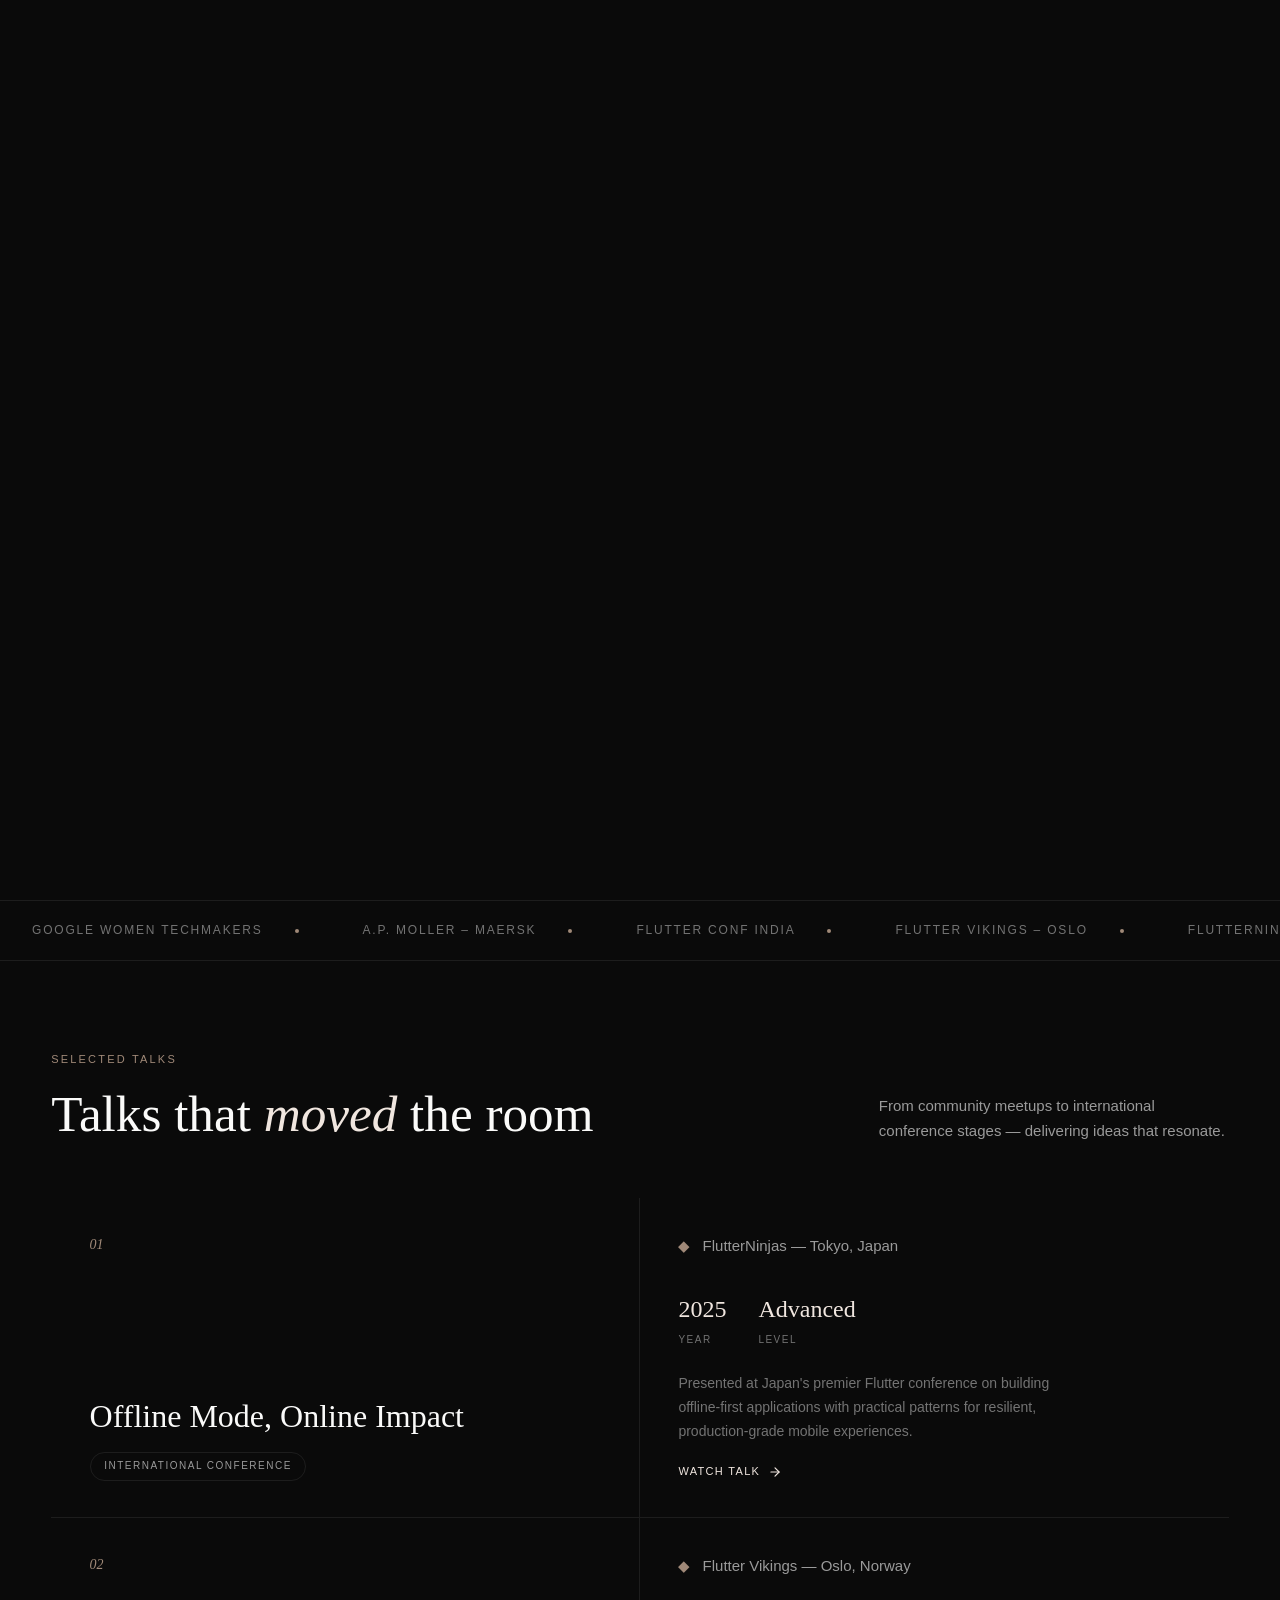
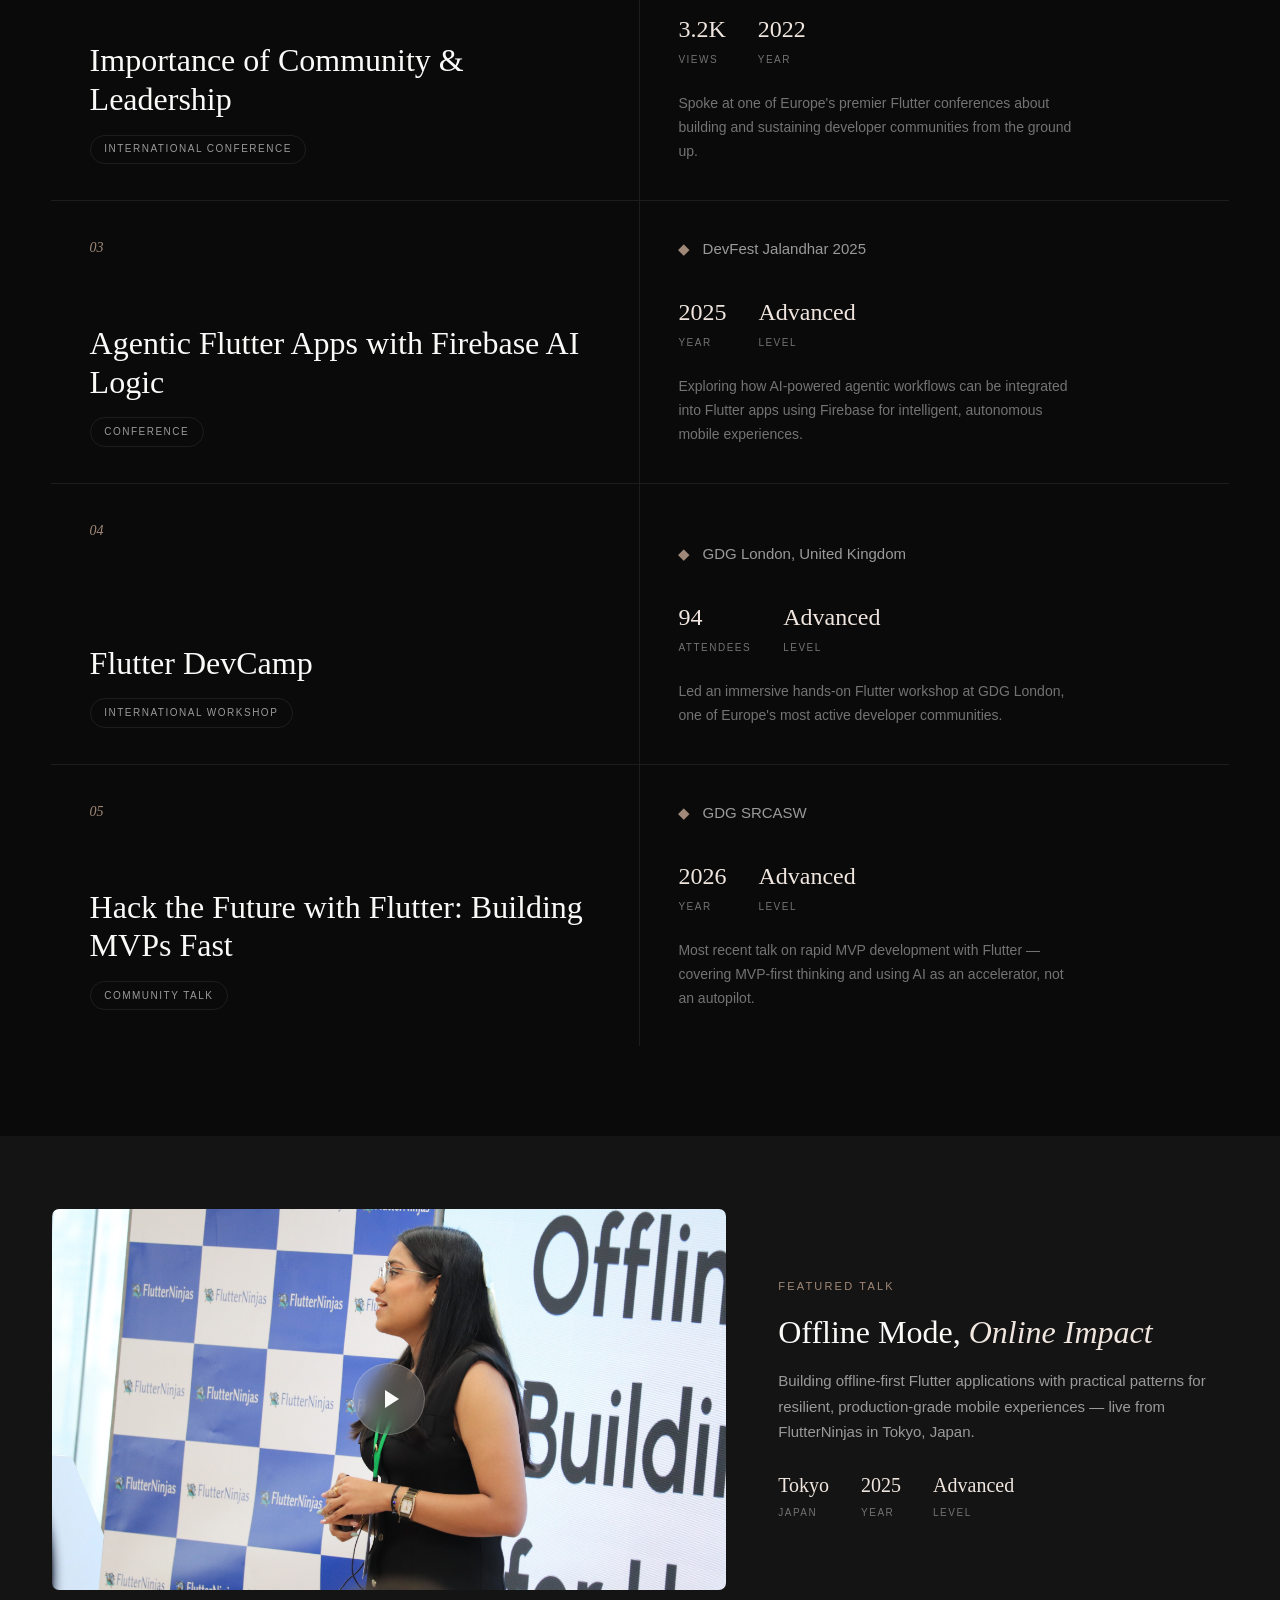
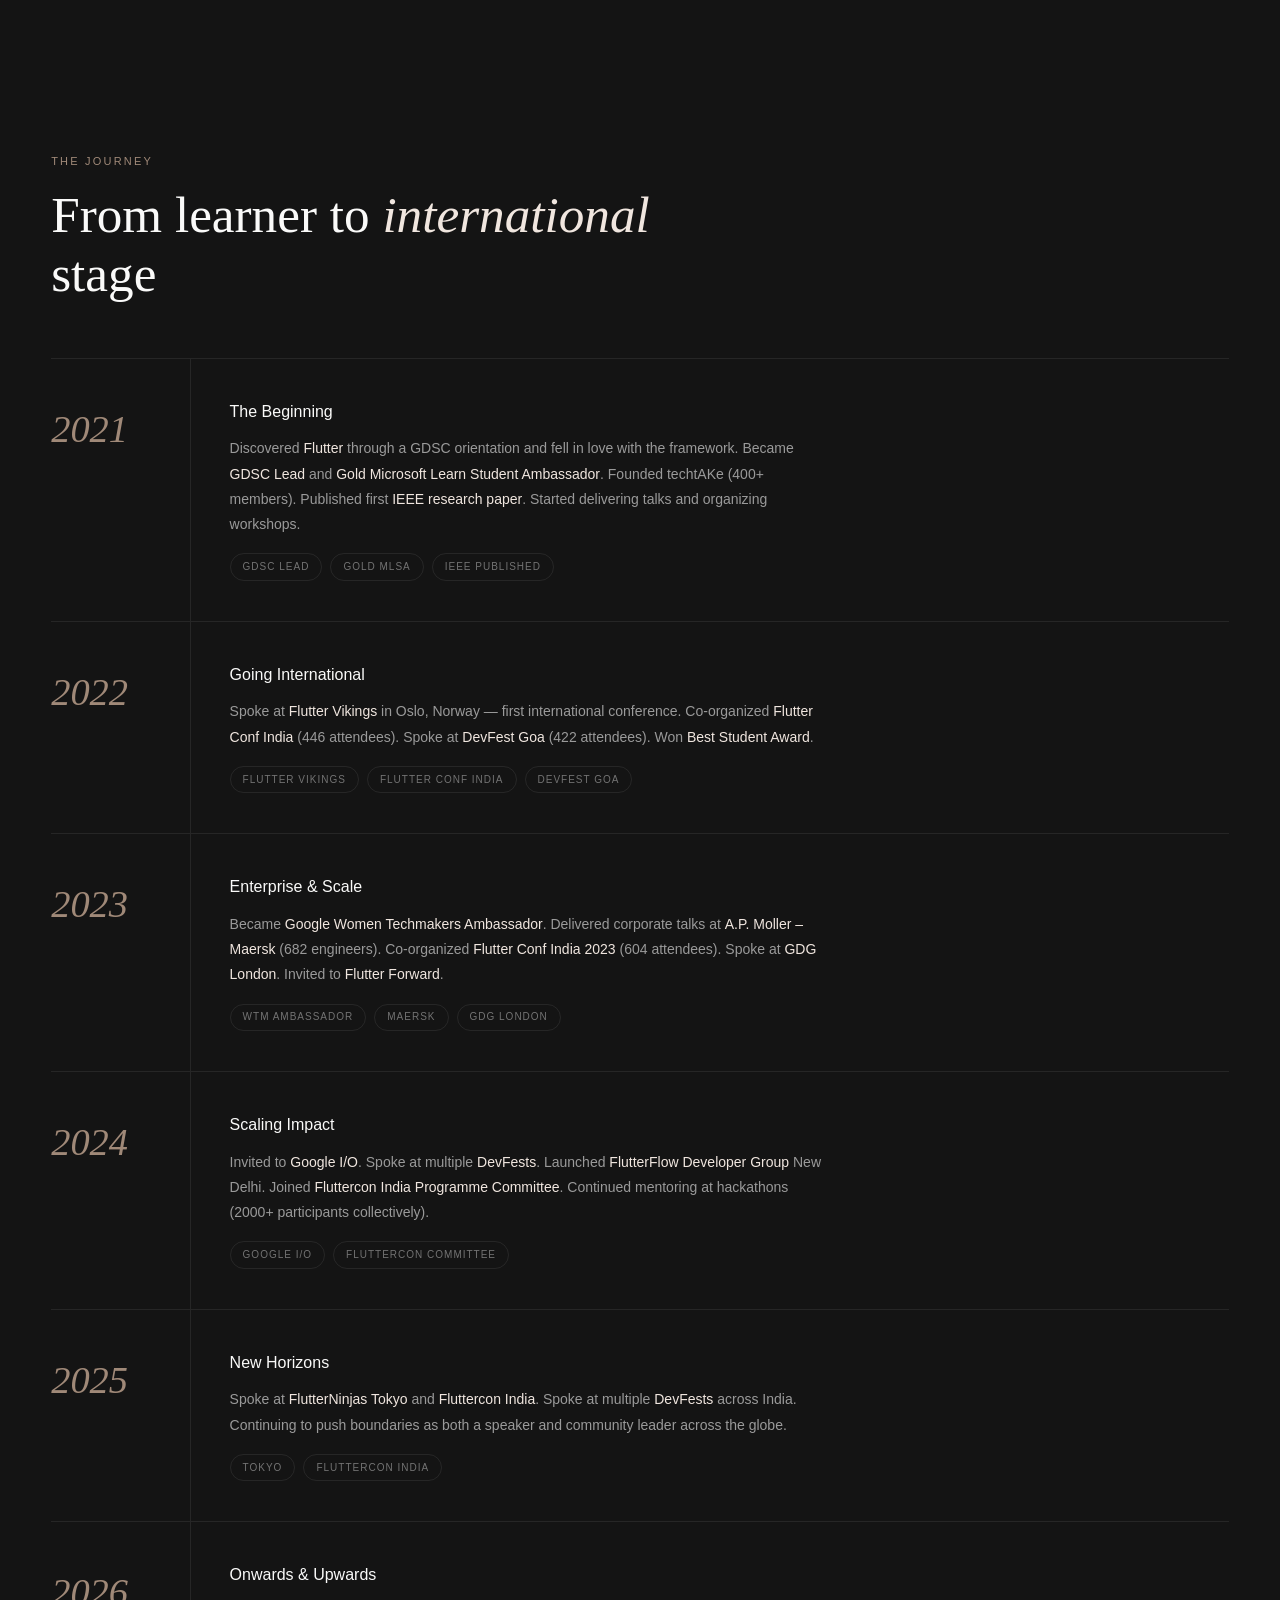
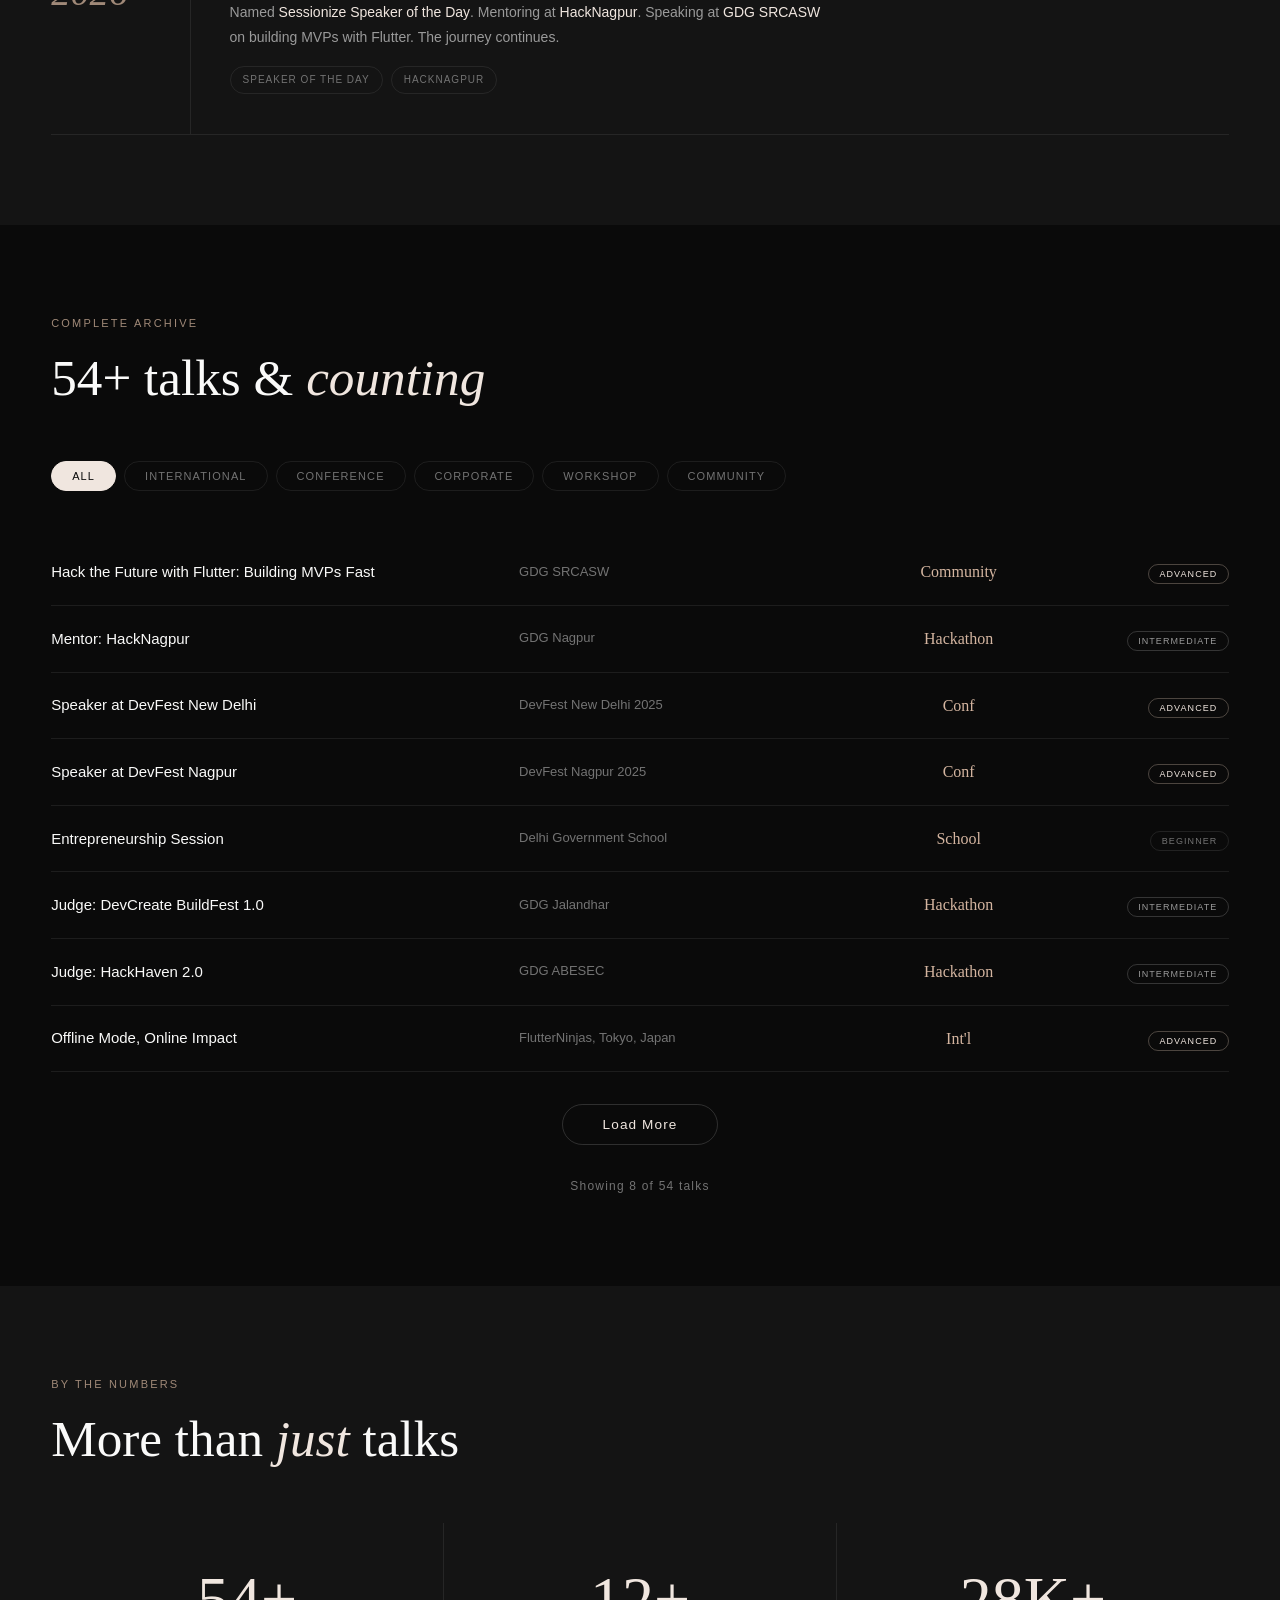
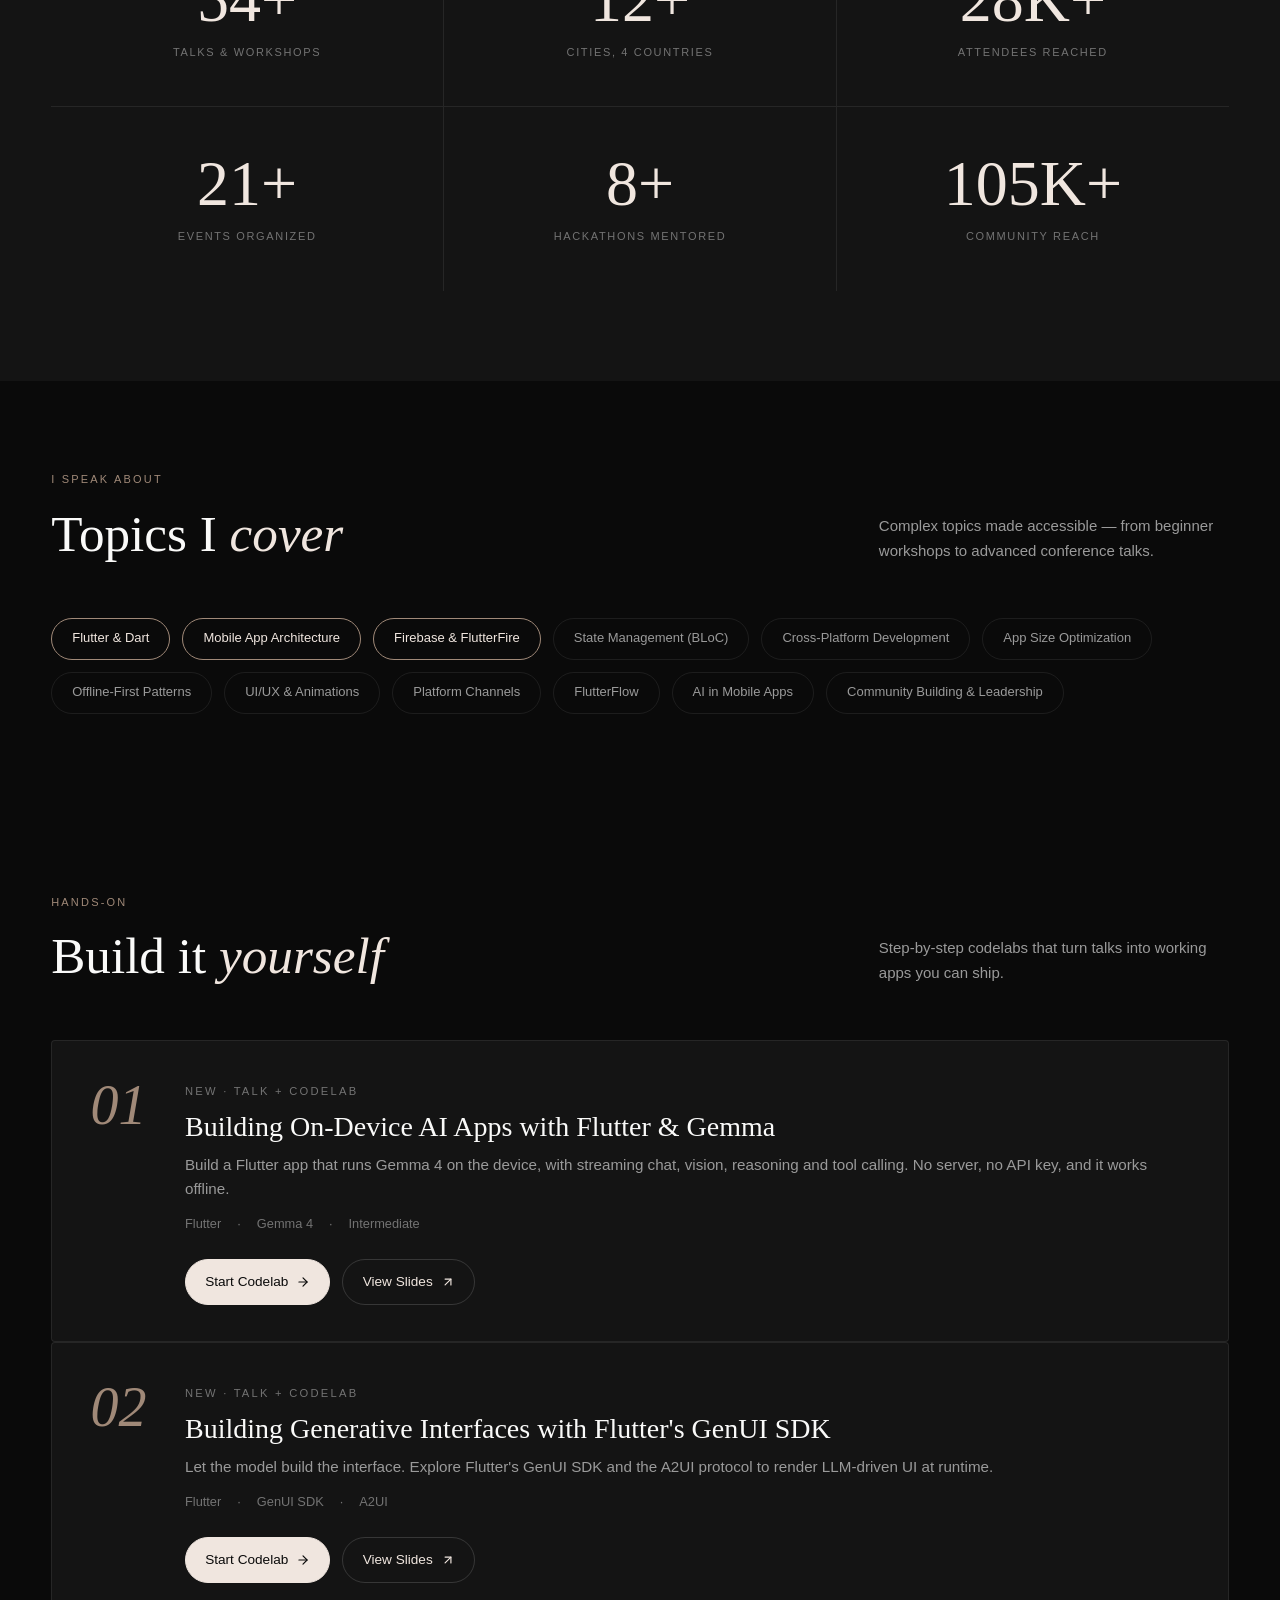
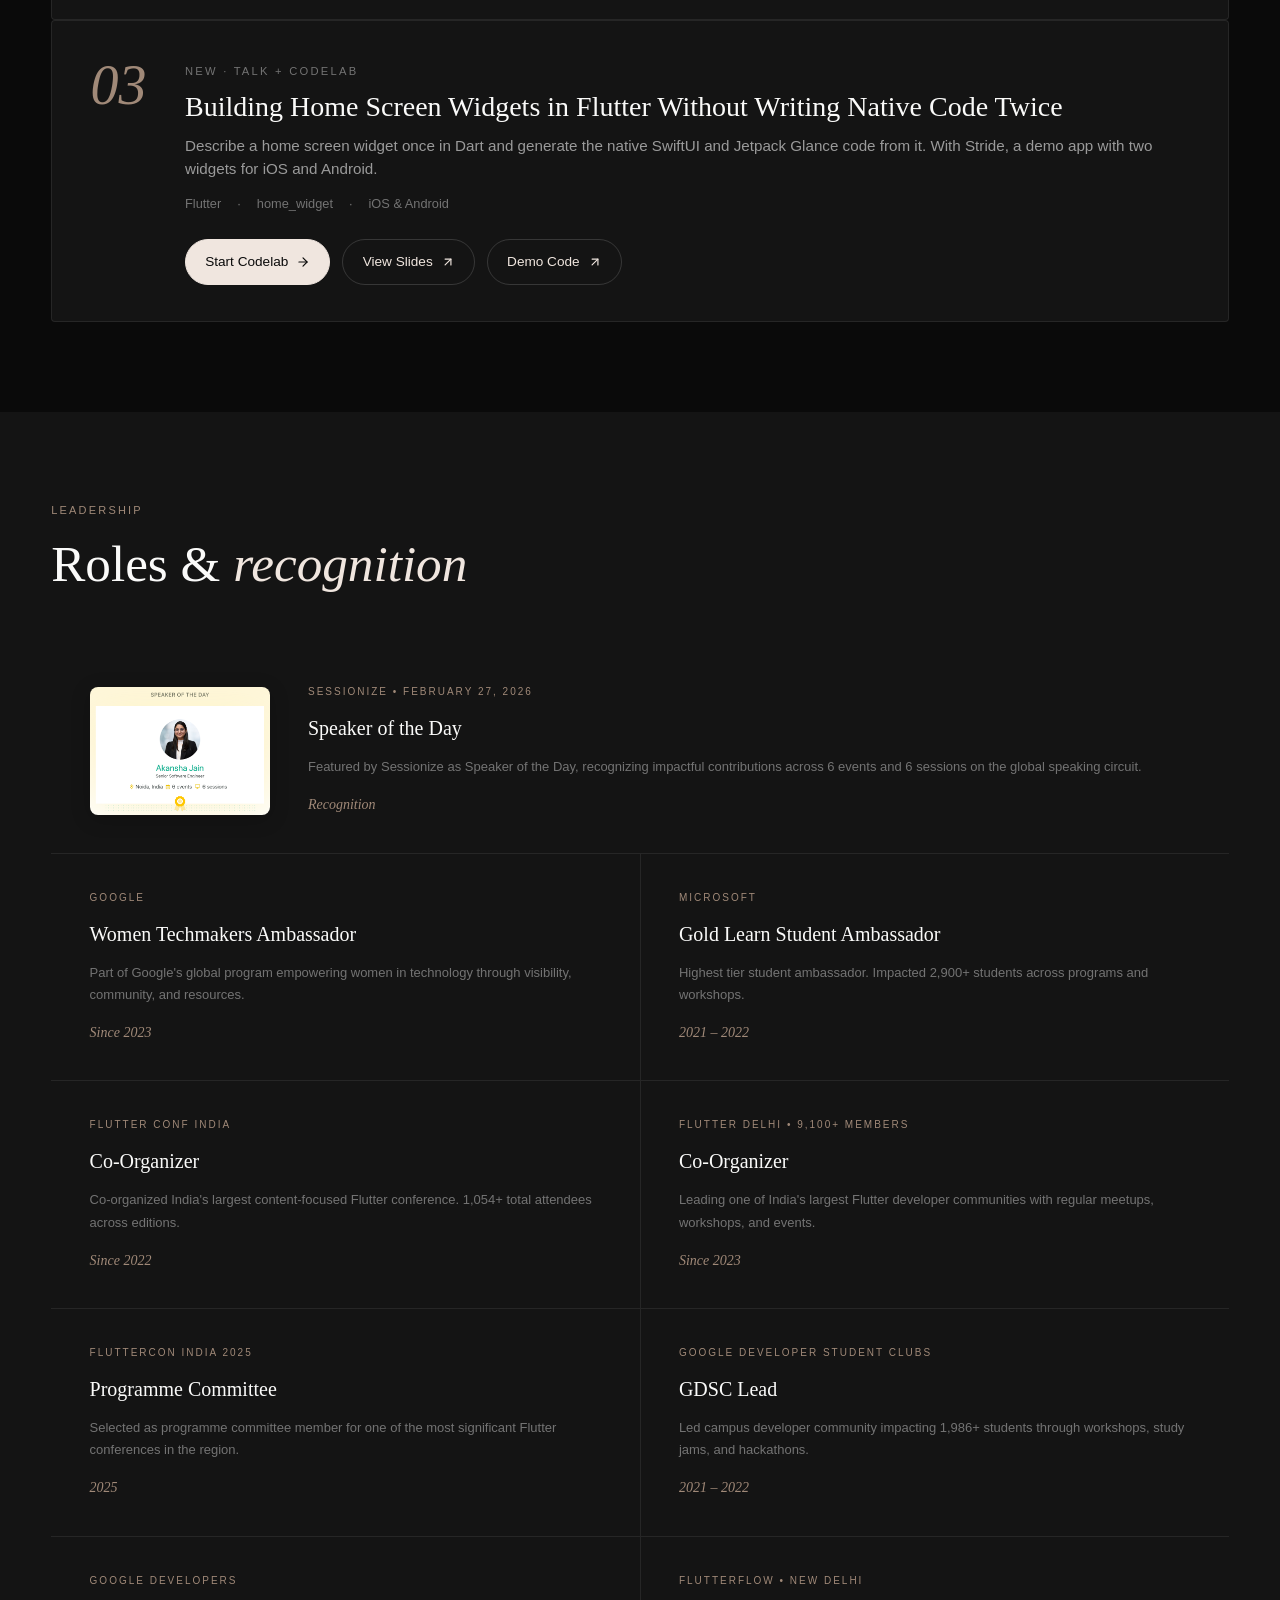
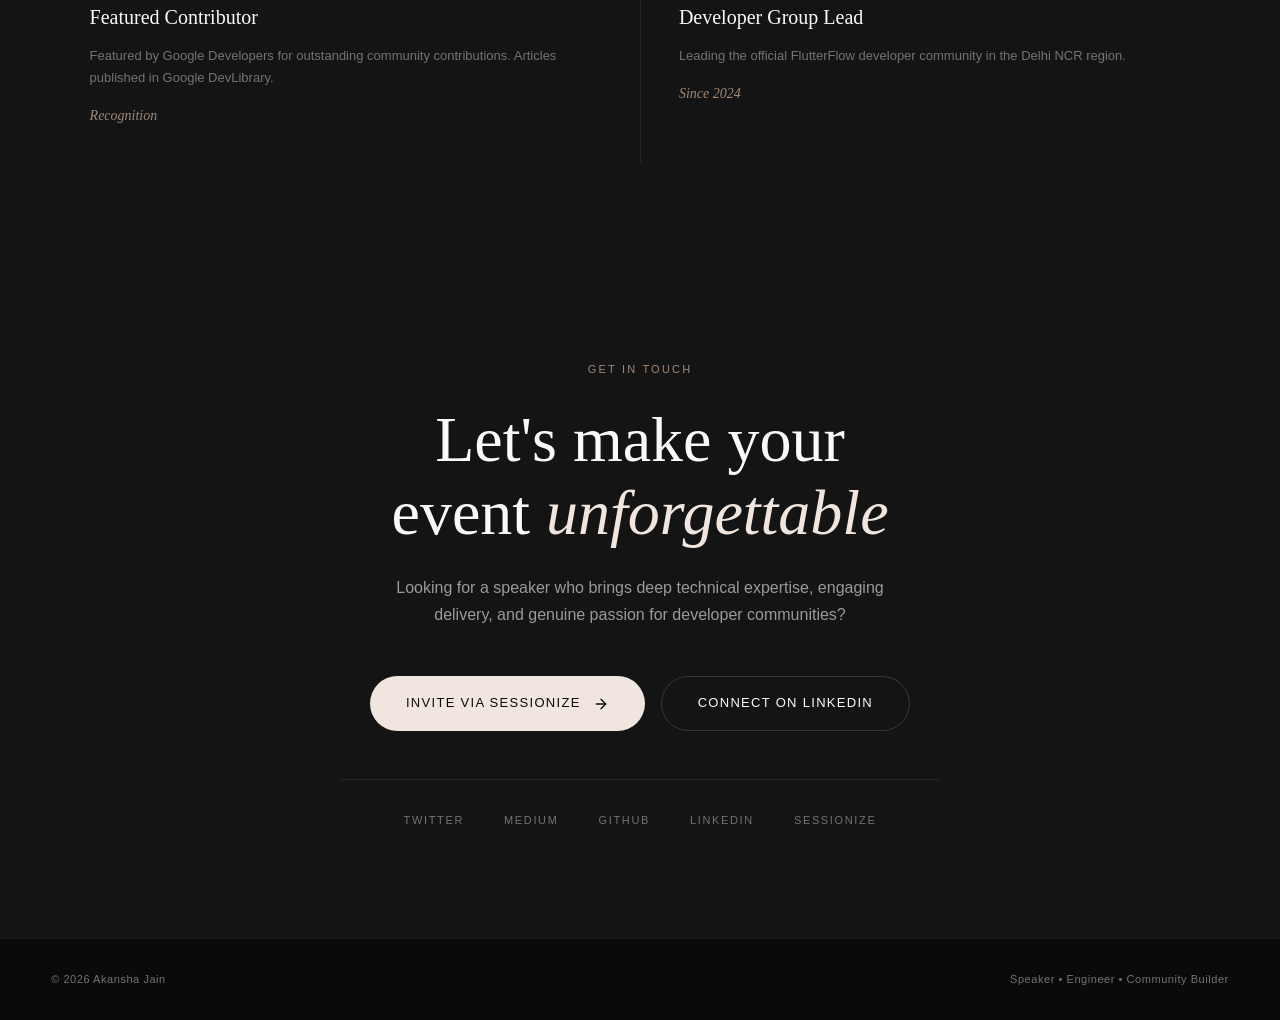
<file: index.html>
<!DOCTYPE html>
<html lang="en">
<head>
    <meta charset="UTF-8">
    <meta name="viewport" content="width=device-width, initial-scale=1.0">
    <title>Akansha Jain — Speaker & Community Builder</title>
    <meta name="description" content="Akansha Jain — 54+ talks, 28K+ attendees, international speaker across Europe & Asia. Flutter expert, Google Women Techmakers Ambassador, and community builder.">
    <meta name="keywords" content="Akansha Jain, Flutter speaker, tech speaker, conference speaker, mobile development, Google Women Techmakers, Flutter Delhi, community builder">
    <meta name="robots" content="index, follow">
    <meta name="theme-color" content="#0a0a0a">
    <meta name="referrer" content="strict-origin-when-downgrade">
    <meta http-equiv="Content-Security-Policy" content="default-src 'self'; script-src 'self' 'unsafe-inline'; style-src 'self' 'unsafe-inline' https://fonts.googleapis.com; font-src https://fonts.gstatic.com; img-src 'self' data:; connect-src 'self'; base-uri 'self'; form-action 'self';">
    <link rel="canonical" href="https://akanshajain.dev/">

    <!-- Open Graph / Social -->
    <meta property="og:type" content="website">
    <meta property="og:title" content="Akansha Jain — Speaker & Community Builder">
    <meta property="og:description" content="54+ talks | 28K+ attendees | International speaker across Europe & Asia | Flutter Expert | Google Women Techmakers Ambassador">
    <meta property="og:url" content="https://akanshajain.dev/">
    <meta property="og:image" content="https://akanshajain.dev/og-image.png">
    <meta property="og:image:width" content="1200">
    <meta property="og:image:height" content="630">
    <meta property="og:image:alt" content="Akansha Jain — Speaker & Community Builder | 54+ talks across 4 countries">
    <meta property="og:locale" content="en_US">
    <meta property="og:site_name" content="Akansha Jain">

    <!-- Twitter -->
    <meta name="twitter:card" content="summary_large_image">
    <meta name="twitter:title" content="Akansha Jain — Speaker & Community Builder">
    <meta name="twitter:description" content="54+ talks | 28K+ attendees | International speaker across Europe & Asia">
    <meta name="twitter:creator" content="@Akansha2001">
    <meta name="twitter:image" content="https://akanshajain.dev/og-image.png">
    <meta name="twitter:image:alt" content="Akansha Jain — Speaker & Community Builder | 54+ talks across 4 countries">

    <link rel="icon" type="image/svg+xml" href="favicon.svg">
    <link rel="preconnect" href="https://fonts.googleapis.com">
    <link rel="preconnect" href="https://fonts.gstatic.com" crossorigin>
    <link href="https://fonts.googleapis.com/css2?family=DM+Sans:ital,opsz,wght@0,9..40,300;0,9..40,400;0,9..40,500;1,9..40,300;1,9..40,400&family=Playfair+Display:ital,wght@0,400;0,500;0,600;0,700;1,400;1,500&display=swap" rel="stylesheet">

    <style>
        :root {
            --black: #0a0a0a;
            --dark: #141414;
            --dark-2: #1a1a1a;
            --dark-3: #222222;
            --cream: #f0e6df;
            --cream-light: #f7f0eb;
            --warm: #d4b5a0;
            --warm-muted: #a08978;
            --text: #fafaf9;
            --text-secondary: #9a9a9a;
            --text-muted: #737373;
            --accent: #e8cdb8;
            --line: rgba(255, 255, 255, 0.08);
            --line-hover: rgba(255, 255, 255, 0.15);
        }

        * {
            margin: 0;
            padding: 0;
            box-sizing: border-box;
        }

        img {
            max-width: 100%;
            height: auto;
        }

        .skip-to-content {
            position: absolute;
            top: -100%;
            left: 1rem;
            padding: 0.75rem 1.5rem;
            background: var(--cream);
            color: var(--black);
            border-radius: 4px;
            font-size: 0.875rem;
            z-index: 200;
            text-decoration: none;
        }

        .skip-to-content:focus {
            top: 1rem;
        }

        html {
            scroll-behavior: smooth;
            font-size: 16px;
            scroll-padding-top: 80px;
        }

        body::before {
            content: '';
            position: fixed;
            top: 0;
            left: 0;
            width: 100%;
            height: 100%;
            pointer-events: none;
            z-index: 99;
            opacity: 0.035;
            background-image: url("data:image/svg+xml,%3Csvg viewBox='0 0 256 256' xmlns='http://www.w3.org/2000/svg'%3E%3Cfilter id='noise'%3E%3CfeTurbulence type='fractalNoise' baseFrequency='0.9' numOctaves='4' stitchTiles='stitch'/%3E%3C/filter%3E%3Crect width='100%25' height='100%25' filter='url(%23noise)'/%3E%3C/svg%3E");
            background-repeat: repeat;
            background-size: 128px 128px;
        }

        .scroll-progress {
            position: fixed;
            top: 0;
            left: 0;
            height: 2px;
            width: 0%;
            background: linear-gradient(90deg, var(--cream), var(--warm-muted));
            z-index: 101;
            transition: width 0.1s linear;
        }

        body {
            font-family: 'DM Sans', -apple-system, BlinkMacSystemFont, sans-serif;
            background: var(--black);
            color: var(--text);
            line-height: 1.6;
            overflow-x: hidden;
            -webkit-font-smoothing: antialiased;
            -moz-osx-font-smoothing: grayscale;
        }

        ::selection {
            background: var(--warm);
            color: var(--black);
        }

        /* ---- HELLO SPLASH ---- */
        .hello-splash {
            position: fixed;
            inset: 0;
            z-index: 9999;
            background: var(--black);
            display: flex;
            align-items: center;
            justify-content: center;
            transition: opacity 0.8s cubic-bezier(0.22, 1, 0.36, 1),
                        visibility 0.8s;
        }

        .hello-splash.hidden {
            opacity: 0;
            visibility: hidden;
            pointer-events: none;
        }

        .hello-word {
            font-family: 'Playfair Display', serif;
            font-size: clamp(2.5rem, 10vw, 8rem);
            font-weight: 400;
            font-style: italic;
            color: var(--cream);
            position: absolute;
            opacity: 0;
            transform: translateY(20px) scale(0.96);
            transition: opacity 0.5s cubic-bezier(0.22, 1, 0.36, 1),
                        transform 0.5s cubic-bezier(0.22, 1, 0.36, 1);
            white-space: nowrap;
            padding: 0 1rem;
        }

        .hello-word.active {
            opacity: 1;
            transform: translateY(0) scale(1);
        }

        .hello-word.fading {
            opacity: 0;
            transform: translateY(-20px) scale(0.96);
        }

        /* ---- CURSOR FOLLOWER ---- */
        .cursor-glow {
            position: fixed;
            width: 300px;
            height: 300px;
            border-radius: 50%;
            background: radial-gradient(circle, rgba(228, 205, 184, 0.04) 0%, transparent 70%);
            pointer-events: none;
            z-index: 1;
            transform: translate(-50%, -50%);
            transition: transform 0.1s ease;
            will-change: transform;
        }

        /* ---- NAVIGATION ---- */
        nav {
            position: fixed;
            top: 0;
            width: 100%;
            z-index: 100;
            padding: 0 clamp(1.5rem, 4vw, 4rem);
            transition: background 0.4s;
        }

        nav.scrolled {
            background: rgba(10, 10, 10, 0.9);
            backdrop-filter: blur(30px);
            -webkit-backdrop-filter: blur(30px);
        }

        .nav-inner {
            display: flex;
            justify-content: space-between;
            align-items: center;
            height: 72px;
            border-bottom: 1px solid var(--line);
        }

        .nav-logo {
            font-family: 'DM Sans', sans-serif;
            font-size: 0.8125rem;
            font-weight: 500;
            letter-spacing: 0.15em;
            text-transform: uppercase;
            color: var(--text);
            text-decoration: none;
        }

        .nav-links {
            display: flex;
            align-items: center;
            gap: 2.5rem;
            list-style: none;
        }

        .nav-links a {
            font-size: 0.8125rem;
            font-weight: 400;
            letter-spacing: 0.05em;
            color: var(--text-secondary);
            text-decoration: none;
            text-transform: uppercase;
            transition: color 0.3s;
            position: relative;
        }

        .nav-links a:hover {
            color: var(--text);
        }

        .nav-links a::after {
            content: '';
            position: absolute;
            left: 0;
            bottom: -2px;
            width: 0;
            height: 1px;
            background: var(--cream);
            transition: width 0.4s cubic-bezier(0.22, 1, 0.36, 1);
        }

        .nav-links a:hover::after {
            width: 100%;
        }

        .nav-cta-btn {
            font-size: 0.75rem !important;
            letter-spacing: 0.15em !important;
            padding: 0.6rem 1.5rem;
            border: 1px solid var(--line-hover);
            border-radius: 100px;
            transition: all 0.4s cubic-bezier(0.22, 1, 0.36, 1) !important;
        }

        .nav-cta-btn:hover {
            background: var(--cream) !important;
            color: var(--black) !important;
            border-color: var(--cream) !important;
        }

        .nav-cta-btn::after {
            display: none !important;
        }

        .hamburger {
            display: none;
            background: none;
            border: none;
            cursor: pointer;
            padding: 8px;
        }

        .hamburger span {
            display: block;
            width: 22px;
            height: 1px;
            background: var(--text);
            margin: 6px 0;
            transition: all 0.3s;
        }

        /* ---- HERO ---- */
        .hero {
            min-height: 100vh;
            display: flex;
            flex-direction: column;
            justify-content: center;
            padding: clamp(6rem, 12vh, 10rem) clamp(1.5rem, 4vw, 4rem) clamp(3rem, 6vh, 5rem);
            position: relative;
        }

        .hero-headshot {
            position: absolute;
            right: clamp(2rem, 6vw, 8rem);
            top: 50%;
            transform: translateY(-50%);
            width: clamp(180px, 18vw, 280px);
            height: clamp(240px, 24vw, 380px);
            border-radius: 200px;
            overflow: hidden;
            opacity: 0;
            z-index: 2;
        }

        .hero-animate .hero-headshot {
            animation: headshotReveal 1.2s cubic-bezier(0.22, 1, 0.36, 1) 0.6s forwards;
        }

        .hero-headshot::before {
            content: '';
            position: absolute;
            inset: -1px;
            border-radius: 200px;
            border: 1px solid var(--line-hover);
            z-index: 1;
            transition: border-color 0.6s;
        }

        .hero-headshot:hover::before {
            border-color: var(--warm-muted);
        }

        .hero-headshot::after {
            content: '';
            position: absolute;
            inset: -20px;
            border-radius: 200px;
            background: radial-gradient(ellipse at center, rgba(228, 205, 184, 0.06) 0%, transparent 70%);
            z-index: 0;
            animation: headshotGlow 4s ease-in-out infinite alternate;
        }

        .hero-headshot img {
            width: 100%;
            height: 100%;
            object-fit: cover;
            object-position: center top;
            filter: grayscale(20%) contrast(1.05);
            transition: filter 0.6s, transform 0.6s cubic-bezier(0.22, 1, 0.36, 1);
            position: relative;
            z-index: 1;
        }

        .hero-headshot:hover img {
            filter: grayscale(0%) contrast(1);
            transform: scale(1.03);
        }

        @keyframes headshotReveal {
            from {
                opacity: 0;
                transform: translateY(-48%) scale(0.95);
            }
            to {
                opacity: 1;
                transform: translateY(-50%) scale(1);
            }
        }

        @keyframes headshotGlow {
            from { opacity: 0.5; }
            to { opacity: 1; }
        }

        .hero-overline {
            font-size: 0.75rem;
            letter-spacing: 0.2em;
            text-transform: uppercase;
            color: var(--warm-muted);
            margin-bottom: 2rem;
            opacity: 0;
            transform: translateY(20px);
        }

        .hero-animate .hero-overline {
            animation: revealUp 0.8s cubic-bezier(0.22, 1, 0.36, 1) 0.1s forwards;
        }

        .hero-title {
            font-family: 'Playfair Display', serif;
            font-size: clamp(3rem, 8vw, 8rem);
            font-weight: 400;
            line-height: 1.05;
            letter-spacing: -0.02em;
            margin-bottom: 2.5rem;
            max-width: 1100px;
        }

        .hero-title .line {
            display: block;
            overflow: hidden;
        }

        .hero-title .line-inner {
            display: block;
            opacity: 0;
            transform: translateY(100%);
        }

        .hero-animate .hero-title .line:nth-child(1) .line-inner {
            animation: revealLine 1s cubic-bezier(0.22, 1, 0.36, 1) 0.2s forwards;
        }
        .hero-animate .hero-title .line:nth-child(2) .line-inner {
            animation: revealLine 1s cubic-bezier(0.22, 1, 0.36, 1) 0.55s forwards;
        }
        .hero-animate .hero-title .line:nth-child(3) .line-inner {
            animation: revealLine 1s cubic-bezier(0.22, 1, 0.36, 1) 0.9s forwards;
        }

        .hero-title em {
            font-style: italic;
            color: var(--cream);
        }

        .hero-bottom {
            display: flex;
            justify-content: space-between;
            align-items: flex-end;
            margin-top: auto;
            padding-top: 4rem;
            opacity: 0;
        }

        .hero-animate .hero-bottom {
            animation: fadeIn 1s ease 1.2s forwards;
        }

        .hero-description {
            font-size: clamp(0.9rem, 1.2vw, 1.0625rem);
            color: var(--text-secondary);
            max-width: 420px;
            line-height: 1.7;
            font-weight: 300;
        }

        .hero-cta {
            display: inline-flex;
            align-items: center;
            gap: 0.75rem;
            padding: 0.9rem 2rem;
            background: var(--cream);
            color: var(--black);
            text-decoration: none;
            font-size: 0.8125rem;
            font-weight: 500;
            letter-spacing: 0.1em;
            text-transform: uppercase;
            border-radius: 100px;
            margin-top: 1.5rem;
            transition: all 0.4s cubic-bezier(0.22, 1, 0.36, 1);
        }

        .hero-cta:hover {
            background: var(--text);
            transform: translateY(-2px);
            box-shadow: 0 20px 60px rgba(228, 205, 184, 0.15);
        }

        .hero-cta svg {
            transition: transform 0.3s;
        }

        .hero-cta:hover svg {
            transform: translateX(4px);
        }

        .hero-stats-row {
            display: flex;
            gap: clamp(2rem, 4vw, 4rem);
        }

        .hero-stat {
            text-align: right;
        }

        .hero-stat-number {
            font-family: 'Playfair Display', serif;
            font-size: clamp(2rem, 4vw, 3.5rem);
            font-weight: 400;
            color: var(--cream);
            line-height: 1;
        }

        .hero-stat-label {
            font-size: 0.6875rem;
            letter-spacing: 0.15em;
            text-transform: uppercase;
            color: var(--text-muted);
            margin-top: 0.5rem;
        }

        .scroll-indicator {
            position: absolute;
            bottom: 2rem;
            left: 50%;
            transform: translateX(-50%);
            display: flex;
            flex-direction: column;
            align-items: center;
            gap: 0.5rem;
            opacity: 0;
        }

        .hero-animate .scroll-indicator {
            animation: fadeIn 1s ease 1.8s forwards;
        }

        .scroll-indicator span {
            font-size: 0.625rem;
            letter-spacing: 0.2em;
            text-transform: uppercase;
            color: var(--text-muted);
        }

        .scroll-line {
            width: 1px;
            height: 40px;
            background: var(--line);
            position: relative;
            overflow: hidden;
        }

        .scroll-line::after {
            content: '';
            position: absolute;
            top: -100%;
            left: 0;
            width: 100%;
            height: 100%;
            background: var(--cream);
            animation: scrollDown 2s ease-in-out infinite;
        }

        @keyframes scrollDown {
            0% { top: -100%; }
            100% { top: 100%; }
        }

        /* ---- MARQUEE ---- */
        .marquee-section {
            border-top: 1px solid var(--line);
            border-bottom: 1px solid var(--line);
            padding: 1.25rem 0;
            overflow: hidden;
            position: relative;
        }

        .marquee-track {
            display: flex;
            animation: marquee 30s linear infinite;
            width: max-content;
        }

        .marquee-item {
            display: flex;
            align-items: center;
            gap: 2rem;
            padding: 0 2rem;
            white-space: nowrap;
        }

        .marquee-item span {
            font-size: 0.75rem;
            letter-spacing: 0.15em;
            text-transform: uppercase;
            color: var(--text-muted);
            font-weight: 400;
        }

        .marquee-dot {
            width: 4px;
            height: 4px;
            border-radius: 50%;
            background: var(--warm-muted);
        }

        @keyframes marquee {
            0% { transform: translateX(0); }
            100% { transform: translateX(-50%); }
        }

        /* ---- SECTIONS SHARED ---- */
        section {
            padding: clamp(5rem, 10vh, 8rem) clamp(1.5rem, 4vw, 4rem);
        }

        .section-inner {
            max-width: 1200px;
            margin: 0 auto;
        }

        .section-header {
            display: flex;
            justify-content: space-between;
            align-items: flex-end;
            margin-bottom: clamp(3rem, 6vh, 5rem);
            gap: 2rem;
        }

        .section-label {
            font-size: 0.6875rem;
            letter-spacing: 0.2em;
            text-transform: uppercase;
            color: var(--warm-muted);
            margin-bottom: 1rem;
        }

        .section-title {
            font-family: 'Playfair Display', serif;
            font-size: clamp(2rem, 4vw, 3.5rem);
            font-weight: 400;
            line-height: 1.15;
            max-width: 600px;
        }

        .section-title em {
            font-style: italic;
            color: var(--cream);
        }

        .section-desc {
            font-size: 0.9375rem;
            color: var(--text-secondary);
            max-width: 350px;
            line-height: 1.7;
            font-weight: 300;
        }

        /* ---- SPEAKER OF THE DAY (in roles grid) ---- */
        .role-highlight {
            grid-column: 1 / -1;
            background: var(--dark);
            padding: clamp(2rem, 4vh, 3rem) clamp(1.5rem, 3vw, 2.5rem);
            display: flex;
            align-items: center;
            gap: clamp(1.5rem, 3vw, 2.5rem);
            transition: background 0.4s;
        }

        .role-highlight:hover {
            background: var(--dark-2);
        }

        .role-highlight-img {
            flex-shrink: 0;
            width: 180px;
            border-radius: 8px;
            overflow: hidden;
            box-shadow: 0 4px 20px rgba(0, 0, 0, 0.2);
        }

        .role-highlight-img img {
            width: 100%;
            display: block;
        }

        .role-highlight-content {
            flex: 1;
        }

        @media (max-width: 600px) {
            .role-highlight {
                flex-direction: column;
            }

            .role-highlight-img {
                width: 200px;
            }
        }

        /* ---- FEATURED TALKS ---- */
        .featured {
            background: var(--black);
        }

        .featured-grid {
            display: grid;
            gap: 1px;
            background: var(--line);
        }

        .featured-item {
            display: grid;
            grid-template-columns: 1fr 1fr;
            background: var(--black);
            transition: background 0.5s cubic-bezier(0.22, 1, 0.36, 1);
            cursor: default;
            position: relative;
            overflow: hidden;
        }

        .featured-item:hover {
            background: var(--dark);
        }

        .featured-item-left {
            padding: clamp(2rem, 4vh, 3.5rem) clamp(1.5rem, 3vw, 3rem);
            display: flex;
            flex-direction: column;
            justify-content: space-between;
            border-right: 1px solid var(--line);
            min-height: 280px;
        }

        .featured-number {
            font-family: 'Playfair Display', serif;
            font-size: 0.875rem;
            color: var(--warm-muted);
            font-style: italic;
        }

        .featured-talk-title {
            font-family: 'Playfair Display', serif;
            font-size: clamp(1.5rem, 2.5vw, 2.25rem);
            font-weight: 400;
            line-height: 1.2;
            margin: 1rem 0;
            transition: color 0.3s;
        }

        .featured-item:hover .featured-talk-title {
            color: var(--cream);
        }

        .featured-tag {
            display: inline-block;
            font-size: 0.625rem;
            letter-spacing: 0.15em;
            text-transform: uppercase;
            padding: 0.35rem 0.85rem;
            border: 1px solid var(--line);
            border-radius: 100px;
            color: var(--text-secondary);
            width: fit-content;
        }

        .featured-item-right {
            padding: clamp(2rem, 4vh, 3.5rem) clamp(1.5rem, 3vw, 3rem);
            display: flex;
            flex-direction: column;
            justify-content: flex-end;
        }

        .featured-venue {
            font-size: 0.9375rem;
            color: var(--text-secondary);
            font-weight: 300;
            margin-bottom: 0.5rem;
        }

        .featured-venue-flag {
            color: var(--warm-muted);
            margin-right: 0.5rem;
        }

        .featured-meta {
            display: flex;
            gap: 2rem;
            margin-top: 1.5rem;
            flex-wrap: wrap;
        }

        .featured-meta-item {
            display: flex;
            flex-direction: column;
        }

        .featured-meta-value {
            font-family: 'Playfair Display', serif;
            font-size: 1.5rem;
            color: var(--cream);
        }

        .featured-meta-label {
            font-size: 0.625rem;
            letter-spacing: 0.15em;
            text-transform: uppercase;
            color: var(--text-muted);
            margin-top: 0.25rem;
        }

        .featured-description {
            font-size: 0.875rem;
            color: var(--text-muted);
            line-height: 1.7;
            margin-top: 1.5rem;
            max-width: 400px;
            font-weight: 300;
        }

        .featured-link {
            display: inline-flex;
            align-items: center;
            gap: 0.5rem;
            font-size: 0.6875rem;
            letter-spacing: 0.12em;
            text-transform: uppercase;
            color: var(--cream);
            text-decoration: none;
            margin-top: 1.25rem;
            transition: all 0.3s;
        }

        .featured-link:hover {
            color: var(--text);
            gap: 0.75rem;
        }

        .featured-link svg {
            transition: transform 0.3s;
        }

        .featured-link:hover svg {
            transform: translateX(3px);
        }

        /* Video embed section */
        .video-highlight {
            background: var(--dark);
            padding: clamp(4rem, 8vh, 6rem) clamp(1.5rem, 4vw, 4rem);
        }

        .video-inner {
            max-width: 1200px;
            margin: 0 auto;
            display: grid;
            grid-template-columns: 1.5fr 1fr;
            gap: clamp(2rem, 4vw, 4rem);
            align-items: center;
        }

        .video-wrapper {
            position: relative;
            width: 100%;
            padding-bottom: 56.25%;
            border-radius: 8px;
            overflow: hidden;
            border: 1px solid var(--line);
            background: #000;
            cursor: pointer;
        }

        .video-wrapper img {
            position: absolute;
            top: 0;
            left: 0;
            width: 100%;
            height: 100%;
            object-fit: cover;
            transition: opacity 0.4s, transform 0.6s cubic-bezier(0.22, 1, 0.36, 1);
        }

        .video-wrapper:hover img {
            transform: scale(1.03);
            opacity: 0.8;
        }

        .video-play-btn {
            position: absolute;
            top: 50%;
            left: 50%;
            transform: translate(-50%, -50%);
            width: 72px;
            height: 72px;
            border-radius: 50%;
            background: rgba(255, 255, 255, 0.15);
            backdrop-filter: blur(10px);
            -webkit-backdrop-filter: blur(10px);
            border: 1px solid rgba(255, 255, 255, 0.2);
            display: flex;
            align-items: center;
            justify-content: center;
            transition: all 0.4s cubic-bezier(0.22, 1, 0.36, 1);
            z-index: 2;
        }

        .video-wrapper:hover .video-play-btn {
            background: var(--cream);
            border-color: var(--cream);
            transform: translate(-50%, -50%) scale(1.1);
        }

        .video-play-btn svg {
            margin-left: 3px;
            color: var(--text);
            transition: color 0.3s;
        }

        .video-wrapper:hover .video-play-btn svg {
            color: var(--black);
        }

        .video-info {
            display: flex;
            flex-direction: column;
            gap: 1rem;
        }

        .video-label {
            font-size: 0.6875rem;
            letter-spacing: 0.2em;
            text-transform: uppercase;
            color: var(--warm-muted);
        }

        .video-title {
            font-family: 'Playfair Display', serif;
            font-size: clamp(1.5rem, 2.5vw, 2rem);
            font-weight: 400;
            line-height: 1.25;
        }

        .video-title em {
            font-style: italic;
            color: var(--cream);
        }

        .video-desc {
            font-size: 0.9375rem;
            color: var(--text-secondary);
            line-height: 1.7;
            font-weight: 300;
        }

        .video-stats {
            display: flex;
            gap: 2rem;
            margin-top: 0.5rem;
            flex-wrap: wrap;
        }

        .video-stat {
            display: flex;
            flex-direction: column;
        }

        .video-stat-value {
            font-family: 'Playfair Display', serif;
            font-size: 1.25rem;
            color: var(--cream);
        }

        .video-stat-label {
            font-size: 0.625rem;
            letter-spacing: 0.15em;
            text-transform: uppercase;
            color: var(--text-muted);
            margin-top: 0.25rem;
        }

        /* Decorative line that slides in on hover */
        .featured-item::after {
            content: '';
            position: absolute;
            bottom: 0;
            left: 0;
            width: 0;
            height: 1px;
            background: var(--cream);
            transition: width 0.8s cubic-bezier(0.22, 1, 0.36, 1);
        }

        .featured-item:hover::after {
            width: 100%;
        }

        /* ---- JOURNEY / TIMELINE ---- */
        .journey {
            background: var(--dark);
        }

        .timeline {
            position: relative;
        }

        .timeline-row {
            display: grid;
            grid-template-columns: 140px 1fr;
            gap: 0;
            border-top: 1px solid var(--line);
            transition: background 0.4s;
            cursor: default;
        }

        .timeline-row:last-child {
            border-bottom: 1px solid var(--line);
        }

        .timeline-row:hover {
            background: rgba(255, 255, 255, 0.02);
        }

        .timeline-year {
            font-family: 'Playfair Display', serif;
            font-size: clamp(1.5rem, 3vw, 2.5rem);
            font-style: italic;
            color: var(--warm-muted);
            padding: 2.5rem 0;
            border-right: 1px solid var(--line);
            display: flex;
            align-items: flex-start;
            transition: color 0.4s;
        }

        .timeline-row:hover .timeline-year {
            color: var(--cream);
        }

        .timeline-body {
            padding: 2.5rem clamp(1.5rem, 3vw, 3rem);
        }

        .timeline-headline {
            font-size: 1rem;
            font-weight: 500;
            margin-bottom: 0.75rem;
            color: var(--text);
        }

        .timeline-text {
            font-size: 0.875rem;
            color: var(--text-secondary);
            line-height: 1.8;
            font-weight: 300;
            max-width: 600px;
        }

        .timeline-text strong {
            color: var(--cream);
            font-weight: 400;
        }

        .timeline-badges {
            display: flex;
            flex-wrap: wrap;
            gap: 0.5rem;
            margin-top: 1rem;
        }

        .timeline-badge {
            font-size: 0.625rem;
            letter-spacing: 0.1em;
            text-transform: uppercase;
            padding: 0.3rem 0.75rem;
            border: 1px solid var(--line);
            border-radius: 100px;
            color: var(--text-muted);
        }

        /* ---- ALL TALKS ---- */
        .all-talks {
            background: var(--black);
        }

        .filter-row {
            display: flex;
            gap: 0.5rem;
            margin-bottom: 3rem;
            flex-wrap: wrap;
        }

        .filter-btn {
            font-family: 'DM Sans', sans-serif;
            font-size: 0.6875rem;
            letter-spacing: 0.1em;
            text-transform: uppercase;
            padding: 0.5rem 1.25rem;
            border: 1px solid var(--line);
            border-radius: 100px;
            background: transparent;
            color: var(--text-muted);
            cursor: pointer;
            transition: all 0.3s cubic-bezier(0.22, 1, 0.36, 1);
        }

        .filter-btn:hover {
            color: var(--text);
            border-color: var(--line-hover);
        }

        .filter-btn.active {
            background: var(--cream);
            color: var(--black);
            border-color: var(--cream);
        }

        .talks-list {
            display: flex;
            flex-direction: column;
        }

        .talk-row {
            display: grid;
            grid-template-columns: 2fr 1.5fr 0.75fr 0.75fr;
            gap: 1rem;
            align-items: center;
            padding: 1.25rem 0;
            border-bottom: 1px solid var(--line);
            transition: all 0.3s;
            cursor: default;
        }

        .talk-row:hover {
            padding-left: 1rem;
            background: rgba(255, 255, 255, 0.01);
        }

        .talk-row:hover .talk-name {
            color: var(--cream);
        }

        .talk-name {
            font-size: 0.9375rem;
            font-weight: 400;
            color: var(--text);
            transition: color 0.3s;
        }

        .talk-venue {
            font-size: 0.8125rem;
            color: var(--text-muted);
            font-weight: 300;
        }

        .talk-audience {
            font-family: 'Playfair Display', serif;
            font-size: 1rem;
            color: var(--warm);
            text-align: center;
        }

        .talk-level {
            text-align: right;
        }

        .level-pill {
            font-size: 0.5625rem;
            letter-spacing: 0.12em;
            text-transform: uppercase;
            padding: 0.25rem 0.65rem;
            border-radius: 100px;
            border: 1px solid;
        }

        .level-advanced {
            color: var(--cream);
            border-color: rgba(228, 205, 184, 0.3);
        }

        .level-intermediate {
            color: var(--text-secondary);
            border-color: rgba(154, 154, 154, 0.3);
        }

        .level-beginner {
            color: var(--text-muted);
            border-color: rgba(90, 90, 90, 0.3);
        }

        .talks-count {
            text-align: center;
            margin-top: 2rem;
            font-size: 0.75rem;
            color: var(--text-muted);
            letter-spacing: 0.1em;
        }

        .load-more-btn {
            display: block;
            margin: 2rem auto 0;
            padding: 0.75rem 2.5rem;
            background: transparent;
            color: var(--cream);
            border: 1px solid rgba(255,255,255,0.15);
            border-radius: 50px;
            font-family: var(--font-body);
            font-size: 0.85rem;
            letter-spacing: 0.08em;
            cursor: pointer;
            transition: all 0.3s ease;
        }

        .load-more-btn:hover {
            background: rgba(255,255,255,0.06);
            border-color: var(--accent);
            color: var(--accent);
        }

        .load-more-btn.hidden {
            display: none;
        }

        /* ---- IMPACT NUMBERS ---- */
        .impact {
            background: var(--dark);
        }

        .impact-grid {
            display: grid;
            grid-template-columns: repeat(3, 1fr);
            gap: 1px;
            background: var(--line);
        }

        .impact-cell {
            background: var(--dark);
            padding: clamp(2.5rem, 5vh, 4rem) clamp(1.5rem, 3vw, 3rem);
            text-align: center;
            transition: background 0.4s;
        }

        .impact-cell:hover {
            background: var(--dark-2);
        }

        .impact-number {
            font-family: 'Playfair Display', serif;
            font-size: clamp(2.5rem, 5vw, 4rem);
            font-weight: 400;
            color: var(--cream);
            line-height: 1;
            margin-bottom: 0.75rem;
        }

        .impact-label {
            font-size: 0.6875rem;
            letter-spacing: 0.15em;
            text-transform: uppercase;
            color: var(--text-muted);
            font-weight: 400;
        }

        /* ---- EXPERTISE (Topic Grid) ---- */
        .expertise {
            background: var(--black);
        }

        .topic-grid {
            display: flex;
            flex-wrap: wrap;
            gap: 0.75rem;
        }

        .topic-tag {
            padding: 0.6rem 1.25rem;
            border: 1px solid var(--line);
            border-radius: 100px;
            font-size: 0.8125rem;
            font-weight: 400;
            color: var(--text-secondary);
            cursor: default;
            transition: all 0.4s cubic-bezier(0.22, 1, 0.36, 1);
        }

        .topic-tag:hover {
            color: var(--black);
            background: var(--cream);
            border-color: var(--cream);
            transform: translateY(-2px);
        }

        .topic-tag.primary {
            border-color: var(--warm-muted);
            color: var(--cream);
        }

        /* ---- CODELABS ---- */
        .codelabs {
            background: var(--black);
        }

        .codelab-card {
            display: grid;
            grid-template-columns: auto 1fr;
            align-items: start;
            gap: clamp(1.5rem, 3vw, 2.5rem);
            padding: clamp(2rem, 4vh, 2.75rem) clamp(1.5rem, 3vw, 2.5rem);
            background: var(--dark);
            border: 1px solid var(--line);
            border-radius: 4px;
            transition: border-color 0.4s cubic-bezier(0.22, 1, 0.36, 1), background 0.4s cubic-bezier(0.22, 1, 0.36, 1);
        }

        .codelab-card:hover {
            border-color: var(--warm-muted);
            background: var(--dark-2);
        }

        .codelab-card-num {
            font-family: var(--font-serif, 'Fraunces', serif);
            font-size: clamp(2.5rem, 5vw, 3.5rem);
            font-weight: 300;
            color: var(--warm-muted);
            line-height: 1;
            font-style: italic;
        }

        .codelab-card-body {
            min-width: 0;
        }

        .codelab-card-tag {
            display: inline-block;
            font-size: 0.7rem;
            letter-spacing: 0.2em;
            text-transform: uppercase;
            color: var(--text-muted);
            margin-bottom: 0.5rem;
        }

        .codelab-card-title {
            font-family: var(--font-serif, 'Fraunces', serif);
            font-size: clamp(1.4rem, 2.5vw, 1.75rem);
            font-weight: 400;
            line-height: 1.25;
            color: var(--text);
            margin-bottom: 0.6rem;
        }

        .codelab-card-desc {
            font-size: 0.95rem;
            line-height: 1.55;
            color: var(--text-secondary);
        }

        .codelab-card-meta {
            display: flex;
            gap: 1rem;
            margin-top: 0.85rem;
            font-size: 0.8rem;
            color: var(--text-muted);
        }

        .codelab-card-actions {
            display: flex;
            flex-wrap: wrap;
            gap: 0.75rem;
            margin-top: 1.5rem;
        }

        .codelab-action {
            display: inline-flex;
            align-items: center;
            gap: 0.5rem;
            padding: 0.7rem 1.2rem;
            font-size: 0.85rem;
            font-weight: 500;
            text-decoration: none;
            border-radius: 999px;
            border: 1px solid var(--line-hover);
            color: var(--cream);
            transition: border-color 0.3s ease, background 0.3s ease, transform 0.3s ease;
        }

        .codelab-action:hover {
            border-color: var(--warm);
            background: rgba(232, 205, 184, 0.06);
            transform: translateX(2px);
        }

        .codelab-action.primary {
            background: var(--cream);
            color: var(--black);
            border-color: var(--cream);
        }

        .codelab-action.primary:hover {
            background: var(--cream-light);
            border-color: var(--cream-light);
        }

        .codelab-action svg {
            width: 14px;
            height: 14px;
        }

        @media (max-width: 720px) {
            .codelab-card {
                grid-template-columns: 1fr;
                gap: 1rem;
                text-align: left;
            }
            .codelab-card-actions {
                flex-direction: column;
                align-items: stretch;
            }
            .codelab-action {
                justify-content: center;
            }
        }

        /* ---- ROLES ---- */
        .roles {
            background: var(--dark);
        }

        .roles-grid {
            display: grid;
            grid-template-columns: repeat(2, 1fr);
            gap: 1px;
            background: var(--line);
        }

        .role-cell {
            background: var(--dark);
            padding: clamp(2rem, 4vh, 3rem) clamp(1.5rem, 3vw, 2.5rem);
            transition: background 0.4s;
            cursor: default;
        }

        .role-cell:hover {
            background: var(--dark-2);
        }

        .role-org {
            font-size: 0.625rem;
            letter-spacing: 0.2em;
            text-transform: uppercase;
            color: var(--warm-muted);
            margin-bottom: 0.75rem;
        }

        .role-title {
            font-family: 'Playfair Display', serif;
            font-size: 1.25rem;
            font-weight: 400;
            margin-bottom: 0.75rem;
            transition: color 0.3s;
        }

        .role-cell:hover .role-title {
            color: var(--cream);
        }

        .role-desc {
            font-size: 0.8125rem;
            color: var(--text-muted);
            line-height: 1.7;
            font-weight: 300;
        }

        .role-year {
            font-family: 'Playfair Display', serif;
            font-style: italic;
            font-size: 0.875rem;
            color: var(--warm-muted);
            margin-top: 1rem;
        }

        /* ---- CTA ---- */
        .cta {
            background: var(--dark);
            padding: clamp(6rem, 12vh, 10rem) clamp(1.5rem, 4vw, 4rem);
            text-align: center;
        }

        .cta-overline {
            font-size: 0.6875rem;
            letter-spacing: 0.2em;
            text-transform: uppercase;
            color: var(--warm-muted);
            margin-bottom: 1.5rem;
        }

        .cta-title {
            font-family: 'Playfair Display', serif;
            font-size: clamp(2rem, 5vw, 4rem);
            font-weight: 400;
            line-height: 1.15;
            margin-bottom: 1.5rem;
        }

        .cta-title em {
            font-style: italic;
            color: var(--cream);
        }

        .cta-subtitle {
            font-size: 1rem;
            color: var(--text-secondary);
            font-weight: 300;
            max-width: 500px;
            margin: 0 auto 3rem;
            line-height: 1.7;
        }

        .cta-buttons {
            display: flex;
            gap: 1rem;
            justify-content: center;
            flex-wrap: wrap;
            margin-bottom: 3rem;
        }

        .btn-main {
            display: inline-flex;
            align-items: center;
            gap: 0.75rem;
            padding: 1rem 2.25rem;
            background: var(--cream);
            color: var(--black);
            text-decoration: none;
            font-size: 0.8125rem;
            font-weight: 500;
            letter-spacing: 0.1em;
            text-transform: uppercase;
            border-radius: 100px;
            transition: all 0.4s cubic-bezier(0.22, 1, 0.36, 1);
        }

        .btn-main:hover {
            background: var(--text);
            transform: translateY(-2px);
            box-shadow: 0 20px 60px rgba(228, 205, 184, 0.15);
        }

        .btn-main svg {
            transition: transform 0.3s;
        }

        .btn-main:hover svg {
            transform: translateX(4px);
        }

        .btn-outline {
            display: inline-flex;
            align-items: center;
            gap: 0.75rem;
            padding: 1rem 2.25rem;
            background: transparent;
            color: var(--text);
            text-decoration: none;
            font-size: 0.8125rem;
            font-weight: 400;
            letter-spacing: 0.1em;
            text-transform: uppercase;
            border-radius: 100px;
            border: 1px solid var(--line-hover);
            transition: all 0.4s cubic-bezier(0.22, 1, 0.36, 1);
        }

        .btn-outline:hover {
            border-color: var(--cream);
            color: var(--cream);
            transform: translateY(-2px);
        }

        .social-links {
            display: flex;
            gap: 2.5rem;
            justify-content: center;
            padding-top: 2rem;
            border-top: 1px solid var(--line);
            max-width: 600px;
            margin: 0 auto;
        }

        .social-link {
            font-size: 0.6875rem;
            letter-spacing: 0.15em;
            text-transform: uppercase;
            color: var(--text-muted);
            text-decoration: none;
            transition: color 0.3s;
            position: relative;
        }

        .social-link:hover {
            color: var(--cream);
        }

        .social-link::after {
            content: '';
            position: absolute;
            left: 0;
            bottom: -2px;
            width: 0;
            height: 1px;
            background: var(--cream);
            transition: width 0.4s cubic-bezier(0.22, 1, 0.36, 1);
        }

        .social-link:hover::after {
            width: 100%;
        }

        /* ---- FOOTER ---- */
        footer {
            padding: 2rem clamp(1.5rem, 4vw, 4rem);
            border-top: 1px solid var(--line);
            display: flex;
            justify-content: space-between;
            align-items: center;
        }

        footer span {
            font-size: 0.6875rem;
            color: var(--text-muted);
            letter-spacing: 0.05em;
        }

        /* ---- ANIMATIONS ---- */
        @keyframes revealUp {
            to {
                opacity: 1;
                transform: translateY(0);
            }
        }

        @keyframes revealLine {
            to {
                opacity: 1;
                transform: translateY(0);
            }
        }

        @keyframes fadeIn {
            from { opacity: 0; }
            to { opacity: 1; }
        }

        .reveal {
            opacity: 0;
            transform: translateY(40px);
            transition: opacity 0.8s cubic-bezier(0.22, 1, 0.36, 1),
                        transform 0.8s cubic-bezier(0.22, 1, 0.36, 1);
        }

        .reveal.visible {
            opacity: 1;
            transform: translateY(0);
        }

        /* Stagger children */
        .stagger-children > * {
            opacity: 0;
            transform: translateY(30px);
            transition: opacity 0.6s cubic-bezier(0.22, 1, 0.36, 1),
                        transform 0.6s cubic-bezier(0.22, 1, 0.36, 1);
        }

        .stagger-children.visible > *:nth-child(1) { transition-delay: 0s; }
        .stagger-children.visible > *:nth-child(2) { transition-delay: 0.08s; }
        .stagger-children.visible > *:nth-child(3) { transition-delay: 0.16s; }
        .stagger-children.visible > *:nth-child(4) { transition-delay: 0.24s; }
        .stagger-children.visible > *:nth-child(5) { transition-delay: 0.32s; }
        .stagger-children.visible > *:nth-child(6) { transition-delay: 0.4s; }
        .stagger-children.visible > *:nth-child(7) { transition-delay: 0.48s; }
        .stagger-children.visible > *:nth-child(8) { transition-delay: 0.56s; }

        .stagger-children.visible > * {
            opacity: 1;
            transform: translateY(0);
        }

        /* ---- RESPONSIVE ---- */
        @media (max-width: 1100px) {
            .hero-headshot {
                width: clamp(140px, 14vw, 200px);
                height: clamp(190px, 19vw, 270px);
                right: clamp(1.5rem, 3vw, 3rem);
            }

            .hero-title {
                max-width: 65%;
                padding-right: 1rem;
            }

            .hero-bottom {
                flex-wrap: wrap;
            }
        }

        @media (max-width: 900px) {
            .nav-links {
                display: none;
                position: absolute;
                top: 72px;
                left: 0;
                right: 0;
                background: rgba(10, 10, 10, 0.97);
                backdrop-filter: blur(30px);
                flex-direction: column;
                padding: 2rem clamp(1.5rem, 4vw, 4rem);
                gap: 1.5rem;
                border-bottom: 1px solid var(--line);
            }

            .nav-links.open {
                display: flex;
            }

            .hamburger {
                display: block;
            }

            .hero {
                min-height: auto;
                padding: 6rem clamp(1.5rem, 4vw, 4rem) 2rem;
                justify-content: flex-start;
            }

            .hero-headshot {
                display: none;
            }

            .hero-overline {
                margin-bottom: 0.75rem;
            }

            .hero-title {
                max-width: 100%;
                margin-bottom: 1.5rem;
            }

            .hero-cta {
                align-self: center;
            }

            .hero-bottom {
                flex-direction: column;
                align-items: center;
                text-align: center;
                gap: 2rem;
                padding-top: 1.5rem;
            }

            .hero-stats-row {
                justify-content: center;
                width: 100%;
            }

            .hero-stat {
                text-align: center;
            }

            @keyframes headshotRevealMobile {
                from { opacity: 0; transform: scale(0.95); }
                to { opacity: 1; transform: scale(1); }
            }

            .video-inner {
                grid-template-columns: 1fr;
            }

            .featured-item {
                grid-template-columns: 1fr;
            }

            .featured-item-left {
                border-right: none;
                border-bottom: 1px solid var(--line);
                min-height: auto;
            }

            .section-header {
                flex-direction: column;
                align-items: flex-start;
            }

            .impact-grid {
                grid-template-columns: repeat(2, 1fr);
            }

            .roles-grid {
                grid-template-columns: 1fr;
            }

            .timeline-row {
                grid-template-columns: 100px 1fr;
            }

            .talk-row {
                grid-template-columns: 1fr 1fr;
                gap: 0.5rem;
            }

            .talk-audience, .talk-level {
                text-align: left;
            }
        }

        @media (max-width: 768px) {
            .talk-row {
                grid-template-columns: 1fr;
                gap: 0.5rem;
                padding: 1.25rem 0;
            }

            .talk-row:hover {
                padding-left: 0;
            }

            .impact-grid {
                grid-template-columns: 1fr;
            }

            .social-links {
                gap: 1.5rem;
                flex-wrap: wrap;
            }

            footer {
                flex-direction: column;
                gap: 0.5rem;
                text-align: center;
            }

            .cursor-glow {
                display: none;
            }

            .scroll-indicator {
                display: none;
            }

            .social-links {
                gap: 1rem;
            }
        }

        @media (max-width: 480px) {
            section {
                padding: clamp(3rem, 8vh, 5rem) clamp(1.25rem, 4vw, 4rem);
            }

            .hero-title {
                font-size: clamp(2.25rem, 10vw, 3rem);
                margin-bottom: 1rem;
            }

            .hero-stats-row {
                gap: 1.5rem;
            }

            .hero-stat-number {
                font-size: clamp(1.5rem, 6vw, 2rem);
            }

            .cta-buttons {
                flex-direction: column;
                align-items: center;
            }

            .timeline-row {
                grid-template-columns: 1fr;
            }

            .timeline-year {
                border-right: none;
                padding-bottom: 0;
            }
        }

        /* Custom scrollbar */
        ::-webkit-scrollbar {
            width: 6px;
        }

        ::-webkit-scrollbar-track {
            background: var(--black);
        }

        ::-webkit-scrollbar-thumb {
            background: var(--dark-3);
            border-radius: 3px;
        }

        ::-webkit-scrollbar-thumb:hover {
            background: var(--warm-muted);
        }
    </style>

    <!-- JSON-LD Structured Data -->
    <script type="application/ld+json">
    {
        "@context": "https://schema.org",
        "@type": "Person",
        "name": "Akansha Jain",
        "url": "https://akanshajain.dev",
        "image": "https://akanshajain.dev/headshot.png",
        "jobTitle": "Speaker & Community Builder",
        "description": "International tech speaker with 54+ talks across 4 countries, Flutter expert, and Google Women Techmakers Ambassador.",
        "sameAs": [
            "https://twitter.com/Akansha2001",
            "https://www.linkedin.com/in/akansha-jain-2001/",
            "https://github.com/jakansha2001",
            "https://medium.com/@akansha.jain1611",
            "https://sessionize.com/akanshajain/"
        ],
        "knowsAbout": ["Flutter", "Dart", "Mobile App Development", "Firebase", "Community Building", "Public Speaking"],
        "alumniOf": {
            "@type": "Organization",
            "name": "Google Women Techmakers"
        },
        "memberOf": [
            {
                "@type": "Organization",
                "name": "Google Women Techmakers"
            },
            {
                "@type": "Organization",
                "name": "Flutter Delhi"
            }
        ]
    }
    </script>
</head>
<body>
    <div class="scroll-progress" id="scrollProgress"></div>

    <noscript>
        <style>
            .hello-splash { display: none !important; }
            .hero .hero-overline, .hero .hero-title .line .line-inner,
            .hero .hero-headshot, .hero .hero-bottom, .hero .scroll-indicator,
            .reveal, .stagger-children > * { opacity: 1 !important; transform: none !important; }
        </style>
    </noscript>

    <!-- Hello Splash -->
    <div class="hello-splash" id="helloSplash">
        <span class="hello-word">Hello</span>
        <span class="hello-word" lang="hi">नमस्ते</span>
        <span class="hello-word" lang="es">Hola</span>
        <span class="hello-word" lang="fr">Bonjour</span>
        <span class="hello-word" lang="de">Hallo</span>
        <span class="hello-word" lang="ja">こんにちは</span>
        <span class="hello-word" lang="pt">Olá</span>
        <span class="hello-word" lang="ko">안녕하세요</span>
        <span class="hello-word" lang="it">Ciao</span>
        <span class="hello-word" lang="th">สวัสดี</span>
        <span class="hello-word" lang="ar">سلام</span>
        <span class="hello-word" lang="zh">你好</span>
    </div>

    <!-- Cursor glow -->
    <div class="cursor-glow" id="cursorGlow"></div>

    <!-- Navigation -->
    <a href="#featured" class="skip-to-content">Skip to content</a>
    <header>
    <nav id="nav">
        <div class="nav-inner">
            <a href="#" class="nav-logo">Akansha Jain</a>
            <ul class="nav-links" id="navLinks">
                <li><a href="#featured">Talks</a></li>
                <li><a href="#all-talks">Archive</a></li>
                <li><a href="#codelabs">Codelabs</a></li>
                <li><a href="#roles">About</a></li>
                <li><a href="#contact" class="nav-cta-btn">Invite to Speak</a></li>
            </ul>
            <button class="hamburger" id="hamburger" aria-label="Toggle menu" aria-expanded="false">
                <span></span>
                <span></span>
                <span></span>
            </button>
        </div>
    </nav>
    </header>

    <main>
    <!-- Hero -->
    <section class="hero">
        <div class="hero-headshot">
            <img src="headshot.png" alt="Akansha Jain" width="1024" height="1024" fetchpriority="high">
        </div>
        <div class="hero-overline">Speaker &bull; Engineer &bull; Community Builder</div>
        <h1 class="hero-title">
            <span class="line"><span class="line-inner">Engineering code.</span></span>
            <span class="line"><span class="line-inner"><em>Inspiring</em></span></span>
            <span class="line"><span class="line-inner">communities.</span></span>
        </h1>
        <div class="hero-bottom">
            <div>
                <p class="hero-description">
                    International conference speaker with 54+ talks across Europe and Asia. Google Women Techmakers Ambassador building the next generation of mobile developers.
                </p>
                <a href="https://sessionize.com/akanshajain/" target="_blank" rel="noopener noreferrer" class="hero-cta">
                    Invite Me to Speak
                    <svg width="16" height="16" viewBox="0 0 24 24" fill="none" stroke="currentColor" stroke-width="2" stroke-linecap="round" stroke-linejoin="round"><line x1="5" y1="12" x2="19" y2="12"/><polyline points="12 5 19 12 12 19"/></svg>
                </a>
            </div>
            <div class="hero-stats-row">
                <div class="hero-stat">
                    <div class="hero-stat-number" data-target="54">0+</div>
                    <div class="hero-stat-label">Talks</div>
                </div>
                <div class="hero-stat">
                    <div class="hero-stat-number" data-target="28">0K+</div>
                    <div class="hero-stat-label">Attendees</div>
                </div>
                <div class="hero-stat">
                    <div class="hero-stat-number" data-target="105">0K+</div>
                    <div class="hero-stat-label">Community</div>
                </div>
            </div>
        </div>
        <div class="scroll-indicator">
            <span>Scroll</span>
            <div class="scroll-line"></div>
        </div>
    </section>

    <!-- Marquee -->
    <div class="marquee-section">
        <div class="marquee-track">
            <div class="marquee-item"><span>Google Women Techmakers</span><div class="marquee-dot"></div></div>
            <div class="marquee-item"><span>A.P. Moller &ndash; Maersk</span><div class="marquee-dot"></div></div>
            <div class="marquee-item"><span>Flutter Conf India</span><div class="marquee-dot"></div></div>
            <div class="marquee-item"><span>Flutter Vikings &ndash; Oslo</span><div class="marquee-dot"></div></div>
            <div class="marquee-item"><span>FlutterNinjas &ndash; Tokyo</span><div class="marquee-dot"></div></div>
            <div class="marquee-item"><span>GDG London</span><div class="marquee-dot"></div></div>
            <div class="marquee-item"><span>Google DevFest</span><div class="marquee-dot"></div></div>
            <div class="marquee-item"><span>FOSS United</span><div class="marquee-dot"></div></div>
            <div class="marquee-item"><span>Google I/O</span><div class="marquee-dot"></div></div>
            <div class="marquee-item"><span>Flutter Forward</span><div class="marquee-dot"></div></div>
            <!-- duplicate for seamless loop -->
            <div class="marquee-item"><span>Google Women Techmakers</span><div class="marquee-dot"></div></div>
            <div class="marquee-item"><span>A.P. Moller &ndash; Maersk</span><div class="marquee-dot"></div></div>
            <div class="marquee-item"><span>Flutter Conf India</span><div class="marquee-dot"></div></div>
            <div class="marquee-item"><span>Flutter Vikings &ndash; Oslo</span><div class="marquee-dot"></div></div>
            <div class="marquee-item"><span>FlutterNinjas &ndash; Tokyo</span><div class="marquee-dot"></div></div>
            <div class="marquee-item"><span>GDG London</span><div class="marquee-dot"></div></div>
            <div class="marquee-item"><span>Google DevFest</span><div class="marquee-dot"></div></div>
            <div class="marquee-item"><span>FOSS United</span><div class="marquee-dot"></div></div>
            <div class="marquee-item"><span>Google I/O</span><div class="marquee-dot"></div></div>
            <div class="marquee-item"><span>Flutter Forward</span><div class="marquee-dot"></div></div>
        </div>
    </div>

    <!-- Featured Talks -->
    <section class="featured" id="featured">
        <div class="section-inner">
            <div class="section-header reveal">
                <div>
                    <div class="section-label">Selected Talks</div>
                    <h2 class="section-title">Talks that <em>moved</em> the room</h2>
                </div>
                <p class="section-desc">From community meetups to international conference stages &mdash; delivering ideas that resonate.</p>
            </div>
            <div class="featured-grid reveal">
                <div class="featured-item">
                    <div class="featured-item-left">
                        <div class="featured-number">01</div>
                        <div>
                            <h3 class="featured-talk-title">Offline Mode, Online Impact</h3>
                            <div class="featured-tag">International Conference</div>
                        </div>
                    </div>
                    <div class="featured-item-right">
                        <div class="featured-venue"><span class="featured-venue-flag">&#9670;</span> FlutterNinjas &mdash; Tokyo, Japan</div>
                        <div class="featured-meta">
                            <div class="featured-meta-item">
                                <span class="featured-meta-value">2025</span>
                                <span class="featured-meta-label">Year</span>
                            </div>
                            <div class="featured-meta-item">
                                <span class="featured-meta-value">Advanced</span>
                                <span class="featured-meta-label">Level</span>
                            </div>
                        </div>
                        <p class="featured-description">Presented at Japan's premier Flutter conference on building offline-first applications with practical patterns for resilient, production-grade mobile experiences.</p>
                        <a href="https://www.youtube.com/watch?v=y5F3L9v-uyI" target="_blank" rel="noopener noreferrer" class="featured-link">
                            Watch Talk
                            <svg width="14" height="14" viewBox="0 0 24 24" fill="none" stroke="currentColor" stroke-width="2" stroke-linecap="round" stroke-linejoin="round"><line x1="5" y1="12" x2="19" y2="12"/><polyline points="12 5 19 12 12 19"/></svg>
                        </a>
                    </div>
                </div>

                <div class="featured-item">
                    <div class="featured-item-left">
                        <div class="featured-number">02</div>
                        <div>
                            <h3 class="featured-talk-title">Importance of Community & Leadership</h3>
                            <div class="featured-tag">International Conference</div>
                        </div>
                    </div>
                    <div class="featured-item-right">
                        <div class="featured-venue"><span class="featured-venue-flag">&#9670;</span> Flutter Vikings &mdash; Oslo, Norway</div>
                        <div class="featured-meta">
                            <div class="featured-meta-item">
                                <span class="featured-meta-value">3.2K</span>
                                <span class="featured-meta-label">Views</span>
                            </div>
                            <div class="featured-meta-item">
                                <span class="featured-meta-value">2022</span>
                                <span class="featured-meta-label">Year</span>
                            </div>
                        </div>
                        <p class="featured-description">Spoke at one of Europe's premier Flutter conferences about building and sustaining developer communities from the ground up.</p>
                    </div>
                </div>

                <div class="featured-item">
                    <div class="featured-item-left">
                        <div class="featured-number">03</div>
                        <div>
                            <h3 class="featured-talk-title">Agentic Flutter Apps with Firebase AI Logic</h3>
                            <div class="featured-tag">Conference</div>
                        </div>
                    </div>
                    <div class="featured-item-right">
                        <div class="featured-venue"><span class="featured-venue-flag">&#9670;</span> DevFest Jalandhar 2025</div>
                        <div class="featured-meta">
                            <div class="featured-meta-item">
                                <span class="featured-meta-value">2025</span>
                                <span class="featured-meta-label">Year</span>
                            </div>
                            <div class="featured-meta-item">
                                <span class="featured-meta-value">Advanced</span>
                                <span class="featured-meta-label">Level</span>
                            </div>
                        </div>
                        <p class="featured-description">Exploring how AI-powered agentic workflows can be integrated into Flutter apps using Firebase for intelligent, autonomous mobile experiences.</p>
                    </div>
                </div>

                <div class="featured-item">
                    <div class="featured-item-left">
                        <div class="featured-number">04</div>
                        <div>
                            <h3 class="featured-talk-title">Flutter DevCamp</h3>
                            <div class="featured-tag">International Workshop</div>
                        </div>
                    </div>
                    <div class="featured-item-right">
                        <div class="featured-venue"><span class="featured-venue-flag">&#9670;</span> GDG London, United Kingdom</div>
                        <div class="featured-meta">
                            <div class="featured-meta-item">
                                <span class="featured-meta-value">94</span>
                                <span class="featured-meta-label">Attendees</span>
                            </div>
                            <div class="featured-meta-item">
                                <span class="featured-meta-value">Advanced</span>
                                <span class="featured-meta-label">Level</span>
                            </div>
                        </div>
                        <p class="featured-description">Led an immersive hands-on Flutter workshop at GDG London, one of Europe's most active developer communities.</p>
                    </div>
                </div>

                <div class="featured-item">
                    <div class="featured-item-left">
                        <div class="featured-number">05</div>
                        <div>
                            <h3 class="featured-talk-title">Hack the Future with Flutter: Building MVPs Fast</h3>
                            <div class="featured-tag">Community Talk</div>
                        </div>
                    </div>
                    <div class="featured-item-right">
                        <div class="featured-venue"><span class="featured-venue-flag">&#9670;</span> GDG SRCASW</div>
                        <div class="featured-meta">
                            <div class="featured-meta-item">
                                <span class="featured-meta-value">2026</span>
                                <span class="featured-meta-label">Year</span>
                            </div>
                            <div class="featured-meta-item">
                                <span class="featured-meta-value">Advanced</span>
                                <span class="featured-meta-label">Level</span>
                            </div>
                        </div>
                        <p class="featured-description">Most recent talk on rapid MVP development with Flutter &mdash; covering MVP-first thinking and using AI as an accelerator, not an autopilot.</p>
                    </div>
                </div>
            </div>
        </div>
    </section>

    <!-- Video Highlight -->
    <div class="video-highlight">
        <div class="video-inner reveal">
            <a href="https://www.youtube.com/watch?v=y5F3L9v-uyI" target="_blank" rel="noopener noreferrer" class="video-wrapper" aria-label="Watch talk on YouTube">
                <img src="speakng.jpg" alt="Akansha Jain speaking at FlutterNinjas Tokyo" width="4898" height="3265" loading="lazy">
                <div class="video-play-btn">
                    <svg width="24" height="24" viewBox="0 0 24 24" fill="currentColor"><polygon points="6 3 20 12 6 21 6 3"/></svg>
                </div>
            </a>
            <div class="video-info">
                <div class="video-label">Featured Talk</div>
                <h3 class="video-title">Offline Mode, <em>Online Impact</em></h3>
                <p class="video-desc">Building offline-first Flutter applications with practical patterns for resilient, production-grade mobile experiences — live from FlutterNinjas in Tokyo, Japan.</p>
                <div class="video-stats">
                    <div class="video-stat">
                        <span class="video-stat-value">Tokyo</span>
                        <span class="video-stat-label">Japan</span>
                    </div>
                    <div class="video-stat">
                        <span class="video-stat-value">2025</span>
                        <span class="video-stat-label">Year</span>
                    </div>
                    <div class="video-stat">
                        <span class="video-stat-value">Advanced</span>
                        <span class="video-stat-label">Level</span>
                    </div>
                </div>
            </div>
        </div>
    </div>

    <!-- Journey -->
    <section class="journey" id="journey">
        <div class="section-inner">
            <div class="section-header reveal">
                <div>
                    <div class="section-label">The Journey</div>
                    <h2 class="section-title">From learner to <em>international</em> stage</h2>
                </div>
            </div>
            <div class="timeline stagger-children">
                <div class="timeline-row">
                    <div class="timeline-year">2021</div>
                    <div class="timeline-body">
                        <h3 class="timeline-headline">The Beginning</h3>
                        <div class="timeline-text">Discovered <strong>Flutter</strong> through a GDSC orientation and fell in love with the framework. Became <strong>GDSC Lead</strong> and <strong>Gold Microsoft Learn Student Ambassador</strong>. Founded techtAKe (400+ members). Published first <strong>IEEE research paper</strong>. Started delivering talks and organizing workshops.</div>
                        <div class="timeline-badges">
                            <span class="timeline-badge">GDSC Lead</span>
                            <span class="timeline-badge">Gold MLSA</span>
                            <span class="timeline-badge">IEEE Published</span>
                        </div>
                    </div>
                </div>
                <div class="timeline-row">
                    <div class="timeline-year">2022</div>
                    <div class="timeline-body">
                        <h3 class="timeline-headline">Going International</h3>
                        <div class="timeline-text">Spoke at <strong>Flutter Vikings</strong> in Oslo, Norway &mdash; first international conference. Co-organized <strong>Flutter Conf India</strong> (446 attendees). Spoke at <strong>DevFest Goa</strong> (422 attendees). Won <strong>Best Student Award</strong>.</div>
                        <div class="timeline-badges">
                            <span class="timeline-badge">Flutter Vikings</span>
                            <span class="timeline-badge">Flutter Conf India</span>
                            <span class="timeline-badge">DevFest Goa</span>
                        </div>
                    </div>
                </div>
                <div class="timeline-row">
                    <div class="timeline-year">2023</div>
                    <div class="timeline-body">
                        <h3 class="timeline-headline">Enterprise & Scale</h3>
                        <div class="timeline-text">Became <strong>Google Women Techmakers Ambassador</strong>. Delivered corporate talks at <strong>A.P. Moller &ndash; Maersk</strong> (682 engineers). Co-organized <strong>Flutter Conf India 2023</strong> (604 attendees). Spoke at <strong>GDG London</strong>. Invited to <strong>Flutter Forward</strong>.</div>
                        <div class="timeline-badges">
                            <span class="timeline-badge">WTM Ambassador</span>
                            <span class="timeline-badge">Maersk</span>
                            <span class="timeline-badge">GDG London</span>
                        </div>
                    </div>
                </div>
                <div class="timeline-row">
                    <div class="timeline-year">2024</div>
                    <div class="timeline-body">
                        <h3 class="timeline-headline">Scaling Impact</h3>
                        <div class="timeline-text">Invited to <strong>Google I/O</strong>. Spoke at multiple <strong>DevFests</strong>. Launched <strong>FlutterFlow Developer Group</strong> New Delhi. Joined <strong>Fluttercon India Programme Committee</strong>. Continued mentoring at hackathons (2000+ participants collectively).</div>
                        <div class="timeline-badges">
                            <span class="timeline-badge">Google I/O</span>
                            <span class="timeline-badge">Fluttercon Committee</span>
                        </div>
                    </div>
                </div>
                <div class="timeline-row">
                    <div class="timeline-year">2025</div>
                    <div class="timeline-body">
                        <h3 class="timeline-headline">New Horizons</h3>
                        <div class="timeline-text">Spoke at <strong>FlutterNinjas Tokyo</strong> and <strong>Fluttercon India</strong>. Spoke at multiple <strong>DevFests</strong> across India. Continuing to push boundaries as both a speaker and community leader across the globe.</div>
                        <div class="timeline-badges">
                            <span class="timeline-badge">Tokyo</span>
                            <span class="timeline-badge">Fluttercon India</span>
                        </div>
                    </div>
                </div>

                <div class="timeline-row">
                    <div class="timeline-year">2026</div>
                    <div class="timeline-body">
                        <h3 class="timeline-headline">Onwards &amp; Upwards</h3>
                        <div class="timeline-text">Named <strong>Sessionize Speaker of the Day</strong>. Mentoring at <strong>HackNagpur</strong>. Speaking at <strong>GDG SRCASW</strong> on building MVPs with Flutter. The journey continues.</div>
                        <div class="timeline-badges">
                            <span class="timeline-badge">Speaker of the Day</span>
                            <span class="timeline-badge">HackNagpur</span>
                        </div>
                    </div>
                </div>
            </div>
        </div>
    </section>

    <!-- All Talks -->
    <section class="all-talks" id="all-talks">
        <div class="section-inner">
            <div class="section-header reveal">
                <div>
                    <div class="section-label">Complete Archive</div>
                    <h2 class="section-title">54+ talks & <em>counting</em></h2>
                </div>
            </div>

            <div class="filter-row reveal">
                <button class="filter-btn active" data-filter="all">All</button>
                <button class="filter-btn" data-filter="international">International</button>
                <button class="filter-btn" data-filter="conference">Conference</button>
                <button class="filter-btn" data-filter="corporate">Corporate</button>
                <button class="filter-btn" data-filter="workshop">Workshop</button>
                <button class="filter-btn" data-filter="community">Community</button>
            </div>

            <div class="talks-list" id="talksBody"></div>
            <button class="load-more-btn" id="loadMoreBtn">Load More</button>
            <div class="talks-count" id="talksCount"></div>
        </div>
    </section>

    <!-- Impact Numbers -->
    <section class="impact" id="impact">
        <div class="section-inner">
            <div class="section-header reveal">
                <div>
                    <div class="section-label">By the Numbers</div>
                    <h2 class="section-title">More than <em>just</em> talks</h2>
                </div>
            </div>
            <div class="impact-grid reveal">
                <div class="impact-cell">
                    <div class="impact-number">54+</div>
                    <div class="impact-label">Talks & Workshops</div>
                </div>
                <div class="impact-cell">
                    <div class="impact-number">12+</div>
                    <div class="impact-label">Cities, 4 Countries</div>
                </div>
                <div class="impact-cell">
                    <div class="impact-number">28K+</div>
                    <div class="impact-label">Attendees Reached</div>
                </div>
                <div class="impact-cell">
                    <div class="impact-number">21+</div>
                    <div class="impact-label">Events Organized</div>
                </div>
                <div class="impact-cell">
                    <div class="impact-number">8+</div>
                    <div class="impact-label">Hackathons Mentored</div>
                </div>
                <div class="impact-cell">
                    <div class="impact-number">105K+</div>
                    <div class="impact-label">Community Reach</div>
                </div>
            </div>
        </div>
    </section>

    <!-- Expertise -->
    <section class="expertise" id="expertise">
        <div class="section-inner">
            <div class="section-header reveal">
                <div>
                    <div class="section-label">I Speak About</div>
                    <h2 class="section-title">Topics I <em>cover</em></h2>
                </div>
                <p class="section-desc">Complex topics made accessible &mdash; from beginner workshops to advanced conference talks.</p>
            </div>
            <div class="topic-grid reveal">
                <span class="topic-tag primary">Flutter & Dart</span>
                <span class="topic-tag primary">Mobile App Architecture</span>
                <span class="topic-tag primary">Firebase & FlutterFire</span>
                <span class="topic-tag">State Management (BLoC)</span>
                <span class="topic-tag">Cross-Platform Development</span>
                <span class="topic-tag">App Size Optimization</span>
                <span class="topic-tag">Offline-First Patterns</span>
                <span class="topic-tag">UI/UX & Animations</span>
                <span class="topic-tag">Platform Channels</span>
                <span class="topic-tag">FlutterFlow</span>
                <span class="topic-tag">AI in Mobile Apps</span>
                <span class="topic-tag">Community Building & Leadership</span>
            </div>
        </div>
    </section>

    <!-- Codelabs -->
    <section class="codelabs" id="codelabs">
        <div class="section-inner">
            <div class="section-header reveal">
                <div>
                    <div class="section-label">Hands-on</div>
                    <h2 class="section-title">Build it <em>yourself</em></h2>
                </div>
                <p class="section-desc">Step-by-step codelabs that turn talks into working apps you can ship.</p>
            </div>
            <div class="reveal">
                <div class="codelab-card">
                    <div class="codelab-card-num">01</div>
                    <div class="codelab-card-body">
                        <div class="codelab-card-tag">New &middot; Talk + Codelab</div>
                        <h3 class="codelab-card-title">Building On-Device AI Apps with Flutter &amp; Gemma</h3>
                        <div class="codelab-card-desc">Build a Flutter app that runs Gemma 4 on the device, with streaming chat, vision, reasoning and tool calling. No server, no API key, and it works offline.</div>
                        <div class="codelab-card-meta">
                            <span>Flutter</span>
                            <span>&middot;</span>
                            <span>Gemma 4</span>
                            <span>&middot;</span>
                            <span>Intermediate</span>
                        </div>
                        <div class="codelab-card-actions">
                            <a href="codelabs/on-device-ai/" target="_blank" rel="noopener noreferrer" class="codelab-action primary">
                                Start Codelab
                                <svg viewBox="0 0 24 24" fill="none" stroke="currentColor" stroke-width="2" stroke-linecap="round" stroke-linejoin="round"><line x1="5" y1="12" x2="19" y2="12"/><polyline points="12 5 19 12 12 19"/></svg>
                            </a>
                            <a href="talks/on-device-ai/" target="_blank" rel="noopener noreferrer" class="codelab-action">
                                View Slides
                                <svg viewBox="0 0 24 24" fill="none" stroke="currentColor" stroke-width="2" stroke-linecap="round" stroke-linejoin="round"><path d="M7 17L17 7"/><polyline points="7 7 17 7 17 17"/></svg>
                            </a>
                        </div>
                    </div>
                </div>
            </div>
            <div class="reveal">
                <div class="codelab-card">
                    <div class="codelab-card-num">02</div>
                    <div class="codelab-card-body">
                        <div class="codelab-card-tag">New &middot; Talk + Codelab</div>
                        <h3 class="codelab-card-title">Building Generative Interfaces with Flutter's GenUI SDK</h3>
                        <div class="codelab-card-desc">Let the model build the interface. Explore Flutter's GenUI SDK and the A2UI protocol to render LLM-driven UI at runtime.</div>
                        <div class="codelab-card-meta">
                            <span>Flutter</span>
                            <span>&middot;</span>
                            <span>GenUI SDK</span>
                            <span>&middot;</span>
                            <span>A2UI</span>
                        </div>
                        <div class="codelab-card-actions">
                            <a href="https://codelabs.developers.google.com/codelabs/genui-intro" target="_blank" rel="noopener noreferrer" class="codelab-action primary">
                                Start Codelab
                                <svg viewBox="0 0 24 24" fill="none" stroke="currentColor" stroke-width="2" stroke-linecap="round" stroke-linejoin="round"><line x1="5" y1="12" x2="19" y2="12"/><polyline points="12 5 19 12 12 19"/></svg>
                            </a>
                            <a href="talks/genui/" target="_blank" rel="noopener noreferrer" class="codelab-action">
                                View Slides
                                <svg viewBox="0 0 24 24" fill="none" stroke="currentColor" stroke-width="2" stroke-linecap="round" stroke-linejoin="round"><path d="M7 17L17 7"/><polyline points="7 7 17 7 17 17"/></svg>
                            </a>
                        </div>
                    </div>
                </div>
            </div>
            <div class="reveal">
                <div class="codelab-card">
                    <div class="codelab-card-num">03</div>
                    <div class="codelab-card-body">
                        <div class="codelab-card-tag">New &middot; Talk + Codelab</div>
                        <h3 class="codelab-card-title">Building Home Screen Widgets in Flutter Without Writing Native Code Twice</h3>
                        <div class="codelab-card-desc">Describe a home screen widget once in Dart and generate the native SwiftUI and Jetpack Glance code from it. With Stride, a demo app with two widgets for iOS and Android.</div>
                        <div class="codelab-card-meta">
                            <span>Flutter</span>
                            <span>&middot;</span>
                            <span>home_widget</span>
                            <span>&middot;</span>
                            <span>iOS &amp; Android</span>
                        </div>
                        <div class="codelab-card-actions">
                            <a href="https://abausg.github.io/workshop_home_widget_in_dart" target="_blank" rel="noopener noreferrer" class="codelab-action primary">
                                Start Codelab
                                <svg viewBox="0 0 24 24" fill="none" stroke="currentColor" stroke-width="2" stroke-linecap="round" stroke-linejoin="round"><line x1="5" y1="12" x2="19" y2="12"/><polyline points="12 5 19 12 12 19"/></svg>
                            </a>
                            <a href="talks/home-screen-widgets/" target="_blank" rel="noopener noreferrer" class="codelab-action">
                                View Slides
                                <svg viewBox="0 0 24 24" fill="none" stroke="currentColor" stroke-width="2" stroke-linecap="round" stroke-linejoin="round"><path d="M7 17L17 7"/><polyline points="7 7 17 7 17 17"/></svg>
                            </a>
                            <a href="https://github.com/jakansha2001/flutter-home-screen-widgets" target="_blank" rel="noopener noreferrer" class="codelab-action">
                                Demo Code
                                <svg viewBox="0 0 24 24" fill="none" stroke="currentColor" stroke-width="2" stroke-linecap="round" stroke-linejoin="round"><path d="M7 17L17 7"/><polyline points="7 7 17 7 17 17"/></svg>
                            </a>
                        </div>
                    </div>
                </div>
            </div>
        </div>
    </section>

    <!-- Roles -->
    <section class="roles" id="roles">
        <div class="section-inner">
            <div class="section-header reveal">
                <div>
                    <div class="section-label">Leadership</div>
                    <h2 class="section-title">Roles & <em>recognition</em></h2>
                </div>
            </div>
            <div class="roles-grid reveal">
                <div class="role-highlight">
                    <div class="role-highlight-img">
                        <img src="speaker_of_the_day_sessionize.png" alt="Akansha Jain — Sessionize Speaker of the Day" width="714" height="508" loading="lazy">
                    </div>
                    <div class="role-highlight-content">
                        <div class="role-org">Sessionize &bull; February 27, 2026</div>
                        <h3 class="role-title">Speaker of the Day</h3>
                        <div class="role-desc">Featured by Sessionize as Speaker of the Day, recognizing impactful contributions across 6 events and 6 sessions on the global speaking circuit.</div>
                        <div class="role-year">Recognition</div>
                    </div>
                </div>
                <div class="role-cell">
                    <div class="role-org">Google</div>
                    <h3 class="role-title">Women Techmakers Ambassador</h3>
                    <div class="role-desc">Part of Google's global program empowering women in technology through visibility, community, and resources.</div>
                    <div class="role-year">Since 2023</div>
                </div>
                <div class="role-cell">
                    <div class="role-org">Microsoft</div>
                    <h3 class="role-title">Gold Learn Student Ambassador</h3>
                    <div class="role-desc">Highest tier student ambassador. Impacted 2,900+ students across programs and workshops.</div>
                    <div class="role-year">2021 &ndash; 2022</div>
                </div>
                <div class="role-cell">
                    <div class="role-org">Flutter Conf India</div>
                    <h3 class="role-title">Co-Organizer</h3>
                    <div class="role-desc">Co-organized India's largest content-focused Flutter conference. 1,054+ total attendees across editions.</div>
                    <div class="role-year">Since 2022</div>
                </div>
                <div class="role-cell">
                    <div class="role-org">Flutter Delhi &bull; 9,100+ Members</div>
                    <h3 class="role-title">Co-Organizer</h3>
                    <div class="role-desc">Leading one of India's largest Flutter developer communities with regular meetups, workshops, and events.</div>
                    <div class="role-year">Since 2023</div>
                </div>
                <div class="role-cell">
                    <div class="role-org">Fluttercon India 2025</div>
                    <h3 class="role-title">Programme Committee</h3>
                    <div class="role-desc">Selected as programme committee member for one of the most significant Flutter conferences in the region.</div>
                    <div class="role-year">2025</div>
                </div>
                <div class="role-cell">
                    <div class="role-org">Google Developer Student Clubs</div>
                    <h3 class="role-title">GDSC Lead</h3>
                    <div class="role-desc">Led campus developer community impacting 1,986+ students through workshops, study jams, and hackathons.</div>
                    <div class="role-year">2021 &ndash; 2022</div>
                </div>
                <div class="role-cell">
                    <div class="role-org">Google Developers</div>
                    <h3 class="role-title">Featured Contributor</h3>
                    <div class="role-desc">Featured by Google Developers for outstanding community contributions. Articles published in Google DevLibrary.</div>
                    <div class="role-year">Recognition</div>
                </div>
                <div class="role-cell">
                    <div class="role-org">FlutterFlow &bull; New Delhi</div>
                    <h3 class="role-title">Developer Group Lead</h3>
                    <div class="role-desc">Leading the official FlutterFlow developer community in the Delhi NCR region.</div>
                    <div class="role-year">Since 2024</div>
                </div>
            </div>
        </div>
    </section>

    <!-- CTA -->
    <section class="cta" id="contact">
        <div class="cta-overline">Get in Touch</div>
        <h2 class="cta-title">Let's make your<br>event <em>unforgettable</em></h2>
        <p class="cta-subtitle">Looking for a speaker who brings deep technical expertise, engaging delivery, and genuine passion for developer communities?</p>
        <div class="cta-buttons">
            <a href="https://sessionize.com/akanshajain/" target="_blank" rel="noopener noreferrer" class="btn-main">
                Invite via Sessionize
                <svg width="16" height="16" viewBox="0 0 24 24" fill="none" stroke="currentColor" stroke-width="2" stroke-linecap="round" stroke-linejoin="round"><line x1="5" y1="12" x2="19" y2="12"/><polyline points="12 5 19 12 12 19"/></svg>
            </a>
            <a href="https://www.linkedin.com/in/akansha-jain-2001/" target="_blank" rel="noopener noreferrer" class="btn-outline">
                Connect on LinkedIn
            </a>
        </div>
        <div class="social-links">
            <a href="https://twitter.com/Akansha2001" target="_blank" rel="noopener noreferrer" class="social-link">Twitter</a>
            <a href="https://medium.com/@akansha.jain1611" target="_blank" rel="noopener noreferrer" class="social-link">Medium</a>
            <a href="https://github.com/jakansha2001" target="_blank" rel="noopener noreferrer" class="social-link">GitHub</a>
            <a href="https://www.linkedin.com/in/akansha-jain-2001/" target="_blank" rel="noopener noreferrer" class="social-link">LinkedIn</a>
            <a href="https://sessionize.com/akanshajain/" target="_blank" rel="noopener noreferrer" class="social-link">Sessionize</a>
        </div>
    </section>

    </main>
    <footer>
        <span>&copy; 2026 Akansha Jain</span>
        <span>Speaker &bull; Engineer &bull; Community Builder</span>
    </footer>

    <script>
        // ---- TALKS DATA ----
        const talks = [
            { name: "Hack the Future with Flutter: Building MVPs Fast", venue: "GDG SRCASW", audience: "Community", level: "advanced", type: "community" },
            { name: "Mentor: HackNagpur", venue: "GDG Nagpur", audience: "Hackathon", level: "intermediate", type: "community" },
            { name: "Speaker at DevFest New Delhi", venue: "DevFest New Delhi 2025", audience: "Conf", level: "advanced", type: "conference" },
            { name: "Speaker at DevFest Nagpur", venue: "DevFest Nagpur 2025", audience: "Conf", level: "advanced", type: "conference" },
            { name: "Entrepreneurship Session", venue: "Delhi Government School", audience: "School", level: "beginner", type: "community" },
            { name: "Judge: DevCreate BuildFest 1.0", venue: "GDG Jalandhar", audience: "Hackathon", level: "intermediate", type: "community" },
            { name: "Judge: HackHaven 2.0", venue: "GDG ABESEC", audience: "Hackathon", level: "intermediate", type: "community" },
            { name: "Offline Mode, Online Impact", venue: "FlutterNinjas, Tokyo, Japan", audience: "Int'l", level: "advanced", type: "international" },
            { name: "Agentic Flutter Apps with Firebase AI Logic", venue: "DevFest Jalandhar 2025", audience: "Conf", level: "advanced", type: "conference" },
            { name: "The Developer's Guide to MultiPlatform Frontends", venue: "FlutterSphere Delhi", audience: "192", level: "advanced", type: "community" },
            { name: "Mastering Flutter App Size Optimization", venue: "DevFest Noida 2024", audience: "107", level: "advanced", type: "conference" },
            { name: "Mastering Flutter App Size Optimization", venue: "DevFest Jalandhar 2024", audience: "76", level: "advanced", type: "conference" },
            { name: "Beyond the Swipe: Gamified App Experiences", venue: "SheBuilds Noida", audience: "74", level: "advanced", type: "community" },
            { name: "Game of Screens: Where Widgets Win or Die", venue: "DevFest Noida", audience: "387", level: "advanced", type: "conference" },
            { name: "F3: Flutter Firebase Fusion", venue: "Coffee with Frontend Club", audience: "77", level: "advanced", type: "community" },
            { name: "Flutter DevCamp", venue: "GDG London, UK", audience: "94", level: "advanced", type: "international" },
            { name: "Let's return Nothing", venue: "Flutter Conf India", audience: "446", level: "advanced", type: "conference" },
            { name: "Make your apps powerful with Unit Testing", venue: "Flutter Conf India Pre-Event, Bengaluru", audience: "92", level: "advanced", type: "conference" },
            { name: "Flutter AMA with Akansha", venue: "Twitter Space", audience: "630", level: "advanced", type: "community" },
            { name: "Manage State with BLoC", venue: "University of Delhi", audience: "248", level: "advanced", type: "workshop" },
            { name: "Platform Channels: Native Code Communication", venue: "RoundTechSquare", audience: "302", level: "advanced", type: "community" },
            { name: "Integrating Latest Flutter Developments", venue: "Flutter Surat", audience: "89", level: "advanced", type: "community" },
            { name: "Unleashing Flutter's Latest Advancements", venue: "GDSC MIET", audience: "112", level: "advanced", type: "community" },
            { name: "Leveraging Flutter for Enterprise Apps", venue: "A.P. Moller \u2013 Maersk", audience: "682", level: "advanced", type: "corporate" },
            { name: "Let's Explore Trees in Flutter", venue: "DevFest Noida", audience: "320", level: "advanced", type: "conference" },
            { name: "Flutter Development Workshop", venue: "Flutter Festival, GDSC SRCASW", audience: "234", level: "advanced", type: "workshop" },
            { name: "Mastering Asset Management in Flutter: Optimize, Organize, Automate!", venue: "Kotlin User Group, Gurugram (UDAAN 2025)", audience: "102", level: "intermediate", type: "community" },
            { name: "Flutter Workshop: Learn and Build", venue: "Tech Winter Break", audience: "82", level: "advanced", type: "workshop" },
            { name: "Will Your Code Crack the Cookie?", venue: "GirlScript Summer of Code", audience: "87", level: "intermediate", type: "community" },
            { name: "Flutter in a Flash: Build Beautiful Apps in Minutes", venue: "GDSC University of Lucknow", audience: "52", level: "intermediate", type: "community" },
            { name: "Streamlining Asset Management in Flutter", venue: "DevFest Jalandhar", audience: "291", level: "intermediate", type: "conference" },
            { name: "Uncovering Flutter: Future of Cross-Platform", venue: "GDSC AKGEC", audience: "83", level: "intermediate", type: "community" },
            { name: "Whirling through Widgets", venue: "FOSS United Delhi", audience: "52", level: "intermediate", type: "community" },
            { name: "Showcase your Flutter website with Firebase Hosting", venue: "GDG Goa, DevFest Goa", audience: "422", level: "intermediate", type: "conference" },
            { name: "Implicit Animations in Flutter", venue: "A.P. Moller \u2013 Maersk", audience: "256", level: "intermediate", type: "corporate" },
            { name: "Flutter & Firebase: UI & Auth", venue: "HackNSUT TechWeek", audience: "584", level: "intermediate", type: "community" },
            { name: "Streamlining Asset Management in Flutter", venue: "Flutter Delhi Meetup", audience: "148", level: "intermediate", type: "community" },
            { name: "Fluttering into the Future: Crafting Cross-Platform Wonders", venue: "BML Munjal University", audience: "89", level: "beginner", type: "community" },
            { name: "Flutter Basics Workshop", venue: "Shaheed Rajguru College", audience: "54", level: "beginner", type: "workshop" },
            { name: "Flutter Odyssey: Cross-Platform Mastery", venue: "GDSC SRCASW, DU", audience: "97", level: "beginner", type: "workshop" },
            { name: "What is Flutter, Community & Flutter Conf India", venue: "A.P. Moller \u2013 Maersk", audience: "224", level: "beginner", type: "corporate" },
            { name: "Flutter Conf India Pre-Event Meetup", venue: "Surat", audience: "123", level: "beginner", type: "conference" },
            { name: "Importance of Community & Leadership", venue: "Flutter Vikings, Oslo, Norway", audience: "3.2K", level: "beginner", type: "international" },
            { name: "Panelist: Safer With Google", venue: "Google India", audience: "679", level: "advanced", type: "corporate" },
            { name: "Research Paper Presentation", venue: "9th Int'l Conference, IEEE", audience: "163", level: "advanced", type: "international" },
            { name: "Career Panel for Wo(men) in Tech", venue: "Online Panel", audience: "153", level: "intermediate", type: "community" },
            { name: "How to become a GDSC Lead", venue: "GDSC SRCASW", audience: "47", level: "beginner", type: "community" },
            { name: "Introduction to GitHub using github.dev", venue: "Online Workshop", audience: "551", level: "beginner", type: "workshop" },
            { name: "Introduction to Git, GitHub & PowerShell", venue: "Online Workshop", audience: "371", level: "beginner", type: "workshop" },
            { name: "Let's enter the Flutterscape", venue: "Online", audience: "84", level: "intermediate", type: "community" },
            { name: "Flutter Flight 101", venue: "Online", audience: "50", level: "beginner", type: "community" },
            { name: "Interview at Google Developer Reboot Program", venue: "Google Developer Reboot Program", audience: "1.4K", level: "beginner", type: "corporate" },
            { name: "Anchored in GDSC WOW", venue: "GDSC WOW", audience: "19K", level: "beginner", type: "community" },
            { name: "Let's Kickstart with GDSC SRCASW 2022-23", venue: "GDSC SRCASW", audience: "72", level: "beginner", type: "community" },
        ];

        // ---- HTML ESCAPE ----
        function escapeHTML(str) {
            const div = document.createElement('div');
            div.appendChild(document.createTextNode(str));
            return div.innerHTML;
        }

        // ---- RENDER TALKS ----
        const TALKS_PER_PAGE = 8;
        let currentFilter = 'all';
        let visibleCount = TALKS_PER_PAGE;

        function getFilteredTalks() {
            return currentFilter === 'all' ? talks : talks.filter(t => t.type === currentFilter);
        }

        function renderTalks(filter = 'all', reset = true) {
            currentFilter = filter;
            if (reset) visibleCount = TALKS_PER_PAGE;

            const container = document.getElementById('talksBody');
            const countEl = document.getElementById('talksCount');
            const loadMoreBtn = document.getElementById('loadMoreBtn');
            const filtered = getFilteredTalks();
            const toShow = filtered.slice(0, visibleCount);

            container.innerHTML = toShow.map(t => `
                <div class="talk-row" data-type="${escapeHTML(t.type)}">
                    <span class="talk-name">${escapeHTML(t.name)}</span>
                    <span class="talk-venue">${escapeHTML(t.venue)}</span>
                    <span class="talk-audience">${escapeHTML(t.audience)}</span>
                    <span class="talk-level"><span class="level-pill level-${escapeHTML(t.level)}">${escapeHTML(t.level)}</span></span>
                </div>
            `).join('');

            countEl.textContent = `Showing ${toShow.length} of ${filtered.length} talks`;

            if (visibleCount >= filtered.length) {
                loadMoreBtn.classList.add('hidden');
            } else {
                loadMoreBtn.classList.remove('hidden');
            }
        }

        // ---- LOAD MORE ----
        document.getElementById('loadMoreBtn').addEventListener('click', () => {
            visibleCount += TALKS_PER_PAGE;
            renderTalks(currentFilter, false);
        });

        // ---- FILTERS ----
        document.querySelectorAll('.filter-btn').forEach(btn => {
            btn.addEventListener('click', () => {
                document.querySelectorAll('.filter-btn').forEach(b => b.classList.remove('active'));
                btn.classList.add('active');
                renderTalks(btn.dataset.filter);
            });
        });

        renderTalks();

        // ---- HELLO SPLASH ----
        (function() {
            const splash = document.getElementById('helloSplash');
            const words = splash.querySelectorAll('.hello-word');
            let idx = 0;
            const showDuration = 420; // hold each word 420ms
            const totalWords = 8; // show 8 greetings then dismiss

            words[0].classList.add('active');

            const interval = setInterval(() => {
                words[idx].classList.remove('active');
                words[idx].classList.add('fading');
                idx++;

                if (idx >= totalWords) {
                    clearInterval(interval);
                    setTimeout(() => {
                        splash.classList.add('hidden');
                        document.querySelector('.hero').classList.add('hero-animate');
                        document.dispatchEvent(new Event('splashDone'));
                    }, 350);
                    return;
                }

                // Slight delay before showing next word for breathing room
                setTimeout(() => {
                    words[idx].classList.add('active');
                }, 60);

                // Clean up previous fading class
                if (idx > 0) {
                    words[idx - 1].classList.remove('fading');
                }
            }, showDuration);
        })();

        // ---- SCROLL REVEAL ----
        const observer = new IntersectionObserver((entries) => {
            entries.forEach(entry => {
                if (entry.isIntersecting) {
                    entry.target.classList.add('visible');
                }
            });
        }, { threshold: 0.1, rootMargin: '0px 0px -60px 0px' });

        document.querySelectorAll('.reveal, .stagger-children').forEach(el => observer.observe(el));

        // ---- NAVBAR SCROLL ----
        window.addEventListener('scroll', () => {
            document.getElementById('nav').classList.toggle('scrolled', window.scrollY > 50);
        });


        // ---- MOBILE NAV ----
        document.getElementById('hamburger').addEventListener('click', () => {
            const navLinks = document.getElementById('navLinks');
            const hamburger = document.getElementById('hamburger');
            navLinks.classList.toggle('open');
            hamburger.setAttribute('aria-expanded', navLinks.classList.contains('open'));
        });

        document.querySelectorAll('.nav-links a').forEach(link => {
            link.addEventListener('click', () => {
                document.getElementById('navLinks').classList.remove('open');
            });
        });

        // ---- CURSOR GLOW ----
        if (window.matchMedia('(hover: hover) and (pointer: fine)').matches) {
            const glow = document.getElementById('cursorGlow');
            let mouseX = 0, mouseY = 0;
            let glowX = 0, glowY = 0;

            document.addEventListener('mousemove', (e) => {
                mouseX = e.clientX;
                mouseY = e.clientY;
            });

            function animateGlow() {
                glowX += (mouseX - glowX) * 0.08;
                glowY += (mouseY - glowY) * 0.08;
                glow.style.left = glowX + 'px';
                glow.style.top = glowY + 'px';
                requestAnimationFrame(animateGlow);
            }
            animateGlow();
        }

        // ---- HERO COUNTER ANIMATION ----
        function animateCounter(el) {
            const target = parseInt(el.dataset.target);
            let current = 0;
            const suffix = el.textContent.replace(/[0-9]/g, '');
            const increment = target / 50;
            const timer = setInterval(() => {
                current += increment;
                if (current >= target) {
                    el.textContent = target + suffix;
                    clearInterval(timer);
                } else {
                    el.textContent = Math.floor(current) + suffix;
                }
            }, 25);
        }

        document.addEventListener('splashDone', () => {
            setTimeout(() => {
                document.querySelectorAll('[data-target]').forEach(el => animateCounter(el));
            }, 1300);
        });

        // ---- SCROLL PROGRESS BAR ----
        const scrollProgressBar = document.getElementById('scrollProgress');
        window.addEventListener('scroll', () => {
            const scrollTop = document.documentElement.scrollTop;
            const scrollHeight = document.documentElement.scrollHeight - document.documentElement.clientHeight;
            const progress = (scrollTop / scrollHeight) * 100;
            scrollProgressBar.style.width = progress + '%';
        }, { passive: true });
    </script>
</body>
</html>
</file>
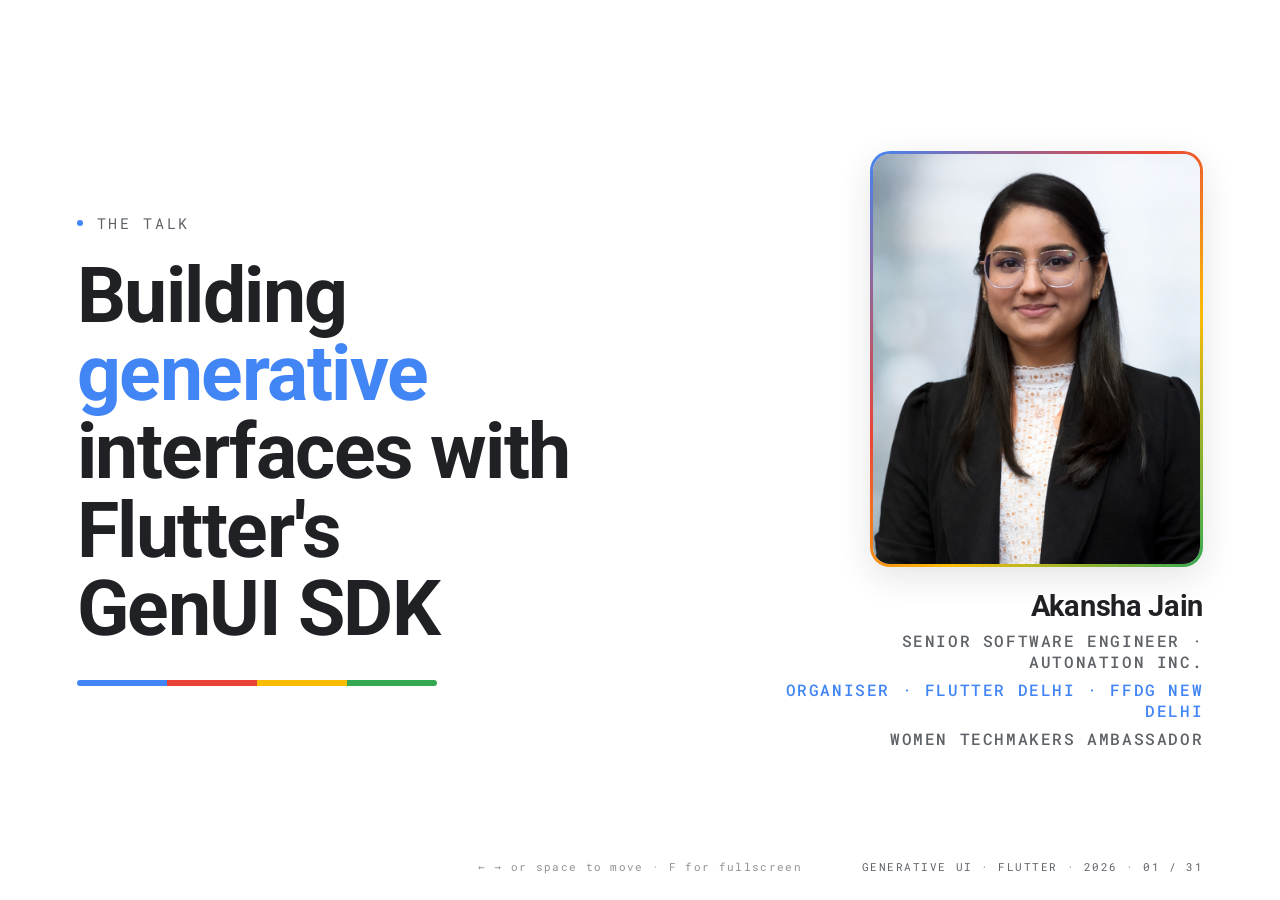
<file: talks/genui/index.html>
<!DOCTYPE html>
<html lang="en">
<head>
<meta charset="UTF-8" />
<meta name="viewport" content="width=device-width, initial-scale=1.0" />
<title>Building Generative Interfaces with Flutter's GenUI SDK — Akansha Jain</title>
<link rel="preconnect" href="https://fonts.googleapis.com">
<link rel="preconnect" href="https://fonts.gstatic.com" crossorigin>
<link href="https://fonts.googleapis.com/css2?family=Roboto:wght@300;400;500;700;900&family=Roboto+Mono:wght@400;500&display=swap" rel="stylesheet">
<style>
  :root{
    --blue:#4285F4; --red:#EA4335; --yellow:#FBBC04; --green:#34A853;
    --ink:#202124;            /* google grey 900 */
    --muted:#5F6368;          /* google grey 600 */
    --line:#DADCE0;           /* google grey 300 */
    --paper:#F8F9FA;          /* google grey 50  */
    --bg:#FFFFFF;
    --display:'Google Sans','Product Sans','Roboto',sans-serif;
    --body:'Roboto',sans-serif;
    --mono:'Roboto Mono',monospace;
    /* every size below is in these units, not raw vw/vh. On desktop the
       script points them at a fixed design canvas; on phones they stay 1vw/1vh. */
    --vw:1vw; --vh:1vh;
  }
  *{box-sizing:border-box;margin:0;padding:0}
  html,body{height:100%}
  body{
    background:var(--bg); color:var(--ink); font-family:var(--body);
    overflow:hidden; -webkit-font-smoothing:antialiased;
  }

  /* ---------- spectrum bar (signature motif) ---------- */
  .spectrum{height:6px;width:100%;border-radius:99px;
    background:linear-gradient(90deg,var(--blue) 0 25%,var(--red) 25% 50%,var(--yellow) 50% 75%,var(--green) 75% 100%);}
  .spectrum.sm{height:4px}

  /* ---------- top progress ---------- */
  #progress{position:fixed;top:0;left:0;height:4px;width:0;z-index:50;
    background:linear-gradient(90deg,var(--blue),var(--red),var(--yellow),var(--green));
    transition:width .35s cubic-bezier(.4,0,.2,1)}

  /* ---------- deck / slides ---------- */
  .deck{height:calc(100*var(--vh));width:calc(100*var(--vw));position:relative}
  .deck.fit{position:absolute;transform-origin:0 0}
  .slide{
    position:absolute;inset:0;opacity:0;visibility:hidden;
    display:flex;flex-direction:column;justify-content:center;
    /* vertical padding follows the height, so wide screens don't lose rows to margins */
    padding:clamp(24px,calc(7*var(--vh)),80px) clamp(28px,calc(6*var(--vw)),110px);
    transition:opacity .4s ease;
    overflow:hidden;
  }
  .slide.active{opacity:1;visibility:visible}
  .slide.dark{background:var(--ink);color:#fff}
  .slide.paper{background:var(--paper)}
  /* center alignment used as punctuation on the big pull-quote beats */
  .slide.centered{align-items:center;text-align:center}
  .slide.centered .pull{max-width:24ch}
  .slide.centered .dmline{justify-content:center}

  /* ---------- shared editorial bits ---------- */
  .eyebrow{font-family:var(--mono);font-size:clamp(12px,calc(1.15*var(--vw)),15px);
    letter-spacing:.18em;text-transform:uppercase;color:var(--muted);
    display:flex;gap:14px;align-items:center;flex-wrap:wrap}
  .eyebrow .dot{width:6px;height:6px;border-radius:99px;background:var(--blue)}
  .slide.dark .eyebrow{color:#9aa0a6}
  .kicker{font-family:var(--mono);font-size:clamp(12px,calc(1.05*var(--vw)),14px);letter-spacing:.16em;
    text-transform:uppercase;color:var(--muted)}
  .fullform{font-family:var(--mono);font-weight:400;font-size:.42em;letter-spacing:.02em;
    color:var(--muted);white-space:nowrap}
  .fullform.below{display:block;font-size:clamp(13px,calc(1.4*var(--vw)),18px);letter-spacing:.08em;margin-top:8px;margin-bottom:clamp(16px,calc(3*var(--vh)),32px);white-space:normal}
  .slide.dark .fullform{color:#9aa0a6}
  h1{font-family:var(--display);font-weight:700;line-height:1.02;letter-spacing:-.02em;
    font-size:clamp(36px,calc(6*var(--vw)),84px)}
  h2{font-family:var(--display);font-weight:700;line-height:1.05;letter-spacing:-.02em;
    font-size:clamp(32px,calc(5*var(--vw)),70px)}
  h3{font-family:var(--display);font-weight:500;font-size:clamp(21px,calc(2.5*var(--vw)),33px);letter-spacing:-.01em}
  p.lead{font-size:clamp(18px,calc(2*var(--vw)),29px);line-height:1.5;color:#3c4043;max-width:60ch}
  .slide.dark p.lead{color:#e8eaed}
  .max{max-width:62ch}
  .mt8{margin-top:8px}.mt16{margin-top:16px}.mt24{margin-top:24px}.mt32{margin-top:32px}
  .mt48{margin-top:clamp(24px,calc(4*var(--vh)),48px)}
  .accent-blue{color:var(--blue)}.accent-red{color:var(--red)}
  .accent-yellow{color:#F09B00}.accent-green{color:var(--green)}

  /* ---------- speaker cue ---------- */
  .cue{position:absolute;left:clamp(28px,calc(6*var(--vw)),110px);bottom:26px;
    font-family:var(--mono);font-size:11px;letter-spacing:.14em;text-transform:uppercase;
    color:var(--muted);display:flex;gap:10px;align-items:center}
  .cue .pill{border:1px solid var(--line);border-radius:99px;padding:3px 9px}
  .pageno{position:absolute;right:clamp(28px,calc(6*var(--vw)),110px);bottom:26px;
    font-family:var(--mono);font-size:11px;letter-spacing:.14em;color:var(--muted)}
  .slide.dark .pageno,.slide.dark .cue{color:#9aa0a6}
  .slide.dark .cue .pill{border-color:#3c4043}

  /* ---------- title slide ---------- */
  .title-wrap{max-width:18ch}
  .who{margin-top:clamp(28px,calc(5*var(--vh)),56px);display:flex;gap:18px;align-items:center}
  .who .ava{width:60px;height:60px;border-radius:99px;object-fit:cover;border:2px solid var(--line)}
  .who .meta{font-size:14px;line-height:1.5}
  .who .meta b{font-family:var(--display);font-weight:700;font-size:17px}
  .who .meta span{color:var(--muted);display:block;font-family:var(--mono);font-size:11px;letter-spacing:.12em;text-transform:uppercase}

  /* ---------- bullet lists ---------- */
  ul.ticks{list-style:none;margin-top:clamp(20px,calc(3*var(--vh)),34px);display:grid;gap:16px;max-width:70ch}
  ul.ticks li{display:flex;gap:16px;align-items:flex-start;font-size:clamp(17px,calc(1.85*var(--vw)),25px);line-height:1.4}
  ul.ticks li .n{font-family:var(--mono);font-size:14px;color:var(--muted);min-width:26px;padding-top:4px}
  ul.ticks li b{font-family:var(--display);font-weight:500}

  /* ---------- three-up / cards ---------- */
  .grid3{display:grid;grid-template-columns:repeat(3,1fr);gap:clamp(14px,calc(2*var(--vw)),26px);margin-top:clamp(22px,calc(3.5*var(--vh)),40px)}
  .grid2{display:grid;grid-template-columns:repeat(2,1fr);gap:clamp(16px,calc(2.4*var(--vw)),32px);margin-top:clamp(22px,calc(3.5*var(--vh)),40px)}
  .card{background:var(--bg);border:1px solid var(--line);border-radius:18px;padding:clamp(18px,calc(2*var(--vw)),26px);
    display:flex;flex-direction:column;gap:10px}
  .slide.paper .card{background:#fff}
  .card .idx{font-family:var(--mono);font-size:clamp(12px,calc(1.1*var(--vw)),14px);letter-spacing:.14em;color:var(--muted)}
  .card h3{font-size:clamp(19px,calc(2.1*var(--vw)),26px)}
  .card p{font-size:clamp(15px,calc(1.5*var(--vw)),19px);line-height:1.5;color:#3c4043}
  .card .bar{height:4px;width:46px;border-radius:99px;margin-bottom:2px}
  .b-blue{background:var(--blue)}.b-red{background:var(--red)}.b-yellow{background:var(--yellow)}.b-green{background:var(--green)}

  /* ---------- big pull quote ---------- */
  .pull{font-family:var(--display);font-weight:700;letter-spacing:-.02em;line-height:1.08;
    font-size:clamp(34px,calc(5.6*var(--vw)),74px);max-width:20ch}
  .pull .mark{color:var(--blue)}

  /* ---------- code ---------- */
  .codewrap{margin-top:clamp(18px,calc(3*var(--vh)),30px);background:#1f2023;border-radius:16px;
    border:1px solid #303134;overflow:hidden;max-width:92ch}
  .codewrap .bar{display:flex;gap:7px;padding:13px 16px;border-bottom:1px solid #303134;align-items:center}
  .codewrap .bar i{width:11px;height:11px;border-radius:99px;display:inline-block}
  .codewrap .bar .fname{margin-left:10px;font-family:var(--mono);font-size:clamp(12px,calc(1.1*var(--vw)),14px);color:#9aa0a6}
  pre{margin:0;padding:clamp(16px,calc(2*var(--vw)),24px);overflow:auto}
  code{font-family:var(--mono);font-size:clamp(13px,calc(1.3*var(--vw)),16px);line-height:1.65;color:#e8eaed;white-space:pre}
  code .c{color:#80868b}            /* comment */
  code .k{color:#8ab4f8}            /* keyword/type — google blue-ish */
  code .s{color:#81c995}            /* string — green */
  code .f{color:#fdd663}            /* field/name — yellow */
  code .r{color:#f28b82}            /* highlight/red */
  .codenote{margin-top:14px;font-size:clamp(15px,calc(1.5*var(--vw)),19px);color:var(--muted);max-width:60ch}

  /* ---------- demo (two-column: copy left, phone right) ---------- */
  .demogrid{display:grid;grid-template-columns:minmax(0,52ch) auto;justify-content:center;gap:clamp(36px,calc(7*var(--vw)),128px);align-items:center;width:100%;margin-top:clamp(14px,calc(2*var(--vh)),26px)}
  .demo-copy{max-width:48ch}
  ul.ticks.demo-ticks{margin-top:clamp(14px,calc(2*var(--vh)),22px);gap:12px}
  ul.ticks.demo-ticks li{font-size:clamp(15px,calc(1.6*var(--vw)),21px)}
  ul.ticks.demo-ticks li .n{color:var(--blue)}
  /* the recordings are bare simulator screens (1178×2556): size the phone by
     height so the app's text is as big as the slide allows, and draw the bezel
     as a shadow ring so it doesn't eat into the screen. */
  .device{height:min(calc(84*var(--vh)),1000px);aspect-ratio:1178/2556;border-radius:clamp(28px,calc(4.4*var(--vh)),46px);overflow:hidden;
    background:#000;box-shadow:0 0 0 clamp(6px,calc(.9*var(--vh)),10px) #1d1d1f,0 26px 60px rgba(32,33,36,.32);justify-self:center}
  .device video,.device img{width:100%;height:100%;object-fit:cover;display:block}
  .rec{display:inline-flex;gap:8px;align-items:center;font-family:var(--mono);font-size:12px;letter-spacing:.14em;color:var(--red)}
  .rec .blink{width:9px;height:9px;border-radius:99px;background:var(--red);animation:blink 1.3s infinite}
  @keyframes blink{50%{opacity:.25}}

  /* ---------- demo stills (fallback grid) ---------- */
  .shotrow{display:grid;grid-template-columns:repeat(4,1fr);gap:clamp(14px,calc(2.2*var(--vw)),32px);
    margin-top:clamp(18px,calc(3*var(--vh)),34px);justify-items:center}
  .shot{display:flex;flex-direction:column;align-items:center;gap:14px;margin:0}
  .shotph{height:clamp(280px,calc(55*var(--vh)),600px);aspect-ratio:1178/2556;border-radius:clamp(18px,calc(2.8*var(--vh)),28px);overflow:hidden;
    background:#000;box-shadow:0 0 0 5px #1d1d1f,0 16px 40px rgba(32,33,36,.2)}
  .shotph img{width:100%;height:100%;object-fit:cover;display:block}
  .shot figcaption{text-align:center;font-size:clamp(13px,calc(1.4*var(--vw)),17px);color:#3c4043;line-height:1.4;max-width:26ch}
  .shot figcaption b{display:block;font-family:var(--display);font-weight:500;color:var(--ink);margin-bottom:3px}

  /* ---------- svg diagrams (loop + trust boundary) ---------- */
  .diagram{width:100%;margin-top:clamp(16px,calc(2.6*var(--vh)),32px)}
  .diagram svg{width:100%;height:auto;display:block;max-height:calc(48*var(--vh))}
  .minidia{width:100%;margin:6px 0 2px}
  .minidia svg{width:100%;height:auto;display:block;max-height:calc(30*var(--vh))}

  /* ---------- "in the wild" — one app per slide ---------- */
  .wildslide{display:grid;grid-template-columns:minmax(0,.9fr) minmax(0,1.25fr);
    gap:clamp(28px,calc(4*var(--vw)),72px);align-items:center;width:100%;margin-top:clamp(10px,calc(1.8*var(--vh)),22px)}
  .wildslide .copy{max-width:46ch}
  .wildslide .hero{display:flex;align-items:center;justify-content:center;min-width:0}
  .wildslide .hero img{max-width:100%;max-height:calc(68*var(--vh));object-fit:contain;border-radius:18px;
    border:1px solid var(--line);background:#fff;box-shadow:0 18px 48px rgba(32,33,36,.20)}
  .wildslide .hero.phone img{max-height:calc(76*var(--vh));border-radius:30px}
  .wildslide .hero .yt{width:100%;aspect-ratio:16/9;max-height:calc(68*var(--vh));border:0;border-radius:18px;
    box-shadow:0 18px 48px rgba(32,33,36,.22);background:#000;display:block}
  .wild-tags{display:flex;gap:10px;flex-wrap:wrap;margin-top:clamp(14px,calc(2.4*var(--vh)),24px)}
  .wild-tag{font-family:var(--mono);font-size:clamp(11px,calc(1.1*var(--vw)),14px);letter-spacing:.12em;text-transform:uppercase;
    border:1px solid var(--line);border-radius:99px;padding:6px 13px;color:var(--muted)}
  .slide.dark .wild-tag{border-color:#3c4043;color:#9aa0a6}

  /* ---------- architecture / concept map ---------- */
  .arch{position:relative;margin-top:clamp(12px,calc(2*var(--vh)),24px);max-width:110ch}
  .arch::before{content:'';position:absolute;left:18px;top:16px;bottom:30px;width:2px;background:var(--line)}
  .arow{display:grid;grid-template-columns:38px 1fr;gap:clamp(14px,calc(1.6*var(--vw)),24px);align-items:start;
    padding-bottom:clamp(10px,calc(1.6*var(--vh)),20px)}
  .arow:last-child{padding-bottom:0}
  .abadge{width:36px;height:36px;border-radius:10px;display:flex;align-items:center;justify-content:center;
    font-family:var(--mono);font-weight:500;font-size:15px;color:#fff;z-index:1}
  .aname{font-family:var(--display);font-weight:500;font-size:clamp(18px,calc(2*var(--vw)),25px);letter-spacing:-.01em;line-height:1.1}
  .aname small{font-family:var(--mono);font-weight:400;color:var(--muted);font-size:.58em;letter-spacing:.06em;margin-left:9px}
  .arole{font-size:clamp(14px,calc(1.45*var(--vw)),18px);color:#3c4043;line-height:1.45;margin-top:3px;max-width:78ch}
  .acatitem{margin-top:11px;display:inline-flex;flex-wrap:wrap;gap:7px 11px;align-items:center;
    border:1px dashed var(--line);border-radius:12px;padding:9px 14px;background:#fff}
  .acatitem b{font-family:var(--display);font-weight:500;font-size:clamp(14px,calc(1.4*var(--vw)),17px)}
  .acatitem .tok{font-family:var(--mono);font-size:clamp(11px,calc(1.1*var(--vw)),13px);color:var(--ink);
    background:var(--paper);border:1px solid var(--line);border-radius:6px;padding:2px 8px}
  .acatitem .plus{color:var(--muted);font-family:var(--mono)}
  .aloop{margin-top:11px;display:flex;align-items:center;gap:10px;font-size:clamp(13px,calc(1.35*var(--vw)),17px);color:var(--green)}
  .aloop b{font-size:1.3em;line-height:1}

  /* ---------- loop diagram ---------- */
  .loop{display:grid;grid-template-columns:repeat(3,1fr);gap:14px 18px;margin-top:clamp(22px,calc(3.5*var(--vh)),40px);max-width:100ch}
  .step{border:1px solid var(--line);border-radius:16px;padding:16px 18px;background:#fff;position:relative}
  .step .n{font-family:var(--mono);font-size:12px;color:#fff;background:var(--ink);width:26px;height:26px;
    border-radius:99px;display:flex;align-items:center;justify-content:center;margin-bottom:10px}
  .step.s1 .n{background:var(--blue)}.step.s2 .n{background:var(--red)}.step.s3 .n{background:#F09B00}
  .step.s4 .n{background:var(--green)}.step.s5 .n{background:var(--blue)}.step.s6 .n{background:var(--red)}
  .step b{font-family:var(--display);font-weight:500;font-size:clamp(15px,calc(1.5*var(--vw)),18px)}
  .step p{font-size:13px;color:var(--muted);margin-top:4px;line-height:1.4}

  /* ---------- contrast (text vs ui) ---------- */
  .vs{display:grid;grid-template-columns:1fr auto 1fr;gap:clamp(14px,calc(2*var(--vw)),28px);align-items:stretch;margin-top:clamp(20px,calc(3*var(--vh)),36px)}
  .panel{border:1px solid var(--line);border-radius:18px;padding:20px;background:#fff;display:flex;flex-direction:column;gap:10px}
  .panel .tag{font-family:var(--mono);font-size:clamp(11px,calc(1.1*var(--vw)),14px);letter-spacing:.12em;text-transform:uppercase;color:var(--muted)}
  .panel .txt span{display:block;height:9px;border-radius:99px;background:#e8eaed;margin-bottom:8px}
  .panel .chips{display:flex;gap:8px;flex-wrap:wrap}
  .panel .chip{font-size:clamp(12px,calc(1.15*var(--vw)),14px);border:1px solid var(--line);border-radius:99px;padding:6px 12px;background:var(--paper)}
  .panel .chip.on{background:#e7f0ff;border-color:var(--blue);color:var(--blue)}
  .panel .uicard{border:1px solid var(--line);border-radius:12px;overflow:hidden}
  .panel .uicard .img{height:54px;background:linear-gradient(135deg,#e7f0ff,#e6f4ea)}
  .panel .uicard .meta{padding:8px 10px;font-size:12px}
  .panel .btn{margin-top:auto;background:var(--green);color:#fff;border-radius:8px;text-align:center;
    padding:8px;font-size:12px;font-family:var(--display);font-weight:500}
  .vsmid{display:flex;align-items:center;justify-content:center;font-family:var(--display);font-weight:700;color:var(--muted);font-size:20px}

  /* ---------- resources ---------- */
  .res{display:grid;grid-template-columns:repeat(3,1fr);gap:clamp(14px,calc(1.8*var(--vw)),22px);margin-top:clamp(16px,calc(2.5*var(--vh)),30px)}
  .res a{display:flex;flex-direction:column;align-items:center;text-align:center;text-decoration:none;color:inherit;
    border:1px solid var(--line);border-radius:16px;padding:clamp(14px,calc(1.6*var(--vw)),22px);transition:border-color .2s,transform .2s}
  .res a:hover{border-color:var(--blue);transform:translateY(-2px)}
  .res .qr{width:clamp(140px,calc(20*var(--vh)),224px);height:clamp(140px,calc(20*var(--vh)),224px);background:#fff;border:1px solid var(--line);
    border-radius:12px;padding:8px;display:flex;align-items:center;justify-content:center;margin-bottom:14px}
  .res .qr img{width:100%;height:100%;object-fit:contain;image-rendering:pixelated}
  .res .rk{font-family:var(--mono);font-size:clamp(11px,calc(1.1*var(--vw)),13px);letter-spacing:.12em;text-transform:uppercase;color:var(--muted)}
  .res h3{font-size:clamp(17px,calc(1.8*var(--vw)),22px);margin-top:4px}
  .res .url{font-family:var(--mono);font-size:clamp(12px,calc(1.2*var(--vw)),14px);color:var(--blue);margin-top:6px;word-break:break-all}

  /* ---------- title hero (two-column) ---------- */
  .titlegrid{display:grid;grid-template-columns:1.5fr 1fr;gap:clamp(28px,calc(5*var(--vw)),72px);align-items:center;width:100%}
  .titlecol{display:flex;flex-direction:column;justify-content:center}
  .herocol{display:flex;flex-direction:column;align-items:flex-end;gap:clamp(14px,calc(2.4*var(--vh)),26px)}
  .hero-photo{width:clamp(230px,calc(26*var(--vw)),360px);aspect-ratio:4/5;border-radius:20px;overflow:hidden;
    border:3px solid transparent;
    background:linear-gradient(var(--bg),var(--bg)) padding-box,
      linear-gradient(135deg,var(--blue),var(--red) 38%,var(--yellow) 66%,var(--green)) border-box;
    box-shadow:0 10px 34px rgba(32,33,36,.12)}
  .hero-photo img{width:100%;height:100%;object-fit:cover;object-position:center top;display:block}
  .hero-meta{text-align:right}
  .hero-meta b{font-family:var(--display);font-weight:700;font-size:clamp(22px,calc(2.3*var(--vw)),32px);display:block;letter-spacing:-.01em}
  .hero-meta span{display:block;color:var(--muted);font-family:var(--mono);font-weight:500;
    font-size:clamp(12px,calc(1.3*var(--vw)),16px);letter-spacing:.1em;text-transform:uppercase;margin-top:7px}
  .hero-meta span.accent{color:var(--blue)}

  /* ---------- thank-you ---------- */
  .tygrid{display:grid;grid-template-columns:.82fr 1fr;gap:clamp(28px,calc(5*var(--vw)),80px);align-items:center;width:100%}
  .ty-photo{width:100%;max-width:clamp(280px,calc(30*var(--vw)),420px);aspect-ratio:4/5;border-radius:20px;overflow:hidden;
    border:3px solid transparent;
    background:linear-gradient(var(--bg),var(--bg)) padding-box,
      linear-gradient(135deg,var(--blue),var(--red) 38%,var(--yellow) 66%,var(--green)) border-box;
    box-shadow:0 10px 34px rgba(32,33,36,.12);justify-self:center}
  .ty-photo img{width:100%;height:100%;object-fit:cover;object-position:center top;display:block}
  .tytitle{font-family:var(--display);font-weight:700;font-size:clamp(54px,calc(9*var(--vw)),118px);line-height:1;letter-spacing:-.02em}
  .tyrule{width:80px;height:4px;border-radius:99px;background:var(--blue);margin:clamp(14px,calc(2.4*var(--vh)),26px) 0}
  .ty-meta b{font-family:var(--display);font-weight:700;font-size:clamp(22px,calc(2.4*var(--vw)),34px);display:block;letter-spacing:-.01em}
  .ty-meta span{display:block;color:var(--muted);font-size:clamp(15px,calc(1.6*var(--vw)),20px);margin-top:8px}
  .ty-meta span.tag{color:var(--blue);font-family:var(--display);font-weight:500}
  .tyconnect{display:flex;gap:clamp(14px,calc(2*var(--vw)),32px);margin-top:clamp(18px,calc(3.2*var(--vh)),38px);flex-wrap:wrap}
  .tyqr{display:flex;flex-direction:column;align-items:center;gap:10px}
  .tyqr img{width:clamp(112px,calc(10.5*var(--vw)),176px);height:clamp(112px,calc(10.5*var(--vw)),176px);border:1px solid var(--line);
    border-radius:12px;background:#fff;padding:8px;image-rendering:pixelated}
  .tyqr span{font-family:var(--mono);font-size:clamp(11px,calc(1.1*var(--vw)),13px);letter-spacing:.14em;text-transform:uppercase;color:var(--muted)}

  /* ---------- community ---------- */
  .commrow{display:flex;gap:clamp(28px,calc(5*var(--vw)),80px);margin-top:clamp(22px,calc(3.5*var(--vh)),46px);flex-wrap:wrap;align-items:flex-start}
  .commcard{display:flex;flex-direction:column;align-items:center;text-align:center;gap:12px;text-decoration:none;color:inherit;
    transition:transform .2s}
  .commcard:hover{transform:translateY(-3px)}
  .commcard img{width:clamp(168px,calc(19*var(--vw)),220px);height:clamp(168px,calc(19*var(--vw)),220px);border:1px solid var(--line);
    border-radius:14px;background:#fff;padding:10px;image-rendering:pixelated}
  .commcard b{font-family:var(--display);font-weight:500;font-size:clamp(17px,calc(1.9*var(--vw)),22px)}
  .commcard span{font-family:var(--mono);font-size:clamp(11px,calc(1.1*var(--vw)),13px);letter-spacing:.14em;text-transform:uppercase;color:var(--muted)}

  /* ---------- big questions ---------- */
  .qbig{font-family:var(--display);font-weight:700;font-size:clamp(72px,calc(17*var(--vw)),260px);line-height:.9;max-width:none}
  .dmline{display:flex;align-items:center;gap:clamp(14px,calc(1.6*var(--vw)),20px)}
  .dmline .rule{width:clamp(48px,calc(5*var(--vw)),72px);height:4px;border-radius:99px;flex-shrink:0;
    background:linear-gradient(90deg,var(--blue) 0 25%,var(--red) 25% 50%,var(--yellow) 50% 75%,var(--green) 75% 100%)}

  /* ---------- nav hint ---------- */
  #hint{position:fixed;bottom:26px;left:50%;transform:translateX(-50%);z-index:40;
    font-family:var(--mono);font-size:11px;letter-spacing:.12em;color:var(--muted);opacity:.0;transition:opacity .3s;pointer-events:none}
  body.show-hint #hint{opacity:.7}

  @media (max-width:760px){
    /* use the dynamic viewport height so the mobile URL bar can't crop slides */
    .deck{height:100dvh}
    /* tall slides scroll instead of clipping content off the top & bottom */
    .slide{
      justify-content:flex-start;
      overflow-y:auto;overflow-x:hidden;-webkit-overflow-scrolling:touch;
      padding:clamp(24px,calc(7*var(--vw)),46px) clamp(20px,calc(6*var(--vw)),40px) 60px;
    }
    .slide.centered{justify-content:center}        /* short punctuation beats stay centered */
    .pageno{position:fixed}                         /* pin out of the scrolling content */
    .grid3,.res,.loop,.shotrow{grid-template-columns:1fr 1fr}
    .grid2,.vs,.titlegrid,.tygrid,.demogrid,.wildslide{grid-template-columns:1fr}
    .herocol{align-items:flex-start}
    .hero-meta{text-align:left}
    .vsmid{display:none}
    .cue{display:none}
    .qbig{font-size:clamp(56px,calc(16*var(--vw)),120px)}         /* keep oversized type on-screen */
  }
  @media (max-width:520px){
    /* on phones, stack the remaining multi-column grids so cells stay legible */
    .grid3,.res,.loop,.shotrow{grid-template-columns:1fr}
    .qbig{font-size:clamp(44px,calc(13*var(--vw)),66px)}
    .tytitle{font-size:clamp(46px,calc(14*var(--vw)),76px)}
  }
  @media (prefers-reduced-motion:reduce){
    *{transition:none!important;animation:none!important}
  }

  /* feedback QR on the questions slide */
  .qafeedback{display:flex;align-items:center;gap:16px;margin-top:clamp(20px,calc(3.6*var(--vh)),40px);text-decoration:none;color:#e8eaed}
  .qafeedback img{width:clamp(96px,calc(13*var(--vh)),128px);height:auto;border-radius:10px;background:#fff;padding:6px;image-rendering:pixelated}
  .qafeedback span{font-family:var(--mono);font-size:clamp(11px,calc(1.1*var(--vw)),14px);letter-spacing:.12em;text-transform:uppercase;color:#9aa0a6;max-width:22ch;text-align:left;line-height:1.6}

  /* the ▶▶ badge in a clip means that stretch is sped up */
  .ffnote{font-family:var(--mono);font-size:12px;letter-spacing:.08em;color:var(--muted);margin-top:clamp(14px,calc(2.4*var(--vh)),24px)}
  .ffnote b{display:inline-block;background:#2c211a;color:#fff;border-radius:99px;padding:1px 9px;margin-right:6px;letter-spacing:0}

  /* ---------- two code panels side by side ---------- */
  .code2{display:grid;grid-template-columns:minmax(0,1fr) minmax(0,1fr);gap:clamp(14px,calc(1.8*var(--vw)),24px)}
  .code2 .codewrap{max-width:none}
  .codewrap.dense{flex-shrink:0}
  .codewrap.dense code{line-height:1.5;font-size:clamp(12px,calc(1.1*var(--vw)),15px)}
  .codewrap.dense pre{padding:clamp(12px,calc(1.6*var(--vw)),20px) clamp(16px,calc(2*var(--vw)),24px)}

  /* ---------- the four A2UI messages ---------- */
  .msgs{display:grid;grid-template-columns:repeat(4,1fr);gap:clamp(10px,calc(1.4*var(--vw)),18px);margin-top:clamp(18px,calc(3*var(--vh)),30px)}
  .msg{border:1px solid var(--line);border-radius:14px;padding:14px 16px;background:#fff}
  .msg code{color:var(--blue);font-size:clamp(12px,calc(1.15*var(--vw)),15px);white-space:normal}
  .msg p{font-size:clamp(14px,calc(1.4*var(--vw)),18px);color:#3c4043;margin-top:6px;line-height:1.4}

  /* ---------- what's next comparison ---------- */
  table.cmp{width:100%;border-collapse:collapse;margin-top:clamp(16px,calc(2.6*var(--vh)),28px);font-size:clamp(14px,calc(1.45*var(--vw)),19px)}
  table.cmp th{font-family:var(--display);font-weight:500;text-align:left;padding:10px 14px;border-bottom:2px solid var(--ink)}
  table.cmp td{padding:10px 14px;border-bottom:1px solid var(--line);vertical-align:top;line-height:1.4;color:#3c4043}
  table.cmp td:first-child{font-family:var(--mono);font-size:.82em;letter-spacing:.06em;text-transform:uppercase;color:var(--muted);white-space:nowrap}
  table.cmp code{white-space:normal;color:var(--ink);font-size:.92em}

  @media (max-width:760px){
    .code2,.msgs{grid-template-columns:1fr}
    .device{height:auto;width:min(calc(78*var(--vw)),360px)}
    .shotph{height:auto;width:min(calc(70*var(--vw)),300px)}
  }
</style>
</head>
<body>
<div id="progress"></div>
<div class="deck" id="deck">

  <section class="slide" data-act="GENERATIVE UI · FLUTTER · 2026">
    <div class="titlegrid">
      <div class="titlecol">
        <div class="eyebrow"><span class="dot"></span> THE TALK</div>
        <h1 class="mt24">Building <span class="accent-blue">generative</span> interfaces with Flutter's GenUI&nbsp;SDK</h1>
        <div class="spectrum mt32" style="max-width:360px"></div>
      </div>
      <div class="herocol">
        <div class="hero-photo"><img src="assets/headshot.png" alt="Akansha Jain" /></div>
        <div class="hero-meta">
          <b>Akansha Jain</b>
          <span>Senior Software Engineer · AutoNation Inc.</span>
          <span class="accent">Organiser · Flutter Delhi · FFDG New Delhi</span>
          <span>Women Techmakers Ambassador</span>
        </div>
      </div>
    </div>
  </section>

  <section class="slide" data-act="ACT I · THE PROBLEM">
    <div class="eyebrow"><span class="dot" style="background:var(--red)"></span> FIG. 01 — AI IN OUR APPS TODAY</div>
    <h2 class="mt16">We added a chatbot.<br>And called it <span class="accent-red">AI</span>.</h2>
    <div class="vs">
      <div class="panel">
        <div class="tag">What we ship</div>
        <div class="txt" style="margin-top:6px">
          <span style="width:92%"></span><span style="width:98%"></span><span style="width:88%"></span>
          <span style="width:95%"></span><span style="width:70%"></span><span style="width:84%"></span>
        </div>
        <div class="tag" style="color:var(--red)">a paragraph to read</div>
      </div>
      <div class="vsmid">vs</div>
      <div class="panel">
        <div class="tag">What people wanted</div>
        <div class="chips" style="margin-top:6px"><span class="chip on">✓ Paneer</span><span class="chip">Onion</span><span class="chip on">✓ 15 min</span></div>
        <div class="uicard"><div class="img"></div><div class="meta"><b>Paneer Bhurji</b><br>15 min · easy</div></div>
        <div class="btn">View recipe</div>
      </div>
    </div>
    <p class="lead mt16">You ask a question and get a paragraph back. Then you still have to read it, decide, and go find the right screen yourself.</p>
  </section>

  <section class="slide dark centered" data-act="ACT I · THE PROBLEM">
    <div class="eyebrow"><span class="dot"></span> THE TURN</div>
    <div class="pull mt24">What if the model could <span class="mark">hand you the screen</span> instead of describing it?</div>
    <div class="spectrum sm mt32" style="max-width:240px"></div>
  </section>

  <section class="slide paper" data-act="ACT II · THE IDEA">
    <div class="eyebrow"><span class="dot"></span> THE SHIFT</div>
    <h2 class="mt16">From screens <span class="accent-red">you planned</span> to screens <span class="accent-blue">it builds</span>.</h2>
    <div class="grid2">
      <div class="card">
        <div class="bar b-red"></div>
        <div class="idx">BEFORE</div>
        <h3>You designed every screen</h3>
        <div class="minidia">
          <svg viewBox="0 0 460 190" role="img" aria-label="Old way: every screen designed and wired by hand">
            <defs><marker id="arro" viewBox="0 0 10 10" refX="7.5" refY="5" markerWidth="6" markerHeight="6" orient="auto"><path d="M0,0 L10,5 L0,10 z" fill="#5F6368"/></marker></defs>
            <text x="230" y="13" text-anchor="middle" font-family="'Roboto Mono',monospace" font-size="11" letter-spacing="1.5" fill="#9aa0a6">EVERY SCREEN, BY HAND</text>
            <rect x="18" y="30" width="84" height="130" rx="11" fill="#F8F9FA" stroke="#DADCE0"/>
            <rect x="30" y="44" width="60" height="9" rx="4" fill="#C8CDD2"/><rect x="30" y="64" width="60" height="7" rx="3" fill="#E2E5E9"/><rect x="30" y="78" width="44" height="7" rx="3" fill="#E2E5E9"/><rect x="30" y="128" width="60" height="16" rx="6" fill="#DADCE0"/>
            <rect x="188" y="30" width="84" height="130" rx="11" fill="#F8F9FA" stroke="#DADCE0"/>
            <rect x="200" y="44" width="60" height="9" rx="4" fill="#C8CDD2"/><rect x="200" y="64" width="60" height="7" rx="3" fill="#E2E5E9"/><rect x="200" y="78" width="44" height="7" rx="3" fill="#E2E5E9"/><rect x="200" y="128" width="60" height="16" rx="6" fill="#DADCE0"/>
            <rect x="358" y="30" width="84" height="130" rx="11" fill="#F8F9FA" stroke="#DADCE0"/>
            <rect x="370" y="44" width="60" height="9" rx="4" fill="#C8CDD2"/><rect x="370" y="64" width="60" height="7" rx="3" fill="#E2E5E9"/><rect x="370" y="78" width="44" height="7" rx="3" fill="#E2E5E9"/><rect x="370" y="128" width="60" height="16" rx="6" fill="#DADCE0"/>
            <line x1="102" y1="95" x2="188" y2="95" stroke="#5F6368" stroke-width="2" marker-end="url(#arro)"/>
            <line x1="272" y1="95" x2="358" y2="95" stroke="#5F6368" stroke-width="2" marker-end="url(#arro)"/>
          </svg>
        </div>
        <p>You draw every screen and connect them by hand. People can only go where you planned for them to go.</p>
      </div>
      <div class="card">
        <div class="bar b-blue"></div>
        <div class="idx">WITH GENUI</div>
        <h3>The model puts them together</h3>
        <div class="minidia">
          <svg viewBox="0 0 460 190" role="img" aria-label="With GenUI: register widgets, the model assembles the screen at runtime">
            <defs><marker id="arrn" viewBox="0 0 10 10" refX="7.5" refY="5" markerWidth="6" markerHeight="6" orient="auto"><path d="M0,0 L10,5 L0,10 z" fill="#5F6368"/></marker></defs>
            <text x="51" y="13" text-anchor="middle" font-family="'Roboto Mono',monospace" font-size="10" letter-spacing="1" fill="#9aa0a6">YOUR WIDGETS</text>
            <text x="392" y="13" text-anchor="middle" font-family="'Roboto Mono',monospace" font-size="10" letter-spacing="1" fill="#9aa0a6">A BUILT SCREEN</text>
            <rect x="14" y="26" width="74" height="22" rx="7" fill="#4285F4"/><rect x="14" y="56" width="74" height="22" rx="7" fill="#EA4335"/><rect x="14" y="86" width="74" height="22" rx="7" fill="#F09B00"/><rect x="14" y="116" width="74" height="22" rx="7" fill="#34A853"/>
            <line x1="92" y1="37" x2="150" y2="84" stroke="#5F6368" stroke-width="1.4" marker-end="url(#arrn)"/>
            <line x1="92" y1="67" x2="150" y2="86" stroke="#5F6368" stroke-width="1.4" marker-end="url(#arrn)"/>
            <line x1="92" y1="97" x2="150" y2="88" stroke="#5F6368" stroke-width="1.4" marker-end="url(#arrn)"/>
            <line x1="92" y1="127" x2="150" y2="90" stroke="#5F6368" stroke-width="1.4" marker-end="url(#arrn)"/>
            <rect x="152" y="60" width="92" height="54" rx="14" fill="#202124"/>
            <text x="198" y="92" text-anchor="middle" font-family="'Google Sans','Roboto',sans-serif" font-weight="500" font-size="16" fill="#fff">model</text>
            <line x1="244" y1="87" x2="316" y2="87" stroke="#5F6368" stroke-width="2" marker-end="url(#arrn)"/>
            <rect x="320" y="24" width="118" height="140" rx="12" fill="#fff" stroke="#DADCE0"/>
            <rect x="332" y="36" width="94" height="16" rx="4" fill="#4285F4"/>
            <rect x="332" y="60" width="94" height="40" rx="6" fill="#F1F3F4"/>
            <rect x="340" y="104" width="30" height="14" rx="7" fill="#E7F0FF"/><rect x="376" y="104" width="30" height="14" rx="7" fill="#E6F4EA"/>
            <rect x="332" y="130" width="94" height="18" rx="6" fill="#34A853"/>
          </svg>
        </div>
        <p>You give it your widgets. It builds the screen this person needs right now, and changes it as the chat goes on.</p>
      </div>
    </div>
  </section>

  <section class="slide paper" data-act="ACT II · THE IDEA">
    <div class="eyebrow"><span class="dot" style="background:var(--green)"></span> THE TOOL</div>
    <h2 class="mt16">Generative UI, with the <span class="accent-green">GenUI SDK</span></h2>
    <p class="lead mt24">Generative UI means the model answers with a small screen instead of a paragraph: cards, chips, a form. In Flutter you do it with <b>genui</b>, a package from the Flutter team on pub.dev.</p>
    <p class="lead mt16">The widgets are yours, so they look like your app. The model only decides which ones to show.</p>
    <p class="codenote mt24">⚠︎ The package calls itself "highly experimental". This talk uses genui 0.10.4. The API has changed a lot this year, so pin your version.</p>
  </section>

  <section class="slide" data-act="ACT III · HOW IT WORKS">
    <div class="eyebrow"><span class="dot"></span> THE WHOLE MODEL</div>
    <h2 class="mt16">Three ideas. That's it.</h2>
    <div class="grid3">
      <div class="card"><div class="bar b-blue"></div><div class="idx">01</div><h3>You choose the widgets</h3><p>The model can only use widgets you register in a <b>catalog</b>. If a widget isn't in it, it can't appear.</p></div>
      <div class="card"><div class="bar b-red"></div><div class="idx">02</div><h3>It sends a description</h3><p>The model describes the screen in JSON. Your app turns that into real Flutter widgets.</p></div>
      <div class="card"><div class="bar b-green"></div><div class="idx">03</div><h3>Taps go back to it</h3><p>When someone taps or picks something, the model hears about it and can answer with the next screen.</p></div>
    </div>
  </section>

  <section class="slide dark" data-act="ACT III · HOW IT WORKS">
    <div class="eyebrow"><span class="dot"></span> THE PROTOCOL UNDERNEATH</div>
    <h2 class="mt16">A2UI: a shared language for UI</h2>
    <div class="fullform below">(Agent-to-User Interface)</div>
    <p class="lead mt16">The model sends a description of the screen. Your app reads it and draws it with its own widgets, so the model never runs code inside your app. The same messages can be drawn by Flutter, React, Angular or Lit.</p>
    <div class="diagram">
      <svg viewBox="0 0 1000 250" role="img" aria-label="A2UI crosses the trust boundary as data, not code">
        <defs>
          <marker id="arrb" viewBox="0 0 10 10" refX="7.5" refY="5" markerWidth="7" markerHeight="7" orient="auto">
            <path d="M0,0 L10,5 L0,10 z" fill="#9aa0a6"/>
          </marker>
        </defs>
        <rect x="40" y="70" width="300" height="120" rx="18" fill="#26282b" stroke="#3c4043"/>
        <text x="190" y="122" text-anchor="middle" font-family="'Google Sans','Roboto',sans-serif" font-weight="500" font-size="25" fill="#e8eaed">The model</text>
        <text x="190" y="152" text-anchor="middle" font-family="Roboto,sans-serif" font-size="15" fill="#9aa0a6">proposes an interface</text>
        <rect x="660" y="70" width="300" height="120" rx="18" fill="#26282b" stroke="#3c4043"/>
        <text x="810" y="122" text-anchor="middle" font-family="'Google Sans','Roboto',sans-serif" font-weight="500" font-size="25" fill="#e8eaed">Your app</text>
        <text x="810" y="152" text-anchor="middle" font-family="Roboto,sans-serif" font-size="15" fill="#9aa0a6">draws it with your widgets</text>
        <line x1="500" y1="22" x2="500" y2="232" stroke="#5F6368" stroke-width="1.5" stroke-dasharray="6 6"/>
        <text x="500" y="16" text-anchor="middle" font-family="'Roboto Mono',monospace" font-size="12" letter-spacing="2" fill="#9aa0a6">ONLY DATA CROSSES HERE</text>
        <line x1="340" y1="130" x2="660" y2="130" stroke="#9aa0a6" stroke-width="2" marker-end="url(#arrb)"/>
        <text x="500" y="112" text-anchor="middle" font-family="'Roboto Mono',monospace" font-size="13" letter-spacing="1" fill="#8ab4f8">A2UI · JSON messages</text>
        <text x="500" y="160" text-anchor="middle" font-family="Roboto,sans-serif" font-size="13" fill="#9aa0a6">a description, no code</text>
      </svg>
    </div>
  </section>

  <section class="slide paper" data-act="ACT III · HOW IT WORKS">
    <div class="eyebrow"><span class="dot" style="background:var(--blue)"></span> WHAT'S ACTUALLY IN THE JSON</div>
    <h2 class="mt16">The model can send four kinds of message.</h2>
    <div class="msgs">
      <div class="msg"><code>createSurface</code><p>Start a new screen.</p></div>
      <div class="msg"><code>updateComponents</code><p>Add or change the widgets on it.</p></div>
      <div class="msg"><code>updateDataModel</code><p>Change the values those widgets show.</p></div>
      <div class="msg"><code>deleteSurface</code><p>Take a screen away.</p></div>
    </div>
    <div class="codewrap">
      <div class="bar"><i style="background:#ff5f57"></i><i style="background:#febc2e"></i><i style="background:#28c840"></i><span class="fname">an A2UI message, shortened</span></div>
<pre><code>{<span class="f">"updateComponents"</span>: {<span class="f">"surfaceId"</span>: <span class="s">"s2"</span>, <span class="f">"components"</span>: [
  {<span class="f">"id"</span>: <span class="s">"root"</span>, <span class="f">"component"</span>: <span class="s">"Column"</span>, <span class="f">"children"</span>: [<span class="s">"card1"</span>, <span class="s">"card2"</span>]},
  {<span class="f">"id"</span>: <span class="s">"card1"</span>, <span class="f">"component"</span>: <span class="s">"RecipeCard"</span>,
   <span class="f">"recipeId"</span>: <span class="s">"paneer_bhurji"</span>, <span class="f">"reason"</span>: <span class="s">"Ready in 15 minutes with your paneer."</span>},
  <span class="c">…</span>
]}}</code></pre>
    </div>
    <p class="codenote">A flat list of widgets. A parent points at its children by id. This is A2UI v0.9, the version genui speaks.</p>
  </section>

  <section class="slide" data-act="ACT IV · THE DEMO">
    <div class="demogrid">
      <div class="demo-copy">
        <div class="eyebrow"><span class="rec"><span class="blink"></span> REC · THE DEMO</span></div>
        <h2 class="mt16">Let's cook.</h2>
        <p class="lead mt16">Meet <b class="accent-green">Sage</b>, a cooking assistant for Indian home cooking. Nobody designed these exact screens. The model put each one together from my widgets.</p>
        <ul class="ticks demo-ticks">
          <li><span class="n">01</span><div>Ask for <b>"something quick with paneer"</b></div></li>
          <li><span class="n">02</span><div>Chips and a "how many people?" field appear</div></li>
          <li><span class="n">03</span><div>Recipe cards, picked from my recipes</div></li>
          <li><span class="n">04</span><div>The full recipe: change servings and the amounts update</div></li>
          <li><span class="n">05</span><div>Tap <b>"Make it spicier"</b> and it rewrites the steps</div></li>
        </ul>
        <p class="ffnote"><b>▶▶ 4×</b>sped up while we wait for the model</p>
      </div>
      <div class="device"><video muted playsinline controls preload="metadata" aria-label="Sage demo: from a request for something quick with paneer to a spicier Tomato Paneer Masala"><source src="assets/demos/v2/01-hero.mp4" type="video/mp4"></video></div>
    </div>
  </section>

  <section class="slide dark" data-act="ACT IV · THE DEMO">
    <div class="eyebrow"><span class="dot"></span> WHAT JUST HAPPENED</div>
    <h2 class="mt16">The app owns the facts.<br>The model owns the words.</h2>
    <p class="lead mt24">It could only pick from the 20 recipes in my app. Cook times, ingredient amounts and photos all came from my data. The model wrote the parts that are words: the reason on each card, and the new steps when I asked for it spicier.</p>
    <p class="lead mt16">And it looks like Sage, not like Gemini, because genui's built-in widgets use my app's theme.</p>
      </section>

  <section class="slide" data-act="ACT IV · THE DEMO">
    <div class="demogrid">
      <div class="demo-copy">
        <div class="eyebrow"><span class="dot"></span> UNDER THE HOOD</div>
        <h2 class="mt16">Here's what the model actually sent.</h2>
        <p class="lead mt16">Sage can show the raw A2UI behind every screen, and the JSON that goes back when you tap something.</p>
        <p class="lead mt16">It's plain JSON, so a React or Angular app could draw these same messages.</p>
      </div>
      <div class="device"><video muted playsinline controls preload="metadata" aria-label="Sage showing the raw A2UI messages from the model and the action sent back"><source src="assets/demos/v2/02-protocol-peek.mp4" type="video/mp4"></video></div>
    </div>
  </section>

  <section class="slide paper" data-act="ACT V · THE CODE">
    <div class="eyebrow"><span class="dot"></span> THE BUILDING BLOCKS</div>
    <h2 class="mt16">How it fits together.</h2>
    <p class="lead" style="margin-top:clamp(6px,calc(1*var(--vh)),12px);max-width:66ch">Follow one turn from top to bottom. Each piece hands off to the next, then it loops back.</p>
    <div class="arch">
      <div class="arow">
        <div class="abadge" style="background:var(--blue)">1</div>
        <div>
          <div class="aname">Conversation</div>
          <div class="arole">Runs the turn loop between the person, the model and the screen.</div>
        </div>
      </div>
      <div class="arow">
        <div class="abadge" style="background:var(--red)">2</div>
        <div>
          <div class="aname">A2uiTransportAdapter</div>
          <div class="arole">Takes the model's streamed text and pulls the A2UI messages out of it.</div>
        </div>
      </div>
      <div class="arow">
        <div class="abadge" style="background:#F09B00">3</div>
        <div>
          <div class="aname">Catalog</div>
          <div class="arole">The only widgets the model is allowed to use.</div>
          <div class="acatitem"><b>CatalogItem</b><span class="tok">name</span><span class="plus">·</span><span class="tok">dataSchema</span><span class="plus">·</span><span class="tok">widgetBuilder</span></div>
        </div>
      </div>
      <div class="arow">
        <div class="abadge" style="background:var(--green)">4</div>
        <div>
          <div class="aname">SurfaceController <small>+ Surface</small></div>
          <div class="arole">Holds every generated screen. A <b>Surface</b> widget draws one of them.</div>
        </div>
      </div>
      <div class="arow">
        <div class="abadge" style="background:var(--blue)">5</div>
        <div>
          <div class="aname">DataModel</div>
          <div class="arole">The values the widgets show. When someone taps, an action goes…</div>
          <div class="aloop"><b>↺</b> …back to the Conversation, and the next turn starts.</div>
        </div>
      </div>
    </div>
  </section>

  <section class="slide" data-act="ACT V · THE CODE">
    <div class="eyebrow"><span class="dot" style="background:var(--red)"></span> THE PROMPT I WROTE</div>
    <h2 class="mt16">You steer it with the <span class="accent-red">prompt</span>.</h2>
    <div class="codewrap dense">
      <div class="bar"><i style="background:#ff5f57"></i><i style="background:#febc2e"></i><i style="background:#28c840"></i><span class="fname">recipe_prompts.dart (3 of my 7 instructions, trimmed)</span></div>
<pre><code><span class="c">// The flow</span>
<span class="s">'ALWAYS follow this exact flow and never skip a step:
 (1) gather ingredients, time and number of people using input components;
 (2) show multiple recipe cards to choose from;
 (3) only after the user taps a card, show that full recipe.'</span>

<span class="c">// The facts stay mine: the app fills in this list from its own data</span>
<span class="s">'Reference recipes ONLY by an id from this list, and NEVER invent an id:
 - tomato_paneer_masala: Tomato Paneer Masala (20 min, medium; …)
 - …'</span>

<span class="c">// A way out</span>
<span class="s">'If the user asks for something none of those recipes reasonably satisfy
 (for example a burger…), do NOT force an unrelated recipe. Instead, briefly
 and warmly say you don't have that recipe yet…'</span></code></pre>
    </div>
    <p class="codenote">Plain English. genui's <code style="font-size:inherit;color:var(--ink)">PromptBuilder</code> wraps it with the A2UI rules and the schema of every widget in my catalog. All together that's about 16k tokens, and it goes out with every request.</p>
  </section>

  <section class="slide" data-act="ACT V · THE CODE">
    <div class="eyebrow"><span class="dot" style="background:var(--blue)"></span> CODE 01 — THE CONTRACT</div>
    <h2 class="mt16">A widget the model is <span class="accent-blue">allowed</span> to use</h2>
    <div class="codewrap dense">
      <div class="bar"><i style="background:#ff5f57"></i><i style="background:#febc2e"></i><i style="background:#28c840"></i><span class="fname">recipe_card.dart (trimmed)</span></div>
<pre><code><span class="k">final</span> recipeCardItem = <span class="k">CatalogItem</span>(
  name: <span class="s">'RecipeCard'</span>,
  <span class="c">// It takes an id, not a title or a cook time.</span>
  <span class="c">// The model can point at one of my recipes. It can't make one up.</span>
  dataSchema: S.object(
    properties: {
      <span class="f">'recipeId'</span>: S.string(),
      <span class="f">'reason'</span>: A2uiSchemas.stringReference(), <span class="c">// the only free text</span>
    },
    required: [<span class="s">'recipeId'</span>],
  ),
  widgetBuilder: (itemContext) {
    <span class="k">final</span> data = itemContext.data <span class="k">as</span> JsonMap;
    <span class="k">return</span> RecipeLookup(                <span class="c">// finds the id in my data</span>
      dataContext: itemContext.dataContext,
      recipeId: data[<span class="s">'recipeId'</span>],
      builder: (context, recipe) =&gt; <span class="c">/* my card widget */</span>,
    );
  },
);</code></pre>
    </div>
    <p class="codenote">Name, schema, builder. If the model sends an id I don't have, the card says "Unknown recipe" instead of showing something made up.</p>
  </section>

  <section class="slide" data-act="ACT V · THE CODE">
    <div class="eyebrow"><span class="dot" style="background:var(--green)"></span> CODE 03 — LOGIC THAT RUNS ON THE PHONE</div>
    <h2 class="mt16">Some taps never reach the <span class="accent-green">model</span>.</h2>
    <div class="code2">
      <div class="codewrap">
        <div class="bar"><i style="background:#ff5f57"></i><i style="background:#febc2e"></i><i style="background:#28c840"></i><span class="fname">from the model: bind servings</span></div>
<pre><code>{<span class="f">"component"</span>: <span class="s">"RecipeView"</span>,
 <span class="f">"recipeId"</span>: <span class="s">"dal_tadka"</span>,
 <span class="f">"servings"</span>: {<span class="f">"path"</span>: <span class="s">"/servings"</span>}}

<span class="c">// my stepper writes the value</span>
dataContext.update(
  DataPath(servingsPath), value);</code></pre>
      </div>
      <div class="codewrap">
        <div class="bar"><i style="background:#ff5f57"></i><i style="background:#febc2e"></i><i style="background:#28c840"></i><span class="fname">from the model: check and format</span></div>
<pre><code><span class="f">"checks"</span>: [{<span class="f">"condition"</span>: {<span class="f">"call"</span>: <span class="s">"numeric"</span>,
  <span class="f">"args"</span>: {<span class="f">"value"</span>: {<span class="f">"path"</span>: <span class="s">"/servings"</span>},
           <span class="f">"min"</span>: 1, <span class="f">"max"</span>: 12}},
  <span class="f">"message"</span>: <span class="s">"Between 1 and 12 people"</span>}]

<span class="f">"text"</span>: {<span class="f">"call"</span>: <span class="s">"formatString"</span>, <span class="c">…</span>
  <span class="s">"Cooking for ${/servings} ${pluralize(…)}"</span>}</code></pre>
      </div>
    </div>
    <p class="codenote">The model wires widgets to values once. After that the phone does the work. <code style="font-size:inherit;color:var(--ink)">numeric</code>, <code style="font-size:inherit;color:var(--ink)">formatString</code> and <code style="font-size:inherit;color:var(--ink)">pluralize</code> are functions registered in genui's basic catalog, so the model can call them but can't invent new ones.</p>
  </section>

  <section class="slide dark" data-act="ACT VI · LESSONS">
    <div class="eyebrow"><span class="dot"></span> FIG. 03 — WHAT I LEARNED</div>
    <h2 class="mt16">Four things I learned<br>the hard way.</h2>
    <p class="lead mt24">They only came up once I used the app for real.</p>
  </section>

  <section class="slide" data-act="ACT VI · LESSONS">
    <div class="demogrid">
      <div class="demo-copy">
        <div class="eyebrow"><span class="dot" style="background:var(--green)"></span> LESSON 01</div>
        <h2 class="mt16">Not every tap needs the <span class="accent-green">model</span>.</h2>
        <p class="lead mt16">Changing servings, or typing how many people you're cooking for, never calls Gemini. The phone does the maths and the checks.</p>
        <p class="lead mt16">It's instant, and it doesn't cost a request.</p>
      </div>
      <div class="device"><video muted playsinline controls preload="metadata" aria-label="Changing servings on Paneer Bhurji rescales every amount instantly"><source src="assets/demos/v2/03-data-binding.mp4" type="video/mp4"></video></div>
    </div>
  </section>

  <section class="slide paper" data-act="ACT VI · LESSONS">
    <div class="demogrid">
      <div class="demo-copy">
        <div class="eyebrow"><span class="dot" style="background:var(--red)"></span> LESSON 02</div>
        <h2 class="mt16">Models make mistakes. <span class="accent-red">Check</span> before you show.</h2>
        <p class="lead mt16">Sometimes the model forgets a widget, or uses one that isn't in the catalog. Sage checks each screen before showing it. If something's missing, it holds the screen back, tells the model what's wrong, and shows the fixed one.</p>
        <p class="codenote mt16">In this clip I break the reply on purpose with a debug button, so you can watch the repair.</p>
      </div>
      <div class="device"><video muted playsinline controls preload="metadata" aria-label="A broken reply is caught, the model is asked to rebuild, and the fixed recipe cards appear"><source src="assets/demos/v2/04-self-healing.mp4" type="video/mp4"></video></div>
    </div>
  </section>

  <section class="slide" data-act="ACT VI · LESSONS">
    <div class="demogrid">
      <div class="demo-copy">
        <div class="eyebrow"><span class="dot" style="background:var(--blue)"></span> LESSON 03</div>
        <h2 class="mt16">Teach it to say <span class="accent-blue">no</span>.</h2>
        <p class="lead mt16">If the model can only use your data, it needs a way out. Ask Sage for a burger and it tells you it doesn't have one, instead of pushing paneer at you.</p>
        <p class="lead mt16">That took a few lines in the prompt.</p>
      </div>
      <div class="device"><video muted playsinline controls preload="metadata" aria-label="Asked for a burger, Sage says it doesn't have one and suggests what it can cook"><source src="assets/demos/v2/05-honesty.mp4" type="video/mp4"></video></div>
    </div>
  </section>

  <section class="slide paper" data-act="ACT VI · LESSONS">
    <div class="eyebrow"><span class="dot" style="background:var(--yellow)"></span> LESSON 04</div>
    <h2 class="mt16">Every turn has a <span class="accent-yellow">cost</span>.</h2>
    <p class="lead mt24">Every request sends that 16k-token prompt again. My free-tier project allowed 250,000 input tokens a minute. That's only about 15 requests, and I hit it often while testing.</p>
    <p class="lead mt16">The cheapest fix is doing small things on the phone, like servings and validation. After that, choose your plan with this in mind.</p>
  </section>

  <section class="slide paper" data-act="ACT VII · IN THE WILD">
    <div class="eyebrow"><span class="dot"></span> NOT JUST MY DEMO</div>
    <h2 class="mt16">GenUI in the <span class="accent-blue">wild</span>.</h2>
    <p class="lead mt24">Three projects already using it:</p>
    <ul class="ticks" style="margin-top:clamp(16px,calc(2.5*var(--vh)),30px)">
      <li><span class="n" style="color:var(--blue)">01</span><div><b>GenLatte</b>, the Flutter team's AI coffee shop at Cloud Next (it came back to Google I/O under a new name)</div></li>
      <li><span class="n" style="color:var(--green)">02</span><div><b>Life Goal Simulator</b>, Very Good Ventures' finance demo at Google Cloud Next ’26</div></li>
      <li><span class="n" style="color:var(--red)">03</span><div><b>Finnish&nbsp;It</b>, a GDE's language app that's already in production</div></li>
    </ul>
  </section>

  <!-- IN THE WILD — GENLATTE -->
  <section class="slide" data-act="ACT VII · IN THE WILD">
    <div class="eyebrow"><span class="dot" style="background:var(--blue)"></span> GENUI IN THE WILD · 1 OF 3</div>
    <div class="wildslide">
      <div class="copy">
        <h2 class="mt8">GenLatte</h2>
        <p class="lead mt16">Describe your happy place, and Gemini and Nano Banana turn it into an image that gets printed on your latte. Want to tweak it? Gemini writes follow-up questions and picks a widget for each one, a text field here and radio buttons there, from a small catalog of branded widgets.</p>
        <p class="lead mt16">About 3,000 lattes: 1,200 at Cloud Next, and 1,800 more at Google I/O, where it was called Antigravity Coffee Co.</p>
        <div class="wild-tags">
          <span class="wild-tag">Flutter team</span><span class="wild-tag">Gemini</span><span class="wild-tag">Cloud Next &amp; Google I/O</span>
        </div>
      </div>
      <div class="hero"><iframe class="yt" src="https://www.youtube.com/embed/-NLK4gpT0m4?start=27&amp;end=186&amp;rel=0&amp;modestbranding=1" title="Flutter built a coffee shop at Cloud Next" allow="accelerometer; autoplay; clipboard-write; encrypted-media; gyroscope; picture-in-picture" allowfullscreen loading="lazy" referrerpolicy="strict-origin-when-cross-origin"></iframe></div>
    </div>
  </section>

  <!-- IN THE WILD — VGV FINANCES -->
  <section class="slide paper" data-act="ACT VII · IN THE WILD">
    <div class="eyebrow"><span class="dot" style="background:var(--green)"></span> GENUI IN THE WILD · 2 OF 3</div>
    <div class="wildslide">
      <div class="copy">
        <h2>Life Goal Simulator</h2>
        <p class="lead mt16">Very Good Ventures' personal-finance demo for Google Cloud Next 2026. It asks about your goals, like the age you want to retire at, and builds each input as it goes, like this slider. Built with GenUI and Firebase AI, and the code is open source.</p>
        <div class="wild-tags">
          <span class="wild-tag">Very Good Ventures</span><span class="wild-tag">Cloud Next ’26</span><span class="wild-tag">Gemini</span>
        </div>
      </div>
      <div class="hero"><img src="assets/wild/vgv-finances.png" alt="Very Good Ventures' Life Goal Simulator asking for a target retirement age with a slider" /></div>
    </div>
  </section>

  <!-- IN THE WILD — FINNISH IT -->
  <section class="slide" data-act="ACT VII · IN THE WILD">
    <div class="eyebrow"><span class="dot" style="background:var(--red)"></span> GENUI IN THE WILD · 3 OF 3</div>
    <div class="wildslide">
      <div class="copy">
        <h2>Finnish&nbsp;It</h2>
        <p class="lead mt16">A Finnish-learning app by Cagatay Ulusoy, a Google Developer Expert for Flutter, and one of the first GenUI apps in production. You build a practice picture step by step (season, time of day, setting), and the model generates the questions for each step. Then you describe the picture in Finnish and get feedback.</p>
        <p class="lead mt16">It was featured in the Cloud Next developer keynote and the Flutter keynote at Google I/O.</p>
        <div class="wild-tags">
          <span class="wild-tag">Flutter GDE</span><span class="wild-tag">In production</span><span class="wild-tag">Next &amp; I/O ’26</span>
        </div>
      </div>
      <div class="hero phone"><img src="assets/wild/finnish.png" alt="Finnish It, Cagatay Ulusoy's GenUI language-learning app" /></div>
    </div>
  </section>

  <section class="slide" data-act="ACT VIII · WHAT'S NEXT">
    <div class="eyebrow"><span class="dot"></span> WHERE THIS IS HEADED · OCT 2026</div>
    <h2 class="mt16">genui is being split up.</h2>
    <table class="cmp">
      <tr><th></th><th>Today: <code>genui</code></th><th>Announced: <code>a2ui_core</code> · <code>a2ui_agent</code> · <code>a2ui_flutter</code></th></tr>
      <tr><td>Shape</td><td>One package does it all: prompt, parsing, conversation, rendering</td><td>Three packages: the protocol, the agent side (prompt and parsing), and the Flutter renderer</td></tr>
      <tr><td>Status</td><td>On pub.dev, 0.10.4</td><td>Early. <code>a2ui_core</code> is 0.3.0. The agent and Flutter packages are pre-releases, and <code>a2ui_flutter</code> is installed from GitHub for now</td></tr>
      <tr><td>A2UI</td><td>v0.9</td><td><code>a2ui_core</code> reads v0.9 up to v1.0. The agent and Flutter packages speak v0.9 for now</td></tr>
      <tr><td>Your code</td><td>What you saw today</td><td>A different API, so expect to migrate</td></tr>
    </table>
    <p class="lead mt24">A2UI itself is moving too. v0.9.1 is the current release, and v1.0 is a release candidate: the app and the model can call each other's functions, and one screen can mix widgets from several catalogs.</p>
  </section>

  <section class="slide" data-act="ACT IX · WRAP">
    <div class="eyebrow"><span class="dot"></span> A RULE OF THUMB</div>
    <h2 class="mt16">When to reach for it.</h2>
    <div class="grid2">
      <div class="card"><div class="bar b-green"></div><h3>Great fit</h3><p>The right screen depends on what the person wants: exploring, comparing, narrowing things down, or making sense of a photo.</p></div>
      <div class="card"><div class="bar b-red"></div><h3>Probably overkill</h3><p>A settings page, a login form, a checkout flow you already know. A well-designed fixed screen still wins there.</p></div>
    </div>
    <p class="lead mt24">Use it where you can't predict which screen someone needs.</p>
  </section>

  <section class="slide paper" data-act="ACT IX · WRAP">
    <div class="eyebrow"><span class="dot"></span> TAKE THIS HOME</div>
    <h2 class="mt16">Resources.</h2>
    <div class="res">
      <a href="https://docs.flutter.dev/ai/genui" target="_blank" rel="noopener">
        <div class="qr"><img src="assets/qr/res-genui-docs.png" alt="GenUI docs QR" /></div>
        <div class="rk">Flutter docs</div><h3>GenUI SDK for Flutter</h3>
        <div class="url">docs.flutter.dev/ai/genui</div>
      </a>
      <a href="https://codelabs.developers.google.com/codelabs/genui-intro" target="_blank" rel="noopener">
        <div class="qr"><img src="assets/qr/res-codelab.png" alt="Codelab QR" /></div>
        <div class="rk">Official codelab</div><h3>Build a GenUI app</h3>
        <div class="url">codelabs.developers.google.com</div>
      </a>
      <a href="https://www.youtube.com/watch?v=tXeyaV1gVJk" target="_blank" rel="noopener">
        <div class="qr"><img src="assets/qr/res-video.png" alt="Flutter + A2UI = GenUI video QR" /></div>
        <div class="rk">Flutter · YouTube</div><h3>Flutter + A2UI = GenUI</h3>
        <div class="url">youtu.be/tXeyaV1gVJk</div>
      </a>
      <a href="https://a2ui.org/" target="_blank" rel="noopener">
        <div class="qr"><img src="assets/qr/res-a2ui.png" alt="A2UI QR" /></div>
        <div class="rk">The protocol</div><h3>A2UI</h3>
        <div class="url">a2ui.org</div>
      </a>
      <a href="https://github.com/jakansha2001/recipe_genui" target="_blank" rel="noopener">
        <div class="qr"><img src="assets/qr/res-repo.png" alt="Sage demo repo QR" /></div>
        <div class="rk">The Sage demo</div><h3>Clone the code</h3>
        <div class="url">github.com/jakansha2001/recipe_genui</div>
      </a>
      <a href="https://pub.dev/packages/genui" target="_blank" rel="noopener">
        <div class="qr"><img src="assets/qr/res-package.png" alt="genui package QR" /></div>
        <div class="rk">pub.dev</div><h3>The genui package</h3>
        <div class="url">pub.dev/packages/genui</div>
      </a>
    </div>
  </section>

  <section class="slide dark centered" data-act="ACT IX · WRAP">
    <div class="eyebrow"><span class="dot"></span> ONE LAST THOUGHT</div>
    <div class="pull mt24">Give the model <span class="mark">your widgets</span>. Keep the <span class="mark">facts</span> in your app. <span class="mark">Check</span> what it sends.</div>
    <div class="spectrum sm mt32" style="max-width:240px"></div>
  </section>

  <section class="slide" data-act="ACT IX · WRAP">
    <div class="tygrid">
      <div class="ty-photo"><img src="assets/headshot.png" alt="Akansha Jain" /></div>
      <div class="tycol">
        <h1 class="tytitle">Thank&nbsp;<span class="accent-blue">you.</span></h1>
        <div class="spectrum" style="max-width:300px;margin:clamp(16px,calc(2.6*var(--vh)),28px) 0"></div>
        <div class="ty-meta">
          <b>Akansha Jain</b>
          <span>Senior Software Engineer · AutoNation Inc.</span>
          <span>Women Techmakers Ambassador</span>
          <span class="tag">Happy to talk Flutter, GenUI, or whatever you're building.</span>
        </div>
        <div class="tyconnect">
          <div class="tyqr"><img src="assets/qr/website.png" alt="akanshajain.dev QR" /><span>akanshajain.dev</span></div>
          <div class="tyqr"><img src="assets/qr/linkedin.png" alt="LinkedIn QR" /><span>LinkedIn</span></div>
          <div class="tyqr"><img src="assets/qr/feedback.png" alt="Feedback form QR" /><span>Feedback</span></div>
        </div>
      </div>
    </div>
  </section>

  <section class="slide" data-act="ACT IX · WRAP">
    <div class="eyebrow"><span class="dot" style="background:var(--green)"></span> COME BUILD WITH US</div>
    <h2 class="mt16">Two Delhi communities, always open.</h2>
    <p class="lead mt24">I help organise <b>Flutter Delhi</b> and <b>FFDG New Delhi</b>: talks, meetups, and a room full of people figuring this stuff out together. Scan in and say hi.</p>
    <div class="commrow">
      <a class="commcard" href="https://www.commudle.com/communities/flutter-delhi" target="_blank" rel="noopener">
        <img src="assets/qr/community-flutter-delhi.png" alt="Flutter Delhi on Commudle QR" />
        <b>Flutter Delhi</b><span>Commudle</span>
      </a>
      <a class="commcard" href="https://luma.com/ffdgnewdelhi" target="_blank" rel="noopener">
        <img src="assets/qr/community-ffdg.png" alt="FFDG New Delhi on Luma QR" />
        <b>FFDG New Delhi</b><span>Luma</span>
      </a>
    </div>
  </section>

  <section class="slide dark centered" data-act="ACT IX · WRAP">
    <div class="eyebrow"><span class="dot"></span> OVER TO YOU</div>
    <div class="pull qbig mt24">Questions<span class="mark">?</span></div>
    <div class="dmline mt24">
      <span class="rule"></span>
      <p class="lead" style="margin:0"><span class="accent-green">Or message me after.</span> I read every one.</p>
    </div>
    <a class="qafeedback" href="https://forms.gle/miVRsBinjcJg8rdN6" target="_blank" rel="noopener">
      <img src="assets/qr/feedback.png" alt="Feedback form QR" />
      <span>How was this talk? Scan to leave feedback</span>
    </a>
  </section>

</div>

<div id="hint">← → or space to move · F for fullscreen</div>

<script>
  // Desktop: lay every slide out on a canvas 900px tall and as wide as the
  // screen's shape (4:3 up to 21:9), then scale it to fit. The deck looks the
  // same on a laptop, a projector or a 4K monitor. Phones keep the scrolling layout.
  const deck = document.getElementById('deck');
  function fit(){
    const vw = window.innerWidth, vh = window.innerHeight, root = document.documentElement.style;
    if (vw <= 760){
      deck.classList.remove('fit'); deck.removeAttribute('style');
      root.removeProperty('--vw'); root.removeProperty('--vh');
      return;
    }
    const H = 900, W = Math.round(Math.min(2100, Math.max(1200, H * vw / vh)));
    const scale = Math.min(vw / W, vh / H);
    root.setProperty('--vw', W / 100 + 'px');
    root.setProperty('--vh', H / 100 + 'px');
    deck.classList.add('fit');
    Object.assign(deck.style, {
      width: W + 'px', height: H + 'px',
      left: (vw - W * scale) / 2 + 'px', top: (vh - H * scale) / 2 + 'px',
      transform: `scale(${scale})`,
    });
  }
  window.addEventListener('resize', fit);
  window.addEventListener('load', fit);
  fit();

  const slides = Array.from(document.querySelectorAll('.slide'));
  const total = slides.length;
  let i = 0;

  // build the page-number + act eyebrow element on each slide
  slides.forEach((s, idx) => {
    const no = document.createElement('div');
    no.className = 'pageno';
    // Drop the "ACT I · " / "ACT VII · " prefix, keep the section name (e.g. "HOW IT WORKS").
    const act = (s.dataset.act || '').replace(/^ACT\s+[IVXLCDM]+\s*·\s*/i, '');
    no.textContent = act ? `${act}  ·  ${String(idx+1).padStart(2,'0')} / ${total}` : `${String(idx+1).padStart(2,'0')} / ${total}`;
    s.appendChild(no);
  });

  const progress = document.getElementById('progress');
  // each demo clip plays from the start when its slide opens, and stops when you leave
  function syncVideos(){
    slides.forEach((s,idx)=>s.querySelectorAll('video').forEach(v=>{
      if(idx===i){ v.currentTime = 0; v.play().catch(()=>{}); }
      else v.pause();
    }));
  }
  function show(n){
    i = Math.max(0, Math.min(total-1, n));
    slides.forEach((s,idx)=>s.classList.toggle('active', idx===i));
    syncVideos();
    progress.style.width = ((i)/(total-1))*100 + '%';
    location.hash = i+1;
  }
  function next(){ show(i+1); }
  function prev(){ show(i-1); }

  document.addEventListener('keydown', e=>{
    if(['ArrowRight','PageDown',' '].includes(e.key)){ e.preventDefault(); next(); }
    else if(['ArrowLeft','PageUp'].includes(e.key)){ e.preventDefault(); prev(); }
    else if(e.key==='Home'){ show(0); }
    else if(e.key==='End'){ show(total-1); }
    else if(e.key==='f'||e.key==='F'){ if(!document.fullscreenElement) document.documentElement.requestFullscreen(); else document.exitFullscreen(); }
  });

  // click right/left half to navigate (ignore clicks on links/video)
  deck.addEventListener('click', e=>{
    if(e.target.closest('a,video,button,iframe')) return;
    (e.clientX > window.innerWidth/2) ? next() : prev();
  });

  // brief nav hint on load
  document.body.classList.add('show-hint');
  setTimeout(()=>document.body.classList.remove('show-hint'), 3200);

  // open to hash if present
  const start = parseInt((location.hash||'').replace('#',''),10);
  show(Number.isFinite(start) && start>0 ? start-1 : 0);
</script>
</body>
</html>
</file>
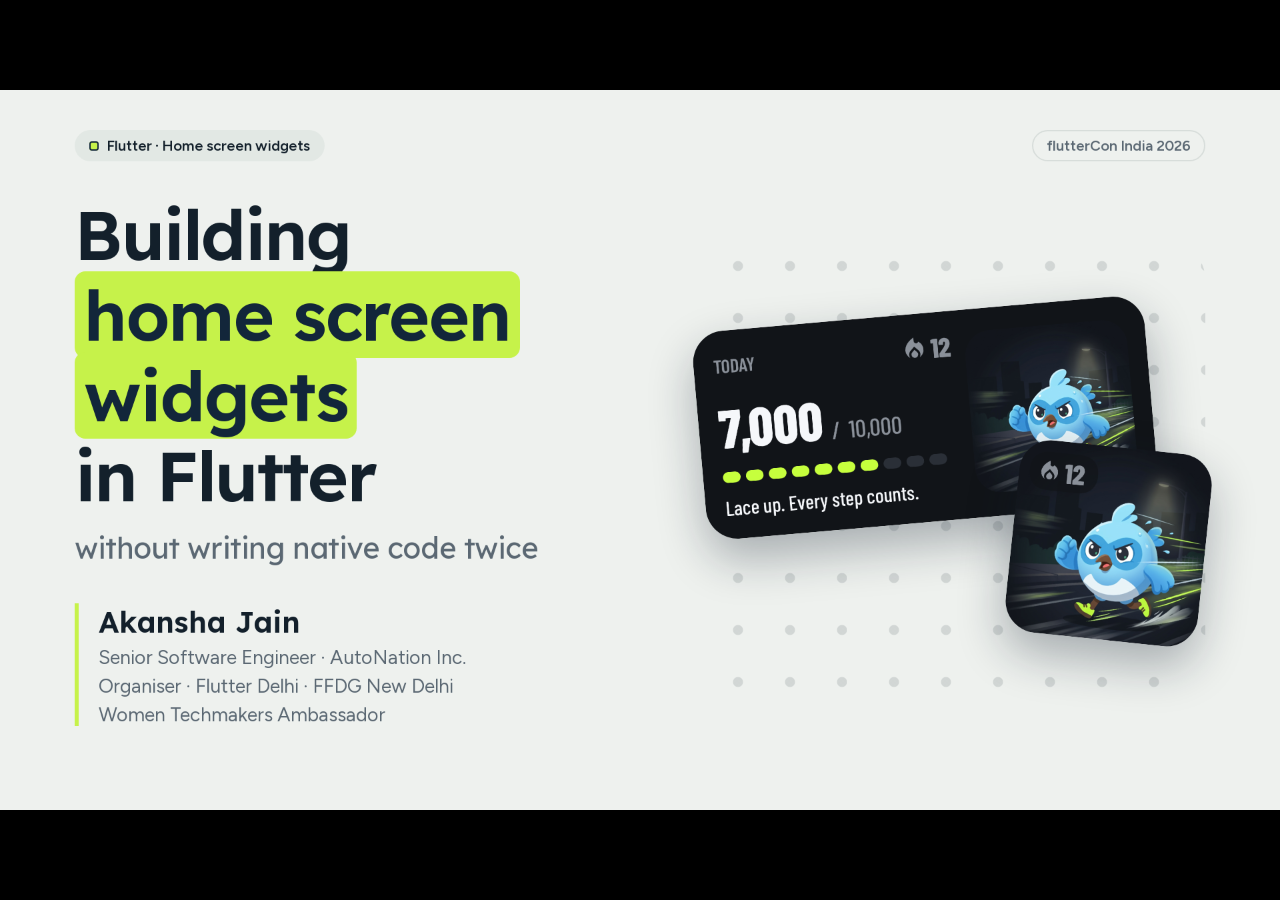
<file: talks/home-screen-widgets/index.html>
<!DOCTYPE html>
<html lang="en">
<head>
<meta charset="utf-8">
<meta name="viewport" content="width=device-width, initial-scale=1">
<title>Building Home Screen Widgets in Flutter Without Writing Native Code Twice — Akansha Jain</title>
<link href="assets/fonts/fonts.css" rel="stylesheet">
<script src="deck-stage.js"></script>

<script type="application/json" id="speaker-notes">[
 "Hi everyone, I'm Akansha. (Under 30 seconds.) Today we'll build these two home screen widgets, for iOS and Android, without writing a single line of Swift or Kotlin for these two widgets. And I'll tell you what broke along the way.",
 "Quick show of hands: how many of you have a Flutter app with a home screen widget? (Pause.) Not many. There's a reason for that, and it changed in September.",
 "Think about your own home screen. The weather, your steps, a calendar. You see them every time you unlock your phone, without opening anything. A streak that's about to break is a nudge to open the app again. And tapping a widget takes you straight to the right screen.",
 "This is the one sentence I'll keep coming back to. A widget is not a Flutter screen. Flutter draws your app's screens, but only while your app is running. The home screen belongs to the phone. On iOS, widgets are written in SwiftUI with WidgetKit; on Android, with Jetpack Glance. Flutter can't draw there, and your app usually isn't even running.",
 "Until now, here's what that meant. Look at the small grey word TODAY at the top of this widget. Here it is in SwiftUI for iOS, and here is the same word in Kotlin for Android. Different languages, and they don't even look alike. That's one label.",
 "(Let the meme land. Don't explain it.)",
 "And that's only the UI. On iOS you add a widget extension in Xcode, an App Group so the app and the widget can share data, and entitlements. On Android a receiver class, entries in the manifest, an XML file describing the widget, and Gradle setup.",
 "So here's the problem. Every time you change the widget, say you want to show the streak, you make that change twice: once in SwiftUI in Xcode, once in Glance in Kotlin, and you test both. And neither of them is Dart, the language your team writes every day. That's a lot for one small card on the home screen.",
 "So what if you could describe the widget once, in Dart, and let a tool write the native code? That's what's new.",
 "Three packages, all by Anton Borries. home_widget has been around for years: your app uses it to save data for the widget, ask for a redraw, and know when the widget was tapped. It's the only one that ships in your app, so it goes under dependencies. The other two are new, released in September: the generator gives you building blocks to describe the widget in Dart, and the CLI turns that description into Swift and Kotlin. Those two only run while you build, so they're dev dependencies. Both are before 1.0, so expect breaking changes.",
 "To show you how it works, I built a small app called Stride. You set a daily step goal, and every day you reach it, your streak grows. It has two widgets: a wide one with the details, and a small one with just the streak. Steps are added with a button here; a real app would read them from Health Connect or HealthKit, and the widget wouldn't change. I'll use Stride for every example from now on.",
 "This is Stride's wide widget, described in Dart. It looks like Flutter, but it's a description, not a widget tree that runs. The building blocks are a smaller set than Flutter's, because each one has to exist in SwiftUI and in Glance. And notice the data: steps, blocks, message and mascot are named slots that the app fills in later.",
 "Then one command. It reads every widget description in the home_widget folder and writes the SwiftUI code, the Glance code and a typed Dart helper, and it sets up Xcode and the Android manifest. For Stride's two widgets: about 300 lines of Dart in, over 800 lines of Swift and almost 800 lines of Kotlin out. A small tip: the command in the CLI's README didn't work for me; this one, from Anton's codelab, does.",
 "So here's the before and after. Before: two UIs, two languages, setup on both platforms, and keeping them in sync forever. Now: one Dart file, one command, and a change in one place.",
 "Why generate native code and not something else? You could keep writing native code yourself: full control, double the work. home_widget can also take a Flutter widget and save it as an image for the home screen. That reuses your Flutter UI, but the widget only shows a picture. Generating gives you a real native widget from one description; the trade-off is a smaller set of building blocks.",
 "Now, how does the app talk to the widget? It doesn't, directly. They're two programs sharing a small storage space. On iOS that's an App Group, on Android SharedPreferences. home_widget hides the difference, so your Dart code is the same on both. Pictures, like Dash, are saved as files in that same shared space.",
 "Updating the widget is two steps. First, save what the widget should show. The helper is generated from the description, so a typo in a field name is a compile error, not a blank widget. Second, ask the phone to redraw it. And that's a request, not an order: Apple says a widget people look at often typically gets 40 to 70 refreshes a day, and Android's own scheduled updates can't run more often than every 30 minutes.",
 "The other direction: tapping the widget opens the app with a link I chose, and the helper tells the app about it, whether the app was closed or already running. A lesson I'll come back to: listen for these taps in one place only.",
 "And this is my favourite part. The app can hand the widget a timetable for the rest of the day. If the goal isn't reached yet, the message gets more urgent as the day goes on. Once it's reached, Dash celebrates, and at night goes to sleep. The phone switches between them at the right time, with no app running and no background code. Every time the app saves, it writes a fresh timetable for where you are.",
 "Enough slides. Let's see it running.",
 "Demo 1. Remember the widget says TODAY at the top. I'm going to change that one word in the Dart file, run the command, and rebuild. Three things to watch: the Dart line, the Swift file changing by itself, and the widget on the home screen.",
 "(Recording.) Left: the Dart file and, next to it, the Swift the tool wrote for me. Right: the simulator. TODAY becomes FLUTTERCON. One command, and the Swift updates by itself; the Kotlin changed too. Then I run the app again. Not hot reload: the widget is a native program, so it needs a real rebuild, and I sped that part up. And there it is on the home screen. One line of Dart, both platforms.",
 "(Recording.) I start in the app at 4,000 of 5,000 steps, with a 12-day streak. I tap +1,000. The numbers turn green and the streak becomes 13. Now the home screen: the widget already shows 5,000 and 13. The app saved the data, asked for a redraw, and the phone did the rest.",
 "Two widgets, and each one is its own small Dart file: stride.dart for the wide one, streak.dart for the small one. The same command generates both, for both platforms. On the left, I add both widgets from the iPhone's widget gallery, then press and hold each one so you can see it up close. On the right, the same two widgets on my Xiaomi phone: I add 1,000 steps and both update. Each widget has its own data, so the app saves to both. Getting Android to this point was the interesting part, which I'll come back to.",
 "(Recording, 2x.) Now the app is completely closed. I reached the goal, so Dash is celebrating. About 30 seconds later, with nothing of mine running, Dash goes to sleep. That's the timetable from a few slides ago. And tapping the widget opens the app on the right screen, even from closed.",
 "(Let it land.) Same code, first run on both. iOS: everything works. Android: no Dash pictures, no progress blocks, the wide widget squeezed to half its width, and it never updated after a save. Next slide: why.",
 "Here's what happened on Android. First, nothing was saved: home_widget saves files with the help of a package called path_provider_android, and its version 2.3 failed on my Android 10 phone. Pinning the older version fixed it. Second, the wide widget came out tiny: Android 10 ignores 'make me four cells wide' and only reads a minimum size.",
 "Four more things tripped me up. First, I listened for taps once per widget. Taps come through one native connection that only keeps one listener, so the second listener replaced the first, and taps on the wide widget did nothing, with no error. Listen in one place. Second, with the sheet already open, I went home and tapped the other widget, and a second sheet opened on top of the first. A widget tap can arrive at any time, even while your app is already showing the result of the last one, so now the sheet only opens if it is not open yet. Third, every change to the widget file needs generate and a full rebuild; hot reload can't touch native code. Fourth, a save takes a moment: pictures, the timetable, cleanup. Fast taps could start saves at the same time and mix old and new data, so now saves run one at a time and the newest wins.",
 "What can't it do yet? Buttons. Ticking something off right on the widget needs native code today: App Intents on iOS 17 and later, a Glance action on Android, connected to a Dart callback through home_widget. And a few other things I ran into: no Expanded or progress bar, at most ten items in a row on Android, and the description accepts constants only.",
 "If you want to try this on Monday, it's four steps. Add home_widget as a dependency and the generator and CLI as dev dependencies. Put a Dart file with a @HomeWidget class in a home_widget folder. Run the generate command, then a full flutter run. And in your app, save the data and ask for a redraw. One warning for iOS: on a real iPhone, sharing data needs an App Group, and that needs a paid Apple Developer account. The simulator works without one.",
 "If you remember three things. The phone draws your widget, not Flutter. Describe it once in Dart and let the tool write the native code. And save, then ask for a redraw; the phone decides when.",
 "If you want to build your first widget, Anton's codelab takes you through it step by step: a first widget, layout, styling and an empty state, and then pointers to tap-to-open, lists and timed data, which you saw today.",
 "And here's everything from today. I tested with home_widget 0.10.0 and the generator and CLI at 0.4.0+1; they're before 1.0, so check the docs if something looks different. Here's the Stride code, the home_widget documentation, the generator's documentation, and the package on pub.dev. Thank you to Anton Borries for these packages.",
 "Before we get to questions: quiz time! I brought five Dash pins. I'll ask five quick questions about today's talk, and the first person with the right answer gets a pin. Ready?",
 "Question one, for a Dash pin. Who draws your widget on the home screen? A, Flutter. B, your app, running in the background. C, the phone. D, a web view. Hands up!",
 "The answer is C: the phone draws it. Flutter only draws inside your app, and your app usually isn't even running. That's the one thing to remember from today.",
 "Question two. Of the three packages, which one ships inside your app? A, home_widget. B, the generator. C, the CLI. D, all three.",
 "The answer is A: home_widget. It's a normal dependency because your app uses it while it runs. The generator and the CLI only help you build, so they're dev dependencies.",
 "Question three. You changed the widget's Dart file. What do you do next? A, hot reload. B, run generate, then a full flutter run. C, hot restart. D, nothing, it updates by itself.",
 "The answer is B. The widget is native code, so hot reload and hot restart can't touch it. Run generate again, then a full flutter run.",
 "Question four. In the demo, Dash fell asleep while the app was closed. How? A, the app kept running in the background. B, a push notification woke the widget. C, the widget asked a server. D, the app saved a timetable earlier, and the phone switched on time.",
 "The answer is D. When the app saved, it also saved a timetable for the rest of the day. The phone switched to the sleeping Dash at the right time, with no app code running.",
 "Last question. What can't the generator do yet? A, show pictures. B, change on a timetable. C, buttons you can tap on the widget. D, open the app when tapped.",
 "The answer is C: buttons. Everything else you saw today: Dash's pictures, the timetable, and tapping to open the app. Buttons still need native code.",
 "Thank you! I'm happy to take questions. Scan the code at the top to share feedback, and you can find me at akanshajain.dev or on LinkedIn."
]</script>

<style>
:root {
  --bg: #EEF1EE;
  --panel: #FFFFFF;
  --ink: #13202B;
  --muted: #5B6873;
  --line: #D7DDDA;
  --lime: #C6F24A;
  --lime-ink: #3C5A0E;
  --lime-soft: #EAF7C8;
  --sky: #2C7DBA;
  --sky-soft: #DCEBF6;
  --coral: #E2614A;
  --coral-soft: #FBE3DD;
  --navy: #12263A;
  --navy-deep: #0F1D2B;
  --display: "Lexend", "Figtree", system-ui, sans-serif;
  --text: "Figtree", system-ui, -apple-system, "Segoe UI", sans-serif;
  --mono: "Google Sans Code", ui-monospace, Menlo, monospace;
}
html, body { margin: 0; background: #000; }

/* ---------- Slide frame ---------- */
section {
  width: 1920px; height: 1080px; box-sizing: border-box; position: relative; overflow: hidden;
  background: var(--bg); color: var(--ink); font-family: var(--text);
  padding: 92px 112px 120px; display: grid; grid-template-rows: auto 1fr; gap: 44px;
}
section.navy { background: var(--navy); color: #F1F5F8; }
section.deep { background: var(--navy-deep); color: #F1F5F8; }
.event { position: absolute; top: 60px; right: 112px; font: 600 22px var(--text); color: var(--muted); border: 2px solid var(--line); border-radius: 99px; padding: 8px 20px; }
.navy .event, .deep .event { color: #93A6B5; border-color: rgba(255,255,255,.14); }
.foot { position: absolute; left: 112px; right: 112px; bottom: 52px; display: flex; justify-content: space-between; align-items: center; font: 500 21px var(--text); color: var(--muted); }
.navy .foot, .deep .foot { color: #7F93A3; }
.foot .mark { display: inline-grid; grid-template-columns: repeat(2, 9px); gap: 4px; margin-right: 14px; vertical-align: middle; position: relative; top: -2px; }
.foot .mark i { width: 9px; height: 9px; border-radius: 3px; background: currentColor; opacity: .45; }
.foot .mark i:nth-child(4) { background: var(--lime); opacity: 1; }
.foot .pg { font-variant-numeric: tabular-nums; }

/* ---------- Type ---------- */
.ey { font: 600 27px var(--text); color: var(--muted); letter-spacing: .01em; }
.navy .ey, .deep .ey { color: #93A6B5; }
h1, h2, h3 { font-family: var(--display); font-weight: 600; margin: 0; letter-spacing: -0.02em; text-wrap: balance; }
h1 { font-size: 104px; line-height: 1.16; }
h2 { font-size: 78px; line-height: 1.13; margin-top: 12px; max-width: 1450px; }
h3 { font-size: 40px; line-height: 1.15; }
p { margin: 0; }
.lead { font-size: 36px; line-height: 1.4; color: var(--muted); max-width: 1300px; }
.navy .lead, .deep .lead { color: #A9B9C6; }
.hl { background: var(--lime); color: var(--navy); border-radius: 16px; padding: 0 14px; -webkit-box-decoration-break: clone; box-decoration-break: clone; }
.hl.coral { background: var(--coral); color: #fff; }
.mid { align-self: center; }
code, .mono { font-family: var(--mono); }
/* Inline code: a tinted chip so code reads as code at a glance */
section code { font-size: .86em; font-weight: 500; background: #DCE8F2; color: #174A72; padding: .06em .36em; border-radius: .32em; white-space: nowrap; }
.navy code, .deep code, .panel.dark code { background: rgba(198,242,74,.16); color: #DDF79A; }
.panel.lime code, .lime code { background: rgba(18,38,58,.12); color: var(--navy); }
.fix code { background: rgba(60,90,14,.14); color: var(--lime-ink); }
.pkg code, .needed code, .slot .ph code { background: none; padding: 0; color: inherit; font-size: inherit; }
.needed code, .slot .ph code { font-size: 20px; }

/* ---------- Panels, chips, icons ---------- */
.panel { background: var(--panel); border-radius: 40px; padding: 44px; box-shadow: 0 4px 18px rgba(19,32,43,.06); }
.panel.lime { background: var(--lime); }
.panel.coral { background: var(--coral-soft); }
.panel.dark { background: var(--navy); color: #EEF3F6; }
.navy .panel, .deep .panel { background: rgba(255,255,255,.07); box-shadow: none; }
.chip { display: inline-block; font: 700 19px var(--text); letter-spacing: .05em; text-transform: uppercase; padding: 7px 16px; border-radius: 99px; background: #E4EAE7; color: var(--muted); }
.icon { width: 88px; height: 88px; border-radius: 26px; display: grid; place-items: center; background: var(--sky-soft); color: var(--sky); }
.icon svg { width: 46px; height: 46px; }
.icon.lime { background: var(--lime-soft); color: var(--lime-ink); }
.icon.coral { background: var(--coral-soft); color: var(--coral); }
.grid3 { display: grid; grid-template-columns: repeat(3, 1fr); gap: 36px; align-items: stretch; }
.grid2 { display: grid; grid-template-columns: repeat(2, 1fr); gap: 36px; align-items: stretch; }
.card { display: grid; gap: 22px; align-content: start; }
.card p { font-size: 30px; line-height: 1.4; color: var(--muted); }
.panel.lime .card p, .panel.lime p { color: #34490D; }
.list { margin: 0; padding: 0; list-style: none; display: grid; gap: 22px; }
.list li { font-size: 32px; line-height: 1.35; position: relative; padding-left: 50px; }
.list li::before { content: ""; position: absolute; left: 0; top: 14px; width: 16px; height: 16px; border-radius: 5px; background: var(--sky); }
.panel.coral .list li::before { background: var(--coral); }
.panel.lime .list li::before { background: var(--navy); }
.src { font-size: 21px; color: var(--muted); }

/* ---------- Code ---------- */
pre.code { margin: 0; font: 400 28px/1.6 var(--mono); color: #1D2B36; white-space: pre; }
pre.code.sm { font-size: 25px; }
.code .k { color: #2C7DBA; } .code .s { color: #4E7A12; } .code .t { color: #A4541C; } .code .c { color: #7E8A93; font-style: italic; }
.codehead { display: flex; justify-content: space-between; align-items: center; font: 700 28px var(--text); margin-bottom: 18px; }

/* ---------- Device frames ---------- */
.phone { aspect-ratio: 1179 / 2556; border-radius: 64px; overflow: hidden; background: #000; position: relative;
  box-shadow: 0 0 0 14px #1A1D21, 0 0 0 16px #3A3F45, 0 40px 80px rgba(10,20,30,.35); }
.phone > img, .phone > video { position: absolute; inset: 0; width: 100%; height: 100%; object-fit: cover; display: block; }
.phone:not(.android)::after { content: ""; position: absolute; z-index: 3; top: 2.2%; left: 50%; transform: translateX(-50%); width: 30%; height: 3.6%; background: #000; border-radius: 99px; }
.phone.android { border-radius: 40px; box-shadow: 0 0 0 10px #15181C, 0 0 0 12px #34393F, 0 40px 80px rgba(10,20,30,.35); }
.phone.android::after { content: ""; position: absolute; z-index: 3; top: 1.6%; left: 50%; transform: translateX(-50%); width: 3.4%; aspect-ratio: 1; background: #000; border-radius: 50%; box-shadow: 0 0 0 3px #1E2227; }
.phone.h830 { height: 830px; }
.phone.h760 { height: 760px; }
.phone.h680 { height: 680px; }
.needed { position: absolute; inset: 0; display: none; place-content: center; text-align: center; gap: 12px; padding: 30px; background: rgba(15,29,43,.86); color: #EEF3F6; }
.needed b { font: 600 28px var(--display); color: var(--lime); }
.needed code { font-size: 20px; color: #C8D6E0; }
.needed p { font-size: 20px; line-height: 1.4; color: #A9B9C6; }
.missing .needed { display: grid; }
.pwrap { position: relative; }
.speed { position: absolute; right: -40px; bottom: 170px; z-index: 2; background: #F1F5F8; color: var(--navy-deep); font: 700 26px var(--text); padding: 12px 24px; border-radius: 99px; box-shadow: 0 10px 26px rgba(0,0,0,.35); }

/* Image slots: show the picture when the file exists, a labelled placeholder otherwise */
.slot { position: relative; border-radius: 40px; overflow: hidden; }
.slot > img { width: 100%; height: 100%; object-fit: cover; display: block; }
.slot .ph { display: none; position: absolute; inset: 0; place-content: center; text-align: center; gap: 10px; border: 4px dashed #B9C3C0; border-radius: 40px; color: var(--muted); padding: 30px; }
.navy .slot .ph, .deep .slot .ph { border-color: rgba(255,255,255,.22); color: #93A6B5; }
.slot .ph b { font: 600 30px var(--display); }
.slot .ph code { font-size: 22px; }
.slot.missing > img { display: none; }
.slot.missing .ph { display: grid; }

/* ---------- Demo layout ---------- */
.demo { grid-template-columns: 1fr auto; grid-template-rows: 1fr; gap: 80px; align-items: center; padding-right: 150px; padding-top: 150px; }
.demo .left { display: grid; gap: 40px; align-content: center; }
/* demo slides: phones as tall as the slide allows */
section.demo { padding-top: 60px; padding-bottom: 100px; }
section.demo > .event { display: none; }
.demo .phone.h830 { height: 920px; }
.demo .phones2 .phone.h760 { height: 830px; }
.demo .phones2 figure { gap: 44px; }
.tag { display: flex; align-items: center; gap: 22px; }
.tag .ti { width: 84px; height: 84px; border-radius: 24px; background: var(--lime); color: var(--navy); display: grid; place-items: center; }
.tag .ti svg { width: 44px; height: 44px; }
.tag span { font: 600 30px var(--text); color: var(--lime); }
.demo h2 { font-size: 72px; max-width: 900px; margin: 0; }
.duo { grid-template-columns: 0.85fr 1.15fr; padding-right: 112px; gap: 50px; }
.phones2 { display: flex; gap: 60px; justify-content: center; }
.phones2 figure { margin: 0; display: grid; gap: 24px; justify-items: center; }
.phones2 figcaption { font: 600 26px var(--text); color: #A9B9C6; }
.watch { background: rgba(255,255,255,.07); border-radius: 32px; padding: 36px 40px; display: grid; gap: 16px; max-width: 860px; }
.watch b { font: 700 22px var(--text); letter-spacing: .08em; text-transform: uppercase; color: #9FB3C3; }
.watch ol { margin: 0; padding-left: 38px; display: grid; gap: 12px; font-size: 31px; line-height: 1.35; }
.steps3 { display: grid; grid-template-columns: repeat(3, 1fr); gap: 56px; align-self: center; }
.steps3 .st { background: rgba(255,255,255,.07); border-radius: 36px; padding: 44px 44px 48px; display: flex; flex-direction: column; gap: 22px; position: relative; }
.steps3 .st .mini { margin-top: auto; }
.steps3 .st > * { margin-block: 0; }
.steps3 .st .num { margin-bottom: 0; }
.steps3 .st + .st::before { content: ""; position: absolute; left: -44px; top: 50%; width: 32px; height: 32px; transform: translateY(-50%); background: var(--lime); clip-path: polygon(0 15%, 60% 50%, 0 85%); }
.steps3 .num { width: 64px; height: 64px; border-radius: 20px; background: var(--lime); color: var(--navy); display: grid; place-items: center; font: 700 32px var(--display); }
.steps3 h3 { margin: 0; font: 600 40px/1.2 var(--display); }
.steps3 p { margin: 0; font-size: 29px; line-height: 1.4; color: #B9C8D4; }
.steps3 .mini { font: 400 24px/1.5 var(--mono); background: #0A141D; border-radius: 18px; padding: 18px 22px; color: #C8D6E0; }
.steps3 .mini .k { color: var(--lime); }
section.vidfull { grid-template-rows: 1fr; place-items: center; padding: 22px 0 0; }
section.vidfull .foot, section.vidfull .event { display: none; }
section.vidfull .laptop { width: 1620px; }
section.vidfull .laptop .scr { border-width: 14px 14px 22px; border-radius: 22px 22px 0 0; }
section.vidfull .laptop .base { height: 20px; }
section.vidfull .laptop .speed { right: 26px; bottom: 26px; }
.laptop { position: relative; }
.laptop .scr { position: relative; aspect-ratio: 16 / 10; background: #05090D; overflow: hidden; border: 22px solid #1A1D21; border-bottom-width: 30px; border-radius: 30px 30px 0 0; box-shadow: 0 0 0 2px #3A3F45, 0 40px 80px rgba(0,0,0,.4); }
.laptop .scr > video { position: absolute; inset: 0; width: 100%; height: 100%; object-fit: cover; display: block; }
.laptop .base { position: relative; height: 28px; margin: 0 -50px; border-radius: 0 0 28px 28px; background: linear-gradient(#D5DADF, #8E959C); }
.laptop .base::before { content: ""; position: absolute; left: 50%; top: 0; width: 200px; height: 11px; transform: translateX(-50%); border-radius: 0 0 14px 14px; background: #737A82; }
.laptop .speed { right: -30px; bottom: 90px; }
/* Video controls: click the video or press K to play/pause, J / L to go back / forward 5 s */
.vid { cursor: pointer; }
.vctl { position: absolute; z-index: 5; left: 50%; bottom: 4%; transform: translateX(-50%); width: 84%; box-sizing: border-box;
  display: flex; align-items: center; gap: 14px; padding: 10px 18px 10px 10px; border-radius: 99px;
  background: rgba(8,14,20,.78); color: #F1F5F8; font: 600 19px var(--text); opacity: 0; transition: opacity .25s; cursor: default; }
.laptop .vctl { width: 46%; bottom: 3%; }
.vid:hover .vctl, .vid.paused .vctl { opacity: 1; }
.vid.missing .vctl { display: none; }
.vctl button { all: unset; cursor: pointer; flex: none; width: 44px; height: 44px; border-radius: 50%; background: var(--lime); color: var(--navy); display: grid; place-items: center; }
.vctl button svg { width: 22px; height: 22px; }
.vctl .bar { flex: 1; height: 8px; border-radius: 4px; background: rgba(255,255,255,.22); position: relative; cursor: pointer; }
.vctl .bar i { position: absolute; left: 0; top: 0; bottom: 0; width: 0; border-radius: 4px; background: var(--lime); }
.vctl .tm { flex: none; font-variant-numeric: tabular-nums; color: #C8D6E0; }
.spnote { justify-self: start; font: 600 24px var(--text); color: #C8D6E0; background: rgba(255,255,255,.08); border-radius: 99px; padding: 10px 22px; }
.phone.vid:not(.missing)::after { display: none; } /* the recordings already include the Dynamic Island */
@media print { .vctl { display: none !important; } }
/* quiz intro */
.qintro { grid-template-columns: 1fr 760px; grid-template-rows: 1fr; gap: 90px; align-items: center; }
.qintro h1 { font-size: 120px; line-height: 1.08; margin-top: 14px; }
.qintro .lead { font-size: 36px; margin-top: 30px; max-width: 760px; }
.qintro .rules { display: grid; gap: 18px; margin-top: 44px; }
.qintro .rules div { display: flex; align-items: center; gap: 22px; font: 500 34px var(--display); color: #F1F5F8; }
.qintro .rules b { flex: none; width: 60px; height: 60px; border-radius: 50%; display: grid; place-items: center; background: var(--lime); color: var(--navy); font: 700 28px var(--display); }
.qintro .pin { position: relative; justify-self: center; transform: rotate(4deg); }
.qintro .pin img { width: 600px; display: block; border-radius: 26px; box-shadow: 0 34px 70px rgba(0,0,0,.45), 0 6px 16px rgba(0,0,0,.3); }
.qintro .pin .tag { position: absolute; left: -46px; bottom: 54px; transform: rotate(-10deg); background: var(--lime); color: var(--navy); font: 700 34px var(--display); padding: 14px 26px; border-radius: 18px; box-shadow: 0 14px 30px rgba(0,0,0,.35); }
/* quiz (Dash pin giveaway) */
.quiz .qhead { display: grid; grid-template-columns: 1fr auto; gap: 48px; align-items: center; }
.quiz .qhead img { margin-top: 40px; width: 170px; height: 170px; border-radius: 40px; box-shadow: 0 16px 36px rgba(19,32,43,.22); }
.quiz .opts { display: grid; grid-template-columns: 1fr 1fr; gap: 28px; }
.quiz .opt { display: flex; align-items: center; gap: 28px; padding: 34px 40px; font: 500 36px/1.3 var(--display); color: var(--ink); transition: opacity .2s; }
.quiz .opt code { font-size: 32px; }
.quiz .opt .k { flex: none; width: 66px; height: 66px; border-radius: 50%; display: grid; place-items: center; background: var(--sky-soft); color: var(--sky); font: 700 32px var(--display); }
.quiz .opt .k svg { width: 34px; height: 34px; }
.quiz.ans .opt { opacity: .38; }
.quiz.ans .opt.ok { opacity: 1; background: var(--lime); box-shadow: 0 18px 40px rgba(110,140,20,.28); }
.quiz.ans .opt.ok .k { background: var(--navy); color: var(--lime); }
.term { background: #0A141D; border: 2px solid rgba(255,255,255,.1); border-radius: 26px; padding: 28px 32px; font: 400 24px/1.6 var(--mono); color: #C8D6E0; max-width: 860px; }
.term .p { color: var(--lime); }
.term .ok { color: #8FD16A; }

/* ---------- 1 title ---------- */
.s-title { grid-template-columns: 1fr 780px; grid-template-rows: 1fr; gap: 40px; align-items: center; padding-top: 150px; }
.toppill { position: absolute; top: 60px; left: 112px; display: inline-flex; align-items: center; gap: 12px; font: 600 22px var(--text); background: #E2E8E4; padding: 10px 22px; border-radius: 99px; color: var(--ink); }
.toppill::before { content: ""; width: 14px; height: 14px; border-radius: 4px; background: var(--lime); box-shadow: 0 0 0 2px var(--navy) inset; }
.s-title .sub { font: 400 44px var(--display); color: var(--muted); margin-top: 20px; letter-spacing: -0.01em; }
.who { margin-top: 56px; border-left: 6px solid var(--lime); padding-left: 30px; display: grid; gap: 8px; }
.who b { font: 600 44px var(--display); }
.who span { font-size: 29px; color: var(--muted); }
.hero { position: relative; height: 700px; }
.hero::before { content: ""; position: absolute; inset: 20px 0 0 40px; border-radius: 60px;
  background-image: radial-gradient(circle, rgba(19,32,43,.13) 7px, transparent 8px); background-size: 78px 78px; }
.hero img { position: absolute; display: block; border-radius: 48px; box-shadow: 0 30px 70px rgba(15,29,43,.32); }
.hero .w1 { width: 680px; left: 20px; top: 130px; transform: rotate(-5deg); animation: float1 7s ease-in-out infinite alternate; }
.hero .w2 { width: 290px; right: 0; top: 330px; transform: rotate(6deg); animation: float2 6s ease-in-out infinite alternate; }
@keyframes float1 { from { transform: rotate(-5deg) translateY(0); } to { transform: rotate(-4deg) translateY(-14px); } }
@keyframes float2 { from { transform: rotate(6deg) translateY(0); } to { transform: rotate(7deg) translateY(12px); } }
@media (prefers-reduced-motion: reduce) { .hero img { animation: none; } }
/* 4 diagram */
.dia { display: grid; grid-template-columns: 1fr 380px 1fr; gap: 30px; align-items: stretch; }
.dia .card h3 { font-size: 46px; }
.dia .arrow { display: grid; justify-items: center; gap: 18px; text-align: center; font: 600 30px var(--text); color: var(--coral); align-self: center; }
.dia .arrow svg { width: 100%; height: 60px; }
/* 5 twice */
.twice { display: grid; grid-template-columns: 860px 1fr; gap: 64px; align-items: center; }
.twice .wbox { position: relative; }
.twice .wbox img { width: 100%; display: block; border-radius: 40px; box-shadow: 0 20px 50px rgba(15,29,43,.22); }
.twice .ring { position: absolute; left: 1.6%; top: 7%; width: 15%; height: 15%; border: 6px solid var(--coral); border-radius: 18px; }
.twice .wbox figcaption { margin-top: 26px; font-size: 30px; color: var(--muted); }
.twice .codes { display: grid; gap: 26px; }
.twice .panel { padding: 30px 36px; }
/* 6 meme */
.meme { grid-template-rows: auto auto; justify-items: center; align-content: center; gap: 44px; text-align: center; padding-top: 70px; }
.meme .slot { width: 880px; height: 660px; box-shadow: 0 24px 60px rgba(15,29,43,.25); }
.mlabel { position: absolute; transform: translateX(-50%); font: 700 32px var(--display); color: #fff; background: rgba(15,29,43,.86); padding: 10px 24px; border-radius: 99px; white-space: nowrap; }
.slot.missing .mlabel { display: none; }
.meme .cap { font: 500 44px var(--display); }
/* 8 statement */
.statement h2 { font-size: 92px; max-width: 1500px; }
.costs { display: flex; gap: 22px; flex-wrap: wrap; margin-top: 56px; }
.costs span { font: 600 32px var(--text); padding: 18px 30px; border-radius: 99px; background: var(--coral-soft); color: #8E2D1C; }
.fork8 { display: grid; grid-template-columns: 420px 150px 1fr; align-items: center; margin-top: 64px; max-width: 1500px; }
.fork8 .one { background: #fff; border-radius: 32px; padding: 34px 38px; box-shadow: 0 10px 30px rgba(15,29,43,.08); display: grid; gap: 8px; }
.fork8 small { font: 600 22px var(--text); color: var(--muted); text-transform: uppercase; letter-spacing: .08em; }
.fork8 .one b { font: 600 38px var(--display); }
.fork8 svg.fork { width: 150px; height: 260px; color: var(--coral); }
.fork8 .two { display: grid; gap: 24px; }
.fork8 .side { background: #fff; border-radius: 28px; padding: 26px 34px; box-shadow: 0 10px 30px rgba(15,29,43,.08); display: grid; grid-template-columns: auto 1fr; column-gap: 24px; align-items: center; }
.fork8 .side .lang { grid-row: span 2; font: 600 22px var(--mono); color: #8E2D1C; background: var(--coral-soft); border-radius: 14px; padding: 10px 16px; }
.fork8 .side b { font: 600 34px var(--display); }
.fork8 .side span { font-size: 26px; color: var(--muted); }
.statement .mid { width: 100%; }
.statement .mid h2 { max-width: none; white-space: nowrap; }
.fork8 .side .lang { width: 92px; text-align: center; }
.statement .notdart { margin-top: 48px; font-size: 36px; color: var(--muted); }
.statement .notdart b { color: var(--ink); }
/* section slides */
.section { grid-template-columns: 1fr 840px; grid-template-rows: 1fr; gap: 80px; align-items: center; }
.section .num { font: 600 30px var(--display); color: var(--lime); }
.section h2 { font-size: 104px; margin-top: 20px; }
.section .lead { margin-top: 30px; }
.homegrid { display: grid; grid-template-columns: repeat(4, 1fr); grid-template-rows: repeat(5, 132px); gap: 30px; }
.homegrid i { border-radius: 34px; background: rgba(255,255,255,.06); }
.homegrid .w { grid-column: span 4; grid-row: span 2; background: var(--lime); color: var(--navy); display: grid; align-content: center; padding: 0 56px; font-style: normal; }
.homegrid .w b { font: 700 104px/1 var(--display); }
.homegrid .w span { font: 500 30px var(--text); margin-top: 8px; }
.homegrid .s { grid-column: span 2; grid-row: span 2; background: var(--sky); display: grid; place-items: center; font-style: normal; }
.homegrid .s b { font: 700 66px var(--display); color: #fff; }
.homegrid.live .w { padding: 0 48px; gap: 4px; }
.homegrid.live .lbl { font: 700 22px var(--text); letter-spacing: .1em; opacity: .7; }
.homegrid.live .count { font: 700 110px/1 var(--display); font-variant-numeric: tabular-nums; }
.homegrid.live .sub { font: 500 28px var(--text); }
.homegrid.live .blocks { display: grid; grid-template-columns: repeat(10, 1fr); gap: 10px; margin-top: 14px; width: 560px; }
.homegrid.live .blocks i { height: 14px; border-radius: 7px; background: rgba(18,38,58,.18); transition: background .25s; }
.homegrid.live .blocks i.on { background: var(--navy); }
.homegrid.live .s { display: grid; place-items: center; align-content: center; gap: 0; }
.homegrid.live .flame { width: 70px; height: 70px; color: #FF9A3D; }
.homegrid.live .flame svg { width: 100%; height: 100%; }
.homegrid.live .streak { font: 700 84px/1 var(--display); color: #fff; display: inline-block; }
.homegrid.live .streak.pop { animation: pop .5s ease-out; }
.homegrid.live .sub2 { font: 600 22px var(--text); color: #DCEBF6; }
.homegrid.live .appicon { display: grid; place-items: center; background: transparent; }
.homegrid.live .appicon img { width: 132px; height: 132px; border-radius: 30px; box-shadow: 0 10px 24px rgba(0,0,0,.35); display: block; }
@keyframes pop { 0% { transform: scale(1); } 40% { transform: scale(1.35); } 100% { transform: scale(1); } }
/* slide 2: widget collage */
.collage { position: relative; width: 840px; height: 800px; justify-self: center; }
.wg { position: absolute; border-radius: 40px; box-shadow: 0 22px 46px rgba(15,29,43,.22); }
.wg.img { display: block; }
.weather { width: 360px; height: 210px; padding: 30px 32px; box-sizing: border-box; background: linear-gradient(160deg, #5BB0EE, #2C7DBA); color: #fff; display: flex; justify-content: space-between; }
.weather small { font: 600 24px var(--text); display: block; }
.weather b { font: 600 84px/1 var(--display); display: block; margin-top: 4px; }
.weather span { font-size: 20px; opacity: .9; }
.weather svg { width: 78px; height: 78px; }
.cal { width: 220px; height: 220px; padding: 26px; box-sizing: border-box; background: #fff; display: grid; align-content: start; gap: 2px; }
.cal small { font: 700 24px var(--text); color: var(--coral); letter-spacing: .06em; }
.cal b { font: 600 92px/1 var(--display); color: var(--ink); }
.cal span { font: 600 20px var(--text); color: var(--muted); margin-top: 8px; padding-left: 10px; border-left: 4px solid var(--lime); }
.music { width: 340px; height: 180px; padding: 24px; box-sizing: border-box; background: var(--navy); color: #fff; display: flex; gap: 20px; align-items: center; }
.music .art { width: 120px; height: 120px; border-radius: 22px; background: linear-gradient(135deg, var(--lime), #2C7DBA 70%, var(--coral)); flex: none; }
.music small { font-size: 18px; color: #93A6B5; display: block; }
.music b { font: 600 30px var(--display); display: block; margin: 4px 0 16px; }
.music .bar { display: block; width: 150px; height: 8px; border-radius: 4px; background: rgba(255,255,255,.18); }
.music .bar i { display: block; width: 60%; height: 100%; border-radius: 4px; background: var(--lime); }
.batt { width: 280px; height: 170px; padding: 22px; box-sizing: border-box; background: #fff; display: grid; justify-items: center; gap: 10px; }
.batt svg { width: 220px; height: 100px; }
.batt span { font: 600 22px var(--text); color: var(--muted); }
.clock { width: 190px; height: 190px; border-radius: 50%; background: #fff; display: grid; place-items: center; }
.clock svg { width: 176px; height: 176px; }
.delivery { width: 460px; height: 220px; padding: 26px 30px; box-sizing: border-box; background: #fff; display: grid; gap: 6px; align-content: start; }
.delivery .dtop { display: flex; justify-content: space-between; align-items: center; }
.delivery small { font: 600 20px var(--text); color: var(--muted); }
.delivery .eta { font: 700 22px var(--text); color: #fff; background: var(--coral); padding: 4px 14px; border-radius: 99px; }
.delivery b { font: 600 40px var(--display); color: var(--ink); }
.delivery .track { display: grid; grid-template-columns: repeat(4, 1fr); gap: 8px; align-items: center; margin-top: 8px; }
.delivery .track i { height: 10px; border-radius: 5px; background: #E4EAE7; display: grid; place-items: center; }
.delivery .track i.done { background: var(--coral); }
.delivery .track i.now { background: linear-gradient(90deg, var(--coral) 50%, #E4EAE7 50%); position: relative; }
.delivery .track i.now::after { content: ""; position: absolute; left: calc(50% - 12px); top: -7px; width: 24px; height: 24px; border-radius: 50%; background: var(--coral); box-shadow: 0 0 0 5px #fff, 0 0 0 7px rgba(226,97,74,.35); }
.delivery .steps { display: grid; grid-template-columns: repeat(4, 1fr); gap: 8px; font: 500 15px var(--text); color: var(--muted); }
.cricket { width: 240px; height: 240px; padding: 26px; box-sizing: border-box; background: var(--lime); color: var(--navy); display: grid; align-content: start; gap: 6px; }
.cricket small { font: 700 18px var(--text); letter-spacing: .1em; display: flex; align-items: center; gap: 8px; }
.cricket small i { width: 12px; height: 12px; border-radius: 50%; background: var(--coral); }
.cricket b { font: 700 40px/1.1 var(--display); margin-top: 22px; white-space: nowrap; }
.cricket span { font: 600 19px var(--text); color: #3C4F12; }
/* animations: only while a slide is playing (.play is added when the slide opens) */
@keyframes dropIn { from { opacity: 0; translate: 0 60px; scale: .8; } to { opacity: 1; translate: 0 0; scale: 1; } }
@keyframes slideIn { from { opacity: 0; translate: 60px 0; } to { opacity: 1; translate: 0 0; } }
@keyframes riseIn { from { opacity: 0; translate: 0 30px; } to { opacity: 1; translate: 0 0; } }
@keyframes travel { 0% { left: 0; opacity: 0; } 8% { opacity: 1; } 40% { left: calc(100% - 20px); opacity: 1; } 50%, 100% { left: calc(100% - 20px); opacity: 0; } }
.play .collage .wg { animation: dropIn .7s cubic-bezier(.2,.9,.3,1.25) both; }
.play .collage .wg:nth-child(2) { animation-delay: .12s; } .play .collage .wg:nth-child(3) { animation-delay: .24s; }
.play .collage .wg:nth-child(4) { animation-delay: .36s; } .play .collage .wg:nth-child(5) { animation-delay: .48s; }
.play .collage .wg:nth-child(6) { animation-delay: .6s; } .play .collage .wg:nth-child(7) { animation-delay: .72s; }
.play .flow .outs .panel { animation: slideIn .5s ease-out both; }
.play .flow .outs .panel:nth-child(1) { animation-delay: .4s; } .play .flow .outs .panel:nth-child(2) { animation-delay: .7s; }
.play .flow .outs .panel:nth-child(3) { animation-delay: 1s; } .play .flow .outs .panel:nth-child(4) { animation-delay: 1.3s; }
.conn { position: relative; }
.pkt { position: absolute; top: 10px; left: 0; width: 20px; height: 20px; border-radius: 50%; background: var(--navy); box-shadow: 0 0 0 5px var(--lime); opacity: 0; }
.play .pkt { animation: travel 3.2s ease-in-out infinite; }
.play .pkt.late { animation-delay: 1.3s; }
.play .tt .stop, .play .tt .pic, .play .tt .label { animation: riseIn .5s ease-out both; }
.play .tt .row:first-child .label { animation-delay: .1s; } .play .tt .row:first-child .pic { animation-delay: .25s; }
.play .tt .row:first-child .stop:nth-child(2) { animation-delay: .45s; } .play .tt .row:first-child .stop:nth-child(3) { animation-delay: .75s; }
.play .tt .row:first-child .stop:nth-child(4) { animation-delay: 1.05s; } .play .tt .row:first-child .stop:nth-child(5) { animation-delay: 1.35s; }
.play .tt .row:last-child .label { animation-delay: 1.8s; } .play .tt .row:last-child .stop:nth-child(1) { animation-delay: 2s; }
.play .tt .row:last-child .stop:nth-child(2) { animation-delay: 2.3s; }
@media (prefers-reduced-motion: reduce) { .play * { animation: none !important; } .pkt { display: none; } }
/* slide 9: one file, two widgets */
.once { display: grid; justify-items: center; }
.dfile { width: 560px; background: #0A141D; border: 2px solid rgba(255,255,255,.12); border-radius: 30px; padding: 26px 32px 30px; }
.dfile .fname { font: 500 21px var(--mono); color: #93A6B5; margin-bottom: 14px; }
pre.code.dk { color: #DCE6EE; font-size: 26px; }
pre.code.dk .k { color: #8CC8FF; } pre.code.dk .s { color: #C6F24A; } pre.code.dk .t { color: #FFB27A; }
.branches { width: 840px; height: 130px; margin: 6px 0 10px; }
.outs2 { display: grid; grid-template-columns: 1fr 1fr; gap: 40px; width: 840px; align-items: end; }
.outs2 figure { margin: 0; display: grid; gap: 16px; justify-items: center; }
.outs2 img { width: 100%; display: block; border-radius: 30px; box-shadow: 0 20px 40px rgba(0,0,0,.35); }
.outs2 figcaption { font: 600 26px var(--text); color: #C9D6E0; }
/* packages */
.pkg code { font-size: 32px; font-weight: 600; color: var(--ink); }
.pkg .role { font: 600 24px var(--text); text-transform: uppercase; letter-spacing: .06em; color: var(--sky); }
.pkg .card { grid-template-rows: auto auto 1fr auto; align-content: stretch; }
.pkg .dep { display: grid; gap: 8px; padding-top: 22px; border-top: 2px dashed rgba(19,32,43,.14); }
.pkg .dep b { font: 600 26px var(--mono); color: var(--ink); justify-self: start; background: #E4EAE7; padding: 6px 14px; border-radius: 12px; }
.pkg .lime .dep { border-top-color: rgba(18,38,58,.22); }
.pkg .lime .dep b { background: rgba(18,38,58,.12); color: var(--navy); }
.pkg .dep span { font: 500 24px var(--text); color: var(--muted); }
.pkg .lime .dep span { color: #34490D; }
/* split code + aside */
.split { display: grid; grid-template-columns: 1.25fr .75fr; gap: 44px; align-items: center; }
.aside { display: grid; gap: 28px; }
.aside .panel p { font-size: 30px; line-height: 1.4; }
.aside .panel.dark b { display: block; font: 600 34px var(--display); color: var(--lime); margin-bottom: 12px; }
/* generate */
.flow { display: grid; grid-template-columns: 1fr 120px 1fr; gap: 20px; align-items: center; }
.flow .outs { display: grid; gap: 22px; }
.flow .outs .panel { padding: 28px 36px; display: flex; justify-content: space-between; align-items: center; font: 600 32px var(--display); }
.flow .outs .panel span { font: 500 26px var(--text); color: var(--muted); }
.flow .arrow svg { width: 120px; height: 60px; color: var(--sky); }
.cmd { font: 500 30px var(--mono); background: var(--navy); color: #E7EEF3; border-radius: 22px; padding: 22px 30px; margin-top: 26px; }
.cmd .p { color: var(--lime); }
.big { font: 700 92px/1 var(--display); letter-spacing: -0.03em; }
.big small { display: block; font: 500 26px var(--text); color: var(--muted); letter-spacing: 0; margin-top: 10px; }
/* before after */
.ba h3 { font-size: 44px; margin-bottom: 30px; display: flex; align-items: center; gap: 18px; }
/* storage connectors */
.conn { display: grid; justify-items: center; gap: 10px; color: var(--sky); font: 600 26px var(--text); }
.conn svg { width: 150px; height: 40px; }
.conn span { white-space: nowrap; }
/* 19 timetable */
.tt { display: grid; gap: 30px; }
.tt .row { display: grid; grid-template-columns: 300px 1fr; gap: 30px; align-items: stretch; }
.tt .label { border-radius: 32px; padding: 30px; display: grid; align-content: center; gap: 10px; }
.tt .label b { font: 600 34px var(--display); line-height: 1.15; }
.tt .label span { font-size: 24px; line-height: 1.35; }
.tt .label.no { background: var(--coral-soft); color: #8E2D1C; }
.tt .label.yes { background: var(--lime); color: var(--navy); }
.tt .stops { display: grid; gap: 22px; }
.tt .stops.four { grid-template-columns: 170px repeat(4, 1fr); }
.tt .stops.two { grid-template-columns: repeat(2, 1fr); }
.tt .stop { background: var(--panel); border-radius: 28px; padding: 22px 24px; display: grid; gap: 10px; align-content: start; box-shadow: 0 4px 18px rgba(19,32,43,.06); }
.tt .stop .t { font: 600 24px var(--display); color: var(--sky); }
.tt .stop p { font-size: 26px; line-height: 1.35; }
.tt .pic { border-radius: 28px; overflow: hidden; }
.tt .pic img { width: 100%; height: 100%; object-fit: cover; display: block; }
.tt .stop.wide { grid-template-columns: 150px 1fr; align-items: center; gap: 22px; }
.tt .stop.wide img { width: 150px; height: 150px; border-radius: 24px; display: block; }
/* meet */
.meet { grid-template-columns: .9fr 1.1fr; grid-template-rows: 1fr; gap: 60px; align-items: center; padding-top: 150px; }
.meet .phones { display: flex; gap: 60px; justify-content: center; align-items: center; }
.meet .phones figure { margin: 0; display: grid; gap: 30px; justify-items: center; }
.meet figcaption { font: 600 26px var(--text); color: #A9B9C6; }
.facts { display: grid; gap: 22px; margin-top: 44px; }
.facts div { display: grid; grid-template-columns: 70px 1fr; gap: 18px; align-items: center; font-size: 31px; line-height: 1.35; }
.facts i { width: 70px; height: 70px; border-radius: 20px; background: rgba(255,255,255,.08); display: grid; place-items: center; font-style: normal; font-size: 34px; }
/* first run */
.vs { grid-template-columns: 1fr auto; grid-template-rows: 1fr; gap: 90px; align-items: center; }
.vs .left { display: grid; gap: 0; align-content: center; }
.vs .left h2 { margin-top: 10px; }
.vs .pair { display: flex; gap: 64px; align-items: end; margin-top: 70px; }
.vs .phone { height: 700px; }
.vs figure { margin: 0; display: grid; gap: 22px; justify-items: center; }
.vs .tagp { font: 600 26px var(--text); padding: 10px 24px; border-radius: 99px; display: inline-flex; align-items: center; gap: 10px; }
.vs .tagp.ok { background: var(--lime-soft); color: var(--lime-ink); }
.vs .tagp.bad { background: #F8DDD7; color: #A33A26; }
.cmp { margin-top: 56px; border-collapse: collapse; font-size: 30px; width: 100%; max-width: 760px; }
.cmp th { font: 600 24px var(--text); color: var(--muted); text-align: center; padding: 0 0 14px; width: 130px; }
.cmp th:first-child { width: auto; }
.cmp td { padding: 18px 0; border-top: 2px solid var(--line); }
.cmp td:not(:first-child) { text-align: center; }
.cmp .y, .cmp .n { display: inline-grid; place-items: center; width: 46px; height: 46px; border-radius: 50%; vertical-align: middle; }
.cmp .y { background: var(--lime-soft); color: var(--lime-ink); }
.cmp .n { background: #F8DDD7; color: #C2462F; }
.cmp svg { width: 24px; height: 24px; }
/* findings */
.find .panel { display: grid; gap: 20px; align-content: start; }
.find .panel h3 { font-size: 38px; }
.find .panel p { font-size: 28px; line-height: 1.42; color: var(--muted); }
.find .fix { font: 600 25px var(--text); color: var(--lime-ink); background: var(--lime-soft); border-radius: 14px; padding: 10px 16px; justify-self: start; }
/* 27/28 visuals: tilted cut-outs on a soft stage */
.find .stage { height: 300px; border-radius: 26px; background: #E9EEEC; display: flex; align-items: center; justify-content: center; gap: 48px; margin-bottom: 8px; }
.find .shot { margin: 0; display: grid; justify-items: center; gap: 16px; }
.find .shot img { height: 200px; width: auto; display: block; border-radius: 10px; box-shadow: 0 20px 34px rgba(19,32,43,.30), 0 3px 8px rgba(19,32,43,.18); }
.find .shot.exp { transform: rotate(-3deg); }
.find .shot.got { transform: rotate(3.5deg); }
.find .tg { font: 700 19px var(--text); letter-spacing: .05em; text-transform: uppercase; padding: 6px 14px; border-radius: 99px; white-space: nowrap; }
.find .tg.ok { background: var(--lime-soft); color: var(--lime-ink); }
.find .tg.bad { background: #F8DDD7; color: #A33A26; }
.find.t28 .stage { height: 250px; }
.find.t28 .grid4 { grid-template-columns: repeat(4, minmax(0, 1fr)); }
.find.t28 .panel { padding: 30px; gap: 16px; border-radius: 34px; }
.find.t28 .panel h3 { font-size: 32px; }
.find.t28 .panel p { font-size: 24px; }
.find.t28 .fix { font-size: 21px; }
.find.t28 .stage .tg { font-size: 16px; }
.find.t28 .sheet img { width: 290px; }
.find.t28 .term { width: 290px; font-size: 19px; padding: 14px 18px 16px; }
.find.t28 .paper { width: 310px; padding: 16px 18px; }
.find.t28 .lane { grid-template-columns: 58px 1fr; gap: 8px; }
.find.t28 .lane > b { font-size: 14px; }
.find.t28 .bar span { font-size: 14px; }
.find .stack { position: relative; width: 300px; height: 150px; }
.find .stack img { position: absolute; width: 260px; border-radius: 22px; box-shadow: 0 20px 34px rgba(19,32,43,.30), 0 3px 8px rgba(19,32,43,.18); }
.find .stack .back { left: 0; top: 0; transform: rotate(-7deg); filter: brightness(.8); }
.find .stack .front { left: 40px; top: 30px; transform: rotate(3deg); }
.find .stage.col { flex-direction: column; gap: 26px; }
.find .sheet img { width: 340px; height: auto; border-radius: 24px; }
.find .sheet { transform: rotate(-4deg); }
.find .term { transform: rotate(3deg); width: 370px; background: var(--navy); border-radius: 18px; padding: 16px 22px 20px; box-shadow: 0 20px 34px rgba(19,32,43,.30), 0 3px 8px rgba(19,32,43,.18); font: 500 22px/1.7 var(--mono); color: #EEF3F6; }
.find .term .dots { display: flex; gap: 8px; margin-bottom: 8px; }
.find .term .dots i { width: 12px; height: 12px; border-radius: 50%; background: #3A4E60; }
.find .term .pr { color: var(--lime); margin-right: 10px; }
.find .term .no { color: #F08A75; text-decoration: line-through; text-decoration-thickness: 2px; }
.find .paper { transform: rotate(-2.5deg); width: 400px; background: #fff; border-radius: 18px; padding: 18px 22px; box-shadow: 0 20px 34px rgba(19,32,43,.22), 0 3px 8px rgba(19,32,43,.12); display: grid; gap: 14px; }
.find .lane { display: grid; grid-template-columns: 74px 1fr; align-items: center; gap: 12px; }
.find .lane > b { font: 700 17px var(--text); letter-spacing: .05em; text-transform: uppercase; color: var(--muted); }
.find .track { position: relative; height: 62px; }
.find .bar { position: absolute; height: 14px; border-radius: 7px; }
.find .bar.c { background: var(--coral); }
.find .bar.l { background: #8DBB1E; }
.find .bar.sk { border: 2px dashed #B9C3BF; background: none; height: 10px; }
.find .bar span { position: absolute; left: 100%; margin-left: 8px; top: -5px; font: 600 16px var(--text); color: var(--muted); white-space: nowrap; }
/* limits */
.limits { display: grid; grid-template-columns: 1.05fr .95fr; gap: 44px; align-items: start; }
.tick { position: relative; margin-top: 40px; display: grid; justify-items: start; gap: 22px; }
.wcard { width: 640px; background: #111418; color: #F5F7FA; border-radius: 40px; padding: 30px 34px; display: flex; justify-content: space-between; align-items: center; box-shadow: 0 20px 40px rgba(15,29,43,.25); }
.wl { display: grid; gap: 2px; }
.wl .wt { font: 600 20px var(--text); letter-spacing: .08em; color: #8A9099; }
.wl b { font: 800 68px/1.05 var(--display); }
.wl span:last-child { font-size: 22px; color: #8A9099; }
.wbtn { display: flex; align-items: center; gap: 10px; background: var(--lime); color: #111418; font: 700 26px var(--text); padding: 18px 26px; border-radius: 99px; outline: 5px dashed var(--coral); outline-offset: 10px; }
.wbtn svg { width: 28px; height: 28px; }
.ntag { font: 700 24px var(--text); color: #fff; background: var(--coral); padding: 10px 22px; border-radius: 99px; margin-left: 300px; }
/* getting started */
.grid4 { display: grid; grid-template-columns: repeat(4, 1fr); gap: 26px; align-items: stretch; }
.gs .step { display: grid; gap: 18px; align-content: start; padding: 34px; min-width: 0; }
.gs .step .n { font: 700 60px/1 var(--display); color: var(--sky); }
.gs .step.lime .n { color: var(--navy); }
.gs .step h3 { font-size: 36px; }
.gs .step p { font-size: 26px; line-height: 1.4; color: var(--muted); }
.gs .step.lime p { color: #34490D; }
pre.code.xs { font-size: 19px; line-height: 1.55; white-space: pre-wrap; word-break: break-word; }
.gs pre.code.xs.nowrap { white-space: pre; }
.gs pre.code.xs { background: #DCE8F2; color: #174A72; border-radius: 14px; padding: 14px 16px; }
.gs .step.lime pre.code.xs { background: rgba(18,38,58,.12); color: var(--navy); }
.note-ios { margin-top: 30px; display: grid; grid-template-columns: 56px 1fr; gap: 20px; align-items: center; background: var(--coral-soft); color: #6E2416; border-radius: 30px; padding: 24px 32px; }
.note-ios svg { width: 52px; height: 52px; color: var(--coral); }
.note-ios p { font-size: 28px; line-height: 1.4; }
/* takeaways */
.take .panel { min-height: 420px; display: grid; gap: 24px; align-content: start; }
.take .n { font: 700 84px/1 var(--display); color: var(--sky); }
.take .panel.lime .n { color: var(--navy); }
.take h3 { font-size: 46px; }
.take p { font-size: 30px; line-height: 1.4; color: var(--muted); }
.take .panel.lime p { color: #34490D; }
/* QR */
.qrbox { background: #fff; border-radius: 30px; padding: 22px; box-shadow: 0 0 0 6px var(--qr, var(--lime)); display: grid; place-items: center; }
.qrbox img { display: block; image-rendering: pixelated; }
/* codelab */
.lab { display: grid; grid-template-columns: 1fr 600px; gap: 70px; align-items: center; }
.checks { margin: 0; padding: 0; list-style: none; display: grid; }
.checks li { display: grid; grid-template-columns: 56px 1fr; gap: 22px; align-items: center; font-size: 32px; line-height: 1.35; padding: 22px 0; border-top: 2px solid var(--line); }
.checks li:last-child { border-bottom: 2px solid var(--line); }
.checks li i { width: 50px; height: 50px; border-radius: 14px; background: var(--lime); display: grid; place-items: center; color: var(--navy); font-style: normal; }
.checks li i svg { width: 28px; height: 28px; }
.checks li.next i { background: var(--sky-soft); color: var(--sky); }
.labqr { background: var(--panel); border-radius: 44px; padding: 44px; display: grid; justify-items: center; gap: 22px; box-shadow: 0 4px 18px rgba(19,32,43,.06); }
.labqr .qrbox img { width: 380px; height: 380px; }
.labqr b { font: 600 36px var(--display); }
.labqr span { font: 500 19px var(--mono); color: var(--muted); text-align: center; word-break: break-all; max-width: 500px; }
/* resources */
.res { display: grid; grid-template-columns: repeat(4, 1fr); gap: 30px; }
.res .item { background: var(--panel); border-radius: 40px; padding: 32px; display: grid; justify-items: center; gap: 18px; text-align: center; box-shadow: 0 4px 18px rgba(19,32,43,.06); align-content: start; }
.res .qrbox img { width: 270px; height: 270px; }
.res b { font: 600 32px var(--display); }
.res span { font: 500 20px var(--mono); color: var(--muted); word-break: break-all; line-height: 1.4; }
/* thanks */
.thanks { grid-template-columns: 500px 1fr; grid-template-rows: 1fr; gap: 80px; align-items: center; }
.thanks h1 { font-size: 112px; line-height: 1.1; }
.me { display: grid; justify-items: center; text-align: center; gap: 8px; }
.me b { font: 600 42px var(--display); margin-top: 34px; }
.me span { font-size: 26px; color: #A9B9C6; }
.portrait { width: 420px; height: 520px; border-radius: 210px 210px 56px 56px; overflow: hidden; position: relative; background: var(--sky); box-shadow: 0 0 0 16px var(--lime); justify-self: center; }
.portrait img { width: 100%; height: 100%; object-fit: cover; object-position: center top; display: block; }
.contacts { display: grid; grid-template-columns: repeat(2, 1fr); gap: 26px; margin-top: 40px; }
.contacts .c { background: rgba(255,255,255,.07); border-radius: 32px; padding: 22px; display: grid; grid-template-columns: 236px 1fr; gap: 26px; align-items: center; }
.contacts .qrbox { padding: 12px; border-radius: 20px; box-shadow: none; }
.contacts .qrbox img { width: 212px; height: 212px; }
.contacts .c.wide { grid-column: 1 / -1; background: rgba(198,242,74,.12); }
.qrslot { position: relative; width: 212px; height: 212px; }
.qrslot .phq { display: none; position: absolute; inset: 0; place-content: center; text-align: center; font: 600 18px var(--text); color: var(--muted); border: 3px dashed #B9C3C0; border-radius: 14px; background: #fff; }
.qrslot.missing img { display: none; }
.qrslot.missing .phq { display: grid; }
.contacts small { display: block; font: 500 22px var(--text); color: #93A6B5; }
.contacts b { font: 600 32px var(--display); }
</style>
</head>
<body>
<deck-stage width="1920" height="1080">

<!-- 1 -->
<section class="s-title" data-label="Title">
  <span class="toppill">Flutter · Home screen widgets</span>
  <span class="event">flutterCon India 2026</span>
  <div>
    <h1>Building<br><span class="hl">home screen widgets</span><br>in Flutter</h1>
    <div class="sub">without writing native code twice</div>
    <div class="who">
      <b>Akansha Jain</b>
      <span>Senior Software Engineer · AutoNation Inc.</span>
      <span>Organiser · Flutter Delhi · FFDG New Delhi</span>
      <span>Women Techmakers Ambassador</span>
    </div>
  </div>
  <div class="hero" aria-hidden="true">
    <img class="w1" src="assets/img/widget_wide.png" alt="">
    <img class="w2" src="assets/img/widget_small.png" alt="">
  </div>
</section>

<!-- 2 -->
<section class="section" data-label="Show of hands" data-anim>
  <span class="event">flutterCon India 2026</span>
  <div>
    <div class="ey">Quick question</div>
    <h2 style="font-size:88px">How many of your Flutter apps have a <span class="hl">home screen widget?</span></h2>
  </div>
  <div class="collage" aria-label="A collage of home screen widgets">
    <div class="wg weather" style="left:0;top:70px;transform:rotate(-6deg)">
      <div><small>Bengaluru</small><b>24°</b><span>Sunny · H 28° L 19°</span></div>
      <svg viewBox="0 0 48 48" aria-hidden="true"><circle cx="24" cy="24" r="10" fill="#FFD25A"/><g stroke="#FFD25A" stroke-width="3.5" stroke-linecap="round"><path d="M24 4v6M24 38v6M4 24h6M38 24h6M9.9 9.9l4.2 4.2M33.9 33.9l4.2 4.2M9.9 38.1l4.2-4.2M33.9 14.1l4.2-4.2"/></g></svg>
    </div>
    <div class="wg delivery" style="left:360px;top:30px;transform:rotate(4deg)">
      <div class="dtop"><small>Your order</small><span class="eta">12 min</span></div>
      <b>On the way</b>
      <div class="track"><i class="done"></i><i class="done"></i><i class="now"></i><i></i></div>
      <div class="steps"><span>Placed</span><span>Cooking</span><span>On the way</span><span>Arrived</span></div>
    </div>
    <div class="wg cal" style="left:40px;top:345px;transform:rotate(5deg)"><small>THU</small><b>21</b><span>flutterCon talk</span></div>
    <div class="wg cricket" style="left:300px;top:300px;transform:rotate(-4deg)">
      <small><i></i>LIVE</small>
      <b>IND 287/4</b>
      <span>45.2 overs · vs AUS</span>
    </div>
    <div class="wg music" style="left:540px;top:345px;transform:rotate(3deg)">
      <i class="art"></i>
      <div><small>Now playing</small><b>Focus beats</b><span class="bar"><i></i></span></div>
    </div>
    <div class="wg batt" style="left:110px;top:580px;transform:rotate(-3deg)">
      <svg viewBox="0 0 120 60" aria-hidden="true"><circle cx="30" cy="30" r="22" stroke="#E4EAE7" stroke-width="8" fill="none"/><circle cx="30" cy="30" r="22" stroke="#8FD16A" stroke-width="8" fill="none" stroke-dasharray="113 138" stroke-linecap="round" transform="rotate(-90 30 30)"/><circle cx="90" cy="30" r="22" stroke="#E4EAE7" stroke-width="8" fill="none"/><circle cx="90" cy="30" r="22" stroke="#2C7DBA" stroke-width="8" fill="none" stroke-dasharray="88 138" stroke-linecap="round" transform="rotate(-90 90 30)"/></svg>
      <span>82% · 64%</span>
    </div>
    <div class="wg clock" style="left:600px;top:570px;transform:rotate(6deg)">
      <svg viewBox="0 0 100 100" aria-hidden="true"><circle cx="50" cy="50" r="46" fill="#fff"/><g stroke="#13202B" stroke-width="3" stroke-linecap="round"><path d="M50 8v8M50 84v8M8 50h8M84 50h8"/></g><path d="M50 50 L50 24" stroke="#13202B" stroke-width="5" stroke-linecap="round"/><path d="M50 50 L70 60" stroke="#13202B" stroke-width="4" stroke-linecap="round"/><path d="M50 50 L36 76" stroke="#E2614A" stroke-width="2" stroke-linecap="round"/><circle cx="50" cy="50" r="4" fill="#E2614A"/></svg>
    </div>
  </div>
  <div class="foot"><span><span class="mark"><i></i><i></i><i></i><i></i></span>Home screen widgets in Flutter</span><span class="pg"></span></div>
</section>

<!-- 3 -->
<section data-label="Why widgets">
  <span class="event">flutterCon India 2026</span>
  <div><div class="ey">Why widgets matter</div><h2>People look at their home screen <span class="hl">many times a day.</span></h2></div>
  <div class="grid3 mid">
    <div class="panel card"><div class="icon"><svg viewBox="0 0 24 24" fill="none" stroke="currentColor" stroke-width="2" stroke-linecap="round" stroke-linejoin="round"><path d="M2 12s3.6-7 10-7 10 7 10 7-3.6 7-10 7S2 12 2 12z"/><circle cx="12" cy="12" r="3"/></svg></div><h3>Check something at a glance</h3><p>Today's weather, your steps or your next meeting, without opening the app.</p></div>
    <div class="panel card"><div class="icon lime"><svg viewBox="0 0 24 24" fill="none" stroke="currentColor" stroke-width="2" stroke-linecap="round" stroke-linejoin="round"><path d="M3 12a9 9 0 1 0 3-6.7"/><path d="M3 4v5h5"/></svg></div><h3>Come back to the app</h3><p>A streak that's about to break reminds people to open the app.</p></div>
    <div class="panel card"><div class="icon coral"><svg viewBox="0 0 24 24" fill="none" stroke="currentColor" stroke-width="2" stroke-linecap="round" stroke-linejoin="round"><circle cx="12" cy="12" r="2.6" fill="currentColor"/><circle cx="12" cy="12" r="6.5"/><circle cx="12" cy="12" r="10" opacity=".45"/></svg></div><h3>Jump to the right screen</h3><p>One tap on the widget opens the app exactly where it matters.</p></div>
  </div>
  <div class="foot"><span><span class="mark"><i></i><i></i><i></i><i></i></span>Home screen widgets in Flutter</span><span class="pg"></span></div>
</section>

<!-- 4 -->
<section data-label="Not a Flutter screen">
  <span class="event">flutterCon India 2026</span>
  <div><div class="ey">The one thing to remember</div><h2>A widget is <span class="hl">not a Flutter screen.</span></h2></div>
  <div class="dia mid">
    <div class="panel card">
      <div class="icon"><svg viewBox="0 0 24 24" fill="none" stroke="currentColor" stroke-width="2" stroke-linecap="round"><rect x="6" y="2.5" width="12" height="19" rx="2.5"/><path d="M10.5 18.5h3"/></svg></div>
      <h3>Your Flutter app</h3>
      <p>Runs when someone opens it. Flutter draws every pixel.</p>
      <div style="display:flex;gap:12px;flex-wrap:wrap"><span class="chip">Your Dart code</span></div>
    </div>
    <div class="arrow">
      <svg viewBox="0 0 380 60" preserveAspectRatio="none" aria-hidden="true"><path d="M8 30 H350" stroke="#E2614A" stroke-width="5" stroke-dasharray="16 12" fill="none"/><path d="M340 14 L370 30 L340 46" stroke="#E2614A" stroke-width="5" fill="none" stroke-linecap="round" stroke-linejoin="round"/><path d="M168 8 l44 44 M212 8 l-44 44" stroke="#E2614A" stroke-width="7" stroke-linecap="round"/></svg>
      Flutter can't draw here
    </div>
    <div class="panel card">
      <div class="icon lime"><svg viewBox="0 0 24 24" fill="none" stroke="currentColor" stroke-width="2" stroke-linejoin="round"><rect x="3" y="3" width="8" height="8" rx="2"/><rect x="13" y="3" width="8" height="8" rx="2"/><rect x="3" y="13" width="18" height="8" rx="2"/></svg></div>
      <h3>The home screen</h3>
      <p>Run by the phone, not your app. Your widget stays on it even when your app is closed.</p>
      <div style="display:flex;gap:12px;flex-wrap:wrap"><span class="chip">iOS · SwiftUI + WidgetKit</span><span class="chip">Android · Jetpack Glance</span></div>
    </div>
  </div>
  <div class="foot"><span><span class="mark"><i></i><i></i><i></i><i></i></span>Home screen widgets in Flutter</span><span class="pg"></span></div>
</section>

<!-- 5 -->
<section data-label="Built twice">
  <span class="event">flutterCon India 2026</span>
  <div><div class="ey">Until now</div><h2>Look at the code for <span class="hl">one small label.</span></h2></div>
  <div class="twice mid">
    <figure class="wbox" style="margin:0">
      <div style="position:relative"><img src="assets/img/widget_wide.png" alt="A step widget with a small grey TODAY label at the top"><span class="ring" aria-hidden="true"></span></div>
      <figcaption>One small label on a widget: <b>“TODAY”</b></figcaption>
    </figure>
    <div class="codes">
      <div class="panel"><div class="codehead">iOS · Swift <span class="chip">SwiftUI</span></div>
<pre class="code sm"><span class="t">Text</span>(<span class="s">"TODAY"</span>)
  .<span class="k">font</span>(hwFont(<span class="s">"BarlowCondensed"</span>, <span class="t">600</span>, <span class="t">14</span>))
  .<span class="k">foregroundColor</span>(<span class="t">Color</span>(red: <span class="t">0.54</span>,
     green: <span class="t">0.56</span>, blue: <span class="t">0.60</span>))</pre></div>
      <div class="panel"><div class="codehead">Android · Kotlin <span class="chip">Glance</span></div>
<pre class="code sm"><span class="t">Image</span>(
  provider = <span class="t">ImageProvider</span>(textBitmap(
    context, typeface, <span class="s">"TODAY"</span>, fontSizeSp = <span class="t">14f</span>)),
  colorFilter = tint(<span class="t">Color</span>(<span class="t">0xFF8A9099</span>)))</pre></div>
    </div>
  </div>
  <div class="foot"><span><span class="mark"><i></i><i></i><i></i><i></i></span>Home screen widgets in Flutter</span><span class="pg"></span></div>
</section>

<!-- 6 -->
<section class="meme" data-label="Meme: twins">
  <span class="event">flutterCon India 2026</span>
  <div class="slot memeimg"><img src="assets/img/meme_twins.jpg" alt="Two identical Spider-Men pointing at each other"><span class="mlabel" style="left:28%;top:4%">iOS widget</span><span class="mlabel" style="left:73%;top:5%">Android widget</span><div class="ph"><b>Meme</b><code>assets/img/meme_twins.jpg</code></div></div>
  <div class="cap">Same widget. Written twice.</div>
  <div class="foot" style="text-align:left"><span><span class="mark"><i></i><i></i><i></i><i></i></span>Home screen widgets in Flutter</span><span class="pg"></span></div>
</section>

<!-- 7 -->
<section data-label="The setup">
  <span class="event">flutterCon India 2026</span>
  <div><div class="ey">And it's not just the UI</div><h2>…plus all the setup <span class="hl">around it.</span></h2></div>
  <div class="grid2 mid">
    <div class="panel"><div class="codehead" style="font-size:36px">iOS</div><ul class="list"><li>Add a widget extension in Xcode: a second, small app</li><li>Create an App Group: a folder the app and widget share</li><li>Turn on that App Group and set up signing for both</li><li>Write a timeline provider in Swift: what to show, and when</li></ul></div>
    <div class="panel"><div class="codehead" style="font-size:36px">Android</div><ul class="list"><li>Write a receiver class: the code the home screen talks to</li><li>Register it in the app's manifest</li><li>Describe the widget's size in an XML file</li><li>Add Glance to Gradle and write the UI in Kotlin</li></ul></div>
  </div>
  <div class="foot"><span><span class="mark"><i></i><i></i><i></i><i></i></span>Home screen widgets in Flutter</span><span class="pg"></span></div>
</section>

<!-- 8 -->
<section class="statement" data-label="The problem">
  <span class="event">flutterCon India 2026</span>
  <div></div>
  <div class="mid">
    <div class="ey">The problem</div>
    <h2>Every widget change, <span class="hl coral">made twice.</span></h2>
    <div class="fork8">
      <div class="one"><small>One change</small><b>“Show the streak”</b></div>
      <svg class="fork" viewBox="0 0 150 260" fill="none" stroke="currentColor" stroke-width="6" stroke-linecap="round" stroke-linejoin="round"><path d="M8 130h40c30 0 30-75 60-75h28M118 37l18 18-18 18"/><path d="M48 130c30 0 30 75 60 75h28M118 187l18 18-18 18"/></svg>
      <div class="two">
        <div class="side"><span class="lang">Swift</span><b>SwiftUI view in Xcode</b><span>then test it on an iPhone</span></div>
        <div class="side"><span class="lang">Kotlin</span><b>Glance view with Gradle</b><span>then test it on an Android phone</span></div>
      </div>
    </div>
    <p class="notdart">And neither of them is <b>Dart</b>, the language your team writes every day.</p>
  </div>
  <div class="foot"><span><span class="mark"><i></i><i></i><i></i><i></i></span>Home screen widgets in Flutter</span><span class="pg"></span></div>
</section>

<!-- 9 -->
<section class="navy section" data-label="Section: solution">
  <span class="event">flutterCon India 2026</span>
  <div><div class="num">The solution</div><h2>What if you described it <span class="hl">once, in Dart?</span></h2></div>
  <div class="once" aria-label="One Dart file becomes an iOS widget and an Android widget">
    <div class="dfile"><div class="fname">home_widget/my_widget.dart</div>
<pre class="code dk"><span class="k">@HomeWidget</span>(
  name: <span class="s">'Steps'</span>,
  widget: <span class="t">HWColumn</span>(children: [ … ]),
)
<span class="k">class</span> <span class="t">Steps</span> {}</pre></div>
    <svg class="branches" viewBox="0 0 840 130" fill="none" aria-hidden="true"><path d="M420 6 C420 70, 210 50, 210 112" stroke="#C6F24A" stroke-width="5" stroke-linecap="round"/><path d="M196 98 L210 120 L224 98" stroke="#C6F24A" stroke-width="5" stroke-linecap="round" stroke-linejoin="round"/><path d="M420 6 C420 70, 630 50, 630 112" stroke="#C6F24A" stroke-width="5" stroke-linecap="round"/><path d="M616 98 L630 120 L644 98" stroke="#C6F24A" stroke-width="5" stroke-linecap="round" stroke-linejoin="round"/></svg>
    <div class="outs2">
      <figure><img src="assets/img/widget_ios.png" alt="The widget on iOS"><figcaption>iOS · SwiftUI</figcaption></figure>
      <figure><img src="assets/img/widget_android.png" alt="The widget on Android"><figcaption>Android · Glance</figcaption></figure>
    </div>
  </div>
  <div class="foot"><span><span class="mark"><i></i><i></i><i></i><i></i></span>Home screen widgets in Flutter</span><span class="pg"></span></div>
</section>

<!-- 10 -->
<section data-label="Three packages">
  <span class="event">flutterCon India 2026</span>
  <div><div class="ey">What's new</div><h2>Three packages, <span class="hl">three jobs.</span></h2></div>
  <div class="mid">
    <div class="grid3 pkg">
      <div class="panel card"><span class="role">In your app</span><code>home_widget</code><p>Saves data for the widget, asks the phone to redraw it, and tells your app when the widget is tapped.</p><div class="dep"><b>dependencies:</b><span>Ships inside your app</span></div></div>
      <div class="panel card lime"><span class="role" style="color:var(--navy)">New · describe</span><code>home_widget_generator</code><p>Building blocks to describe the widget in Dart.</p><div class="dep"><b>dev_dependencies:</b><span>Only while you build</span></div></div>
      <div class="panel card lime"><span class="role" style="color:var(--navy)">New · generate</span><code>home_widget_cli</code><p>Reads that description and writes the Swift, the Kotlin and a Dart helper.</p><div class="dep"><b>dev_dependencies:</b><span>Only while you build</span></div></div>
    </div>
    <p class="src" style="margin-top:30px">All three by Anton Borries. The generator and CLI were first released in September 2026 and are still before 1.0.</p>
  </div>
  <div class="foot"><span><span class="mark"><i></i><i></i><i></i><i></i></span>Home screen widgets in Flutter</span><span class="pg"></span></div>
</section>

<!-- 11 -->
<section class="deep meet" data-label="Meet Stride">
  <span class="event">flutterCon India 2026</span>
  <div>
    <div class="ey">The example for today</div>
    <h2 style="font-size:84px">Meet <span class="hl">Stride.</span></h2>
    <div class="facts">
      <div><i>👟</i><span>Set a daily step goal and add steps</span></div>
      <div><i>🔥</i><span>Reach it every day and your streak grows</span></div>
      <div><i>▦</i><span>Two widgets: the full picture, and just the streak</span></div>
    </div>
    <p class="lead" style="font-size:26px;margin-top:40px">Steps are added by hand here. A real app would read them from Health Connect or HealthKit; the widget wouldn't change.</p>
  </div>
  <div class="phones">
    <figure><div class="phone h760"><img src="assets/img/ios_app.jpg" alt="The Stride app"></div><figcaption>The app</figcaption></figure>
    <figure><div class="phone h760"><img src="assets/img/ios_home_goal.jpg" alt="Both Stride widgets on the home screen"></div><figcaption>The widgets</figcaption></figure>
  </div>
  <div class="foot"><span><span class="mark"><i></i><i></i><i></i><i></i></span>Home screen widgets in Flutter</span><span class="pg"></span></div>
</section>

<!-- 12 -->
<section data-label="Describe in Dart">
  <span class="event">flutterCon India 2026</span>
  <div><div class="ey">Step 1</div><h2>You describe the widget <span class="hl">in Dart.</span></h2></div>
  <div class="split mid">
    <div class="panel">
<pre class="code sm"><span class="k">@HomeWidget</span>(
  name: <span class="s">'Stride'</span>,
  widgetUrl: <span class="s">'stride://today'</span>,
  iOS: <span class="t">HomeWidgetIOSConfiguration</span>(groupId: <span class="s">'group.dev.akanshajain.stride'</span>),
  widget: <span class="t">HWRow</span>(children: [
    <span class="t">HWColumn</span>(children: [
      <span class="t">HWText</span>(<span class="t">HWInt</span>(<span class="s">'steps'</span>)),
      <span class="t">HWRow</span>.builder(<span class="s">'blocks'</span>, item: …),
      <span class="t">HWText</span>(<span class="t">HWTimedData</span>(<span class="t">HWString</span>(<span class="s">'message'</span>))),
    ]),
    <span class="t">HWImage</span>(<span class="t">HWTimedData</span>(<span class="t">HWImageData</span>(<span class="s">'mascot'</span>))),
  ]),
)
<span class="k">class</span> <span class="t">Stride</span> {}</pre>
    </div>
    <div class="aside">
      <div class="panel"><p>It looks like Flutter, but it's a <b>description</b>, not a widget tree that runs.</p></div>
      <div class="panel dark"><b>Named slots</b><p style="color:#C9D6E0"><code>steps</code>, <code>blocks</code>, <code>message</code> and <code>mascot</code> are filled in later by your app.</p></div>
    </div>
  </div>
  <div class="foot"><span><span class="mark"><i></i><i></i><i></i><i></i></span>Home screen widgets in Flutter</span><span class="pg"></span></div>
</section>

<!-- 13 -->
<section data-label="One command" data-anim>
  <span class="event">flutterCon India 2026</span>
  <div><div class="ey">Step 2</div><h2>One command <span class="hl">writes the rest.</span></h2></div>
  <div class="mid">
    <div class="flow">
      <div class="panel" style="display:grid;gap:18px"><span class="chip" style="justify-self:start">You write</span><div style="font:600 40px var(--mono)">home_widget/stride.dart</div><div style="font:600 40px var(--mono)">home_widget/streak.dart</div><div class="big" style="margin-top:10px">306<small>lines of Dart</small></div></div>
      <div class="arrow"><svg viewBox="0 0 120 60" fill="none" stroke="currentColor" stroke-width="6" stroke-linecap="round" stroke-linejoin="round"><path d="M8 30h96M84 10l20 20-20 20"/></svg></div>
      <div class="outs">
        <div class="panel">iOS widgets <span>SwiftUI · 847 lines</span></div>
        <div class="panel">Android widgets <span>Glance · 794 lines</span></div>
        <div class="panel lime">Dart helper class <span style="color:#34490D">saveData · updateWidget</span></div>
        <div class="panel">Xcode + Android setup <span>wired up for you</span></div>
      </div>
    </div>
    <div class="cmd"><span class="p">$</span> dart run home_widget_cli:home_widget generate</div>
  </div>
  <div class="foot"><span><span class="mark"><i></i><i></i><i></i><i></i></span>Home screen widgets in Flutter</span><span class="pg"></span></div>
</section>

<!-- 14 -->
<section class="ba" data-label="Before and after">
  <span class="event">flutterCon India 2026</span>
  <div><div class="ey">Before and after</div><h2>Same widget, <span class="hl">a lot less work.</span></h2></div>
  <div class="grid2 mid">
    <div class="panel coral"><h3><span class="icon coral" style="width:64px;height:64px;border-radius:18px;background:#fff"><svg viewBox="0 0 24 24" fill="none" stroke="currentColor" stroke-width="2.4" stroke-linecap="round"><path d="M6 6l12 12M18 6L6 18"/></svg></span>Before</h3><ul class="list"><li>Write the widget in SwiftUI</li><li>Write it again in Glance</li><li>Set up both platforms by hand</li><li>Keep the two in sync forever</li></ul></div>
    <div class="panel lime"><h3><span class="icon" style="width:64px;height:64px;border-radius:18px;background:#fff;color:var(--lime-ink)"><svg viewBox="0 0 24 24" fill="none" stroke="currentColor" stroke-width="2.6" stroke-linecap="round" stroke-linejoin="round"><path d="M5 12.5l4.5 4.5L19 7"/></svg></span>Now</h3><ul class="list"><li>Describe it once in Dart</li><li>Run one command</li><li>Save data with the generated Dart class</li><li>Change it in one place</li></ul></div>
  </div>
  <div class="foot"><span><span class="mark"><i></i><i></i><i></i><i></i></span>Home screen widgets in Flutter</span><span class="pg"></span></div>
</section>

<!-- 15 -->
<section data-label="Why generate">
  <span class="event">flutterCon India 2026</span>
  <div><div class="ey">Why this approach</div><h2>Why generate <span class="hl">native code?</span></h2></div>
  <div class="grid3 mid">
    <div class="panel card"><h3>Write native code yourself</h3><p>Full control.</p><p>Two languages and two codebases to maintain.</p></div>
    <div class="panel card"><h3>Save a Flutter widget as an image</h3><p><code>home_widget</code> can do this with <code>renderFlutterWidget</code>.</p><p>You reuse your Flutter UI, but the widget only shows a picture.</p></div>
    <div class="panel card lime"><h3>Generate it from Dart</h3><p>A real native widget on both platforms, from one description.</p><p>The trade-off: a smaller set of building blocks.</p></div>
  </div>
  <div class="foot"><span><span class="mark"><i></i><i></i><i></i><i></i></span>Home screen widgets in Flutter</span><span class="pg"></span></div>
</section>

<!-- 16 -->
<section data-label="Shared storage" data-anim>
  <span class="event">flutterCon India 2026</span>
  <div><div class="ey">How it works</div><h2>Your app and your widget <span class="hl">never talk directly.</span></h2></div>
  <div class="mid" style="display:grid;grid-template-columns:1fr 210px 1fr 210px 1fr;gap:20px;align-items:stretch">
    <div class="panel card"><div class="icon"><svg viewBox="0 0 24 24" fill="none" stroke="currentColor" stroke-width="2" stroke-linecap="round"><rect x="6" y="2.5" width="12" height="19" rx="2.5"/><path d="M10.5 18.5h3"/></svg></div><h3>Your app</h3><p>Saves what the widget should show.</p></div>
    <div class="conn" style="align-self:center"><svg viewBox="0 0 210 40" style="width:210px" fill="none" stroke="currentColor" stroke-width="5" stroke-linecap="round" stroke-linejoin="round"><path d="M6 20h192M180 6l18 14-18 14"/></svg><i class="pkt"></i><span>saves</span></div>
    <div class="panel card dark" style="text-align:center;justify-items:center"><div class="icon lime"><svg viewBox="0 0 24 24" fill="none" stroke="currentColor" stroke-width="2" stroke-linejoin="round"><path d="M3 7l9-4 9 4v10l-9 4-9-4z"/><path d="M3 7l9 4 9-4M12 11v10"/></svg></div><h3>Shared storage</h3><p style="color:#B9C8D3">iOS: App Group<br>Android: <code>SharedPreferences</code></p></div>
    <div class="conn" style="align-self:center"><svg viewBox="0 0 210 40" style="width:210px" fill="none" stroke="currentColor" stroke-width="5" stroke-linecap="round" stroke-linejoin="round"><path d="M6 20h192M180 6l18 14-18 14"/></svg><i class="pkt late"></i><span>read by widget</span></div>
    <div class="panel card"><div class="icon lime"><svg viewBox="0 0 24 24" fill="none" stroke="currentColor" stroke-width="2" stroke-linejoin="round"><rect x="3" y="3" width="8" height="8" rx="2"/><rect x="13" y="3" width="8" height="8" rx="2"/><rect x="3" y="13" width="18" height="8" rx="2"/></svg></div><h3>Your widget</h3><p>Reads it whenever the phone redraws.</p></div>
  </div>
  <p class="src" style="align-self:start;margin:-10px 0 0;font-size:30px">Pictures, like Dash, are saved as files in the same shared space.</p>
  <div class="foot"><span><span class="mark"><i></i><i></i><i></i><i></i></span>Home screen widgets in Flutter</span><span class="pg"></span></div>
</section>

<!-- 17 -->
<section data-label="Save then redraw">
  <span class="event">flutterCon India 2026</span>
  <div><div class="ey">Updating the widget</div><h2>Save the data, then <span class="hl">ask for a redraw.</span></h2></div>
  <div class="split mid">
    <div class="panel">
<pre class="code"><span class="c">// 1. Save what the widget should show</span>
<span class="k">await</span> <span class="t">StrideHomeWidget</span>.saveData(
  steps: today.steps,
  goal: today.goal,
  streak: today.streak,
);

<span class="c">// 2. Ask the phone to redraw it</span>
<span class="k">await</span> <span class="t">StrideHomeWidget</span>.updateWidget();</pre>
    </div>
    <div class="aside">
      <div class="panel dark"><b>The phone decides when</b><p style="color:#C9D6E0">A redraw is a request, not an order.</p></div>
      <div class="panel"><p style="font-size:26px"><b>Apple:</b> a widget people view often typically gets 40 to 70 refreshes a day.</p><p style="font-size:26px;margin-top:16px"><b>Android:</b> scheduled updates run at most once every 30 minutes.</p><p class="src" style="margin-top:16px">developer.apple.com · developer.android.com</p></div>
    </div>
  </div>
  <div class="foot"><span><span class="mark"><i></i><i></i><i></i><i></i></span>Home screen widgets in Flutter</span><span class="pg"></span></div>
</section>

<!-- 18 -->
<section data-label="Tap to open">
  <span class="event">flutterCon India 2026</span>
  <div><div class="ey">The other direction</div><h2>Tapping the widget <span class="hl">opens your app.</span></h2></div>
  <div class="split mid">
    <div class="panel">
<pre class="code"><span class="c">// In the widget description</span>
widgetUrl: <span class="s">'stride://today'</span>,

<span class="c">// In the app: one listener, in one place</span>
<span class="t">StrideHomeWidget</span>.launchedFromWidget()
    .listen((uri) => showLogWalk());</pre>
    </div>
    <div class="aside">
      <div class="panel"><p>Works when the app was <b>closed</b> and when it was <b>already running</b>.</p></div>
      <div class="panel lime"><p>The tap opens exactly the screen you choose.</p></div>
    </div>
  </div>
  <div class="foot"><span><span class="mark"><i></i><i></i><i></i><i></i></span>Home screen widgets in Flutter</span><span class="pg"></span></div>
</section>

<!-- 19 -->
<section data-label="Timetable" data-anim>
  <span class="event">flutterCon India 2026</span>
  <div><div class="ey">Changing with the app closed</div><h2>Give the widget a <span class="hl">timetable for the day.</span></h2></div>
  <div class="tt mid">
    <div class="row">
      <div class="label no"><b>Goal not reached yet</b><span>The message gets more urgent as the day goes on.</span></div>
      <div class="stops four">
        <div class="pic"><img src="assets/img/dash_walk.png" alt="Dash walking"></div>
        <div class="stop"><span class="t">Morning</span><p>“Lace up. Every step counts.”</p></div>
        <div class="stop"><span class="t">12:00</span><p>“Lunch walk? 3,000 to go.”</p></div>
        <div class="stop"><span class="t">17:00</span><p>“A short walk gets you there.”</p></div>
        <div class="stop"><span class="t">20:00</span><p>“Streak at risk. One walk saves it.”</p></div>
      </div>
    </div>
    <div class="row">
      <div class="label yes"><b>Goal reached</b><span>Celebrate now, rest tonight.</span></div>
      <div class="stops two">
        <div class="stop wide"><img src="assets/img/dash_goal.png" alt="Dash at the finish line"><div><span class="t">Right away</span><p>“Goal smashed!”</p></div></div>
        <div class="stop wide"><img src="assets/img/dash_rest.png" alt="Dash asleep"><div><span class="t">21:00</span><p>“Rest up. See you tomorrow.”</p></div></div>
      </div>
    </div>
  </div>
  <div class="foot"><span><span class="mark"><i></i><i></i><i></i><i></i></span>Every time the app saves, it writes a new timetable for the rest of the day. The phone switches on time.</span><span class="pg"></span></div>
</section>

<!-- 20 -->
<section class="navy section" data-label="Section: demo">
  <span class="event">flutterCon India 2026</span>
  <div><div class="num">Demo</div><h2>Let's see it running.</h2><p class="lead">Stride on iOS and Android: one change, live updates, and a widget that keeps going with the app closed.</p></div>
  <div class="homegrid live" id="demoGrid" aria-hidden="true">
    <i class="w"><span class="lbl">TODAY</span><b class="count">7,000</b><span class="sub">of 10,000 steps</span><span class="blocks"><i class="on"></i><i class="on"></i><i class="on"></i><i class="on"></i><i class="on"></i><i class="on"></i><i class="on"></i><i></i><i></i><i></i></span></i>
    <i></i><i></i><i class="appicon"><img src="assets/img/app_icon.png" alt=""></i><i></i>
    <i class="s"><span class="flame"><svg viewBox="0 0 24 24" fill="currentColor"><path d="M12 2c1 3.5-1.5 5-1.5 7.5 0 1.4 1 2.5 2.3 2.5 1.6 0 2.2-1.4 1.7-3.2 2.4 1.7 3.5 4 3.5 6.2 0 3.7-2.7 6-6 6s-6-2.3-6-6c0-4.6 4.6-7 6-13z"/></svg></span><b class="streak">12</b><span class="sub2">day streak</span></i>
    <i></i><i></i><i></i><i></i>
  </div>
  <div class="foot"><span><span class="mark"><i></i><i></i><i></i><i></i></span>Home screen widgets in Flutter</span><span class="pg"></span></div>
</section>

<!-- 21 -->
<section class="deep" data-label="Demo 1">
  <span class="event">flutterCon India 2026</span>
  <div>
    <div class="tag"><span class="ti"><svg viewBox="0 0 24 24" fill="none" stroke="currentColor" stroke-width="2.2" stroke-linecap="round" stroke-linejoin="round"><path d="M16 18l6-6-6-6M8 6l-6 6 6 6"/></svg></span><span>Demo 1 · Change it in Dart</span></div>
    <h2 style="margin-top:34px">One line in Dart, <span class="hl">both platforms.</span></h2>
  </div>
  <div class="steps3">
    <div class="st"><span class="num">1</span><h3>Change one word</h3><p>The widget says TODAY. In <code>stride.dart</code>:</p><div class="mini">'TODAY' → <span class="k">'FLUTTERCON'</span></div></div>
    <div class="st"><span class="num">2</span><h3>Run one command</h3><p>Watch the Swift file update by itself. The Kotlin changes too.</p><div class="mini"><span class="k">$</span> dart run home_widget_cli:home_widget generate</div></div>
    <div class="st"><span class="num">3</span><h3>Rebuild and look</h3><p>Not hot reload: the widget is native code. Then check the home screen.</p><div class="mini"><span class="k">$</span> flutter run</div></div>
  </div>
  <div class="foot"><span><span class="mark"><i></i><i></i><i></i><i></i></span>Home screen widgets in Flutter</span><span class="pg"></span></div>
</section>

<!-- 21b: the Demo 1 recording, full size -->
<section class="deep vidfull" data-label="Demo 1 recording">
  <div class="laptop"><div class="scr vid missing"><video data-src="assets/video/01_generate.mp4" poster="assets/video/poster_01_generate.jpg" muted playsinline preload="auto"></video><div class="needed"><b>Recording needed</b><code>assets/video/01_generate.mp4</code><p>Screen recording: VS Code with stride.dart and the generated Swift, plus the simulator. Change one word, generate, rebuild. About 30 s.</p></div></div><div class="base"></div></div>
  <div class="foot"><span><span class="mark"><i></i><i></i><i></i><i></i></span>Home screen widgets in Flutter</span><span class="pg"></span></div>
</section>

<!-- 22 -->
<section class="deep demo" data-label="Demo 2">
  <span class="event">flutterCon India 2026</span>
  <div class="left">
    <div class="tag"><span class="ti"><svg viewBox="0 0 24 24" fill="none" stroke="currentColor" stroke-width="2.4" stroke-linecap="round"><path d="M12 5v14M5 12h14"/></svg></span><span>Demo 2 · Add 1,000 steps</span></div>
    <h2>The app saves, <span class="hl">the widget follows.</span></h2>
    <div class="watch"><b>Watch for</b><ol><li>In the app: 4,000 of 5,000 steps, a 12-day streak</li><li>Tap +1,000 and go to the home screen</li><li>Green numbers, a lit flame, and 12 becomes 13</li></ol></div>
  </div>
  <div class="phone h830 vid missing"><img src="assets/video/poster_02_add_steps.jpg" alt=""><video data-src="assets/video/02_add_steps.mp4" poster="assets/video/poster_02_add_steps.jpg" muted playsinline preload="auto"></video><div class="needed"><b>Recording needed</b><code>assets/video/02_add_steps.mp4</code><p>At 4,000 of 5,000 with a 12-day streak, tap +1,000, go home. About 20 s.</p></div></div>
  <div class="foot"><span><span class="mark"><i></i><i></i><i></i><i></i></span>Home screen widgets in Flutter</span><span class="pg"></span></div>
</section>

<!-- 23 -->
<section class="deep demo duo" data-label="Demo 3">
  <span class="event">flutterCon India 2026</span>
  <div class="left">
    <div class="tag"><span class="ti"><svg viewBox="0 0 24 24" fill="none" stroke="currentColor" stroke-width="2" stroke-linejoin="round"><rect x="3" y="3" width="8" height="8" rx="2"/><rect x="13" y="3" width="8" height="8" rx="2"/><rect x="3" y="13" width="18" height="8" rx="2"/></svg></span><span>Demo 3 · Two widgets, two platforms</span></div>
    <h2>Two widgets,<br><span class="hl">iOS and Android.</span></h2>
    <div class="watch"><b>Watch for</b><ol><li>Both widgets added from the iPhone's gallery, then held up close</li><li>The same two widgets on a Xiaomi phone</li><li>+1,000 steps updates both</li></ol></div>
  </div>
  <div class="phones2">
    <figure><div class="phone h760 vid missing"><img src="assets/video/poster_03_add_widgets.jpg" alt=""><video data-src="assets/video/03_add_widgets.mp4" poster="assets/video/poster_03_add_widgets.jpg" muted playsinline preload="auto"></video><div class="needed"><b>Recording needed</b><code>03_add_widgets.mp4</code><p>iPhone: add both widgets from the gallery.</p></div></div><figcaption>iOS</figcaption></figure>
    <figure><div class="phone android h760 vid missing"><img src="assets/video/poster_07_android.jpg" alt=""><video data-src="assets/video/07_android.mp4" poster="assets/video/poster_07_android.jpg" muted playsinline preload="auto"></video><div class="needed"><b>Recording needed</b><code>07_android.mp4</code><p>Redmi: +1,000 steps, then the home screen.</p></div></div><figcaption>Android</figcaption></figure>
  </div>
  <div class="foot"><span><span class="mark"><i></i><i></i><i></i><i></i></span>Home screen widgets in Flutter</span><span class="pg"></span></div>
</section>

<!-- 24 -->
<section class="deep demo" data-label="Demo 4">
  <span class="event">flutterCon India 2026</span>
  <div class="left">
    <div class="tag"><span class="ti"><svg viewBox="0 0 24 24" fill="none" stroke="currentColor" stroke-width="2.2" stroke-linecap="round" stroke-linejoin="round"><path d="M21 12.8A9 9 0 1 1 11.2 3a7 7 0 0 0 9.8 9.8z"/></svg></span><span>Demo 4 · The app is closed</span></div>
    <h2>The widget keeps changing <span class="hl">on its own.</span></h2>
    <div class="watch"><b>Watch for</b><ol><li>Goal reached, then the app is closed</li><li>About 30 seconds later, Dash goes to sleep</li><li>A tap on the widget opens the app on the right screen</li></ol></div>
    <span class="spnote">The wait for Dash to fall asleep plays at 2×</span>
  </div>
  <div class="pwrap"><div class="phone h830 vid missing"><img src="assets/video/poster_05_app_closed.jpg" alt=""><video data-src="assets/video/05_app_closed.mp4" poster="assets/video/poster_05_app_closed.jpg" muted playsinline preload="auto"></video><div class="needed"><b>Recording needed</b><code>assets/video/05_app_closed.mp4</code><p>Reach the goal, tap “Nudges every 30 s”, close the app, wait for Dash to sleep, then tap the widget. Speed it up 2×.</p></div></div></div>
  <div class="foot"><span><span class="mark"><i></i><i></i><i></i><i></i></span>Home screen widgets in Flutter</span><span class="pg"></span></div>
</section>

<!-- 26 -->
<section class="vs" data-label="First run">
  <span class="event">flutterCon India 2026</span>
  <div class="left">
    <div class="ey">What I ran into</div>
    <h2>Same code. <span class="hl coral">First run.</span></h2>
    <table class="cmp"><thead><tr><th></th><th>iOS</th><th>Android</th></tr></thead><tbody><tr><td>Dash pictures</td><td><span class="y"><svg viewBox="0 0 24 24" fill="none" stroke="currentColor" stroke-width="3" stroke-linecap="round" stroke-linejoin="round"><path d="M5 12.5l4.5 4.5L19 7.5"/></svg></span></td><td><span class="n"><svg viewBox="0 0 24 24" fill="none" stroke="currentColor" stroke-width="3" stroke-linecap="round"><path d="M7 7l10 10M17 7L7 17"/></svg></span></td></tr><tr><td>Progress blocks</td><td><span class="y"><svg viewBox="0 0 24 24" fill="none" stroke="currentColor" stroke-width="3" stroke-linecap="round" stroke-linejoin="round"><path d="M5 12.5l4.5 4.5L19 7.5"/></svg></span></td><td><span class="n"><svg viewBox="0 0 24 24" fill="none" stroke="currentColor" stroke-width="3" stroke-linecap="round"><path d="M7 7l10 10M17 7L7 17"/></svg></span></td></tr><tr><td>Wide widget at full width</td><td><span class="y"><svg viewBox="0 0 24 24" fill="none" stroke="currentColor" stroke-width="3" stroke-linecap="round" stroke-linejoin="round"><path d="M5 12.5l4.5 4.5L19 7.5"/></svg></span></td><td><span class="n"><svg viewBox="0 0 24 24" fill="none" stroke="currentColor" stroke-width="3" stroke-linecap="round"><path d="M7 7l10 10M17 7L7 17"/></svg></span></td></tr><tr><td>Updates after a save</td><td><span class="y"><svg viewBox="0 0 24 24" fill="none" stroke="currentColor" stroke-width="3" stroke-linecap="round" stroke-linejoin="round"><path d="M5 12.5l4.5 4.5L19 7.5"/></svg></span></td><td><span class="n"><svg viewBox="0 0 24 24" fill="none" stroke="currentColor" stroke-width="3" stroke-linecap="round"><path d="M7 7l10 10M17 7L7 17"/></svg></span></td></tr></tbody></table>
  </div>
  <div class="pair">
    <figure><span class="tagp ok">iOS · worked first time</span><div class="phone h760"><img src="assets/img/ios_home.jpg" alt="iOS: both widgets working"></div></figure>
    <figure><span class="tagp bad">Android · first try</span><div class="phone android h760"><img src="assets/img/android_first_try.jpg" alt="Android: widgets without pictures, not updating"></div></figure>
  </div>
  <div class="foot"><span><span class="mark"><i></i><i></i><i></i><i></i></span>Home screen widgets in Flutter</span><span class="pg"></span></div>
</section>

<!-- 27 -->
<section class="find" data-label="Android lessons">
  <span class="event">flutterCon India 2026</span>
  <div><div class="ey">What I ran into</div><h2>Android taught me <span class="hl">the most.</span></h2></div>
  <div class="mid">
    <div class="grid2">
      <div class="panel"><div class="stage"><figure class="shot exp"><span class="tg ok">Expected</span><img src="assets/img/bug_small_expected.jpg" alt="The small widget with Dash and a 2-day streak"></figure><figure class="shot got"><span class="tg bad">What I got</span><img src="assets/img/bug_small_got.jpg" alt="The small widget on the first Android run: empty, streak 0"></figure></div><h3>Nothing was saved</h3><p><code>home_widget</code> saves files with the help of <code>path_provider_android</code>. Version 2.3 of it failed on my Android 10 phone, so no files were saved and the widget never redrew.</p><span class="fix">Fix: pinned <code>2.2.23</code></span></div>
      <div class="panel"><div class="stage"><figure class="shot exp"><span class="tg ok">Expected</span><img src="assets/img/bug_wide_expected.jpg" alt="The wide widget across the full width"></figure><figure class="shot got"><span class="tg bad">What I got</span><img src="assets/img/bug_wide_got.jpg" alt="The wide widget on the first Android run: half width"></figure></div><h3>The wide widget was tiny</h3><p>Android 12+ understands “4 × 2 cells”. Android 10 only reads a minimum width and height.</p><span class="fix">Fix: set <code>minWidth</code> and <code>minHeight</code></span></div>
    </div>
  </div>
  <div class="foot"><span><span class="mark"><i></i><i></i><i></i><i></i></span>Home screen widgets in Flutter</span><span class="pg"></span></div>
</section>

<!-- 28 -->
<section class="find t28" data-label="Bugs in between">
  <span class="event">flutterCon India 2026</span>
  <div><div class="ey">What I ran into</div><h2>Four things that <span class="hl">tripped me up.</span></h2></div>
  <div class="mid">
    <div class="grid4">
      <div class="panel"><div class="stage col"><figure class="shot sheet"><img src="assets/img/sheet_walk.jpg" alt="Stride's Back from a walk? sheet"></figure><span class="tg bad">Wide widget tap: never opened</span></div><h3>Two tap listeners</h3><p>I listened for taps once per widget. Only one listener is kept, so taps on the wide widget did nothing.</p><span class="fix">Listen in one place</span></div>
      <div class="panel"><div class="stage col"><div class="stack" aria-label="Two copies of the sheet, one on top of the other"><img class="back" src="assets/img/sheet_walk.jpg" alt=""><img class="front" src="assets/img/sheet_walk.jpg" alt=""></div><span class="tg bad">A sheet on top of a sheet</span></div><h3>Stacked sheets</h3><p>With the sheet open, I went home and tapped the other widget. A second sheet opened on top.</p><span class="fix">Open it only if it's closed</span></div>
      <div class="panel"><div class="stage"><div class="term" aria-label="Terminal: hot reload crossed out, then generate and flutter run"><div class="dots"><i></i><i></i><i></i></div><div><span class="pr">r</span><span class="no">hot reload</span></div><div><span class="pr">$</span>dart run … generate</div><div><span class="pr">$</span>flutter run</div></div></div><h3>No hot reload for widgets</h3><p>Every change to the widget file needs <code>generate</code> again, then a full <code>flutter run</code>.</p><span class="fix">Rebuild after every change</span></div>
      <div class="panel"><div class="stage"><div class="paper" aria-label="Before: three saves overlap. Now: one at a time, the middle one skipped"><div class="lane"><b>Before</b><div class="track"><i class="bar c" style="left:0;width:50%;top:0"></i><i class="bar c" style="left:10%;width:50%;top:24px"></i><i class="bar c" style="left:20%;width:50%;top:48px"><span>mixed</span></i></div></div><div class="lane"><b>Now</b><div class="track"><i class="bar l" style="left:0;width:34%;top:0"></i><i class="bar sk" style="left:10%;width:24%;top:26px"><span>skipped</span></i><i class="bar l" style="left:36%;width:34%;top:48px"><span>newest</span></i></div></div></div></div><h3>Overlapping saves</h3><p>Fast taps could start saves at the same time and mix old and new data.</p><span class="fix">The newest save wins</span></div>
    </div>
  </div>
  <div class="foot"><span><span class="mark"><i></i><i></i><i></i><i></i></span>Home screen widgets in Flutter</span><span class="pg"></span></div>
</section>

<!-- 29 -->
<section data-label="Limits">
  <span class="event">flutterCon India 2026</span>
  <div><div class="ey">What it can't do yet</div><h2>Can I tick it off <span class="hl">from the widget?</span></h2></div>
  <div class="limits mid">
    <div>
      <p class="lead" style="color:var(--ink);font-size:40px;font-family:var(--display);font-weight:500">Not with the generator. Buttons still need native code.</p>
      <ul class="list" style="margin-top:34px"><li>iOS 17+: buttons and toggles through App Intents</li><li>Android: a Glance action</li><li>Both call back into Dart through <code>home_widget</code>'s interactivity callback</li></ul>
      <div class="tick" aria-label="A widget with a Done button, marked as needing native code">
        <div class="wcard"><div class="wl"><span class="wt">TODAY</span><b>9,000</b><span>/ 10,000 steps</span></div><div class="wbtn"><svg viewBox="0 0 24 24" fill="none" stroke="currentColor" stroke-width="3" stroke-linecap="round" stroke-linejoin="round"><path d="M5 12.5l4.5 4.5L19 7"/></svg>Walk done</div></div>
        <span class="ntag">This button needs native code</span>
      </div>
    </div>
    <div class="panel"><div class="codehead" style="font-size:32px">Also good to know</div><ul class="list"><li>No <code>Expanded</code> and no progress bar</li><li>At most 10 items in a row on Android</li><li>The description accepts constants only</li></ul></div>
  </div>
  <div class="foot"><span><span class="mark"><i></i><i></i><i></i><i></i></span>Home screen widgets in Flutter</span><span class="pg"></span></div>
</section>

<!-- getting started -->
<section data-label="Getting started">
  <span class="event">flutterCon India 2026</span>
  <div><div class="ey">Getting started</div><h2>Your first widget in <span class="hl">four steps.</span></h2></div>
  <div class="mid gs">
    <div class="grid4">
      <div class="panel step"><span class="n">1</span><h3>Add the packages</h3><p><code>home_widget</code> as a dependency.</p><p><code>home_widget_generator</code> and <code>home_widget_cli</code> as dev dependencies.</p></div>
      <div class="panel step"><span class="n">2</span><h3>Describe the widget</h3><p>A Dart file in a <code>home_widget/</code> folder, with a class marked <code>@HomeWidget</code>.</p></div>
      <div class="panel step"><span class="n">3</span><h3>Generate</h3><pre class="code xs nowrap">dart run
home_widget_cli:home_widget
generate</pre><p>Then a full <code>flutter run</code>.</p></div>
      <div class="panel step lime"><span class="n">4</span><h3>Save, then redraw</h3><pre class="code xs">saveData(...)
updateWidget()</pre></div>
    </div>
    <div class="note-ios"><svg viewBox="0 0 24 24" fill="none" stroke="currentColor" stroke-width="2" stroke-linecap="round" stroke-linejoin="round"><circle cx="12" cy="12" r="9.5"/><path d="M12 7.5v5.5M12 16.5v.5"/></svg><p><b>On a real iPhone</b>, the app and the widget share data through an App Group, and App Groups need a paid Apple Developer account. The iOS Simulator works without one.</p></div>
  </div>
  <div class="foot"><span><span class="mark"><i></i><i></i><i></i><i></i></span>Home screen widgets in Flutter</span><span class="pg"></span></div>
</section>

<!-- 30 -->
<section class="take" data-label="Takeaways">
  <span class="event">flutterCon India 2026</span>
  <div><div class="ey">Before you go</div><h2>If you remember <span class="hl">three things</span></h2></div>
  <div class="grid3 mid">
    <div class="panel"><span class="n">1</span><h3>The phone draws your widget, not Flutter.</h3><p>Your app is usually not even running.</p></div>
    <div class="panel lime"><span class="n">2</span><h3>Describe it once in Dart.</h3><p>One command writes the Swift and the Kotlin.</p></div>
    <div class="panel"><span class="n">3</span><h3>Save, then ask for a redraw.</h3><p>The phone decides when it happens.</p></div>
  </div>
  <div class="foot"><span><span class="mark"><i></i><i></i><i></i><i></i></span>Home screen widgets in Flutter</span><span class="pg"></span></div>
</section>

<!-- 31 -->
<section data-label="Codelab">
  <span class="event">flutterCon India 2026</span>
  <div><div class="ey">Try it yourself</div><h2>Build your first widget, <span class="hl">step by step.</span></h2></div>
  <div class="lab mid">
    <ul class="checks">
      <li><i><svg viewBox="0 0 24 24" fill="none" stroke="currentColor" stroke-width="3" stroke-linecap="round" stroke-linejoin="round"><path d="M5 12.5l4.5 4.5L19 7"/></svg></i>A first widget with the generator</li>
      <li><i><svg viewBox="0 0 24 24" fill="none" stroke="currentColor" stroke-width="3" stroke-linecap="round" stroke-linejoin="round"><path d="M5 12.5l4.5 4.5L19 7"/></svg></i>Layout with columns, rows and padding</li>
      <li><i><svg viewBox="0 0 24 24" fill="none" stroke="currentColor" stroke-width="3" stroke-linecap="round" stroke-linejoin="round"><path d="M5 12.5l4.5 4.5L19 7"/></svg></i>Text and colour styling</li>
      <li><i><svg viewBox="0 0 24 24" fill="none" stroke="currentColor" stroke-width="3" stroke-linecap="round" stroke-linejoin="round"><path d="M5 12.5l4.5 4.5L19 7"/></svg></i>An empty state when there's no data</li>
      <li class="next"><i><svg viewBox="0 0 24 24" fill="none" stroke="currentColor" stroke-width="3" stroke-linecap="round" stroke-linejoin="round"><path d="M5 12h14M13 6l6 6-6 6"/></svg></i>Then: tap to open, lists and timed data, as in today's demo</li>
    </ul>
    <div class="labqr"><div class="qrbox"><img src="assets/img/qr_codelab.png" alt="QR code for Anton Borries's codelab"></div><b>Start the codelab</b><span>abausg.github.io/workshop_home_widget_in_dart</span></div>
  </div>
  <div class="foot"><span><span class="mark"><i></i><i></i><i></i><i></i></span>Home screen widgets in Flutter · Codelab by Anton Borries</span><span class="pg"></span></div>
</section>

<!-- 32 -->
<section data-label="Resources">
  <span class="event">flutterCon India 2026</span>
  <div><div class="ey">Scan to open</div><h2>Everything <span class="hl">from this talk.</span></h2><p class="src" style="margin-top:22px;font-size:26px">Tested with <code>home_widget</code> 0.10.0, <code>home_widget_generator</code> 0.4.0+1 and <code>home_widget_cli</code> 0.4.0+1, on Flutter 3.47.8.</p></div>
  <div class="res mid">
    <div class="item"><div class="qrbox"><img src="assets/img/qr_repo.png" alt="QR code for the Stride code"></div><b>The demo app</b><span>github.com/jakansha2001/flutter-home-screen-widgets</span></div>
    <div class="item"><div class="qrbox" style="--qr:var(--sky)"><img src="assets/img/qr_docs.png" alt="QR code for the home_widget documentation"></div><b><code>home_widget</code> docs</b><span>docs.page/abausg/home_widget</span></div>
    <div class="item"><div class="qrbox" style="--qr:var(--sky)"><img src="assets/img/qr_generator.png" alt="QR code for the generator documentation"></div><b>Generator docs</b><span>docs.page/abausg/home_widget/generator</span></div>
    <div class="item"><div class="qrbox" style="--qr:var(--coral)"><img src="assets/img/qr_pubdev.png" alt="QR code for home_widget_generator on pub.dev"></div><b>On pub.dev</b><span>pub.dev/packages/home_widget_generator</span></div>
  </div>
  <div class="foot"><span><span class="mark"><i></i><i></i><i></i><i></i></span>Home screen widgets in Flutter · Thanks to Anton Borries for these packages</span><span class="pg"></span></div>
</section>


<!-- quiz intro -->
<section class="navy qintro" data-label="Quiz time">
  <span class="event">flutterCon India 2026</span>
  <div>
    <div class="ey">Before questions</div>
    <h1>Quiz <span class="hl">time!</span></h1>
    <p class="lead">Five quick questions about today's talk.</p>
    <div class="rules"><div><b>5</b>questions</div><div><b>5</b>Dash pins, one per question</div><div><b><svg viewBox="0 0 24 24" width="30" height="30" fill="none" stroke="currentColor" stroke-width="3.2" stroke-linecap="round" stroke-linejoin="round"><path d="M5 12.5l4.5 4.5L19 7"/></svg></b>First right answer wins the pin</div></div>
  </div>
  <figure class="pin" style="margin:0"><img src="assets/img/dash_pin.jpg" alt="A Dash enamel pin on its Flutter card"><span class="tag">Win me!</span></figure>
  <div class="foot"><span><span class="mark"><i></i><i></i><i></i><i></i></span>Home screen widgets in Flutter</span><span class="pg"></span></div>
</section>

<!-- quiz 1 -->
<section class="quiz" data-label="Quiz 1">
  <span class="event">flutterCon India 2026</span>
  <div class="qhead"><div><div class="ey">Dash pin giveaway · Question 1 of 5</div><h2>Who draws your widget on the <span class="hl">home screen?</span></h2></div><img src="assets/img/dash_ready.png" alt=""></div>
  <div class="mid"><div class="opts"><div class="panel opt"><span class="k">A</span><span>Flutter</span></div><div class="panel opt"><span class="k">B</span><span>Your app, running in the background</span></div><div class="panel opt"><span class="k">C</span><span>The phone: iOS or Android</span></div><div class="panel opt"><span class="k">D</span><span>A web view</span></div></div></div>
  <div class="foot"><span><span class="mark"><i></i><i></i><i></i><i></i></span>Home screen widgets in Flutter</span><span class="pg"></span></div>
</section>

<!-- quiz 1 answer -->
<section class="quiz ans" data-label="Quiz 1 answer">
  <span class="event">flutterCon India 2026</span>
  <div class="qhead"><div><div class="ey">Dash pin giveaway · Answer 1 of 5</div><h2>Who draws your widget on the <span class="hl">home screen?</span></h2></div><img src="assets/img/dash_ready.png" alt=""></div>
  <div class="mid"><div class="opts"><div class="panel opt"><span class="k">A</span><span>Flutter</span></div><div class="panel opt"><span class="k">B</span><span>Your app, running in the background</span></div><div class="panel opt ok"><span class="k"><svg viewBox="0 0 24 24" fill="none" stroke="currentColor" stroke-width="3.2" stroke-linecap="round" stroke-linejoin="round"><path d="M5 12.5l4.5 4.5L19 7"/></svg></span><span>The phone: iOS or Android</span></div><div class="panel opt"><span class="k">D</span><span>A web view</span></div></div></div>
  <div class="foot"><span><span class="mark"><i></i><i></i><i></i><i></i></span>Home screen widgets in Flutter</span><span class="pg"></span></div>
</section>

<!-- quiz 2 -->
<section class="quiz" data-label="Quiz 2">
  <span class="event">flutterCon India 2026</span>
  <div class="qhead"><div><div class="ey">Dash pin giveaway · Question 2 of 5</div><h2>Which package ships <span class="hl">inside your app?</span></h2></div><img src="assets/img/dash_walk.png" alt=""></div>
  <div class="mid"><div class="opts"><div class="panel opt"><span class="k">A</span><span><code>home_widget</code></span></div><div class="panel opt"><span class="k">B</span><span><code>home_widget_generator</code></span></div><div class="panel opt"><span class="k">C</span><span><code>home_widget_cli</code></span></div><div class="panel opt"><span class="k">D</span><span>All three</span></div></div></div>
  <div class="foot"><span><span class="mark"><i></i><i></i><i></i><i></i></span>Home screen widgets in Flutter</span><span class="pg"></span></div>
</section>

<!-- quiz 2 answer -->
<section class="quiz ans" data-label="Quiz 2 answer">
  <span class="event">flutterCon India 2026</span>
  <div class="qhead"><div><div class="ey">Dash pin giveaway · Answer 2 of 5</div><h2>Which package ships <span class="hl">inside your app?</span></h2></div><img src="assets/img/dash_walk.png" alt=""></div>
  <div class="mid"><div class="opts"><div class="panel opt ok"><span class="k"><svg viewBox="0 0 24 24" fill="none" stroke="currentColor" stroke-width="3.2" stroke-linecap="round" stroke-linejoin="round"><path d="M5 12.5l4.5 4.5L19 7"/></svg></span><span><code>home_widget</code></span></div><div class="panel opt"><span class="k">B</span><span><code>home_widget_generator</code></span></div><div class="panel opt"><span class="k">C</span><span><code>home_widget_cli</code></span></div><div class="panel opt"><span class="k">D</span><span>All three</span></div></div></div>
  <div class="foot"><span><span class="mark"><i></i><i></i><i></i><i></i></span>Home screen widgets in Flutter</span><span class="pg"></span></div>
</section>

<!-- quiz 3 -->
<section class="quiz" data-label="Quiz 3">
  <span class="event">flutterCon India 2026</span>
  <div class="qhead"><div><div class="ey">Dash pin giveaway · Question 3 of 5</div><h2>You changed the widget's Dart file. <span class="hl">What next?</span></h2></div><img src="assets/img/dash_run.png" alt=""></div>
  <div class="mid"><div class="opts"><div class="panel opt"><span class="k">A</span><span>Hot reload</span></div><div class="panel opt"><span class="k">B</span><span>Run <code>generate</code>, then a full <code>flutter run</code></span></div><div class="panel opt"><span class="k">C</span><span>Hot restart</span></div><div class="panel opt"><span class="k">D</span><span>Nothing, it updates by itself</span></div></div></div>
  <div class="foot"><span><span class="mark"><i></i><i></i><i></i><i></i></span>Home screen widgets in Flutter</span><span class="pg"></span></div>
</section>

<!-- quiz 3 answer -->
<section class="quiz ans" data-label="Quiz 3 answer">
  <span class="event">flutterCon India 2026</span>
  <div class="qhead"><div><div class="ey">Dash pin giveaway · Answer 3 of 5</div><h2>You changed the widget's Dart file. <span class="hl">What next?</span></h2></div><img src="assets/img/dash_run.png" alt=""></div>
  <div class="mid"><div class="opts"><div class="panel opt"><span class="k">A</span><span>Hot reload</span></div><div class="panel opt ok"><span class="k"><svg viewBox="0 0 24 24" fill="none" stroke="currentColor" stroke-width="3.2" stroke-linecap="round" stroke-linejoin="round"><path d="M5 12.5l4.5 4.5L19 7"/></svg></span><span>Run <code>generate</code>, then a full <code>flutter run</code></span></div><div class="panel opt"><span class="k">C</span><span>Hot restart</span></div><div class="panel opt"><span class="k">D</span><span>Nothing, it updates by itself</span></div></div></div>
  <div class="foot"><span><span class="mark"><i></i><i></i><i></i><i></i></span>Home screen widgets in Flutter</span><span class="pg"></span></div>
</section>

<!-- quiz 4 -->
<section class="quiz" data-label="Quiz 4">
  <span class="event">flutterCon India 2026</span>
  <div class="qhead"><div><div class="ey">Dash pin giveaway · Question 4 of 5</div><h2>How did Dash fall asleep <span class="hl">with the app closed?</span></h2></div><img src="assets/img/dash_rest.png" alt=""></div>
  <div class="mid"><div class="opts"><div class="panel opt"><span class="k">A</span><span>The app kept running in the background</span></div><div class="panel opt"><span class="k">B</span><span>A push notification woke the widget</span></div><div class="panel opt"><span class="k">C</span><span>The widget asked a server</span></div><div class="panel opt"><span class="k">D</span><span>The app saved a timetable earlier, and the phone switched on time</span></div></div></div>
  <div class="foot"><span><span class="mark"><i></i><i></i><i></i><i></i></span>Home screen widgets in Flutter</span><span class="pg"></span></div>
</section>

<!-- quiz 4 answer -->
<section class="quiz ans" data-label="Quiz 4 answer">
  <span class="event">flutterCon India 2026</span>
  <div class="qhead"><div><div class="ey">Dash pin giveaway · Answer 4 of 5</div><h2>How did Dash fall asleep <span class="hl">with the app closed?</span></h2></div><img src="assets/img/dash_rest.png" alt=""></div>
  <div class="mid"><div class="opts"><div class="panel opt"><span class="k">A</span><span>The app kept running in the background</span></div><div class="panel opt"><span class="k">B</span><span>A push notification woke the widget</span></div><div class="panel opt"><span class="k">C</span><span>The widget asked a server</span></div><div class="panel opt ok"><span class="k"><svg viewBox="0 0 24 24" fill="none" stroke="currentColor" stroke-width="3.2" stroke-linecap="round" stroke-linejoin="round"><path d="M5 12.5l4.5 4.5L19 7"/></svg></span><span>The app saved a timetable earlier, and the phone switched on time</span></div></div></div>
  <div class="foot"><span><span class="mark"><i></i><i></i><i></i><i></i></span>Home screen widgets in Flutter</span><span class="pg"></span></div>
</section>

<!-- quiz 5 -->
<section class="quiz" data-label="Quiz 5">
  <span class="event">flutterCon India 2026</span>
  <div class="qhead"><div><div class="ey">Dash pin giveaway · Question 5 of 5</div><h2>What can't the generator <span class="hl">do yet?</span></h2></div><img src="assets/img/dash_goal.png" alt=""></div>
  <div class="mid"><div class="opts"><div class="panel opt"><span class="k">A</span><span>Show pictures</span></div><div class="panel opt"><span class="k">B</span><span>Change on a timetable</span></div><div class="panel opt"><span class="k">C</span><span>Buttons you can tap on the widget</span></div><div class="panel opt"><span class="k">D</span><span>Open the app when tapped</span></div></div></div>
  <div class="foot"><span><span class="mark"><i></i><i></i><i></i><i></i></span>Home screen widgets in Flutter</span><span class="pg"></span></div>
</section>

<!-- quiz 5 answer -->
<section class="quiz ans" data-label="Quiz 5 answer">
  <span class="event">flutterCon India 2026</span>
  <div class="qhead"><div><div class="ey">Dash pin giveaway · Answer 5 of 5</div><h2>What can't the generator <span class="hl">do yet?</span></h2></div><img src="assets/img/dash_goal.png" alt=""></div>
  <div class="mid"><div class="opts"><div class="panel opt"><span class="k">A</span><span>Show pictures</span></div><div class="panel opt"><span class="k">B</span><span>Change on a timetable</span></div><div class="panel opt ok"><span class="k"><svg viewBox="0 0 24 24" fill="none" stroke="currentColor" stroke-width="3.2" stroke-linecap="round" stroke-linejoin="round"><path d="M5 12.5l4.5 4.5L19 7"/></svg></span><span>Buttons you can tap on the widget</span></div><div class="panel opt"><span class="k">D</span><span>Open the app when tapped</span></div></div></div>
  <div class="foot"><span><span class="mark"><i></i><i></i><i></i><i></i></span>Home screen widgets in Flutter</span><span class="pg"></span></div>
</section>

<!-- 33 -->
<section class="navy thanks" data-label="Thank you">
  <span class="event">flutterCon India 2026</span>
  <div class="me">
    <div class="portrait"><img src="assets/img/photo_cat.jpg" alt="Akansha Jain holding her cat"></div>
    <b>Akansha Jain</b>
    <span>Senior Software Engineer · AutoNation Inc.</span>
  </div>
  <div>
    <div class="ey">Questions?</div>
    <h1>Thank <span class="hl">you!</span></h1>
    <div class="contacts">
      <div class="c wide"><div class="qrbox qrslot"><img src="assets/img/qr_feedback.png" alt="QR code for the feedback form"><span class="phq">Feedback QR</span></div><div><small>Tell me how it went</small><b>Feedback for my talk</b></div></div>
      <div class="c"><div class="qrbox"><img src="assets/img/qr_website.png" alt="QR code for akanshajain.dev"></div><div><small>Website</small><b>akanshajain.dev</b></div></div>
      <div class="c"><div class="qrbox"><img src="assets/img/qr_linkedin.png" alt="QR code for LinkedIn"></div><div><small>Connect</small><b>LinkedIn</b></div></div>
    </div>
  </div>
  <div class="foot"><span><span class="mark"><i></i><i></i><i></i><i></i></span>Home screen widgets in Flutter</span><span class="pg"></span></div>
</section>

</deck-stage>

<script>
(() => {
  const deck = document.querySelector('deck-stage');
  const slides = Array.from(deck.children).filter((el) => el.tagName === 'SECTION');

  // Footer slide numbers.
  slides.forEach((s, i) => {
    const pg = s.querySelector('.pg');
    if (pg) pg.textContent = String(i + 1).padStart(2, '0') + ' / ' + slides.length;
  });

  // Image slots: show a labelled placeholder until the picture file exists.
  document.querySelectorAll('.slot > img').forEach((img) => {
    const mark = () => img.closest('.slot').classList.add('missing');
    if (img.complete && img.naturalWidth === 0) mark();
    img.addEventListener('error', mark);
  });

  document.querySelectorAll('.qrslot > img').forEach((img) => {
    const mark = () => img.parentElement.classList.add('missing');
    if (img.complete && img.naturalWidth === 0) mark();
    img.addEventListener('error', mark);
  });

  document.querySelectorAll('.shot > img').forEach((img) => {
    const mark = () => img.parentElement.classList.add('missing');
    if (img.complete && img.naturalWidth === 0) mark();
    img.addEventListener('error', mark);
  });

  // Demo recordings. Each clip loads when the deck opens, starts from the beginning when its slide opens,
  // and stops on its last frame. Click the video or press K to play/pause; J / L go back / forward 5 s.
  const PLAY = '<svg viewBox="0 0 24 24" fill="currentColor"><path d="M8 5.5v13l11-6.5z"/></svg>';
  const PAUSE = '<svg viewBox="0 0 24 24" fill="currentColor"><rect x="6" y="5" width="4" height="14" rx="1"/><rect x="14" y="5" width="4" height="14" rx="1"/></svg>';
  const fmt = (t) => { t = Math.max(0, Math.floor(t || 0)); return Math.floor(t / 60) + ':' + String(t % 60).padStart(2, '0'); };
  const vids = [...document.querySelectorAll('.vid video[data-src]')];
  function toggle(v) {
    if (v.paused || v.ended) { if (v.ended) v.currentTime = 0; const p = v.play(); if (p && p.catch) p.catch(() => {}); }
    else v.pause();
  }
  vids.forEach((v) => {
    const frame = v.closest('.vid');
    v.style.zIndex = 0;
    v.addEventListener('loadeddata', () => { frame.classList.remove('missing'); v.style.zIndex = 1; });
    v.setAttribute('src', v.dataset.src);
    const ctl = document.createElement('div');
    ctl.className = 'vctl';
    ctl.innerHTML = '<button type="button" aria-label="Play or pause">' + PLAY + '</button><div class="bar"><i></i></div><span class="tm">0:00</span>';
    frame.appendChild(ctl);
    const btn = ctl.querySelector('button'), fill = ctl.querySelector('.bar i'), tm = ctl.querySelector('.tm');
    const sync = () => {
      const paused = v.paused || v.ended;
      frame.classList.toggle('paused', paused);
      btn.innerHTML = paused ? PLAY : PAUSE;
    };
    v.addEventListener('play', sync); v.addEventListener('pause', sync); v.addEventListener('ended', sync);
    v.addEventListener('timeupdate', () => {
      fill.style.width = (v.duration ? (100 * v.currentTime / v.duration) : 0) + '%';
      tm.textContent = fmt(v.currentTime) + ' / ' + fmt(v.duration);
    });
    frame.addEventListener('click', () => toggle(v));
    ctl.addEventListener('click', (e) => e.stopPropagation());
    btn.addEventListener('click', () => toggle(v));
    ctl.querySelector('.bar').addEventListener('click', (e) => {
      const r = e.currentTarget.getBoundingClientRect();
      if (v.duration) v.currentTime = v.duration * Math.min(1, Math.max(0, (e.clientX - r.left) / r.width));
    });
    sync();
  });
  let current = 0;
  function onSlide(index) {
    current = index;
    slides.forEach((s, i) => {
      s.querySelectorAll('.vid video[data-src]').forEach((v) => {
        if (i === index) { v.currentTime = 0; const p = v.play(); if (p && p.catch) p.catch(() => {}); }
        else if (!v.paused) v.pause();
      });
    });
  }
  deck.addEventListener('slidechange', (e) => onSlide(e.detail.index));
  window.addEventListener('keydown', (e) => {
    if (e.metaKey || e.ctrlKey || e.altKey) return;
    const k = e.key.toLowerCase();
    if (k !== 'k' && k !== 'j' && k !== 'l') return;
    const vs = [...slides[current].querySelectorAll('.vid video[data-src]')];
    if (!vs.length) return;
    e.preventDefault();
    if (k === 'k') {
      const anyPlaying = vs.some((v) => !v.paused && !v.ended);
      vs.forEach((v) => { if (anyPlaying) v.pause(); else toggle(v); });
    } else {
      const d = k === 'j' ? -5 : 5;
      vs.forEach((v) => { v.currentTime = Math.min(v.duration || 0, Math.max(0, v.currentTime + d)); });
    }
  });

  // Slides marked data-anim replay their animations each time they open.
  deck.addEventListener('slidechange', (e) => {
    slides.forEach((sl) => sl.classList.remove('play'));
    const sl = e.detail.slide;
    if (sl && sl.hasAttribute('data-anim')) { void sl.offsetWidth; sl.classList.add('play'); }
  });

  // Slide "Section: demo": the widget outline counts up and the streak ticks over.
  const grid = document.getElementById('demoGrid');
  const reduce = window.matchMedia('(prefers-reduced-motion: reduce)').matches;
  let timer = null;
  function playDemoGrid() {
    if (!grid || reduce) return;
    const count = grid.querySelector('.count');
    const blocks = grid.querySelectorAll('.blocks i');
    const streak = grid.querySelector('.streak');
    clearInterval(timer);
    count.textContent = '0';
    blocks.forEach((b) => b.classList.remove('on'));
    streak.textContent = '11';
    streak.classList.remove('pop');
    const target = 7000, duration = 1600, start = performance.now();
    timer = setInterval(() => {
      const t = Math.min(1, (performance.now() - start) / duration);
      const value = Math.round(target * (1 - Math.pow(1 - t, 3)) / 10) * 10;
      count.textContent = value.toLocaleString('en-US');
      const filled = Math.floor(value / 1000);
      blocks.forEach((b, i) => b.classList.toggle('on', i < filled));
      if (t === 1) {
        clearInterval(timer);
        setTimeout(() => { streak.textContent = '12'; void streak.offsetWidth; streak.classList.add('pop'); }, 250);
      }
    }, 30);
  }
  deck.addEventListener('slidechange', (e) => {
    if (e.detail.slide && e.detail.slide.contains(grid)) setTimeout(playDemoGrid, 350);
  });
})();
</script>
</body>
</html>
</file>
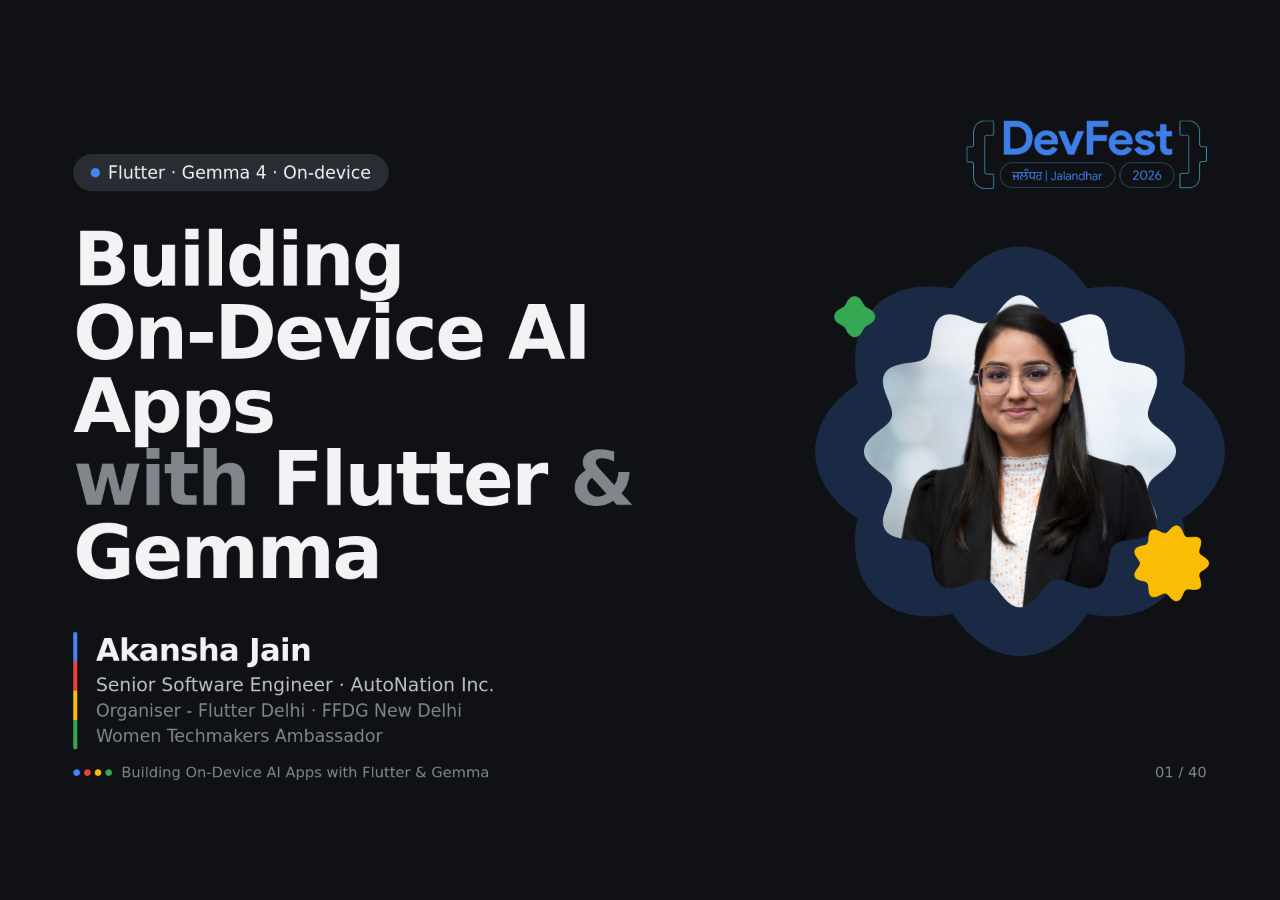
<file: talks/on-device-ai/index.html>
<!DOCTYPE html>
<html lang="en">
<head>
<meta charset="utf-8">
<meta name="viewport" content="width=device-width, initial-scale=1">
<title>Building On-Device AI Apps with Flutter &amp; Gemma (DevFest Jalandhar) — Akansha Jain</title>
<link rel="icon" type="image/svg+xml" href="favicon.svg">
<link rel="preconnect" href="https://fonts.googleapis.com">
<link rel="preconnect" href="https://fonts.gstatic.com" crossorigin>
<link href="https://fonts.googleapis.com/css2?family=Google+Sans+Flex:opsz,wdth,wght,ROND@6..144,25..151,1..1000,0..100&family=Google+Sans+Code:wght@300..800&display=swap" rel="stylesheet">
<script src="deck-stage.js"></script>
<script type="application/json" id="speaker-notes">
[
 "(Keep this under 30 seconds.) Hi everyone, I'm Akansha. I'm a senior software engineer at AutoNation, and I help organise Flutter Delhi and FFDG New Delhi. In the next half hour we'll look at AI apps where the model runs on the phone itself, with no server involved. I'll show you a working app, walk you through the code, and tell you about the things that broke while I was building it.",
 "Think about any AI feature you've built or used recently. Most of them work the same way. Your app sends whatever the user typed, photographed or recorded over the network to a model running on someone else's GPU, and the answer comes back the same way. (Point at the arrows.) That round trip is what I want to question today.",
 "(One line per card, don't read them out.) That trip to the server costs you in four ways. Latency: the user waits for the network before they see anything. Cost: you pay per token, so the more people use the feature, the bigger the bill. Privacy: whatever the user shared has left their phone. And availability: with no signal, the feature just doesn't work. (Optional) Quick show of hands, who has shipped a feature that stopped working the moment someone went offline?",
 "(Let them read it, then move on — don't explain the joke.) Every one of those four costs comes from the same thing: the request leaving the device. So the fix is not a better API. It is not making the call at all.",
 "(Say it slowly, then pause for about three seconds.) So what if the model lived inside your app? (The circle around \"inside\" is the edge of the device. It shows up again on the architecture slide.)",
 "So which model can actually run inside an app? Let me introduce Gemma.",
 "Gemma 4 comes in five sizes today. (There were four at launch in April. The 12B was added later.) The two on the left, E2B and E4B, are meant for phones, laptops and browsers. They have a 128K-token context and accept text, images and audio. The E stands for \"effective\". Per-Layer Embeddings keep their working memory close to that of a much smaller model. We're using E2B. (Don't spend long on the right-hand column.)",
 "Five terms, and you'll be able to follow the rest of the talk. Parameters are the numbers the model learns during training. You'll also hear them called weights. Tokens are the small chunks of text it reads and writes. Context is how many tokens it can keep in mind at once. E2B supports 128K, but the on-device build we use supports up to 32K, which matters when you plan a feature. Quantization means storing the weights with fewer bits. Our file mixes 2-, 4- and 8-bit weights and comes to about 2.6 GB. And inference is simply running the model to get an answer.",
 "(Step forward for this one.) In 2024, the smallest Gemma could only read text. Today, Gemma 4 E2B, the model in my demo, has 2.3 billion effective parameters, and it runs on a phone. It understands text, images and audio, and it was pre-trained on more than 140 languages. (Pause.) And it's quick. On an iPhone 17 Pro it starts replying in about a third of a second and writes 56.5 tokens a second. A token is a small piece of a word, so that's much faster than anyone can read. (Point at the cards.) You get similar speeds on a recent Android flagship, and an M4 Max MacBook Pro is nearly three times faster. These are Google's published numbers from the model card, so your own app will vary. (If asked about languages: Google says 35+ languages work out of the box, and it was pre-trained on 140+.)",
 "So the model exists and it's fast enough. Who actually needs it on the device? Four examples, and the right-hand side is the reason each one cannot simply call an API. Healthcare: summarising a consultation while it happens, because patient notes are not allowed to reach someone else's server. Field work: the technician is in a basement, on a rig, on a plane — there is no signal where the work is. Banking: reading an ID or a claim form from a photo, where the document never has to leave the customer's phone. Accessibility: describing what the camera is pointed at, which has to answer in the moment, on any connection. (Then move straight on to how it works.)",
 "So how does a Flutter app actually run this?",
 "Here's the whole stack, and all of it lives on the device. At the top is your Flutter app. Below it is flutter_edge_ai, the package you add, which handles models, chats and downloads. Then the LiteRT-LM engine package, which talks to the runtime through dart:ffi. Then LiteRT-LM itself, Google's runtime that also powers on-device AI in Chrome, Chromebook Plus and Pixel Watch. And at the bottom, the hardware. The good news is that you only write the top layer.",
 "flutter_edge_ai is a small core plus a set of optional packages. The green ones are what the demo uses: the core, the LiteRT-LM engine and speech. Every engine brings its own native libraries, so this keeps your app from shipping code it never uses. One warning from experience: the core doesn't register an engine by itself. If you forget to add one, everything compiles, and then it fails the first time you load a model. (If someone asks why they remember a different name: this package used to be called flutter_gemma. Same package, same author, renamed — and `dart fix --apply` renames the old symbols in your code.)",
 "Pick the file format before anything else. The demo uses .litertlm, LiteRT-LM's own format, and one file covers Android, iOS and desktop — the same download runs on all of them. The older .task format is MediaPipe's. It works on phones, but it will not load on macOS, Windows or Linux at all, and that matters more than it sounds: it means you cannot develop against it on your own laptop. (Don't read the ticks out. Point at the one red cross.)",
 "One more thing before the demo. Everything I am about to show runs Gemma 4, but the package is not a Gemma package. (Point at the three columns.) If you need tiny, there is SmolLM at 135 MB or LFM2.5 at 168 MB, and FunctionGemma at 284 MB, which exists only to call your functions. If you need reasoning or tools, Qwen3 0.6B is 586 MB and streams its thinking, and DeepSeek R1 does the same. If you need to look at images, there are three vision models starting at 360 MB. (Point at the yellow card.) Or you skip the download entirely and use the model already in the operating system — Gemini Nano, Apple Foundation Models, Phi Silica — with the catch that it is a different model on each platform and the user can turn it off. (Last card.) Switching is the file you install and the ModelType you pass. The rest of the code does not change. Sizes are from the package's model catalogue.",
 "(Move to the centre of the stage.) That's enough slides. Let me show you the app.",
 "(Talk over the clip.) I attach a photo and ask what's in it. The image never leaves the laptop, because Gemma 4 E2B can understand images by itself, and the answer streams in as it's written. (If asked about the \"2× speed\" badge: attaching the photo and typing are sped up so the clip fits. The answer itself plays at real speed.)",
 "This one is a trick question. Most people say 0.10, but the answer is 0.05. (Expand the reasoning.) You can watch it work through the maths before it answers. The package gives you this as a separate ThinkingResponse, so you decide how to show it in your UI. (If it gets it wrong live:) And this is exactly why showing the reasoning helps, because you can see where it went wrong.",
 "This is the feature that turns a chatbot into something genuinely useful. (Point at the tool bubbles.) The model decided to call add_task, which is an ordinary Dart function in my app. Then it called list_tasks to read the list back, and only after that did it answer. The model picked the tools and the order. My code just ran them.",
 "(Check the room audio before you move to this slide.) This runs twice, and nothing in it is sped up. The first time, three models take a turn: Whisper Tiny writes down what I said, Gemma 4 answers, Inflect-Nano speaks it — watch the transcript appear before the answer does. Then I flip the switch and ask the same thing again. Gemma takes the recording itself, the Transcribe step is struck out, and there is no transcript at all, just the answer. Two models instead of three. None of it touches the cloud.",
 "(Slow down. This is the moment the whole talk builds up to.) Watch the Wi-Fi icon. (Turn it off.) There's no network at all now. Same prompt, same speed. (Wait a couple of seconds after the answer appears.) And that's really the whole point of this talk.",
 "Before the code, here is what was actually running. Three models, and each one does one job. Whisper Tiny, 151 MB, turns my voice into text — it listens in thirty-second windows, which is why the app stops recording at twenty-five seconds. Gemma 4 E2B, 2.6 GB, is the one doing the thinking in every demo you just saw: text, images and audio in, the answer out. Audio is the newer part — Gemma 4 can answer the recording itself, with no transcription step, and then Whisper is not in the loop at all. Inflect-Nano, 36 MB, turns the answer back into speech — English only, and fast enough that the conversation doesn't stall. (Last line.) About 2.8 GB in total, downloaded once, and after that nothing leaves the device. Now let me show you the code that installs them.",
 "(Beat, then move on.) Everything you just watched — the photo, the reasoning, the tools, the voice — ran with the Wi-Fi off. Nobody in the room could tell from the outside, and neither can your users. That is the whole point.",
 "Now let's look at the code. Everything on the next few slides uses the current flutter_edge_ai API, and it's the same code that's running in the app you just saw.",
 "You need two packages: the core and the LiteRT-LM engine. Then there's one call in main, where you initialize flutter_edge_ai and give it the engine. (Point at the highlighted lines.) This is the big 1.0 change, and if you leave it out, the app still compiles. You'll also need Flutter 3.44 or newer. And notice what's gone: the last version of this talk needed a Hugging Face token and a .env file. The Gemma 4 build we use is public, so you don't need either anymore.",
 "There are three calls here. installModel downloads the model once, about 2.6 GB, and if the file is already on the device it just marks the model as active. getActiveModel loads it onto the GPU, and createChat starts a conversation. One thing people often mix up: maxTokens is the context window, not the length of the reply. If you want to limit the reply, use maxOutputTokens. (Point at the yellow lines.) Get either of these wrong and the app still compiles — it fails later, when the model loads or when a tool call comes back as plain text.",
 "First you add the message, then you loop over the response stream. Text tokens build up the answer and thinking tokens build up the reasoning, which is what you saw in the thinking demo. ModelResponse is a sealed class, so the compiler makes you handle every case. And sending an image is just a different kind of message: withImage instead of text.",
 "Most talks only show you the happy path. These are the things that actually broke while I was building this app, so they don't break for you.",
 "My first voice turns kept getting cut off mid-sentence, and nothing anywhere said why. (Point at the 5s card.) Speech-to-text models are exported with one fixed window. Moonshine Tiny's is five seconds — it is literally in the filename — and anything past it is thrown away silently. (Point at 30s.) Whisper Tiny gives you thirty seconds, which is what makes a real conversational turn possible, so that is what the demo uses. (Point at the third card.) I cap the recorder at twenty-five seconds and show a countdown, so nobody runs past the window. Shorter audio is padded, so stopping early costs nothing. (If asked: the same applies to whichever model you pick — check the window it was exported with.)",
 "This is the face. Nothing crashed, nothing was logged, the app looked completely healthy — and half of every sentence was gone.",
 "(Read the reply out loud, then point at ソース.) That word is Japanese for \"source\", right in the middle of an English sentence. These models know many languages, and with loose sampling the Japanese word can win over the English one. What helped was tighter sampling, telling the model which language to use, and, for speech, removing characters the English voice can't pronounce. To be honest, it's rarer now, but it still happens. It's a small model.",
 "I did not pick those numbers. Temperature 1.0, topP 0.95, topK 64 are what Google suggests for this model, and they are tuned for a much bigger one. On a 2B model running on a phone, that much freedom is how a Japanese word ends up in the middle of an English sentence.",
 "And this is not hypothetical. Pixel Recorder summarises your recording with Gemini Nano, and Google says it works with no internet connection. Apple Intelligence rewrites and summarises on a three-billion-parameter model running on the phone. Chrome ships Gemini Nano inside the browser, reachable from JavaScript. And the last one is my favourite: Google AI Edge Gallery is on the Play Store and the App Store, and it runs the same Gemma 4 E2B you watched in my demo. (If someone asks which devices or versions: availability moves between releases — point them at the platform release notes.)",
 "I am not telling you to throw the cloud away. (Point at the labels.) Most real apps use both: the cloud for the hardest questions, the device for everything that should not leave the phone. Pick per feature, not per app.",
 "(People will take photos of this slide, so keep moving.) You need Flutter 3.44 or newer. Add two packages and register the engine. Then the platform setup: iOS 15, minSdk 30 and arm64 on Android, and on macOS a deployment target of 14.0, with Swift Package Manager doing the rest. flutteredge.ai has the exact snippets. Install the model, no token needed. And then turn off your Wi-Fi.",
 "(Give people a few seconds to scan.) If you want to build this yourself, I've written a codelab. It's 16 steps, about 90 minutes, and it takes you from an empty Flutter project to streaming chat, vision, reasoning and tool calling with Gemma 4 E2B, including the setup for Android, iOS and macOS. No token and no server needed.",
 "(Leave this up for at least ten seconds so people can scan the codes.) Here's the demo app, the package, the docs, the exact model file I used, and my article on why I think on-device AI changes mobile architecture.",
 "(Smile, let them laugh, then go straight into the last line.) That was my face too, the first time a 2.6 GB model answered me with the Wi-Fi off.",
 "(Stand still. Say the first line, pause, then say the second one slowly. Don't add anything after it.)",
 "Thank you so much. (Point at the QR codes.) That's my website and my LinkedIn. I'm always happy to chat about Flutter, Gemma, or whatever you're building."
]
</script>
<!--
  Design tokens and shared components live at the top of the <style> block.
  Demo recordings are expected in assets/demo/ — each window shows the exact
  filename and what to record until the file exists.
-->
<style>
/* ==========================================================================
   Building On-Device AI Apps with Flutter & Gemma — design system

   Direction: Google, specifically Material 3 Expressive. Google Sans Flex for
   everything set in type, Google Sans Code for code. Google's four brand
   colours are used SEMANTICALLY — each maps to one idea (a benefit, a demo
   capability) and holds that meaning for the whole talk — never as random
   decoration. Section breaks are bold colour fields; content slides sit on a
   dark neutral so demo video, code and device frames carry the contrast.

   Canvas: 1920 × 1080, scaled by deck-stage.js.
   ========================================================================== */

:root {
  /* Neutrals — Google's grey ramp, dark scheme */
  --bg:        #0F1114;
  --surface:   #17191D;
  --surface-2: #1F2227;
  --surface-3: #292C32;
  --outline:   rgba(232, 234, 237, 0.10);
  --outline-2: rgba(232, 234, 237, 0.18);
  --ink:       #F1F3F4;
  --ink-2:     #BDC1C6;
  --ink-3:     #80868B;

  /* Google brand colours, plus their dark-scheme tonal variants */
  --blue:   #4285F4; --blue-hi:   #8AB4F8; --blue-lo:   #1A2A45; --blue-field:   #1A73E8;
  --red:    #EA4335; --red-hi:    #F28B82; --red-lo:    #3B1F1D; --red-field:    #D93025;
  --yellow: #FBBC04; --yellow-hi: #FDD663; --yellow-lo: #3A3116; --yellow-field: #F9AB00;
  --green:  #34A853; --green-hi:  #81C995; --green-lo:  #1A3223; --green-field:  #188038;
  --purple-hi: #C58AF9;

  --r-sm: 20px; --r-md: 32px; --r-lg: 48px; --r-xl: 72px; --r-pill: 999px;

  --font: 'Google Sans Flex', 'Google Sans', system-ui, sans-serif;
  --mono: 'Google Sans Code', ui-monospace, 'SF Mono', Menlo, monospace;
}

* { box-sizing: border-box; }
html, body { margin: 0; background: #000; }
deck-stage { background: var(--bg); }

section {
  background: var(--bg);
  color: var(--ink);
  font-family: var(--font);
  font-optical-sizing: auto;
  -webkit-font-smoothing: antialiased;
  overflow: hidden;
  position: relative;
}

/* ---------- Layout ---------- */
.pad    { position: absolute; inset: 0; padding: 92px 110px 110px; display: flex; flex-direction: column; }
.center { justify-content: center; }
.row    { display: flex; gap: 72px; }
.grow   { flex: 1; min-width: 0; }
.stack  { display: flex; flex-direction: column; }

/* ---------- Type ---------- */
.kicker {
  font-size: 30px; font-weight: 500; letter-spacing: -0.005em;
  color: var(--ink-3); margin: 0 0 22px;
  display: flex; align-items: center; gap: 16px;
}
.kicker .tag { color: var(--ink); }
.d1 { font-size: 184px; line-height: .9;  font-weight: 700; letter-spacing: -0.028em; margin: 0; font-variation-settings: "wdth" 100, "ROND" 100; }
.d2 { font-size: 132px; line-height: .94; font-weight: 700; letter-spacing: -0.026em;  margin: 0; font-variation-settings: "ROND" 100; }
.h1 { font-size: 88px;  line-height: 1;   font-weight: 650; letter-spacing: -0.022em; margin: 0; font-variation-settings: "ROND" 60; }
.h2 { font-size: 64px;  line-height: 1.04; font-weight: 600; letter-spacing: -0.025em; margin: 0; }
.h3 { font-size: 44px;  line-height: 1.12; font-weight: 600; letter-spacing: -0.015em; margin: 0; }
.lead { font-size: 40px; line-height: 1.34; font-weight: 400; color: var(--ink-2); margin: 0; letter-spacing: -0.01em; }
.body { font-size: 30px; line-height: 1.45; font-weight: 400; color: var(--ink-2); margin: 0; }
.small { font-size: 24px; line-height: 1.45; color: var(--ink-3); margin: 0; }
.dim  { color: var(--ink-3); }
.ink  { color: var(--ink); }
.nowrap { white-space: nowrap; }
code, .code-inline { font-family: var(--mono); font-size: .88em; }
.code-inline { background: var(--surface-3); padding: .06em .32em; border-radius: 10px; color: var(--ink); }

.c-blue   { color: var(--blue-hi); }
.c-red    { color: var(--red-hi); }
.c-yellow { color: var(--yellow-hi); }
.c-green  { color: var(--green-hi); }

/* ---------- Footer: four-colour mark + talk name + page ---------- */
.foot {
  position: absolute; left: 110px; right: 110px; bottom: 44px;
  display: flex; align-items: center; justify-content: space-between;
  font-size: 22px; color: var(--ink-3); font-weight: 500;
}
.foot .mark { display: flex; align-items: center; gap: 14px; }
/* Event branding. The logo art is transparent with solid letters, but the
   coloured section dividers and the demo slides are left clean anyway. */
.evt-title { position: absolute; top: 46px; right: 110px; width: 360px; z-index: 5; opacity: .95; }
/* Thank you: the heading runs to the right edge, so the logo sits top-left. */
.evt-title.evt-left { left: 110px; right: auto; }
.evt-corner { position: absolute; top: 44px; right: 110px; width: 250px; z-index: 5; opacity: .85; }
.g4 { display: inline-flex; gap: 6px; }
.g4 i { width: 10px; height: 10px; border-radius: 50%; display: block; }
.g4 i:nth-child(1) { background: var(--blue); }
.g4 i:nth-child(2) { background: var(--red); }
.g4 i:nth-child(3) { background: var(--yellow); }
.g4 i:nth-child(4) { background: var(--green); }
.foot .pg { font-variant-numeric: tabular-nums; }

/* ---------- Surfaces ---------- */
.card {
  background: var(--surface); border-radius: var(--r-lg);
  padding: 48px; position: relative; overflow: hidden;
}
.card.tight { padding: 36px 40px; }
.card.outline { background: transparent; box-shadow: inset 0 0 0 2px var(--outline-2); }
.tonal-blue   { background: var(--blue-lo); }
.tonal-red    { background: var(--red-lo); }
.tonal-yellow { background: var(--yellow-lo); }
.tonal-green  { background: var(--green-lo); }

.chip {
  display: inline-flex; align-items: center; gap: 12px;
  height: 56px; padding: 0 26px; border-radius: var(--r-pill);
  font-size: 26px; font-weight: 500; background: var(--surface-3); color: var(--ink);
}
.chip .dot { width: 14px; height: 14px; border-radius: 50%; }

.icon-tile {
  width: 104px; height: 104px; border-radius: 34px;
  display: grid; place-items: center; flex-shrink: 0;
}
.icon-tile svg { width: 54px; height: 54px; }

/* ---------- Colour-field section slides ---------- */
section.field { color: #fff; }
section.field.blue   { background: var(--blue-field); }
section.field.red    { background: var(--red-field); }
section.field.green  { background: var(--green-field); }
section.field.yellow { background: var(--yellow-field); color: #202124; }
section.field .foot { color: rgba(255,255,255,.72); }
section.field.yellow .foot { color: rgba(32,33,36,.66); }
section.field .num {
  font-size: 34px; font-weight: 600; letter-spacing: .01em;
  display: inline-flex; align-items: center; justify-content: center;
  height: 72px; min-width: 72px; padding: 0 24px; border-radius: var(--r-pill);
  background: rgba(255,255,255,.18);
}
section.field.yellow .num { background: rgba(32,33,36,.12); }
.field-shape { position: absolute; pointer-events: none; }
.field-shape svg { width: 100%; height: 100%; display: block; }

/* ---------- Code ---------- */
.code {
  background: #0A0B0D; border-radius: var(--r-md);
  box-shadow: inset 0 0 0 2px var(--outline);
  font-family: var(--mono); font-size: 24px; line-height: 1.5;
  color: #E8EAED; padding: 36px 44px; margin: 0; white-space: pre;
  overflow: hidden; position: relative;
}
.code .file {
  display: flex; align-items: center; gap: 14px;
  font-family: var(--font); font-size: 22px; color: var(--ink-3);
  margin: -4px 0 16px; font-weight: 500;
}
.code .file::before { content: ""; width: 12px; height: 12px; border-radius: 4px; background: var(--blue); }
.k  { color: #8AB4F8; }            /* keyword  */
.s  { color: #81C995; }            /* string   */
.n  { color: #FDD663; }            /* number   */
.t  { color: #F28B82; }            /* type     */
.f  { color: #C58AF9; }            /* function */
.cm { color: #80868B; font-style: italic; }
/* Full-width highlight rows: inline-block spanning the padded code box, so a
   multi-line highlight is one even band instead of per-line text slivers. */
.hl, .hl-y { display: inline-block; width: calc(100% + 88px); margin: 0 -44px; padding: 0 44px; }
.hl   { background: rgba(138,180,248,.14); box-shadow: inset 5px 0 0 #8AB4F8; }
.hl-y { background: rgba(253,214,99,.13);  box-shadow: inset 5px 0 0 #FDD663; }

/* ---------- Device window (the demo runs as a macOS app) ---------- */
.window {
  border-radius: 26px; overflow: hidden; background: #0A0A0F;
  box-shadow: 0 0 0 2px var(--outline-2), 0 40px 90px rgba(0,0,0,.55);
  display: flex; flex-direction: column;
}
.window .bar {
  height: 52px; flex-shrink: 0; display: flex; align-items: center; gap: 10px;
  padding: 0 20px; background: #1C1E22; position: relative;
}
.window .bar i { width: 15px; height: 15px; border-radius: 50%; display: block; }
.window .bar i:nth-child(1) { background: #FF5F57; }
.window .bar i:nth-child(2) { background: #FEBC2E; }
.window .bar i:nth-child(3) { background: #28C840; }
.window .bar span {
  position: absolute; left: 0; right: 0; text-align: center; pointer-events: none;
  font-size: 18px; color: var(--ink-3); font-weight: 500;
}
.window .screen { position: relative; flex: 1; background: #0A0A0F; }
/* contain, not cover: cropping a chat UI hides the very thing being demoed */
.window video, .window img { position: absolute; inset: 0; width: 100%; height: 100%; object-fit: contain; display: block; }

/* Shown until the recording exists — tells you exactly what to capture. */
.asset-needed {
  position: absolute; inset: 0; display: none; flex-direction: column;
  align-items: center; justify-content: center; gap: 18px; padding: 48px;
  text-align: center;
  background:
    repeating-linear-gradient(135deg, rgba(255,255,255,.025) 0 18px, transparent 18px 36px),
    #121418;
}
.asset-needed.show { display: flex; }
.asset-needed b { font-size: 30px; font-weight: 600; color: var(--ink); }
.asset-needed code { font-size: 22px; color: var(--yellow-hi); background: var(--surface-3); padding: 6px 14px; border-radius: 10px; }
.asset-needed p { font-size: 22px; line-height: 1.45; color: var(--ink-3); margin: 0; max-width: 560px; }

/* ---------- MacBook mockup for the demo recordings ---------- */
.mac { width: 1040px; position: relative; flex-shrink: 0; }
.mac-lid {
  width: 966px; margin: 0 auto; padding: 14px 14px 20px;
  background: #0c0d0f; border-radius: 34px 34px 12px 12px;
  box-shadow: 0 0 0 2px #3b3e44, inset 0 0 0 1px #1b1c1f, 0 60px 120px rgba(0,0,0,.55);
}
.mac-screen { position: relative; aspect-ratio: 16 / 10; border-radius: 18px 18px 5px 5px; overflow: hidden; background: #000; }
.mac-notch {
  position: absolute; top: 0; left: 50%; width: 124px; height: 20px; margin-left: -62px;
  background: #0c0d0f; border-radius: 0 0 13px 13px; z-index: 6;
}
.mac-base {
  width: 1040px; height: 22px; margin: -1px auto 0; position: relative;
  background: linear-gradient(#63666c, #3a3c41 45%, #1d1e21);
  border-radius: 3px 3px 28px 28px / 3px 3px 20px 20px;
  box-shadow: inset 0 1px 0 rgba(255,255,255,.28);
}
.mac-lip {
  position: absolute; top: 0; left: 50%; width: 190px; height: 9px; margin-left: -95px;
  background: linear-gradient(#26272b, #45474c); border-radius: 0 0 14px 14px;
}
.mac-full, .mac-desktop { position: absolute; inset: 0; }
.mac-full video { position: absolute; inset: 0; width: 100%; height: 100%; object-fit: cover; display: block; }
.mac-desktop {
  background:
    radial-gradient(60% 70% at 18% 110%, rgba(66,133,244,.55), transparent 70%),
    radial-gradient(55% 60% at 92% -10%, rgba(161,66,244,.45), transparent 70%),
    radial-gradient(40% 45% at 70% 95%, rgba(52,168,83,.25), transparent 70%),
    linear-gradient(160deg, #10131c, #07080c);
}
.mac-menubar {
  position: absolute; top: 0; left: 0; right: 0; height: 20px; z-index: 2;
  display: flex; align-items: center; gap: 15px; padding: 0 16px;
  font-size: 10.5px; color: rgba(255,255,255,.9); background: rgba(8,10,16,.42);
  font-family: -apple-system, "Google Sans Flex", system-ui, sans-serif; letter-spacing: 0;
}
.mac-menubar b { font-weight: 700; }
.mac-status { margin-left: auto; display: flex; align-items: center; gap: 12px; font-style: normal; }
.mac-batt { width: 20px; height: 9px; border-radius: 3px; box-shadow: inset 0 0 0 1.2px rgba(255,255,255,.85); position: relative; display: block; }
.mac-batt::after { content: ""; position: absolute; left: 2px; top: 2px; bottom: 2px; width: 11px; border-radius: 1px; background: rgba(255,255,255,.85); }
.mac-cc { width: 13px; height: 9px; display: block; border-top: 2px solid rgba(255,255,255,.85); border-bottom: 2px solid rgba(255,255,255,.85); box-sizing: border-box; }
.mac-app {
  position: absolute; top: 36px; bottom: 22px; left: 50%; transform: translateX(-50%);
  border-radius: 10px; overflow: hidden; background: #0A0A0F;
  box-shadow: 0 0 0 1px rgba(255,255,255,.14), 0 28px 70px rgba(0,0,0,.65);
}
.mac-app video { position: absolute; inset: 0; width: 100%; height: 100%; object-fit: cover; display: block; }
.mac .asset-needed { gap: 12px; padding: 30px; }
.mac .asset-needed b { font-size: 24px; }
.mac .asset-needed code { font-size: 17px; }
.mac .asset-needed p { font-size: 17px; }

/* Large MacBook for the full-slide demo layout */
.mac.lg { width: 1480px; }
.mac.lg .mac-lid { width: 1380px; padding: 16px 16px 22px; border-radius: 40px 40px 14px 14px; }
.mac.lg .mac-screen { border-radius: 22px 22px 6px 6px; }
.mac.lg .mac-notch { width: 150px; height: 24px; margin-left: -75px; border-radius: 0 0 15px 15px; }
.mac.lg .mac-base { width: 1480px; height: 26px; }
.mac.lg .mac-lip { width: 230px; height: 10px; margin-left: -115px; }
.mac.lg .mac-menubar { height: 26px; font-size: 13px; gap: 18px; padding: 0 20px; }
.mac.lg .mac-app { top: 34px; bottom: 10px; border-radius: 12px; }

/* ---------- Demo slides: header row + large MacBook ---------- */
.demo-stage { position: absolute; inset: 0; padding: 34px 110px 12px; display: flex; flex-direction: column; align-items: center; }
.demo-head { width: 100%; height: 96px; flex-shrink: 0; display: flex; align-items: center; gap: 22px; }
.demo-titles { display: flex; flex-direction: column; gap: 4px; }
.demo-titles .kicker { font-size: 24px; margin: 0; }
.demo-title { margin: 0; font-size: 54px; line-height: 1.02; font-weight: 650; letter-spacing: -0.02em; white-space: nowrap; font-variation-settings: "ROND" 60; }
.demo-prompt { margin-left: auto; max-width: 780px; border-radius: 24px; padding: 14px 28px; }
.demo-prompt .small { font-size: 18px; }
.demo-prompt-text { font-size: 24px; line-height: 1.3; color: var(--ink); margin-top: 2px; }
.demo-mac { flex: 1; width: 100%; display: flex; align-items: flex-end; justify-content: center; }

/* ---------- Entrance motion (replays on every visit) ---------- */
@keyframes rise { from { opacity: 0; transform: translateY(26px); } to { opacity: 1; transform: none; } }
@keyframes pop  { from { opacity: 0; transform: scale(.94); } to { opacity: 1; transform: none; } }
@keyframes spin { to { transform: rotate(360deg); } }
section[data-deck-active] .r  { animation: rise .6s cubic-bezier(.2,.8,.2,1) both; }
section[data-deck-active] .p  { animation: pop  .7s cubic-bezier(.2,.8,.2,1) both; }
section[data-deck-active] .d1s { animation-delay: .08s; }
section[data-deck-active] .d2s { animation-delay: .16s; }
section[data-deck-active] .d3s { animation-delay: .24s; }
section[data-deck-active] .d4s { animation-delay: .32s; }
section[data-deck-active] .d5s { animation-delay: .40s; }
section[data-deck-active] .d6s { animation-delay: .48s; }
section[data-deck-active] .spin { animation: spin 60s linear infinite; }
@media print { section .r, section .p { animation: none !important; } }
@media (prefers-reduced-motion: reduce) { section .r, section .p, section .spin { animation: none !important; } }

</style>
</head>
<body>
<svg width="0" height="0" style="position:absolute" aria-hidden="true"><symbol id="sh-cookie12" viewBox="0 0 100 100"><path d="M98.00,50.00 L97.81,51.25 L97.25,52.48 L96.37,53.65 L95.26,54.76 L94.02,55.80 L92.75,56.77 L91.58,57.71 L90.58,58.63 L89.84,59.57 L89.41,60.56 L89.29,61.64 L89.46,62.82 L89.86,64.11 L90.41,65.51 L91.02,66.99 L91.58,68.51 L91.98,70.03 L92.16,71.48 L92.03,72.82 L91.57,74.00 L90.78,74.99 L89.68,75.77 L88.34,76.35 L86.82,76.75 L85.22,77.03 L83.64,77.24 L82.15,77.46 L80.83,77.76 L79.72,78.21 L78.85,78.85 L78.21,79.72 L77.76,80.83 L77.46,82.15 L77.24,83.64 L77.03,85.22 L76.75,86.82 L76.35,88.34 L75.77,89.68 L74.99,90.78 L74.00,91.57 L72.82,92.03 L71.48,92.16 L70.03,91.98 L68.51,91.58 L66.99,91.02 L65.51,90.41 L64.11,89.86 L62.82,89.46 L61.64,89.29 L60.56,89.41 L59.57,89.84 L58.63,90.58 L57.71,91.58 L56.77,92.75 L55.80,94.02 L54.76,95.26 L53.65,96.37 L52.48,97.25 L51.25,97.81 L50.00,98.00 L48.75,97.81 L47.52,97.25 L46.35,96.37 L45.24,95.26 L44.20,94.02 L43.23,92.75 L42.29,91.58 L41.37,90.58 L40.43,89.84 L39.44,89.41 L38.36,89.29 L37.18,89.46 L35.89,89.86 L34.49,90.41 L33.01,91.02 L31.49,91.58 L29.97,91.98 L28.52,92.16 L27.18,92.03 L26.00,91.57 L25.01,90.78 L24.23,89.68 L23.65,88.34 L23.25,86.82 L22.97,85.22 L22.76,83.64 L22.54,82.15 L22.24,80.83 L21.79,79.72 L21.15,78.85 L20.28,78.21 L19.17,77.76 L17.85,77.46 L16.36,77.24 L14.78,77.03 L13.18,76.75 L11.66,76.35 L10.32,75.77 L9.22,74.99 L8.43,74.00 L7.97,72.82 L7.84,71.48 L8.02,70.03 L8.42,68.51 L8.98,66.99 L9.59,65.51 L10.14,64.11 L10.54,62.82 L10.71,61.64 L10.59,60.56 L10.16,59.57 L9.42,58.63 L8.42,57.71 L7.25,56.77 L5.98,55.80 L4.74,54.76 L3.63,53.65 L2.75,52.48 L2.19,51.25 L2.00,50.00 L2.19,48.75 L2.75,47.52 L3.63,46.35 L4.74,45.24 L5.98,44.20 L7.25,43.23 L8.42,42.29 L9.42,41.37 L10.16,40.43 L10.59,39.44 L10.71,38.36 L10.54,37.18 L10.14,35.89 L9.59,34.49 L8.98,33.01 L8.42,31.49 L8.02,29.97 L7.84,28.52 L7.97,27.18 L8.43,26.00 L9.22,25.01 L10.32,24.23 L11.66,23.65 L13.18,23.25 L14.78,22.97 L16.36,22.76 L17.85,22.54 L19.17,22.24 L20.28,21.79 L21.15,21.15 L21.79,20.28 L22.24,19.17 L22.54,17.85 L22.76,16.36 L22.97,14.78 L23.25,13.18 L23.65,11.66 L24.23,10.32 L25.01,9.22 L26.00,8.43 L27.18,7.97 L28.52,7.84 L29.97,8.02 L31.49,8.42 L33.01,8.98 L34.49,9.59 L35.89,10.14 L37.18,10.54 L38.36,10.71 L39.44,10.59 L40.43,10.16 L41.37,9.42 L42.29,8.42 L43.23,7.25 L44.20,5.98 L45.24,4.74 L46.35,3.63 L47.52,2.75 L48.75,2.19 L50.00,2.00 L51.25,2.19 L52.48,2.75 L53.65,3.63 L54.76,4.74 L55.80,5.98 L56.77,7.25 L57.71,8.42 L58.63,9.42 L59.57,10.16 L60.56,10.59 L61.64,10.71 L62.82,10.54 L64.11,10.14 L65.51,9.59 L66.99,8.98 L68.51,8.42 L70.03,8.02 L71.48,7.84 L72.82,7.97 L74.00,8.43 L74.99,9.22 L75.77,10.32 L76.35,11.66 L76.75,13.18 L77.03,14.78 L77.24,16.36 L77.46,17.85 L77.76,19.17 L78.21,20.28 L78.85,21.15 L79.72,21.79 L80.83,22.24 L82.15,22.54 L83.64,22.76 L85.22,22.97 L86.82,23.25 L88.34,23.65 L89.68,24.23 L90.78,25.01 L91.57,26.00 L92.03,27.18 L92.16,28.52 L91.98,29.97 L91.58,31.49 L91.02,33.01 L90.41,34.49 L89.86,35.89 L89.46,37.18 L89.29,38.36 L89.41,39.44 L89.84,40.43 L90.58,41.37 L91.58,42.29 L92.75,43.23 L94.02,44.20 L95.26,45.24 L96.37,46.35 L97.25,47.52 L97.81,48.75 Z"/></symbol><symbol id="sh-cookie9" viewBox="0 0 100 100"><path d="M98.00,50.00 L97.85,51.25 L97.41,52.48 L96.71,53.68 L95.77,54.81 L94.65,55.88 L93.41,56.88 L92.11,57.80 L90.81,58.67 L89.57,59.50 L88.45,60.30 L87.50,61.11 L86.74,61.94 L86.21,62.82 L85.90,63.78 L85.81,64.83 L85.92,65.99 L86.18,67.26 L86.55,68.62 L86.98,70.08 L87.41,71.60 L87.79,73.16 L88.06,74.72 L88.17,76.23 L88.09,77.67 L87.79,79.00 L87.26,80.17 L86.49,81.16 L85.50,81.96 L84.30,82.55 L82.95,82.95 L81.46,83.16 L79.90,83.21 L78.30,83.14 L76.71,82.99 L75.18,82.82 L73.73,82.67 L72.40,82.59 L71.20,82.64 L70.13,82.85 L69.20,83.26 L68.39,83.86 L67.67,84.68 L67.03,85.70 L66.42,86.89 L65.83,88.21 L65.21,89.63 L64.55,91.08 L63.81,92.50 L62.98,93.83 L62.06,95.01 L61.04,95.99 L59.93,96.72 L58.74,97.18 L57.50,97.35 L56.22,97.23 L54.92,96.83 L53.63,96.17 L52.37,95.32 L51.16,94.31 L50.00,93.20 L48.90,92.07 L47.85,90.96 L46.86,89.96 L45.89,89.10 L44.94,88.43 L43.98,87.99 L43.00,87.77 L41.97,87.79 L40.87,88.03 L39.70,88.45 L38.44,89.02 L37.11,89.67 L35.71,90.37 L34.25,91.03 L32.77,91.61 L31.28,92.04 L29.83,92.29 L28.45,92.30 L27.16,92.07 L26.00,91.57 L24.99,90.81 L24.14,89.82 L23.46,88.61 L22.95,87.23 L22.58,85.73 L22.34,84.16 L22.19,82.56 L22.09,81.00 L21.99,79.52 L21.85,78.15 L21.63,76.92 L21.29,75.85 L20.79,74.95 L20.11,74.20 L19.25,73.60 L18.19,73.11 L16.97,72.70 L15.60,72.34 L14.12,71.99 L12.59,71.60 L11.05,71.15 L9.57,70.60 L8.19,69.94 L6.99,69.15 L5.99,68.23 L5.24,67.18 L4.77,66.02 L4.57,64.76 L4.65,63.43 L4.99,62.06 L5.55,60.67 L6.29,59.29 L7.15,57.94 L8.07,56.64 L8.99,55.40 L9.84,54.22 L10.57,53.10 L11.13,52.04 L11.48,51.01 L11.60,50.00 L11.48,48.99 L11.13,47.96 L10.57,46.90 L9.84,45.78 L8.99,44.60 L8.07,43.36 L7.15,42.06 L6.29,40.71 L5.55,39.33 L4.99,37.94 L4.65,36.57 L4.57,35.24 L4.77,33.98 L5.24,32.82 L5.99,31.77 L6.99,30.85 L8.19,30.06 L9.57,29.40 L11.05,28.85 L12.59,28.40 L14.12,28.01 L15.60,27.66 L16.97,27.30 L18.19,26.89 L19.25,26.40 L20.11,25.80 L20.79,25.05 L21.29,24.15 L21.63,23.08 L21.85,21.85 L21.99,20.48 L22.09,19.00 L22.19,17.44 L22.34,15.84 L22.58,14.27 L22.95,12.77 L23.46,11.39 L24.14,10.18 L24.99,9.19 L26.00,8.43 L27.16,7.93 L28.45,7.70 L29.83,7.71 L31.28,7.96 L32.77,8.39 L34.25,8.97 L35.71,9.63 L37.11,10.33 L38.44,10.98 L39.70,11.55 L40.87,11.97 L41.97,12.21 L43.00,12.23 L43.98,12.01 L44.94,11.57 L45.89,10.90 L46.86,10.04 L47.85,9.04 L48.90,7.93 L50.00,6.80 L51.16,5.69 L52.37,4.68 L53.63,3.83 L54.92,3.17 L56.22,2.77 L57.50,2.65 L58.74,2.82 L59.93,3.28 L61.04,4.01 L62.06,4.99 L62.98,6.17 L63.81,7.50 L64.55,8.92 L65.21,10.37 L65.83,11.79 L66.42,13.11 L67.03,14.30 L67.67,15.32 L68.39,16.14 L69.20,16.74 L70.13,17.15 L71.20,17.36 L72.40,17.41 L73.73,17.33 L75.18,17.18 L76.71,17.01 L78.30,16.86 L79.90,16.79 L81.46,16.84 L82.95,17.05 L84.30,17.45 L85.50,18.04 L86.49,18.84 L87.26,19.83 L87.79,21.00 L88.09,22.33 L88.17,23.77 L88.06,25.28 L87.79,26.84 L87.41,28.40 L86.98,29.92 L86.55,31.38 L86.18,32.74 L85.92,34.01 L85.81,35.17 L85.90,36.22 L86.21,37.18 L86.74,38.06 L87.50,38.89 L88.45,39.70 L89.57,40.50 L90.81,41.33 L92.11,42.20 L93.41,43.12 L94.65,44.12 L95.77,45.19 L96.71,46.32 L97.41,47.52 L97.85,48.75 Z"/></symbol><symbol id="sh-cookie4" viewBox="0 0 100 100"><path d="M98.00,50.00 L97.95,51.26 L97.79,52.50 L97.52,53.74 L97.16,54.96 L96.70,56.15 L96.14,57.31 L95.50,58.43 L94.78,59.52 L93.98,60.56 L93.12,61.55 L92.20,62.50 L91.23,63.40 L90.23,64.25 L89.19,65.05 L88.14,65.80 L87.07,66.50 L86.00,67.17 L84.93,67.80 L83.88,68.39 L82.84,68.96 L81.83,69.50 L80.85,70.03 L79.90,70.55 L79.00,71.07 L78.13,71.59 L77.31,72.11 L76.53,72.66 L75.79,73.22 L75.10,73.81 L74.44,74.44 L73.81,75.10 L73.22,75.79 L72.66,76.53 L72.11,77.31 L71.59,78.13 L71.07,79.00 L70.55,79.90 L70.03,80.85 L69.50,81.83 L68.96,82.84 L68.39,83.88 L67.80,84.93 L67.17,86.00 L66.50,87.07 L65.80,88.14 L65.05,89.19 L64.25,90.23 L63.40,91.23 L62.50,92.20 L61.55,93.12 L60.56,93.98 L59.52,94.78 L58.43,95.50 L57.31,96.14 L56.15,96.70 L54.96,97.16 L53.74,97.52 L52.50,97.79 L51.26,97.95 L50.00,98.00 L48.74,97.95 L47.50,97.79 L46.26,97.52 L45.04,97.16 L43.85,96.70 L42.69,96.14 L41.57,95.50 L40.48,94.78 L39.44,93.98 L38.45,93.12 L37.50,92.20 L36.60,91.23 L35.75,90.23 L34.95,89.19 L34.20,88.14 L33.50,87.07 L32.83,86.00 L32.20,84.93 L31.61,83.88 L31.04,82.84 L30.50,81.83 L29.97,80.85 L29.45,79.90 L28.93,79.00 L28.41,78.13 L27.89,77.31 L27.34,76.53 L26.78,75.79 L26.19,75.10 L25.56,74.44 L24.90,73.81 L24.21,73.22 L23.47,72.66 L22.69,72.11 L21.87,71.59 L21.00,71.07 L20.10,70.55 L19.15,70.03 L18.17,69.50 L17.16,68.96 L16.12,68.39 L15.07,67.80 L14.00,67.17 L12.93,66.50 L11.86,65.80 L10.81,65.05 L9.77,64.25 L8.77,63.40 L7.80,62.50 L6.88,61.55 L6.02,60.56 L5.22,59.52 L4.50,58.43 L3.86,57.31 L3.30,56.15 L2.84,54.96 L2.48,53.74 L2.21,52.50 L2.05,51.26 L2.00,50.00 L2.05,48.74 L2.21,47.50 L2.48,46.26 L2.84,45.04 L3.30,43.85 L3.86,42.69 L4.50,41.57 L5.22,40.48 L6.02,39.44 L6.88,38.45 L7.80,37.50 L8.77,36.60 L9.77,35.75 L10.81,34.95 L11.86,34.20 L12.93,33.50 L14.00,32.83 L15.07,32.20 L16.12,31.61 L17.16,31.04 L18.17,30.50 L19.15,29.97 L20.10,29.45 L21.00,28.93 L21.87,28.41 L22.69,27.89 L23.47,27.34 L24.21,26.78 L24.90,26.19 L25.56,25.56 L26.19,24.90 L26.78,24.21 L27.34,23.47 L27.89,22.69 L28.41,21.87 L28.93,21.00 L29.45,20.10 L29.97,19.15 L30.50,18.17 L31.04,17.16 L31.61,16.12 L32.20,15.07 L32.83,14.00 L33.50,12.93 L34.20,11.86 L34.95,10.81 L35.75,9.77 L36.60,8.77 L37.50,7.80 L38.45,6.88 L39.44,6.02 L40.48,5.22 L41.57,4.50 L42.69,3.86 L43.85,3.30 L45.04,2.84 L46.26,2.48 L47.50,2.21 L48.74,2.05 L50.00,2.00 L51.26,2.05 L52.50,2.21 L53.74,2.48 L54.96,2.84 L56.15,3.30 L57.31,3.86 L58.43,4.50 L59.52,5.22 L60.56,6.02 L61.55,6.88 L62.50,7.80 L63.40,8.77 L64.25,9.77 L65.05,10.81 L65.80,11.86 L66.50,12.93 L67.17,14.00 L67.80,15.07 L68.39,16.12 L68.96,17.16 L69.50,18.17 L70.03,19.15 L70.55,20.10 L71.07,21.00 L71.59,21.87 L72.11,22.69 L72.66,23.47 L73.22,24.21 L73.81,24.90 L74.44,25.56 L75.10,26.19 L75.79,26.78 L76.53,27.34 L77.31,27.89 L78.13,28.41 L79.00,28.93 L79.90,29.45 L80.85,29.97 L81.83,30.50 L82.84,31.04 L83.88,31.61 L84.93,32.20 L86.00,32.83 L87.07,33.50 L88.14,34.20 L89.19,34.95 L90.23,35.75 L91.23,36.60 L92.20,37.50 L93.12,38.45 L93.98,39.44 L94.78,40.48 L95.50,41.57 L96.14,42.69 L96.70,43.85 L97.16,45.04 L97.52,46.26 L97.79,47.50 L97.95,48.74 Z"/></symbol><symbol id="sh-clover4" viewBox="0 0 100 100"><path d="M98.00,50.00 L97.96,51.26 L97.86,52.51 L97.68,53.75 L97.42,54.98 L97.10,56.20 L96.71,57.40 L96.26,58.57 L95.73,59.72 L95.15,60.84 L94.50,61.92 L93.80,62.97 L93.04,63.98 L92.22,64.95 L91.36,65.88 L90.45,66.75 L89.50,67.59 L88.51,68.37 L87.48,69.10 L86.42,69.77 L85.33,70.40 L84.22,70.97 L83.09,71.49 L81.94,71.95 L80.78,72.37 L79.61,72.72 L78.44,73.03 L77.26,73.28 L76.09,73.49 L74.92,73.65 L73.76,73.76 L73.65,74.92 L73.49,76.09 L73.28,77.26 L73.03,78.44 L72.72,79.61 L72.37,80.78 L71.95,81.94 L71.49,83.09 L70.97,84.22 L70.40,85.33 L69.77,86.42 L69.10,87.48 L68.37,88.51 L67.59,89.50 L66.75,90.45 L65.88,91.36 L64.95,92.22 L63.98,93.04 L62.97,93.80 L61.92,94.50 L60.84,95.15 L59.72,95.73 L58.57,96.26 L57.40,96.71 L56.20,97.10 L54.98,97.42 L53.75,97.68 L52.51,97.86 L51.26,97.96 L50.00,98.00 L48.74,97.96 L47.49,97.86 L46.25,97.68 L45.02,97.42 L43.80,97.10 L42.60,96.71 L41.43,96.26 L40.28,95.73 L39.16,95.15 L38.08,94.50 L37.03,93.80 L36.02,93.04 L35.05,92.22 L34.12,91.36 L33.25,90.45 L32.41,89.50 L31.63,88.51 L30.90,87.48 L30.23,86.42 L29.60,85.33 L29.03,84.22 L28.51,83.09 L28.05,81.94 L27.63,80.78 L27.28,79.61 L26.97,78.44 L26.72,77.26 L26.51,76.09 L26.35,74.92 L26.24,73.76 L25.08,73.65 L23.91,73.49 L22.74,73.28 L21.56,73.03 L20.39,72.72 L19.22,72.37 L18.06,71.95 L16.91,71.49 L15.78,70.97 L14.67,70.40 L13.58,69.77 L12.52,69.10 L11.49,68.37 L10.50,67.59 L9.55,66.75 L8.64,65.88 L7.78,64.95 L6.96,63.98 L6.20,62.97 L5.50,61.92 L4.85,60.84 L4.27,59.72 L3.74,58.57 L3.29,57.40 L2.90,56.20 L2.58,54.98 L2.32,53.75 L2.14,52.51 L2.04,51.26 L2.00,50.00 L2.04,48.74 L2.14,47.49 L2.32,46.25 L2.58,45.02 L2.90,43.80 L3.29,42.60 L3.74,41.43 L4.27,40.28 L4.85,39.16 L5.50,38.08 L6.20,37.03 L6.96,36.02 L7.78,35.05 L8.64,34.12 L9.55,33.25 L10.50,32.41 L11.49,31.63 L12.52,30.90 L13.58,30.23 L14.67,29.60 L15.78,29.03 L16.91,28.51 L18.06,28.05 L19.22,27.63 L20.39,27.28 L21.56,26.97 L22.74,26.72 L23.91,26.51 L25.08,26.35 L26.24,26.24 L26.35,25.08 L26.51,23.91 L26.72,22.74 L26.97,21.56 L27.28,20.39 L27.63,19.22 L28.05,18.06 L28.51,16.91 L29.03,15.78 L29.60,14.67 L30.23,13.58 L30.90,12.52 L31.63,11.49 L32.41,10.50 L33.25,9.55 L34.12,8.64 L35.05,7.78 L36.02,6.96 L37.03,6.20 L38.08,5.50 L39.16,4.85 L40.28,4.27 L41.43,3.74 L42.60,3.29 L43.80,2.90 L45.02,2.58 L46.25,2.32 L47.49,2.14 L48.74,2.04 L50.00,2.00 L51.26,2.04 L52.51,2.14 L53.75,2.32 L54.98,2.58 L56.20,2.90 L57.40,3.29 L58.57,3.74 L59.72,4.27 L60.84,4.85 L61.92,5.50 L62.97,6.20 L63.98,6.96 L64.95,7.78 L65.88,8.64 L66.75,9.55 L67.59,10.50 L68.37,11.49 L69.10,12.52 L69.77,13.58 L70.40,14.67 L70.97,15.78 L71.49,16.91 L71.95,18.06 L72.37,19.22 L72.72,20.39 L73.03,21.56 L73.28,22.74 L73.49,23.91 L73.65,25.08 L73.76,26.24 L74.92,26.35 L76.09,26.51 L77.26,26.72 L78.44,26.97 L79.61,27.28 L80.78,27.63 L81.94,28.05 L83.09,28.51 L84.22,29.03 L85.33,29.60 L86.42,30.23 L87.48,30.90 L88.51,31.63 L89.50,32.41 L90.45,33.25 L91.36,34.12 L92.22,35.05 L93.04,36.02 L93.80,37.03 L94.50,38.08 L95.15,39.16 L95.73,40.28 L96.26,41.43 L96.71,42.60 L97.10,43.80 L97.42,45.02 L97.68,46.25 L97.86,47.49 L97.96,48.74 Z"/></symbol><symbol id="sh-clover8" viewBox="0 0 100 100"><path d="M98.00,50.00 L97.95,51.26 L97.79,52.50 L97.52,53.74 L97.16,54.96 L96.70,56.15 L96.14,57.31 L95.50,58.43 L94.78,59.52 L93.98,60.56 L93.12,61.55 L92.20,62.50 L91.23,63.40 L90.23,64.25 L89.19,65.05 L88.14,65.80 L88.35,67.08 L88.52,68.37 L88.63,69.68 L88.68,71.00 L88.66,72.32 L88.56,73.63 L88.39,74.93 L88.14,76.21 L87.79,77.46 L87.37,78.67 L86.85,79.84 L86.25,80.96 L85.56,82.02 L84.79,83.02 L83.94,83.94 L83.02,84.79 L82.02,85.56 L80.96,86.25 L79.84,86.85 L78.67,87.37 L77.46,87.79 L76.21,88.14 L74.93,88.39 L73.63,88.56 L72.32,88.66 L71.00,88.68 L69.68,88.63 L68.37,88.52 L67.08,88.35 L65.80,88.14 L65.05,89.19 L64.25,90.23 L63.40,91.23 L62.50,92.20 L61.55,93.12 L60.56,93.98 L59.52,94.78 L58.43,95.50 L57.31,96.14 L56.15,96.70 L54.96,97.16 L53.74,97.52 L52.50,97.79 L51.26,97.95 L50.00,98.00 L48.74,97.95 L47.50,97.79 L46.26,97.52 L45.04,97.16 L43.85,96.70 L42.69,96.14 L41.57,95.50 L40.48,94.78 L39.44,93.98 L38.45,93.12 L37.50,92.20 L36.60,91.23 L35.75,90.23 L34.95,89.19 L34.20,88.14 L32.92,88.35 L31.63,88.52 L30.32,88.63 L29.00,88.68 L27.68,88.66 L26.37,88.56 L25.07,88.39 L23.79,88.14 L22.54,87.79 L21.33,87.37 L20.16,86.85 L19.04,86.25 L17.98,85.56 L16.98,84.79 L16.06,83.94 L15.21,83.02 L14.44,82.02 L13.75,80.96 L13.15,79.84 L12.63,78.67 L12.21,77.46 L11.86,76.21 L11.61,74.93 L11.44,73.63 L11.34,72.32 L11.32,71.00 L11.37,69.68 L11.48,68.37 L11.65,67.08 L11.86,65.80 L10.81,65.05 L9.77,64.25 L8.77,63.40 L7.80,62.50 L6.88,61.55 L6.02,60.56 L5.22,59.52 L4.50,58.43 L3.86,57.31 L3.30,56.15 L2.84,54.96 L2.48,53.74 L2.21,52.50 L2.05,51.26 L2.00,50.00 L2.05,48.74 L2.21,47.50 L2.48,46.26 L2.84,45.04 L3.30,43.85 L3.86,42.69 L4.50,41.57 L5.22,40.48 L6.02,39.44 L6.88,38.45 L7.80,37.50 L8.77,36.60 L9.77,35.75 L10.81,34.95 L11.86,34.20 L11.65,32.92 L11.48,31.63 L11.37,30.32 L11.32,29.00 L11.34,27.68 L11.44,26.37 L11.61,25.07 L11.86,23.79 L12.21,22.54 L12.63,21.33 L13.15,20.16 L13.75,19.04 L14.44,17.98 L15.21,16.98 L16.06,16.06 L16.98,15.21 L17.98,14.44 L19.04,13.75 L20.16,13.15 L21.33,12.63 L22.54,12.21 L23.79,11.86 L25.07,11.61 L26.37,11.44 L27.68,11.34 L29.00,11.32 L30.32,11.37 L31.63,11.48 L32.92,11.65 L34.20,11.86 L34.95,10.81 L35.75,9.77 L36.60,8.77 L37.50,7.80 L38.45,6.88 L39.44,6.02 L40.48,5.22 L41.57,4.50 L42.69,3.86 L43.85,3.30 L45.04,2.84 L46.26,2.48 L47.50,2.21 L48.74,2.05 L50.00,2.00 L51.26,2.05 L52.50,2.21 L53.74,2.48 L54.96,2.84 L56.15,3.30 L57.31,3.86 L58.43,4.50 L59.52,5.22 L60.56,6.02 L61.55,6.88 L62.50,7.80 L63.40,8.77 L64.25,9.77 L65.05,10.81 L65.80,11.86 L67.08,11.65 L68.37,11.48 L69.68,11.37 L71.00,11.32 L72.32,11.34 L73.63,11.44 L74.93,11.61 L76.21,11.86 L77.46,12.21 L78.67,12.63 L79.84,13.15 L80.96,13.75 L82.02,14.44 L83.02,15.21 L83.94,16.06 L84.79,16.98 L85.56,17.98 L86.25,19.04 L86.85,20.16 L87.37,21.33 L87.79,22.54 L88.14,23.79 L88.39,25.07 L88.56,26.37 L88.66,27.68 L88.68,29.00 L88.63,30.32 L88.52,31.63 L88.35,32.92 L88.14,34.20 L89.19,34.95 L90.23,35.75 L91.23,36.60 L92.20,37.50 L93.12,38.45 L93.98,39.44 L94.78,40.48 L95.50,41.57 L96.14,42.69 L96.70,43.85 L97.16,45.04 L97.52,46.26 L97.79,47.50 L97.95,48.74 Z"/></symbol></svg>
<deck-stage width="1920" height="1080">
<section data-label="Title">
<img class="evt-title" src="assets/devfest-jalandhar-2026.png" alt="DevFest Jalandhar 2026">
<div class="pad" style="padding-top:96px">
  <div class="row" style="flex:1;align-items:center;gap:30px">
    <div class="grow stack" style="justify-content:center;gap:0">
      <div class="r"><span class="chip"><span class="dot" style="background:var(--blue)"></span>Flutter · Gemma 4 · On-device</span></div>
      <h1 class="r d1s" style="font-size:112px;line-height:.98;font-weight:700;letter-spacing:-.028em;margin:48px 0 0;font-variation-settings:'ROND' 100">
        Building<br>On-Device AI Apps<br><span style="color:var(--ink-3)">with</span> Flutter <span style="color:var(--ink-3)">&amp;</span> Gemma
      </h1>
      <div class="r d3s" style="margin-top:64px;display:flex;align-items:center;gap:28px">
        <div style="width:6px;align-self:stretch;border-radius:6px;background:linear-gradient(var(--blue) 25%,var(--red) 25% 50%,var(--yellow) 50% 75%,var(--green) 75%)"></div>
        <div>
          <div style="font-size:46px;font-weight:600;letter-spacing:-.02em">Akansha Jain</div>
          <div class="body" style="font-size:28px;margin-top:6px">Senior Software Engineer · AutoNation Inc.</div>
          <div class="body" style="font-size:26px;color:var(--ink-3)">Organiser - Flutter Delhi · FFDG New Delhi</div>
          <div class="body" style="font-size:26px;color:var(--ink-3)">Women Techmakers Ambassador</div>
        </div>
      </div>
    </div>
    <div style="position:relative;width:560px;height:560px;flex-shrink:0" class="p d2s">
      <div class="field-shape spin" style="inset:-40px"><svg viewBox="0 0 100 100" style="fill:var(--blue-lo)"><use href="#sh-clover8"/></svg></div>
      <div style="position:absolute;inset:36px"><svg viewBox="0 0 100 100" width="488" height="488" style="display:block;overflow:visible"><defs><clipPath id="hs-title"><path d="M98.00,50.00 L97.81,51.25 L97.25,52.48 L96.37,53.65 L95.26,54.76 L94.02,55.80 L92.75,56.77 L91.58,57.71 L90.58,58.63 L89.84,59.57 L89.41,60.56 L89.29,61.64 L89.46,62.82 L89.86,64.11 L90.41,65.51 L91.02,66.99 L91.58,68.51 L91.98,70.03 L92.16,71.48 L92.03,72.82 L91.57,74.00 L90.78,74.99 L89.68,75.77 L88.34,76.35 L86.82,76.75 L85.22,77.03 L83.64,77.24 L82.15,77.46 L80.83,77.76 L79.72,78.21 L78.85,78.85 L78.21,79.72 L77.76,80.83 L77.46,82.15 L77.24,83.64 L77.03,85.22 L76.75,86.82 L76.35,88.34 L75.77,89.68 L74.99,90.78 L74.00,91.57 L72.82,92.03 L71.48,92.16 L70.03,91.98 L68.51,91.58 L66.99,91.02 L65.51,90.41 L64.11,89.86 L62.82,89.46 L61.64,89.29 L60.56,89.41 L59.57,89.84 L58.63,90.58 L57.71,91.58 L56.77,92.75 L55.80,94.02 L54.76,95.26 L53.65,96.37 L52.48,97.25 L51.25,97.81 L50.00,98.00 L48.75,97.81 L47.52,97.25 L46.35,96.37 L45.24,95.26 L44.20,94.02 L43.23,92.75 L42.29,91.58 L41.37,90.58 L40.43,89.84 L39.44,89.41 L38.36,89.29 L37.18,89.46 L35.89,89.86 L34.49,90.41 L33.01,91.02 L31.49,91.58 L29.97,91.98 L28.52,92.16 L27.18,92.03 L26.00,91.57 L25.01,90.78 L24.23,89.68 L23.65,88.34 L23.25,86.82 L22.97,85.22 L22.76,83.64 L22.54,82.15 L22.24,80.83 L21.79,79.72 L21.15,78.85 L20.28,78.21 L19.17,77.76 L17.85,77.46 L16.36,77.24 L14.78,77.03 L13.18,76.75 L11.66,76.35 L10.32,75.77 L9.22,74.99 L8.43,74.00 L7.97,72.82 L7.84,71.48 L8.02,70.03 L8.42,68.51 L8.98,66.99 L9.59,65.51 L10.14,64.11 L10.54,62.82 L10.71,61.64 L10.59,60.56 L10.16,59.57 L9.42,58.63 L8.42,57.71 L7.25,56.77 L5.98,55.80 L4.74,54.76 L3.63,53.65 L2.75,52.48 L2.19,51.25 L2.00,50.00 L2.19,48.75 L2.75,47.52 L3.63,46.35 L4.74,45.24 L5.98,44.20 L7.25,43.23 L8.42,42.29 L9.42,41.37 L10.16,40.43 L10.59,39.44 L10.71,38.36 L10.54,37.18 L10.14,35.89 L9.59,34.49 L8.98,33.01 L8.42,31.49 L8.02,29.97 L7.84,28.52 L7.97,27.18 L8.43,26.00 L9.22,25.01 L10.32,24.23 L11.66,23.65 L13.18,23.25 L14.78,22.97 L16.36,22.76 L17.85,22.54 L19.17,22.24 L20.28,21.79 L21.15,21.15 L21.79,20.28 L22.24,19.17 L22.54,17.85 L22.76,16.36 L22.97,14.78 L23.25,13.18 L23.65,11.66 L24.23,10.32 L25.01,9.22 L26.00,8.43 L27.18,7.97 L28.52,7.84 L29.97,8.02 L31.49,8.42 L33.01,8.98 L34.49,9.59 L35.89,10.14 L37.18,10.54 L38.36,10.71 L39.44,10.59 L40.43,10.16 L41.37,9.42 L42.29,8.42 L43.23,7.25 L44.20,5.98 L45.24,4.74 L46.35,3.63 L47.52,2.75 L48.75,2.19 L50.00,2.00 L51.25,2.19 L52.48,2.75 L53.65,3.63 L54.76,4.74 L55.80,5.98 L56.77,7.25 L57.71,8.42 L58.63,9.42 L59.57,10.16 L60.56,10.59 L61.64,10.71 L62.82,10.54 L64.11,10.14 L65.51,9.59 L66.99,8.98 L68.51,8.42 L70.03,8.02 L71.48,7.84 L72.82,7.97 L74.00,8.43 L74.99,9.22 L75.77,10.32 L76.35,11.66 L76.75,13.18 L77.03,14.78 L77.24,16.36 L77.46,17.85 L77.76,19.17 L78.21,20.28 L78.85,21.15 L79.72,21.79 L80.83,22.24 L82.15,22.54 L83.64,22.76 L85.22,22.97 L86.82,23.25 L88.34,23.65 L89.68,24.23 L90.78,25.01 L91.57,26.00 L92.03,27.18 L92.16,28.52 L91.98,29.97 L91.58,31.49 L91.02,33.01 L90.41,34.49 L89.86,35.89 L89.46,37.18 L89.29,38.36 L89.41,39.44 L89.84,40.43 L90.58,41.37 L91.58,42.29 L92.75,43.23 L94.02,44.20 L95.26,45.24 L96.37,46.35 L97.25,47.52 L97.81,48.75 Z"/></clipPath></defs><image href="assets/headshot.png" x="0" y="0" width="100" height="100" preserveAspectRatio="xMidYMid slice" clip-path="url(#hs-title)"/></svg></div>
      <div style="position:absolute;right:-6px;bottom:52px;width:120px;height:120px"><div class="field-shape " style="inset:0"><svg viewBox="0 0 100 100" style="fill:var(--yellow)"><use href="#sh-cookie9"/></svg></div></div>
      <div style="position:absolute;left:0;top:46px;width:64px;height:64px"><div class="field-shape " style="inset:0"><svg viewBox="0 0 100 100" style="fill:var(--green)"><use href="#sh-cookie4"/></svg></div></div>
    </div>
  </div>
</div>
<div class="foot"><span class="mark"><span class="g4"><i></i><i></i><i></i><i></i></span>Building On-Device AI Apps with Flutter &amp; Gemma</span><span class="pg">01 / 40</span></div>
</section>
<section data-label="Every AI feature has the same shape">
<img class="evt-corner" src="assets/devfest-jalandhar-2026.png" alt="DevFest Jalandhar 2026">
<div class="pad">
  <p class="kicker r">How most AI features work today</p>
  <h2 class="h1 r d1s">Every AI feature you've shipped<br>works the <span class="c-blue">same way.</span></h2>
  <div class="r d2s" style="flex:1;display:flex;align-items:center;justify-content:space-between;margin-top:40px;position:relative">
    <div class="card p" style="width:430px;height:360px;display:flex;flex-direction:column;justify-content:space-between;"><div class="icon-tile" style="background:var(--surface-3);color:var(--ink)"><svg viewBox="0 0 24 24" fill="none" stroke="currentColor" stroke-width="2" stroke-linecap="round" stroke-linejoin="round"><rect x="6.5" y="2" width="11" height="20" rx="3"/><path d="M11 18h2"/></svg></div><div><div class="h3">Your app</div><div class="small" style="margin-top:8px;font-size:26px">Sends the user's request</div></div></div>
    <div style="flex:1;position:relative;height:360px">
      <svg viewBox="0 0 600 360" style="position:absolute;inset:0;width:100%;height:100%" fill="none">
        <defs>
          <marker id="s2-arrow" viewBox="0 0 24 24" refX="20" refY="12" markerWidth="36" markerHeight="36" markerUnits="userSpaceOnUse" orient="auto">
            <path d="M5 4 L20 12 L5 20" fill="none" stroke="var(--ink-3)" stroke-width="3.2" stroke-linecap="round" stroke-linejoin="round"/>
          </marker>
        </defs>
        <path d="M40 150 C 190 50, 410 50, 560 150" pathLength="100" stroke="var(--ink-3)" stroke-width="4" stroke-linecap="round" stroke-dasharray="3.4 3.04" marker-end="url(#s2-arrow)"/>
        <path d="M560 210 C 410 310, 190 310, 40 210" pathLength="100" stroke="var(--ink-3)" stroke-width="4" stroke-linecap="round" stroke-dasharray="3.4 3.04" marker-end="url(#s2-arrow)"/>
      </svg>
      <div style="position:absolute;left:0;right:0;top:0;text-align:center" class="body">a question, a photo, a voice note →</div>
      <div style="position:absolute;left:0;right:0;bottom:0;text-align:center" class="body">← the answer, after a round trip</div>
    </div>
    <div class="card p" style="width:430px;height:360px;display:flex;flex-direction:column;justify-content:space-between;background:var(--surface-2)"><div class="icon-tile" style="background:var(--surface-3);color:var(--ink)"><svg viewBox="0 0 24 24" fill="none" stroke="currentColor" stroke-width="2" stroke-linecap="round" stroke-linejoin="round"><path d="M17.5 19H7a5 5 0 1 1 .9-9.9A6 6 0 0 1 19 11a4 4 0 0 1-1.5 8z"/></svg></div><div><div class="h3">Someone else's GPU</div><div class="small" style="margin-top:8px;font-size:26px">Runs the model and replies</div></div></div>
  </div>
</div>
<div class="foot"><span class="mark"><span class="g4"><i></i><i></i><i></i><i></i></span>Building On-Device AI Apps with Flutter &amp; Gemma</span><span class="pg">02 / 40</span></div>
</section>
<section data-label="What the network hop costs">
<img class="evt-corner" src="assets/devfest-jalandhar-2026.png" alt="DevFest Jalandhar 2026">
<div class="pad">
  <p class="kicker r">The round trip</p>
  <h2 class="h1 r d1s">That round trip <span class="c-red">isn't free.</span></h2>
  <div style="display:grid;grid-template-columns:repeat(4,1fr);gap:28px;margin-top:70px;flex:1">
    <div class="r d2s"><div class="card" style="display:flex;flex-direction:column;gap:30px;background:var(--surface);height:100%"><div class="icon-tile" style="background:var(--surface-3);color:var(--ink-2)"><svg viewBox="0 0 24 24" fill="none" stroke="currentColor" stroke-width="2" stroke-linecap="round" stroke-linejoin="round"><circle cx="12" cy="12" r="9"/><path d="M12 7v5l3.2 2"/></svg></div><div class="h3">Latency</div><p class="body" style="font-size:31px">The user waits for the network before the first word appears, and longer on a weak connection.</p></div></div>
    <div class="r d3s"><div class="card" style="display:flex;flex-direction:column;gap:30px;background:var(--surface);height:100%"><div class="icon-tile" style="background:var(--surface-3);color:var(--ink-2)"><svg viewBox="0 0 24 24" fill="none" stroke="currentColor" stroke-width="2" stroke-linecap="round" stroke-linejoin="round"><path d="M5 3h14v18l-2.5-1.7L14 21l-2-1.7L10 21l-2.5-1.7L5 21z"/><path d="M9 8h6M9 12h6M9 16h3"/></svg></div><div class="h3">Cost</div><p class="body" style="font-size:31px">You pay per token, so the bill grows as more people use the feature.</p></div></div>
    <div class="r d4s"><div class="card" style="display:flex;flex-direction:column;gap:30px;background:var(--surface);height:100%"><div class="icon-tile" style="background:var(--surface-3);color:var(--ink-2)"><svg viewBox="0 0 24 24" fill="none" stroke="currentColor" stroke-width="2" stroke-linecap="round" stroke-linejoin="round"><rect x="5" y="11" width="14" height="10" rx="2.5"/><path d="M8 11V8a4 4 0 0 1 8 0v3"/></svg></div><div class="h3">Privacy</div><p class="body" style="font-size:31px">Whatever the user typed, photographed or recorded leaves their phone.</p></div></div>
    <div class="r d5s"><div class="card" style="display:flex;flex-direction:column;gap:30px;background:var(--surface);height:100%"><div class="icon-tile" style="background:var(--surface-3);color:var(--ink-2)"><svg viewBox="0 0 24 24" fill="none" stroke="currentColor" stroke-width="2" stroke-linecap="round" stroke-linejoin="round"><defs><mask id="icon-mask-6"><rect width="24" height="24" fill="#fff" stroke="none"/><path d="M3 3l18 18" stroke="#000" stroke-width="4.6"/></mask></defs><g mask="url(#icon-mask-6)"><path d="M1.5 9.3a15 15 0 0 1 21 0"/><path d="M5 12.9a10 10 0 0 1 14 0"/><path d="M8.5 16.4a5 5 0 0 1 7 0"/><path d="M12 20h.01"/></g><path d="M3 3l18 18"/></svg></div><div class="h3">Availability</div><p class="body" style="font-size:31px">No signal means no feature, whether that's on a flight or on patchy mobile data.</p></div></div>
  </div>
</div>
<div class="foot"><span class="mark"><span class="g4"><i></i><i></i><i></i><i></i></span>Building On-Device AI Apps with Flutter &amp; Gemma</span><span class="pg">03 / 40</span></div>
</section>
<section data-label="Meme · No API, no bill">
<img class="evt-corner" src="assets/devfest-jalandhar-2026.png" alt="DevFest Jalandhar 2026">
<div class="pad" style="justify-content:center;align-items:center">
  <img class="r d1s" src="assets/memes/roll-safe.jpg" alt="Roll Safe meme" style="width:900px;display:block;border-radius:var(--r-lg);box-shadow:0 30px 70px rgba(0,0,0,.45);filter:brightness(1.12) saturate(1.06)">
  <p class="kicker r d2s" style="color:var(--green-hi);margin-top:38px;text-align:center">The cheapest request</p>
  <p class="lead ink r d2s" style="font-size:52px;line-height:1.2;margin-top:14px;text-align:center">Can’t get a surprise API bill if you never call the API.</p>
</div>
<div class="foot"><span class="mark"><span class="g4"><i></i><i></i><i></i><i></i></span>Building On-Device AI Apps with Flutter &amp; Gemma</span><span class="pg">04 / 40</span></div>
</section>

<section data-label="What if there were no hop">
<img class="evt-corner" src="assets/devfest-jalandhar-2026.png" alt="DevFest Jalandhar 2026">
<div class="pad center" style="align-items:flex-start">
  <p class="kicker r">So here's the question</p>
  <h2 class="r d1s" style="font-size:168px;line-height:.94;font-weight:700;letter-spacing:-.03em;margin:0;font-variation-settings:'ROND' 100">
    What if the model<br>lived <span style="position:relative;display:inline-block;padding:0 34px">
      <span style="position:absolute;inset:6px -4px -6px;border:6px solid var(--blue);border-radius:60px"></span>
      <span class="c-blue">inside</span></span><br>your app?
  </h2>
</div>
<div class="foot"><span class="mark"><span class="g4"><i></i><i></i><i></i><i></i></span>Building On-Device AI Apps with Flutter &amp; Gemma</span><span class="pg">05 / 40</span></div>
</section>

<section data-label="Section · Meet Gemma" class="field yellow">
<div class="field-shape spin" style="right:-180px;top:-120px;width:980px;height:980px"><svg viewBox="0 0 100 100" style="fill:rgba(32,33,36,.10)"><use href="#sh-cookie12"/></svg></div>
<div class="field-shape p d2s" style="right:210px;bottom:150px;width:250px;height:250px"><svg viewBox="0 0 100 100" style="fill:#202124"><use href="#sh-clover4"/></svg></div>
<div class="pad center">
  <div class="r"><span class="num">01</span></div>
  <h2 class="d1 r d1s" style="margin-top:40px">Meet<br>Gemma</h2>
  <p class="lead r d2s" style="color:rgba(32,33,36,.72);margin-top:34px;max-width:900px">Google's family of open models, including the one we'll run on the device today.</p>
</div>
<div class="foot"><span class="mark"><span class="g4"><i></i><i></i><i></i><i></i></span>Building On-Device AI Apps with Flutter &amp; Gemma</span><span class="pg">06 / 40</span></div>
</section>


<section data-label="Gemma 4 lineup">
<img class="evt-corner" src="assets/devfest-jalandhar-2026.png" alt="DevFest Jalandhar 2026">
<div class="pad">
  <p class="kicker r">The Gemma 4 lineup</p>
  <h2 class="h1 r d1s">Five sizes, <span class="c-blue">and two are made for phones.</span></h2>
  <div class="row" style="margin-top:44px;flex:1;gap:36px">
    <div class="stack r d2s" style="flex:1.05;gap:22px">
      <div class="chip" style="align-self:flex-start;background:var(--blue-lo);color:var(--blue-hi)"><span class="dot" style="background:var(--blue)"></span>Phones, laptops, browsers</div>
      <div style="display:grid;grid-template-columns:1fr 1fr;gap:22px">
        <div class="card tight" style="background:var(--blue-lo);display:flex;flex-direction:column;gap:6px"><div class="h2" style="font-size:52px">E2B</div><div class="small" style="font-size:25px">Effective 2B</div></div>
        <div class="card tight" style="background:var(--blue-lo);display:flex;flex-direction:column;gap:6px"><div class="h2" style="font-size:52px">E4B</div><div class="small" style="font-size:25px">Effective 4B</div></div>
      </div>
      <p class="body" style="font-size:28px;margin-top:6px">128K-token context. Takes text, images and audio.</p>
      <div class="card" style="margin-top:auto;background:var(--surface);padding:32px 40px">
        <div class="h3" style="font-size:34px">What does the “E” mean?</div>
        <p class="body" style="font-size:26px;margin-top:10px">Google says the “E” stands for “effective” parameters. Per-Layer Embeddings keep the working memory close to that of a much smaller model.</p>
      </div>
    </div>
    <div class="stack r d3s" style="flex:.95;gap:22px">
      <div class="chip" style="align-self:flex-start"><span class="dot" style="background:var(--ink-3)"></span>Workstations and servers</div>
      <div class="card tight" style="background:var(--surface);display:flex;flex-direction:column;gap:6px"><div class="h2" style="font-size:52px">12B</div><div class="small" style="font-size:25px">Multimodal</div></div>
      <div class="card tight" style="background:var(--surface);display:flex;flex-direction:column;gap:6px"><div class="h2" style="font-size:52px">26B A4B</div><div class="small" style="font-size:25px">Mixture of Experts, 3.8B active</div></div>
      <div class="card tight" style="background:var(--surface);display:flex;flex-direction:column;gap:6px"><div class="h2" style="font-size:52px">31B</div><div class="small" style="font-size:25px">Dense</div></div>
      <p class="body" style="font-size:28px;margin-top:6px">256K-token context.</p>
    </div>
  </div>
</div>
<div class="foot"><span class="mark"><span class="g4"><i></i><i></i><i></i><i></i></span>Building On-Device AI Apps with Flutter &amp; Gemma</span><span class="pg">07 / 40</span></div>
</section>
<section data-label="Five words">
<img class="evt-corner" src="assets/devfest-jalandhar-2026.png" alt="DevFest Jalandhar 2026">
<div class="pad">
  <p class="kicker r">A few terms before we go further</p>
  <h2 class="h1 r d1s">Five terms you'll hear today.</h2>
  <div class="r d2s" style="margin-top:30px">
    <div style="display:grid;grid-template-columns:420px 1fr;gap:40px;align-items:baseline;padding:30px 0;border-top:2px solid var(--outline)"><div class="h2" style="font-size:58px;display:flex;align-items:center;gap:22px"><span style="width:16px;height:16px;border-radius:50%;background:var(--blue);flex-shrink:0"></span>Parameters</div><p class="body" style="font-size:31px">The numbers a model learns in training, also called weights. More usually means more capable, and more memory.</p></div>
    <div style="display:grid;grid-template-columns:420px 1fr;gap:40px;align-items:baseline;padding:30px 0;border-top:2px solid var(--outline)"><div class="h2" style="font-size:58px;display:flex;align-items:center;gap:22px"><span style="width:16px;height:16px;border-radius:50%;background:var(--red);flex-shrink:0"></span>Tokens</div><p class="body" style="font-size:31px">The small chunks of text a model reads and writes, often parts of words.</p></div>
    <div style="display:grid;grid-template-columns:420px 1fr;gap:40px;align-items:baseline;padding:30px 0;border-top:2px solid var(--outline)"><div class="h2" style="font-size:58px;display:flex;align-items:center;gap:22px"><span style="width:16px;height:16px;border-radius:50%;background:var(--yellow);flex-shrink:0"></span>Context</div><p class="body" style="font-size:31px">How many tokens the model can keep in mind at once. E2B supports 128K, and the on-device build we use supports up to 32K.</p></div>
    <div style="display:grid;grid-template-columns:420px 1fr;gap:40px;align-items:baseline;padding:30px 0;border-top:2px solid var(--outline)"><div class="h2" style="font-size:58px;display:flex;align-items:center;gap:22px"><span style="width:16px;height:16px;border-radius:50%;background:var(--green);flex-shrink:0"></span>Quantization</div><p class="body" style="font-size:31px">Storing the weights with fewer bits. Our model mixes 2-, 4- and 8-bit weights to fit in a 2.6 GB file.</p></div>
    <div style="display:grid;grid-template-columns:420px 1fr;gap:40px;align-items:baseline;padding:30px 0;border-top:2px solid var(--outline)"><div class="h2" style="font-size:58px;display:flex;align-items:center;gap:22px"><span style="width:16px;height:16px;border-radius:50%;background:var(--blue);flex-shrink:0"></span>Inference</div><p class="body" style="font-size:31px">Running the model to get an answer. In this app, that happens on the phone's GPU.</p></div>
    <div style="border-top:2px solid var(--outline)"></div>
  </div>
</div>
<div class="foot"><span class="mark"><span class="g4"><i></i><i></i><i></i><i></i></span>Building On-Device AI Apps with Flutter &amp; Gemma</span><span class="pg">08 / 40</span></div>
</section>
<section data-label="How far on-device models have come">
<img class="evt-corner" src="assets/devfest-jalandhar-2026.png" alt="DevFest Jalandhar 2026">
<div class="field-shape spin" style="left:-170px;top:40px;width:740px;height:740px"><svg viewBox="0 0 100 100" style="fill:var(--blue-lo)"><use href="#sh-cookie9"/></svg></div>
<div class="pad center" style="position:relative">
  <p class="kicker r">In 2024, the smallest Gemma could only read text</p>
  <div class="row r d1s" style="align-items:center;gap:64px;margin-top:10px">
    <div style="font-size:330px;line-height:.86;font-weight:700;letter-spacing:-.035em;font-variation-settings:'ROND' 100;color:var(--blue-hi);flex-shrink:0">2.3B</div>
    <div class="stack" style="gap:22px">
      <div class="chip" style="align-self:flex-start;background:var(--blue-lo);color:var(--blue-hi);font-size:30px"><span class="dot" style="background:var(--blue)"></span>Gemma 4 E2B, the model in our demo</div>
      <div class="h2" style="font-size:64px;line-height:1.08">effective parameters,<br>running on a phone.</div>
      <p class="lead ink" style="font-size:36px">It understands text, images and audio, and was pre-trained on 140+ languages.</p>
      <p class="lead" style="font-size:36px">On an iPhone 17 Pro it starts replying in 0.3 s and writes <b class="c-blue">56.5 tokens a second</b>, faster than anyone can read.</p>
    </div>
  </div>
  <div class="row r d3s" style="gap:24px;margin-top:60px">
    <div class="card tight" style="background:var(--surface);flex:1"><div class="h3" style="font-size:40px">56.5 tokens/s</div><div class="small" style="font-size:24px;margin-top:4px">iPhone 17 Pro · GPU</div></div>
    <div class="card tight" style="background:var(--surface);flex:1"><div class="h3" style="font-size:40px">52.1 tokens/s</div><div class="small" style="font-size:24px;margin-top:4px">S26 Ultra · GPU</div></div>
    <div class="card tight" style="background:var(--surface);flex:1"><div class="h3" style="font-size:40px">160.2 tokens/s</div><div class="small" style="font-size:24px;margin-top:4px">MacBook Pro M4 Max · GPU</div></div>
  </div>
  <p class="small r d4s" style="margin-top:26px">Speeds from the litert-community/gemma-4-E2B-it-litert-lm model card: 1,024-token prompt, 256 generated tokens, 2,048-token context. Parameters and languages from Google's Gemma 4 E2B model card.</p>
</div>
<div class="foot"><span class="mark"><span class="g4"><i></i><i></i><i></i><i></i></span>Building On-Device AI Apps with Flutter &amp; Gemma</span><span class="pg">09 / 40</span></div>
</section>
<section data-label="Industries that need it">
<img class="evt-corner" src="assets/devfest-jalandhar-2026.png" alt="DevFest Jalandhar 2026">
<div class="pad">
  <p class="kicker r">Who has no other option</p>
  <h2 class="h1 r d1s">Some apps <span class="c-green">can't use the cloud.</span></h2>
  <div class="stack" style="margin-top:52px;gap:22px;flex:1">
    <div class="card r d2s" style="background:var(--surface);display:flex;align-items:center;gap:40px;padding:34px 46px">
      <div style="flex:.9"><div class="h2" style="font-size:40px">Healthcare</div><p class="body" style="font-size:27px;margin-top:6px">Summarise a consultation while it happens.</p></div>
      <div style="flex:1.1;border-left:3px solid var(--green);padding-left:32px"><p class="body ink" style="font-size:28px">Patient notes are not allowed to reach someone else's server.</p></div>
    </div>
    <div class="card r d3s" style="background:var(--surface);display:flex;align-items:center;gap:40px;padding:34px 46px">
      <div style="flex:.9"><div class="h2" style="font-size:40px">Field work</div><p class="body" style="font-size:27px;margin-top:6px">An assistant for the technician on site.</p></div>
      <div style="flex:1.1;border-left:3px solid var(--blue);padding-left:32px"><p class="body ink" style="font-size:28px">Basements, rigs, aircraft, rural roads — there is no signal where the work is.</p></div>
    </div>
    <div class="card r d4s" style="background:var(--surface);display:flex;align-items:center;gap:40px;padding:34px 46px">
      <div style="flex:.9"><div class="h2" style="font-size:40px">Banking</div><p class="body" style="font-size:27px;margin-top:6px">Read an ID or a claim form from a photo.</p></div>
      <div style="flex:1.1;border-left:3px solid var(--yellow);padding-left:32px"><p class="body ink" style="font-size:28px">The document never has to leave the customer's phone.</p></div>
    </div>
    <div class="card r d5s" style="background:var(--surface);display:flex;align-items:center;gap:40px;padding:34px 46px">
      <div style="flex:.9"><div class="h2" style="font-size:40px">Accessibility</div><p class="body" style="font-size:27px;margin-top:6px">Describe what the camera is pointed at.</p></div>
      <div style="flex:1.1;border-left:3px solid var(--red);padding-left:32px"><p class="body ink" style="font-size:28px">It has to answer in the moment, even with no connection at all.</p></div>
    </div>
  </div>
</div>
<div class="foot"><span class="mark"><span class="g4"><i></i><i></i><i></i><i></i></span>Building On-Device AI Apps with Flutter &amp; Gemma</span><span class="pg">10 / 40</span></div>
</section>
<section data-label="Section · How it works" class="field green">
<div class="field-shape spin" style="right:-220px;top:-160px;width:1000px;height:1000px"><svg viewBox="0 0 100 100" style="fill:rgba(255,255,255,.10)"><use href="#sh-clover8"/></svg></div>
<div class="field-shape p d2s" style="right:260px;bottom:170px;width:230px;height:230px"><svg viewBox="0 0 100 100" style="fill:#fff"><use href="#sh-cookie4"/></svg></div>
<div class="pad center">
  <div class="r"><span class="num">02</span></div>
  <h2 class="d1 r d1s" style="margin-top:40px">How it<br>works</h2>
  <p class="lead r d2s" style="color:rgba(255,255,255,.82);margin-top:34px;max-width:900px">From your Dart code down to the chip.</p>
</div>
<div class="foot"><span class="mark"><span class="g4"><i></i><i></i><i></i><i></i></span>Building On-Device AI Apps with Flutter &amp; Gemma</span><span class="pg">11 / 40</span></div>
</section>
<section data-label="The stack">
<img class="evt-corner" src="assets/devfest-jalandhar-2026.png" alt="DevFest Jalandhar 2026">
<div class="pad">
  <p class="kicker r">What's inside the device</p>
  <h2 class="h1 r d1s">You only write the top layer.</h2>
  <div class="row" style="margin-top:46px;flex:1;gap:56px;align-items:flex-start">
    <div class="r d2s" style="flex:1.35;position:relative;padding:28px;border-radius:64px;box-shadow:inset 0 0 0 5px var(--blue)">
      <div style="position:absolute;top:-22px;left:60px;background:var(--bg);padding:0 18px" class="small c-blue">the device</div>
      <div class="stack" style="gap:12px">
        <div style="display:flex;align-items:center;justify-content:space-between;padding:0 40px;height:96px;border-radius:var(--r-md);background:var(--blue-lo)"><div class="h3" style="font-size:38px">Your Flutter app</div><div class="small" style="font-size:25px;color:var(--blue-hi)">Dart and widgets</div></div>
        <div style="display:flex;align-items:center;justify-content:space-between;padding:0 40px;height:96px;border-radius:var(--r-md);background:var(--surface-2)"><div class="h3" style="font-size:38px">flutter_edge_ai</div><div class="small" style="font-size:25px;">models, chats, downloads</div></div>
        <div style="display:flex;align-items:center;justify-content:space-between;padding:0 40px;height:96px;border-radius:var(--r-md);background:var(--surface-2)"><div class="h3" style="font-size:38px">flutter_edge_ai_litertlm</div><div class="small" style="font-size:25px;">the engine, via dart:ffi</div></div>
        <div style="display:flex;align-items:center;justify-content:space-between;padding:0 40px;height:96px;border-radius:var(--r-md);background:var(--surface-2)"><div class="h3" style="font-size:38px">LiteRT-LM</div><div class="small" style="font-size:25px;">Google's on-device LLM runtime</div></div>
        <div style="display:flex;align-items:center;justify-content:space-between;padding:0 40px;height:96px;border-radius:var(--r-md);background:var(--surface-3)"><div class="h3" style="font-size:38px">CPU · GPU · NPU</div><div class="small" style="font-size:25px;">the hardware</div></div>
      </div>
    </div>
    <div class="stack r d3s" style="flex:.65;gap:28px;justify-content:center">
      <div class="card" style="background:var(--surface)">
        <div class="h3" style="font-size:36px">LiteRT-LM</div>
        <p class="body" style="font-size:28px;margin-top:12px">Google's runtime for running LLMs on devices. It also powers on-device AI in Chrome, Chromebook Plus and Pixel Watch.</p>
      </div>
      <div class="card" style="background:var(--surface)">
        <div class="h3" style="font-size:36px">Straight from Dart</div>
        <p class="body" style="font-size:28px;margin-top:12px">flutter_edge_ai talks to the runtime straight from Dart through <code class="code-inline">dart:ffi</code>, on Android, iOS and desktop.</p>
      </div>
    </div>
  </div>
</div>
<div class="foot"><span class="mark"><span class="g4"><i></i><i></i><i></i><i></i></span>Building On-Device AI Apps with Flutter &amp; Gemma</span><span class="pg">12 / 40</span></div>
</section>
<section data-label="A small core, plus engines">
<img class="evt-corner" src="assets/devfest-jalandhar-2026.png" alt="DevFest Jalandhar 2026">
<div class="pad">
  <p class="kicker r">How the package is put together</p>
  <h2 class="h1 r d1s">A small core, <span class="c-green">plus what you actually use.</span></h2>
  <div class="row" style="margin-top:50px;flex:1;gap:48px">
    <div class="stack r d2s" style="flex:1.3;gap:12px">
      <div style="display:flex;align-items:center;gap:24px;padding:22px 30px;border-radius:var(--r-md);background:var(--green-lo)"><span style="width:34px;height:34px;border-radius:50%;flex-shrink:0;display:grid;place-items:center;background:var(--green);color:#0F1114"><svg viewBox="0 0 24 24" fill="none" stroke="currentColor" stroke-width="2" stroke-linecap="round" stroke-linejoin="round"><path d="M5 12.5l4.5 4.5L19 7.5"/></svg></span><code style="font-size:29px;color:var(--ink);font-weight:500">flutter_edge_ai</code><span class="body" style="font-size:26px;margin-left:auto;text-align:right">the core, always needed</span></div>
      <div style="display:flex;align-items:center;gap:24px;padding:22px 30px;border-radius:var(--r-md);background:var(--green-lo)"><span style="width:34px;height:34px;border-radius:50%;flex-shrink:0;display:grid;place-items:center;background:var(--green);color:#0F1114"><svg viewBox="0 0 24 24" fill="none" stroke="currentColor" stroke-width="2" stroke-linecap="round" stroke-linejoin="round"><path d="M5 12.5l4.5 4.5L19 7.5"/></svg></span><code style="font-size:29px;color:var(--ink);font-weight:500">flutter_edge_ai_litertlm</code><span class="body" style="font-size:26px;margin-left:auto;text-align:right">.litertlm engine: mobile, desktop, web</span></div>
      <div style="display:flex;align-items:center;gap:24px;padding:22px 30px;border-radius:var(--r-md);background:var(--green-lo)"><span style="width:34px;height:34px;border-radius:50%;flex-shrink:0;display:grid;place-items:center;background:var(--green);color:#0F1114"><svg viewBox="0 0 24 24" fill="none" stroke="currentColor" stroke-width="2" stroke-linecap="round" stroke-linejoin="round"><path d="M5 12.5l4.5 4.5L19 7.5"/></svg></span><code style="font-size:29px;color:var(--ink);font-weight:500">flutter_edge_ai_speech</code><span class="body" style="font-size:26px;margin-left:auto;text-align:right">speech-to-text and text-to-speech</span></div>
      <div style="display:flex;align-items:center;gap:24px;padding:22px 30px;border-radius:var(--r-md);background:var(--surface)"><span style="width:34px;height:34px;border-radius:50%;flex-shrink:0;display:grid;place-items:center;background:var(--surface-3);color:#0F1114"></span><code style="font-size:29px;color:var(--ink);font-weight:500">flutter_edge_ai_mediapipe</code><span class="body" style="font-size:26px;margin-left:auto;text-align:right">.task engine: mobile, web</span></div>
      <div style="display:flex;align-items:center;gap:24px;padding:22px 30px;border-radius:var(--r-md);background:var(--surface)"><span style="width:34px;height:34px;border-radius:50%;flex-shrink:0;display:grid;place-items:center;background:var(--surface-3);color:#0F1114"></span><code style="font-size:29px;color:var(--ink);font-weight:500">flutter_edge_ai_rag</code><span class="body" style="font-size:26px;margin-left:auto;text-align:right">on-device RAG</span></div>
      <div style="display:flex;align-items:center;gap:24px;padding:22px 30px;border-radius:var(--r-md);background:var(--surface)"><span style="width:34px;height:34px;border-radius:50%;flex-shrink:0;display:grid;place-items:center;background:var(--surface-3);color:#0F1114"></span><code style="font-size:29px;color:var(--ink);font-weight:500">flutter_edge_ai_agent</code><span class="body" style="font-size:26px;margin-left:auto;text-align:right">agent skills</span></div>
      <div style="display:flex;align-items:center;gap:24px;padding:22px 30px;border-radius:var(--r-md);background:var(--surface)"><span style="width:34px;height:34px;border-radius:50%;flex-shrink:0;display:grid;place-items:center;background:var(--surface-3);color:#0F1114"></span><code style="font-size:29px;color:var(--ink);font-weight:500">flutter_edge_ai_onnx</code><span class="body" style="font-size:26px;margin-left:auto;text-align:right">ONNX Runtime</span></div>
    </div>
    <div class="stack r d3s" style="flex:.7;gap:28px">
      <div class="card" style="background:var(--surface);flex:1">
        <div class="h3" style="font-size:38px">Why it is split up</div>
        <p class="body" style="font-size:28px;margin-top:14px">Every engine comes with its own native libraries. Splitting them up means your app only ships the ones it uses.</p>
      </div>
      <div class="card" style="background:var(--red-lo)">
        <div style="display:flex;gap:18px;align-items:center"><div style="width:44px;height:44px;color:var(--red-hi)"><svg viewBox="0 0 24 24" fill="none" stroke="currentColor" stroke-width="2" stroke-linecap="round" stroke-linejoin="round"><path d="M12 3 2 20h20z"/><path d="M12 10v4.5M12 17.5h.01"/></svg></div><div class="h3 c-red" style="font-size:36px">The catch</div></div>
        <p class="body ink" style="font-size:27px;margin-top:14px">The core <b>doesn't</b> register an engine for you. Forget to add one and the app still compiles, then fails at runtime.</p>
      </div>
    </div>
  </div>
</div>
<div class="foot"><span class="mark"><span class="g4"><i></i><i></i><i></i><i></i></span>Building On-Device AI Apps with Flutter &amp; Gemma</span><span class="pg">13 / 40</span></div>
</section>
<section data-label="One file, every platform">
<img class="evt-corner" src="assets/devfest-jalandhar-2026.png" alt="DevFest Jalandhar 2026">
<div class="pad">
  <p class="kicker r">Picking a model format</p>
  <h2 class="h1 r d1s">One model file <span class="c-blue">for every platform.</span></h2>
  <div style="display:grid;grid-template-columns:1fr 1fr;gap:36px;margin-top:60px;flex:1">
    <div class="card r d2s" style="background:var(--blue-lo);padding:56px">
      <code class="h2" style="font-size:66px;color:var(--blue-hi)">.litertlm</code>
      <p class="body ink" style="font-size:30px;margin:18px 0 30px">The LiteRT-LM format, and what this demo uses.</p>
      <div style="display:flex;align-items:center;gap:18px;padding:18px 0;border-top:2px solid var(--outline)"><span style="width:40px;height:40px;flex-shrink:0;color:var(--green-hi)"><svg viewBox="0 0 24 24" fill="none" stroke="currentColor" stroke-width="2" stroke-linecap="round" stroke-linejoin="round"><path d="M5 12.5l4.5 4.5L19 7.5"/></svg></span><span class="body ink" style="font-size:32px">Android</span></div><div style="display:flex;align-items:center;gap:18px;padding:18px 0;border-top:2px solid var(--outline)"><span style="width:40px;height:40px;flex-shrink:0;color:var(--green-hi)"><svg viewBox="0 0 24 24" fill="none" stroke="currentColor" stroke-width="2" stroke-linecap="round" stroke-linejoin="round"><path d="M5 12.5l4.5 4.5L19 7.5"/></svg></span><span class="body ink" style="font-size:32px">iOS</span></div><div style="display:flex;align-items:center;gap:18px;padding:18px 0;border-top:2px solid var(--outline)"><span style="width:40px;height:40px;flex-shrink:0;color:var(--green-hi)"><svg viewBox="0 0 24 24" fill="none" stroke="currentColor" stroke-width="2" stroke-linecap="round" stroke-linejoin="round"><path d="M5 12.5l4.5 4.5L19 7.5"/></svg></span><span class="body ink" style="font-size:32px">macOS, Windows, Linux</span></div>
    </div>
    <div class="card r d3s" style="background:var(--surface);padding:56px">
      <code class="h2" style="font-size:66px;color:var(--ink-2)">.task</code>
      <p class="body" style="font-size:30px;margin:18px 0 30px">The MediaPipe format, used by older models.</p>
      <div style="display:flex;align-items:center;gap:18px;padding:18px 0;border-top:2px solid var(--outline)"><span style="width:40px;height:40px;flex-shrink:0;color:var(--green-hi)"><svg viewBox="0 0 24 24" fill="none" stroke="currentColor" stroke-width="2" stroke-linecap="round" stroke-linejoin="round"><path d="M5 12.5l4.5 4.5L19 7.5"/></svg></span><span class="body ink" style="font-size:32px">Android</span></div><div style="display:flex;align-items:center;gap:18px;padding:18px 0;border-top:2px solid var(--outline)"><span style="width:40px;height:40px;flex-shrink:0;color:var(--green-hi)"><svg viewBox="0 0 24 24" fill="none" stroke="currentColor" stroke-width="2" stroke-linecap="round" stroke-linejoin="round"><path d="M5 12.5l4.5 4.5L19 7.5"/></svg></span><span class="body ink" style="font-size:32px">iOS</span></div><div style="display:flex;align-items:center;gap:18px;padding:18px 0;border-top:2px solid var(--outline)"><span style="width:40px;height:40px;flex-shrink:0;color:var(--red-hi)"><svg viewBox="0 0 24 24" fill="none" stroke="currentColor" stroke-width="2" stroke-linecap="round" stroke-linejoin="round"><path d="M6 6l12 12M18 6 6 18"/></svg></span><span class="body ink" style="font-size:32px">macOS, Windows, Linux</span></div>
    </div>
  </div>
</div>
<div class="foot"><span class="mark"><span class="g4"><i></i><i></i><i></i><i></i></span>Building On-Device AI Apps with Flutter &amp; Gemma</span><span class="pg">14 / 40</span></div>
</section>

<section data-label="Other models">
<img class="evt-corner" src="assets/devfest-jalandhar-2026.png" alt="DevFest Jalandhar 2026">
<div class="pad">
  <p class="kicker r">Same code, different weights</p>
  <h2 class="h1 r d1s">Gemma is one choice, <span class="c-blue">not the only one.</span></h2>
  <div style="display:grid;grid-template-columns:1fr 1fr 1fr;gap:26px;margin-top:46px">
    <div class="card r d2s" style="background:var(--surface);display:flex;flex-direction:column;gap:14px">
      <div class="h3" style="font-size:32px">Small and quick</div>
      <div style="display:flex;justify-content:space-between;gap:12px"><code style="font-size:25px;color:var(--ink)">SmolLM 135M</code><span class="small" style="font-size:23px">135 MB</span></div>
      <div style="display:flex;justify-content:space-between;gap:12px"><code style="font-size:25px;color:var(--ink)">LFM2.5 230M</code><span class="small" style="font-size:23px">168 MB</span></div>
      <div style="display:flex;justify-content:space-between;gap:12px"><code style="font-size:25px;color:var(--ink)">FunctionGemma 270M</code><span class="small" style="font-size:23px">284 MB</span></div>
      <p class="small" style="font-size:23px;margin-top:auto">FunctionGemma does one job: it calls your functions.</p>
    </div>
    <div class="card r d3s" style="background:var(--blue-lo);display:flex;flex-direction:column;gap:14px">
      <div class="h3 c-blue" style="font-size:32px">Text, tools, reasoning</div>
      <div style="display:flex;justify-content:space-between;gap:12px"><code style="font-size:25px;color:var(--ink)">Qwen3 0.6B</code><span class="small" style="font-size:23px">586 MB</span></div>
      <div style="display:flex;justify-content:space-between;gap:12px"><code style="font-size:25px;color:var(--ink)">Qwen 2.5 1.5B</code><span class="small" style="font-size:23px">1.6 GB</span></div>
      <div style="display:flex;justify-content:space-between;gap:12px"><code style="font-size:25px;color:var(--ink)">DeepSeek R1 1.5B</code><span class="small" style="font-size:23px">1.7 GB</span></div>
      <div style="display:flex;justify-content:space-between;gap:12px"><code style="font-size:25px;color:var(--ink)">Phi-4 Mini</code><span class="small" style="font-size:23px">3.9 GB</span></div>
      <p class="small" style="font-size:23px;margin-top:auto">Qwen3 and DeepSeek R1 also stream their reasoning.</p>
    </div>
    <div class="card r d4s" style="background:var(--surface);display:flex;flex-direction:column;gap:14px">
      <div class="h3" style="font-size:32px">Vision</div>
      <div style="display:flex;justify-content:space-between;gap:12px"><code style="font-size:25px;color:var(--ink)">SmolVLM2 500M</code><span class="small" style="font-size:23px">360 MB</span></div>
      <div style="display:flex;justify-content:space-between;gap:12px"><code style="font-size:25px;color:var(--ink)">FastVLM 0.5B</code><span class="small" style="font-size:23px">0.5 GB</span></div>
      <div style="display:flex;justify-content:space-between;gap:12px"><code style="font-size:25px;color:var(--ink)">Qwen2-VL 2B</code><span class="small" style="font-size:23px">1.8 GB</span></div>
      <p class="small" style="font-size:23px;margin-top:auto">Pick the smallest one that can do the job.</p>
    </div>
  </div>
  <div class="row r d5s" style="margin-top:30px;gap:26px;align-items:stretch">
    <div class="card" style="flex:1.4;background:var(--yellow-lo)">
      <div class="h3 c-yellow" style="font-size:32px">Or the model already in the operating system</div>
      <p class="body ink" style="font-size:26px;margin-top:8px">Gemini Nano on Android, Apple Foundation Models on iOS and macOS, Phi Silica on Windows. Nothing to download — but it is a different model on every platform, and it may be switched off.</p>
    </div>
    <div class="card" style="flex:1;background:var(--surface)">
      <div class="h3" style="font-size:32px">Switching costs two lines</div>
      <p class="body" style="font-size:26px;margin-top:8px">The file you install, and the <code class="code-inline">ModelType</code> you pass. Everything after that is the same code.</p>
    </div>
  </div>
</div>
<div class="foot"><span class="mark"><span class="g4"><i></i><i></i><i></i><i></i></span>Building On-Device AI Apps with Flutter &amp; Gemma</span><span class="pg">15 / 40</span></div>
</section>
<section data-label="Section · The demo" class="field red">
<div class="field-shape spin" style="right:-200px;top:-140px;width:1000px;height:1000px"><svg viewBox="0 0 100 100" style="fill:rgba(255,255,255,.10)"><use href="#sh-cookie12"/></svg></div>
<div class="field-shape p d2s" style="right:250px;bottom:160px;width:240px;height:240px"><svg viewBox="0 0 100 100" style="fill:#fff"><use href="#sh-clover4"/></svg></div>
<div class="pad center">
  <div class="r"><span class="num">03</span></div>
  <h2 class="d1 r d1s" style="margin-top:40px">Let me<br>show you</h2>
  <p class="lead r d2s" style="color:rgba(255,255,255,.84);margin-top:34px;max-width:900px">One Flutter app running Gemma 4 E2B, entirely on the device.</p>
</div>
<div class="foot"><span class="mark"><span class="g4"><i></i><i></i><i></i><i></i></span>Building On-Device AI Apps with Flutter &amp; Gemma</span><span class="pg">16 / 40</span></div>
</section>

<section data-label="Demo · Vision">
<div class="demo-stage">
  <div class="demo-head r">
    <div class="icon-tile" style="background:var(--blue);color:#0F1114;width:66px;height:66px;border-radius:22px;flex-shrink:0"><svg viewBox="0 0 24 24" fill="none" stroke="currentColor" stroke-width="2" stroke-linecap="round" stroke-linejoin="round"><path d="M2 12s3.6-7 10-7 10 7 10 7-3.6 7-10 7S2 12 2 12z"/><circle cx="12" cy="12" r="3"/></svg></div>
    <div class="demo-titles">
      <span class="kicker" style="color:var(--blue-hi)">Demo 1 · Vision</span>
      <h2 class="demo-title">Show it a photo.</h2>
    </div>
    <div class="demo-prompt" style="background:var(--blue-lo)">
      <div class="small" style="color:var(--blue-hi)">Try asking</div>
      <div class="demo-prompt-text">“What's in this image?”</div>
    </div>
  </div>
  <div class="demo-mac"><div class="mac p lg"><div class="mac-lid"><div class="mac-screen"><div class="mac-full"><video data-src="assets/demo/vision.mp4?v=5" muted loop playsinline preload="auto" ></video><div class="asset-needed"><b>Recording needed</b><code>assets/demo/vision.mp4</code><p>Vision chat: attach a photo, ask “What's in this image?”, record until the answer finishes. 20–40 s.</p></div></div><div class="mac-notch"></div></div></div><div class="mac-base"><div class="mac-lip"></div></div></div></div>
</div>
</section>
<section data-label="Demo · Thinking">
<div class="demo-stage">
  <div class="demo-head r">
    <div class="icon-tile" style="background:var(--yellow);color:#0F1114;width:66px;height:66px;border-radius:22px;flex-shrink:0"><svg viewBox="0 0 24 24" fill="none" stroke="currentColor" stroke-width="2" stroke-linecap="round" stroke-linejoin="round"><path d="M12 3l1.8 5.2L19 10l-5.2 1.8L12 17l-1.8-5.2L5 10l5.2-1.8z"/><path d="M19 16.5l.7 1.8 1.8.7-1.8.7-.7 1.8-.7-1.8-1.8-.7 1.8-.7z"/></svg></div>
    <div class="demo-titles">
      <span class="kicker" style="color:var(--yellow-hi)">Demo 2 · Thinking</span>
      <h2 class="demo-title">Watch it think.</h2>
    </div>
    <div class="demo-prompt" style="background:var(--yellow-lo)">
      <div class="small" style="color:var(--yellow-hi)">The prompt</div>
      <div class="demo-prompt-text">“If a bat and ball cost 1.10 and the bat costs 1 more than the ball, what does the ball cost?”</div>
    </div>
  </div>
  <div class="demo-mac"><div class="mac p lg"><div class="mac-lid"><div class="mac-screen"><div class="mac-full"><video data-src="assets/demo/thinking.mp4?v=5" muted loop playsinline preload="auto" ></video><div class="asset-needed"><b>Recording needed</b><code>assets/demo/thinking.mp4</code><p>Thinking mode: tap the bat-and-ball suggestion, expand “Reasoning” while it streams. 30–60 s.</p></div></div><div class="mac-notch"></div></div></div><div class="mac-base"><div class="mac-lip"></div></div></div></div>
</div>
</section>
<section data-label="Demo · Function calling">
<div class="demo-stage">
  <div class="demo-head r">
    <div class="icon-tile" style="background:var(--green);color:#0F1114;width:66px;height:66px;border-radius:22px;flex-shrink:0"><svg viewBox="0 0 24 24" fill="none" stroke="currentColor" stroke-width="2" stroke-linecap="round" stroke-linejoin="round"><path d="M14.7 6.3a4 4 0 0 0-5.4 5.4L3 18l3 3 6.3-6.3a4 4 0 0 0 5.4-5.4l-2.4 2.4-2.4-.6-.6-2.4z"/></svg></div>
    <div class="demo-titles">
      <span class="kicker" style="color:var(--green-hi)">Demo 3 · Function calling</span>
      <h2 class="demo-title">It calls your Dart.</h2>
    </div>
    <div class="demo-prompt" style="background:var(--green-lo)">
      <div class="small" style="color:var(--green-hi)">The prompt</div>
      <div class="demo-prompt-text">“Add buy milk, then tell me what is on my list”</div>
    </div>
  </div>
  <div class="demo-mac"><div class="mac p lg"><div class="mac-lid"><div class="mac-screen"><div class="mac-full"><video data-src="assets/demo/function-calling.mp4?v=5" muted loop playsinline preload="auto" ></video><div class="asset-needed"><b>Recording needed</b><code>assets/demo/function-calling.mp4</code><p>Function calling: send “Add buy milk, then tell me what's on my list”. Show both tool bubbles and the task strip update. 20–40 s.</p></div></div><div class="mac-notch"></div></div></div><div class="mac-base"><div class="mac-lip"></div></div></div></div>
</div>
</section>
<section data-label="Demo · Voice">
<div class="demo-stage">
  <div class="demo-head r">
    <div class="icon-tile" style="background:var(--red);color:#0F1114;width:66px;height:66px;border-radius:22px;flex-shrink:0"><svg viewBox="0 0 24 24" fill="none" stroke="currentColor" stroke-width="2" stroke-linecap="round" stroke-linejoin="round"><path d="M4 10v4"/><path d="M8 6.5v11"/><path d="M12 3v18"/><path d="M16 7v10"/><path d="M20 10v4"/></svg></div>
    <div class="demo-titles">
      <span class="kicker" style="color:var(--red-hi)">Demo 4 · Voice</span>
      <h2 class="demo-title">Talk to it.</h2>
    </div>
    <div class="demo-prompt" style="background:var(--red-lo)">
      <div class="small" style="color:var(--red-hi)">What I asked</div>
      <div class="demo-prompt-text">“Tell me a joke about programmers.”</div>
    </div>
  </div>
  <div class="demo-mac"><div class="mac p lg"><div class="mac-lid"><div class="mac-screen"><div class="mac-full"><video data-src="assets/demo/voice-loop-two-routes.mp4?v=1"  loop playsinline preload="auto" data-audio></video><div class="asset-needed"><b>Recording needed</b><code>assets/demo/voice-loop.mp4</code><p>Voice loop, push-to-talk, recorded WITH system audio: ask once with Whisper transcribing, flip the switch, ask again with Gemma hearing the recording. 40–50 s.</p></div></div><div class="mac-notch"></div></div></div><div class="mac-base"><div class="mac-lip"></div></div></div></div>
</div>
</section>
<section data-label="Demo · Offline">
<div class="demo-stage">
  <div class="demo-head r">
    <div class="icon-tile" style="background:var(--blue);color:#0F1114;width:66px;height:66px;border-radius:22px;flex-shrink:0"><svg viewBox="0 0 24 24" fill="none" stroke="currentColor" stroke-width="2" stroke-linecap="round" stroke-linejoin="round"><defs><mask id="icon-mask-31"><rect width="24" height="24" fill="#fff" stroke="none"/><path d="M3 3l18 18" stroke="#000" stroke-width="4.6"/></mask></defs><g mask="url(#icon-mask-31)"><path d="M1.5 9.3a15 15 0 0 1 21 0"/><path d="M5 12.9a10 10 0 0 1 14 0"/><path d="M8.5 16.4a5 5 0 0 1 7 0"/><path d="M12 20h.01"/></g><path d="M3 3l18 18"/></svg></div>
    <div class="demo-titles">
      <span class="kicker" style="color:var(--blue-hi)">Demo 5 · Offline</span>
      <h2 class="demo-title">Now turn off the Wi‑Fi.</h2>
    </div>
    <div class="demo-prompt" style="background:var(--blue-lo)">
      <div class="small" style="color:var(--blue-hi)">What to watch</div>
      <div class="demo-prompt-text">Wi-Fi goes off in Control Center, then a new prompt.</div>
    </div>
  </div>
  <div class="demo-mac"><div class="mac p lg"><div class="mac-lid"><div class="mac-screen"><div class="mac-full"><video data-src="assets/demo/airplane-mode.mp4?v=5" muted loop playsinline preload="auto" ></video><div class="asset-needed"><b>Recording needed</b><code>assets/demo/airplane-mode.mp4</code><p>Turn Wi-Fi off in Control Center on camera, then send a new prompt in Vision or Thinking. 20–40 s.</p></div></div><div class="mac-notch"></div></div></div><div class="mac-base"><div class="mac-lip"></div></div></div></div>
</div>
</section>
<section data-label="What was running">
<img class="evt-corner" src="assets/devfest-jalandhar-2026.png" alt="DevFest Jalandhar 2026">
<div class="pad">
  <p class="kicker r">What you just watched</p>
  <h2 class="h1 r d1s">Three models, <span class="c-blue">one download each.</span></h2>
  <div class="stack" style="margin-top:50px;gap:22px;flex:1">
    <div class="card r d2s" style="background:var(--surface);display:flex;align-items:center;gap:36px;padding:34px 46px">
      <div style="flex:.8"><code class="h2" style="font-size:40px;color:var(--ink)">Whisper Tiny</code><p class="small" style="font-size:25px;margin-top:6px">151 MB</p></div>
      <div style="flex:1.2"><p class="body ink" style="font-size:29px">Your voice becomes text, in 30-second windows. Optional now: Gemma 4 can take the recording itself.</p></div>
    </div>
    <div class="card r d3s" style="background:var(--blue-lo);display:flex;align-items:center;gap:36px;padding:34px 46px">
      <div style="flex:.8"><code class="h2" style="font-size:40px;color:var(--ink)">Gemma 4 E2B</code><p class="small" style="font-size:25px;margin-top:6px">2.6 GB</p></div>
      <div style="flex:1.2"><p class="body ink" style="font-size:29px">Text, images <span class="ink">and audio</span> in, the answer out. Every demo you just saw used this one.</p></div>
    </div>
    <div class="card r d4s" style="background:var(--surface);display:flex;align-items:center;gap:36px;padding:34px 46px">
      <div style="flex:.8"><code class="h2" style="font-size:40px;color:var(--ink)">Inflect-Nano</code><p class="small" style="font-size:25px;margin-top:6px">36 MB</p></div>
      <div style="flex:1.2"><p class="body ink" style="font-size:29px">The answer becomes speech. English only, and fast enough to keep a conversation going.</p></div>
    </div>
  </div>
  <p class="lead r d5s" style="margin-top:40px;font-size:34px">About 2.8 GB in total. <span class="ink">Downloaded once, then nothing leaves the device.</span></p>
</div>
<div class="foot"><span class="mark"><span class="g4"><i></i><i></i><i></i><i></i></span>Building On-Device AI Apps with Flutter &amp; Gemma</span><span class="pg">22 / 40</span></div>
</section>
<section data-label="Meme · Still works offline">
<img class="evt-corner" src="assets/devfest-jalandhar-2026.png" alt="DevFest Jalandhar 2026">
<div class="pad" style="justify-content:center;align-items:center">
  <img class="r d1s" src="assets/memes/party-corner.jpg" alt="Guy in the corner of a party meme" style="width:580px;display:block;border-radius:var(--r-lg);box-shadow:0 30px 70px rgba(0,0,0,.45);background:#fff;padding:22px;box-sizing:content-box">
  <p class="kicker r d2s" style="color:var(--blue-hi);margin-top:38px;text-align:center">Wi-Fi off, still answering</p>
  <p class="lead ink r d2s" style="font-size:52px;line-height:1.2;margin-top:14px;text-align:center">they don’t know this whole thing still works in airplane mode</p>
</div>
<div class="foot"><span class="mark"><span class="g4"><i></i><i></i><i></i><i></i></span>Building On-Device AI Apps with Flutter &amp; Gemma</span><span class="pg">23 / 40</span></div>
</section>

<section data-label="Section · Build it" class="field blue">
<div class="field-shape spin" style="right:-220px;top:-160px;width:1000px;height:1000px"><svg viewBox="0 0 100 100" style="fill:rgba(255,255,255,.10)"><use href="#sh-clover8"/></svg></div>
<div class="field-shape p d2s" style="right:250px;bottom:160px;width:240px;height:240px"><svg viewBox="0 0 100 100" style="fill:#fff"><use href="#sh-cookie9"/></svg></div>
<div class="pad center">
  <div class="r"><span class="num">04</span></div>
  <h2 class="d1 r d1s" style="margin-top:40px">Build it</h2>
  <p class="lead r d2s" style="color:rgba(255,255,255,.84);margin-top:34px;max-width:960px">The code behind the demo, exactly as it runs.</p>
</div>
<div class="foot"><span class="mark"><span class="g4"><i></i><i></i><i></i><i></i></span>Building On-Device AI Apps with Flutter &amp; Gemma</span><span class="pg">24 / 40</span></div>
</section>
<section data-label="Code · Setup">
<img class="evt-corner" src="assets/devfest-jalandhar-2026.png" alt="DevFest Jalandhar 2026">
<div class="pad">
  <p class="kicker r">Step 1 · Packages and engine</p>
  <h2 class="h1 r d1s">Add the packages, <span class="c-blue">then register the engine.</span></h2>
  <div class="row" style="margin-top:52px;gap:36px;flex:1;align-items:flex-start">
    <div class="stack r d2s" style="flex:.9;gap:28px">
      <pre class="code" style=""><div class="file">pubspec.yaml</div><span class="t">dependencies</span>:
  <span class="t">flutter_edge_ai</span>: <span class="n">^2.5.4</span>
  <span class="t">flutter_edge_ai_litertlm</span>: <span class="n">^1.19.0</span></pre>
      <div class="card" style="background:var(--surface)">
        <div class="h3" style="font-size:36px">Toolchain</div>
        <p class="body" style="font-size:28px;margin-top:10px">flutter_edge_ai needs <b class="ink">Flutter 3.44+</b> and <b class="ink">Dart 3.12+</b>, because its native libraries come through Native Assets build hooks.</p>
      </div>
    </div>
    <div class="stack r d3s" style="flex:1.1;gap:28px">
      <pre class="code" style=""><div class="file">main.dart</div><span class="t">Future</span>&lt;<span class="k">void</span>&gt; <span class="f">main</span>() <span class="k">async</span> {
  <span class="t">WidgetsFlutterBinding</span>.<span class="f">ensureInitialized</span>();

<span class="hl">  <span class="k">await</span> <span class="t">FlutterEdgeAi</span>.<span class="f">initialize</span>(
    inferenceEngines: <span class="k">const</span> [<span class="t">LiteRtLmEngine</span>()],
  );</span>

  <span class="f">runApp</span>(<span class="k">const</span> <span class="t">App</span>());
}</pre>
      <p class="body" style="font-size:27px">No Hugging Face token needed. The <code class="code-inline">litert-community</code> build of Gemma 4 E2B is public.</p>
    </div>
  </div>
</div>
<div class="foot"><span class="mark"><span class="g4"><i></i><i></i><i></i><i></i></span>Building On-Device AI Apps with Flutter &amp; Gemma</span><span class="pg">25 / 40</span></div>
</section>
<section data-label="Code · Install and load">
<img class="evt-corner" src="assets/devfest-jalandhar-2026.png" alt="DevFest Jalandhar 2026">
<div class="pad">
  <p class="kicker r">Step 2 · Download, load, open a chat</p>
  <h2 class="h1 r d1s">Download it once, <span class="c-blue">then load it on the GPU.</span></h2>
  <div class="row" style="margin-top:44px;gap:36px;flex:1;align-items:flex-start">
    <div class="r d2s" style="flex:1.25">
      <pre class="code" style="font-size:22px"><div class="file">gemma_service.dart</div><span class="k">await</span> <span class="t">FlutterEdgeAi</span>.<span class="f">installModel</span>(
<span class="hl-y">  modelType: <span class="t">ModelType</span>.gemma4,
  fileType: <span class="t">ModelFileType</span>.litertlm,</span>
).<span class="f">fromNetwork</span>(gemma4E2bUrl).<span class="f">withProgress</span>(onProgress)
 .<span class="f">install</span>();

<span class="k">final</span> model = <span class="k">await</span> <span class="t">FlutterEdgeAi</span>.<span class="f">getActiveModel</span>(
  maxTokens: <span class="n">4096</span>,
  preferredBackend: <span class="t">PreferredBackend</span>.gpu,
  supportImage: <span class="k">true</span>,
);

<span class="k">final</span> chat = <span class="k">await</span> model.<span class="f">createChat</span>(
  modelType: <span class="t">ModelType</span>.gemma4,
  supportImage: <span class="k">true</span>,
  enableThinking: <span class="k">true</span>,
);</pre>
    </div>
    <div class="stack r d3s" style="flex:.75;gap:24px">
      <div class="card tight" style="background:var(--surface)">
        <div class="h3" style="font-size:34px">installModel</div>
        <p class="body" style="font-size:26px;margin-top:8px">Downloads about 2.6 GB the first time. If the file is already there, it just marks the model as active.</p>
      </div>
      <div class="card tight" style="background:var(--surface)">
        <div class="h3" style="font-size:34px">maxTokens</div>
        <p class="body" style="font-size:26px;margin-top:8px">This is the <b class="ink">context window</b>: prompt, history and reply combined. To limit the reply, use <code class="code-inline">maxOutputTokens</code>.</p>
      </div>
      <div class="card tight" style="background:var(--yellow-lo)">
        <div class="h3 c-yellow" style="font-size:34px">Watch those two highlighted lines</div>
        <p class="body ink" style="font-size:26px;margin-top:8px">Get either one wrong and it still compiles — the app fails later, at runtime.</p>
      </div>
    </div>
  </div>
</div>
<div class="foot"><span class="mark"><span class="g4"><i></i><i></i><i></i><i></i></span>Building On-Device AI Apps with Flutter &amp; Gemma</span><span class="pg">26 / 40</span></div>
</section>
<section data-label="Code · Stream the reply">
<img class="evt-corner" src="assets/devfest-jalandhar-2026.png" alt="DevFest Jalandhar 2026">
<div class="pad">
  <p class="kicker r">Step 3 · Send a message, stream the reply</p>
  <h2 class="h1 r d1s">Stream the reply <span class="c-blue">as it's written.</span></h2>
  <div class="row" style="margin-top:44px;gap:36px;flex:1;align-items:flex-start">
    <div class="r d2s" style="flex:1.2">
      <pre class="code" style="font-size:23px"><div class="file">chat_screen.dart</div><span class="k">await</span> chat.<span class="f">addQueryChunk</span>(
  <span class="t">Message</span>.<span class="f">text</span>(text: prompt, isUser: <span class="k">true</span>),
);

<span class="k">await for</span> (<span class="k">final</span> r <span class="k">in</span> chat.<span class="f">generateChatResponseAsync</span>()) {
  <span class="k">switch</span> (r) {
    <span class="k">case</span> <span class="t">TextResponse</span>(:<span class="k">final</span> token):
      answer += token;
<span class="hl-y">    <span class="k">case</span> <span class="t">ThinkingResponse</span>(:<span class="k">final</span> content):
      reasoning += content;</span>
    <span class="k">case</span> <span class="t">FunctionCallResponse</span>():
    <span class="k">case</span> <span class="t">ParallelFunctionCallResponse</span>():
      <span class="k">break</span>;
  }
}</pre>
    </div>
    <div class="stack r d3s" style="flex:.8;gap:24px">
      <div class="card" style="background:var(--surface)">
        <div class="h3" style="font-size:36px">A sealed type</div>
        <p class="body" style="font-size:27px;margin-top:10px"><code class="code-inline">ModelResponse</code> is sealed, so the switch has to handle every case. A new response type gives you a compile error instead of silently lost tokens.</p>
      </div>
      <div class="card" style="background:var(--blue-lo)">
        <div class="h3 c-blue" style="font-size:36px">Adding an image is one change</div>
        <pre class="code" style="margin-top:18px;font-size:23px;padding:26px 30px;background:rgba(0,0,0,.35)"><span class="t">Message</span>.<span class="f">withImage</span>(
  text: <span class="s">'What do you see?'</span>,
  imageBytes: photo,
  isUser: <span class="k">true</span>,
)</pre>
      </div>
    </div>
  </div>
</div>
<div class="foot"><span class="mark"><span class="g4"><i></i><i></i><i></i><i></i></span>Building On-Device AI Apps with Flutter &amp; Gemma</span><span class="pg">27 / 40</span></div>
</section>

<section data-label="Section · What I learned" class="field yellow">
<div class="field-shape spin" style="right:-180px;top:-120px;width:980px;height:980px"><svg viewBox="0 0 100 100" style="fill:rgba(32,33,36,.10)"><use href="#sh-cookie12"/></svg></div>
<div class="field-shape p d2s" style="right:230px;bottom:160px;width:240px;height:240px"><svg viewBox="0 0 100 100" style="fill:#202124"><use href="#sh-clover8"/></svg></div>
<img class="r d3s" src="assets/memes/this-is-fine.jpg" alt="This Is Fine meme" style="position:absolute;right:110px;bottom:150px;width:660px;border-radius:var(--r-lg);box-shadow:0 30px 70px rgba(32,33,36,.35);z-index:4">
<div class="pad center">
  <div class="r"><span class="num">05</span></div>
  <h2 class="d1 r d1s" style="margin-top:40px">What broke</h2>
  <p class="lead r d2s" style="color:rgba(32,33,36,.74);margin-top:34px;max-width:820px">The parts most talks skip. All of these happened while I was building this app.</p>
</div>
<div class="foot"><span class="mark"><span class="g4"><i></i><i></i><i></i><i></i></span>Building On-Device AI Apps with Flutter &amp; Gemma</span><span class="pg">28 / 40</span></div>
</section>

<section data-label="Lesson · Speech has a fixed window">
<img class="evt-corner" src="assets/devfest-jalandhar-2026.png" alt="DevFest Jalandhar 2026">
<div class="pad">
  <p class="kicker r">Lesson 1</p>
  <h2 class="h1 r d1s">Speech models listen <span class="c-red">for a fixed length.</span></h2>
  <p class="body r d1s" style="margin-top:26px;font-size:30px;max-width:1500px">My first voice turns were cut off mid-sentence, and nothing in the logs said why. A speech-to-text model is exported with one fixed window. Anything longer than that is dropped, quietly.</p>
  <div class="row" style="margin-top:44px;gap:32px;flex:1">
    <div class="card r d2s" style="flex:1;background:var(--red-lo);display:flex;flex-direction:column">
      <div class="h3" style="font-size:36px">Moonshine Tiny</div>
      <div class="d1" style="font-size:96px;line-height:1;margin-top:18px;color:var(--red-hi)">5s</div>
      <p class="body ink" style="font-size:27px;margin-top:20px">The filename says it: <code class="code-inline">moonshine_tiny_5s_f32.tflite</code>. Say a sentence and a half, and only the first five seconds reach the model.</p>
    </div>
    <div class="card r d3s" style="flex:1;background:var(--green-lo);display:flex;flex-direction:column">
      <div class="h3" style="font-size:36px">Whisper Tiny</div>
      <div class="d1" style="font-size:96px;line-height:1;margin-top:18px;color:var(--green-hi)">30s</div>
      <p class="body ink" style="font-size:27px;margin-top:20px">A 30-second window, and multilingual. That is what makes a real conversational turn possible, so this is what the demo ships.</p>
    </div>
    <div class="card r d4s" style="flex:1.1;background:var(--surface);display:flex;flex-direction:column">
      <div class="h3" style="font-size:36px">What I do now</div>
      <p class="body" style="font-size:27px;margin-top:20px">Cap the recorder below the window — mine stops at 25 seconds — and show the countdown while it listens. Short audio is padded, so there is no cost to stopping early.</p>
      <p class="small" style="font-size:24px;margin-top:auto;color:var(--ink-3)">The same holds for whichever model you pick: read the window it was exported with.</p>
    </div>
  </div>
</div>
<div class="foot"><span class="mark"><span class="g4"><i></i><i></i><i></i><i></i></span>Building On-Device AI Apps with Flutter &amp; Gemma</span><span class="pg">29 / 40</span></div>
</section>
<section data-label="Meme · Silent failure">
<img class="evt-corner" src="assets/devfest-jalandhar-2026.png" alt="DevFest Jalandhar 2026">
<div class="pad" style="justify-content:center;align-items:center">
  <img class="r d1s" src="assets/memes/harold.jpg" alt="Hide the Pain Harold meme" style="width:900px;display:block;border-radius:var(--r-lg);box-shadow:0 30px 70px rgba(0,0,0,.45)">
  <p class="kicker r d2s" style="color:var(--red-hi);margin-top:38px;text-align:center">No error, no log</p>
  <p class="lead ink r d2s" style="font-size:52px;line-height:1.2;margin-top:14px;text-align:center">It worked. It just stopped listening after five seconds.</p>
</div>
<div class="foot"><span class="mark"><span class="g4"><i></i><i></i><i></i><i></i></span>Building On-Device AI Apps with Flutter &amp; Gemma</span><span class="pg">30 / 40</span></div>
</section>

<section data-label="Lesson · Small models code-switch">
<img class="evt-corner" src="assets/devfest-jalandhar-2026.png" alt="DevFest Jalandhar 2026">
<div class="pad">
  <p class="kicker r">Lesson 2</p>
  <h2 class="h1 r d1s">Small models <span class="c-yellow">slip into other languages.</span></h2>
  <div class="card r d2s" style="margin-top:50px;background:var(--surface-2);padding:48px 56px;border-radius:var(--r-lg) var(--r-lg) var(--r-lg) 12px">
    <div class="small" style="font-size:23px">An actual reply from the voice demo</div>
    <p class="lead ink" style="font-size:44px;line-height:1.35;margin-top:16px">Yes, I know about Flutter. It is an open-<span style="background:var(--yellow);color:#202124;padding:0 10px;border-radius:10px">ソース</span> software development kit created by Google…</p>
  </div>
  <div class="row" style="margin-top:36px;gap:32px;flex:1">
    <div class="card r d3s" style="flex:1;background:var(--surface)">
      <div class="h3" style="font-size:38px">Why</div>
      <p class="body" style="font-size:28px;margin-top:14px">The model knows the same word in many languages. <span class="ink">ソース</span> is Japanese for “source”, and with loose sampling it can beat the English word.</p>
    </div>
    <div class="card r d4s" style="flex:1.25;background:var(--yellow-lo)">
      <div class="h3 c-yellow" style="font-size:38px">What helped</div>
      <ul class="body ink" style="font-size:27px;margin:14px 0 0;padding-left:30px;display:flex;flex-direction:column;gap:10px">
        <li>Tighter sampling, such as temperature 0.7 for chat and 0.3 for voice</li>
        <li>Say which language to use in the system instruction</li>
        <li>For speech, remove characters the voice can't pronounce</li>
      </ul>
      <p class="small" style="font-size:24px;margin-top:18px;color:var(--yellow-hi)">That made it rare, but it still happens now and then.</p>
    </div>
  </div>
</div>
<div class="foot"><span class="mark"><span class="g4"><i></i><i></i><i></i><i></i></span>Building On-Device AI Apps with Flutter &amp; Gemma</span><span class="pg">31 / 40</span></div>
</section>
<section data-label="Meme · Confused by the reply">
<img class="evt-corner" src="assets/devfest-jalandhar-2026.png" alt="DevFest Jalandhar 2026">
<div class="pad" style="justify-content:center;align-items:center">
  <img class="r d1s" src="assets/memes/confused.jpg" alt="Confused face meme" style="width:560px;display:block;border-radius:var(--r-lg);box-shadow:0 30px 70px rgba(0,0,0,.45)">
  <p class="kicker r d2s" style="color:var(--yellow-hi);margin-top:38px;text-align:center">I followed the instructions</p>
  <p class="lead ink r d2s" style="font-size:52px;line-height:1.2;margin-top:14px;text-align:center">Me, reading an English answer with a Japanese word in it.</p>
</div>
<div class="foot"><span class="mark"><span class="g4"><i></i><i></i><i></i><i></i></span>Building On-Device AI Apps with Flutter &amp; Gemma</span><span class="pg">32 / 40</span></div>
</section>

<section data-label="Shipped products">
<img class="evt-corner" src="assets/devfest-jalandhar-2026.png" alt="DevFest Jalandhar 2026">
<div class="pad">
  <p class="kicker r">Not a prototype</p>
  <h2 class="h1 r d1s">Shipping today, <span class="c-green">on-device.</span></h2>
  <div style="display:grid;grid-template-columns:1fr 1fr;gap:28px;margin-top:56px;flex:1">
    <div class="card r d2s" style="background:var(--surface);display:flex;flex-direction:column;justify-content:center;gap:12px;padding:42px 48px">
      <div class="h2" style="font-size:42px">Pixel Recorder</div>
      <p class="body" style="font-size:29px">Summarises your recording with Gemini Nano, with no internet connection.</p>
    </div>
    <div class="card r d3s" style="background:var(--surface);display:flex;flex-direction:column;justify-content:center;gap:12px;padding:42px 48px">
      <div class="h2" style="font-size:42px">Apple Intelligence</div>
      <p class="body" style="font-size:29px">Rewrites and summarises your text on a 3-billion-parameter model, on the phone.</p>
    </div>
    <div class="card r d4s" style="background:var(--surface);display:flex;flex-direction:column;justify-content:center;gap:12px;padding:42px 48px">
      <div class="h2" style="font-size:42px">Chrome</div>
      <p class="body" style="font-size:29px">Gemini Nano built into the browser, reachable from JavaScript.</p>
    </div>
    <div class="card r d5s" style="background:var(--green-lo);display:flex;flex-direction:column;justify-content:center;gap:12px;padding:42px 48px">
      <div class="h2" style="font-size:42px">Google AI Edge Gallery</div>
      <p class="body ink" style="font-size:29px">Google’s own app. Download a model, turn off your Wi-Fi, and keep chatting. The same Gemma 4 E2B you just watched is in there.</p>
    </div>
  </div>
</div>
<div class="foot"><span class="mark"><span class="g4"><i></i><i></i><i></i><i></i></span>Building On-Device AI Apps with Flutter &amp; Gemma</span><span class="pg">33 / 40</span></div>
</section>
<section data-label="Meme · Don’t be this guy">
<img class="evt-corner" src="assets/devfest-jalandhar-2026.png" alt="DevFest Jalandhar 2026">
<div class="pad" style="justify-content:center">
  <p class="kicker r" style="color:var(--red-hi)">Don’t be this guy</p>
  <h2 class="h1 r d1s" style="margin-top:10px">It isn’t <span class="c-red">either-or.</span></h2>
  <div class="row" style="align-items:center;gap:70px;margin-top:40px">
    <div class="r d2s" style="position:relative;flex-shrink:0">
      <img src="assets/memes/distracted-boyfriend.jpg" alt="Distracted Boyfriend meme" style="width:1010px;display:block;border-radius:var(--r-lg);box-shadow:0 30px 70px rgba(0,0,0,.45)">
      <span style="position:absolute;transform:translate(-50%,-50%);background:rgba(15,17,20,.82);color:#fff;font-size:26px;font-weight:700;letter-spacing:-.01em;padding:10px 18px;border-radius:999px;white-space:nowrap;left:21%;top:70%">the model on the device</span>
      <span style="position:absolute;transform:translate(-50%,-50%);background:rgba(15,17,20,.82);color:#fff;font-size:26px;font-weight:700;letter-spacing:-.01em;padding:10px 18px;border-radius:999px;white-space:nowrap;left:53%;top:63%">you, after this talk</span>
      <span style="position:absolute;transform:translate(-50%,-50%);background:rgba(15,17,20,.82);color:#fff;font-size:26px;font-weight:700;letter-spacing:-.01em;padding:10px 18px;border-radius:999px;white-space:nowrap;left:82%;top:64%">the cloud API</span>
    </div>
    <div class="r d3s" style="flex:1">
      <p class="body" style="font-size:31px;line-height:1.45">Most real apps use <span class="ink">both</span>. The cloud for the hardest questions, the device for everything that shouldn’t leave the phone.</p>
    </div>
  </div>
</div>
<div class="foot"><span class="mark"><span class="g4"><i></i><i></i><i></i><i></i></span>Building On-Device AI Apps with Flutter &amp; Gemma</span><span class="pg">34 / 40</span></div>
</section>


<section data-label="Get started">
<img class="evt-corner" src="assets/devfest-jalandhar-2026.png" alt="DevFest Jalandhar 2026">
<div class="pad">
  <p class="kicker r">Your turn</p>
  <h2 class="h1 r d1s">Get it running <span class="c-green">tonight.</span></h2>
  <div style="display:grid;grid-template-columns:1fr 1fr;gap:24px;margin-top:52px">
    <div class="r d2s"><div class="card" style="background:var(--surface);display:flex;gap:28px;padding:38px 42px"><div style="width:66px;height:66px;border-radius:22px;background:var(--blue);color:#0F1114;flex-shrink:0;display:grid;place-items:center;font-size:34px;font-weight:700">1</div><div><div class="h3" style="font-size:36px">Flutter 3.44 or newer</div><p class="body" style="font-size:26px;margin-top:8px">flutter_edge_ai needs Flutter 3.44+ and Dart 3.12+.</p></div></div></div>
    <div class="r d2s"><div class="card" style="background:var(--surface);display:flex;gap:28px;padding:38px 42px"><div style="width:66px;height:66px;border-radius:22px;background:var(--red);color:#0F1114;flex-shrink:0;display:grid;place-items:center;font-size:34px;font-weight:700">2</div><div><div class="h3" style="font-size:36px">Add two packages</div><p class="body" style="font-size:26px;margin-top:8px"><code class="code-inline">flutter pub add flutter_edge_ai flutter_edge_ai_litertlm</code></p></div></div></div>
    <div class="r d3s"><div class="card" style="background:var(--surface);display:flex;gap:28px;padding:38px 42px"><div style="width:66px;height:66px;border-radius:22px;background:var(--yellow);color:#0F1114;flex-shrink:0;display:grid;place-items:center;font-size:34px;font-weight:700">3</div><div><div class="h3" style="font-size:36px">Register the engine</div><p class="body" style="font-size:26px;margin-top:8px">Call <code class="code-inline">FlutterEdgeAi.initialize(inferenceEngines: …)</code> in <code class="code-inline">main</code>.</p></div></div></div>
    <div class="r d3s"><div class="card" style="background:var(--surface);display:flex;gap:28px;padding:38px 42px"><div style="width:66px;height:66px;border-radius:22px;background:var(--green);color:#0F1114;flex-shrink:0;display:grid;place-items:center;font-size:34px;font-weight:700">4</div><div><div class="h3" style="font-size:36px">Platform setup</div><p class="body" style="font-size:26px;margin-top:8px">iOS 15+. Android: minSdk 30 and arm64. macOS: Apple Silicon, deployment target 14.0 — Swift Package Manager handles the rest.</p></div></div></div>
    <div class="r d4s"><div class="card" style="background:var(--surface);display:flex;gap:28px;padding:38px 42px"><div style="width:66px;height:66px;border-radius:22px;background:var(--blue);color:#0F1114;flex-shrink:0;display:grid;place-items:center;font-size:34px;font-weight:700">5</div><div><div class="h3" style="font-size:36px">Install Gemma 4 E2B</div><p class="body" style="font-size:26px;margin-top:8px">It's public, so no token. About 2.6 GB, downloaded once.</p></div></div></div>
    <div class="r d4s"><div class="card" style="background:var(--surface);display:flex;gap:28px;padding:38px 42px"><div style="width:66px;height:66px;border-radius:22px;background:var(--red);color:#0F1114;flex-shrink:0;display:grid;place-items:center;font-size:34px;font-weight:700">6</div><div><div class="h3" style="font-size:36px">Turn off the Wi‑Fi</div><p class="body" style="font-size:26px;margin-top:8px">It keeps working.</p></div></div></div>
  </div>
  <p class="small r d5s" style="margin-top:auto;font-size:24px">The codelab on the next slide walks through every one of these steps, including the platform setup.</p>
</div>
<div class="foot"><span class="mark"><span class="g4"><i></i><i></i><i></i><i></i></span>Building On-Device AI Apps with Flutter &amp; Gemma</span><span class="pg">35 / 40</span></div>
</section>
<section data-label="Codelab">
<img class="evt-corner" src="assets/devfest-jalandhar-2026.png" alt="DevFest Jalandhar 2026">
<div class="pad">
  <p class="kicker r">Build it yourself</p>
  <h2 class="h1 r d1s">Build this app, <span class="c-green">step by step.</span></h2>
  <div class="row" style="margin-top:50px;flex:1;gap:70px;align-items:center">
    <div class="r d2s" style="flex:1">
      <div style="display:flex;align-items:center;gap:22px;padding:22px 0;border-top:2px solid var(--outline)"><span style="width:44px;height:44px;border-radius:14px;flex-shrink:0;display:grid;place-items:center;background:var(--blue);color:#0F1114"><span style="width:26px;height:26px;display:block"><svg viewBox="0 0 24 24" fill="none" stroke="currentColor" stroke-width="2" stroke-linecap="round" stroke-linejoin="round"><path d="M5 12.5l4.5 4.5L19 7.5"/></svg></span></span><span class="body ink" style="font-size:32px">16 steps, about 90 minutes</span></div>
      <div style="display:flex;align-items:center;gap:22px;padding:22px 0;border-top:2px solid var(--outline)"><span style="width:44px;height:44px;border-radius:14px;flex-shrink:0;display:grid;place-items:center;background:var(--red);color:#0F1114"><span style="width:26px;height:26px;display:block"><svg viewBox="0 0 24 24" fill="none" stroke="currentColor" stroke-width="2" stroke-linecap="round" stroke-linejoin="round"><path d="M5 12.5l4.5 4.5L19 7.5"/></svg></span></span><span class="body ink" style="font-size:32px">Streaming chat, vision, thinking and tool calling</span></div>
      <div style="display:flex;align-items:center;gap:22px;padding:22px 0;border-top:2px solid var(--outline)"><span style="width:44px;height:44px;border-radius:14px;flex-shrink:0;display:grid;place-items:center;background:var(--yellow);color:#0F1114"><span style="width:26px;height:26px;display:block"><svg viewBox="0 0 24 24" fill="none" stroke="currentColor" stroke-width="2" stroke-linecap="round" stroke-linejoin="round"><path d="M5 12.5l4.5 4.5L19 7.5"/></svg></span></span><span class="body ink" style="font-size:32px">Setup for Android, iOS and macOS</span></div>
      <div style="display:flex;align-items:center;gap:22px;padding:22px 0;border-top:2px solid var(--outline)"><span style="width:44px;height:44px;border-radius:14px;flex-shrink:0;display:grid;place-items:center;background:var(--green);color:#0F1114"><span style="width:26px;height:26px;display:block"><svg viewBox="0 0 24 24" fill="none" stroke="currentColor" stroke-width="2" stroke-linecap="round" stroke-linejoin="round"><path d="M5 12.5l4.5 4.5L19 7.5"/></svg></span></span><span class="body ink" style="font-size:32px">Gemma 4 E2B, with no token and no server</span></div>
      <div style="border-top:2px solid var(--outline)"></div>
    </div>
    <div class="card r d3s" style="background:var(--surface);display:flex;flex-direction:column;align-items:center;gap:28px;padding:48px 56px;flex-shrink:0">
      <div style="background:#fff;padding:22px;border-radius:34px;box-shadow:0 0 0 7px var(--green)">
        <img src="assets/qr/codelab.png" alt="" style="width:420px;height:420px;display:block;image-rendering:pixelated">
      </div>
      <div style="text-align:center"><div class="h3" style="font-size:36px">Start the codelab</div>
        <div class="small" style="font-size:24px;margin-top:8px">akanshajain.dev/<wbr>codelabs/<wbr>on-device-ai</div></div>
    </div>
  </div>
</div>
<div class="foot"><span class="mark"><span class="g4"><i></i><i></i><i></i><i></i></span>Building On-Device AI Apps with Flutter &amp; Gemma</span><span class="pg">36 / 40</span></div>
</section>
<section data-label="Resources">
<img class="evt-corner" src="assets/devfest-jalandhar-2026.png" alt="DevFest Jalandhar 2026">
<div class="pad">
  <p class="kicker r">Scan to open</p>
  <h2 class="h1 r d1s">Everything from this talk.</h2>
  <div style="display:grid;grid-template-columns:repeat(5,1fr);gap:20px;margin-top:56px">
    <div class="r d2s"><div class="card" style="background:var(--surface);display:flex;flex-direction:column;align-items:center;gap:20px;padding:30px 14px;height:100%"><div style="background:#fff;padding:13px;border-radius:26px;box-shadow:0 0 0 5px var(--blue)"><img src="assets/qr/demo.png" alt="" style="width:262px;height:262px;display:block;image-rendering:pixelated"></div><div style="text-align:center"><div class="h3" style="font-size:31px">The demo app</div><div class="small" style="font-size:19px;margin-top:8px">github.com/<wbr>jakansha2001/<wbr>gemma-on-device-demo</div></div></div></div>
    <div class="r d3s"><div class="card" style="background:var(--surface);display:flex;flex-direction:column;align-items:center;gap:20px;padding:30px 14px;height:100%"><div style="background:#fff;padding:13px;border-radius:26px;box-shadow:0 0 0 5px var(--red)"><img src="assets/qr/flutter_edge_ai.png" alt="" style="width:262px;height:262px;display:block;image-rendering:pixelated"></div><div style="text-align:center"><div class="h3" style="font-size:31px">flutter_edge_ai</div><div class="small" style="font-size:19px;margin-top:8px">pub.dev/<wbr>packages/<wbr>flutter_edge_ai</div></div></div></div>
    <div class="r d4s"><div class="card" style="background:var(--surface);display:flex;flex-direction:column;align-items:center;gap:20px;padding:30px 14px;height:100%"><div style="background:#fff;padding:13px;border-radius:26px;box-shadow:0 0 0 5px var(--yellow)"><img src="assets/qr/flutteredge_docs.png" alt="" style="width:262px;height:262px;display:block;image-rendering:pixelated"></div><div style="text-align:center"><div class="h3" style="font-size:31px">Docs &amp; guides</div><div class="small" style="font-size:19px;margin-top:8px">flutteredge.ai</div></div></div></div>
    <div class="r d5s"><div class="card" style="background:var(--surface);display:flex;flex-direction:column;align-items:center;gap:20px;padding:30px 14px;height:100%"><div style="background:#fff;padding:13px;border-radius:26px;box-shadow:0 0 0 5px var(--green)"><img src="assets/qr/gemma4_model.png" alt="" style="width:262px;height:262px;display:block;image-rendering:pixelated"></div><div style="text-align:center"><div class="h3" style="font-size:31px">Gemma 4 E2B</div><div class="small" style="font-size:19px;margin-top:8px">huggingface.co/<wbr>litert-community</div></div></div></div>
    <div class="r d6s"><div class="card" style="background:var(--surface);display:flex;flex-direction:column;align-items:center;gap:20px;padding:30px 14px;height:100%"><div style="background:#fff;padding:13px;border-radius:26px;box-shadow:0 0 0 5px var(--blue)"><img src="assets/qr/article.png" alt="" style="width:262px;height:262px;display:block;image-rendering:pixelated"></div><div style="text-align:center"><div class="h3" style="font-size:31px">My article</div><div class="small" style="font-size:19px;margin-top:8px">Why I think on-device AI changes mobile architecture</div></div></div></div>
  </div>
</div>
<div class="foot"><span class="mark"><span class="g4"><i></i><i></i><i></i><i></i></span>Building On-Device AI Apps with Flutter &amp; Gemma</span><span class="pg">37 / 40</span></div>
</section>
<section data-label="Meme · You after this talk">
<img class="evt-corner" src="assets/devfest-jalandhar-2026.png" alt="DevFest Jalandhar 2026">
<div class="pad" style="justify-content:center;align-items:center">
  <img class="r d1s" src="assets/memes/surprised-pikachu.png" alt="Surprised Pikachu meme" style="width:650px;display:block;border-radius:var(--r-lg);box-shadow:0 30px 70px rgba(0,0,0,.45)">
  <p class="kicker r d2s" style="color:var(--yellow-hi);margin-top:38px;text-align:center">Same face I had</p>
  <p class="lead ink r d2s" style="font-size:52px;line-height:1.2;margin-top:14px;text-align:center">You, after learning about on-device AI.</p>
</div>
<div class="foot"><span class="mark"><span class="g4"><i></i><i></i><i></i><i></i></span>Building On-Device AI Apps with Flutter &amp; Gemma</span><span class="pg">38 / 40</span></div>
</section>

<section data-label="The one sentence">
<img class="evt-corner" src="assets/devfest-jalandhar-2026.png" alt="DevFest Jalandhar 2026">
<div class="field-shape spin" style="right:-260px;bottom:-320px;width:1100px;height:1100px"><svg viewBox="0 0 100 100" style="fill:var(--surface)"><use href="#sh-cookie12"/></svg></div>
<div class="pad center" style="position:relative">
  <p class="lead r" style="font-size:52px">On-device AI isn't replacing cloud AI.</p>
  <p class="r d1s" style="font-size:96px;line-height:1.06;font-weight:650;letter-spacing:-.03em;margin:34px 0 0;max-width:1560px">It's unlocking a different class of app — one that's <span class="c-red">private</span>, <span class="c-green">offline-capable</span>, and <span class="c-yellow">free to scale</span>.</p>
</div>
<div class="foot"><span class="mark"><span class="g4"><i></i><i></i><i></i><i></i></span>Building On-Device AI Apps with Flutter &amp; Gemma</span><span class="pg">39 / 40</span></div>
</section>
<section data-label="Thank you">
<img class="evt-title evt-left" src="assets/devfest-jalandhar-2026.png" alt="DevFest Jalandhar 2026">
<div class="pad">
  <div class="row" style="flex:1;align-items:center;gap:80px">
    <div style="position:relative;width:560px;height:560px;flex-shrink:0" class="p">
      <div class="field-shape spin" style="inset:-34px"><svg viewBox="0 0 100 100" style="fill:var(--surface-2)"><use href="#sh-clover8"/></svg></div>
      <div style="position:absolute;inset:30px"><svg viewBox="0 0 100 100" width="500" height="500" style="display:block;overflow:visible"><defs><clipPath id="hs-thanks"><path d="M98.00,50.00 L97.81,51.25 L97.25,52.48 L96.37,53.65 L95.26,54.76 L94.02,55.80 L92.75,56.77 L91.58,57.71 L90.58,58.63 L89.84,59.57 L89.41,60.56 L89.29,61.64 L89.46,62.82 L89.86,64.11 L90.41,65.51 L91.02,66.99 L91.58,68.51 L91.98,70.03 L92.16,71.48 L92.03,72.82 L91.57,74.00 L90.78,74.99 L89.68,75.77 L88.34,76.35 L86.82,76.75 L85.22,77.03 L83.64,77.24 L82.15,77.46 L80.83,77.76 L79.72,78.21 L78.85,78.85 L78.21,79.72 L77.76,80.83 L77.46,82.15 L77.24,83.64 L77.03,85.22 L76.75,86.82 L76.35,88.34 L75.77,89.68 L74.99,90.78 L74.00,91.57 L72.82,92.03 L71.48,92.16 L70.03,91.98 L68.51,91.58 L66.99,91.02 L65.51,90.41 L64.11,89.86 L62.82,89.46 L61.64,89.29 L60.56,89.41 L59.57,89.84 L58.63,90.58 L57.71,91.58 L56.77,92.75 L55.80,94.02 L54.76,95.26 L53.65,96.37 L52.48,97.25 L51.25,97.81 L50.00,98.00 L48.75,97.81 L47.52,97.25 L46.35,96.37 L45.24,95.26 L44.20,94.02 L43.23,92.75 L42.29,91.58 L41.37,90.58 L40.43,89.84 L39.44,89.41 L38.36,89.29 L37.18,89.46 L35.89,89.86 L34.49,90.41 L33.01,91.02 L31.49,91.58 L29.97,91.98 L28.52,92.16 L27.18,92.03 L26.00,91.57 L25.01,90.78 L24.23,89.68 L23.65,88.34 L23.25,86.82 L22.97,85.22 L22.76,83.64 L22.54,82.15 L22.24,80.83 L21.79,79.72 L21.15,78.85 L20.28,78.21 L19.17,77.76 L17.85,77.46 L16.36,77.24 L14.78,77.03 L13.18,76.75 L11.66,76.35 L10.32,75.77 L9.22,74.99 L8.43,74.00 L7.97,72.82 L7.84,71.48 L8.02,70.03 L8.42,68.51 L8.98,66.99 L9.59,65.51 L10.14,64.11 L10.54,62.82 L10.71,61.64 L10.59,60.56 L10.16,59.57 L9.42,58.63 L8.42,57.71 L7.25,56.77 L5.98,55.80 L4.74,54.76 L3.63,53.65 L2.75,52.48 L2.19,51.25 L2.00,50.00 L2.19,48.75 L2.75,47.52 L3.63,46.35 L4.74,45.24 L5.98,44.20 L7.25,43.23 L8.42,42.29 L9.42,41.37 L10.16,40.43 L10.59,39.44 L10.71,38.36 L10.54,37.18 L10.14,35.89 L9.59,34.49 L8.98,33.01 L8.42,31.49 L8.02,29.97 L7.84,28.52 L7.97,27.18 L8.43,26.00 L9.22,25.01 L10.32,24.23 L11.66,23.65 L13.18,23.25 L14.78,22.97 L16.36,22.76 L17.85,22.54 L19.17,22.24 L20.28,21.79 L21.15,21.15 L21.79,20.28 L22.24,19.17 L22.54,17.85 L22.76,16.36 L22.97,14.78 L23.25,13.18 L23.65,11.66 L24.23,10.32 L25.01,9.22 L26.00,8.43 L27.18,7.97 L28.52,7.84 L29.97,8.02 L31.49,8.42 L33.01,8.98 L34.49,9.59 L35.89,10.14 L37.18,10.54 L38.36,10.71 L39.44,10.59 L40.43,10.16 L41.37,9.42 L42.29,8.42 L43.23,7.25 L44.20,5.98 L45.24,4.74 L46.35,3.63 L47.52,2.75 L48.75,2.19 L50.00,2.00 L51.25,2.19 L52.48,2.75 L53.65,3.63 L54.76,4.74 L55.80,5.98 L56.77,7.25 L57.71,8.42 L58.63,9.42 L59.57,10.16 L60.56,10.59 L61.64,10.71 L62.82,10.54 L64.11,10.14 L65.51,9.59 L66.99,8.98 L68.51,8.42 L70.03,8.02 L71.48,7.84 L72.82,7.97 L74.00,8.43 L74.99,9.22 L75.77,10.32 L76.35,11.66 L76.75,13.18 L77.03,14.78 L77.24,16.36 L77.46,17.85 L77.76,19.17 L78.21,20.28 L78.85,21.15 L79.72,21.79 L80.83,22.24 L82.15,22.54 L83.64,22.76 L85.22,22.97 L86.82,23.25 L88.34,23.65 L89.68,24.23 L90.78,25.01 L91.57,26.00 L92.03,27.18 L92.16,28.52 L91.98,29.97 L91.58,31.49 L91.02,33.01 L90.41,34.49 L89.86,35.89 L89.46,37.18 L89.29,38.36 L89.41,39.44 L89.84,40.43 L90.58,41.37 L91.58,42.29 L92.75,43.23 L94.02,44.20 L95.26,45.24 L96.37,46.35 L97.25,47.52 L97.81,48.75 Z"/></clipPath></defs><image href="assets/headshot.png" x="0" y="0" width="100" height="100" preserveAspectRatio="xMidYMid slice" clip-path="url(#hs-thanks)"/></svg></div>
    </div>
    <div class="grow stack">
      <h2 class="r" style="font-size:140px;line-height:.9;font-weight:700;letter-spacing:-.03em;margin:0;font-variation-settings:'ROND' 100">Thank you</h2>
      <div class="r d1s" style="margin-top:36px">
        <div style="font-size:52px;font-weight:600;letter-spacing:-.02em">Akansha Jain</div>
        <div class="body" style="font-size:30px;margin-top:6px">Senior Software Engineer · AutoNation Inc.</div>
        <div class="body" style="font-size:28px;margin-top:2px;color:var(--ink-3)">Women Techmakers Ambassador</div>
      </div>
      <div class="r d2s" style="margin-top:30px">
        <div class="card tight" style="background:var(--green-lo);display:flex;align-items:center;gap:30px;padding:22px 34px 22px 22px">
          <div style="background:#fff;padding:12px;border-radius:20px;flex-shrink:0"><img src="assets/qr/feedback.png" alt="" style="width:186px;height:186px;display:block;image-rendering:pixelated"></div>
          <div><div class="h3" style="font-size:38px">Feedback for my talk</div><div class="body" style="font-size:26px;margin-top:4px">forms.gle/PXoRAra5ZidN1PeJ8</div></div>
        </div>
      </div>
      <div class="row r d3s" style="margin-top:18px;gap:28px">
        <div class="card tight" style="background:var(--surface);display:flex;align-items:center;gap:28px;padding:26px 34px 26px 26px">
          <div style="background:#fff;padding:12px;border-radius:22px"><img src="assets/qr/website.png" alt="" style="width:186px;height:186px;display:block;image-rendering:pixelated"></div>
          <div><div class="small" style="font-size:23px">Website</div><div class="h3" style="font-size:36px">akanshajain.dev</div></div>
        </div>
        <div class="card tight" style="background:var(--surface);display:flex;align-items:center;gap:28px;padding:26px 34px 26px 26px">
          <div style="background:#fff;padding:12px;border-radius:22px"><img src="assets/qr/linkedin.png" alt="" style="width:186px;height:186px;display:block;image-rendering:pixelated"></div>
          <div><div class="small" style="font-size:23px">Connect</div><div class="h3" style="font-size:36px">LinkedIn</div></div>
        </div>
      </div>
    </div>
  </div>
</div>
<div class="foot"><span class="mark"><span class="g4"><i></i><i></i><i></i><i></i></span>Building On-Device AI Apps with Flutter &amp; Gemma</span><span class="pg">40 / 40</span></div>
</section>

</deck-stage>

<script>
/* Media: load every recording, show the "recording needed" card when a file is
   missing, and restart the active slide's video on every visit. */
(() => {
  const deck = document.querySelector('deck-stage');

  document.querySelectorAll('[data-src]').forEach((el) => {
    const note = el.parentElement.querySelector('.asset-needed');
    el.addEventListener('error', () => note && note.classList.add('show'));
    el.addEventListener(el.tagName === 'VIDEO' ? 'loadeddata' : 'load',
      () => note && note.classList.remove('show'));
    el.src = el.dataset.src;
  });

  const play = (slide) => {
    if (!slide) return;
    slide.querySelectorAll('video').forEach((v) => {
      try { v.currentTime = 0; } catch (e) {}
      const attempt = v.play();
      if (!attempt) return;
      // The voice demo plays with sound. Browsers block unmuted autoplay until
      // the page has had a key press or click — advancing the slide counts —
      // so fall back to muted rather than showing a frozen frame.
      attempt.catch(() => {
        if (v.hasAttribute('data-audio')) { v.muted = true; v.play().catch(() => {}); }
      });
    });
  };
  const pause = (slide) => slide && slide.querySelectorAll('video').forEach((v) => v.pause());

  deck.addEventListener('slidechange', (e) => {
    pause(e.detail.previousSlide);
    play(e.detail.slide);
  });
  window.addEventListener('load', () => play(document.querySelector('section[data-deck-active]')));
})();
</script>
</body>
</html>
</file>
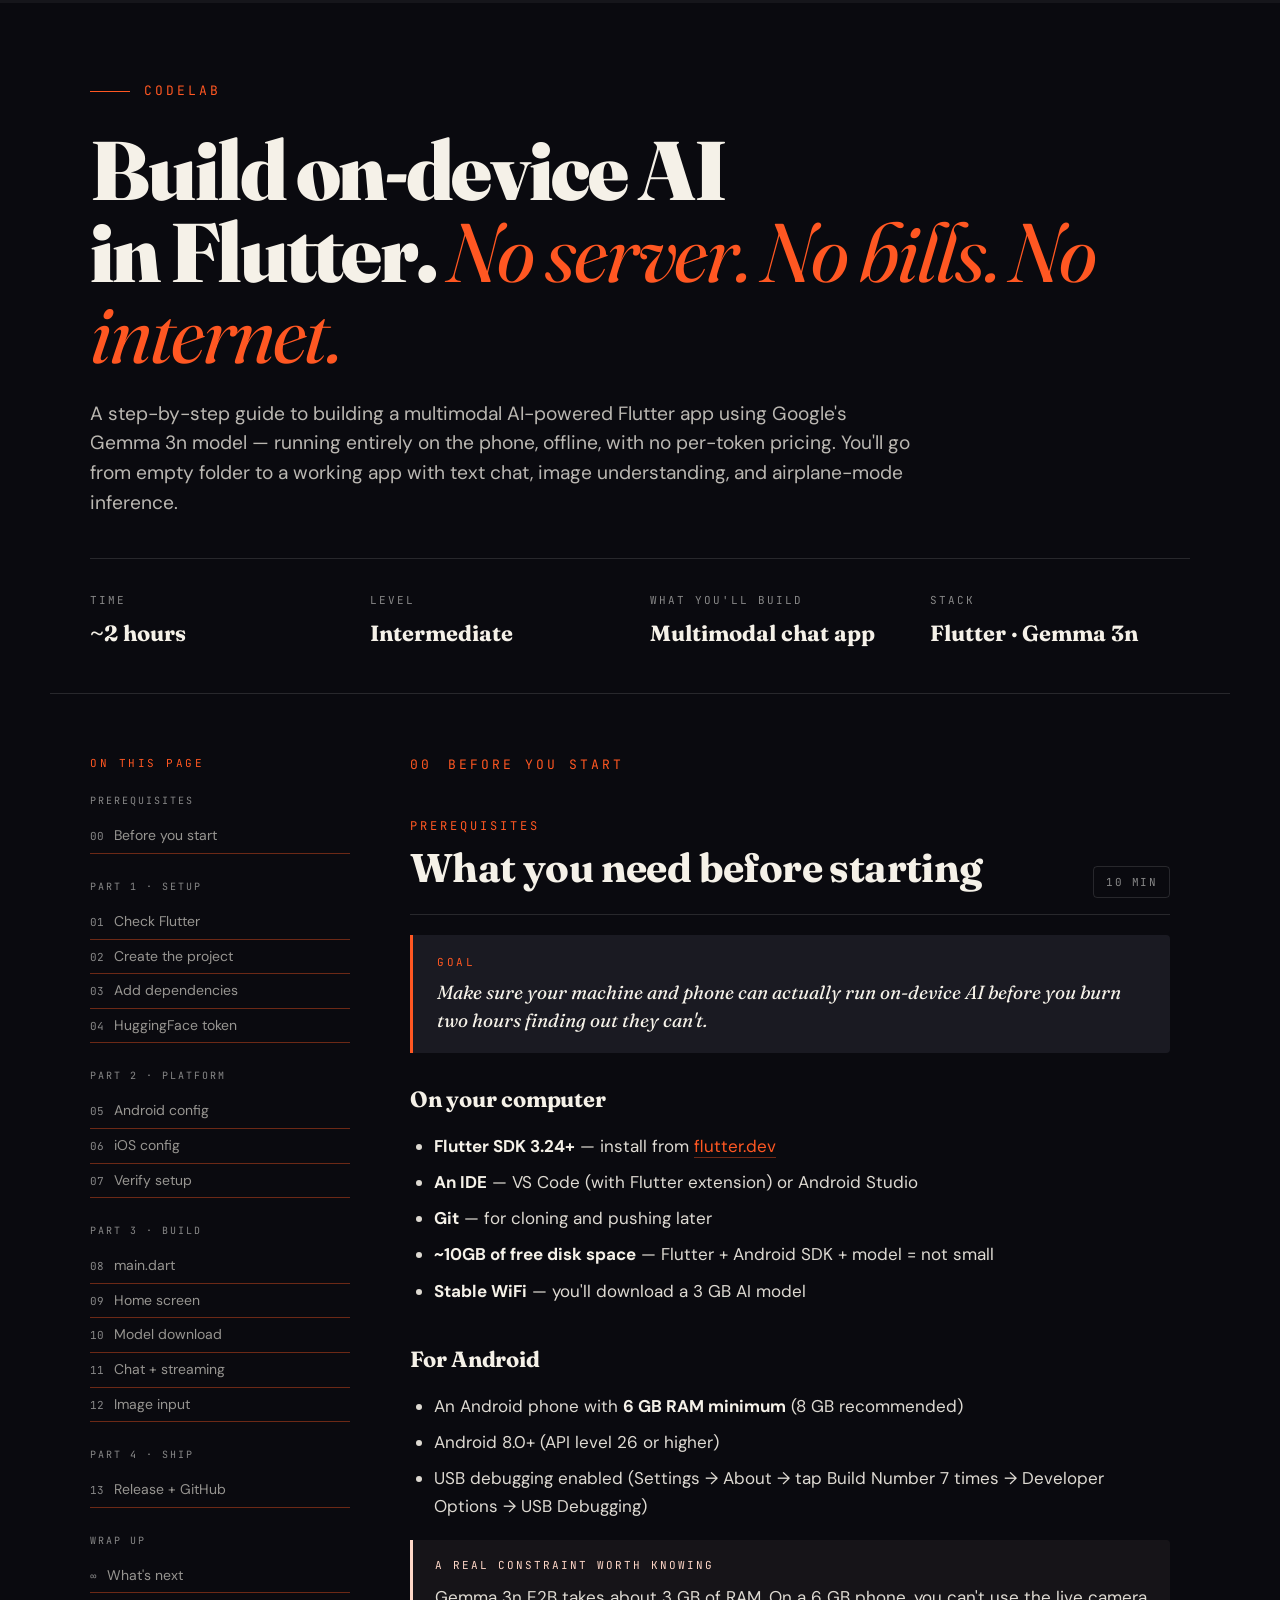
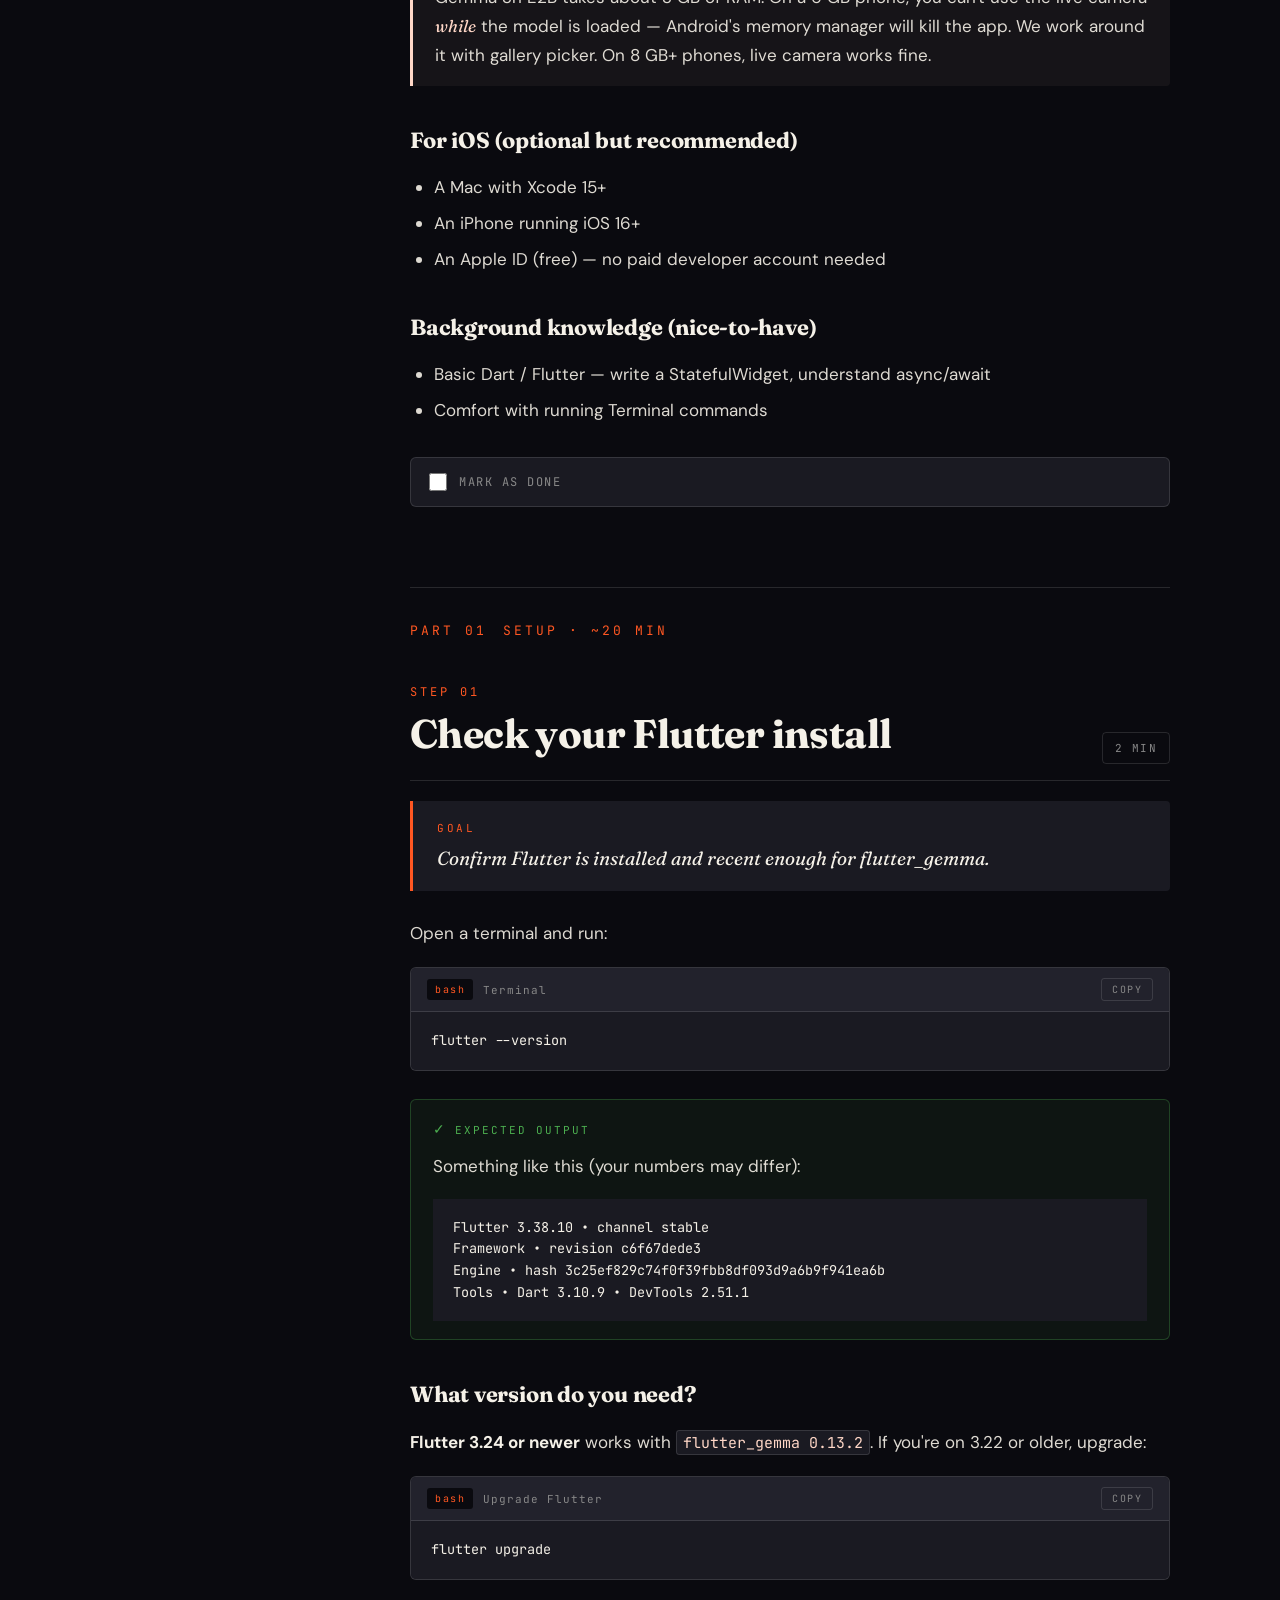
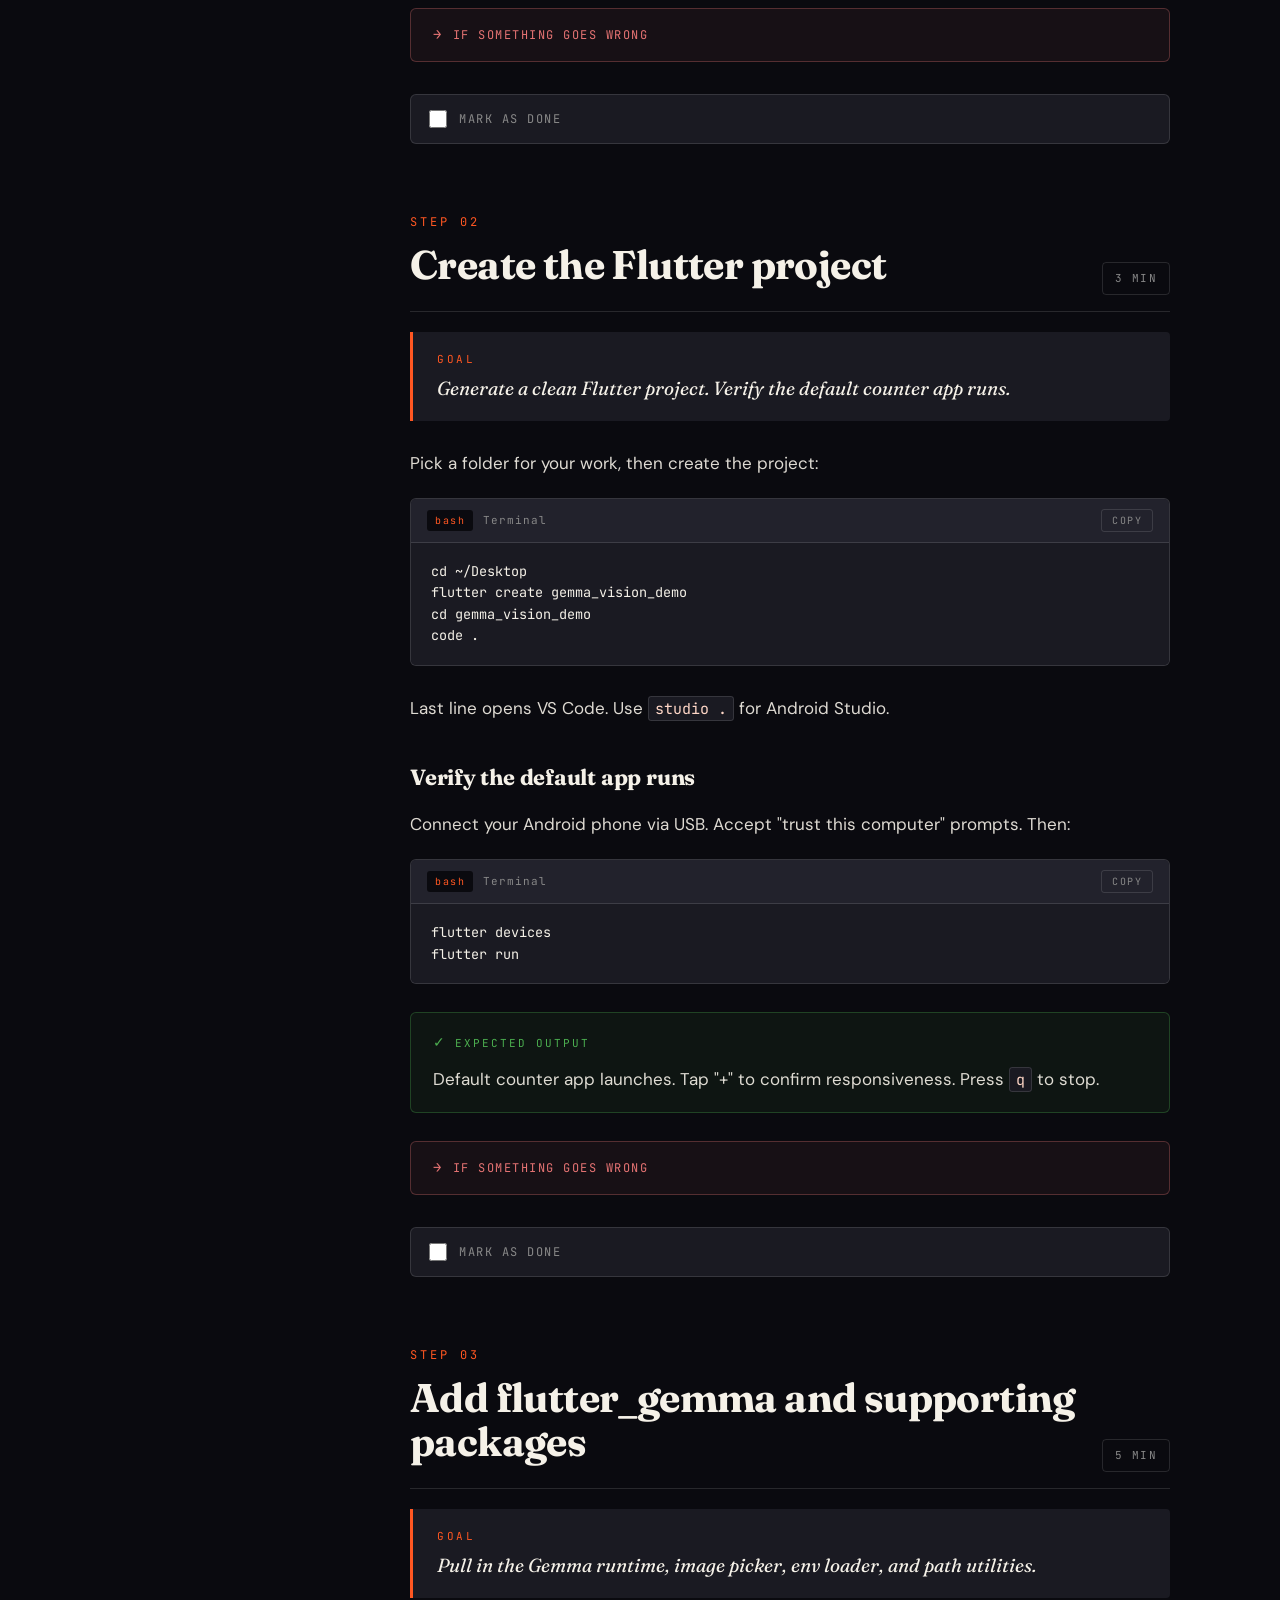
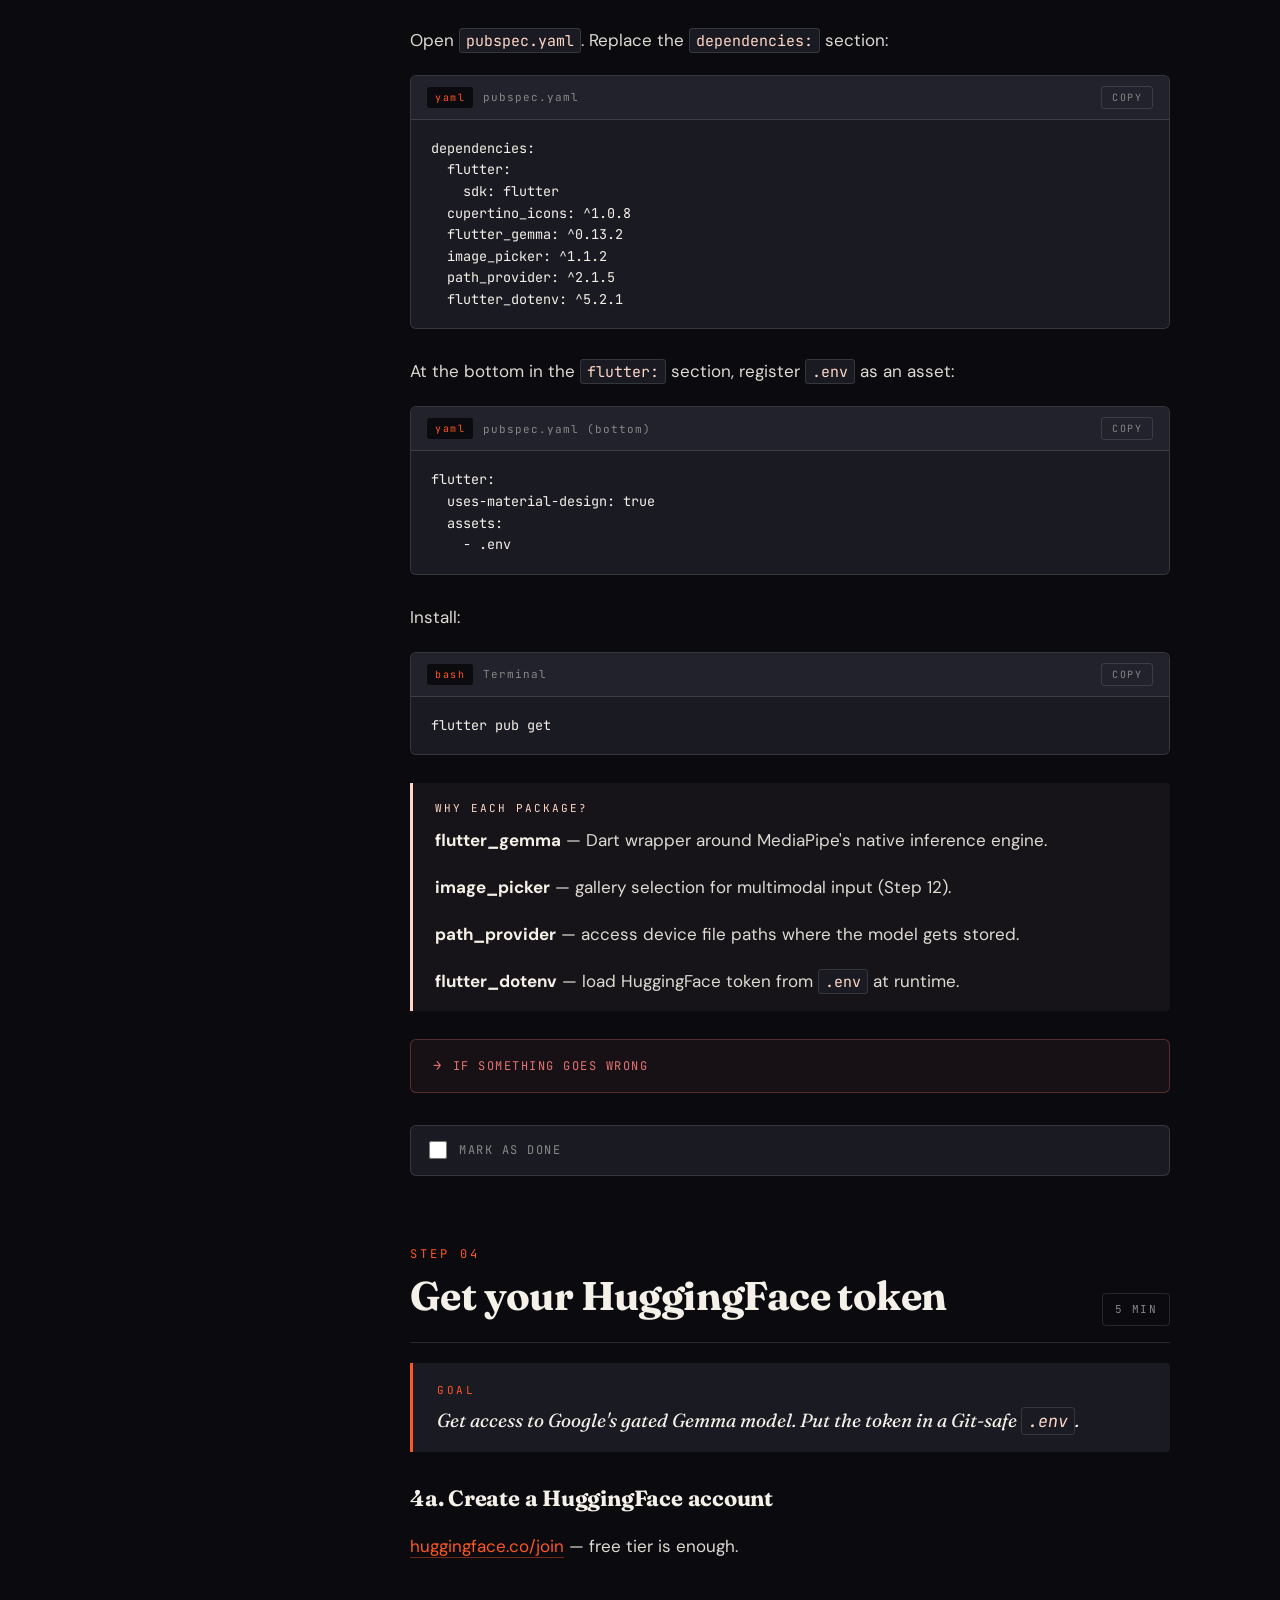
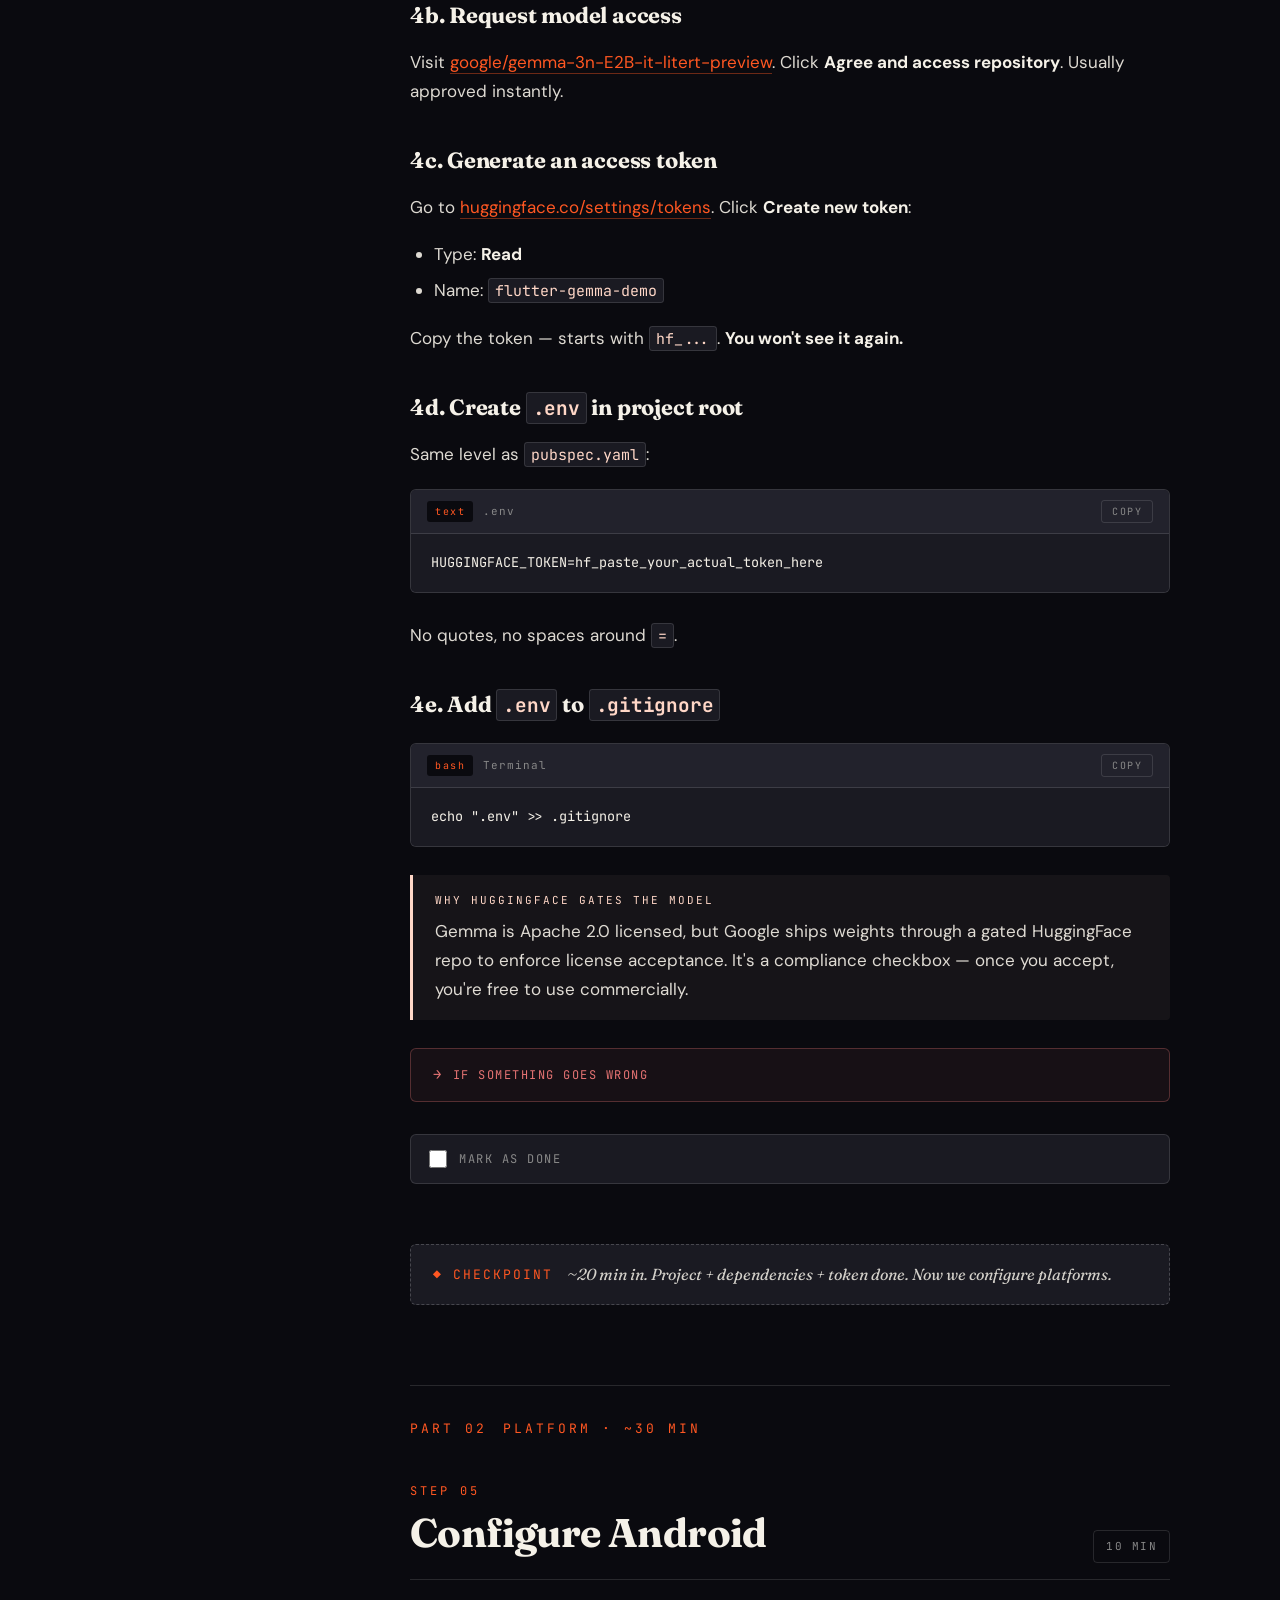
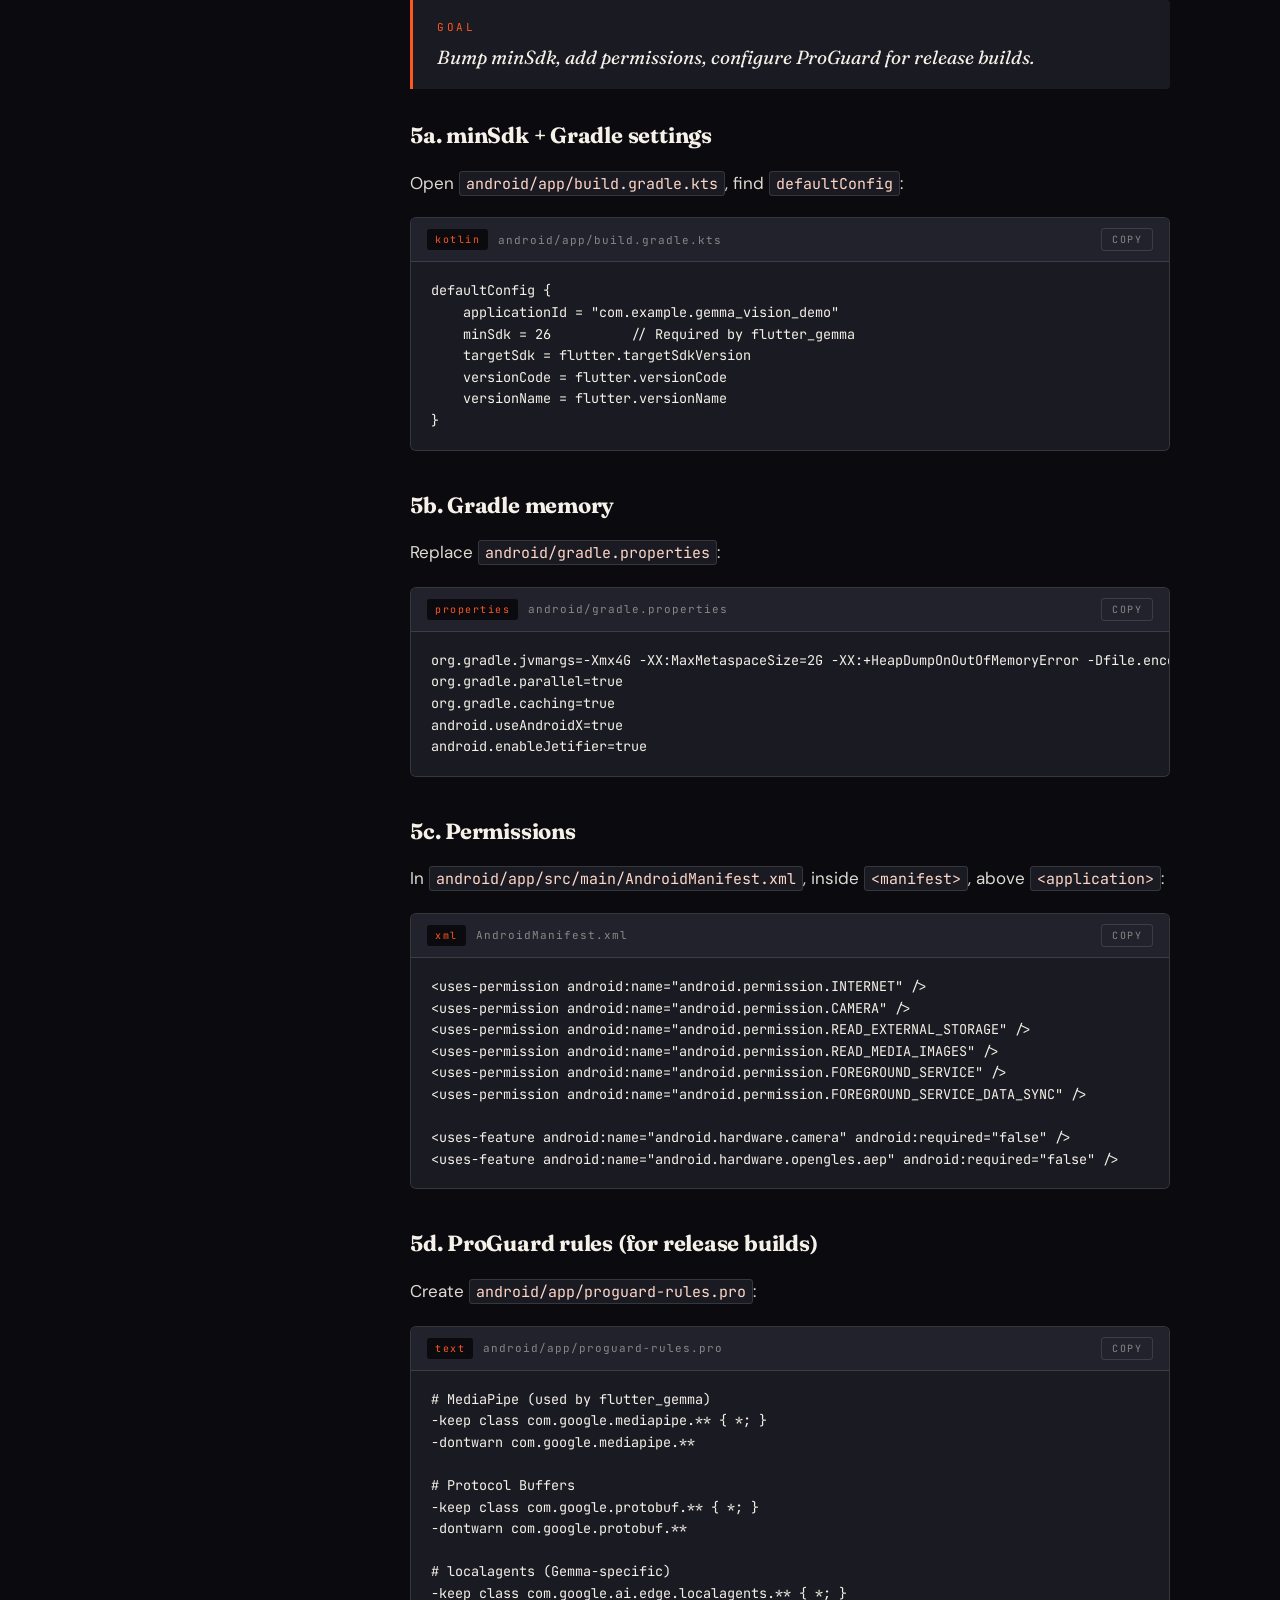
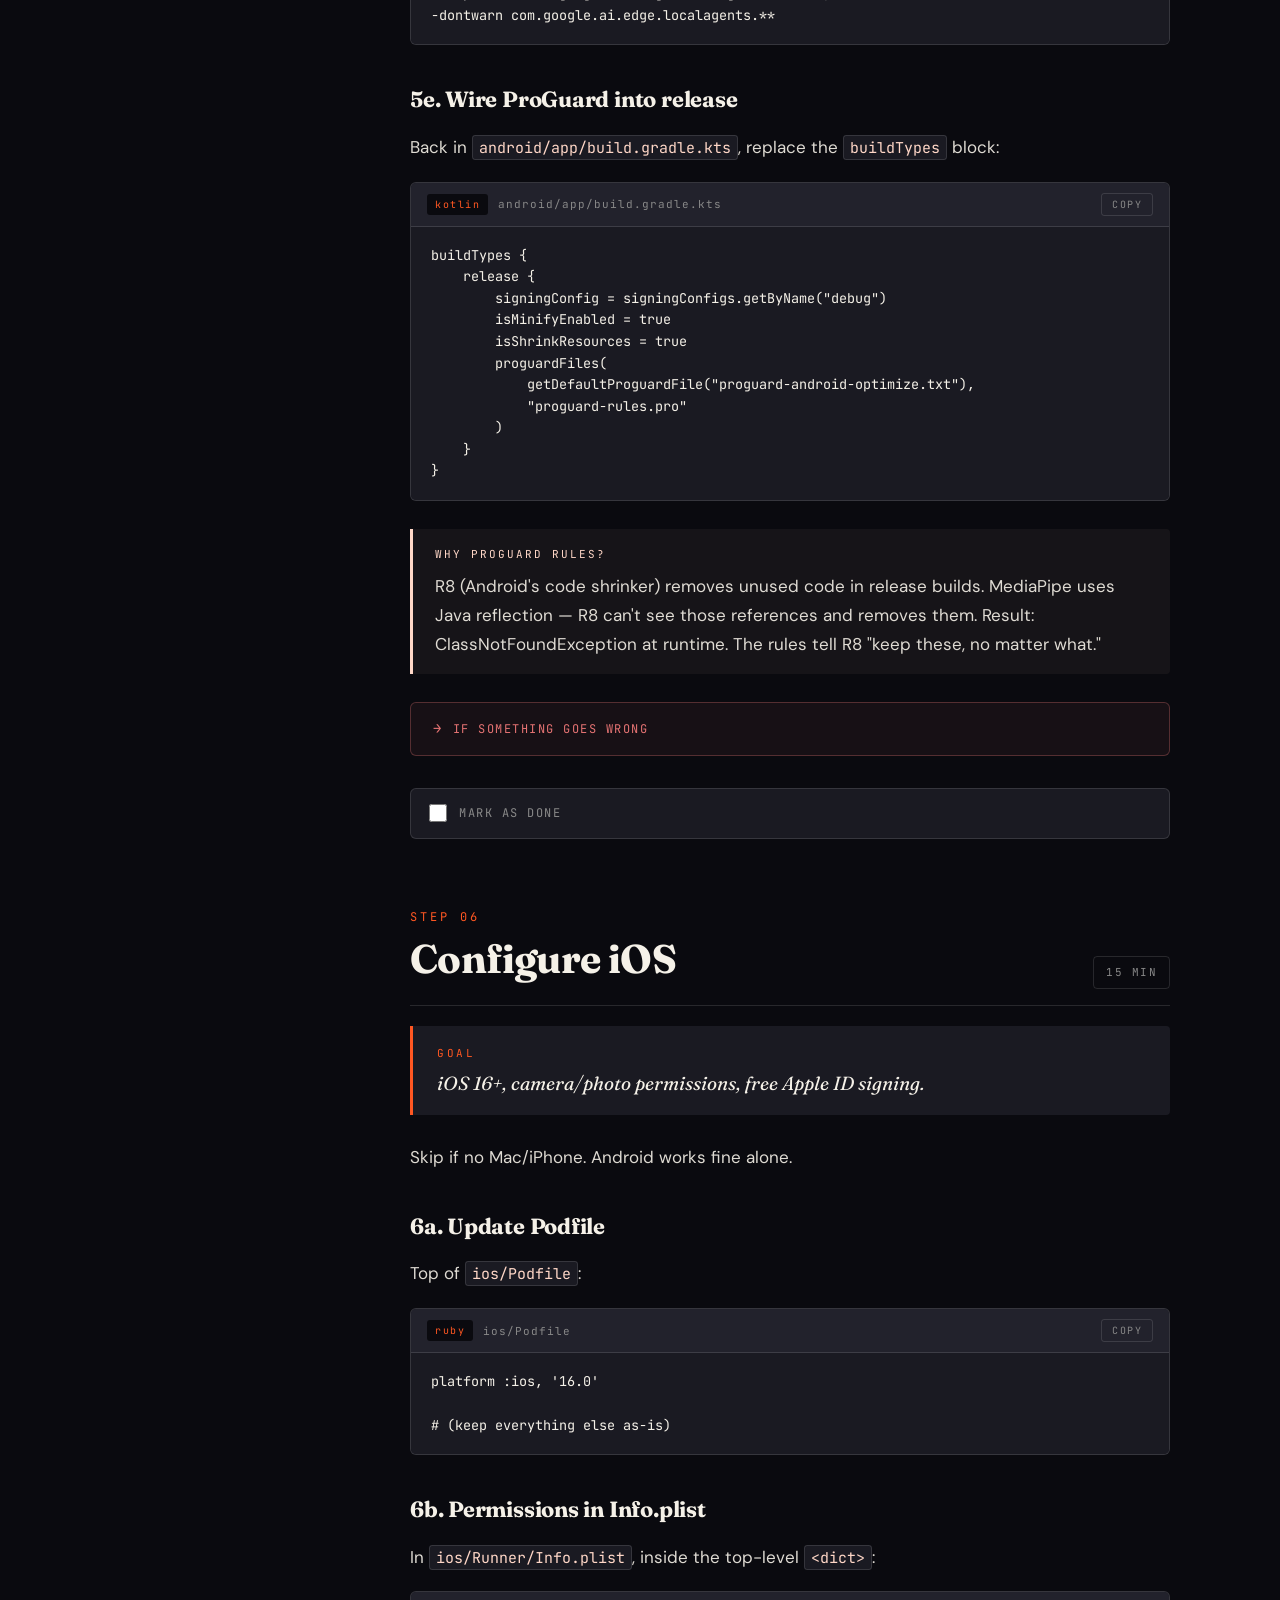
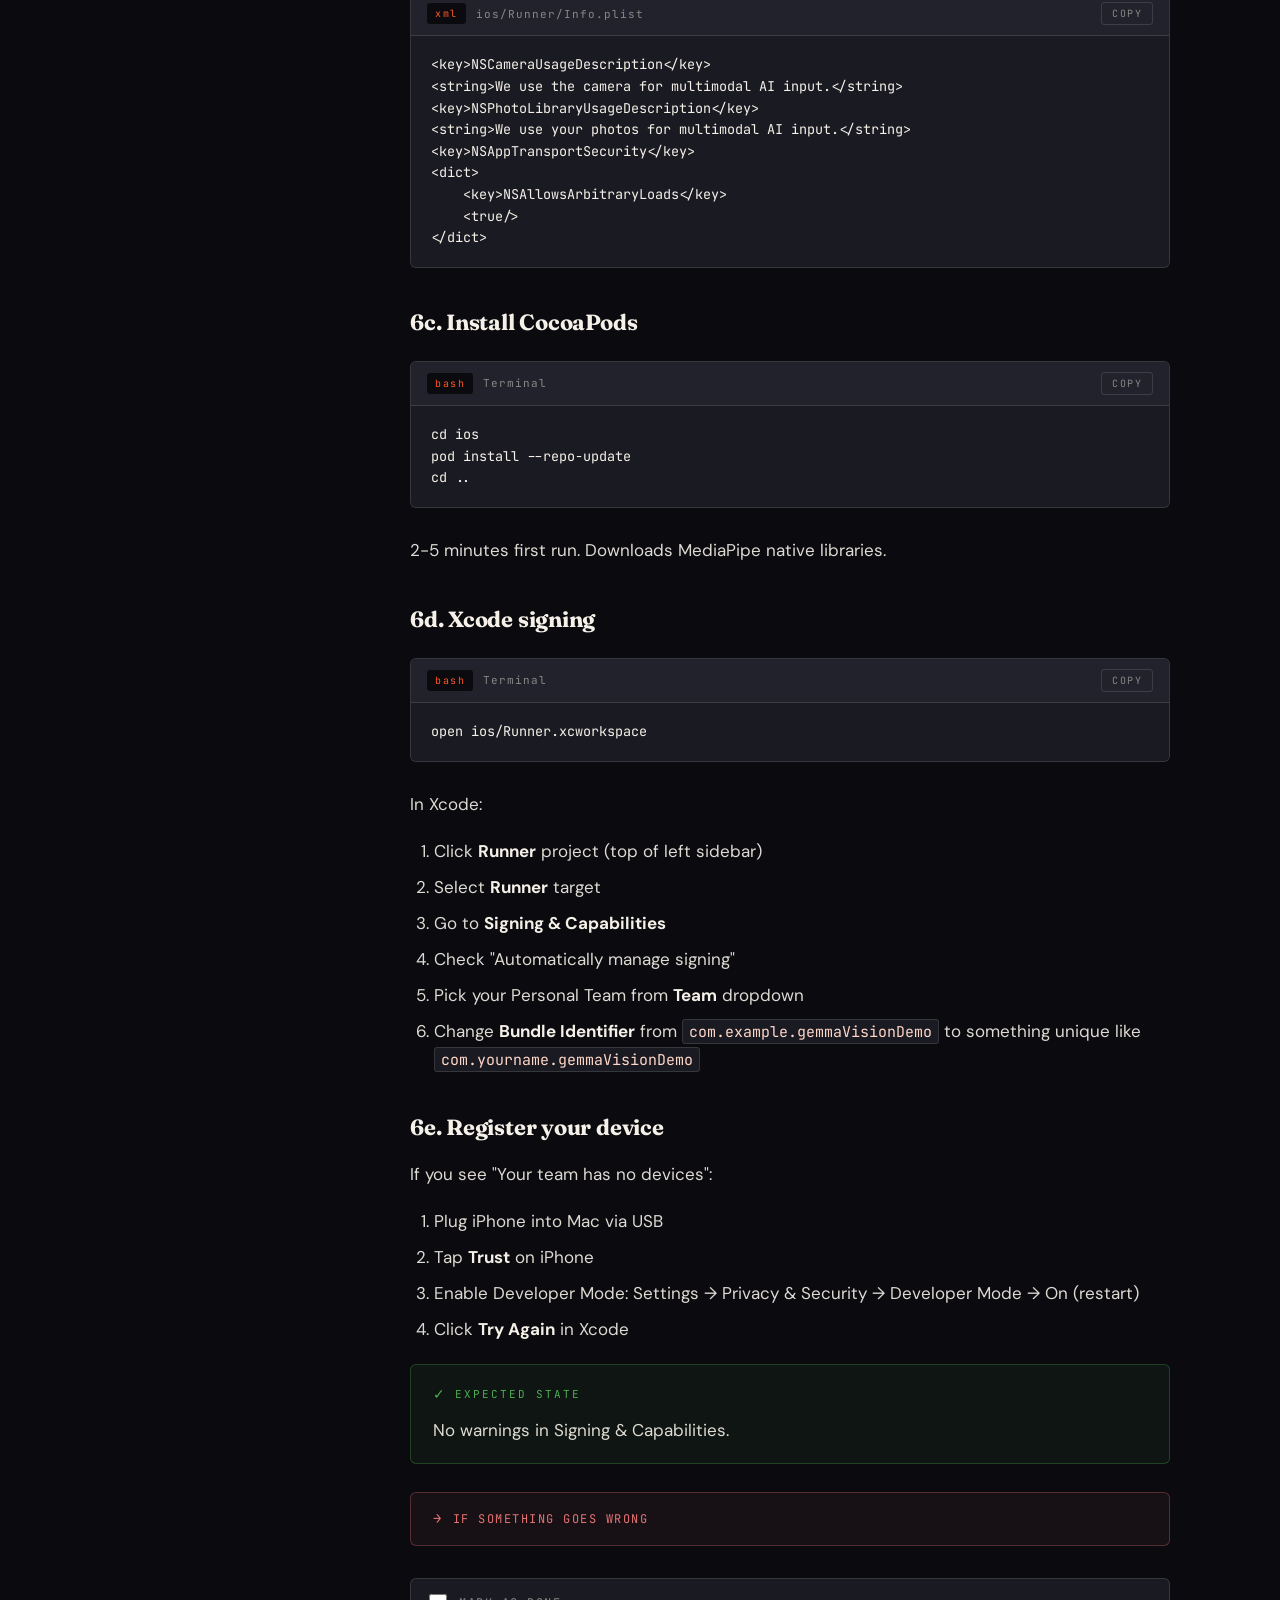
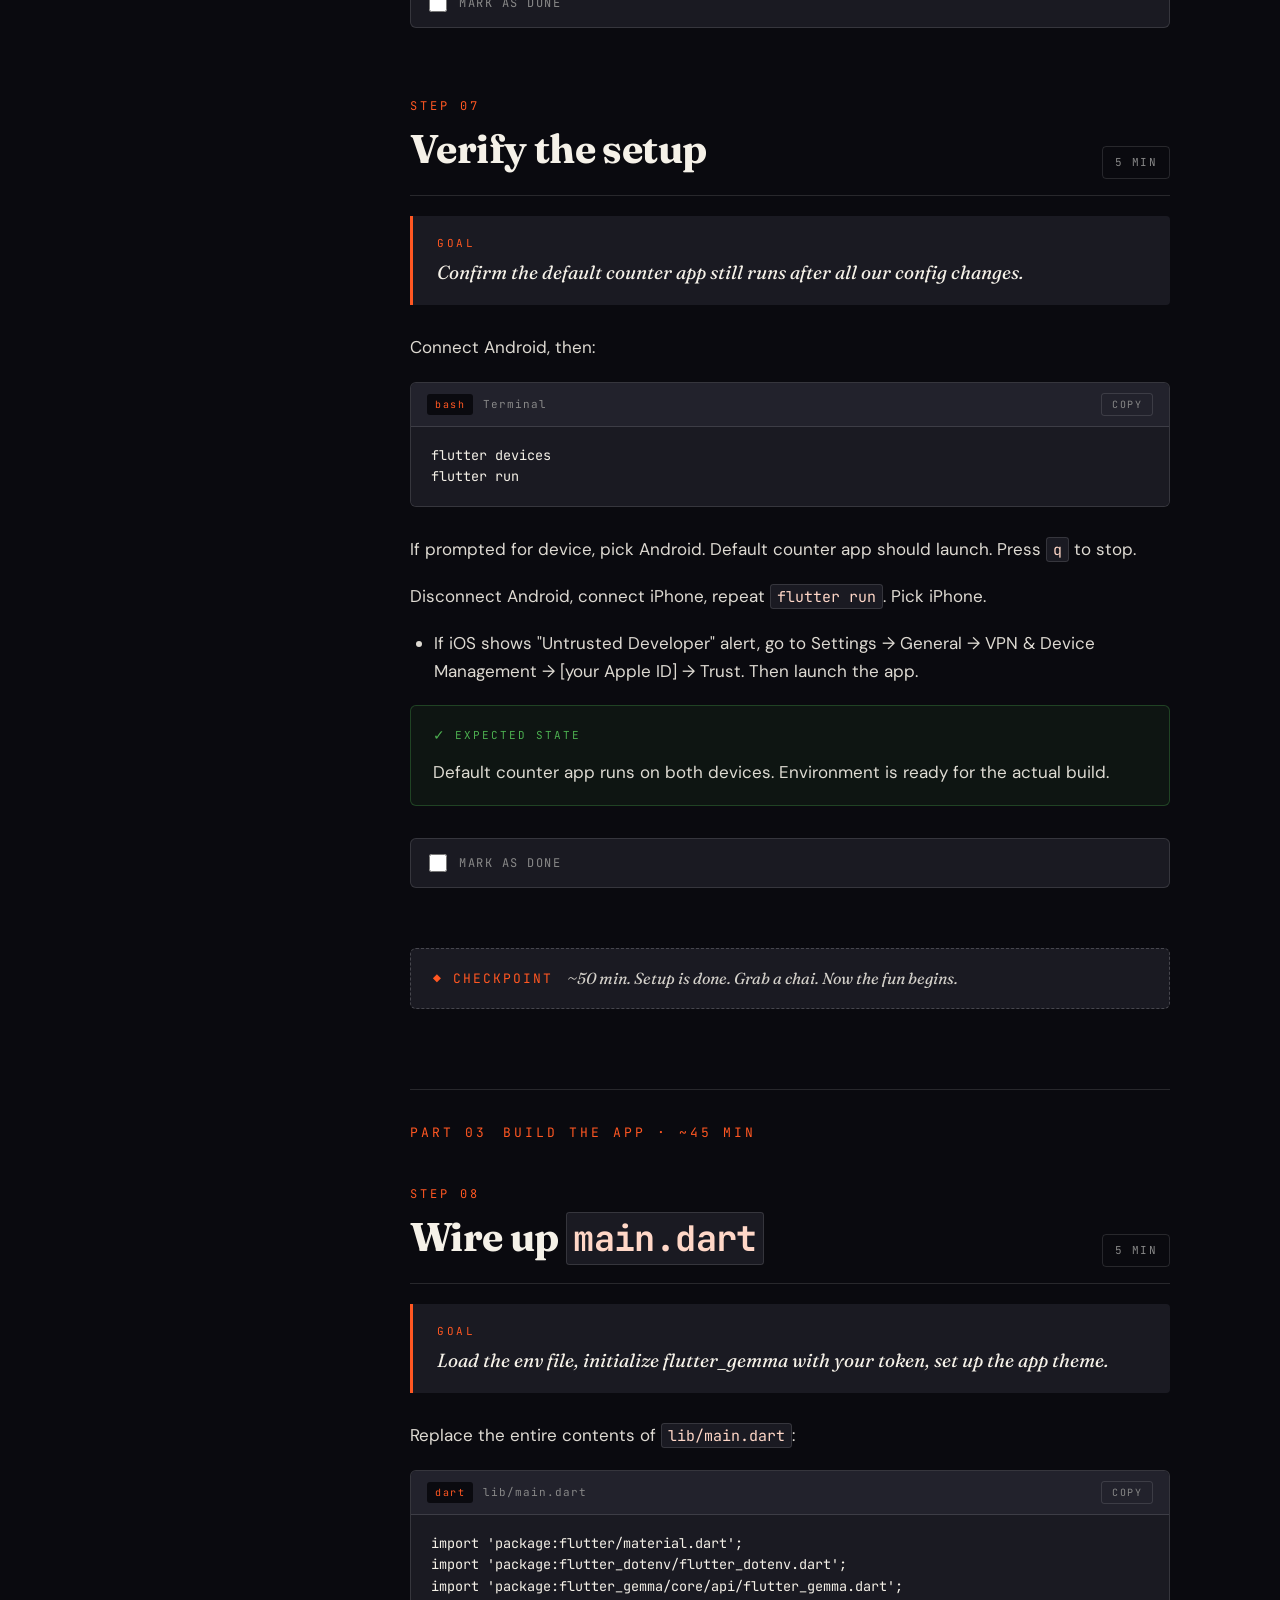
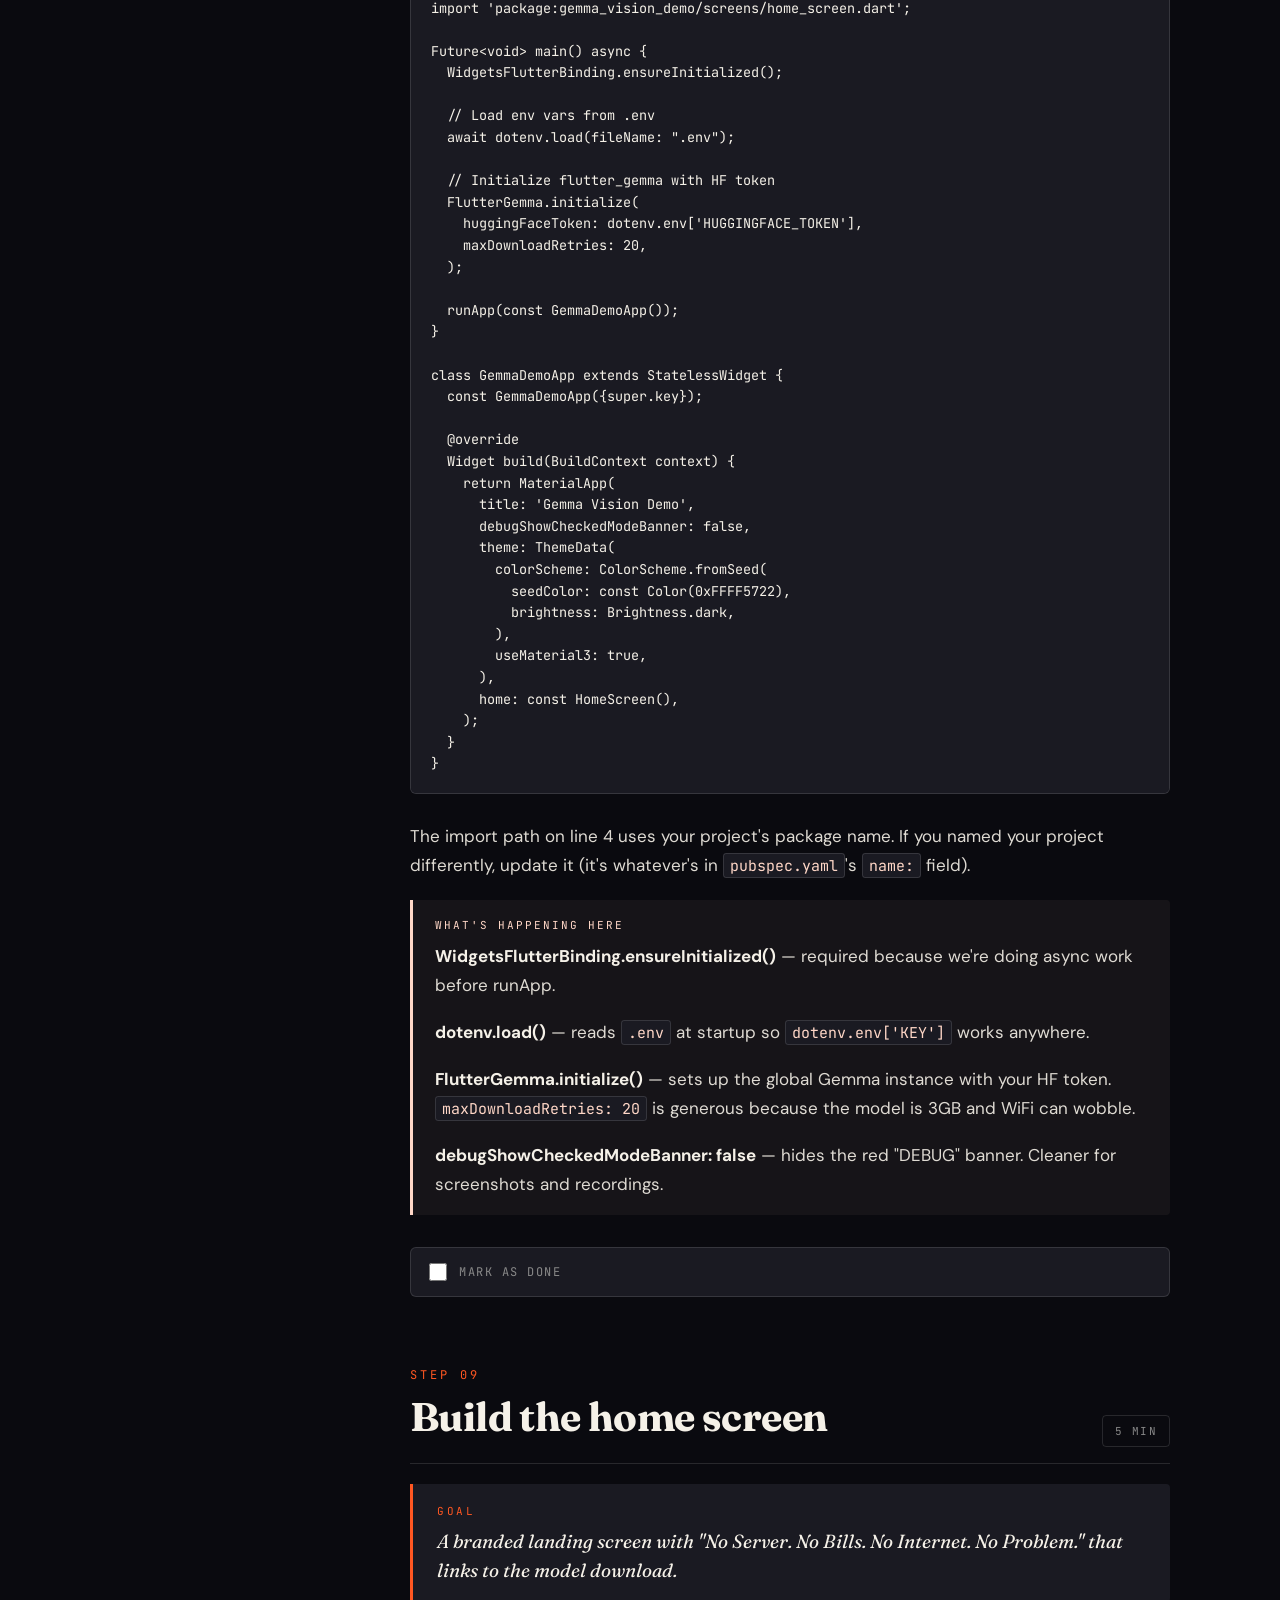
<file: codelabs/on-device-ai/index.v1.html>
<!DOCTYPE html>
<html lang="en">
<head>
<meta charset="UTF-8" />
<meta name="viewport" content="width=device-width, initial-scale=1.0" />
<title>On-Device AI with Flutter & Gemma — Codelab</title>
<meta name="description" content="Build a multimodal AI-powered Flutter app that runs Gemma 3n entirely on-device. No server. No bills. No internet." />
<link rel="icon" type="image/svg+xml" href="/favicon.svg" />
<link rel="preconnect" href="https://fonts.googleapis.com" />
<link rel="preconnect" href="https://fonts.gstatic.com" crossorigin />
<link href="https://fonts.googleapis.com/css2?family=Fraunces:ital,opsz,wght@0,9..144,400;0,9..144,700;0,9..144,900;1,9..144,400;1,9..144,700&family=JetBrains+Mono:wght@400;500;700&family=DM+Sans:wght@400;500;700&display=swap" rel="stylesheet" />
<style>
  /* =====================================================
     BRAND TOKENS
     ===================================================== */
  :root {
    --ink: #0a0a0f;
    --paper: #1a1a22;
    --elevate: #22222c;
    --cream: #f5f1e8;
    --accent: #ff5722;
    --accent-soft: #ffd7c7;
    --muted: #888;
    --line: rgba(255,255,255,0.12);
    --line-strong: rgba(255,255,255,0.2);
    --ok: #4caf50;
    --warn: #ffb74d;
    --err: #e57373;

    --font-serif: 'Fraunces', Georgia, serif;
    --font-sans: 'DM Sans', system-ui, -apple-system, sans-serif;
    --font-mono: 'JetBrains Mono', 'Courier New', monospace;

    --container-max: 1180px;
  }

  * { box-sizing: border-box; margin: 0; padding: 0; }
  html { scroll-behavior: smooth; scroll-padding-top: 24px; }

  body {
    background: var(--ink);
    color: var(--cream);
    font-family: var(--font-sans);
    font-size: 17px;
    line-height: 1.7;
    -webkit-font-smoothing: antialiased;
    overflow-x: hidden;
  }

  /* HERO */
  .hero {
    padding: 80px 40px 40px;
    max-width: var(--container-max);
    margin: 0 auto;
    border-bottom: 1px solid var(--line);
  }
  .hero-eyebrow {
    font-family: var(--font-mono);
    font-size: 13px;
    color: var(--accent);
    letter-spacing: 3px;
    text-transform: uppercase;
    margin-bottom: 28px;
    display: flex;
    align-items: center;
    gap: 14px;
  }
  .hero-eyebrow::before {
    content: '';
    width: 40px;
    height: 1px;
    background: var(--accent);
  }
  .hero h1 {
    font-family: var(--font-serif);
    font-weight: 900;
    font-size: clamp(42px, 6.5vw, 84px);
    line-height: 0.98;
    letter-spacing: -0.025em;
    margin-bottom: 24px;
  }
  .hero h1 .italic-accent {
    font-style: italic;
    font-weight: 400;
    color: var(--accent);
  }
  .hero-sub {
    font-size: clamp(17px, 1.5vw, 20px);
    color: rgba(245, 241, 232, 0.75);
    max-width: 820px;
    line-height: 1.55;
    margin-bottom: 32px;
  }
  .hero-meta {
    display: grid;
    grid-template-columns: repeat(auto-fit, minmax(180px, 1fr));
    gap: 20px;
    margin-top: 40px;
    padding-top: 32px;
    border-top: 1px solid var(--line);
  }
  .meta-cell { display: flex; flex-direction: column; gap: 6px; }
  .meta-label {
    font-family: var(--font-mono);
    font-size: 11px;
    color: var(--muted);
    text-transform: uppercase;
    letter-spacing: 2px;
  }
  .meta-value {
    font-family: var(--font-serif);
    font-size: 22px;
    font-weight: 700;
  }

  /* LAYOUT */
  .layout {
    display: grid;
    grid-template-columns: 260px 1fr;
    gap: 60px;
    max-width: var(--container-max);
    margin: 0 auto;
    padding: 60px 40px 120px;
  }

  /* TOC */
  .toc {
    position: sticky;
    top: 24px;
    align-self: start;
    max-height: calc(100vh - 48px);
    overflow-y: auto;
  }
  .toc-title {
    font-family: var(--font-mono);
    font-size: 11px;
    color: var(--accent);
    letter-spacing: 2.5px;
    text-transform: uppercase;
    margin-bottom: 20px;
  }
  .toc-group { margin-bottom: 24px; }
  .toc-group-label {
    font-family: var(--font-mono);
    font-size: 10px;
    color: var(--muted);
    text-transform: uppercase;
    letter-spacing: 2px;
    margin-bottom: 10px;
  }
  .toc-item {
    display: flex;
    align-items: baseline;
    gap: 10px;
    padding: 7px 0;
    color: rgba(245, 241, 232, 0.6);
    text-decoration: none;
    font-size: 14px;
    line-height: 1.4;
    border-left: 2px solid transparent;
    padding-left: 12px;
    margin-left: -14px;
    transition: all 0.15s;
  }
  .toc-item:hover {
    color: var(--cream);
    border-left-color: var(--accent);
  }
  .toc-item.done { color: var(--muted); }
  .toc-item.done::before {
    content: '✓';
    color: var(--ok);
    margin-right: -4px;
  }
  .toc-num {
    font-family: var(--font-mono);
    font-size: 11px;
    color: var(--muted);
    flex-shrink: 0;
  }

  /* CONTENT */
  .content { max-width: 760px; min-width: 0; }

  .section-marker {
    display: flex;
    align-items: center;
    gap: 16px;
    margin: 80px 0 32px;
    padding-top: 32px;
    border-top: 1px solid var(--line);
  }
  .section-marker:first-child { margin-top: 0; border-top: none; padding-top: 0; }
  .section-marker-num,
  .section-marker-label {
    font-family: var(--font-mono);
    font-size: 13px;
    color: var(--accent);
    letter-spacing: 3px;
    text-transform: uppercase;
  }

  .step { margin-bottom: 60px; padding-top: 8px; }
  .step-header {
    display: grid;
    grid-template-columns: 1fr auto;
    gap: 24px;
    align-items: end;
    margin-bottom: 20px;
    padding-bottom: 16px;
    border-bottom: 1px solid var(--line);
  }
  .step-title-block h2 {
    font-family: var(--font-serif);
    font-size: clamp(28px, 3.5vw, 40px);
    line-height: 1.1;
    font-weight: 700;
    letter-spacing: -0.015em;
    margin-bottom: 8px;
  }
  .step-number {
    font-family: var(--font-mono);
    font-size: 12px;
    color: var(--accent);
    letter-spacing: 3px;
    text-transform: uppercase;
    margin-bottom: 10px;
  }
  .step-time {
    font-family: var(--font-mono);
    font-size: 11px;
    color: var(--muted);
    letter-spacing: 1.5px;
    text-transform: uppercase;
    white-space: nowrap;
    padding: 6px 12px;
    border: 1px solid var(--line);
    border-radius: 4px;
  }

  .step-goal {
    background: var(--paper);
    border-left: 3px solid var(--accent);
    padding: 18px 24px;
    margin-bottom: 28px;
    border-radius: 0 4px 4px 0;
  }
  .step-goal-label {
    font-family: var(--font-mono);
    font-size: 11px;
    color: var(--accent);
    letter-spacing: 2.5px;
    text-transform: uppercase;
    margin-bottom: 6px;
  }
  .step-goal-body {
    font-family: var(--font-serif);
    font-size: 19px;
    font-style: italic;
    line-height: 1.5;
  }

  p { margin-bottom: 18px; color: rgba(245, 241, 232, 0.9); }
  p + h3, ul + h3, ol + h3, pre + h3, .code-block + h3,
  .expected + h3, .trouble + h3, .note + h3 { margin-top: 36px; }

  h3 {
    font-family: var(--font-serif);
    font-size: 22px;
    font-weight: 700;
    margin: 28px 0 14px;
    letter-spacing: -0.01em;
  }
  h4 {
    font-family: var(--font-sans);
    font-size: 15px;
    font-weight: 700;
    margin: 20px 0 10px;
    letter-spacing: 0.5px;
  }

  ul, ol { margin: 0 0 20px 24px; color: rgba(245, 241, 232, 0.9); }
  li { margin-bottom: 8px; line-height: 1.65; }

  a {
    color: var(--accent);
    text-decoration: none;
    border-bottom: 1px solid rgba(255, 87, 34, 0.4);
    transition: border-color 0.15s;
  }
  a:hover { border-bottom-color: var(--accent); }
  strong { color: var(--cream); font-weight: 700; }
  em { font-family: var(--font-serif); font-style: italic; color: var(--accent-soft); }

  code {
    font-family: var(--font-mono);
    font-size: 0.88em;
    background: var(--paper);
    color: var(--accent-soft);
    padding: 2px 6px;
    border-radius: 3px;
    border: 1px solid var(--line);
  }

  /* CODE BLOCKS */
  .code-block {
    position: relative;
    margin: 20px 0 28px;
    border: 1px solid var(--line);
    border-radius: 6px;
    background: var(--paper);
    overflow: hidden;
  }
  .code-header {
    display: flex;
    justify-content: space-between;
    align-items: center;
    padding: 10px 16px;
    background: var(--elevate);
    border-bottom: 1px solid var(--line);
    font-family: var(--font-mono);
    font-size: 11px;
    color: var(--muted);
    letter-spacing: 1px;
  }
  .code-header-label { display: flex; align-items: center; gap: 10px; }
  .code-lang {
    background: var(--ink);
    color: var(--accent);
    padding: 2px 8px;
    border-radius: 3px;
    font-size: 10px;
    letter-spacing: 1.5px;
  }
  .copy-btn {
    background: transparent;
    border: 1px solid var(--line);
    color: var(--muted);
    font-family: var(--font-mono);
    font-size: 10px;
    letter-spacing: 1.5px;
    padding: 4px 10px;
    border-radius: 3px;
    cursor: pointer;
    transition: all 0.15s;
    text-transform: uppercase;
  }
  .copy-btn:hover { color: var(--cream); border-color: var(--cream); }
  .copy-btn.copied { color: var(--ok); border-color: var(--ok); }

  pre {
    margin: 0;
    padding: 18px 20px;
    overflow-x: auto;
    font-family: var(--font-mono);
    font-size: 13.5px;
    line-height: 1.6;
    color: var(--cream);
    background: var(--paper);
  }
  pre::-webkit-scrollbar { height: 8px; }
  pre::-webkit-scrollbar-track { background: var(--paper); }
  pre::-webkit-scrollbar-thumb { background: var(--line-strong); border-radius: 4px; }

  /* EXPECTED */
  .expected {
    background: rgba(76, 175, 80, 0.07);
    border: 1px solid rgba(76, 175, 80, 0.3);
    border-radius: 6px;
    padding: 18px 22px;
    margin: 20px 0 28px;
  }
  .expected-label {
    display: flex;
    align-items: center;
    gap: 8px;
    font-family: var(--font-mono);
    font-size: 11px;
    color: var(--ok);
    letter-spacing: 2px;
    text-transform: uppercase;
    margin-bottom: 10px;
  }
  .expected-label::before { content: '✓'; font-size: 14px; }
  .expected p:last-child { margin-bottom: 0; }

  /* TROUBLESHOOTING */
  details.trouble {
    background: rgba(229, 115, 115, 0.06);
    border: 1px solid rgba(229, 115, 115, 0.3);
    border-radius: 6px;
    padding: 0;
    margin: 20px 0 28px;
    overflow: hidden;
  }
  details.trouble summary {
    cursor: pointer;
    padding: 14px 22px;
    list-style: none;
    display: flex;
    align-items: center;
    gap: 10px;
    font-family: var(--font-mono);
    font-size: 12px;
    color: var(--err);
    letter-spacing: 1.5px;
    text-transform: uppercase;
    user-select: none;
  }
  details.trouble summary::-webkit-details-marker { display: none; }
  details.trouble summary::before {
    content: '→';
    transition: transform 0.2s;
    display: inline-block;
    color: var(--err);
    font-size: 14px;
  }
  details.trouble[open] summary::before { transform: rotate(90deg); }
  details.trouble .trouble-body {
    padding: 0 22px 18px;
    border-top: 1px solid rgba(229, 115, 115, 0.2);
    padding-top: 16px;
  }
  details.trouble .trouble-body p:last-child,
  details.trouble .trouble-body pre:last-child { margin-bottom: 0; }

  /* NOTE */
  .note {
    background: rgba(255, 215, 199, 0.05);
    border-left: 3px solid var(--accent-soft);
    padding: 16px 22px;
    margin: 20px 0 28px;
    border-radius: 0 4px 4px 0;
  }
  .note-label {
    font-family: var(--font-mono);
    font-size: 11px;
    color: var(--accent-soft);
    letter-spacing: 2px;
    text-transform: uppercase;
    margin-bottom: 8px;
  }
  .note p:last-child { margin-bottom: 0; }

  /* MARK DONE */
  .mark-done {
    display: flex;
    align-items: center;
    gap: 12px;
    margin-top: 32px;
    padding: 14px 18px;
    background: var(--paper);
    border: 1px solid var(--line);
    border-radius: 6px;
    cursor: pointer;
    user-select: none;
    transition: all 0.15s;
  }
  .mark-done:hover { border-color: var(--cream); }
  .mark-done input[type="checkbox"] {
    width: 18px;
    height: 18px;
    accent-color: var(--accent);
    cursor: pointer;
  }
  .mark-done label {
    font-family: var(--font-mono);
    font-size: 12px;
    letter-spacing: 1.5px;
    text-transform: uppercase;
    color: var(--muted);
    cursor: pointer;
  }
  .mark-done.done {
    background: rgba(76, 175, 80, 0.08);
    border-color: rgba(76, 175, 80, 0.4);
  }
  .mark-done.done label { color: var(--ok); }

  /* PROGRESS BAR */
  .progress-wrap {
    position: fixed;
    top: 0; left: 0; right: 0;
    height: 3px;
    background: rgba(255,255,255,0.05);
    z-index: 100;
  }
  .progress-fill {
    height: 100%;
    background: var(--accent);
    width: 0%;
    transition: width 0.2s ease;
  }

  /* CHECKPOINT */
  .checkpoint {
    display: flex;
    align-items: center;
    gap: 14px;
    padding: 16px 22px;
    background: var(--paper);
    border: 1px dashed var(--line-strong);
    border-radius: 6px;
    margin: 32px 0;
  }
  .checkpoint-icon {
    font-family: var(--font-mono);
    font-size: 13px;
    color: var(--accent);
    letter-spacing: 2px;
  }
  .checkpoint-body {
    font-family: var(--font-serif);
    font-style: italic;
    color: rgba(245, 241, 232, 0.85);
    font-size: 16px;
  }

  /* WHAT'S NEXT cards */
  .next-grid {
    display: grid;
    grid-template-columns: repeat(auto-fit, minmax(220px, 1fr));
    gap: 16px;
    margin: 28px 0;
  }
  .next-card {
    background: var(--paper);
    border: 1px solid var(--line);
    border-radius: 8px;
    padding: 22px;
  }
  .next-card h4 {
    font-family: var(--font-serif);
    font-size: 18px;
    font-weight: 700;
    margin-bottom: 10px;
    color: var(--cream);
  }
  .next-card p {
    font-size: 14px;
    color: rgba(245, 241, 232, 0.7);
    margin-bottom: 0;
    line-height: 1.55;
  }

  /* FINAL CARD */
  .final-card {
    margin-top: 60px;
    padding: 50px 40px;
    background: var(--paper);
    border: 1px solid var(--line);
    border-radius: 12px;
    text-align: center;
  }
  .final-card .quote {
    font-family: var(--font-serif);
    font-style: italic;
    font-size: 28px;
    line-height: 1.3;
    margin-bottom: 24px;
    letter-spacing: -0.01em;
  }
  .final-card .quote span { color: var(--accent); }
  .final-card .by {
    font-family: var(--font-mono);
    font-size: 12px;
    color: var(--muted);
    letter-spacing: 2px;
    text-transform: uppercase;
  }

  /* FOOTER */
  footer {
    max-width: var(--container-max);
    margin: 0 auto;
    padding: 60px 40px;
    border-top: 1px solid var(--line);
    text-align: center;
  }
  footer p {
    font-size: 14px;
    color: var(--muted);
    margin-bottom: 12px;
  }
  .footer-links {
    display: flex;
    gap: 24px;
    justify-content: center;
    margin-top: 20px;
  }
  .footer-links a {
    font-family: var(--font-mono);
    font-size: 12px;
    letter-spacing: 1.5px;
    text-transform: uppercase;
    border: none;
  }

  /* RESPONSIVE */
  @media (max-width: 900px) {
    .layout {
      grid-template-columns: 1fr;
      padding: 40px 24px 80px;
      gap: 40px;
    }
    .toc {
      position: static;
      max-height: none;
      padding: 24px;
      background: var(--paper);
      border-radius: 8px;
    }
    .hero { padding: 60px 24px 32px; }
    .hero h1 { font-size: clamp(34px, 8vw, 56px); }
    .step-header { grid-template-columns: 1fr; }
    pre { font-size: 12.5px; }
    .final-card { padding: 36px 24px; }
    .final-card .quote { font-size: 22px; }
  }
</style>
</head>
<body>

<div class="progress-wrap"><div class="progress-fill" id="progress"></div></div>

<header class="hero">
  <div class="hero-eyebrow">Codelab</div>
  <h1>Build on-device AI<br/>in Flutter. <span class="italic-accent">No server. No bills. No internet.</span></h1>
  <p class="hero-sub">A step-by-step guide to building a multimodal AI-powered Flutter app using Google's Gemma 3n model — running entirely on the phone, offline, with no per-token pricing. You'll go from empty folder to a working app with text chat, image understanding, and airplane-mode inference.</p>

  <div class="hero-meta">
    <div class="meta-cell"><span class="meta-label">Time</span><span class="meta-value">~2 hours</span></div>
    <div class="meta-cell"><span class="meta-label">Level</span><span class="meta-value">Intermediate</span></div>
    <div class="meta-cell"><span class="meta-label">What you'll build</span><span class="meta-value">Multimodal chat app</span></div>
    <div class="meta-cell"><span class="meta-label">Stack</span><span class="meta-value">Flutter · Gemma 3n</span></div>
  </div>
</header>

<div class="layout">

  <aside class="toc" aria-label="Codelab contents">
    <div class="toc-title">On this page</div>

    <div class="toc-group">
      <div class="toc-group-label">Prerequisites</div>
      <a href="#prereq" class="toc-item" data-step="prereq"><span class="toc-num">00</span><span>Before you start</span></a>
    </div>

    <div class="toc-group">
      <div class="toc-group-label">Part 1 · Setup</div>
      <a href="#step-1" class="toc-item" data-step="1"><span class="toc-num">01</span><span>Check Flutter</span></a>
      <a href="#step-2" class="toc-item" data-step="2"><span class="toc-num">02</span><span>Create the project</span></a>
      <a href="#step-3" class="toc-item" data-step="3"><span class="toc-num">03</span><span>Add dependencies</span></a>
      <a href="#step-4" class="toc-item" data-step="4"><span class="toc-num">04</span><span>HuggingFace token</span></a>
    </div>

    <div class="toc-group">
      <div class="toc-group-label">Part 2 · Platform</div>
      <a href="#step-5" class="toc-item" data-step="5"><span class="toc-num">05</span><span>Android config</span></a>
      <a href="#step-6" class="toc-item" data-step="6"><span class="toc-num">06</span><span>iOS config</span></a>
      <a href="#step-7" class="toc-item" data-step="7"><span class="toc-num">07</span><span>Verify setup</span></a>
    </div>

    <div class="toc-group">
      <div class="toc-group-label">Part 3 · Build</div>
      <a href="#step-8" class="toc-item" data-step="8"><span class="toc-num">08</span><span>main.dart</span></a>
      <a href="#step-9" class="toc-item" data-step="9"><span class="toc-num">09</span><span>Home screen</span></a>
      <a href="#step-10" class="toc-item" data-step="10"><span class="toc-num">10</span><span>Model download</span></a>
      <a href="#step-11" class="toc-item" data-step="11"><span class="toc-num">11</span><span>Chat + streaming</span></a>
      <a href="#step-12" class="toc-item" data-step="12"><span class="toc-num">12</span><span>Image input</span></a>
    </div>

    <div class="toc-group">
      <div class="toc-group-label">Part 4 · Ship</div>
      <a href="#step-13" class="toc-item" data-step="13"><span class="toc-num">13</span><span>Release + GitHub</span></a>
    </div>

    <div class="toc-group">
      <div class="toc-group-label">Wrap up</div>
      <a href="#whatsnext" class="toc-item"><span class="toc-num">∞</span><span>What's next</span></a>
    </div>
  </aside>

  <main class="content">

    <!-- ========================================
         PREREQUISITES
         ======================================== -->
    <div class="section-marker" id="prereq">
      <span class="section-marker-num">00</span>
      <span class="section-marker-label">Before you start</span>
    </div>

    <div class="step">
      <div class="step-header">
        <div class="step-title-block">
          <div class="step-number">Prerequisites</div>
          <h2>What you need before starting</h2>
        </div>
        <div class="step-time">10 min</div>
      </div>

      <div class="step-goal">
        <div class="step-goal-label">Goal</div>
        <div class="step-goal-body">Make sure your machine and phone can actually run on-device AI before you burn two hours finding out they can't.</div>
      </div>

      <h3>On your computer</h3>
      <ul>
        <li><strong>Flutter SDK 3.24+</strong> — install from <a href="https://docs.flutter.dev/get-started/install" target="_blank" rel="noopener">flutter.dev</a></li>
        <li><strong>An IDE</strong> — VS Code (with Flutter extension) or Android Studio</li>
        <li><strong>Git</strong> — for cloning and pushing later</li>
        <li><strong>~10GB of free disk space</strong> — Flutter + Android SDK + model = not small</li>
        <li><strong>Stable WiFi</strong> — you'll download a 3 GB AI model</li>
      </ul>

      <h3>For Android</h3>
      <ul>
        <li>An Android phone with <strong>6 GB RAM minimum</strong> (8 GB recommended)</li>
        <li>Android 8.0+ (API level 26 or higher)</li>
        <li>USB debugging enabled (Settings → About → tap Build Number 7 times → Developer Options → USB Debugging)</li>
      </ul>

      <div class="note">
        <div class="note-label">A real constraint worth knowing</div>
        <p>Gemma 3n E2B takes about 3 GB of RAM. On a 6 GB phone, you can't use the live camera <em>while</em> the model is loaded — Android's memory manager will kill the app. We work around it with gallery picker. On 8 GB+ phones, live camera works fine.</p>
      </div>

      <h3>For iOS (optional but recommended)</h3>
      <ul>
        <li>A Mac with Xcode 15+</li>
        <li>An iPhone running iOS 16+</li>
        <li>An Apple ID (free) — no paid developer account needed</li>
      </ul>

      <h3>Background knowledge (nice-to-have)</h3>
      <ul>
        <li>Basic Dart / Flutter — write a StatefulWidget, understand async/await</li>
        <li>Comfort with running Terminal commands</li>
      </ul>

      <div class="mark-done" data-step="prereq">
        <input type="checkbox" id="check-prereq" />
        <label for="check-prereq">Mark as done</label>
      </div>
    </div>

    <!-- ========================================
         PART 1 — SETUP
         ======================================== -->
    <div class="section-marker">
      <span class="section-marker-num">Part 01</span>
      <span class="section-marker-label">Setup · ~20 min</span>
    </div>

    <div class="step" id="step-1">
      <div class="step-header">
        <div class="step-title-block">
          <div class="step-number">Step 01</div>
          <h2>Check your Flutter install</h2>
        </div>
        <div class="step-time">2 min</div>
      </div>

      <div class="step-goal">
        <div class="step-goal-label">Goal</div>
        <div class="step-goal-body">Confirm Flutter is installed and recent enough for flutter_gemma.</div>
      </div>

      <p>Open a terminal and run:</p>

      <div class="code-block">
        <div class="code-header">
          <div class="code-header-label"><span class="code-lang">bash</span><span>Terminal</span></div>
          <button class="copy-btn" data-code="check-flutter">Copy</button>
        </div>
<pre id="code-check-flutter">flutter --version</pre>
      </div>

      <div class="expected">
        <div class="expected-label">Expected output</div>
        <p>Something like this (your numbers may differ):</p>
<pre>Flutter 3.38.10 • channel stable
Framework • revision c6f67dede3
Engine • hash 3c25ef829c74f0f39fbb8df093d9a6b9f941ea6b
Tools • Dart 3.10.9 • DevTools 2.51.1</pre>
      </div>

      <h3>What version do you need?</h3>
      <p><strong>Flutter 3.24 or newer</strong> works with <code>flutter_gemma 0.13.2</code>. If you're on 3.22 or older, upgrade:</p>

      <div class="code-block">
        <div class="code-header">
          <div class="code-header-label"><span class="code-lang">bash</span><span>Upgrade Flutter</span></div>
          <button class="copy-btn" data-code="upgrade-flutter">Copy</button>
        </div>
<pre id="code-upgrade-flutter">flutter upgrade</pre>
      </div>

      <details class="trouble">
        <summary>If something goes wrong</summary>
        <div class="trouble-body">
          <h4>"flutter: command not found"</h4>
          <p>Flutter isn't on your PATH. Follow the <a href="https://docs.flutter.dev/get-started/install" target="_blank" rel="noopener">install guide</a>.</p>

          <h4>"channel [user-branch]" or "unknown source"</h4>
          <p>Not a problem. Means Flutter was installed via Homebrew or direct download instead of git clone.</p>

          <h4>Can't upgrade / company-managed Flutter</h4>
          <p>Use <strong>FVM</strong> for a per-project Flutter install: <code>brew tap leoafarias/fvm && brew install fvm</code>, then <code>fvm install stable</code> in your project.</p>
        </div>
      </details>

      <div class="mark-done" data-step="1"><input type="checkbox" id="check-1"/><label for="check-1">Mark as done</label></div>
    </div>

    <div class="step" id="step-2">
      <div class="step-header">
        <div class="step-title-block">
          <div class="step-number">Step 02</div>
          <h2>Create the Flutter project</h2>
        </div>
        <div class="step-time">3 min</div>
      </div>

      <div class="step-goal">
        <div class="step-goal-label">Goal</div>
        <div class="step-goal-body">Generate a clean Flutter project. Verify the default counter app runs.</div>
      </div>

      <p>Pick a folder for your work, then create the project:</p>

      <div class="code-block">
        <div class="code-header">
          <div class="code-header-label"><span class="code-lang">bash</span><span>Terminal</span></div>
          <button class="copy-btn" data-code="create-project">Copy</button>
        </div>
<pre id="code-create-project">cd ~/Desktop
flutter create gemma_vision_demo
cd gemma_vision_demo
code .</pre>
      </div>

      <p>Last line opens VS Code. Use <code>studio .</code> for Android Studio.</p>

      <h3>Verify the default app runs</h3>
      <p>Connect your Android phone via USB. Accept "trust this computer" prompts. Then:</p>

      <div class="code-block">
        <div class="code-header">
          <div class="code-header-label"><span class="code-lang">bash</span><span>Terminal</span></div>
          <button class="copy-btn" data-code="first-run">Copy</button>
        </div>
<pre id="code-first-run">flutter devices
flutter run</pre>
      </div>

      <div class="expected">
        <div class="expected-label">Expected output</div>
        <p>Default counter app launches. Tap "+" to confirm responsiveness. Press <code>q</code> to stop.</p>
      </div>

      <details class="trouble">
        <summary>If something goes wrong</summary>
        <div class="trouble-body">
          <h4>"No devices found"</h4>
          <p>Verify: data cable (not just charging), USB debugging on, "trust this computer" accepted. Run <code>adb devices</code> to check.</p>

          <h4>Android license errors</h4>
          <p>Run <code>flutter doctor --android-licenses</code> and accept all.</p>

          <h4>Build takes forever first time</h4>
          <p>Normal. Gradle is downloading dependencies. Subsequent builds are fast.</p>
        </div>
      </details>

      <div class="mark-done" data-step="2"><input type="checkbox" id="check-2"/><label for="check-2">Mark as done</label></div>
    </div>

    <div class="step" id="step-3">
      <div class="step-header">
        <div class="step-title-block">
          <div class="step-number">Step 03</div>
          <h2>Add flutter_gemma and supporting packages</h2>
        </div>
        <div class="step-time">5 min</div>
      </div>

      <div class="step-goal">
        <div class="step-goal-label">Goal</div>
        <div class="step-goal-body">Pull in the Gemma runtime, image picker, env loader, and path utilities.</div>
      </div>

      <p>Open <code>pubspec.yaml</code>. Replace the <code>dependencies:</code> section:</p>

      <div class="code-block">
        <div class="code-header">
          <div class="code-header-label"><span class="code-lang">yaml</span><span>pubspec.yaml</span></div>
          <button class="copy-btn" data-code="pubspec-deps">Copy</button>
        </div>
<pre id="code-pubspec-deps">dependencies:
  flutter:
    sdk: flutter
  cupertino_icons: ^1.0.8
  flutter_gemma: ^0.13.2
  image_picker: ^1.1.2
  path_provider: ^2.1.5
  flutter_dotenv: ^5.2.1</pre>
      </div>

      <p>At the bottom in the <code>flutter:</code> section, register <code>.env</code> as an asset:</p>

      <div class="code-block">
        <div class="code-header">
          <div class="code-header-label"><span class="code-lang">yaml</span><span>pubspec.yaml (bottom)</span></div>
          <button class="copy-btn" data-code="pubspec-assets">Copy</button>
        </div>
<pre id="code-pubspec-assets">flutter:
  uses-material-design: true
  assets:
    - .env</pre>
      </div>

      <p>Install:</p>

      <div class="code-block">
        <div class="code-header">
          <div class="code-header-label"><span class="code-lang">bash</span><span>Terminal</span></div>
          <button class="copy-btn" data-code="pub-get">Copy</button>
        </div>
<pre id="code-pub-get">flutter pub get</pre>
      </div>

      <div class="note">
        <div class="note-label">Why each package?</div>
        <p><strong>flutter_gemma</strong> — Dart wrapper around MediaPipe's native inference engine.</p>
        <p><strong>image_picker</strong> — gallery selection for multimodal input (Step 12).</p>
        <p><strong>path_provider</strong> — access device file paths where the model gets stored.</p>
        <p><strong>flutter_dotenv</strong> — load HuggingFace token from <code>.env</code> at runtime.</p>
      </div>

      <details class="trouble">
        <summary>If something goes wrong</summary>
        <div class="trouble-body">
          <h4>"Version solving failed"</h4>
          <p>Run <code>flutter pub outdated</code>. Usually fixed by upgrading Flutter to latest stable.</p>
        </div>
      </details>

      <div class="mark-done" data-step="3"><input type="checkbox" id="check-3"/><label for="check-3">Mark as done</label></div>
    </div>

    <div class="step" id="step-4">
      <div class="step-header">
        <div class="step-title-block">
          <div class="step-number">Step 04</div>
          <h2>Get your HuggingFace token</h2>
        </div>
        <div class="step-time">5 min</div>
      </div>

      <div class="step-goal">
        <div class="step-goal-label">Goal</div>
        <div class="step-goal-body">Get access to Google's gated Gemma model. Put the token in a Git-safe <code>.env</code>.</div>
      </div>

      <h3>4a. Create a HuggingFace account</h3>
      <p><a href="https://huggingface.co/join" target="_blank" rel="noopener">huggingface.co/join</a> — free tier is enough.</p>

      <h3>4b. Request model access</h3>
      <p>Visit <a href="https://huggingface.co/google/gemma-3n-E2B-it-litert-preview" target="_blank" rel="noopener">google/gemma-3n-E2B-it-litert-preview</a>. Click <strong>Agree and access repository</strong>. Usually approved instantly.</p>

      <h3>4c. Generate an access token</h3>
      <p>Go to <a href="https://huggingface.co/settings/tokens" target="_blank" rel="noopener">huggingface.co/settings/tokens</a>. Click <strong>Create new token</strong>:</p>
      <ul>
        <li>Type: <strong>Read</strong></li>
        <li>Name: <code>flutter-gemma-demo</code></li>
      </ul>
      <p>Copy the token — starts with <code>hf_...</code>. <strong>You won't see it again.</strong></p>

      <h3>4d. Create <code>.env</code> in project root</h3>
      <p>Same level as <code>pubspec.yaml</code>:</p>

      <div class="code-block">
        <div class="code-header">
          <div class="code-header-label"><span class="code-lang">text</span><span>.env</span></div>
          <button class="copy-btn" data-code="env-file">Copy</button>
        </div>
<pre id="code-env-file">HUGGINGFACE_TOKEN=hf_paste_your_actual_token_here</pre>
      </div>

      <p>No quotes, no spaces around <code>=</code>.</p>

      <h3>4e. Add <code>.env</code> to <code>.gitignore</code></h3>

      <div class="code-block">
        <div class="code-header">
          <div class="code-header-label"><span class="code-lang">bash</span><span>Terminal</span></div>
          <button class="copy-btn" data-code="gitignore">Copy</button>
        </div>
<pre id="code-gitignore">echo ".env" >> .gitignore</pre>
      </div>

      <div class="note">
        <div class="note-label">Why HuggingFace gates the model</div>
        <p>Gemma is Apache 2.0 licensed, but Google ships weights through a gated HuggingFace repo to enforce license acceptance. It's a compliance checkbox — once you accept, you're free to use commercially.</p>
      </div>

      <details class="trouble">
        <summary>If something goes wrong</summary>
        <div class="trouble-body">
          <h4>"Access denied" on the model page</h4>
          <p>Hit refresh. HuggingFace sometimes takes a minute. Check email for a confirmation link.</p>

          <h4>Lost the token</h4>
          <p>Generate a new one. Revoke old one while you're there.</p>
        </div>
      </details>

      <div class="mark-done" data-step="4"><input type="checkbox" id="check-4"/><label for="check-4">Mark as done</label></div>
    </div>

    <div class="checkpoint">
      <span class="checkpoint-icon">◆ CHECKPOINT</span>
      <span class="checkpoint-body">~20 min in. Project + dependencies + token done. Now we configure platforms.</span>
    </div>

    <!-- ========================================
         PART 2 — PLATFORM
         ======================================== -->
    <div class="section-marker">
      <span class="section-marker-num">Part 02</span>
      <span class="section-marker-label">Platform · ~30 min</span>
    </div>

    <div class="step" id="step-5">
      <div class="step-header">
        <div class="step-title-block">
          <div class="step-number">Step 05</div>
          <h2>Configure Android</h2>
        </div>
        <div class="step-time">10 min</div>
      </div>

      <div class="step-goal">
        <div class="step-goal-label">Goal</div>
        <div class="step-goal-body">Bump minSdk, add permissions, configure ProGuard for release builds.</div>
      </div>

      <h3>5a. minSdk + Gradle settings</h3>
      <p>Open <code>android/app/build.gradle.kts</code>, find <code>defaultConfig</code>:</p>

      <div class="code-block">
        <div class="code-header">
          <div class="code-header-label"><span class="code-lang">kotlin</span><span>android/app/build.gradle.kts</span></div>
          <button class="copy-btn" data-code="android-gradle">Copy</button>
        </div>
<pre id="code-android-gradle">defaultConfig {
    applicationId = "com.example.gemma_vision_demo"
    minSdk = 26          // Required by flutter_gemma
    targetSdk = flutter.targetSdkVersion
    versionCode = flutter.versionCode
    versionName = flutter.versionName
}</pre>
      </div>

      <h3>5b. Gradle memory</h3>
      <p>Replace <code>android/gradle.properties</code>:</p>

      <div class="code-block">
        <div class="code-header">
          <div class="code-header-label"><span class="code-lang">properties</span><span>android/gradle.properties</span></div>
          <button class="copy-btn" data-code="gradle-props">Copy</button>
        </div>
<pre id="code-gradle-props">org.gradle.jvmargs=-Xmx4G -XX:MaxMetaspaceSize=2G -XX:+HeapDumpOnOutOfMemoryError -Dfile.encoding=UTF-8
org.gradle.parallel=true
org.gradle.caching=true
android.useAndroidX=true
android.enableJetifier=true</pre>
      </div>

      <h3>5c. Permissions</h3>
      <p>In <code>android/app/src/main/AndroidManifest.xml</code>, inside <code>&lt;manifest&gt;</code>, above <code>&lt;application&gt;</code>:</p>

      <div class="code-block">
        <div class="code-header">
          <div class="code-header-label"><span class="code-lang">xml</span><span>AndroidManifest.xml</span></div>
          <button class="copy-btn" data-code="android-perms">Copy</button>
        </div>
<pre id="code-android-perms">&lt;uses-permission android:name="android.permission.INTERNET" /&gt;
&lt;uses-permission android:name="android.permission.CAMERA" /&gt;
&lt;uses-permission android:name="android.permission.READ_EXTERNAL_STORAGE" /&gt;
&lt;uses-permission android:name="android.permission.READ_MEDIA_IMAGES" /&gt;
&lt;uses-permission android:name="android.permission.FOREGROUND_SERVICE" /&gt;
&lt;uses-permission android:name="android.permission.FOREGROUND_SERVICE_DATA_SYNC" /&gt;

&lt;uses-feature android:name="android.hardware.camera" android:required="false" /&gt;
&lt;uses-feature android:name="android.hardware.opengles.aep" android:required="false" /&gt;</pre>
      </div>

      <h3>5d. ProGuard rules (for release builds)</h3>
      <p>Create <code>android/app/proguard-rules.pro</code>:</p>

      <div class="code-block">
        <div class="code-header">
          <div class="code-header-label"><span class="code-lang">text</span><span>android/app/proguard-rules.pro</span></div>
          <button class="copy-btn" data-code="proguard">Copy</button>
        </div>
<pre id="code-proguard"># MediaPipe (used by flutter_gemma)
-keep class com.google.mediapipe.** { *; }
-dontwarn com.google.mediapipe.**

# Protocol Buffers
-keep class com.google.protobuf.** { *; }
-dontwarn com.google.protobuf.**

# localagents (Gemma-specific)
-keep class com.google.ai.edge.localagents.** { *; }
-dontwarn com.google.ai.edge.localagents.**</pre>
      </div>

      <h3>5e. Wire ProGuard into release</h3>
      <p>Back in <code>android/app/build.gradle.kts</code>, replace the <code>buildTypes</code> block:</p>

      <div class="code-block">
        <div class="code-header">
          <div class="code-header-label"><span class="code-lang">kotlin</span><span>android/app/build.gradle.kts</span></div>
          <button class="copy-btn" data-code="buildtypes">Copy</button>
        </div>
<pre id="code-buildtypes">buildTypes {
    release {
        signingConfig = signingConfigs.getByName("debug")
        isMinifyEnabled = true
        isShrinkResources = true
        proguardFiles(
            getDefaultProguardFile("proguard-android-optimize.txt"),
            "proguard-rules.pro"
        )
    }
}</pre>
      </div>

      <div class="note">
        <div class="note-label">Why ProGuard rules?</div>
        <p>R8 (Android's code shrinker) removes unused code in release builds. MediaPipe uses Java reflection — R8 can't see those references and removes them. Result: ClassNotFoundException at runtime. The rules tell R8 "keep these, no matter what."</p>
      </div>

      <details class="trouble">
        <summary>If something goes wrong</summary>
        <div class="trouble-body">
          <h4>"Missing classes" during release build</h4>
          <p>R8 found another class needs keeping. Open the referenced <code>missing_rules.txt</code>, copy new keep rules into <code>proguard-rules.pro</code>, rebuild.</p>

          <h4>Gradle daemon crashes / OOM</h4>
          <p>Close other apps. Try reducing <code>-Xmx4G</code> to <code>-Xmx3G</code>. Counter-intuitive but sometimes less heap is more stable.</p>
        </div>
      </details>

      <div class="mark-done" data-step="5"><input type="checkbox" id="check-5"/><label for="check-5">Mark as done</label></div>
    </div>

    <div class="step" id="step-6">
      <div class="step-header">
        <div class="step-title-block">
          <div class="step-number">Step 06</div>
          <h2>Configure iOS</h2>
        </div>
        <div class="step-time">15 min</div>
      </div>

      <div class="step-goal">
        <div class="step-goal-label">Goal</div>
        <div class="step-goal-body">iOS 16+, camera/photo permissions, free Apple ID signing.</div>
      </div>

      <p>Skip if no Mac/iPhone. Android works fine alone.</p>

      <h3>6a. Update Podfile</h3>
      <p>Top of <code>ios/Podfile</code>:</p>

      <div class="code-block">
        <div class="code-header">
          <div class="code-header-label"><span class="code-lang">ruby</span><span>ios/Podfile</span></div>
          <button class="copy-btn" data-code="podfile">Copy</button>
        </div>
<pre id="code-podfile">platform :ios, '16.0'

# (keep everything else as-is)</pre>
      </div>

      <h3>6b. Permissions in Info.plist</h3>
      <p>In <code>ios/Runner/Info.plist</code>, inside the top-level <code>&lt;dict&gt;</code>:</p>

      <div class="code-block">
        <div class="code-header">
          <div class="code-header-label"><span class="code-lang">xml</span><span>ios/Runner/Info.plist</span></div>
          <button class="copy-btn" data-code="infoplist">Copy</button>
        </div>
<pre id="code-infoplist">&lt;key&gt;NSCameraUsageDescription&lt;/key&gt;
&lt;string&gt;We use the camera for multimodal AI input.&lt;/string&gt;
&lt;key&gt;NSPhotoLibraryUsageDescription&lt;/key&gt;
&lt;string&gt;We use your photos for multimodal AI input.&lt;/string&gt;
&lt;key&gt;NSAppTransportSecurity&lt;/key&gt;
&lt;dict&gt;
    &lt;key&gt;NSAllowsArbitraryLoads&lt;/key&gt;
    &lt;true/&gt;
&lt;/dict&gt;</pre>
      </div>

      <h3>6c. Install CocoaPods</h3>

      <div class="code-block">
        <div class="code-header">
          <div class="code-header-label"><span class="code-lang">bash</span><span>Terminal</span></div>
          <button class="copy-btn" data-code="pod-install">Copy</button>
        </div>
<pre id="code-pod-install">cd ios
pod install --repo-update
cd ..</pre>
      </div>

      <p>2-5 minutes first run. Downloads MediaPipe native libraries.</p>

      <h3>6d. Xcode signing</h3>

      <div class="code-block">
        <div class="code-header">
          <div class="code-header-label"><span class="code-lang">bash</span><span>Terminal</span></div>
          <button class="copy-btn" data-code="open-xcode">Copy</button>
        </div>
<pre id="code-open-xcode">open ios/Runner.xcworkspace</pre>
      </div>

      <p>In Xcode:</p>
      <ol>
        <li>Click <strong>Runner</strong> project (top of left sidebar)</li>
        <li>Select <strong>Runner</strong> target</li>
        <li>Go to <strong>Signing &amp; Capabilities</strong></li>
        <li>Check "Automatically manage signing"</li>
        <li>Pick your Personal Team from <strong>Team</strong> dropdown</li>
        <li>Change <strong>Bundle Identifier</strong> from <code>com.example.gemmaVisionDemo</code> to something unique like <code>com.yourname.gemmaVisionDemo</code></li>
      </ol>

      <h3>6e. Register your device</h3>
      <p>If you see "Your team has no devices":</p>
      <ol>
        <li>Plug iPhone into Mac via USB</li>
        <li>Tap <strong>Trust</strong> on iPhone</li>
        <li>Enable Developer Mode: Settings → Privacy &amp; Security → Developer Mode → On (restart)</li>
        <li>Click <strong>Try Again</strong> in Xcode</li>
      </ol>

      <div class="expected">
        <div class="expected-label">Expected state</div>
        <p>No warnings in Signing &amp; Capabilities.</p>
      </div>

      <details class="trouble">
        <summary>If something goes wrong</summary>
        <div class="trouble-body">
          <h4>"Unable to log in with account [email]"</h4>
          <p>Stale account from a previous user. Xcode → Settings (⌘,) → Accounts → select wrong account → click "–" → re-add yours with "+".</p>

          <h4>"No profiles for 'com.example.*' were found"</h4>
          <p>Apple won't issue free profiles for <code>com.example</code>. Use any other prefix.</p>

          <h4>"Personal teams do not support Push Notifications"</h4>
          <p>Ignore.</p>
        </div>
      </details>

      <div class="mark-done" data-step="6"><input type="checkbox" id="check-6"/><label for="check-6">Mark as done</label></div>
    </div>

    <div class="step" id="step-7">
      <div class="step-header">
        <div class="step-title-block">
          <div class="step-number">Step 07</div>
          <h2>Verify the setup</h2>
        </div>
        <div class="step-time">5 min</div>
      </div>

      <div class="step-goal">
        <div class="step-goal-label">Goal</div>
        <div class="step-goal-body">Confirm the default counter app still runs after all our config changes.</div>
      </div>

      <p>Connect Android, then:</p>

      <div class="code-block">
        <div class="code-header">
          <div class="code-header-label"><span class="code-lang">bash</span><span>Terminal</span></div>
          <button class="copy-btn" data-code="verify-android">Copy</button>
        </div>
<pre id="code-verify-android">flutter devices
flutter run</pre>
      </div>

      <p>If prompted for device, pick Android. Default counter app should launch. Press <code>q</code> to stop.</p>

      <p>Disconnect Android, connect iPhone, repeat <code>flutter run</code>. Pick iPhone.</p>

      <ul>
        <li>If iOS shows "Untrusted Developer" alert, go to Settings → General → VPN &amp; Device Management → [your Apple ID] → Trust. Then launch the app.</li>
      </ul>

      <div class="expected">
        <div class="expected-label">Expected state</div>
        <p>Default counter app runs on both devices. Environment is ready for the actual build.</p>
      </div>

      <div class="mark-done" data-step="7"><input type="checkbox" id="check-7"/><label for="check-7">Mark as done</label></div>
    </div>

    <div class="checkpoint">
      <span class="checkpoint-icon">◆ CHECKPOINT</span>
      <span class="checkpoint-body">~50 min. Setup is done. Grab a chai. Now the fun begins.</span>
    </div>

    <!-- ========================================
         PART 3 — BUILD THE APP
         ======================================== -->
    <div class="section-marker">
      <span class="section-marker-num">Part 03</span>
      <span class="section-marker-label">Build the app · ~45 min</span>
    </div>

    <div class="step" id="step-8">
      <div class="step-header">
        <div class="step-title-block">
          <div class="step-number">Step 08</div>
          <h2>Wire up <code>main.dart</code></h2>
        </div>
        <div class="step-time">5 min</div>
      </div>

      <div class="step-goal">
        <div class="step-goal-label">Goal</div>
        <div class="step-goal-body">Load the env file, initialize flutter_gemma with your token, set up the app theme.</div>
      </div>

      <p>Replace the entire contents of <code>lib/main.dart</code>:</p>

      <div class="code-block">
        <div class="code-header">
          <div class="code-header-label"><span class="code-lang">dart</span><span>lib/main.dart</span></div>
          <button class="copy-btn" data-code="main-dart">Copy</button>
        </div>
<pre id="code-main-dart">import 'package:flutter/material.dart';
import 'package:flutter_dotenv/flutter_dotenv.dart';
import 'package:flutter_gemma/core/api/flutter_gemma.dart';
import 'package:gemma_vision_demo/screens/home_screen.dart';

Future&lt;void&gt; main() async {
  WidgetsFlutterBinding.ensureInitialized();

  // Load env vars from .env
  await dotenv.load(fileName: ".env");

  // Initialize flutter_gemma with HF token
  FlutterGemma.initialize(
    huggingFaceToken: dotenv.env['HUGGINGFACE_TOKEN'],
    maxDownloadRetries: 20,
  );

  runApp(const GemmaDemoApp());
}

class GemmaDemoApp extends StatelessWidget {
  const GemmaDemoApp({super.key});

  @override
  Widget build(BuildContext context) {
    return MaterialApp(
      title: 'Gemma Vision Demo',
      debugShowCheckedModeBanner: false,
      theme: ThemeData(
        colorScheme: ColorScheme.fromSeed(
          seedColor: const Color(0xFFFF5722),
          brightness: Brightness.dark,
        ),
        useMaterial3: true,
      ),
      home: const HomeScreen(),
    );
  }
}</pre>
      </div>

      <p>The import path on line 4 uses your project's package name. If you named your project differently, update it (it's whatever's in <code>pubspec.yaml</code>'s <code>name:</code> field).</p>

      <div class="note">
        <div class="note-label">What's happening here</div>
        <p><strong>WidgetsFlutterBinding.ensureInitialized()</strong> — required because we're doing async work before runApp.</p>
        <p><strong>dotenv.load()</strong> — reads <code>.env</code> at startup so <code>dotenv.env['KEY']</code> works anywhere.</p>
        <p><strong>FlutterGemma.initialize()</strong> — sets up the global Gemma instance with your HF token. <code>maxDownloadRetries: 20</code> is generous because the model is 3GB and WiFi can wobble.</p>
        <p><strong>debugShowCheckedModeBanner: false</strong> — hides the red "DEBUG" banner. Cleaner for screenshots and recordings.</p>
      </div>

      <div class="mark-done" data-step="8"><input type="checkbox" id="check-8"/><label for="check-8">Mark as done</label></div>
    </div>

    <div class="step" id="step-9">
      <div class="step-header">
        <div class="step-title-block">
          <div class="step-number">Step 09</div>
          <h2>Build the home screen</h2>
        </div>
        <div class="step-time">5 min</div>
      </div>

      <div class="step-goal">
        <div class="step-goal-label">Goal</div>
        <div class="step-goal-body">A branded landing screen with "No Server. No Bills. No Internet. No Problem." that links to the model download.</div>
      </div>

      <p>Create folder <code>lib/screens/</code>. Inside it, create <code>home_screen.dart</code>:</p>

      <div class="code-block">
        <div class="code-header">
          <div class="code-header-label"><span class="code-lang">dart</span><span>lib/screens/home_screen.dart</span></div>
          <button class="copy-btn" data-code="home-screen">Copy</button>
        </div>
<pre id="code-home-screen">import 'package:flutter/material.dart';
import 'package:gemma_vision_demo/screens/model_download_screen.dart';

class HomeScreen extends StatelessWidget {
  const HomeScreen({super.key});

  @override
  Widget build(BuildContext context) {
    return Scaffold(
      backgroundColor: const Color(0xFF0A0A0F),
      body: SafeArea(
        child: Padding(
          padding: const EdgeInsets.all(32),
          child: Column(
            crossAxisAlignment: CrossAxisAlignment.start,
            children: [
              const Spacer(),
              const Text('No Server.',
                style: TextStyle(
                  fontSize: 48, fontWeight: FontWeight.w900,
                  color: Colors.white, height: 1.1,
                )),
              const Text('No Bills.',
                style: TextStyle(
                  fontSize: 48, fontWeight: FontWeight.w900,
                  color: Colors.white, height: 1.1,
                )),
              const Text('No Internet.',
                style: TextStyle(
                  fontSize: 48, fontWeight: FontWeight.w900,
                  color: Colors.white, height: 1.1,
                )),
              const Text('No Problem.',
                style: TextStyle(
                  fontSize: 48, fontWeight: FontWeight.w900,
                  color: Color(0xFFFF5722),
                  fontStyle: FontStyle.italic, height: 1.1,
                )),
              const SizedBox(height: 32),
              const Text('On-device AI with Flutter &amp; Gemma',
                style: TextStyle(
                  fontSize: 18, color: Colors.white70, height: 1.4,
                )),
              const Spacer(),
              SizedBox(
                width: double.infinity,
                child: FilledButton(
                  onPressed: () {
                    Navigator.push(
                      context,
                      MaterialPageRoute(
                        builder: (_) =&gt; const ModelDownloadScreen(),
                      ),
                    );
                  },
                  style: FilledButton.styleFrom(
                    backgroundColor: const Color(0xFFFF5722),
                    padding: const EdgeInsets.symmetric(vertical: 20),
                    shape: RoundedRectangleBorder(
                      borderRadius: BorderRadius.circular(4),
                    ),
                  ),
                  child: const Text('Get Started →',
                    style: TextStyle(
                      fontSize: 18, fontWeight: FontWeight.w600,
                    )),
                ),
              ),
            ],
          ),
        ),
      ),
    );
  }
}</pre>
      </div>

      <p>This won't compile yet — it imports <code>model_download_screen.dart</code> which we haven't created. That's next.</p>

      <div class="mark-done" data-step="9"><input type="checkbox" id="check-9"/><label for="check-9">Mark as done</label></div>
    </div>

    <div class="step" id="step-10">
      <div class="step-header">
        <div class="step-title-block">
          <div class="step-number">Step 10</div>
          <h2>Model download screen</h2>
        </div>
        <div class="step-time">10 min</div>
      </div>

      <div class="step-goal">
        <div class="step-goal-label">Goal</div>
        <div class="step-goal-body">Download the 3GB Gemma model with a progress bar and foreground service. Persist across app restarts.</div>
      </div>

      <p>Create <code>lib/screens/model_download_screen.dart</code>:</p>

      <div class="code-block">
        <div class="code-header">
          <div class="code-header-label"><span class="code-lang">dart</span><span>lib/screens/model_download_screen.dart</span></div>
          <button class="copy-btn" data-code="download-screen">Copy</button>
        </div>
<pre id="code-download-screen">import 'package:flutter/material.dart';
import 'package:flutter_gemma/core/api/flutter_gemma.dart';
import 'package:flutter_gemma/core/model.dart';
import 'package:gemma_vision_demo/screens/chat_screen.dart';

class ModelDownloadScreen extends StatefulWidget {
  const ModelDownloadScreen({super.key});

  @override
  State&lt;ModelDownloadScreen&gt; createState() =&gt; _ModelDownloadScreenState();
}

class _ModelDownloadScreenState extends State&lt;ModelDownloadScreen&gt; {
  // Gemma 3n E2B — multimodal, ~3.1 GB, gated repo
  static const String _modelUrl =
      'https://huggingface.co/google/gemma-3n-E2B-it-litert-preview/resolve/main/gemma-3n-E2B-it-int4.task';
  static const String _modelName = 'gemma-3n-E2B-it-int4.task';

  bool _isChecking = true;
  bool _isInstalled = false;
  bool _isDownloading = false;
  int _downloadProgress = 0;
  String? _errorMessage;

  @override
  void initState() {
    super.initState();
    _checkIfModelExists();
  }

  Future&lt;void&gt; _checkIfModelExists() async {
    try {
      final installed = await FlutterGemma.isModelInstalled(_modelName);
      setState(() {
        _isInstalled = installed;
        _isChecking = false;
      });
    } catch (e) {
      setState(() {
        _isChecking = false;
        _errorMessage = 'Error checking model: $e';
      });
    }
  }

  Future&lt;void&gt; _downloadModel() async {
    setState(() {
      _isDownloading = true;
      _downloadProgress = 0;
      _errorMessage = null;
    });

    try {
      await FlutterGemma.installModel(modelType: ModelType.gemmaIt)
          .fromNetwork(_modelUrl, foreground: true)
          .withProgress((progress) {
        if (mounted) setState(() =&gt; _downloadProgress = progress);
      }).install();

      setState(() {
        _isDownloading = false;
        _isInstalled = true;
      });
    } catch (e) {
      setState(() {
        _isDownloading = false;
        _errorMessage = 'Download failed: $e\n\nTip: Move closer to your Wi-Fi router.';
      });
    }
  }

  void _goToChat() {
    Navigator.push(
      context,
      MaterialPageRoute(builder: (_) =&gt; const ChatScreen()),
    );
  }

  @override
  Widget build(BuildContext context) {
    return Scaffold(
      backgroundColor: const Color(0xFF0A0A0F),
      appBar: AppBar(
        backgroundColor: Colors.transparent,
        elevation: 0,
        iconTheme: const IconThemeData(color: Colors.white),
      ),
      body: SafeArea(
        child: Padding(
          padding: const EdgeInsets.all(32),
          child: Column(
            crossAxisAlignment: CrossAxisAlignment.start,
            children: [
              const Text('Gemma 3 Nano E2B',
                style: TextStyle(
                  fontSize: 32, fontWeight: FontWeight.w900,
                  color: Colors.white, height: 1.1,
                )),
              const SizedBox(height: 8),
              const Text('Multimodal · 2B params · 3.1 GB',
                style: TextStyle(
                  color: Color(0xFFFF5722), fontSize: 14,
                  letterSpacing: 2,
                )),
              const SizedBox(height: 40),
              if (_isChecking)
                const Center(child: CircularProgressIndicator(color: Color(0xFFFF5722)))
              else if (_errorMessage != null)
                _buildErrorView()
              else if (_isInstalled)
                _buildReadyView()
              else if (_isDownloading)
                _buildDownloadingView()
              else
                _buildPromptView(),
              const Spacer(),
              _buildInfoCard(),
            ],
          ),
        ),
      ),
    );
  }

  Widget _buildPromptView() {
    return Column(
      crossAxisAlignment: CrossAxisAlignment.start,
      children: [
        const Text('Download the model once. Run it forever.',
          style: TextStyle(color: Colors.white, fontSize: 16, height: 1.5)),
        const SizedBox(height: 24),
        SizedBox(
          width: double.infinity,
          child: FilledButton(
            onPressed: _downloadModel,
            style: FilledButton.styleFrom(
              backgroundColor: const Color(0xFFFF5722),
              padding: const EdgeInsets.symmetric(vertical: 20),
              shape: RoundedRectangleBorder(
                borderRadius: BorderRadius.circular(4),
              ),
            ),
            child: const Text('Download Model',
              style: TextStyle(fontSize: 16, fontWeight: FontWeight.w600)),
          ),
        ),
      ],
    );
  }

  Widget _buildDownloadingView() {
    return Column(
      crossAxisAlignment: CrossAxisAlignment.start,
      children: [
        const Text('Downloading model...',
          style: TextStyle(color: Colors.white, fontSize: 16)),
        const SizedBox(height: 24),
        ClipRRect(
          borderRadius: BorderRadius.circular(4),
          child: LinearProgressIndicator(
            value: _downloadProgress / 100,
            backgroundColor: Colors.white.withOpacity(0.1),
            valueColor: const AlwaysStoppedAnimation&lt;Color&gt;(Color(0xFFFF5722)),
            minHeight: 8,
          ),
        ),
        const SizedBox(height: 12),
        Text('$_downloadProgress%',
          style: const TextStyle(
            color: Color(0xFFFF5722),
            fontSize: 24, fontWeight: FontWeight.w900,
          )),
        const SizedBox(height: 8),
        const Text('One-time download. After this, inference is free.',
          style: TextStyle(color: Colors.white54, fontSize: 12)),
      ],
    );
  }

  Widget _buildReadyView() {
    return Column(
      crossAxisAlignment: CrossAxisAlignment.start,
      children: [
        Row(
          children: const [
            Icon(Icons.check_circle, color: Color(0xFFFF5722), size: 32),
            SizedBox(width: 12),
            Text('Model ready on-device',
              style: TextStyle(
                color: Colors.white, fontSize: 18,
                fontWeight: FontWeight.w600,
              )),
          ],
        ),
        const SizedBox(height: 24),
        SizedBox(
          width: double.infinity,
          child: FilledButton(
            onPressed: _goToChat,
            style: FilledButton.styleFrom(
              backgroundColor: const Color(0xFFFF5722),
              padding: const EdgeInsets.symmetric(vertical: 20),
              shape: RoundedRectangleBorder(
                borderRadius: BorderRadius.circular(4),
              ),
            ),
            child: const Text('Start Chat →',
              style: TextStyle(fontSize: 16, fontWeight: FontWeight.w600)),
          ),
        ),
      ],
    );
  }

  Widget _buildErrorView() {
    return Container(
      padding: const EdgeInsets.all(16),
      decoration: BoxDecoration(
        border: Border.all(color: Colors.red.withOpacity(0.5)),
        borderRadius: BorderRadius.circular(4),
      ),
      child: Column(
        crossAxisAlignment: CrossAxisAlignment.start,
        children: [
          const Text('Error',
            style: TextStyle(
              color: Colors.red, fontWeight: FontWeight.bold, fontSize: 14,
            )),
          const SizedBox(height: 8),
          Text(_errorMessage ?? 'Unknown error',
            style: const TextStyle(color: Colors.white70, fontSize: 12)),
          const SizedBox(height: 16),
          TextButton(
            onPressed: () {
              setState(() =&gt; _errorMessage = null);
              _downloadModel();
            },
            child: const Text('Retry',
              style: TextStyle(color: Color(0xFFFF5722))),
          ),
        ],
      ),
    );
  }

  Widget _buildInfoCard() {
    return Container(
      padding: const EdgeInsets.all(16),
      decoration: BoxDecoration(
        color: Colors.white.withOpacity(0.04),
        borderRadius: BorderRadius.circular(4),
      ),
      child: const Column(
        crossAxisAlignment: CrossAxisAlignment.start,
        children: [
          Text('ABOUT THIS MODEL',
            style: TextStyle(
              color: Colors.white38, fontSize: 10,
              letterSpacing: 2, fontWeight: FontWeight.w600,
            )),
          SizedBox(height: 8),
          Text(
            "Gemma 3 Nano E2B — Google's on-device multimodal AI. "
            'Understands text and images. Runs entirely on your phone. '
            'No data leaves this device.',
            style: TextStyle(color: Colors.white70, fontSize: 12, height: 1.5),
          ),
        ],
      ),
    );
  }
}</pre>
      </div>

      <div class="note">
        <div class="note-label">Why <code>foreground: true</code>?</div>
        <p>It's the magic flag that makes a 3GB download actually complete on a phone. Without it, Android can suspend or kill your app mid-download to free memory. With it, your app runs as a foreground service with a persistent notification — Android won't kill it. You'll see "Downloading…" in your notification tray during the download.</p>
      </div>

      <details class="trouble">
        <summary>If something goes wrong</summary>
        <div class="trouble-body">
          <h4>Download fails immediately with 401 / 403</h4>
          <p>Your HF token is wrong, expired, or you didn't accept the Gemma license. Re-check Step 4.</p>

          <h4>Download stuck at 0%</h4>
          <p>Network/firewall issue. Try a different WiFi or mobile hotspot.</p>

          <h4>"TaskConnectionException: Task timed out"</h4>
          <p>WiFi flaked out. The library auto-retries. If you want to babysit, ensure phone is on the same network as the router and not behind walls. Move closer.</p>

          <h4>Download fails partway through (e.g. 60%)</h4>
          <p>HuggingFace doesn't support resumable downloads, so it restarts from 0% on retry. Frustrating but expected. Try once more on stable WiFi.</p>
        </div>
      </details>

      <div class="mark-done" data-step="10"><input type="checkbox" id="check-10"/><label for="check-10">Mark as done</label></div>
    </div>

    <div class="step" id="step-11">
      <div class="step-header">
        <div class="step-title-block">
          <div class="step-number">Step 11</div>
          <h2>Chat screen with streaming</h2>
        </div>
        <div class="step-time">15 min</div>
      </div>

      <div class="step-goal">
        <div class="step-goal-label">Goal</div>
        <div class="step-goal-body">Real on-device chat with token-by-token streaming responses. The "wow" moment of the demo.</div>
      </div>

      <p>Create <code>lib/screens/chat_screen.dart</code> with this initial text-only version (we add image support in Step 12):</p>

      <div class="code-block">
        <div class="code-header">
          <div class="code-header-label"><span class="code-lang">dart</span><span>lib/screens/chat_screen.dart</span></div>
          <button class="copy-btn" data-code="chat-screen">Copy</button>
        </div>
<pre id="code-chat-screen">import 'package:flutter/material.dart';
import 'package:flutter_gemma/flutter_gemma.dart';
import 'package:flutter_gemma/core/api/flutter_gemma.dart';

class ChatScreen extends StatefulWidget {
  const ChatScreen({super.key});

  @override
  State&lt;ChatScreen&gt; createState() =&gt; _ChatScreenState();
}

class _ChatScreenState extends State&lt;ChatScreen&gt; {
  final TextEditingController _controller = TextEditingController();
  final ScrollController _scrollController = ScrollController();

  InferenceModel? _model;
  InferenceChat? _chat;

  final List&lt;_ChatMessage&gt; _messages = [];
  bool _isInitializing = true;
  bool _isGenerating = false;
  String? _currentResponse;
  String? _errorMessage;

  @override
  void initState() {
    super.initState();
    _initializeModel();
  }

  Future&lt;void&gt; _initializeModel() async {
    try {
      // Re-call install() — if the model file already exists,
      // this just registers it as active. Cheap and safe.
      await FlutterGemma.installModel(modelType: ModelType.gemmaIt)
          .fromNetwork(
            'https://huggingface.co/google/gemma-3n-E2B-it-litert-preview/resolve/main/gemma-3n-E2B-it-int4.task',
          )
          .install();

      final model = await FlutterGemma.getActiveModel(
        maxTokens: 2048,
        preferredBackend: PreferredBackend.gpu,
        supportImage: true,
        maxNumImages: 1,
      );

      final chat = await model.createChat(
        temperature: 0.8,
        topK: 40,
        supportImage: true,
      );

      setState(() {
        _model = model;
        _chat = chat;
        _isInitializing = false;
      });
    } catch (e) {
      setState(() {
        _isInitializing = false;
        _errorMessage = 'Failed to load model: $e';
      });
    }
  }

  Future&lt;void&gt; _sendMessage() async {
    final text = _controller.text.trim();
    if (text.isEmpty || _isGenerating || _chat == null) return;

    _controller.clear();
    setState(() {
      _messages.add(_ChatMessage(text: text, isUser: true));
      _isGenerating = true;
      _currentResponse = '';
    });
    _scrollToBottom();

    try {
      await _chat!.addQueryChunk(Message.text(text: text, isUser: true));

      final buffer = StringBuffer();
      await for (final response in _chat!.generateChatResponseAsync()) {
        if (response is TextResponse) {
          buffer.write(response.token);
          if (mounted) {
            setState(() =&gt; _currentResponse = buffer.toString());
            _scrollToBottom();
          }
        }
      }

      if (mounted) {
        setState(() {
          _messages.add(_ChatMessage(text: buffer.toString(), isUser: false));
          _currentResponse = null;
          _isGenerating = false;
        });
        _scrollToBottom();
      }
    } catch (e) {
      if (mounted) {
        setState(() {
          _messages.add(_ChatMessage(text: 'Error: $e', isUser: false));
          _currentResponse = null;
          _isGenerating = false;
        });
      }
    }
  }

  void _scrollToBottom() {
    WidgetsBinding.instance.addPostFrameCallback((_) {
      if (_scrollController.hasClients) {
        _scrollController.animateTo(
          _scrollController.position.maxScrollExtent,
          duration: const Duration(milliseconds: 200),
          curve: Curves.easeOut,
        );
      }
    });
  }

  @override
  void dispose() {
    _chat?.close();
    _model?.close();
    _controller.dispose();
    _scrollController.dispose();
    super.dispose();
  }

  @override
  Widget build(BuildContext context) {
    return Scaffold(
      backgroundColor: const Color(0xFF0A0A0F),
      appBar: AppBar(
        backgroundColor: const Color(0xFF0A0A0F),
        elevation: 0,
        iconTheme: const IconThemeData(color: Colors.white),
        title: const Text('On-Device Chat',
          style: TextStyle(
            color: Colors.white, fontSize: 18,
            fontWeight: FontWeight.w700,
          )),
      ),
      body: _isInitializing
          ? _buildLoading()
          : _errorMessage != null
              ? _buildError()
              : _buildChat(),
    );
  }

  Widget _buildLoading() {
    return const Center(
      child: Column(
        mainAxisAlignment: MainAxisAlignment.center,
        children: [
          CircularProgressIndicator(color: Color(0xFFFF5722)),
          SizedBox(height: 20),
          Text('Warming up the model...',
            style: TextStyle(color: Colors.white54, fontSize: 14)),
        ],
      ),
    );
  }

  Widget _buildError() {
    return Center(
      child: Padding(
        padding: const EdgeInsets.all(32),
        child: Text(_errorMessage!,
          style: const TextStyle(color: Colors.white70),
          textAlign: TextAlign.center),
      ),
    );
  }

  Widget _buildChat() {
    return Column(
      children: [
        Expanded(
          child: ListView.builder(
            controller: _scrollController,
            padding: const EdgeInsets.all(16),
            itemCount: _messages.length + (_currentResponse != null ? 1 : 0),
            itemBuilder: (context, index) {
              if (index &lt; _messages.length) {
                return _buildBubble(_messages[index]);
              }
              return _buildBubble(
                _ChatMessage(text: _currentResponse ?? '', isUser: false),
              );
            },
          ),
        ),
        _buildInputBar(),
      ],
    );
  }

  Widget _buildBubble(_ChatMessage m) {
    return Container(
      margin: const EdgeInsets.only(bottom: 16),
      child: Column(
        crossAxisAlignment:
            m.isUser ? CrossAxisAlignment.end : CrossAxisAlignment.start,
        children: [
          Text(m.isUser ? 'You' : 'Gemma',
            style: TextStyle(
              color: m.isUser ? Colors.white54 : const Color(0xFFFF5722),
              fontSize: 10, letterSpacing: 2,
              fontWeight: FontWeight.w600,
            )),
          const SizedBox(height: 6),
          Container(
            constraints: BoxConstraints(
              maxWidth: MediaQuery.of(context).size.width * 0.8,
            ),
            padding: const EdgeInsets.symmetric(horizontal: 14, vertical: 10),
            decoration: BoxDecoration(
              color: m.isUser
                  ? const Color(0xFFFF5722)
                  : Colors.white.withOpacity(0.06),
              borderRadius: BorderRadius.circular(4),
            ),
            child: Text(m.text,
              style: const TextStyle(
                color: Colors.white, fontSize: 15, height: 1.4,
              )),
          ),
        ],
      ),
    );
  }

  Widget _buildInputBar() {
    return Container(
      decoration: const BoxDecoration(
        border: Border(top: BorderSide(color: Colors.white10)),
      ),
      padding: EdgeInsets.only(
        left: 16, right: 16, top: 12,
        bottom: MediaQuery.of(context).padding.bottom + 12,
      ),
      child: Row(
        children: [
          Expanded(
            child: TextField(
              controller: _controller,
              enabled: !_isGenerating,
              style: const TextStyle(color: Colors.white),
              decoration: InputDecoration(
                hintText: _isGenerating ? 'Thinking...' : 'Ask anything...',
                hintStyle: const TextStyle(color: Colors.white38),
                filled: true,
                fillColor: Colors.white.withOpacity(0.04),
                border: OutlineInputBorder(
                  borderRadius: BorderRadius.circular(4),
                  borderSide: BorderSide.none,
                ),
                contentPadding: const EdgeInsets.symmetric(
                  horizontal: 16, vertical: 14,
                ),
              ),
              onSubmitted: (_) =&gt; _sendMessage(),
            ),
          ),
          const SizedBox(width: 8),
          Material(
            color: _isGenerating
                ? Colors.white.withOpacity(0.1)
                : const Color(0xFFFF5722),
            borderRadius: BorderRadius.circular(4),
            child: InkWell(
              borderRadius: BorderRadius.circular(4),
              onTap: _isGenerating ? null : _sendMessage,
              child: const Padding(
                padding: EdgeInsets.all(14),
                child: Icon(Icons.arrow_upward,
                  color: Colors.white, size: 20),
              ),
            ),
          ),
        ],
      ),
    );
  }
}

class _ChatMessage {
  final String text;
  final bool isUser;
  _ChatMessage({required this.text, required this.isUser});
}</pre>
      </div>

      <h3>Run it!</h3>
      <p>Save everything. From terminal:</p>

      <div class="code-block">
        <div class="code-header">
          <div class="code-header-label"><span class="code-lang">bash</span><span>Terminal</span></div>
          <button class="copy-btn" data-code="run-app">Copy</button>
        </div>
<pre id="code-run-app">flutter run</pre>
      </div>

      <p>Pick Android. Tap <strong>Get Started → Download Model</strong>. Wait 5–15 minutes for the 3GB to download (be patient, monitor the foreground notification). Once done, tap <strong>Start Chat</strong>.</p>

      <p>Try these prompts:</p>
      <ul>
        <li>"Hi! What are you?" — baseline</li>
        <li>"Explain quantum computing in 3 sentences." — reasoning</li>
        <li>"Write a haiku about offline AI." — creative</li>
      </ul>

      <div class="expected">
        <div class="expected-label">Expected behavior</div>
        <p>"Warming up the model..." for 10–30 seconds (model loads into RAM). Then the chat UI appears. Your prompt streams a response token-by-token. First response is slower than later ones.</p>
      </div>

      <h3>The airplane mode test ✈️</h3>
      <p>Now turn on airplane mode. Type another prompt. Watch it still work. <strong>This is the magic.</strong> No internet. No server. No data leaving the phone.</p>

      <div class="note">
        <div class="note-label">What's happening in <code>generateChatResponseAsync()</code></div>
        <p>It returns a Dart Stream. Each <code>TextResponse</code> token is emitted as Gemma generates it. We accumulate into a buffer and update the UI on every token — that's what creates the typewriter effect.</p>
        <p>Compare to typical cloud APIs where you await the full response. Streaming makes a huge UX difference: users see something happening immediately, even if total time is the same.</p>
      </div>

      <details class="trouble">
        <summary>If something goes wrong</summary>
        <div class="trouble-body">
          <h4>"No active inference model set"</h4>
          <p>The download didn't fully finalize. The <code>installModel().install()</code> call at the top of <code>_initializeModel()</code> handles this — it detects existing files and just sets them as active. If the error persists, uninstall the app from your phone and start fresh.</p>

          <h4>"Out of memory" / app crashes during loading</h4>
          <p>Your phone has &lt;6GB RAM. Try changing <code>preferredBackend: PreferredBackend.gpu</code> to <code>PreferredBackend.cpu</code> — slower but uses less memory.</p>

          <h4>Streaming is super slow</h4>
          <p>Normal on first inference (model warmup). Subsequent prompts are 2-3x faster.</p>

          <h4>Response just appears all at once instead of streaming</h4>
          <p>Cosmetic only — your phone's GPU is generating tokens faster than the UI can repaint. Still works correctly.</p>
        </div>
      </details>

      <div class="mark-done" data-step="11"><input type="checkbox" id="check-11"/><label for="check-11">Mark as done</label></div>
    </div>

    <div class="step" id="step-12">
      <div class="step-header">
        <div class="step-title-block">
          <div class="step-number">Step 12</div>
          <h2>Add multimodal image input</h2>
        </div>
        <div class="step-time">10 min</div>
      </div>

      <div class="step-goal">
        <div class="step-goal-label">Goal</div>
        <div class="step-goal-body">Let users attach an image and have Gemma describe it. The hero feature.</div>
      </div>

      <p>Replace your <code>chat_screen.dart</code> with this fuller version that adds image picking, attachment preview, and image-aware messages:</p>

      <div class="code-block">
        <div class="code-header">
          <div class="code-header-label"><span class="code-lang">dart</span><span>lib/screens/chat_screen.dart</span></div>
          <button class="copy-btn" data-code="chat-multimodal">Copy</button>
        </div>
<pre id="code-chat-multimodal">import 'dart:typed_data';
import 'package:flutter/material.dart';
import 'package:flutter_gemma/flutter_gemma.dart';
import 'package:flutter_gemma/core/api/flutter_gemma.dart';
import 'package:image_picker/image_picker.dart';

class ChatScreen extends StatefulWidget {
  const ChatScreen({super.key});

  @override
  State&lt;ChatScreen&gt; createState() =&gt; _ChatScreenState();
}

class _ChatScreenState extends State&lt;ChatScreen&gt; {
  final TextEditingController _controller = TextEditingController();
  final ScrollController _scrollController = ScrollController();
  final ImagePicker _imagePicker = ImagePicker();

  InferenceModel? _model;
  InferenceChat? _chat;

  final List&lt;_ChatMessage&gt; _messages = [];
  bool _isInitializing = true;
  bool _isGenerating = false;
  String? _currentResponse;
  String? _errorMessage;

  // Image attached but not yet sent
  Uint8List? _pendingImage;

  @override
  void initState() {
    super.initState();
    _initializeModel();
  }

  Future&lt;void&gt; _initializeModel() async {
    try {
      await FlutterGemma.installModel(modelType: ModelType.gemmaIt)
          .fromNetwork(
            'https://huggingface.co/google/gemma-3n-E2B-it-litert-preview/resolve/main/gemma-3n-E2B-it-int4.task',
          )
          .install();

      final model = await FlutterGemma.getActiveModel(
        maxTokens: 2048,
        preferredBackend: PreferredBackend.gpu,
        supportImage: true,
        maxNumImages: 1,
      );

      final chat = await model.createChat(
        temperature: 0.8,
        topK: 40,
        supportImage: true,
      );

      setState(() {
        _model = model;
        _chat = chat;
        _isInitializing = false;
      });
    } catch (e) {
      setState(() {
        _isInitializing = false;
        _errorMessage = 'Failed to load model: $e';
      });
    }
  }

  Future&lt;void&gt; _pickImage() async {
    try {
      final picked = await _imagePicker.pickImage(
        source: ImageSource.gallery,
        maxWidth: 1024,
        maxHeight: 1024,
        imageQuality: 85,
      );
      if (picked == null) return;
      final bytes = await picked.readAsBytes();
      setState(() =&gt; _pendingImage = bytes);
    } catch (e) {
      if (mounted) {
        ScaffoldMessenger.of(context).showSnackBar(
          SnackBar(content: Text('Failed to pick image: $e')),
        );
      }
    }
  }

  Future&lt;void&gt; _sendMessage() async {
    final text = _controller.text.trim();
    final hasImage = _pendingImage != null;
    if ((text.isEmpty &amp;&amp; !hasImage) || _isGenerating || _chat == null) return;

    _controller.clear();
    final imageToSend = _pendingImage;

    setState(() {
      _messages.add(_ChatMessage(
        text: text, isUser: true, image: imageToSend,
      ));
      _pendingImage = null;
      _isGenerating = true;
      _currentResponse = '';
    });
    _scrollToBottom();

    try {
      // Build text-only OR image+text message
      final Message message = hasImage
          ? Message.withImage(
              text: text.isEmpty ? 'Describe this image in detail.' : text,
              imageBytes: imageToSend!,
              isUser: true,
            )
          : Message.text(text: text, isUser: true);

      await _chat!.addQueryChunk(message);

      final buffer = StringBuffer();
      await for (final response in _chat!.generateChatResponseAsync()) {
        if (response is TextResponse) {
          buffer.write(response.token);
          if (mounted) {
            setState(() =&gt; _currentResponse = buffer.toString());
            _scrollToBottom();
          }
        }
      }

      if (mounted) {
        setState(() {
          _messages.add(_ChatMessage(text: buffer.toString(), isUser: false));
          _currentResponse = null;
          _isGenerating = false;
        });
        _scrollToBottom();
      }
    } catch (e) {
      if (mounted) {
        setState(() {
          _messages.add(_ChatMessage(text: 'Error: $e', isUser: false));
          _currentResponse = null;
          _isGenerating = false;
        });
      }
    }
  }

  void _scrollToBottom() {
    WidgetsBinding.instance.addPostFrameCallback((_) {
      if (_scrollController.hasClients) {
        _scrollController.animateTo(
          _scrollController.position.maxScrollExtent,
          duration: const Duration(milliseconds: 200),
          curve: Curves.easeOut,
        );
      }
    });
  }

  @override
  void dispose() {
    _chat?.close();
    _model?.close();
    _controller.dispose();
    _scrollController.dispose();
    super.dispose();
  }

  @override
  Widget build(BuildContext context) {
    return Scaffold(
      backgroundColor: const Color(0xFF0A0A0F),
      appBar: AppBar(
        backgroundColor: const Color(0xFF0A0A0F),
        elevation: 0,
        iconTheme: const IconThemeData(color: Colors.white),
        title: const Text('On-Device Chat',
          style: TextStyle(
            color: Colors.white, fontSize: 18,
            fontWeight: FontWeight.w700,
          )),
      ),
      body: _isInitializing
          ? const Center(child: CircularProgressIndicator(color: Color(0xFFFF5722)))
          : _errorMessage != null
              ? Center(child: Text(_errorMessage!,
                  style: const TextStyle(color: Colors.white70)))
              : _buildChat(),
    );
  }

  Widget _buildChat() {
    return Column(
      children: [
        Expanded(
          child: ListView.builder(
            controller: _scrollController,
            padding: const EdgeInsets.all(16),
            itemCount: _messages.length + (_currentResponse != null ? 1 : 0),
            itemBuilder: (context, index) {
              if (index &lt; _messages.length) {
                return _buildBubble(_messages[index]);
              }
              return _buildBubble(
                _ChatMessage(text: _currentResponse ?? '', isUser: false),
              );
            },
          ),
        ),
        if (_pendingImage != null) _buildPendingImage(),
        _buildInputBar(),
      ],
    );
  }

  Widget _buildBubble(_ChatMessage m) {
    return Container(
      margin: const EdgeInsets.only(bottom: 16),
      child: Column(
        crossAxisAlignment:
            m.isUser ? CrossAxisAlignment.end : CrossAxisAlignment.start,
        children: [
          Text(m.isUser ? 'You' : 'Gemma',
            style: TextStyle(
              color: m.isUser ? Colors.white54 : const Color(0xFFFF5722),
              fontSize: 10, letterSpacing: 2,
              fontWeight: FontWeight.w600,
            )),
          const SizedBox(height: 6),
          if (m.image != null)
            Container(
              constraints: BoxConstraints(
                maxWidth: MediaQuery.of(context).size.width * 0.65,
              ),
              margin: const EdgeInsets.only(bottom: 6),
              child: ClipRRect(
                borderRadius: BorderRadius.circular(4),
                child: Image.memory(m.image!, fit: BoxFit.cover),
              ),
            ),
          if (m.text.isNotEmpty)
            Container(
              constraints: BoxConstraints(
                maxWidth: MediaQuery.of(context).size.width * 0.8,
              ),
              padding: const EdgeInsets.symmetric(horizontal: 14, vertical: 10),
              decoration: BoxDecoration(
                color: m.isUser
                    ? const Color(0xFFFF5722)
                    : Colors.white.withOpacity(0.06),
                borderRadius: BorderRadius.circular(4),
              ),
              child: Text(m.text,
                style: const TextStyle(
                  color: Colors.white, fontSize: 15, height: 1.4,
                )),
            ),
        ],
      ),
    );
  }

  Widget _buildPendingImage() {
    return Container(
      padding: const EdgeInsets.symmetric(horizontal: 16, vertical: 12),
      decoration: BoxDecoration(
        color: Colors.white.withOpacity(0.04),
        border: const Border(
          top: BorderSide(color: Colors.white10),
          bottom: BorderSide(color: Colors.white10),
        ),
      ),
      child: Row(
        children: [
          ClipRRect(
            borderRadius: BorderRadius.circular(4),
            child: Image.memory(_pendingImage!,
              width: 50, height: 50, fit: BoxFit.cover),
          ),
          const SizedBox(width: 12),
          const Expanded(
            child: Text('Image attached',
              style: TextStyle(color: Colors.white70, fontSize: 13)),
          ),
          IconButton(
            icon: const Icon(Icons.close, color: Colors.white54),
            onPressed: () =&gt; setState(() =&gt; _pendingImage = null),
          ),
        ],
      ),
    );
  }

  Widget _buildInputBar() {
    return Container(
      decoration: const BoxDecoration(
        border: Border(top: BorderSide(color: Colors.white10)),
      ),
      padding: EdgeInsets.only(
        left: 8, right: 16, top: 8,
        bottom: MediaQuery.of(context).padding.bottom + 8,
      ),
      child: Row(
        children: [
          IconButton(
            icon: Icon(Icons.add_photo_alternate_outlined,
              color: _isGenerating
                  ? Colors.white24
                  : const Color(0xFFFF5722),
              size: 28,
            ),
            onPressed: _isGenerating ? null : _pickImage,
          ),
          Expanded(
            child: TextField(
              controller: _controller,
              enabled: !_isGenerating,
              style: const TextStyle(color: Colors.white),
              decoration: InputDecoration(
                hintText: _isGenerating
                    ? 'Thinking...'
                    : (_pendingImage != null
                        ? 'Ask about the image...'
                        : 'Ask anything...'),
                hintStyle: const TextStyle(color: Colors.white38),
                filled: true,
                fillColor: Colors.white.withOpacity(0.04),
                border: OutlineInputBorder(
                  borderRadius: BorderRadius.circular(4),
                  borderSide: BorderSide.none,
                ),
                contentPadding: const EdgeInsets.symmetric(
                  horizontal: 16, vertical: 14,
                ),
              ),
              onSubmitted: (_) =&gt; _sendMessage(),
            ),
          ),
          const SizedBox(width: 8),
          Material(
            color: _isGenerating
                ? Colors.white.withOpacity(0.1)
                : const Color(0xFFFF5722),
            borderRadius: BorderRadius.circular(4),
            child: InkWell(
              borderRadius: BorderRadius.circular(4),
              onTap: _isGenerating ? null : _sendMessage,
              child: const Padding(
                padding: EdgeInsets.all(14),
                child: Icon(Icons.arrow_upward,
                  color: Colors.white, size: 20),
              ),
            ),
          ),
        ],
      ),
    );
  }
}

class _ChatMessage {
  final String text;
  final bool isUser;
  final Uint8List? image;
  _ChatMessage({required this.text, required this.isUser, this.image});
}</pre>
      </div>

      <h3>Test it</h3>
      <p>Hot restart (press <code>R</code> in the running flutter terminal). On the chat screen, tap the image icon, pick a photo. Type "What is this?" and send.</p>

      <div class="expected">
        <div class="expected-label">Expected behavior</div>
        <p>Image preview shows above the input bar. After sending, the image appears in your chat bubble. Gemma's response describes the image. First image inference takes 10-20 seconds (it processes image tokens). Subsequent ones are faster.</p>
      </div>

      <div class="note">
        <div class="note-label">Why gallery only, not camera?</div>
        <p>On 6GB RAM phones, opening the system camera while Gemma is loaded triggers OOM and Android kills your app. We learned this the hard way during development. Gallery picker is memory-safe.</p>
        <p>If you have an 8GB+ phone and want camera too, change <code>ImageSource.gallery</code> to <code>ImageSource.camera</code>. On most modern flagships it works fine.</p>
      </div>

      <details class="trouble">
        <summary>If something goes wrong</summary>
        <div class="trouble-body">
          <h4>App crashes when picking image</h4>
          <p>Permission missing. Re-check Step 5c (Android) and 6b (iOS).</p>

          <h4>Image attaches but response is empty/weird</h4>
          <p>Try with a text prompt: "Describe this in detail." Empty prompts sometimes confuse the model.</p>

          <h4>Camera path crashes the app</h4>
          <p>Memory limit on your device. Stick with <code>ImageSource.gallery</code>.</p>
        </div>
      </details>

      <div class="mark-done" data-step="12"><input type="checkbox" id="check-12"/><label for="check-12">Mark as done</label></div>
    </div>

    <div class="checkpoint">
      <span class="checkpoint-icon">◆ CHECKPOINT</span>
      <span class="checkpoint-body">~95 min. You have a working multimodal AI app, fully on-device. Last step: ship it.</span>
    </div>

    <!-- ========================================
         PART 4 — SHIP
         ======================================== -->
    <div class="section-marker">
      <span class="section-marker-num">Part 04</span>
      <span class="section-marker-label">Ship · ~15 min</span>
    </div>

    <div class="step" id="step-13">
      <div class="step-header">
        <div class="step-title-block">
          <div class="step-number">Step 13</div>
          <h2>Release build + GitHub</h2>
        </div>
        <div class="step-time">15 min</div>
      </div>

      <div class="step-goal">
        <div class="step-goal-label">Goal</div>
        <div class="step-goal-body">Build a release APK that's faster and cleaner than debug. Push your code to GitHub for the world to see.</div>
      </div>

      <h3>13a. Release build (Android)</h3>
      <p>Connect your Android phone:</p>

      <div class="code-block">
        <div class="code-header">
          <div class="code-header-label"><span class="code-lang">bash</span><span>Terminal</span></div>
          <button class="copy-btn" data-code="release-build">Copy</button>
        </div>
<pre id="code-release-build">flutter run --release</pre>
      </div>

      <p>First release build takes 3-5 minutes (R8 + ProGuard processing). Result: a much smaller, faster APK with no debug overlays. Inference is 2-3× faster than debug.</p>

      <p>Once it's running, you can press <code>q</code> to stop. The release APK is now installed on your phone permanently — you can launch it from the home screen any time.</p>

      <h3>13b. Verify <code>.gitignore</code> is safe</h3>
      <p>Run this — your <code>.env</code> should be listed, your token should NOT appear anywhere in tracked files:</p>

      <div class="code-block">
        <div class="code-header">
          <div class="code-header-label"><span class="code-lang">bash</span><span>Terminal</span></div>
          <button class="copy-btn" data-code="git-check">Copy</button>
        </div>
<pre id="code-git-check">git ls-files | grep -E "\.env|hf_"
# Should output NOTHING. If it lists files, stop and fix gitignore.</pre>
      </div>

      <p>Add a few extra ignore patterns just in case:</p>

      <div class="code-block">
        <div class="code-header">
          <div class="code-header-label"><span class="code-lang">bash</span><span>Terminal</span></div>
          <button class="copy-btn" data-code="gitignore-extra">Copy</button>
        </div>
<pre id="code-gitignore-extra">cat &gt;&gt; .gitignore &lt;&lt;'EOF'
# Secrets &amp; tokens
.env
config.json

# Model files (too large for git)
*.task
*.tflite
*.bin
*.litertlm
models/

# OS
.DS_Store
Thumbs.db
EOF</pre>
      </div>

      <h3>13c. Create a great README</h3>
      <p>Replace your <code>README.md</code>:</p>

      <div class="code-block">
        <div class="code-header">
          <div class="code-header-label"><span class="code-lang">markdown</span><span>README.md</span></div>
          <button class="copy-btn" data-code="readme">Copy</button>
        </div>
<pre id="code-readme"># Gemma Vision Demo

On-device AI Flutter app using Google's Gemma 3n E2B multimodal model.

## What it does

- Text chat with streaming responses
- Image understanding (multimodal vision)
- Works completely offline (airplane mode)
- Data never leaves the device

Powered by [Gemma 3n E2B](https://huggingface.co/google/gemma-3n-E2B-it-litert-preview)
running locally via [flutter_gemma](https://pub.dev/packages/flutter_gemma).

## Setup

1. Get a HuggingFace token at [huggingface.co/settings/tokens](https://huggingface.co/settings/tokens)
2. Request access to the [Gemma model](https://huggingface.co/google/gemma-3n-E2B-it-litert-preview)
3. Create `.env` in project root:
   ```
   HUGGINGFACE_TOKEN=hf_your_token_here
   ```
4. Install: `flutter pub get` then `cd ios &amp;&amp; pod install &amp;&amp; cd ..`
5. Run: `flutter run`

First launch downloads the ~3GB model (one-time, over WiFi).

## Requirements

- Flutter 3.24+
- Android: minSdk 26, 6GB+ RAM (8GB+ for live camera)
- iOS: 16.0+

## Memory tradeoff

On 6GB RAM phones, opening the camera while Gemma is loaded triggers OOM —
Android kills the app. This demo uses gallery picker as workaround.
On 8GB+ phones, camera works fine.

## Credits

- [flutter_gemma](https://github.com/DenisovAV/flutter_gemma) by Sasha Denisov
- [Gemma](https://ai.google.dev/gemma) by Google DeepMind
- [MediaPipe](https://developers.google.com/mediapipe) for on-device inference

## License

MIT
</pre>
      </div>

      <h3>13d. Initialize and push</h3>

      <div class="code-block">
        <div class="code-header">
          <div class="code-header-label"><span class="code-lang">bash</span><span>Terminal</span></div>
          <button class="copy-btn" data-code="git-push">Copy</button>
        </div>
<pre id="code-git-push">git init
git branch -M main
git add .
git status
# Verify .env and config.json are NOT in the list

git commit -m "Initial commit: on-device AI demo with Flutter and Gemma"</pre>
      </div>

      <p>Now create a public repo at <a href="https://github.com/new" target="_blank" rel="noopener">github.com/new</a>. Name it <code>gemma-vision-demo</code>. Don't initialize with a README (we have one). Then:</p>

      <div class="code-block">
        <div class="code-header">
          <div class="code-header-label"><span class="code-lang">bash</span><span>Terminal</span></div>
          <button class="copy-btn" data-code="git-push2">Copy</button>
        </div>
<pre id="code-git-push2">git remote add origin https://github.com/YOUR_USERNAME/gemma-vision-demo.git
git push -u origin main</pre>
      </div>

      <p>Replace <code>YOUR_USERNAME</code> with your actual GitHub handle.</p>

      <div class="expected">
        <div class="expected-label">You should now have</div>
        <p>A public GitHub repo with your full demo code, a clean README, no secrets exposed, ready to be cloned and run by anyone.</p>
      </div>

      <details class="trouble">
        <summary>If something goes wrong</summary>
        <div class="trouble-body">
          <h4>Release build fails with "Missing classes"</h4>
          <p>Re-verify Step 5d-5e. R8 needs explicit keep rules.</p>

          <h4>"warning: LF will be replaced by CRLF"</h4>
          <p>Harmless on Windows. Ignore.</p>

          <h4>Pushed too fast and now the token is on GitHub</h4>
          <p>Stop. Revoke the token immediately at <a href="https://huggingface.co/settings/tokens" target="_blank" rel="noopener">HF tokens page</a>. Generate a new one. Use <code>git filter-repo</code> or BFG Repo-Cleaner to scrub the old token from history.</p>
        </div>
      </details>

      <div class="mark-done" data-step="13"><input type="checkbox" id="check-13"/><label for="check-13">Mark as done</label></div>
    </div>

    <!-- ========================================
         WHAT'S NEXT
         ======================================== -->
    <div class="section-marker" id="whatsnext">
      <span class="section-marker-num">∞</span>
      <span class="section-marker-label">What's next</span>
    </div>

    <div class="step">
      <div class="step-header">
        <div class="step-title-block">
          <div class="step-number">Where to go from here</div>
          <h2>You shipped it. Now what?</h2>
        </div>
        <div class="step-time">Up to you</div>
      </div>

      <p>You now have a working on-device AI app. A few directions to take it:</p>

      <div class="next-grid">
        <div class="next-card">
          <h4>Try a different model</h4>
          <p>Swap the URL to Gemma 3 1B (smaller, text-only, ~500MB) or experiment with other models on the <a href="https://huggingface.co/litert-community" target="_blank" rel="noopener">LiteRT community</a>.</p>
        </div>
        <div class="next-card">
          <h4>Add system prompts</h4>
          <p>Pass a system prompt to <code>createChat()</code> to give your model a persona. Build a "code review buddy" or a "Hindi tutor."</p>
        </div>
        <div class="next-card">
          <h4>Persist conversations</h4>
          <p>Save chat history to local storage with <code>shared_preferences</code> or <code>sqflite</code>. The model state lives only in memory — chat logs are yours to manage.</p>
        </div>
        <div class="next-card">
          <h4>Build something specific</h4>
          <p>A receipt scanner. A travel translator. A photo organizer. Pick a real problem you have, not a generic chatbot. The best demos are specific.</p>
        </div>
        <div class="next-card">
          <h4>Fine-tune for your use case</h4>
          <p>Use LoRA to fine-tune Gemma on your own data, then quantize and ship. Tutorial: <a href="https://huggingface.co/blog/gemma-peft" target="_blank" rel="noopener">Gemma + PEFT</a>.</p>
        </div>
        <div class="next-card">
          <h4>Combine with cloud</h4>
          <p>Use Gemma on-device for fast/private tasks, fall back to Gemini API for complex reasoning. Best of both worlds.</p>
        </div>
      </div>

      <h3>Resources</h3>
      <ul>
        <li><a href="https://pub.dev/packages/flutter_gemma" target="_blank" rel="noopener">flutter_gemma on pub.dev</a> — official package</li>
        <li><a href="https://ai.google.dev/gemma" target="_blank" rel="noopener">Gemma docs</a> — model family + use cases</li>
        <li><a href="https://huggingface.co/google" target="_blank" rel="noopener">Gemma models on HuggingFace</a> — every variant</li>
        <li><a href="https://developers.google.com/mediapipe/solutions/genai/llm_inference" target="_blank" rel="noopener">MediaPipe GenAI docs</a> — what's under the hood</li>
      </ul>

      <div class="final-card">
        <div class="quote">
          You built something <span>real</span>.<br/>
          Now go tell people about it.
        </div>
        <div class="by">— Akansha Jain</div>
      </div>
    </div>

  </main>
</div>

<footer>
  <p>Codelab by <strong style="color: var(--cream);">Akansha Jain</strong> · Senior Software Engineer · WTM Ambassador</p>
  <p>Flutter Delhi · FFDG New Delhi · Flutter Conf India</p>
  <div class="footer-links">
    <a href="https://akanshajain.dev" target="_blank" rel="noopener">Website</a>
    <a href="https://www.linkedin.com/in/akansha-jain-2001/" target="_blank" rel="noopener">LinkedIn</a>
    <a href="https://github.com/jakansha2001" target="_blank" rel="noopener">GitHub</a>
    <a href="https://twitter.com/Akansha2001" target="_blank" rel="noopener">Twitter</a>
    <a href="https://medium.com/@akansha.jain1611" target="_blank" rel="noopener">Medium</a>
  </div>
</footer>

<script>
  // COPY BUTTONS — with execCommand fallback for sandboxed iframes
  function fallbackCopy(text) {
    const ta = document.createElement('textarea');
    ta.value = text;
    ta.style.position = 'fixed';
    ta.style.left = '-9999px';
    ta.style.top = '0';
    document.body.appendChild(ta);
    ta.focus();
    ta.select();
    let ok = false;
    try { ok = document.execCommand('copy'); } catch (e) { ok = false; }
    document.body.removeChild(ta);
    return ok;
  }

  document.querySelectorAll('.copy-btn').forEach(btn => {
    btn.addEventListener('click', async () => {
      const id = btn.getAttribute('data-code');
      const codeEl = document.getElementById('code-' + id);
      if (!codeEl) return;
      const text = codeEl.textContent;
      let copied = false;
      // Try modern clipboard API first
      if (navigator.clipboard && window.isSecureContext) {
        try {
          await navigator.clipboard.writeText(text);
          copied = true;
        } catch (e) {
          copied = false;
        }
      }
      // Fall back to execCommand if clipboard API blocked
      if (!copied) {
        copied = fallbackCopy(text);
      }
      btn.textContent = copied ? 'Copied' : 'Select all & copy';
      btn.classList.toggle('copied', copied);
      setTimeout(() => {
        btn.textContent = 'Copy';
        btn.classList.remove('copied');
      }, 1800);
    });
  });

  // PROGRESS — bar + checkboxes + TOC ticks
  const STORAGE_KEY = 'gemma-codelab-progress';
  function loadProgress() {
    try { return JSON.parse(localStorage.getItem(STORAGE_KEY) || '{}'); }
    catch (e) { return {}; }
  }
  function saveProgress(state) {
    localStorage.setItem(STORAGE_KEY, JSON.stringify(state));
  }

  const progress = loadProgress();

  document.querySelectorAll('.mark-done').forEach(row => {
    const step = row.getAttribute('data-step');
    const cb = row.querySelector('input[type="checkbox"]');
    if (progress[step]) {
      cb.checked = true;
      row.classList.add('done');
      const tocItem = document.querySelector('.toc-item[data-step="' + step + '"]');
      if (tocItem) tocItem.classList.add('done');
    }
    cb.addEventListener('change', () => {
      if (cb.checked) {
        progress[step] = true;
        row.classList.add('done');
        const tocItem = document.querySelector('.toc-item[data-step="' + step + '"]');
        if (tocItem) tocItem.classList.add('done');
      } else {
        delete progress[step];
        row.classList.remove('done');
        const tocItem = document.querySelector('.toc-item[data-step="' + step + '"]');
        if (tocItem) tocItem.classList.remove('done');
      }
      saveProgress(progress);
      updateProgressBar();
    });
  });

  const progressFill = document.getElementById('progress');
  function updateProgressBar() {
    const total = document.querySelectorAll('.mark-done').length;
    const done = Object.keys(progress).length;
    const pct = (done / total) * 100;
    if (progressFill) progressFill.style.width = pct + '%';
  }
  updateProgressBar();

  // TOC SMOOTH SCROLL — no pushState (sandbox iframes block it)
  document.querySelectorAll('.toc-item').forEach(link => {
    link.addEventListener('click', (e) => {
      const href = link.getAttribute('href');
      if (!href || !href.startsWith('#')) return;
      e.preventDefault();
      const target = document.querySelector(href);
      if (target) {
        target.scrollIntoView({ behavior: 'smooth', block: 'start' });
      }
    });
  });
</script>

</body>
</html>
</file>
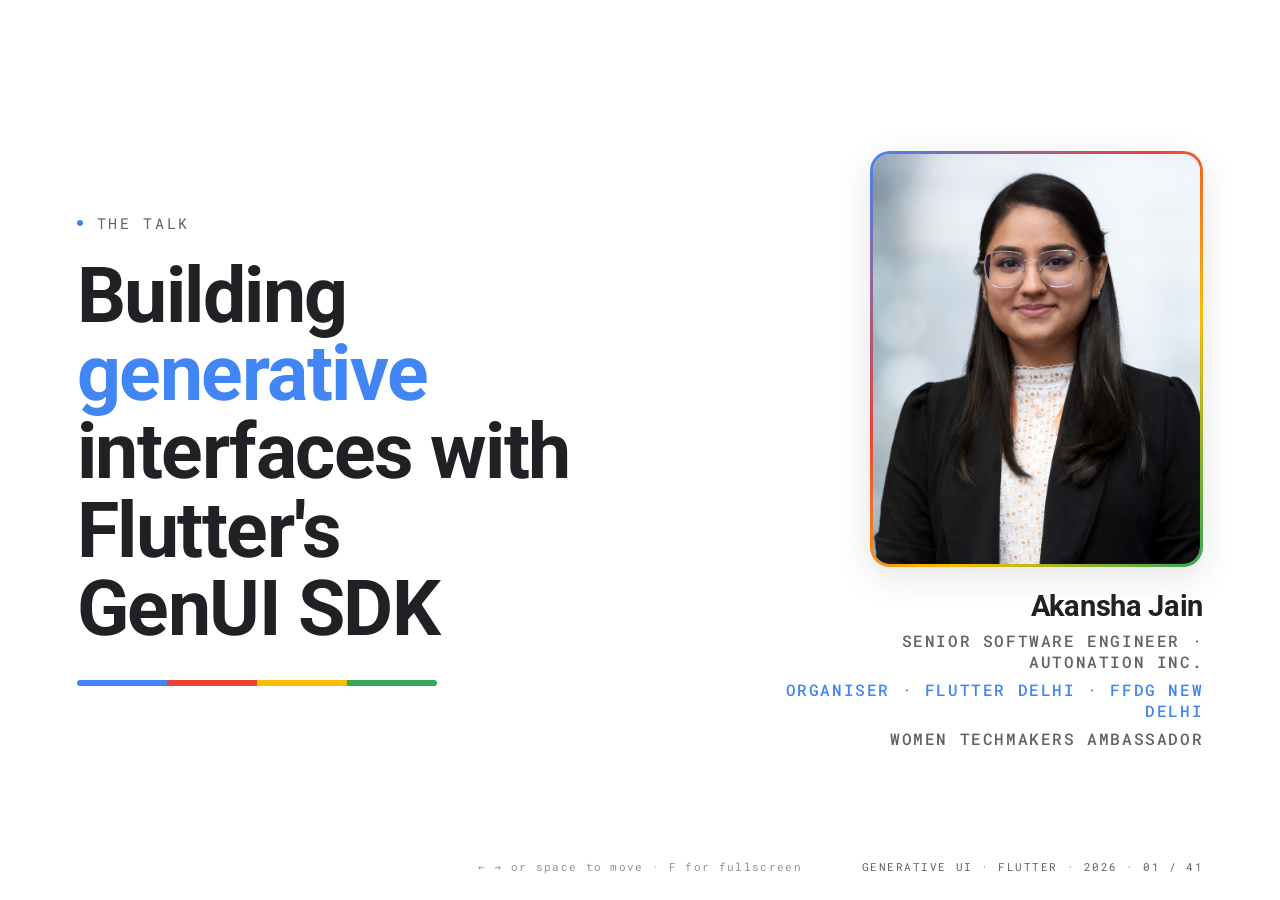
<file: talks/genui/index_main.html>
<!DOCTYPE html>
<html lang="en">
<head>
<meta charset="UTF-8" />
<meta name="viewport" content="width=device-width, initial-scale=1.0" />
<title>Building Generative Interfaces with Flutter's GenUI SDK — Akansha Jain</title>
<link rel="preconnect" href="https://fonts.googleapis.com">
<link rel="preconnect" href="https://fonts.gstatic.com" crossorigin>
<link href="https://fonts.googleapis.com/css2?family=Roboto:wght@300;400;500;700;900&family=Roboto+Mono:wght@400;500&display=swap" rel="stylesheet">
<style>
  :root{
    --blue:#4285F4; --red:#EA4335; --yellow:#FBBC04; --green:#34A853;
    --ink:#202124;            /* google grey 900 */
    --muted:#5F6368;          /* google grey 600 */
    --line:#DADCE0;           /* google grey 300 */
    --paper:#F8F9FA;          /* google grey 50  */
    --bg:#FFFFFF;
    --display:'Google Sans','Product Sans','Roboto',sans-serif;
    --body:'Roboto',sans-serif;
    --mono:'Roboto Mono',monospace;
    /* every size below is in these units, not raw vw/vh. On desktop the
       script points them at a fixed design canvas; on phones they stay 1vw/1vh. */
    --vw:1vw; --vh:1vh;
  }
  *{box-sizing:border-box;margin:0;padding:0}
  html,body{height:100%}
  body{
    background:var(--bg); color:var(--ink); font-family:var(--body);
    overflow:hidden; -webkit-font-smoothing:antialiased;
  }

  /* ---------- spectrum bar (signature motif) ---------- */
  .spectrum{height:6px;width:100%;border-radius:99px;
    background:linear-gradient(90deg,var(--blue) 0 25%,var(--red) 25% 50%,var(--yellow) 50% 75%,var(--green) 75% 100%);}
  .spectrum.sm{height:4px}

  /* ---------- top progress ---------- */
  #progress{position:fixed;top:0;left:0;height:4px;width:0;z-index:50;
    background:linear-gradient(90deg,var(--blue),var(--red),var(--yellow),var(--green));
    transition:width .35s cubic-bezier(.4,0,.2,1)}

  /* ---------- deck / slides ---------- */
  .deck{height:calc(100*var(--vh));width:calc(100*var(--vw));position:relative}
  .deck.fit{position:absolute;transform-origin:0 0}
  .slide{
    position:absolute;inset:0;opacity:0;visibility:hidden;
    display:flex;flex-direction:column;justify-content:center;
    /* vertical padding follows the height, so wide screens don't lose rows to margins */
    padding:clamp(24px,calc(7*var(--vh)),80px) clamp(28px,calc(6*var(--vw)),110px);
    transition:opacity .4s ease;
    overflow:hidden;
  }
  .slide.active{opacity:1;visibility:visible}
  .slide.dark{background:var(--ink);color:#fff}
  .slide.paper{background:var(--paper)}
  /* center alignment used as punctuation on the big pull-quote beats */
  .slide.centered{align-items:center;text-align:center}
  .slide.centered .pull{max-width:24ch}
  .slide.centered .dmline{justify-content:center}

  /* ---------- shared editorial bits ---------- */
  .eyebrow{font-family:var(--mono);font-size:clamp(12px,calc(1.15*var(--vw)),15px);
    letter-spacing:.18em;text-transform:uppercase;color:var(--muted);
    display:flex;gap:14px;align-items:center;flex-wrap:wrap}
  .eyebrow .dot{width:6px;height:6px;border-radius:99px;background:var(--blue)}
  .slide.dark .eyebrow{color:#9aa0a6}
  .kicker{font-family:var(--mono);font-size:clamp(12px,calc(1.05*var(--vw)),14px);letter-spacing:.16em;
    text-transform:uppercase;color:var(--muted)}
  .fullform{font-family:var(--mono);font-weight:400;font-size:.42em;letter-spacing:.02em;
    color:var(--muted);white-space:nowrap}
  .fullform.below{display:block;font-size:clamp(13px,calc(1.4*var(--vw)),18px);letter-spacing:.08em;margin-top:8px;margin-bottom:clamp(16px,calc(3*var(--vh)),32px);white-space:normal}
  .slide.dark .fullform{color:#9aa0a6}
  h1{font-family:var(--display);font-weight:700;line-height:1.02;letter-spacing:-.02em;
    font-size:clamp(36px,calc(6*var(--vw)),84px)}
  h2{font-family:var(--display);font-weight:700;line-height:1.05;letter-spacing:-.02em;
    font-size:clamp(32px,calc(5*var(--vw)),70px)}
  h3{font-family:var(--display);font-weight:500;font-size:clamp(21px,calc(2.5*var(--vw)),33px);letter-spacing:-.01em}
  p.lead{font-size:clamp(18px,calc(2*var(--vw)),29px);line-height:1.5;color:#3c4043;max-width:60ch}
  .slide.dark p.lead{color:#e8eaed}
  .max{max-width:62ch}
  .mt8{margin-top:8px}.mt16{margin-top:16px}.mt24{margin-top:24px}.mt32{margin-top:32px}
  .mt48{margin-top:clamp(24px,calc(4*var(--vh)),48px)}
  .accent-blue{color:var(--blue)}.accent-red{color:var(--red)}
  .accent-yellow{color:#F09B00}.accent-green{color:var(--green)}

  /* ---------- speaker cue ---------- */
  .cue{position:absolute;left:clamp(28px,calc(6*var(--vw)),110px);bottom:26px;
    font-family:var(--mono);font-size:11px;letter-spacing:.14em;text-transform:uppercase;
    color:var(--muted);display:flex;gap:10px;align-items:center}
  .cue .pill{border:1px solid var(--line);border-radius:99px;padding:3px 9px}
  .pageno{position:absolute;right:clamp(28px,calc(6*var(--vw)),110px);bottom:26px;
    font-family:var(--mono);font-size:11px;letter-spacing:.14em;color:var(--muted)}
  .slide.dark .pageno,.slide.dark .cue{color:#9aa0a6}
  .slide.dark .cue .pill{border-color:#3c4043}

  /* ---------- title slide ---------- */
  .title-wrap{max-width:18ch}
  .who{margin-top:clamp(28px,calc(5*var(--vh)),56px);display:flex;gap:18px;align-items:center}
  .who .ava{width:60px;height:60px;border-radius:99px;object-fit:cover;border:2px solid var(--line)}
  .who .meta{font-size:14px;line-height:1.5}
  .who .meta b{font-family:var(--display);font-weight:700;font-size:17px}
  .who .meta span{color:var(--muted);display:block;font-family:var(--mono);font-size:11px;letter-spacing:.12em;text-transform:uppercase}

  /* ---------- bullet lists ---------- */
  ul.ticks{list-style:none;margin-top:clamp(20px,calc(3*var(--vh)),34px);display:grid;gap:16px;max-width:70ch}
  ul.ticks li{display:flex;gap:16px;align-items:flex-start;font-size:clamp(17px,calc(1.85*var(--vw)),25px);line-height:1.4}
  ul.ticks li .n{font-family:var(--mono);font-size:14px;color:var(--muted);min-width:26px;padding-top:4px}
  ul.ticks li b{font-family:var(--display);font-weight:500}

  /* ---------- three-up / cards ---------- */
  .grid3{display:grid;grid-template-columns:repeat(3,1fr);gap:clamp(14px,calc(2*var(--vw)),26px);margin-top:clamp(22px,calc(3.5*var(--vh)),40px)}
  .grid2{display:grid;grid-template-columns:repeat(2,1fr);gap:clamp(16px,calc(2.4*var(--vw)),32px);margin-top:clamp(22px,calc(3.5*var(--vh)),40px)}
  .card{background:var(--bg);border:1px solid var(--line);border-radius:18px;padding:clamp(18px,calc(2*var(--vw)),26px);
    display:flex;flex-direction:column;gap:10px}
  .slide.paper .card{background:#fff}
  .card .idx{font-family:var(--mono);font-size:clamp(12px,calc(1.1*var(--vw)),14px);letter-spacing:.14em;color:var(--muted)}
  .card h3{font-size:clamp(19px,calc(2.1*var(--vw)),26px)}
  .card p{font-size:clamp(15px,calc(1.5*var(--vw)),19px);line-height:1.5;color:#3c4043}
  .card .bar{height:4px;width:46px;border-radius:99px;margin-bottom:2px}
  .b-blue{background:var(--blue)}.b-red{background:var(--red)}.b-yellow{background:var(--yellow)}.b-green{background:var(--green)}

  /* ---------- big pull quote ---------- */
  .pull{font-family:var(--display);font-weight:700;letter-spacing:-.02em;line-height:1.08;
    font-size:clamp(34px,calc(5.6*var(--vw)),74px);max-width:20ch}
  .pull .mark{color:var(--blue)}

  /* ---------- code ---------- */
  .codewrap{margin-top:clamp(18px,calc(3*var(--vh)),30px);background:#1f2023;border-radius:16px;
    border:1px solid #303134;overflow:hidden;max-width:92ch}
  .codewrap .bar{display:flex;gap:7px;padding:13px 16px;border-bottom:1px solid #303134;align-items:center}
  .codewrap .bar i{width:11px;height:11px;border-radius:99px;display:inline-block}
  .codewrap .bar .fname{margin-left:10px;font-family:var(--mono);font-size:clamp(12px,calc(1.1*var(--vw)),14px);color:#9aa0a6}
  pre{margin:0;padding:clamp(16px,calc(2*var(--vw)),24px);overflow:auto}
  code{font-family:var(--mono);font-size:clamp(13px,calc(1.3*var(--vw)),16px);line-height:1.65;color:#e8eaed;white-space:pre}
  code .c{color:#80868b}            /* comment */
  code .k{color:#8ab4f8}            /* keyword/type — google blue-ish */
  code .s{color:#81c995}            /* string — green */
  code .f{color:#fdd663}            /* field/name — yellow */
  code .r{color:#f28b82}            /* highlight/red */
  .codenote{margin-top:14px;font-size:clamp(15px,calc(1.5*var(--vw)),19px);color:var(--muted);max-width:60ch}

  /* ---------- demo (two-column: copy left, phone right) ---------- */
  .demogrid{display:grid;grid-template-columns:minmax(0,52ch) auto;justify-content:center;gap:clamp(36px,calc(7*var(--vw)),128px);align-items:center;width:100%;margin-top:clamp(14px,calc(2*var(--vh)),26px)}
  .demo-copy{max-width:48ch}
  ul.ticks.demo-ticks{margin-top:clamp(14px,calc(2*var(--vh)),22px);gap:12px}
  ul.ticks.demo-ticks li{font-size:clamp(15px,calc(1.6*var(--vw)),21px)}
  ul.ticks.demo-ticks li .n{color:var(--blue)}
  /* the recordings are bare simulator screens (1178×2556): size the phone by
     height so the app's text is as big as the slide allows, and draw the bezel
     as a shadow ring so it doesn't eat into the screen. */
  .device{height:min(calc(84*var(--vh)),1000px);aspect-ratio:1178/2556;border-radius:clamp(28px,calc(4.4*var(--vh)),46px);overflow:hidden;
    background:#000;box-shadow:0 0 0 clamp(6px,calc(.9*var(--vh)),10px) #1d1d1f,0 26px 60px rgba(32,33,36,.32);justify-self:center}
  .device video,.device img{width:100%;height:100%;object-fit:cover;display:block}
  .rec{display:inline-flex;gap:8px;align-items:center;font-family:var(--mono);font-size:12px;letter-spacing:.14em;color:var(--red)}
  .rec .blink{width:9px;height:9px;border-radius:99px;background:var(--red);animation:blink 1.3s infinite}
  @keyframes blink{50%{opacity:.25}}

  /* ---------- demo stills (fallback grid) ---------- */
  .shotrow{display:grid;grid-template-columns:repeat(4,1fr);gap:clamp(14px,calc(2.2*var(--vw)),32px);
    margin-top:clamp(18px,calc(3*var(--vh)),34px);justify-items:center}
  .shot{display:flex;flex-direction:column;align-items:center;gap:14px;margin:0}
  .shotph{height:clamp(280px,calc(55*var(--vh)),600px);aspect-ratio:1178/2556;border-radius:clamp(18px,calc(2.8*var(--vh)),28px);overflow:hidden;
    background:#000;box-shadow:0 0 0 5px #1d1d1f,0 16px 40px rgba(32,33,36,.2)}
  .shotph img{width:100%;height:100%;object-fit:cover;display:block}
  .shot figcaption{text-align:center;font-size:clamp(13px,calc(1.4*var(--vw)),17px);color:#3c4043;line-height:1.4;max-width:26ch}
  .shot figcaption b{display:block;font-family:var(--display);font-weight:500;color:var(--ink);margin-bottom:3px}

  /* ---------- svg diagrams (loop + trust boundary) ---------- */
  .diagram{width:100%;margin-top:clamp(16px,calc(2.6*var(--vh)),32px)}
  .diagram svg{width:100%;height:auto;display:block;max-height:calc(48*var(--vh))}
  .minidia{width:100%;margin:6px 0 2px}
  .minidia svg{width:100%;height:auto;display:block;max-height:calc(30*var(--vh))}

  /* ---------- "in the wild" — one app per slide ---------- */
  .wildslide{display:grid;grid-template-columns:minmax(0,.9fr) minmax(0,1.25fr);
    gap:clamp(28px,calc(4*var(--vw)),72px);align-items:center;width:100%;margin-top:clamp(10px,calc(1.8*var(--vh)),22px)}
  .wildslide .copy{max-width:46ch}
  .wildslide .hero{display:flex;align-items:center;justify-content:center;min-width:0}
  .wildslide .hero img{max-width:100%;max-height:calc(68*var(--vh));object-fit:contain;border-radius:18px;
    border:1px solid var(--line);background:#fff;box-shadow:0 18px 48px rgba(32,33,36,.20)}
  .wildslide .hero.phone img{max-height:calc(76*var(--vh));border-radius:30px}
  .wildslide .hero .yt{width:100%;aspect-ratio:16/9;max-height:calc(68*var(--vh));border:0;border-radius:18px;
    box-shadow:0 18px 48px rgba(32,33,36,.22);background:#000;display:block}
  .wild-tags{display:flex;gap:10px;flex-wrap:wrap;margin-top:clamp(14px,calc(2.4*var(--vh)),24px)}
  .wild-tag{font-family:var(--mono);font-size:clamp(11px,calc(1.1*var(--vw)),14px);letter-spacing:.12em;text-transform:uppercase;
    border:1px solid var(--line);border-radius:99px;padding:6px 13px;color:var(--muted)}
  .slide.dark .wild-tag{border-color:#3c4043;color:#9aa0a6}

  /* ---------- architecture / concept map ---------- */
  .arch{position:relative;margin-top:clamp(12px,calc(2*var(--vh)),24px);max-width:110ch}
  .arch::before{content:'';position:absolute;left:18px;top:16px;bottom:30px;width:2px;background:var(--line)}
  .arow{display:grid;grid-template-columns:38px 1fr;gap:clamp(14px,calc(1.6*var(--vw)),24px);align-items:start;
    padding-bottom:clamp(10px,calc(1.6*var(--vh)),20px)}
  .arow:last-child{padding-bottom:0}
  .abadge{width:36px;height:36px;border-radius:10px;display:flex;align-items:center;justify-content:center;
    font-family:var(--mono);font-weight:500;font-size:15px;color:#fff;z-index:1}
  .aname{font-family:var(--display);font-weight:500;font-size:clamp(18px,calc(2*var(--vw)),25px);letter-spacing:-.01em;line-height:1.1}
  .aname small{font-family:var(--mono);font-weight:400;color:var(--muted);font-size:.58em;letter-spacing:.06em;margin-left:9px}
  .arole{font-size:clamp(14px,calc(1.45*var(--vw)),18px);color:#3c4043;line-height:1.45;margin-top:3px;max-width:78ch}
  .acatitem{margin-top:11px;display:inline-flex;flex-wrap:wrap;gap:7px 11px;align-items:center;
    border:1px dashed var(--line);border-radius:12px;padding:9px 14px;background:#fff}
  .acatitem b{font-family:var(--display);font-weight:500;font-size:clamp(14px,calc(1.4*var(--vw)),17px)}
  .acatitem .tok{font-family:var(--mono);font-size:clamp(11px,calc(1.1*var(--vw)),13px);color:var(--ink);
    background:var(--paper);border:1px solid var(--line);border-radius:6px;padding:2px 8px}
  .acatitem .plus{color:var(--muted);font-family:var(--mono)}
  .aloop{margin-top:11px;display:flex;align-items:center;gap:10px;font-size:clamp(13px,calc(1.35*var(--vw)),17px);color:var(--green)}
  .aloop b{font-size:1.3em;line-height:1}

  /* ---------- loop diagram ---------- */
  .loop{display:grid;grid-template-columns:repeat(3,1fr);gap:14px 18px;margin-top:clamp(22px,calc(3.5*var(--vh)),40px);max-width:100ch}
  .step{border:1px solid var(--line);border-radius:16px;padding:16px 18px;background:#fff;position:relative}
  .step .n{font-family:var(--mono);font-size:12px;color:#fff;background:var(--ink);width:26px;height:26px;
    border-radius:99px;display:flex;align-items:center;justify-content:center;margin-bottom:10px}
  .step.s1 .n{background:var(--blue)}.step.s2 .n{background:var(--red)}.step.s3 .n{background:#F09B00}
  .step.s4 .n{background:var(--green)}.step.s5 .n{background:var(--blue)}.step.s6 .n{background:var(--red)}
  .step b{font-family:var(--display);font-weight:500;font-size:clamp(15px,calc(1.5*var(--vw)),18px)}
  .step p{font-size:13px;color:var(--muted);margin-top:4px;line-height:1.4}

  /* ---------- contrast (text vs ui) ---------- */
  .vs{display:grid;grid-template-columns:1fr auto 1fr;gap:clamp(14px,calc(2*var(--vw)),28px);align-items:stretch;margin-top:clamp(20px,calc(3*var(--vh)),36px)}
  .panel{border:1px solid var(--line);border-radius:18px;padding:20px;background:#fff;display:flex;flex-direction:column;gap:10px}
  .panel .tag{font-family:var(--mono);font-size:clamp(11px,calc(1.1*var(--vw)),14px);letter-spacing:.12em;text-transform:uppercase;color:var(--muted)}
  .panel .txt span{display:block;height:9px;border-radius:99px;background:#e8eaed;margin-bottom:8px}
  .panel .chips{display:flex;gap:8px;flex-wrap:wrap}
  .panel .chip{font-size:clamp(12px,calc(1.15*var(--vw)),14px);border:1px solid var(--line);border-radius:99px;padding:6px 12px;background:var(--paper)}
  .panel .chip.on{background:#e7f0ff;border-color:var(--blue);color:var(--blue)}
  .panel .uicard{border:1px solid var(--line);border-radius:12px;overflow:hidden}
  .panel .uicard .img{height:54px;background:linear-gradient(135deg,#e7f0ff,#e6f4ea)}
  .panel .uicard .meta{padding:8px 10px;font-size:12px}
  .panel .btn{margin-top:auto;background:var(--green);color:#fff;border-radius:8px;text-align:center;
    padding:8px;font-size:12px;font-family:var(--display);font-weight:500}
  .vsmid{display:flex;align-items:center;justify-content:center;font-family:var(--display);font-weight:700;color:var(--muted);font-size:20px}

  /* ---------- resources ---------- */
  .res{display:grid;grid-template-columns:repeat(3,1fr);gap:clamp(14px,calc(1.8*var(--vw)),22px);margin-top:clamp(16px,calc(2.5*var(--vh)),30px)}
  .res a{display:flex;flex-direction:column;align-items:center;text-align:center;text-decoration:none;color:inherit;
    border:1px solid var(--line);border-radius:16px;padding:clamp(14px,calc(1.6*var(--vw)),22px);transition:border-color .2s,transform .2s}
  .res a:hover{border-color:var(--blue);transform:translateY(-2px)}
  .res .qr{width:clamp(140px,calc(20*var(--vh)),224px);height:clamp(140px,calc(20*var(--vh)),224px);background:#fff;border:1px solid var(--line);
    border-radius:12px;padding:8px;display:flex;align-items:center;justify-content:center;margin-bottom:14px}
  .res .qr img{width:100%;height:100%;object-fit:contain;image-rendering:pixelated}
  .res .rk{font-family:var(--mono);font-size:clamp(11px,calc(1.1*var(--vw)),13px);letter-spacing:.12em;text-transform:uppercase;color:var(--muted)}
  .res h3{font-size:clamp(17px,calc(1.8*var(--vw)),22px);margin-top:4px}
  .res .url{font-family:var(--mono);font-size:clamp(12px,calc(1.2*var(--vw)),14px);color:var(--blue);margin-top:6px;word-break:break-all}

  /* ---------- title hero (two-column) ---------- */
  .titlegrid{display:grid;grid-template-columns:1.5fr 1fr;gap:clamp(28px,calc(5*var(--vw)),72px);align-items:center;width:100%}
  .titlecol{display:flex;flex-direction:column;justify-content:center}
  .herocol{display:flex;flex-direction:column;align-items:flex-end;gap:clamp(14px,calc(2.4*var(--vh)),26px)}
  .hero-photo{width:clamp(230px,calc(26*var(--vw)),360px);aspect-ratio:4/5;border-radius:20px;overflow:hidden;
    border:3px solid transparent;
    background:linear-gradient(var(--bg),var(--bg)) padding-box,
      linear-gradient(135deg,var(--blue),var(--red) 38%,var(--yellow) 66%,var(--green)) border-box;
    box-shadow:0 10px 34px rgba(32,33,36,.12)}
  .hero-photo img{width:100%;height:100%;object-fit:cover;object-position:center top;display:block}
  .hero-meta{text-align:right}
  .hero-meta b{font-family:var(--display);font-weight:700;font-size:clamp(22px,calc(2.3*var(--vw)),32px);display:block;letter-spacing:-.01em}
  .hero-meta span{display:block;color:var(--muted);font-family:var(--mono);font-weight:500;
    font-size:clamp(12px,calc(1.3*var(--vw)),16px);letter-spacing:.1em;text-transform:uppercase;margin-top:7px}
  .hero-meta span.accent{color:var(--blue)}

  /* ---------- thank-you ---------- */
  .tygrid{display:grid;grid-template-columns:.82fr 1fr;gap:clamp(28px,calc(5*var(--vw)),80px);align-items:center;width:100%}
  .ty-photo{width:100%;max-width:clamp(280px,calc(30*var(--vw)),420px);aspect-ratio:4/5;border-radius:20px;overflow:hidden;
    border:3px solid transparent;
    background:linear-gradient(var(--bg),var(--bg)) padding-box,
      linear-gradient(135deg,var(--blue),var(--red) 38%,var(--yellow) 66%,var(--green)) border-box;
    box-shadow:0 10px 34px rgba(32,33,36,.12);justify-self:center}
  .ty-photo img{width:100%;height:100%;object-fit:cover;object-position:center top;display:block}
  .tytitle{font-family:var(--display);font-weight:700;font-size:clamp(54px,calc(9*var(--vw)),118px);line-height:1;letter-spacing:-.02em}
  .tyrule{width:80px;height:4px;border-radius:99px;background:var(--blue);margin:clamp(14px,calc(2.4*var(--vh)),26px) 0}
  .ty-meta b{font-family:var(--display);font-weight:700;font-size:clamp(22px,calc(2.4*var(--vw)),34px);display:block;letter-spacing:-.01em}
  .ty-meta span{display:block;color:var(--muted);font-size:clamp(15px,calc(1.6*var(--vw)),20px);margin-top:8px}
  .ty-meta span.tag{color:var(--blue);font-family:var(--display);font-weight:500}
  .tyconnect{display:flex;gap:clamp(14px,calc(2*var(--vw)),32px);margin-top:clamp(18px,calc(3.2*var(--vh)),38px);flex-wrap:wrap}
  .tyqr{display:flex;flex-direction:column;align-items:center;gap:10px}
  .tyqr img{width:clamp(112px,calc(10.5*var(--vw)),176px);height:clamp(112px,calc(10.5*var(--vw)),176px);border:1px solid var(--line);
    border-radius:12px;background:#fff;padding:8px;image-rendering:pixelated}
  .tyqr span{font-family:var(--mono);font-size:clamp(11px,calc(1.1*var(--vw)),13px);letter-spacing:.14em;text-transform:uppercase;color:var(--muted)}

  /* ---------- community ---------- */
  .commrow{display:flex;gap:clamp(28px,calc(5*var(--vw)),80px);margin-top:clamp(22px,calc(3.5*var(--vh)),46px);flex-wrap:wrap;align-items:flex-start}
  .commcard{display:flex;flex-direction:column;align-items:center;text-align:center;gap:12px;text-decoration:none;color:inherit;
    transition:transform .2s}
  .commcard:hover{transform:translateY(-3px)}
  .commcard img{width:clamp(168px,calc(19*var(--vw)),220px);height:clamp(168px,calc(19*var(--vw)),220px);border:1px solid var(--line);
    border-radius:14px;background:#fff;padding:10px;image-rendering:pixelated}
  .commcard b{font-family:var(--display);font-weight:500;font-size:clamp(17px,calc(1.9*var(--vw)),22px)}
  .commcard span{font-family:var(--mono);font-size:clamp(11px,calc(1.1*var(--vw)),13px);letter-spacing:.14em;text-transform:uppercase;color:var(--muted)}

  /* ---------- big questions ---------- */
  .qbig{font-family:var(--display);font-weight:700;font-size:clamp(72px,calc(17*var(--vw)),260px);line-height:.9;max-width:none}
  .dmline{display:flex;align-items:center;gap:clamp(14px,calc(1.6*var(--vw)),20px)}
  .dmline .rule{width:clamp(48px,calc(5*var(--vw)),72px);height:4px;border-radius:99px;flex-shrink:0;
    background:linear-gradient(90deg,var(--blue) 0 25%,var(--red) 25% 50%,var(--yellow) 50% 75%,var(--green) 75% 100%)}

  /* ---------- nav hint ---------- */
  #hint{position:fixed;bottom:26px;left:50%;transform:translateX(-50%);z-index:40;
    font-family:var(--mono);font-size:11px;letter-spacing:.12em;color:var(--muted);opacity:.0;transition:opacity .3s;pointer-events:none}
  body.show-hint #hint{opacity:.7}

  @media (max-width:760px){
    /* use the dynamic viewport height so the mobile URL bar can't crop slides */
    .deck{height:100dvh}
    /* tall slides scroll instead of clipping content off the top & bottom */
    .slide{
      justify-content:flex-start;
      overflow-y:auto;overflow-x:hidden;-webkit-overflow-scrolling:touch;
      padding:clamp(24px,calc(7*var(--vw)),46px) clamp(20px,calc(6*var(--vw)),40px) 60px;
    }
    .slide.centered{justify-content:center}        /* short punctuation beats stay centered */
    .pageno{position:fixed}                         /* pin out of the scrolling content */
    .grid3,.res,.loop,.shotrow{grid-template-columns:1fr 1fr}
    .grid2,.vs,.titlegrid,.tygrid,.demogrid,.wildslide{grid-template-columns:1fr}
    .herocol{align-items:flex-start}
    .hero-meta{text-align:left}
    .vsmid{display:none}
    .cue{display:none}
    .qbig{font-size:clamp(56px,calc(16*var(--vw)),120px)}         /* keep oversized type on-screen */
  }
  @media (max-width:520px){
    /* on phones, stack the remaining multi-column grids so cells stay legible */
    .grid3,.res,.loop,.shotrow{grid-template-columns:1fr}
    .qbig{font-size:clamp(44px,calc(13*var(--vw)),66px)}
    .tytitle{font-size:clamp(46px,calc(14*var(--vw)),76px)}
  }
  @media (prefers-reduced-motion:reduce){
    *{transition:none!important;animation:none!important}
  }

  /* feedback QR on the questions slide */
  .qafeedback{display:flex;align-items:center;gap:16px;margin-top:clamp(20px,calc(3.6*var(--vh)),40px);text-decoration:none;color:#e8eaed}
  .qafeedback img{width:clamp(96px,calc(13*var(--vh)),128px);height:auto;border-radius:10px;background:#fff;padding:6px;image-rendering:pixelated}
  .qafeedback span{font-family:var(--mono);font-size:clamp(11px,calc(1.1*var(--vw)),14px);letter-spacing:.12em;text-transform:uppercase;color:#9aa0a6;max-width:22ch;text-align:left;line-height:1.6}

  /* the ▶▶ badge in a clip means that stretch is sped up */
  .ffnote{font-family:var(--mono);font-size:12px;letter-spacing:.08em;color:var(--muted);margin-top:clamp(14px,calc(2.4*var(--vh)),24px)}
  .ffnote b{display:inline-block;background:#2c211a;color:#fff;border-radius:99px;padding:1px 9px;margin-right:6px;letter-spacing:0}

  /* ---------- two code panels side by side ---------- */
  .code2{display:grid;grid-template-columns:minmax(0,1fr) minmax(0,1fr);gap:clamp(14px,calc(1.8*var(--vw)),24px)}
  .code2 .codewrap{max-width:none}
  .codewrap.dense{flex-shrink:0}
  .codewrap.dense code{line-height:1.5;font-size:clamp(12px,calc(1.1*var(--vw)),15px)}
  .codewrap.dense pre{padding:clamp(12px,calc(1.6*var(--vw)),20px) clamp(16px,calc(2*var(--vw)),24px)}

  /* ---------- the four A2UI messages ---------- */
  .msgs{display:grid;grid-template-columns:repeat(4,1fr);gap:clamp(10px,calc(1.4*var(--vw)),18px);margin-top:clamp(18px,calc(3*var(--vh)),30px)}
  .msg{border:1px solid var(--line);border-radius:14px;padding:14px 16px;background:#fff}
  .msg code{color:var(--blue);font-size:clamp(12px,calc(1.15*var(--vw)),15px);white-space:normal}
  .msg p{font-size:clamp(14px,calc(1.4*var(--vw)),18px);color:#3c4043;margin-top:6px;line-height:1.4}

  /* ---------- what's next comparison ---------- */
  table.cmp{width:100%;border-collapse:collapse;margin-top:clamp(16px,calc(2.6*var(--vh)),28px);font-size:clamp(14px,calc(1.45*var(--vw)),19px)}
  table.cmp th{font-family:var(--display);font-weight:500;text-align:left;padding:10px 14px;border-bottom:2px solid var(--ink)}
  table.cmp td{padding:10px 14px;border-bottom:1px solid var(--line);vertical-align:top;line-height:1.4;color:#3c4043}
  table.cmp td:first-child{font-family:var(--mono);font-size:.82em;letter-spacing:.06em;text-transform:uppercase;color:var(--muted);white-space:nowrap}
  table.cmp code{white-space:normal;color:var(--ink);font-size:.92em}

  @media (max-width:760px){
    .code2,.msgs{grid-template-columns:1fr}
    .device{height:auto;width:min(calc(78*var(--vw)),360px)}
    .shotph{height:auto;width:min(calc(70*var(--vw)),300px)}
  }
</style>
</head>
<body>
<div id="progress"></div>
<div class="deck" id="deck">

  <!-- ============ ACT I — THE PROBLEM ============ -->

  <!-- TITLE -->
  <section class="slide" data-act="GENERATIVE UI · FLUTTER · 2026">
    <div class="titlegrid">
      <div class="titlecol">
        <div class="eyebrow"><span class="dot"></span> THE TALK</div>
        <h1 class="mt24">Building <span class="accent-blue">generative</span> interfaces with Flutter's GenUI&nbsp;SDK</h1>
        <div class="spectrum mt32" style="max-width:360px"></div>
      </div>
      <div class="herocol">
        <div class="hero-photo"><img src="assets/headshot.png" alt="Akansha Jain" /></div>
        <div class="hero-meta">
          <b>Akansha Jain</b>
          <span>Senior Software Engineer · AutoNation Inc.</span>
          <span class="accent">Organiser · Flutter Delhi · FFDG New Delhi</span>
          <span>Women Techmakers Ambassador</span>
        </div>
      </div>
    </div>
  </section>

  <!-- AUDIENCE -->
  <section class="slide paper" data-act="ACT I · THE PROBLEM">
    <div class="eyebrow"><span class="dot"></span> WHO THIS IS FOR</div>
    <h2 class="mt16">This one's for you if…</h2>
    <ul class="ticks">
      <li><span class="n">01</span><div>You build Flutter apps, and you've added an <b>AI feature</b> or two.</div></li>
      <li><span class="n">02</span><div>That feature is a chat box that answers with a <b>wall of text</b>.</div></li>
      <li><span class="n">03</span><div>You'd like the model to help people <b>do things</b> in your app, not just talk about them.</div></li>
      <li><span class="n">04</span><div>You've never touched GenUI. That's fine, we start from zero.</div></li>
    </ul>
  </section>

  <!-- THE PROBLEM -->
  <section class="slide" data-act="ACT I · THE PROBLEM">
    <div class="eyebrow"><span class="dot" style="background:var(--red)"></span> FIG. 01 — AI IN OUR APPS TODAY</div>
    <h2 class="mt16">We added a chatbot.<br>And called it <span class="accent-red">AI</span>.</h2>
    <div class="vs">
      <div class="panel">
        <div class="tag">What we ship</div>
        <div class="txt" style="margin-top:6px">
          <span style="width:92%"></span><span style="width:98%"></span><span style="width:88%"></span>
          <span style="width:95%"></span><span style="width:70%"></span><span style="width:84%"></span>
        </div>
        <div class="tag" style="color:var(--red)">a paragraph to read</div>
      </div>
      <div class="vsmid">vs</div>
      <div class="panel">
        <div class="tag">What people wanted</div>
        <div class="chips" style="margin-top:6px"><span class="chip on">✓ Paneer</span><span class="chip">Onion</span><span class="chip on">✓ 15 min</span></div>
        <div class="uicard"><div class="img"></div><div class="meta"><b>Paneer Bhurji</b><br>15 min · easy</div></div>
        <div class="btn">View recipe</div>
      </div>
    </div>
    <p class="lead mt16">You ask a question and get a paragraph back. Then you still have to read it, decide, and go find the right screen yourself.</p>
  </section>

  <!-- PIVOT -->
  <section class="slide dark centered" data-act="ACT I · THE PROBLEM">
    <div class="eyebrow"><span class="dot"></span> THE TURN</div>
    <div class="pull mt24">What if the model could <span class="mark">hand you the screen</span> instead of describing it?</div>
    <div class="spectrum sm mt32" style="max-width:240px"></div>
  </section>

  <!-- ============ ACT II — THE IDEA ============ -->

  <!-- THE SHIFT -->
  <section class="slide paper" data-act="ACT II · THE IDEA">
    <div class="eyebrow"><span class="dot"></span> THE SHIFT</div>
    <h2 class="mt16">From screens <span class="accent-red">you planned</span> to screens <span class="accent-blue">it builds</span>.</h2>
    <div class="grid2">
      <div class="card">
        <div class="bar b-red"></div>
        <div class="idx">BEFORE</div>
        <h3>You designed every screen</h3>
        <div class="minidia">
          <svg viewBox="0 0 460 190" role="img" aria-label="Old way: every screen designed and wired by hand">
            <defs><marker id="arro" viewBox="0 0 10 10" refX="7.5" refY="5" markerWidth="6" markerHeight="6" orient="auto"><path d="M0,0 L10,5 L0,10 z" fill="#5F6368"/></marker></defs>
            <text x="230" y="13" text-anchor="middle" font-family="'Roboto Mono',monospace" font-size="11" letter-spacing="1.5" fill="#9aa0a6">EVERY SCREEN, BY HAND</text>
            <rect x="18" y="30" width="84" height="130" rx="11" fill="#F8F9FA" stroke="#DADCE0"/>
            <rect x="30" y="44" width="60" height="9" rx="4" fill="#C8CDD2"/><rect x="30" y="64" width="60" height="7" rx="3" fill="#E2E5E9"/><rect x="30" y="78" width="44" height="7" rx="3" fill="#E2E5E9"/><rect x="30" y="128" width="60" height="16" rx="6" fill="#DADCE0"/>
            <rect x="188" y="30" width="84" height="130" rx="11" fill="#F8F9FA" stroke="#DADCE0"/>
            <rect x="200" y="44" width="60" height="9" rx="4" fill="#C8CDD2"/><rect x="200" y="64" width="60" height="7" rx="3" fill="#E2E5E9"/><rect x="200" y="78" width="44" height="7" rx="3" fill="#E2E5E9"/><rect x="200" y="128" width="60" height="16" rx="6" fill="#DADCE0"/>
            <rect x="358" y="30" width="84" height="130" rx="11" fill="#F8F9FA" stroke="#DADCE0"/>
            <rect x="370" y="44" width="60" height="9" rx="4" fill="#C8CDD2"/><rect x="370" y="64" width="60" height="7" rx="3" fill="#E2E5E9"/><rect x="370" y="78" width="44" height="7" rx="3" fill="#E2E5E9"/><rect x="370" y="128" width="60" height="16" rx="6" fill="#DADCE0"/>
            <line x1="102" y1="95" x2="188" y2="95" stroke="#5F6368" stroke-width="2" marker-end="url(#arro)"/>
            <line x1="272" y1="95" x2="358" y2="95" stroke="#5F6368" stroke-width="2" marker-end="url(#arro)"/>
          </svg>
        </div>
        <p>You draw every screen and connect them by hand. People can only go where you planned for them to go.</p>
      </div>
      <div class="card">
        <div class="bar b-blue"></div>
        <div class="idx">WITH GENUI</div>
        <h3>The model puts them together</h3>
        <div class="minidia">
          <svg viewBox="0 0 460 190" role="img" aria-label="With GenUI: register widgets, the model assembles the screen at runtime">
            <defs><marker id="arrn" viewBox="0 0 10 10" refX="7.5" refY="5" markerWidth="6" markerHeight="6" orient="auto"><path d="M0,0 L10,5 L0,10 z" fill="#5F6368"/></marker></defs>
            <text x="51" y="13" text-anchor="middle" font-family="'Roboto Mono',monospace" font-size="10" letter-spacing="1" fill="#9aa0a6">YOUR WIDGETS</text>
            <text x="392" y="13" text-anchor="middle" font-family="'Roboto Mono',monospace" font-size="10" letter-spacing="1" fill="#9aa0a6">A BUILT SCREEN</text>
            <rect x="14" y="26" width="74" height="22" rx="7" fill="#4285F4"/><rect x="14" y="56" width="74" height="22" rx="7" fill="#EA4335"/><rect x="14" y="86" width="74" height="22" rx="7" fill="#F09B00"/><rect x="14" y="116" width="74" height="22" rx="7" fill="#34A853"/>
            <line x1="92" y1="37" x2="150" y2="84" stroke="#5F6368" stroke-width="1.4" marker-end="url(#arrn)"/>
            <line x1="92" y1="67" x2="150" y2="86" stroke="#5F6368" stroke-width="1.4" marker-end="url(#arrn)"/>
            <line x1="92" y1="97" x2="150" y2="88" stroke="#5F6368" stroke-width="1.4" marker-end="url(#arrn)"/>
            <line x1="92" y1="127" x2="150" y2="90" stroke="#5F6368" stroke-width="1.4" marker-end="url(#arrn)"/>
            <rect x="152" y="60" width="92" height="54" rx="14" fill="#202124"/>
            <text x="198" y="92" text-anchor="middle" font-family="'Google Sans','Roboto',sans-serif" font-weight="500" font-size="16" fill="#fff">model</text>
            <line x1="244" y1="87" x2="316" y2="87" stroke="#5F6368" stroke-width="2" marker-end="url(#arrn)"/>
            <rect x="320" y="24" width="118" height="140" rx="12" fill="#fff" stroke="#DADCE0"/>
            <rect x="332" y="36" width="94" height="16" rx="4" fill="#4285F4"/>
            <rect x="332" y="60" width="94" height="40" rx="6" fill="#F1F3F4"/>
            <rect x="340" y="104" width="30" height="14" rx="7" fill="#E7F0FF"/><rect x="376" y="104" width="30" height="14" rx="7" fill="#E6F4EA"/>
            <rect x="332" y="130" width="94" height="18" rx="6" fill="#34A853"/>
          </svg>
        </div>
        <p>You give it your widgets. It builds the screen this person needs right now, and changes it as the chat goes on.</p>
      </div>
    </div>
  </section>


  <!-- THE SDK -->
  <section class="slide paper" data-act="ACT II · THE IDEA">
    <div class="eyebrow"><span class="dot" style="background:var(--green)"></span> THE TOOL</div>
    <h2 class="mt16">Generative UI, with the <span class="accent-green">GenUI SDK</span></h2>
    <p class="lead mt24">Generative UI means the model answers with a small screen instead of a paragraph: cards, chips, a form. In Flutter you do it with <b>genui</b>, a package from the Flutter team on pub.dev.</p>
    <p class="lead mt16">The widgets are yours, so they look like your app. The model only decides which ones to show.</p>
    <p class="codenote mt24">⚠︎ The package calls itself "highly experimental". This talk uses genui 0.10.4. The API has changed a lot this year, so pin your version.</p>
  </section>

  <!-- ============ ACT III — HOW IT WORKS ============ -->

  <!-- THREE IDEAS -->
  <section class="slide" data-act="ACT III · HOW IT WORKS">
    <div class="eyebrow"><span class="dot"></span> THE WHOLE MODEL</div>
    <h2 class="mt16">Three ideas. That's it.</h2>
    <div class="grid3">
      <div class="card"><div class="bar b-blue"></div><div class="idx">01</div><h3>You choose the widgets</h3><p>The model can only use widgets you register in a <b>catalog</b>. If a widget isn't in it, it can't appear.</p></div>
      <div class="card"><div class="bar b-red"></div><div class="idx">02</div><h3>It sends a description</h3><p>The model describes the screen in JSON. Your app turns that into real Flutter widgets.</p></div>
      <div class="card"><div class="bar b-green"></div><div class="idx">03</div><h3>Taps go back to it</h3><p>When someone taps or picks something, the model hears about it and can answer with the next screen.</p></div>
    </div>
  </section>

  <!-- WHY JSON -->
  <section class="slide paper" data-act="ACT III · HOW IT WORKS">
    <div class="eyebrow"><span class="dot" style="background:var(--yellow)"></span> A FAIR QUESTION</div>
    <h2 class="mt16">Why JSON, and not <span class="accent-yellow">code</span>?</h2>
    <div class="grid3">
      <div class="card"><div class="bar b-blue"></div><h3>Safe</h3><p>Your app never runs code the model wrote. The model can only ask for components you've already approved.</p></div>
      <div class="card"><div class="bar b-red"></div><h3>On brand</h3><p>The JSON maps to <b>your</b> widgets, so the screen uses your fonts, colours and spacing.</p></div>
      <div class="card"><div class="bar b-green"></div><h3>Quick to show</h3><p>It arrives in small pieces, so the app can start drawing before the whole answer is in.</p></div>
    </div>
  </section>

  <!-- NOT FLUTTER-ONLY -->
  <section class="slide" data-act="ACT III · HOW IT WORKS">
    <div class="eyebrow"><span class="dot"></span> NOT A FLUTTER-ONLY IDEA</div>
    <h2 class="mt16">One protocol.<br>Many front ends.</h2>
    <p class="lead mt24">The JSON follows an open format called A2UI. The same messages can be drawn by <b class="accent-blue">Flutter</b>, <b class="accent-red">React</b>, <b class="accent-yellow">Angular</b> or <b class="accent-green">Lit</b>, each with its own widgets. Jetpack Compose has an early version, and SwiftUI is planned.</p>
    <p class="lead mt16">It's open source (Apache-2.0), created by Google with contributions from CopilotKit and the community.</p>
  </section>

  <!-- A2UI -->
  <section class="slide dark" data-act="ACT III · HOW IT WORKS">
    <div class="eyebrow"><span class="dot"></span> THE PROTOCOL UNDERNEATH</div>
    <h2 class="mt16">A2UI: a shared language for UI</h2>
    <div class="fullform below">(Agent-to-User Interface)</div>
    <p class="lead mt16">The model sends a description of the screen. Your app reads it and draws it with its own widgets. The model never gets to run code inside your app.</p>
    <div class="diagram">
      <svg viewBox="0 0 1000 250" role="img" aria-label="A2UI crosses the trust boundary as data, not code">
        <defs>
          <marker id="arrb" viewBox="0 0 10 10" refX="7.5" refY="5" markerWidth="7" markerHeight="7" orient="auto">
            <path d="M0,0 L10,5 L0,10 z" fill="#9aa0a6"/>
          </marker>
        </defs>
        <rect x="40" y="70" width="300" height="120" rx="18" fill="#26282b" stroke="#3c4043"/>
        <text x="190" y="122" text-anchor="middle" font-family="'Google Sans','Roboto',sans-serif" font-weight="500" font-size="25" fill="#e8eaed">The model</text>
        <text x="190" y="152" text-anchor="middle" font-family="Roboto,sans-serif" font-size="15" fill="#9aa0a6">proposes an interface</text>
        <rect x="660" y="70" width="300" height="120" rx="18" fill="#26282b" stroke="#3c4043"/>
        <text x="810" y="122" text-anchor="middle" font-family="'Google Sans','Roboto',sans-serif" font-weight="500" font-size="25" fill="#e8eaed">Your app</text>
        <text x="810" y="152" text-anchor="middle" font-family="Roboto,sans-serif" font-size="15" fill="#9aa0a6">draws it with your widgets</text>
        <line x1="500" y1="22" x2="500" y2="232" stroke="#5F6368" stroke-width="1.5" stroke-dasharray="6 6"/>
        <text x="500" y="16" text-anchor="middle" font-family="'Roboto Mono',monospace" font-size="12" letter-spacing="2" fill="#9aa0a6">ONLY DATA CROSSES HERE</text>
        <line x1="340" y1="130" x2="660" y2="130" stroke="#9aa0a6" stroke-width="2" marker-end="url(#arrb)"/>
        <text x="500" y="112" text-anchor="middle" font-family="'Roboto Mono',monospace" font-size="13" letter-spacing="1" fill="#8ab4f8">A2UI · JSON messages</text>
        <text x="500" y="160" text-anchor="middle" font-family="Roboto,sans-serif" font-size="13" fill="#9aa0a6">a description, no code</text>
      </svg>
    </div>
  </section>

  <!-- FOUR MESSAGES -->
  <section class="slide paper" data-act="ACT III · HOW IT WORKS">
    <div class="eyebrow"><span class="dot" style="background:var(--blue)"></span> WHAT'S ACTUALLY IN THE JSON</div>
    <h2 class="mt16">The model can send four kinds of message.</h2>
    <div class="msgs">
      <div class="msg"><code>createSurface</code><p>Start a new screen.</p></div>
      <div class="msg"><code>updateComponents</code><p>Add or change the widgets on it.</p></div>
      <div class="msg"><code>updateDataModel</code><p>Change the values those widgets show.</p></div>
      <div class="msg"><code>deleteSurface</code><p>Take a screen away.</p></div>
    </div>
    <div class="codewrap">
      <div class="bar"><i style="background:#ff5f57"></i><i style="background:#febc2e"></i><i style="background:#28c840"></i><span class="fname">an A2UI message, shortened</span></div>
<pre><code>{<span class="f">"updateComponents"</span>: {<span class="f">"surfaceId"</span>: <span class="s">"s2"</span>, <span class="f">"components"</span>: [
  {<span class="f">"id"</span>: <span class="s">"root"</span>, <span class="f">"component"</span>: <span class="s">"Column"</span>, <span class="f">"children"</span>: [<span class="s">"card1"</span>, <span class="s">"card2"</span>]},
  {<span class="f">"id"</span>: <span class="s">"card1"</span>, <span class="f">"component"</span>: <span class="s">"RecipeCard"</span>,
   <span class="f">"recipeId"</span>: <span class="s">"paneer_bhurji"</span>, <span class="f">"reason"</span>: <span class="s">"Ready in 15 minutes with your paneer."</span>},
  <span class="c">…</span>
]}}</code></pre>
    </div>
    <p class="codenote">A flat list of widgets. A parent points at its children by id. This is A2UI v0.9, the version genui speaks.</p>
  </section>

  <!-- THE LOOP -->
  <section class="slide" data-act="ACT III · HOW IT WORKS">
    <div class="eyebrow"><span class="dot"></span> FIG. 02 — THE INTERACTION LOOP</div>
    <h2 class="mt16">Round and round.</h2>
    <div class="diagram">
      <svg viewBox="0 0 1000 340" role="img" aria-label="The generative interaction loop: ask, reply in UI, render, tap, refine, repeat">
        <defs>
          <marker id="arr" viewBox="0 0 10 10" refX="7.5" refY="5" markerWidth="7" markerHeight="7" orient="auto-start-reverse">
            <path d="M0,0 L10,5 L0,10 z" fill="#5F6368"/>
          </marker>
        </defs>
        <rect x="14" y="40" width="212" height="120" rx="18" fill="#fff" stroke="#DADCE0"/>
        <circle cx="120" cy="66" r="15" fill="#4285F4"/>
        <text x="120" y="71" text-anchor="middle" font-family="'Roboto Mono',monospace" font-size="14" fill="#fff">1</text>
        <text x="120" y="108" text-anchor="middle" font-family="'Google Sans','Roboto',sans-serif" font-weight="500" font-size="20" fill="#202124">Person asks</text>
        <text x="120" y="132" text-anchor="middle" font-family="Roboto,sans-serif" font-size="13" fill="#5F6368">“something quick</text>
        <text x="120" y="150" text-anchor="middle" font-family="Roboto,sans-serif" font-size="13" fill="#5F6368">with paneer”</text>
        <rect x="270" y="40" width="212" height="120" rx="18" fill="#fff" stroke="#DADCE0"/>
        <circle cx="376" cy="66" r="15" fill="#EA4335"/>
        <text x="376" y="71" text-anchor="middle" font-family="'Roboto Mono',monospace" font-size="14" fill="#fff">2</text>
        <text x="376" y="108" text-anchor="middle" font-family="'Google Sans','Roboto',sans-serif" font-weight="500" font-size="20" fill="#202124">Model replies</text>
        <text x="376" y="132" text-anchor="middle" font-family="Roboto,sans-serif" font-size="13" fill="#5F6368">with A2UI messages,</text>
        <text x="376" y="150" text-anchor="middle" font-family="Roboto,sans-serif" font-size="13" fill="#5F6368">not a paragraph</text>
        <rect x="526" y="40" width="212" height="120" rx="18" fill="#fff" stroke="#DADCE0"/>
        <circle cx="632" cy="66" r="15" fill="#F09B00"/>
        <text x="632" y="71" text-anchor="middle" font-family="'Roboto Mono',monospace" font-size="14" fill="#fff">3</text>
        <text x="632" y="108" text-anchor="middle" font-family="'Google Sans','Roboto',sans-serif" font-weight="500" font-size="20" fill="#202124">App draws it</text>
        <text x="632" y="132" text-anchor="middle" font-family="Roboto,sans-serif" font-size="13" fill="#5F6368">real Flutter widgets,</text>
        <text x="632" y="150" text-anchor="middle" font-family="Roboto,sans-serif" font-size="13" fill="#5F6368">your design</text>
        <rect x="782" y="40" width="212" height="120" rx="18" fill="#fff" stroke="#DADCE0"/>
        <circle cx="888" cy="66" r="15" fill="#34A853"/>
        <text x="888" y="71" text-anchor="middle" font-family="'Roboto Mono',monospace" font-size="14" fill="#fff">4</text>
        <text x="888" y="108" text-anchor="middle" font-family="'Google Sans','Roboto',sans-serif" font-weight="500" font-size="20" fill="#202124">You tap / pick</text>
        <text x="888" y="132" text-anchor="middle" font-family="Roboto,sans-serif" font-size="13" fill="#5F6368">the choice goes</text>
        <text x="888" y="150" text-anchor="middle" font-family="Roboto,sans-serif" font-size="13" fill="#5F6368">back as an action</text>
        <line x1="226" y1="100" x2="270" y2="100" stroke="#5F6368" stroke-width="2" marker-end="url(#arr)"/>
        <line x1="482" y1="100" x2="526" y2="100" stroke="#5F6368" stroke-width="2" marker-end="url(#arr)"/>
        <line x1="738" y1="100" x2="782" y2="100" stroke="#5F6368" stroke-width="2" marker-end="url(#arr)"/>
        <path d="M 888 160 C 888 292, 700 308, 500 308 C 300 308, 120 292, 120 160" fill="none" stroke="#5F6368" stroke-width="2" marker-end="url(#arr)"/>
        <rect x="356" y="288" width="288" height="40" rx="20" fill="#202124"/>
        <text x="500" y="313" text-anchor="middle" font-family="'Google Sans','Roboto',sans-serif" font-weight="500" font-size="15" fill="#fff">The model answers with the next screen</text>
      </svg>
    </div>
    <p class="lead" style="margin-top:clamp(8px,calc(1.4*var(--vh)),16px)">Every tap starts a new turn, and the model can answer with a new screen.</p>
  </section>

  <!-- ============ ACT IV — THE DEMO ============ -->

  <!-- MEET SAGE -->
  <section class="slide paper" data-act="ACT IV · THE DEMO">
    <div class="eyebrow"><span class="dot" style="background:var(--green)"></span> SO I BUILT ONE</div>
    <h2 class="mt16">Meet <span class="accent-green">Sage</span>.</h2>
    <p class="lead mt24">A cooking assistant for Indian home cooking. Tell it what you feel like and it builds the screen: chips to check what you have, recipe cards to pick from, and a full recipe you can scale and change.</p>
    <p class="lead mt16"><b>One rule holds it together:</b> the app owns the <span class="accent-blue">facts</span>, the model owns the <span class="accent-red">words</span>.</p>
  </section>

  <!-- DEMO -->
  <section class="slide" data-act="ACT IV · THE DEMO">
    <div class="demogrid">
      <div class="demo-copy">
        <div class="eyebrow"><span class="rec"><span class="blink"></span> REC · THE DEMO</span></div>
        <h2 class="mt16">Let's cook.</h2>
        <p class="lead mt16">Nobody designed these exact screens. The model put each one together from my widgets.</p>
        <ul class="ticks demo-ticks">
          <li><span class="n">01</span><div>Ask for <b>"something quick with paneer"</b></div></li>
          <li><span class="n">02</span><div>Chips and a "how many people?" field appear</div></li>
          <li><span class="n">03</span><div>Recipe cards, picked from my recipes</div></li>
          <li><span class="n">04</span><div>The full recipe: change servings and the amounts update</div></li>
          <li><span class="n">05</span><div>Tap <b>"Make it spicier"</b> and it rewrites the steps</div></li>
        </ul>
        <p class="ffnote"><b>▶▶ 4×</b>sped up while we wait for the model</p>
      </div>
      <div class="device"><video muted playsinline controls preload="metadata" aria-label="Sage demo: from a request for something quick with paneer to a spicier Tomato Paneer Masala"><source src="assets/demos/v2/01-hero.mp4" type="video/mp4"></video></div>
    </div>
  </section>

  <!-- DEMO STILLS -->
  <section class="slide paper" data-act="ACT IV · THE DEMO">
    <div class="eyebrow"><span class="dot" style="background:var(--green)"></span> THE DEMO, FRAME BY FRAME</div>
    <h2 class="mt16">Four turns, four screens.</h2>
    <div class="shotrow">
      <figure class="shot">
        <div class="shotph"><img src="assets/demos/v2/stills/shot-1-gather.jpg" alt="Ingredient and time chips, and a 'How many people?' field set to 3" loading="lazy"></div>
        <figcaption><b class="accent-blue">1 · Gather</b>Chips for what you have, plus how many people you're cooking for.</figcaption>
      </figure>
      <figure class="shot">
        <div class="shotph"><img src="assets/demos/v2/stills/shot-2-cards.jpg" alt="Recipe cards for Quick Paneer Wrap and Tomato Paneer Masala" loading="lazy"></div>
        <figcaption><b class="accent-red">2 · Suggest</b>Recipe cards built from my data, not made up.</figcaption>
      </figure>
      <figure class="shot">
        <div class="shotph"><img src="assets/demos/v2/stills/shot-3-cook.jpg" alt="Tomato Paneer Masala with a servings stepper set to 3 and scaled amounts" loading="lazy"></div>
        <figcaption><b class="accent-yellow">3 · Cook</b>The full recipe, scaled to your servings.</figcaption>
      </figure>
      <figure class="shot">
        <div class="shotph"><img src="assets/demos/v2/stills/shot-4-adapt.jpg" alt="The same recipe with a note: added extra green chillies and red chilli powder" loading="lazy"></div>
        <figcaption><b class="accent-green">4 · Adapt</b>"Make it spicier": new steps, and a note on what changed.</figcaption>
      </figure>
    </div>
  </section>

  <!-- WHAT JUST HAPPENED -->
  <section class="slide dark" data-act="ACT IV · THE DEMO">
    <div class="eyebrow"><span class="dot"></span> WHAT JUST HAPPENED</div>
    <h2 class="mt16">It never invented a recipe.</h2>
    <p class="lead mt24">It could only pick from the 20 recipes in my app. Cook times, ingredient amounts and photos all came from my data. The model wrote the parts that are words: the reason on each card, and the new steps when I asked for it spicier.</p>
      </section>

  <!-- UNDER THE HOOD: PROTOCOL PEEK -->
  <section class="slide" data-act="ACT IV · THE DEMO">
    <div class="demogrid">
      <div class="demo-copy">
        <div class="eyebrow"><span class="dot"></span> UNDER THE HOOD</div>
        <h2 class="mt16">Here's what the model actually sent.</h2>
        <p class="lead mt16">Sage can show the raw A2UI behind every screen, and the JSON that goes back when you tap something.</p>
        <p class="lead mt16">It's plain JSON, so a React or Angular app could draw these same messages.</p>
      </div>
      <div class="device"><video muted playsinline controls preload="metadata" aria-label="Sage showing the raw A2UI messages from the model and the action sent back"><source src="assets/demos/v2/02-protocol-peek.mp4" type="video/mp4"></video></div>
    </div>
  </section>

  <!-- YOUR DESIGN SYSTEM -->
  <section class="slide paper" data-act="ACT IV · THE DEMO">
    <div class="demogrid">
      <div class="demo-copy">
        <div class="eyebrow"><span class="dot" style="background:var(--yellow)"></span> YOUR DESIGN, NOT THE MODEL'S</div>
        <h2 class="mt16">The model picks the widgets. My theme draws them.</h2>
        <p class="lead mt16">The chips, text field and buttons on that first screen come from genui's built-in catalog. They read Flutter's <b>ThemeData</b>, so they pick up my colours, fonts and shapes, in light and dark mode.</p>
      </div>
      <div class="device"><img src="assets/demos/v2/stills/shot-design.jpg" alt="genui's built-in chips, number field and button, drawn in Sage's teal and terracotta theme" loading="lazy"></div>
    </div>
  </section>

  <!-- ============ ACT V — THE CODE ============ -->

  <!-- BUILDING BLOCKS -->
  <section class="slide paper" data-act="ACT V · THE CODE">
    <div class="eyebrow"><span class="dot"></span> THE BUILDING BLOCKS</div>
    <h2 class="mt16">How it fits together.</h2>
    <p class="lead" style="margin-top:clamp(6px,calc(1*var(--vh)),12px);max-width:66ch">Follow one turn from top to bottom. Each piece hands off to the next, then it loops back.</p>
    <div class="arch">
      <div class="arow">
        <div class="abadge" style="background:var(--blue)">1</div>
        <div>
          <div class="aname">Conversation</div>
          <div class="arole">Runs the turn loop between the person, the model and the screen.</div>
        </div>
      </div>
      <div class="arow">
        <div class="abadge" style="background:var(--red)">2</div>
        <div>
          <div class="aname">A2uiTransportAdapter</div>
          <div class="arole">Takes the model's streamed text and pulls the A2UI messages out of it.</div>
        </div>
      </div>
      <div class="arow">
        <div class="abadge" style="background:#F09B00">3</div>
        <div>
          <div class="aname">Catalog</div>
          <div class="arole">The only widgets the model is allowed to use.</div>
          <div class="acatitem"><b>CatalogItem</b><span class="tok">name</span><span class="plus">·</span><span class="tok">dataSchema</span><span class="plus">·</span><span class="tok">widgetBuilder</span></div>
        </div>
      </div>
      <div class="arow">
        <div class="abadge" style="background:var(--green)">4</div>
        <div>
          <div class="aname">SurfaceController <small>+ Surface</small></div>
          <div class="arole">Holds every generated screen. A <b>Surface</b> widget draws one of them.</div>
        </div>
      </div>
      <div class="arow">
        <div class="abadge" style="background:var(--blue)">5</div>
        <div>
          <div class="aname">DataModel</div>
          <div class="arole">The values the widgets show. When someone taps, an action goes…</div>
          <div class="aloop"><b>↺</b> …back to the Conversation, and the next turn starts.</div>
        </div>
      </div>
    </div>
  </section>

  <!-- PROMPT FIRST -->
  <section class="slide" data-act="ACT V · THE CODE">
    <div class="eyebrow"><span class="dot" style="background:var(--blue)"></span> HOW THE MODEL LEARNS YOUR WIDGETS</div>
    <h2 class="mt16">It's all in the <span class="accent-blue">system prompt</span>.</h2>
    <div class="codewrap">
      <div class="bar"><i style="background:#ff5f57"></i><i style="background:#febc2e"></i><i style="background:#28c840"></i><span class="fname">recipe_catalog.dart</span></div>
<pre><code><span class="k">final</span> recipeSystemInstruction = <span class="k">PromptBuilder</span>.chat(
  catalog: recipeCatalog,          <span class="c">// my widgets, their schemas, my instructions</span>
  systemPromptFragments: [ <span class="c">/* a few of genui's own rules */</span> ],
).systemPromptJoined();</code></pre>
    </div>
    <p class="codenote">PromptBuilder writes the prompt for you: the A2UI rules, the schema of every widget in your catalog, and your own instructions. In Sage it comes to about 64,000 characters (roughly 16k tokens), and it goes out with every request.</p>
  </section>

  <!-- THE PROMPT I WROTE -->
  <section class="slide" data-act="ACT V · THE CODE">
    <div class="eyebrow"><span class="dot" style="background:var(--red)"></span> THE PART I WROTE</div>
    <h2 class="mt16">Then you tell it how to <span class="accent-red">behave</span>.</h2>
    <div class="codewrap dense">
      <div class="bar"><i style="background:#ff5f57"></i><i style="background:#febc2e"></i><i style="background:#28c840"></i><span class="fname">recipe_prompts.dart (3 of my 7 instructions, trimmed)</span></div>
<pre><code><span class="c">// The flow</span>
<span class="s">'ALWAYS follow this exact flow and never skip a step:
 (1) gather ingredients, time and number of people using input components;
 (2) show multiple recipe cards to choose from;
 (3) only after the user taps a card, show that full recipe.'</span>

<span class="c">// The facts stay mine: the app fills in this list from its own data</span>
<span class="s">'Reference recipes ONLY by an id from this list, and NEVER invent an id:
 - tomato_paneer_masala: Tomato Paneer Masala (20 min, medium; …)
 - …'</span>

<span class="c">// A way out</span>
<span class="s">'If the user asks for something none of those recipes reasonably satisfy
 (for example a burger…), do NOT force an unrelated recipe. Instead, briefly
 and warmly say you don't have that recipe yet…'</span></code></pre>
    </div>
    <p class="codenote">Plain English, added to the catalog as <code style="font-size:inherit;color:var(--ink)">systemPromptFragments</code>. The catalog makes a widget <i>possible</i>. Instructions like these make it <i>likely</i>.</p>
  </section>

  <!-- CODE 01 -->
  <section class="slide" data-act="ACT V · THE CODE">
    <div class="eyebrow"><span class="dot" style="background:var(--blue)"></span> CODE 01 — THE CONTRACT</div>
    <h2 class="mt16">A widget the model is <span class="accent-blue">allowed</span> to use</h2>
    <div class="codewrap dense">
      <div class="bar"><i style="background:#ff5f57"></i><i style="background:#febc2e"></i><i style="background:#28c840"></i><span class="fname">recipe_card.dart (trimmed)</span></div>
<pre><code><span class="k">final</span> recipeCardItem = <span class="k">CatalogItem</span>(
  name: <span class="s">'RecipeCard'</span>,
  <span class="c">// It takes an id, not a title or a cook time.</span>
  <span class="c">// The model can point at one of my recipes. It can't make one up.</span>
  dataSchema: S.object(
    properties: {
      <span class="f">'recipeId'</span>: S.string(),
      <span class="f">'reason'</span>: A2uiSchemas.stringReference(), <span class="c">// the only free text</span>
    },
    required: [<span class="s">'recipeId'</span>],
  ),
  widgetBuilder: (itemContext) {
    <span class="k">final</span> data = itemContext.data <span class="k">as</span> JsonMap;
    <span class="k">return</span> RecipeLookup(                <span class="c">// finds the id in my data</span>
      dataContext: itemContext.dataContext,
      recipeId: data[<span class="s">'recipeId'</span>],
      builder: (context, recipe) =&gt; <span class="c">/* my card widget */</span>,
    );
  },
);</code></pre>
    </div>
    <p class="codenote">Name, schema, builder. If the model sends an id I don't have, the card says "Unknown recipe" instead of showing something made up.</p>
  </section>

  <!-- CODE 02 -->
  <section class="slide" data-act="ACT V · THE CODE">
    <div class="eyebrow"><span class="dot" style="background:var(--red)"></span> CODE 02 — FACTS vs WORDS</div>
    <h2 class="mt16">App owns facts. Model owns <span class="accent-red">words</span>.</h2>
    <div class="codewrap">
      <div class="bar"><i style="background:#ff5f57"></i><i style="background:#febc2e"></i><i style="background:#28c840"></i><span class="fname">recipe_view.dart (trimmed)</span></div>
<pre><code><span class="k">final</span> recipe = recipeById(recipeId);         <span class="c">// FACTS: from my data</span>
<span class="k">final</span> factor = servings / recipe.servings;   <span class="c">// amounts scale on the phone</span>

<span class="c">// WORDS: the model's adapted steps, if it sent any.</span>
<span class="c">// Otherwise, my own.</span>
<span class="k">final</span> steps = modelSteps == <span class="k">null</span> || modelSteps.isEmpty
    ? recipe.steps
    : modelSteps;</code></pre>
    </div>
    <p class="codenote">The model can reword the steps. The cook time, the amounts and the photo aren't up for discussion.</p>
  </section>

  <!-- CODE 03 -->
  <section class="slide" data-act="ACT V · THE CODE">
    <div class="eyebrow"><span class="dot" style="background:var(--green)"></span> CODE 03 — LOGIC THAT RUNS ON THE PHONE</div>
    <h2 class="mt16">Some taps never reach the <span class="accent-green">model</span>.</h2>
    <div class="code2">
      <div class="codewrap">
        <div class="bar"><i style="background:#ff5f57"></i><i style="background:#febc2e"></i><i style="background:#28c840"></i><span class="fname">from the model: bind servings</span></div>
<pre><code>{<span class="f">"component"</span>: <span class="s">"RecipeView"</span>,
 <span class="f">"recipeId"</span>: <span class="s">"dal_tadka"</span>,
 <span class="f">"servings"</span>: {<span class="f">"path"</span>: <span class="s">"/servings"</span>}}

<span class="c">// my stepper writes the value</span>
dataContext.update(
  DataPath(servingsPath), value);</code></pre>
      </div>
      <div class="codewrap">
        <div class="bar"><i style="background:#ff5f57"></i><i style="background:#febc2e"></i><i style="background:#28c840"></i><span class="fname">from the model: check and format</span></div>
<pre><code><span class="f">"checks"</span>: [{<span class="f">"condition"</span>: {<span class="f">"call"</span>: <span class="s">"numeric"</span>,
  <span class="f">"args"</span>: {<span class="f">"value"</span>: {<span class="f">"path"</span>: <span class="s">"/servings"</span>},
           <span class="f">"min"</span>: 1, <span class="f">"max"</span>: 12}},
  <span class="f">"message"</span>: <span class="s">"Between 1 and 12 people"</span>}]

<span class="f">"text"</span>: {<span class="f">"call"</span>: <span class="s">"formatString"</span>, <span class="c">…</span>
  <span class="s">"Cooking for ${/servings} ${pluralize(…)}"</span>}</code></pre>
      </div>
    </div>
    <p class="codenote">The model wires widgets to values once. After that the phone does the work. <code style="font-size:inherit;color:var(--ink)">numeric</code>, <code style="font-size:inherit;color:var(--ink)">formatString</code> and <code style="font-size:inherit;color:var(--ink)">pluralize</code> are functions registered in genui's basic catalog, so the model can call them but can't invent new ones.</p>
  </section>

  <!-- CODE 04 -->
  <section class="slide" data-act="ACT V · THE CODE">
    <div class="eyebrow"><span class="dot" style="background:var(--yellow)"></span> CODE 04 — THE SEAM</div>
    <h2 class="mt16">Swap the model in <span class="accent-yellow">one file</span></h2>
    <div class="codewrap">
      <div class="bar"><i style="background:#ff5f57"></i><i style="background:#febc2e"></i><i style="background:#28c840"></i><span class="fname">gemini_transport.dart (trimmed)</span></div>
<pre><code><span class="c">// No API key in the app. Firebase AI Logic holds it.</span>
_chat = FirebaseAI.googleAI().generativeModel(
  model: <span class="s">'gemini-3.1-flash-lite'</span>,
  systemInstruction: Content.system(systemInstruction),
).startChat();

<span class="c">// genui only needs the streamed text. Feed it in, chunk by chunk.</span>
<span class="k">await for</span> (<span class="k">final</span> response <span class="k">in</span> _chat.sendMessageStream(content)) {
  <span class="k">final</span> text = response.text;
  <span class="k">if</span> (text != <span class="k">null</span>) _adapter.addChunk(text);
}</code></pre>
    </div>
    <p class="codenote">genui works with any model. This is the only file in Sage that knows about Gemini. A heads-up if you use Firebase AI Logic: from November 2, 2026 it requires <b>App Check</b>, which checks that each request really comes from your app.</p>
  </section>

  <!-- ============ ACT VI — LESSONS ============ -->

  <!-- LESSONS INTRO -->
  <section class="slide dark" data-act="ACT VI · LESSONS">
    <div class="eyebrow"><span class="dot"></span> FIG. 03 — WHAT I LEARNED</div>
    <h2 class="mt16">Four things I learned<br>the hard way.</h2>
    <p class="lead mt24">They only came up once I used the app for real.</p>
  </section>

  <!-- LESSON 1 -->
  <section class="slide" data-act="ACT VI · LESSONS">
    <div class="demogrid">
      <div class="demo-copy">
        <div class="eyebrow"><span class="dot" style="background:var(--green)"></span> LESSON 01</div>
        <h2 class="mt16">Not every tap needs the <span class="accent-green">model</span>.</h2>
        <p class="lead mt16">Changing servings, or typing how many people you're cooking for, never calls Gemini. The phone does the maths and the checks.</p>
        <p class="lead mt16">It's instant, and it doesn't cost a request.</p>
      </div>
      <div class="device"><video muted playsinline controls preload="metadata" aria-label="Changing servings on Paneer Bhurji rescales every amount instantly"><source src="assets/demos/v2/03-data-binding.mp4" type="video/mp4"></video></div>
    </div>
  </section>

  <!-- LESSON 2 -->
  <section class="slide paper" data-act="ACT VI · LESSONS">
    <div class="demogrid">
      <div class="demo-copy">
        <div class="eyebrow"><span class="dot" style="background:var(--red)"></span> LESSON 02</div>
        <h2 class="mt16">Models make mistakes. <span class="accent-red">Check</span> before you show.</h2>
        <p class="lead mt16">Sometimes the model forgets a widget, or uses one that isn't in the catalog. Sage checks each screen before showing it. If something's missing, it holds the screen back, tells the model what's wrong, and shows the fixed one.</p>
        <p class="codenote mt16">In this clip I break the reply on purpose with a debug button, so you can watch the repair.</p>
      </div>
      <div class="device"><video muted playsinline controls preload="metadata" aria-label="A broken reply is caught, the model is asked to rebuild, and the fixed recipe cards appear"><source src="assets/demos/v2/04-self-healing.mp4" type="video/mp4"></video></div>
    </div>
  </section>

  <!-- LESSON 3 -->
  <section class="slide" data-act="ACT VI · LESSONS">
    <div class="demogrid">
      <div class="demo-copy">
        <div class="eyebrow"><span class="dot" style="background:var(--blue)"></span> LESSON 03</div>
        <h2 class="mt16">Teach it to say <span class="accent-blue">no</span>.</h2>
        <p class="lead mt16">If the model can only use your data, it needs a way out. Ask Sage for a burger and it tells you it doesn't have one, instead of pushing paneer at you.</p>
        <p class="lead mt16">That took a few lines in the prompt.</p>
      </div>
      <div class="device"><video muted playsinline controls preload="metadata" aria-label="Asked for a burger, Sage says it doesn't have one and suggests what it can cook"><source src="assets/demos/v2/05-honesty.mp4" type="video/mp4"></video></div>
    </div>
  </section>

  <!-- LESSON 4 -->
  <section class="slide paper" data-act="ACT VI · LESSONS">
    <div class="eyebrow"><span class="dot" style="background:var(--yellow)"></span> LESSON 04</div>
    <h2 class="mt16">Every turn has a <span class="accent-yellow">cost</span>.</h2>
    <p class="lead mt24">Every request sends that 16k-token prompt again. My free-tier project allowed 250,000 input tokens a minute. That's only about 15 requests, and I hit it often while testing.</p>
    <p class="lead mt16">The cheapest fix is doing small things on the phone, like servings and validation. After that, choose your plan with this in mind.</p>
  </section>

  <!-- ============ ACT VII — IN THE WILD ============ -->

  <!-- IN THE WILD — INTRO -->
  <section class="slide paper" data-act="ACT VII · IN THE WILD">
    <div class="eyebrow"><span class="dot"></span> NOT JUST MY DEMO</div>
    <h2 class="mt16">GenUI in the <span class="accent-blue">wild</span>.</h2>
    <p class="lead mt24">Three projects already using it:</p>
    <ul class="ticks" style="margin-top:clamp(16px,calc(2.5*var(--vh)),30px)">
      <li><span class="n" style="color:var(--blue)">01</span><div><b>GenLatte</b>, the Flutter team's AI coffee shop at Cloud Next (it came back to Google I/O under a new name)</div></li>
      <li><span class="n" style="color:var(--green)">02</span><div><b>Life Goal Simulator</b>, Very Good Ventures' finance demo at Google Cloud Next ’26</div></li>
      <li><span class="n" style="color:var(--red)">03</span><div><b>Finnish&nbsp;It</b>, a GDE's language app that's already in production</div></li>
    </ul>
  </section>

  <!-- IN THE WILD — GENLATTE -->
  <section class="slide" data-act="ACT VII · IN THE WILD">
    <div class="eyebrow"><span class="dot" style="background:var(--blue)"></span> GENUI IN THE WILD · 1 OF 3</div>
    <div class="wildslide">
      <div class="copy">
        <h2 class="mt8">GenLatte</h2>
        <p class="lead mt16">Describe your happy place, and Gemini and Nano Banana turn it into an image that gets printed on your latte. Want to tweak it? Gemini writes follow-up questions and picks a widget for each one, a text field here and radio buttons there, from a small catalog of branded widgets.</p>
        <p class="lead mt16">About 3,000 lattes: 1,200 at Cloud Next, and 1,800 more at Google I/O, where it was called Antigravity Coffee Co.</p>
        <div class="wild-tags">
          <span class="wild-tag">Flutter team</span><span class="wild-tag">Gemini</span><span class="wild-tag">Cloud Next &amp; Google I/O</span>
        </div>
      </div>
      <div class="hero"><iframe class="yt" src="https://www.youtube.com/embed/-NLK4gpT0m4?start=27&amp;end=186&amp;rel=0&amp;modestbranding=1" title="Flutter built a coffee shop at Cloud Next" allow="accelerometer; autoplay; clipboard-write; encrypted-media; gyroscope; picture-in-picture" allowfullscreen loading="lazy" referrerpolicy="strict-origin-when-cross-origin"></iframe></div>
    </div>
  </section>

  <!-- IN THE WILD — VGV FINANCES -->
  <section class="slide paper" data-act="ACT VII · IN THE WILD">
    <div class="eyebrow"><span class="dot" style="background:var(--green)"></span> GENUI IN THE WILD · 2 OF 3</div>
    <div class="wildslide">
      <div class="copy">
        <h2>Life Goal Simulator</h2>
        <p class="lead mt16">Very Good Ventures' personal-finance demo for Google Cloud Next 2026. It asks about your goals, like the age you want to retire at, and builds each input as it goes, like this slider. Built with GenUI and Firebase AI, and the code is open source.</p>
        <div class="wild-tags">
          <span class="wild-tag">Very Good Ventures</span><span class="wild-tag">Cloud Next ’26</span><span class="wild-tag">Gemini</span>
        </div>
      </div>
      <div class="hero"><img src="assets/wild/vgv-finances.png" alt="Very Good Ventures' Life Goal Simulator asking for a target retirement age with a slider" /></div>
    </div>
  </section>

  <!-- IN THE WILD — FINNISH IT -->
  <section class="slide" data-act="ACT VII · IN THE WILD">
    <div class="eyebrow"><span class="dot" style="background:var(--red)"></span> GENUI IN THE WILD · 3 OF 3</div>
    <div class="wildslide">
      <div class="copy">
        <h2>Finnish&nbsp;It</h2>
        <p class="lead mt16">A Finnish-learning app by Cagatay Ulusoy, a Google Developer Expert for Flutter, and one of the first GenUI apps in production. You build a practice picture step by step (season, time of day, setting), and the model generates the questions for each step. Then you describe the picture in Finnish and get feedback.</p>
        <p class="lead mt16">It was featured in the Cloud Next developer keynote and the Flutter keynote at Google I/O.</p>
        <div class="wild-tags">
          <span class="wild-tag">Flutter GDE</span><span class="wild-tag">In production</span><span class="wild-tag">Next &amp; I/O ’26</span>
        </div>
      </div>
      <div class="hero phone"><img src="assets/wild/finnish.png" alt="Finnish It, Cagatay Ulusoy's GenUI language-learning app" /></div>
    </div>
  </section>

  <!-- ============ ACT VIII — WHAT'S NEXT ============ -->

  <section class="slide" data-act="ACT VIII · WHAT'S NEXT">
    <div class="eyebrow"><span class="dot"></span> WHERE THIS IS HEADED · OCT 2026</div>
    <h2 class="mt16">genui is being split up.</h2>
    <table class="cmp">
      <tr><th></th><th>Today: <code>genui</code></th><th>Announced: <code>a2ui_core</code> · <code>a2ui_agent</code> · <code>a2ui_flutter</code></th></tr>
      <tr><td>Shape</td><td>One package does it all: prompt, parsing, conversation, rendering</td><td>Three packages: the protocol, the agent side (prompt and parsing), and the Flutter renderer</td></tr>
      <tr><td>Status</td><td>On pub.dev, 0.10.4</td><td>Early. <code>a2ui_core</code> is 0.3.0. The agent and Flutter packages are pre-releases, and <code>a2ui_flutter</code> is installed from GitHub for now</td></tr>
      <tr><td>A2UI</td><td>v0.9</td><td><code>a2ui_core</code> reads v0.9 up to v1.0. The agent and Flutter packages speak v0.9 for now</td></tr>
      <tr><td>Your code</td><td>What you saw today</td><td>A different API, so expect to migrate</td></tr>
    </table>
    <p class="lead mt24">A2UI itself is moving too. v0.9.1 is the current release, and v1.0 is a release candidate: the app and the model can call each other's functions, and one screen can mix widgets from several catalogs.</p>
  </section>

  <!-- ============ ACT IX — WRAP ============ -->

  <!-- WHEN TO USE -->
  <section class="slide" data-act="ACT IX · WRAP">
    <div class="eyebrow"><span class="dot"></span> A RULE OF THUMB</div>
    <h2 class="mt16">When to reach for it.</h2>
    <div class="grid2">
      <div class="card"><div class="bar b-green"></div><h3>Great fit</h3><p>The right screen depends on what the person wants: exploring, comparing, narrowing things down, or making sense of a photo.</p></div>
      <div class="card"><div class="bar b-red"></div><h3>Probably overkill</h3><p>A settings page, a login form, a checkout flow you already know. A well-designed fixed screen still wins there.</p></div>
    </div>
    <p class="lead mt24">Use it where you can't predict which screen someone needs.</p>
  </section>

  <!-- RESOURCES -->
  <section class="slide paper" data-act="ACT IX · WRAP">
    <div class="eyebrow"><span class="dot"></span> TAKE THIS HOME</div>
    <h2 class="mt16">Resources.</h2>
    <div class="res">
      <a href="https://docs.flutter.dev/ai/genui" target="_blank" rel="noopener">
        <div class="qr"><img src="assets/qr/res-genui-docs.png" alt="GenUI docs QR" /></div>
        <div class="rk">Flutter docs</div><h3>GenUI SDK for Flutter</h3>
        <div class="url">docs.flutter.dev/ai/genui</div>
      </a>
      <a href="https://codelabs.developers.google.com/codelabs/genui-intro" target="_blank" rel="noopener">
        <div class="qr"><img src="assets/qr/res-codelab.png" alt="Codelab QR" /></div>
        <div class="rk">Official codelab</div><h3>Build a GenUI app</h3>
        <div class="url">codelabs.developers.google.com</div>
      </a>
      <a href="https://www.youtube.com/watch?v=tXeyaV1gVJk" target="_blank" rel="noopener">
        <div class="qr"><img src="assets/qr/res-video.png" alt="Flutter + A2UI = GenUI video QR" /></div>
        <div class="rk">Flutter · YouTube</div><h3>Flutter + A2UI = GenUI</h3>
        <div class="url">youtu.be/tXeyaV1gVJk</div>
      </a>
      <a href="https://a2ui.org/" target="_blank" rel="noopener">
        <div class="qr"><img src="assets/qr/res-a2ui.png" alt="A2UI QR" /></div>
        <div class="rk">The protocol</div><h3>A2UI</h3>
        <div class="url">a2ui.org</div>
      </a>
      <a href="https://github.com/jakansha2001/recipe_genui" target="_blank" rel="noopener">
        <div class="qr"><img src="assets/qr/res-repo.png" alt="Sage demo repo QR" /></div>
        <div class="rk">The Sage demo</div><h3>Clone the code</h3>
        <div class="url">github.com/jakansha2001/recipe_genui</div>
      </a>
      <a href="https://pub.dev/packages/genui" target="_blank" rel="noopener">
        <div class="qr"><img src="assets/qr/res-package.png" alt="genui package QR" /></div>
        <div class="rk">pub.dev</div><h3>The genui package</h3>
        <div class="url">pub.dev/packages/genui</div>
      </a>
    </div>
  </section>

  <!-- CLOSING THOUGHT -->
  <section class="slide dark centered" data-act="ACT IX · WRAP">
    <div class="eyebrow"><span class="dot"></span> ONE LAST THOUGHT</div>
    <div class="pull mt24">Give the model <span class="mark">your widgets</span>. Keep the <span class="mark">facts</span> in your app. <span class="mark">Check</span> what it sends.</div>
    <div class="spectrum sm mt32" style="max-width:240px"></div>
  </section>

  <!-- THANK YOU -->
  <section class="slide" data-act="ACT IX · WRAP">
    <div class="tygrid">
      <div class="ty-photo"><img src="assets/headshot.png" alt="Akansha Jain" /></div>
      <div class="tycol">
        <h1 class="tytitle">Thank&nbsp;<span class="accent-blue">you.</span></h1>
        <div class="spectrum" style="max-width:300px;margin:clamp(16px,calc(2.6*var(--vh)),28px) 0"></div>
        <div class="ty-meta">
          <b>Akansha Jain</b>
          <span>Senior Software Engineer · AutoNation Inc.</span>
          <span>Women Techmakers Ambassador</span>
          <span class="tag">Happy to talk Flutter, GenUI, or whatever you're building.</span>
        </div>
        <div class="tyconnect">
          <div class="tyqr"><img src="assets/qr/website.png" alt="akanshajain.dev QR" /><span>akanshajain.dev</span></div>
          <div class="tyqr"><img src="assets/qr/linkedin.png" alt="LinkedIn QR" /><span>LinkedIn</span></div>
          <div class="tyqr"><img src="assets/qr/feedback.png" alt="Feedback form QR" /><span>Feedback</span></div>
        </div>
      </div>
    </div>
  </section>

  <!-- COMMUNITY -->
  <section class="slide" data-act="ACT IX · WRAP">
    <div class="eyebrow"><span class="dot" style="background:var(--green)"></span> COME BUILD WITH US</div>
    <h2 class="mt16">Two Delhi communities, always open.</h2>
    <p class="lead mt24">I help organise <b>Flutter Delhi</b> and <b>FFDG New Delhi</b>: talks, meetups, and a room full of people figuring this stuff out together. Scan in and say hi.</p>
    <div class="commrow">
      <a class="commcard" href="https://www.commudle.com/communities/flutter-delhi" target="_blank" rel="noopener">
        <img src="assets/qr/community-flutter-delhi.png" alt="Flutter Delhi on Commudle QR" />
        <b>Flutter Delhi</b><span>Commudle</span>
      </a>
      <a class="commcard" href="https://luma.com/ffdgnewdelhi" target="_blank" rel="noopener">
        <img src="assets/qr/community-ffdg.png" alt="FFDG New Delhi on Luma QR" />
        <b>FFDG New Delhi</b><span>Luma</span>
      </a>
    </div>
  </section>

  <!-- Q&A -->
  <section class="slide dark centered" data-act="ACT IX · WRAP">
    <div class="eyebrow"><span class="dot"></span> OVER TO YOU</div>
    <div class="pull qbig mt24">Questions<span class="mark">?</span></div>
    <div class="dmline mt24">
      <span class="rule"></span>
      <p class="lead" style="margin:0"><span class="accent-green">Or message me after.</span> I read every one.</p>
    </div>
    <a class="qafeedback" href="https://forms.gle/miVRsBinjcJg8rdN6" target="_blank" rel="noopener">
      <img src="assets/qr/feedback.png" alt="Feedback form QR" />
      <span>How was this talk? Scan to leave feedback</span>
    </a>
  </section>

</div>

<div id="hint">← → or space to move · F for fullscreen</div>

<script>
  // Desktop: lay every slide out on a canvas 900px tall and as wide as the
  // screen's shape (4:3 up to 21:9), then scale it to fit. The deck looks the
  // same on a laptop, a projector or a 4K monitor. Phones keep the scrolling layout.
  const deck = document.getElementById('deck');
  function fit(){
    const vw = window.innerWidth, vh = window.innerHeight, root = document.documentElement.style;
    if (vw <= 760){
      deck.classList.remove('fit'); deck.removeAttribute('style');
      root.removeProperty('--vw'); root.removeProperty('--vh');
      return;
    }
    const H = 900, W = Math.round(Math.min(2100, Math.max(1200, H * vw / vh)));
    const scale = Math.min(vw / W, vh / H);
    root.setProperty('--vw', W / 100 + 'px');
    root.setProperty('--vh', H / 100 + 'px');
    deck.classList.add('fit');
    Object.assign(deck.style, {
      width: W + 'px', height: H + 'px',
      left: (vw - W * scale) / 2 + 'px', top: (vh - H * scale) / 2 + 'px',
      transform: `scale(${scale})`,
    });
  }
  window.addEventListener('resize', fit);
  window.addEventListener('load', fit);
  fit();

  const slides = Array.from(document.querySelectorAll('.slide'));
  const total = slides.length;
  let i = 0;

  // build the page-number + act eyebrow element on each slide
  slides.forEach((s, idx) => {
    const no = document.createElement('div');
    no.className = 'pageno';
    // Drop the "ACT I · " / "ACT VII · " prefix, keep the section name (e.g. "HOW IT WORKS").
    const act = (s.dataset.act || '').replace(/^ACT\s+[IVXLCDM]+\s*·\s*/i, '');
    no.textContent = act ? `${act}  ·  ${String(idx+1).padStart(2,'0')} / ${total}` : `${String(idx+1).padStart(2,'0')} / ${total}`;
    s.appendChild(no);
  });

  const progress = document.getElementById('progress');
  // each demo clip plays from the start when its slide opens, and stops when you leave
  function syncVideos(){
    slides.forEach((s,idx)=>s.querySelectorAll('video').forEach(v=>{
      if(idx===i){ v.currentTime = 0; v.play().catch(()=>{}); }
      else v.pause();
    }));
  }
  function show(n){
    i = Math.max(0, Math.min(total-1, n));
    slides.forEach((s,idx)=>s.classList.toggle('active', idx===i));
    syncVideos();
    progress.style.width = ((i)/(total-1))*100 + '%';
    location.hash = i+1;
  }
  function next(){ show(i+1); }
  function prev(){ show(i-1); }

  document.addEventListener('keydown', e=>{
    if(['ArrowRight','PageDown',' '].includes(e.key)){ e.preventDefault(); next(); }
    else if(['ArrowLeft','PageUp'].includes(e.key)){ e.preventDefault(); prev(); }
    else if(e.key==='Home'){ show(0); }
    else if(e.key==='End'){ show(total-1); }
    else if(e.key==='f'||e.key==='F'){ if(!document.fullscreenElement) document.documentElement.requestFullscreen(); else document.exitFullscreen(); }
  });

  // click right/left half to navigate (ignore clicks on links/video)
  deck.addEventListener('click', e=>{
    if(e.target.closest('a,video,button,iframe')) return;
    (e.clientX > window.innerWidth/2) ? next() : prev();
  });

  // brief nav hint on load
  document.body.classList.add('show-hint');
  setTimeout(()=>document.body.classList.remove('show-hint'), 3200);

  // open to hash if present
  const start = parseInt((location.hash||'').replace('#',''),10);
  show(Number.isFinite(start) && start>0 ? start-1 : 0);
</script>
</body>
</html>
</file>
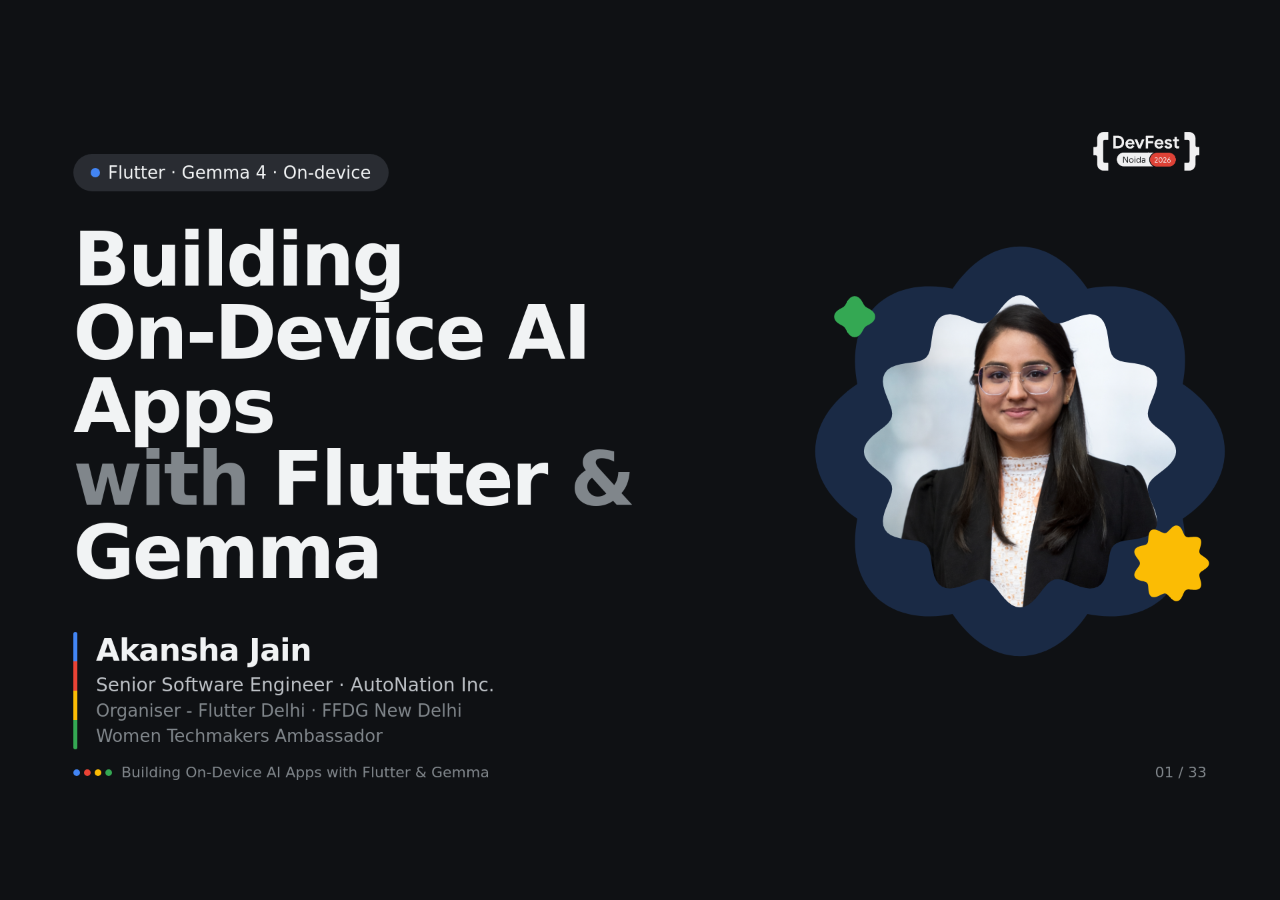
<file: talks/on-device-ai/index-22.html>
<!DOCTYPE html>
<html lang="en">
<head>
<meta charset="utf-8">
<meta name="viewport" content="width=device-width, initial-scale=1">
<title>Building On-Device AI Apps with Flutter &amp; Gemma (22 min) — Akansha Jain</title>
<link rel="icon" type="image/svg+xml" href="favicon.svg">
<link rel="preconnect" href="https://fonts.googleapis.com">
<link rel="preconnect" href="https://fonts.gstatic.com" crossorigin>
<link href="https://fonts.googleapis.com/css2?family=Google+Sans+Flex:opsz,wdth,wght,ROND@6..144,25..151,1..1000,0..100&family=Google+Sans+Code:wght@300..800&display=swap" rel="stylesheet">
<script src="deck-stage.js"></script>
<script type="application/json" id="speaker-notes">
[
 "(Keep this under 30 seconds.) Hi everyone, I'm Akansha. I'm a senior software engineer at AutoNation, and I help organise Flutter Delhi and FFDG New Delhi. In the next half hour we'll look at AI apps where the model runs on the phone itself, with no server involved. I'll show you a working app, walk you through the code, and tell you about the things that broke while I was building it.",
 "Think about any AI feature you've built or used recently. Most of them work the same way. Your app sends whatever the user typed, photographed or recorded over the network to a model running on someone else's GPU, and the answer comes back the same way. (Point at the arrows.) That round trip is what I want to question today.",
 "(One line per card, don't read them out.) That trip to the server costs you in four ways. Latency: the user waits for the network before they see anything. Cost: you pay per token, so the more people use the feature, the bigger the bill. Privacy: whatever the user shared has left their phone. And availability: with no signal, the feature just doesn't work. (Optional) Quick show of hands, who has shipped a feature that stopped working the moment someone went offline?",
 "(Say it slowly, then pause for about three seconds.) So what if the model lived inside your app? (The circle around \"inside\" is the edge of the device. It shows up again on the architecture slide.)",
 "So which model can actually run inside an app? Let me introduce Gemma.",
 "Gemma 4 comes in five sizes today. (There were four at launch in April. The 12B was added later.) The two on the left, E2B and E4B, are meant for phones, laptops and browsers. They have a 128K-token context and accept text, images and audio. The E stands for \"effective\". Per-Layer Embeddings keep their working memory close to that of a much smaller model. We're using E2B. (Don't spend long on the right-hand column.)",
 "(Step forward for this one.) In 2024, the smallest Gemma could only read text. Today, Gemma 4 E2B, the model in my demo, has 2.3 billion effective parameters, and it runs on a phone. It understands text, images and audio, and it was pre-trained on more than 140 languages. (Pause.) And it's quick. On an iPhone 17 Pro it starts replying in about a third of a second and writes 56.5 tokens a second. A token is a small piece of a word, so that's much faster than anyone can read. (Point at the cards.) You get similar speeds on a recent Android flagship, and an M4 Max MacBook Pro is nearly three times faster. These are Google's published numbers from the model card, so your own app will vary. (If asked about languages: Google says 35+ languages work out of the box, and it was pre-trained on 140+.)",
 "So the model exists and it's fast enough. Who actually needs it on the device? Four examples, and the right-hand side is the reason each one cannot simply call an API. Healthcare: summarising a consultation while it happens, because patient notes are not allowed to reach someone else's server. Field work: the technician is in a basement, on a rig, on a plane — there is no signal where the work is. Banking: reading an ID or a claim form from a photo, where the document never has to leave the customer's phone. Accessibility: describing what the camera is pointed at, which has to answer in the moment, on any connection. (Then move straight on to how it works.)",
 "So how does a Flutter app actually run this?",
 "Here's the whole stack, and all of it lives on the device. At the top is your Flutter app. Below it is flutter_edge_ai, the package you add, which handles models, chats and downloads. Then the LiteRT-LM engine package, which talks to the runtime through dart:ffi. Then LiteRT-LM itself, Google's runtime that also powers on-device AI in Chrome, Chromebook Plus and Pixel Watch. And at the bottom, the hardware. The good news is that you only write the top layer.",
 "flutter_edge_ai is a small core plus a set of optional packages. The green ones are what the demo uses: the core, the LiteRT-LM engine and speech. Every engine brings its own native libraries, so this keeps your app from shipping code it never uses. One warning from experience: the core doesn't register an engine by itself. If you forget to add one, everything compiles, and then it fails the first time you load a model. (If someone asks why they remember a different name: this package used to be called flutter_gemma. Same package, same author, renamed — and `dart fix --apply` renames the old symbols in your code.)",
 "Everything I am about to show runs Gemma 4, but this is not a Gemma-only package. (Left.) If you need tiny: SmolLM at 135 MB, LFM2.5 at 168 MB, and FunctionGemma at 284 MB, which exists only to call your functions. (Middle.) If you need reasoning or tools: Qwen3 0.6B at 586 MB streams its thinking, DeepSeek R1 does the same, and Phi-4 Mini is there if you have the space. (Right.) Three vision models, from 360 MB. (Yellow card.) Or skip the download and use the model already in the operating system — with the catch that it is a different model on each platform and the user can switch it off. (Last card.) Switching is the file you install and the ModelType you pass; the rest of the code is identical. Sizes are from the package's model catalogue. (If asked: that DeepSeek R1 1.5B is the R1 distill of Qwen 1.5B.)",
 "One more thing before the demo. Everything I am about to show runs Gemma 4, but the package is not a Gemma package. (Point at the three columns.) If you need tiny, there is SmolLM at 135 MB or LFM2.5 at 168 MB, and FunctionGemma at 284 MB, which exists only to call your functions. If you need reasoning or tools, Qwen3 0.6B is 586 MB and streams its thinking, and DeepSeek R1 does the same. If you need to look at images, there are three vision models starting at 360 MB. (Point at the yellow card.) Or you skip the download entirely and use the model already in the operating system — Gemini Nano, Apple Foundation Models, Phi Silica — with the catch that it is a different model on each platform and the user can turn it off. (Last card.) Switching is the file you install and the ModelType you pass. The rest of the code does not change. Sizes are from the package's model catalogue.",
 "(Move to the centre of the stage.) That's enough slides. Let me show you the app.",
 "(Talk over the clip.) I attach a photo and ask what's in it. The image never leaves the laptop, because Gemma 4 E2B can understand images by itself, and the answer streams in as it's written. (If asked about the \"2× speed\" badge: attaching the photo and typing are sped up so the clip fits. The answer itself plays at real speed.)",
 "This one is a trick question. Most people say 0.10, but the answer is 0.05. (Expand the reasoning.) You can watch it work through the maths before it answers. The package gives you this as a separate ThinkingResponse, so you decide how to show it in your UI. (If it gets it wrong live:) And this is exactly why showing the reasoning helps, because you can see where it went wrong.",
 "This is the feature that turns a chatbot into something genuinely useful. (Point at the tool bubbles.) The model decided to call add_task, which is an ordinary Dart function in my app. Then it called list_tasks to read the list back, and only after that did it answer. The model picked the tools and the order. My code just ran them.",
 "(Check the room audio before you move to this slide.) There are three models working together here. Whisper Tiny turns my voice into text, Gemma 4 writes the answer, and Inflect-Nano turns that answer back into speech. None of it touches the cloud. (Let the reply finish playing before you speak. The badges mark where the waits are sped up: loading, transcribing and preparing each spoken sentence. Your voice and Gemma's voice play at real speed.)",
 "(Slow down. This is the moment the whole talk builds up to.) Watch the Wi-Fi icon. (Turn it off.) There's no network at all now. Same prompt, same speed. (Wait a couple of seconds after the answer appears.) And that's really the whole point of this talk.",
 "Before the code, here is what was actually running. Three models, and each one does one job. Whisper Tiny, 151 MB, turns my voice into text — it listens in thirty-second windows, which is why the app stops recording at twenty-five seconds. Gemma 4 E2B, 2.6 GB, is the one doing the thinking in every demo you just saw: text and images in, the answer out. Inflect-Nano, 36 MB, turns the answer back into speech — English only, and fast enough that the conversation doesn't stall. (Last line.) About 2.8 GB in total, downloaded once, and after that nothing leaves the device. Now let me show you the code that installs them.",
 "Now let's look at the code. Everything on the next few slides uses the current flutter_edge_ai API, and it's the same code that's running in the app you just saw.",
 "You need two packages: the core and the LiteRT-LM engine. Then there's one call in main, where you initialize flutter_edge_ai and give it the engine. (Point at the highlighted lines.) This is the big 1.0 change, and if you leave it out, the app still compiles. You'll also need Flutter 3.44 or newer. And notice what's gone: the last version of this talk needed a Hugging Face token and a .env file. The Gemma 4 build we use is public, so you don't need either anymore.",
 "There are three calls here. installModel downloads the model once, about 2.6 GB, and if the file is already on the device it just marks the model as active. getActiveModel loads it onto the GPU, and createChat starts a conversation. One thing people often mix up: maxTokens is the context window, not the length of the reply. If you want to limit the reply, use maxOutputTokens. (Point at the yellow lines.) Get either of these wrong and the app still compiles — it fails later, when the model loads or when a tool call comes back as plain text. That cost me a day.",
 "First you add the message, then you loop over the response stream. Text tokens build up the answer and thinking tokens build up the reasoning, which is what you saw in the thinking demo. ModelResponse is a sealed class, so the compiler makes you handle every case. And sending an image is just a different kind of message: withImage instead of text.",
 "Most talks only show you the happy path. These are the things that actually broke while I was building this app, so they don't break for you.",
 "My first voice turns kept getting cut off mid-sentence, and nothing anywhere said why. (Point at the 5s card.) Speech-to-text models are exported with one fixed window. Moonshine Tiny's is five seconds — it is literally in the filename — and anything past it is thrown away silently. (Point at 30s.) Whisper Tiny gives you thirty seconds, which is what makes a real conversational turn possible, so that is what the demo uses. (Point at the third card.) I cap the recorder at twenty-five seconds and show a countdown, so nobody runs past the window. Shorter audio is padded, so stopping early costs nothing. (If asked: the same applies to whichever model you pick — check the window it was exported with.)",
 "(Read the reply out loud, then point at ソース.) That word is Japanese for \"source\", right in the middle of an English sentence. These models know many languages, and with loose sampling the Japanese word can win over the English one. What helped was tighter sampling, telling the model which language to use, and, for speech, removing characters the English voice can't pronounce. To be honest, it's rarer now, but it still happens. It's a small model.",
 "And this is not hypothetical. Pixel Recorder summarises your recording with Gemini Nano, and Google says it works with no internet connection. Apple Intelligence rewrites and summarises on a three-billion-parameter model running on the phone. Chrome ships Gemini Nano inside the browser, reachable from JavaScript. And the last one is my favourite: Google AI Edge Gallery is on the Play Store and the App Store, and it runs the same Gemma 4 E2B you watched in my demo. (If someone asks which devices or versions: availability moves between releases — point them at the platform release notes.)",
 "(People will take photos of this slide, so keep moving.) You need Flutter 3.44 or newer. Add two packages and register the engine. Then the platform setup: iOS 15, minSdk 30 and arm64 on Android, and on macOS the Podfile step that stages the GPU libraries into the app. flutteredge.ai has the exact snippets. Install the model, no token needed. And then turn off your Wi-Fi.",
 "(Give people a few seconds to scan.) If you want to build this yourself, I've written a codelab. It's 16 steps, about 90 minutes, and it takes you from an empty Flutter project to streaming chat, vision, reasoning and tool calling with Gemma 4 E2B, including the setup for Android, iOS and macOS. No token and no server needed.",
 "(Leave this up for at least ten seconds so people can scan the codes.) Here's the demo app, the package, the docs, the exact model file I used, and my article on why I think on-device AI changes mobile architecture.",
 "(Stand still. Say the first line, pause, then say the second one slowly. Don't add anything after it.)",
 "Thank you so much. (Point at the QR codes.) That's my website and my LinkedIn. I'm always happy to chat about Flutter, Gemma, or whatever you're building."
]
</script>
<!--
  Design tokens and shared components live at the top of the <style> block.
  Demo recordings are expected in assets/demo/ — each window shows the exact
  filename and what to record until the file exists.
-->
<style>
/* ==========================================================================
   Building On-Device AI Apps with Flutter & Gemma — design system

   Direction: Google, specifically Material 3 Expressive. Google Sans Flex for
   everything set in type, Google Sans Code for code. Google's four brand
   colours are used SEMANTICALLY — each maps to one idea (a benefit, a demo
   capability) and holds that meaning for the whole talk — never as random
   decoration. Section breaks are bold colour fields; content slides sit on a
   dark neutral so demo video, code and device frames carry the contrast.

   Canvas: 1920 × 1080, scaled by deck-stage.js.
   ========================================================================== */

:root {
  /* Neutrals — Google's grey ramp, dark scheme */
  --bg:        #0F1114;
  --surface:   #17191D;
  --surface-2: #1F2227;
  --surface-3: #292C32;
  --outline:   rgba(232, 234, 237, 0.10);
  --outline-2: rgba(232, 234, 237, 0.18);
  --ink:       #F1F3F4;
  --ink-2:     #BDC1C6;
  --ink-3:     #80868B;

  /* Google brand colours, plus their dark-scheme tonal variants */
  --blue:   #4285F4; --blue-hi:   #8AB4F8; --blue-lo:   #1A2A45; --blue-field:   #1A73E8;
  --red:    #EA4335; --red-hi:    #F28B82; --red-lo:    #3B1F1D; --red-field:    #D93025;
  --yellow: #FBBC04; --yellow-hi: #FDD663; --yellow-lo: #3A3116; --yellow-field: #F9AB00;
  --green:  #34A853; --green-hi:  #81C995; --green-lo:  #1A3223; --green-field:  #188038;
  --purple-hi: #C58AF9;

  --r-sm: 20px; --r-md: 32px; --r-lg: 48px; --r-xl: 72px; --r-pill: 999px;

  --font: 'Google Sans Flex', 'Google Sans', system-ui, sans-serif;
  --mono: 'Google Sans Code', ui-monospace, 'SF Mono', Menlo, monospace;
}

* { box-sizing: border-box; }
html, body { margin: 0; background: #000; }
deck-stage { background: var(--bg); }

section {
  background: var(--bg);
  color: var(--ink);
  font-family: var(--font);
  font-optical-sizing: auto;
  -webkit-font-smoothing: antialiased;
  overflow: hidden;
  position: relative;
}

/* ---------- Layout ---------- */
.pad    { position: absolute; inset: 0; padding: 92px 110px 110px; display: flex; flex-direction: column; }
.center { justify-content: center; }
.row    { display: flex; gap: 72px; }
.grow   { flex: 1; min-width: 0; }
.stack  { display: flex; flex-direction: column; }

/* ---------- Type ---------- */
.kicker {
  font-size: 30px; font-weight: 500; letter-spacing: -0.005em;
  color: var(--ink-3); margin: 0 0 22px;
  display: flex; align-items: center; gap: 16px;
}
.kicker .tag { color: var(--ink); }
.d1 { font-size: 184px; line-height: .9;  font-weight: 700; letter-spacing: -0.028em; margin: 0; font-variation-settings: "wdth" 100, "ROND" 100; }
.d2 { font-size: 132px; line-height: .94; font-weight: 700; letter-spacing: -0.026em;  margin: 0; font-variation-settings: "ROND" 100; }
.h1 { font-size: 88px;  line-height: 1;   font-weight: 650; letter-spacing: -0.022em; margin: 0; font-variation-settings: "ROND" 60; }
.h2 { font-size: 64px;  line-height: 1.04; font-weight: 600; letter-spacing: -0.025em; margin: 0; }
.h3 { font-size: 44px;  line-height: 1.12; font-weight: 600; letter-spacing: -0.015em; margin: 0; }
.lead { font-size: 40px; line-height: 1.34; font-weight: 400; color: var(--ink-2); margin: 0; letter-spacing: -0.01em; }
.body { font-size: 30px; line-height: 1.45; font-weight: 400; color: var(--ink-2); margin: 0; }
.small { font-size: 24px; line-height: 1.45; color: var(--ink-3); margin: 0; }
.dim  { color: var(--ink-3); }
.ink  { color: var(--ink); }
.nowrap { white-space: nowrap; }
code, .code-inline { font-family: var(--mono); font-size: .88em; }
.code-inline { background: var(--surface-3); padding: .06em .32em; border-radius: 10px; color: var(--ink); }

.c-blue   { color: var(--blue-hi); }
.c-red    { color: var(--red-hi); }
.c-yellow { color: var(--yellow-hi); }
.c-green  { color: var(--green-hi); }

/* ---------- Footer: four-colour mark + talk name + page ---------- */
.foot {
  position: absolute; left: 110px; right: 110px; bottom: 44px;
  display: flex; align-items: center; justify-content: space-between;
  font-size: 22px; color: var(--ink-3); font-weight: 500;
}
.foot .mark { display: flex; align-items: center; gap: 14px; }
/* Event branding (22-minute cut). The logo art has a dark background keyed
   out, so it only reads correctly on the dark slides — the coloured section
   dividers skip it. */
.evt-title { position: absolute; top: 54px; right: 110px; height: 76px; z-index: 5; opacity: .95; }
.evt-corner { position: absolute; top: 46px; right: 110px; height: 54px; z-index: 5; opacity: .82; }
.g4 { display: inline-flex; gap: 6px; }
.g4 i { width: 10px; height: 10px; border-radius: 50%; display: block; }
.g4 i:nth-child(1) { background: var(--blue); }
.g4 i:nth-child(2) { background: var(--red); }
.g4 i:nth-child(3) { background: var(--yellow); }
.g4 i:nth-child(4) { background: var(--green); }
.foot .pg { font-variant-numeric: tabular-nums; }

/* ---------- Surfaces ---------- */
.card {
  background: var(--surface); border-radius: var(--r-lg);
  padding: 48px; position: relative; overflow: hidden;
}
.card.tight { padding: 36px 40px; }
.card.outline { background: transparent; box-shadow: inset 0 0 0 2px var(--outline-2); }
.tonal-blue   { background: var(--blue-lo); }
.tonal-red    { background: var(--red-lo); }
.tonal-yellow { background: var(--yellow-lo); }
.tonal-green  { background: var(--green-lo); }

.chip {
  display: inline-flex; align-items: center; gap: 12px;
  height: 56px; padding: 0 26px; border-radius: var(--r-pill);
  font-size: 26px; font-weight: 500; background: var(--surface-3); color: var(--ink);
}
.chip .dot { width: 14px; height: 14px; border-radius: 50%; }

.icon-tile {
  width: 104px; height: 104px; border-radius: 34px;
  display: grid; place-items: center; flex-shrink: 0;
}
.icon-tile svg { width: 54px; height: 54px; }

/* ---------- Colour-field section slides ---------- */
section.field { color: #fff; }
section.field.blue   { background: var(--blue-field); }
section.field.red    { background: var(--red-field); }
section.field.green  { background: var(--green-field); }
section.field.yellow { background: var(--yellow-field); color: #202124; }
section.field .foot { color: rgba(255,255,255,.72); }
section.field.yellow .foot { color: rgba(32,33,36,.66); }
section.field .num {
  font-size: 34px; font-weight: 600; letter-spacing: .01em;
  display: inline-flex; align-items: center; justify-content: center;
  height: 72px; min-width: 72px; padding: 0 24px; border-radius: var(--r-pill);
  background: rgba(255,255,255,.18);
}
section.field.yellow .num { background: rgba(32,33,36,.12); }
.field-shape { position: absolute; pointer-events: none; }
.field-shape svg { width: 100%; height: 100%; display: block; }

/* ---------- Code ---------- */
.code {
  background: #0A0B0D; border-radius: var(--r-md);
  box-shadow: inset 0 0 0 2px var(--outline);
  font-family: var(--mono); font-size: 24px; line-height: 1.5;
  color: #E8EAED; padding: 36px 44px; margin: 0; white-space: pre;
  overflow: hidden; position: relative;
}
.code .file {
  display: flex; align-items: center; gap: 14px;
  font-family: var(--font); font-size: 22px; color: var(--ink-3);
  margin: -4px 0 16px; font-weight: 500;
}
.code .file::before { content: ""; width: 12px; height: 12px; border-radius: 4px; background: var(--blue); }
.k  { color: #8AB4F8; }            /* keyword  */
.s  { color: #81C995; }            /* string   */
.n  { color: #FDD663; }            /* number   */
.t  { color: #F28B82; }            /* type     */
.f  { color: #C58AF9; }            /* function */
.cm { color: #80868B; font-style: italic; }
/* Full-width highlight rows: inline-block spanning the padded code box, so a
   multi-line highlight is one even band instead of per-line text slivers. */
.hl, .hl-y { display: inline-block; width: calc(100% + 88px); margin: 0 -44px; padding: 0 44px; }
.hl   { background: rgba(138,180,248,.14); box-shadow: inset 5px 0 0 #8AB4F8; }
.hl-y { background: rgba(253,214,99,.13);  box-shadow: inset 5px 0 0 #FDD663; }

/* ---------- Device window (the demo runs as a macOS app) ---------- */
.window {
  border-radius: 26px; overflow: hidden; background: #0A0A0F;
  box-shadow: 0 0 0 2px var(--outline-2), 0 40px 90px rgba(0,0,0,.55);
  display: flex; flex-direction: column;
}
.window .bar {
  height: 52px; flex-shrink: 0; display: flex; align-items: center; gap: 10px;
  padding: 0 20px; background: #1C1E22; position: relative;
}
.window .bar i { width: 15px; height: 15px; border-radius: 50%; display: block; }
.window .bar i:nth-child(1) { background: #FF5F57; }
.window .bar i:nth-child(2) { background: #FEBC2E; }
.window .bar i:nth-child(3) { background: #28C840; }
.window .bar span {
  position: absolute; left: 0; right: 0; text-align: center; pointer-events: none;
  font-size: 18px; color: var(--ink-3); font-weight: 500;
}
.window .screen { position: relative; flex: 1; background: #0A0A0F; }
/* contain, not cover: cropping a chat UI hides the very thing being demoed */
.window video, .window img { position: absolute; inset: 0; width: 100%; height: 100%; object-fit: contain; display: block; }

/* Shown until the recording exists — tells you exactly what to capture. */
.asset-needed {
  position: absolute; inset: 0; display: none; flex-direction: column;
  align-items: center; justify-content: center; gap: 18px; padding: 48px;
  text-align: center;
  background:
    repeating-linear-gradient(135deg, rgba(255,255,255,.025) 0 18px, transparent 18px 36px),
    #121418;
}
.asset-needed.show { display: flex; }
.asset-needed b { font-size: 30px; font-weight: 600; color: var(--ink); }
.asset-needed code { font-size: 22px; color: var(--yellow-hi); background: var(--surface-3); padding: 6px 14px; border-radius: 10px; }
.asset-needed p { font-size: 22px; line-height: 1.45; color: var(--ink-3); margin: 0; max-width: 560px; }

/* ---------- MacBook mockup for the demo recordings ---------- */
.mac { width: 1040px; position: relative; flex-shrink: 0; }
.mac-lid {
  width: 966px; margin: 0 auto; padding: 14px 14px 20px;
  background: #0c0d0f; border-radius: 34px 34px 12px 12px;
  box-shadow: 0 0 0 2px #3b3e44, inset 0 0 0 1px #1b1c1f, 0 60px 120px rgba(0,0,0,.55);
}
.mac-screen { position: relative; aspect-ratio: 16 / 10; border-radius: 18px 18px 5px 5px; overflow: hidden; background: #000; }
.mac-notch {
  position: absolute; top: 0; left: 50%; width: 124px; height: 20px; margin-left: -62px;
  background: #0c0d0f; border-radius: 0 0 13px 13px; z-index: 6;
}
.mac-base {
  width: 1040px; height: 22px; margin: -1px auto 0; position: relative;
  background: linear-gradient(#63666c, #3a3c41 45%, #1d1e21);
  border-radius: 3px 3px 28px 28px / 3px 3px 20px 20px;
  box-shadow: inset 0 1px 0 rgba(255,255,255,.28);
}
.mac-lip {
  position: absolute; top: 0; left: 50%; width: 190px; height: 9px; margin-left: -95px;
  background: linear-gradient(#26272b, #45474c); border-radius: 0 0 14px 14px;
}
.mac-full, .mac-desktop { position: absolute; inset: 0; }
.mac-full video { position: absolute; inset: 0; width: 100%; height: 100%; object-fit: cover; display: block; }
.mac-desktop {
  background:
    radial-gradient(60% 70% at 18% 110%, rgba(66,133,244,.55), transparent 70%),
    radial-gradient(55% 60% at 92% -10%, rgba(161,66,244,.45), transparent 70%),
    radial-gradient(40% 45% at 70% 95%, rgba(52,168,83,.25), transparent 70%),
    linear-gradient(160deg, #10131c, #07080c);
}
.mac-menubar {
  position: absolute; top: 0; left: 0; right: 0; height: 20px; z-index: 2;
  display: flex; align-items: center; gap: 15px; padding: 0 16px;
  font-size: 10.5px; color: rgba(255,255,255,.9); background: rgba(8,10,16,.42);
  font-family: -apple-system, "Google Sans Flex", system-ui, sans-serif; letter-spacing: 0;
}
.mac-menubar b { font-weight: 700; }
.mac-status { margin-left: auto; display: flex; align-items: center; gap: 12px; font-style: normal; }
.mac-batt { width: 20px; height: 9px; border-radius: 3px; box-shadow: inset 0 0 0 1.2px rgba(255,255,255,.85); position: relative; display: block; }
.mac-batt::after { content: ""; position: absolute; left: 2px; top: 2px; bottom: 2px; width: 11px; border-radius: 1px; background: rgba(255,255,255,.85); }
.mac-cc { width: 13px; height: 9px; display: block; border-top: 2px solid rgba(255,255,255,.85); border-bottom: 2px solid rgba(255,255,255,.85); box-sizing: border-box; }
.mac-app {
  position: absolute; top: 36px; bottom: 22px; left: 50%; transform: translateX(-50%);
  border-radius: 10px; overflow: hidden; background: #0A0A0F;
  box-shadow: 0 0 0 1px rgba(255,255,255,.14), 0 28px 70px rgba(0,0,0,.65);
}
.mac-app video { position: absolute; inset: 0; width: 100%; height: 100%; object-fit: cover; display: block; }
.mac .asset-needed { gap: 12px; padding: 30px; }
.mac .asset-needed b { font-size: 24px; }
.mac .asset-needed code { font-size: 17px; }
.mac .asset-needed p { font-size: 17px; }

/* Large MacBook for the full-slide demo layout */
.mac.lg { width: 1480px; }
.mac.lg .mac-lid { width: 1380px; padding: 16px 16px 22px; border-radius: 40px 40px 14px 14px; }
.mac.lg .mac-screen { border-radius: 22px 22px 6px 6px; }
.mac.lg .mac-notch { width: 150px; height: 24px; margin-left: -75px; border-radius: 0 0 15px 15px; }
.mac.lg .mac-base { width: 1480px; height: 26px; }
.mac.lg .mac-lip { width: 230px; height: 10px; margin-left: -115px; }
.mac.lg .mac-menubar { height: 26px; font-size: 13px; gap: 18px; padding: 0 20px; }
.mac.lg .mac-app { top: 34px; bottom: 10px; border-radius: 12px; }

/* ---------- Demo slides: header row + large MacBook ---------- */
.demo-stage { position: absolute; inset: 0; padding: 34px 110px 12px; display: flex; flex-direction: column; align-items: center; }
.demo-head { width: 100%; height: 96px; flex-shrink: 0; display: flex; align-items: center; gap: 22px; }
.demo-titles { display: flex; flex-direction: column; gap: 4px; }
.demo-titles .kicker { font-size: 24px; margin: 0; }
.demo-title { margin: 0; font-size: 54px; line-height: 1.02; font-weight: 650; letter-spacing: -0.02em; white-space: nowrap; font-variation-settings: "ROND" 60; }
.demo-prompt { margin-left: auto; max-width: 780px; border-radius: 24px; padding: 14px 28px; }
.demo-prompt .small { font-size: 18px; }
.demo-prompt-text { font-size: 24px; line-height: 1.3; color: var(--ink); margin-top: 2px; }
.demo-mac { flex: 1; width: 100%; display: flex; align-items: flex-end; justify-content: center; }

/* ---------- Entrance motion (replays on every visit) ---------- */
@keyframes rise { from { opacity: 0; transform: translateY(26px); } to { opacity: 1; transform: none; } }
@keyframes pop  { from { opacity: 0; transform: scale(.94); } to { opacity: 1; transform: none; } }
@keyframes spin { to { transform: rotate(360deg); } }
section[data-deck-active] .r  { animation: rise .6s cubic-bezier(.2,.8,.2,1) both; }
section[data-deck-active] .p  { animation: pop  .7s cubic-bezier(.2,.8,.2,1) both; }
section[data-deck-active] .d1s { animation-delay: .08s; }
section[data-deck-active] .d2s { animation-delay: .16s; }
section[data-deck-active] .d3s { animation-delay: .24s; }
section[data-deck-active] .d4s { animation-delay: .32s; }
section[data-deck-active] .d5s { animation-delay: .40s; }
section[data-deck-active] .d6s { animation-delay: .48s; }
section[data-deck-active] .spin { animation: spin 60s linear infinite; }
@media print { section .r, section .p { animation: none !important; } }
@media (prefers-reduced-motion: reduce) { section .r, section .p, section .spin { animation: none !important; } }

</style>
</head>
<body>
<svg width="0" height="0" style="position:absolute" aria-hidden="true"><symbol id="sh-cookie12" viewBox="0 0 100 100"><path d="M98.00,50.00 L97.81,51.25 L97.25,52.48 L96.37,53.65 L95.26,54.76 L94.02,55.80 L92.75,56.77 L91.58,57.71 L90.58,58.63 L89.84,59.57 L89.41,60.56 L89.29,61.64 L89.46,62.82 L89.86,64.11 L90.41,65.51 L91.02,66.99 L91.58,68.51 L91.98,70.03 L92.16,71.48 L92.03,72.82 L91.57,74.00 L90.78,74.99 L89.68,75.77 L88.34,76.35 L86.82,76.75 L85.22,77.03 L83.64,77.24 L82.15,77.46 L80.83,77.76 L79.72,78.21 L78.85,78.85 L78.21,79.72 L77.76,80.83 L77.46,82.15 L77.24,83.64 L77.03,85.22 L76.75,86.82 L76.35,88.34 L75.77,89.68 L74.99,90.78 L74.00,91.57 L72.82,92.03 L71.48,92.16 L70.03,91.98 L68.51,91.58 L66.99,91.02 L65.51,90.41 L64.11,89.86 L62.82,89.46 L61.64,89.29 L60.56,89.41 L59.57,89.84 L58.63,90.58 L57.71,91.58 L56.77,92.75 L55.80,94.02 L54.76,95.26 L53.65,96.37 L52.48,97.25 L51.25,97.81 L50.00,98.00 L48.75,97.81 L47.52,97.25 L46.35,96.37 L45.24,95.26 L44.20,94.02 L43.23,92.75 L42.29,91.58 L41.37,90.58 L40.43,89.84 L39.44,89.41 L38.36,89.29 L37.18,89.46 L35.89,89.86 L34.49,90.41 L33.01,91.02 L31.49,91.58 L29.97,91.98 L28.52,92.16 L27.18,92.03 L26.00,91.57 L25.01,90.78 L24.23,89.68 L23.65,88.34 L23.25,86.82 L22.97,85.22 L22.76,83.64 L22.54,82.15 L22.24,80.83 L21.79,79.72 L21.15,78.85 L20.28,78.21 L19.17,77.76 L17.85,77.46 L16.36,77.24 L14.78,77.03 L13.18,76.75 L11.66,76.35 L10.32,75.77 L9.22,74.99 L8.43,74.00 L7.97,72.82 L7.84,71.48 L8.02,70.03 L8.42,68.51 L8.98,66.99 L9.59,65.51 L10.14,64.11 L10.54,62.82 L10.71,61.64 L10.59,60.56 L10.16,59.57 L9.42,58.63 L8.42,57.71 L7.25,56.77 L5.98,55.80 L4.74,54.76 L3.63,53.65 L2.75,52.48 L2.19,51.25 L2.00,50.00 L2.19,48.75 L2.75,47.52 L3.63,46.35 L4.74,45.24 L5.98,44.20 L7.25,43.23 L8.42,42.29 L9.42,41.37 L10.16,40.43 L10.59,39.44 L10.71,38.36 L10.54,37.18 L10.14,35.89 L9.59,34.49 L8.98,33.01 L8.42,31.49 L8.02,29.97 L7.84,28.52 L7.97,27.18 L8.43,26.00 L9.22,25.01 L10.32,24.23 L11.66,23.65 L13.18,23.25 L14.78,22.97 L16.36,22.76 L17.85,22.54 L19.17,22.24 L20.28,21.79 L21.15,21.15 L21.79,20.28 L22.24,19.17 L22.54,17.85 L22.76,16.36 L22.97,14.78 L23.25,13.18 L23.65,11.66 L24.23,10.32 L25.01,9.22 L26.00,8.43 L27.18,7.97 L28.52,7.84 L29.97,8.02 L31.49,8.42 L33.01,8.98 L34.49,9.59 L35.89,10.14 L37.18,10.54 L38.36,10.71 L39.44,10.59 L40.43,10.16 L41.37,9.42 L42.29,8.42 L43.23,7.25 L44.20,5.98 L45.24,4.74 L46.35,3.63 L47.52,2.75 L48.75,2.19 L50.00,2.00 L51.25,2.19 L52.48,2.75 L53.65,3.63 L54.76,4.74 L55.80,5.98 L56.77,7.25 L57.71,8.42 L58.63,9.42 L59.57,10.16 L60.56,10.59 L61.64,10.71 L62.82,10.54 L64.11,10.14 L65.51,9.59 L66.99,8.98 L68.51,8.42 L70.03,8.02 L71.48,7.84 L72.82,7.97 L74.00,8.43 L74.99,9.22 L75.77,10.32 L76.35,11.66 L76.75,13.18 L77.03,14.78 L77.24,16.36 L77.46,17.85 L77.76,19.17 L78.21,20.28 L78.85,21.15 L79.72,21.79 L80.83,22.24 L82.15,22.54 L83.64,22.76 L85.22,22.97 L86.82,23.25 L88.34,23.65 L89.68,24.23 L90.78,25.01 L91.57,26.00 L92.03,27.18 L92.16,28.52 L91.98,29.97 L91.58,31.49 L91.02,33.01 L90.41,34.49 L89.86,35.89 L89.46,37.18 L89.29,38.36 L89.41,39.44 L89.84,40.43 L90.58,41.37 L91.58,42.29 L92.75,43.23 L94.02,44.20 L95.26,45.24 L96.37,46.35 L97.25,47.52 L97.81,48.75 Z"/></symbol><symbol id="sh-cookie9" viewBox="0 0 100 100"><path d="M98.00,50.00 L97.85,51.25 L97.41,52.48 L96.71,53.68 L95.77,54.81 L94.65,55.88 L93.41,56.88 L92.11,57.80 L90.81,58.67 L89.57,59.50 L88.45,60.30 L87.50,61.11 L86.74,61.94 L86.21,62.82 L85.90,63.78 L85.81,64.83 L85.92,65.99 L86.18,67.26 L86.55,68.62 L86.98,70.08 L87.41,71.60 L87.79,73.16 L88.06,74.72 L88.17,76.23 L88.09,77.67 L87.79,79.00 L87.26,80.17 L86.49,81.16 L85.50,81.96 L84.30,82.55 L82.95,82.95 L81.46,83.16 L79.90,83.21 L78.30,83.14 L76.71,82.99 L75.18,82.82 L73.73,82.67 L72.40,82.59 L71.20,82.64 L70.13,82.85 L69.20,83.26 L68.39,83.86 L67.67,84.68 L67.03,85.70 L66.42,86.89 L65.83,88.21 L65.21,89.63 L64.55,91.08 L63.81,92.50 L62.98,93.83 L62.06,95.01 L61.04,95.99 L59.93,96.72 L58.74,97.18 L57.50,97.35 L56.22,97.23 L54.92,96.83 L53.63,96.17 L52.37,95.32 L51.16,94.31 L50.00,93.20 L48.90,92.07 L47.85,90.96 L46.86,89.96 L45.89,89.10 L44.94,88.43 L43.98,87.99 L43.00,87.77 L41.97,87.79 L40.87,88.03 L39.70,88.45 L38.44,89.02 L37.11,89.67 L35.71,90.37 L34.25,91.03 L32.77,91.61 L31.28,92.04 L29.83,92.29 L28.45,92.30 L27.16,92.07 L26.00,91.57 L24.99,90.81 L24.14,89.82 L23.46,88.61 L22.95,87.23 L22.58,85.73 L22.34,84.16 L22.19,82.56 L22.09,81.00 L21.99,79.52 L21.85,78.15 L21.63,76.92 L21.29,75.85 L20.79,74.95 L20.11,74.20 L19.25,73.60 L18.19,73.11 L16.97,72.70 L15.60,72.34 L14.12,71.99 L12.59,71.60 L11.05,71.15 L9.57,70.60 L8.19,69.94 L6.99,69.15 L5.99,68.23 L5.24,67.18 L4.77,66.02 L4.57,64.76 L4.65,63.43 L4.99,62.06 L5.55,60.67 L6.29,59.29 L7.15,57.94 L8.07,56.64 L8.99,55.40 L9.84,54.22 L10.57,53.10 L11.13,52.04 L11.48,51.01 L11.60,50.00 L11.48,48.99 L11.13,47.96 L10.57,46.90 L9.84,45.78 L8.99,44.60 L8.07,43.36 L7.15,42.06 L6.29,40.71 L5.55,39.33 L4.99,37.94 L4.65,36.57 L4.57,35.24 L4.77,33.98 L5.24,32.82 L5.99,31.77 L6.99,30.85 L8.19,30.06 L9.57,29.40 L11.05,28.85 L12.59,28.40 L14.12,28.01 L15.60,27.66 L16.97,27.30 L18.19,26.89 L19.25,26.40 L20.11,25.80 L20.79,25.05 L21.29,24.15 L21.63,23.08 L21.85,21.85 L21.99,20.48 L22.09,19.00 L22.19,17.44 L22.34,15.84 L22.58,14.27 L22.95,12.77 L23.46,11.39 L24.14,10.18 L24.99,9.19 L26.00,8.43 L27.16,7.93 L28.45,7.70 L29.83,7.71 L31.28,7.96 L32.77,8.39 L34.25,8.97 L35.71,9.63 L37.11,10.33 L38.44,10.98 L39.70,11.55 L40.87,11.97 L41.97,12.21 L43.00,12.23 L43.98,12.01 L44.94,11.57 L45.89,10.90 L46.86,10.04 L47.85,9.04 L48.90,7.93 L50.00,6.80 L51.16,5.69 L52.37,4.68 L53.63,3.83 L54.92,3.17 L56.22,2.77 L57.50,2.65 L58.74,2.82 L59.93,3.28 L61.04,4.01 L62.06,4.99 L62.98,6.17 L63.81,7.50 L64.55,8.92 L65.21,10.37 L65.83,11.79 L66.42,13.11 L67.03,14.30 L67.67,15.32 L68.39,16.14 L69.20,16.74 L70.13,17.15 L71.20,17.36 L72.40,17.41 L73.73,17.33 L75.18,17.18 L76.71,17.01 L78.30,16.86 L79.90,16.79 L81.46,16.84 L82.95,17.05 L84.30,17.45 L85.50,18.04 L86.49,18.84 L87.26,19.83 L87.79,21.00 L88.09,22.33 L88.17,23.77 L88.06,25.28 L87.79,26.84 L87.41,28.40 L86.98,29.92 L86.55,31.38 L86.18,32.74 L85.92,34.01 L85.81,35.17 L85.90,36.22 L86.21,37.18 L86.74,38.06 L87.50,38.89 L88.45,39.70 L89.57,40.50 L90.81,41.33 L92.11,42.20 L93.41,43.12 L94.65,44.12 L95.77,45.19 L96.71,46.32 L97.41,47.52 L97.85,48.75 Z"/></symbol><symbol id="sh-cookie4" viewBox="0 0 100 100"><path d="M98.00,50.00 L97.95,51.26 L97.79,52.50 L97.52,53.74 L97.16,54.96 L96.70,56.15 L96.14,57.31 L95.50,58.43 L94.78,59.52 L93.98,60.56 L93.12,61.55 L92.20,62.50 L91.23,63.40 L90.23,64.25 L89.19,65.05 L88.14,65.80 L87.07,66.50 L86.00,67.17 L84.93,67.80 L83.88,68.39 L82.84,68.96 L81.83,69.50 L80.85,70.03 L79.90,70.55 L79.00,71.07 L78.13,71.59 L77.31,72.11 L76.53,72.66 L75.79,73.22 L75.10,73.81 L74.44,74.44 L73.81,75.10 L73.22,75.79 L72.66,76.53 L72.11,77.31 L71.59,78.13 L71.07,79.00 L70.55,79.90 L70.03,80.85 L69.50,81.83 L68.96,82.84 L68.39,83.88 L67.80,84.93 L67.17,86.00 L66.50,87.07 L65.80,88.14 L65.05,89.19 L64.25,90.23 L63.40,91.23 L62.50,92.20 L61.55,93.12 L60.56,93.98 L59.52,94.78 L58.43,95.50 L57.31,96.14 L56.15,96.70 L54.96,97.16 L53.74,97.52 L52.50,97.79 L51.26,97.95 L50.00,98.00 L48.74,97.95 L47.50,97.79 L46.26,97.52 L45.04,97.16 L43.85,96.70 L42.69,96.14 L41.57,95.50 L40.48,94.78 L39.44,93.98 L38.45,93.12 L37.50,92.20 L36.60,91.23 L35.75,90.23 L34.95,89.19 L34.20,88.14 L33.50,87.07 L32.83,86.00 L32.20,84.93 L31.61,83.88 L31.04,82.84 L30.50,81.83 L29.97,80.85 L29.45,79.90 L28.93,79.00 L28.41,78.13 L27.89,77.31 L27.34,76.53 L26.78,75.79 L26.19,75.10 L25.56,74.44 L24.90,73.81 L24.21,73.22 L23.47,72.66 L22.69,72.11 L21.87,71.59 L21.00,71.07 L20.10,70.55 L19.15,70.03 L18.17,69.50 L17.16,68.96 L16.12,68.39 L15.07,67.80 L14.00,67.17 L12.93,66.50 L11.86,65.80 L10.81,65.05 L9.77,64.25 L8.77,63.40 L7.80,62.50 L6.88,61.55 L6.02,60.56 L5.22,59.52 L4.50,58.43 L3.86,57.31 L3.30,56.15 L2.84,54.96 L2.48,53.74 L2.21,52.50 L2.05,51.26 L2.00,50.00 L2.05,48.74 L2.21,47.50 L2.48,46.26 L2.84,45.04 L3.30,43.85 L3.86,42.69 L4.50,41.57 L5.22,40.48 L6.02,39.44 L6.88,38.45 L7.80,37.50 L8.77,36.60 L9.77,35.75 L10.81,34.95 L11.86,34.20 L12.93,33.50 L14.00,32.83 L15.07,32.20 L16.12,31.61 L17.16,31.04 L18.17,30.50 L19.15,29.97 L20.10,29.45 L21.00,28.93 L21.87,28.41 L22.69,27.89 L23.47,27.34 L24.21,26.78 L24.90,26.19 L25.56,25.56 L26.19,24.90 L26.78,24.21 L27.34,23.47 L27.89,22.69 L28.41,21.87 L28.93,21.00 L29.45,20.10 L29.97,19.15 L30.50,18.17 L31.04,17.16 L31.61,16.12 L32.20,15.07 L32.83,14.00 L33.50,12.93 L34.20,11.86 L34.95,10.81 L35.75,9.77 L36.60,8.77 L37.50,7.80 L38.45,6.88 L39.44,6.02 L40.48,5.22 L41.57,4.50 L42.69,3.86 L43.85,3.30 L45.04,2.84 L46.26,2.48 L47.50,2.21 L48.74,2.05 L50.00,2.00 L51.26,2.05 L52.50,2.21 L53.74,2.48 L54.96,2.84 L56.15,3.30 L57.31,3.86 L58.43,4.50 L59.52,5.22 L60.56,6.02 L61.55,6.88 L62.50,7.80 L63.40,8.77 L64.25,9.77 L65.05,10.81 L65.80,11.86 L66.50,12.93 L67.17,14.00 L67.80,15.07 L68.39,16.12 L68.96,17.16 L69.50,18.17 L70.03,19.15 L70.55,20.10 L71.07,21.00 L71.59,21.87 L72.11,22.69 L72.66,23.47 L73.22,24.21 L73.81,24.90 L74.44,25.56 L75.10,26.19 L75.79,26.78 L76.53,27.34 L77.31,27.89 L78.13,28.41 L79.00,28.93 L79.90,29.45 L80.85,29.97 L81.83,30.50 L82.84,31.04 L83.88,31.61 L84.93,32.20 L86.00,32.83 L87.07,33.50 L88.14,34.20 L89.19,34.95 L90.23,35.75 L91.23,36.60 L92.20,37.50 L93.12,38.45 L93.98,39.44 L94.78,40.48 L95.50,41.57 L96.14,42.69 L96.70,43.85 L97.16,45.04 L97.52,46.26 L97.79,47.50 L97.95,48.74 Z"/></symbol><symbol id="sh-clover4" viewBox="0 0 100 100"><path d="M98.00,50.00 L97.96,51.26 L97.86,52.51 L97.68,53.75 L97.42,54.98 L97.10,56.20 L96.71,57.40 L96.26,58.57 L95.73,59.72 L95.15,60.84 L94.50,61.92 L93.80,62.97 L93.04,63.98 L92.22,64.95 L91.36,65.88 L90.45,66.75 L89.50,67.59 L88.51,68.37 L87.48,69.10 L86.42,69.77 L85.33,70.40 L84.22,70.97 L83.09,71.49 L81.94,71.95 L80.78,72.37 L79.61,72.72 L78.44,73.03 L77.26,73.28 L76.09,73.49 L74.92,73.65 L73.76,73.76 L73.65,74.92 L73.49,76.09 L73.28,77.26 L73.03,78.44 L72.72,79.61 L72.37,80.78 L71.95,81.94 L71.49,83.09 L70.97,84.22 L70.40,85.33 L69.77,86.42 L69.10,87.48 L68.37,88.51 L67.59,89.50 L66.75,90.45 L65.88,91.36 L64.95,92.22 L63.98,93.04 L62.97,93.80 L61.92,94.50 L60.84,95.15 L59.72,95.73 L58.57,96.26 L57.40,96.71 L56.20,97.10 L54.98,97.42 L53.75,97.68 L52.51,97.86 L51.26,97.96 L50.00,98.00 L48.74,97.96 L47.49,97.86 L46.25,97.68 L45.02,97.42 L43.80,97.10 L42.60,96.71 L41.43,96.26 L40.28,95.73 L39.16,95.15 L38.08,94.50 L37.03,93.80 L36.02,93.04 L35.05,92.22 L34.12,91.36 L33.25,90.45 L32.41,89.50 L31.63,88.51 L30.90,87.48 L30.23,86.42 L29.60,85.33 L29.03,84.22 L28.51,83.09 L28.05,81.94 L27.63,80.78 L27.28,79.61 L26.97,78.44 L26.72,77.26 L26.51,76.09 L26.35,74.92 L26.24,73.76 L25.08,73.65 L23.91,73.49 L22.74,73.28 L21.56,73.03 L20.39,72.72 L19.22,72.37 L18.06,71.95 L16.91,71.49 L15.78,70.97 L14.67,70.40 L13.58,69.77 L12.52,69.10 L11.49,68.37 L10.50,67.59 L9.55,66.75 L8.64,65.88 L7.78,64.95 L6.96,63.98 L6.20,62.97 L5.50,61.92 L4.85,60.84 L4.27,59.72 L3.74,58.57 L3.29,57.40 L2.90,56.20 L2.58,54.98 L2.32,53.75 L2.14,52.51 L2.04,51.26 L2.00,50.00 L2.04,48.74 L2.14,47.49 L2.32,46.25 L2.58,45.02 L2.90,43.80 L3.29,42.60 L3.74,41.43 L4.27,40.28 L4.85,39.16 L5.50,38.08 L6.20,37.03 L6.96,36.02 L7.78,35.05 L8.64,34.12 L9.55,33.25 L10.50,32.41 L11.49,31.63 L12.52,30.90 L13.58,30.23 L14.67,29.60 L15.78,29.03 L16.91,28.51 L18.06,28.05 L19.22,27.63 L20.39,27.28 L21.56,26.97 L22.74,26.72 L23.91,26.51 L25.08,26.35 L26.24,26.24 L26.35,25.08 L26.51,23.91 L26.72,22.74 L26.97,21.56 L27.28,20.39 L27.63,19.22 L28.05,18.06 L28.51,16.91 L29.03,15.78 L29.60,14.67 L30.23,13.58 L30.90,12.52 L31.63,11.49 L32.41,10.50 L33.25,9.55 L34.12,8.64 L35.05,7.78 L36.02,6.96 L37.03,6.20 L38.08,5.50 L39.16,4.85 L40.28,4.27 L41.43,3.74 L42.60,3.29 L43.80,2.90 L45.02,2.58 L46.25,2.32 L47.49,2.14 L48.74,2.04 L50.00,2.00 L51.26,2.04 L52.51,2.14 L53.75,2.32 L54.98,2.58 L56.20,2.90 L57.40,3.29 L58.57,3.74 L59.72,4.27 L60.84,4.85 L61.92,5.50 L62.97,6.20 L63.98,6.96 L64.95,7.78 L65.88,8.64 L66.75,9.55 L67.59,10.50 L68.37,11.49 L69.10,12.52 L69.77,13.58 L70.40,14.67 L70.97,15.78 L71.49,16.91 L71.95,18.06 L72.37,19.22 L72.72,20.39 L73.03,21.56 L73.28,22.74 L73.49,23.91 L73.65,25.08 L73.76,26.24 L74.92,26.35 L76.09,26.51 L77.26,26.72 L78.44,26.97 L79.61,27.28 L80.78,27.63 L81.94,28.05 L83.09,28.51 L84.22,29.03 L85.33,29.60 L86.42,30.23 L87.48,30.90 L88.51,31.63 L89.50,32.41 L90.45,33.25 L91.36,34.12 L92.22,35.05 L93.04,36.02 L93.80,37.03 L94.50,38.08 L95.15,39.16 L95.73,40.28 L96.26,41.43 L96.71,42.60 L97.10,43.80 L97.42,45.02 L97.68,46.25 L97.86,47.49 L97.96,48.74 Z"/></symbol><symbol id="sh-clover8" viewBox="0 0 100 100"><path d="M98.00,50.00 L97.95,51.26 L97.79,52.50 L97.52,53.74 L97.16,54.96 L96.70,56.15 L96.14,57.31 L95.50,58.43 L94.78,59.52 L93.98,60.56 L93.12,61.55 L92.20,62.50 L91.23,63.40 L90.23,64.25 L89.19,65.05 L88.14,65.80 L88.35,67.08 L88.52,68.37 L88.63,69.68 L88.68,71.00 L88.66,72.32 L88.56,73.63 L88.39,74.93 L88.14,76.21 L87.79,77.46 L87.37,78.67 L86.85,79.84 L86.25,80.96 L85.56,82.02 L84.79,83.02 L83.94,83.94 L83.02,84.79 L82.02,85.56 L80.96,86.25 L79.84,86.85 L78.67,87.37 L77.46,87.79 L76.21,88.14 L74.93,88.39 L73.63,88.56 L72.32,88.66 L71.00,88.68 L69.68,88.63 L68.37,88.52 L67.08,88.35 L65.80,88.14 L65.05,89.19 L64.25,90.23 L63.40,91.23 L62.50,92.20 L61.55,93.12 L60.56,93.98 L59.52,94.78 L58.43,95.50 L57.31,96.14 L56.15,96.70 L54.96,97.16 L53.74,97.52 L52.50,97.79 L51.26,97.95 L50.00,98.00 L48.74,97.95 L47.50,97.79 L46.26,97.52 L45.04,97.16 L43.85,96.70 L42.69,96.14 L41.57,95.50 L40.48,94.78 L39.44,93.98 L38.45,93.12 L37.50,92.20 L36.60,91.23 L35.75,90.23 L34.95,89.19 L34.20,88.14 L32.92,88.35 L31.63,88.52 L30.32,88.63 L29.00,88.68 L27.68,88.66 L26.37,88.56 L25.07,88.39 L23.79,88.14 L22.54,87.79 L21.33,87.37 L20.16,86.85 L19.04,86.25 L17.98,85.56 L16.98,84.79 L16.06,83.94 L15.21,83.02 L14.44,82.02 L13.75,80.96 L13.15,79.84 L12.63,78.67 L12.21,77.46 L11.86,76.21 L11.61,74.93 L11.44,73.63 L11.34,72.32 L11.32,71.00 L11.37,69.68 L11.48,68.37 L11.65,67.08 L11.86,65.80 L10.81,65.05 L9.77,64.25 L8.77,63.40 L7.80,62.50 L6.88,61.55 L6.02,60.56 L5.22,59.52 L4.50,58.43 L3.86,57.31 L3.30,56.15 L2.84,54.96 L2.48,53.74 L2.21,52.50 L2.05,51.26 L2.00,50.00 L2.05,48.74 L2.21,47.50 L2.48,46.26 L2.84,45.04 L3.30,43.85 L3.86,42.69 L4.50,41.57 L5.22,40.48 L6.02,39.44 L6.88,38.45 L7.80,37.50 L8.77,36.60 L9.77,35.75 L10.81,34.95 L11.86,34.20 L11.65,32.92 L11.48,31.63 L11.37,30.32 L11.32,29.00 L11.34,27.68 L11.44,26.37 L11.61,25.07 L11.86,23.79 L12.21,22.54 L12.63,21.33 L13.15,20.16 L13.75,19.04 L14.44,17.98 L15.21,16.98 L16.06,16.06 L16.98,15.21 L17.98,14.44 L19.04,13.75 L20.16,13.15 L21.33,12.63 L22.54,12.21 L23.79,11.86 L25.07,11.61 L26.37,11.44 L27.68,11.34 L29.00,11.32 L30.32,11.37 L31.63,11.48 L32.92,11.65 L34.20,11.86 L34.95,10.81 L35.75,9.77 L36.60,8.77 L37.50,7.80 L38.45,6.88 L39.44,6.02 L40.48,5.22 L41.57,4.50 L42.69,3.86 L43.85,3.30 L45.04,2.84 L46.26,2.48 L47.50,2.21 L48.74,2.05 L50.00,2.00 L51.26,2.05 L52.50,2.21 L53.74,2.48 L54.96,2.84 L56.15,3.30 L57.31,3.86 L58.43,4.50 L59.52,5.22 L60.56,6.02 L61.55,6.88 L62.50,7.80 L63.40,8.77 L64.25,9.77 L65.05,10.81 L65.80,11.86 L67.08,11.65 L68.37,11.48 L69.68,11.37 L71.00,11.32 L72.32,11.34 L73.63,11.44 L74.93,11.61 L76.21,11.86 L77.46,12.21 L78.67,12.63 L79.84,13.15 L80.96,13.75 L82.02,14.44 L83.02,15.21 L83.94,16.06 L84.79,16.98 L85.56,17.98 L86.25,19.04 L86.85,20.16 L87.37,21.33 L87.79,22.54 L88.14,23.79 L88.39,25.07 L88.56,26.37 L88.66,27.68 L88.68,29.00 L88.63,30.32 L88.52,31.63 L88.35,32.92 L88.14,34.20 L89.19,34.95 L90.23,35.75 L91.23,36.60 L92.20,37.50 L93.12,38.45 L93.98,39.44 L94.78,40.48 L95.50,41.57 L96.14,42.69 L96.70,43.85 L97.16,45.04 L97.52,46.26 L97.79,47.50 L97.95,48.74 Z"/></symbol></svg>
<deck-stage width="1920" height="1080">
<section data-label="Title">
<img class="evt evt-title" src="assets/devfest-noida-2026.png" alt="DevFest Noida 2026">
<div class="pad" style="padding-top:96px">
  <div class="row" style="flex:1;align-items:center;gap:30px">
    <div class="grow stack" style="justify-content:center;gap:0">
      <div class="r"><span class="chip"><span class="dot" style="background:var(--blue)"></span>Flutter · Gemma 4 · On-device</span></div>
      <h1 class="r d1s" style="font-size:112px;line-height:.98;font-weight:700;letter-spacing:-.028em;margin:48px 0 0;font-variation-settings:'ROND' 100">
        Building<br>On-Device AI Apps<br><span style="color:var(--ink-3)">with</span> Flutter <span style="color:var(--ink-3)">&amp;</span> Gemma
      </h1>
      <div class="r d3s" style="margin-top:64px;display:flex;align-items:center;gap:28px">
        <div style="width:6px;align-self:stretch;border-radius:6px;background:linear-gradient(var(--blue) 25%,var(--red) 25% 50%,var(--yellow) 50% 75%,var(--green) 75%)"></div>
        <div>
          <div style="font-size:46px;font-weight:600;letter-spacing:-.02em">Akansha Jain</div>
          <div class="body" style="font-size:28px;margin-top:6px">Senior Software Engineer · AutoNation Inc.</div>
          <div class="body" style="font-size:26px;color:var(--ink-3)">Organiser - Flutter Delhi · FFDG New Delhi</div>
          <div class="body" style="font-size:26px;color:var(--ink-3)">Women Techmakers Ambassador</div>
        </div>
      </div>
    </div>
    <div style="position:relative;width:560px;height:560px;flex-shrink:0" class="p d2s">
      <div class="field-shape spin" style="inset:-40px"><svg viewBox="0 0 100 100" style="fill:var(--blue-lo)"><use href="#sh-clover8"/></svg></div>
      <div style="position:absolute;inset:36px"><svg viewBox="0 0 100 100" width="488" height="488" style="display:block;overflow:visible"><defs><clipPath id="hs-title"><path d="M98.00,50.00 L97.81,51.25 L97.25,52.48 L96.37,53.65 L95.26,54.76 L94.02,55.80 L92.75,56.77 L91.58,57.71 L90.58,58.63 L89.84,59.57 L89.41,60.56 L89.29,61.64 L89.46,62.82 L89.86,64.11 L90.41,65.51 L91.02,66.99 L91.58,68.51 L91.98,70.03 L92.16,71.48 L92.03,72.82 L91.57,74.00 L90.78,74.99 L89.68,75.77 L88.34,76.35 L86.82,76.75 L85.22,77.03 L83.64,77.24 L82.15,77.46 L80.83,77.76 L79.72,78.21 L78.85,78.85 L78.21,79.72 L77.76,80.83 L77.46,82.15 L77.24,83.64 L77.03,85.22 L76.75,86.82 L76.35,88.34 L75.77,89.68 L74.99,90.78 L74.00,91.57 L72.82,92.03 L71.48,92.16 L70.03,91.98 L68.51,91.58 L66.99,91.02 L65.51,90.41 L64.11,89.86 L62.82,89.46 L61.64,89.29 L60.56,89.41 L59.57,89.84 L58.63,90.58 L57.71,91.58 L56.77,92.75 L55.80,94.02 L54.76,95.26 L53.65,96.37 L52.48,97.25 L51.25,97.81 L50.00,98.00 L48.75,97.81 L47.52,97.25 L46.35,96.37 L45.24,95.26 L44.20,94.02 L43.23,92.75 L42.29,91.58 L41.37,90.58 L40.43,89.84 L39.44,89.41 L38.36,89.29 L37.18,89.46 L35.89,89.86 L34.49,90.41 L33.01,91.02 L31.49,91.58 L29.97,91.98 L28.52,92.16 L27.18,92.03 L26.00,91.57 L25.01,90.78 L24.23,89.68 L23.65,88.34 L23.25,86.82 L22.97,85.22 L22.76,83.64 L22.54,82.15 L22.24,80.83 L21.79,79.72 L21.15,78.85 L20.28,78.21 L19.17,77.76 L17.85,77.46 L16.36,77.24 L14.78,77.03 L13.18,76.75 L11.66,76.35 L10.32,75.77 L9.22,74.99 L8.43,74.00 L7.97,72.82 L7.84,71.48 L8.02,70.03 L8.42,68.51 L8.98,66.99 L9.59,65.51 L10.14,64.11 L10.54,62.82 L10.71,61.64 L10.59,60.56 L10.16,59.57 L9.42,58.63 L8.42,57.71 L7.25,56.77 L5.98,55.80 L4.74,54.76 L3.63,53.65 L2.75,52.48 L2.19,51.25 L2.00,50.00 L2.19,48.75 L2.75,47.52 L3.63,46.35 L4.74,45.24 L5.98,44.20 L7.25,43.23 L8.42,42.29 L9.42,41.37 L10.16,40.43 L10.59,39.44 L10.71,38.36 L10.54,37.18 L10.14,35.89 L9.59,34.49 L8.98,33.01 L8.42,31.49 L8.02,29.97 L7.84,28.52 L7.97,27.18 L8.43,26.00 L9.22,25.01 L10.32,24.23 L11.66,23.65 L13.18,23.25 L14.78,22.97 L16.36,22.76 L17.85,22.54 L19.17,22.24 L20.28,21.79 L21.15,21.15 L21.79,20.28 L22.24,19.17 L22.54,17.85 L22.76,16.36 L22.97,14.78 L23.25,13.18 L23.65,11.66 L24.23,10.32 L25.01,9.22 L26.00,8.43 L27.18,7.97 L28.52,7.84 L29.97,8.02 L31.49,8.42 L33.01,8.98 L34.49,9.59 L35.89,10.14 L37.18,10.54 L38.36,10.71 L39.44,10.59 L40.43,10.16 L41.37,9.42 L42.29,8.42 L43.23,7.25 L44.20,5.98 L45.24,4.74 L46.35,3.63 L47.52,2.75 L48.75,2.19 L50.00,2.00 L51.25,2.19 L52.48,2.75 L53.65,3.63 L54.76,4.74 L55.80,5.98 L56.77,7.25 L57.71,8.42 L58.63,9.42 L59.57,10.16 L60.56,10.59 L61.64,10.71 L62.82,10.54 L64.11,10.14 L65.51,9.59 L66.99,8.98 L68.51,8.42 L70.03,8.02 L71.48,7.84 L72.82,7.97 L74.00,8.43 L74.99,9.22 L75.77,10.32 L76.35,11.66 L76.75,13.18 L77.03,14.78 L77.24,16.36 L77.46,17.85 L77.76,19.17 L78.21,20.28 L78.85,21.15 L79.72,21.79 L80.83,22.24 L82.15,22.54 L83.64,22.76 L85.22,22.97 L86.82,23.25 L88.34,23.65 L89.68,24.23 L90.78,25.01 L91.57,26.00 L92.03,27.18 L92.16,28.52 L91.98,29.97 L91.58,31.49 L91.02,33.01 L90.41,34.49 L89.86,35.89 L89.46,37.18 L89.29,38.36 L89.41,39.44 L89.84,40.43 L90.58,41.37 L91.58,42.29 L92.75,43.23 L94.02,44.20 L95.26,45.24 L96.37,46.35 L97.25,47.52 L97.81,48.75 Z"/></clipPath></defs><image href="assets/headshot.png" x="0" y="0" width="100" height="100" preserveAspectRatio="xMidYMid slice" clip-path="url(#hs-title)"/></svg></div>
      <div style="position:absolute;right:-6px;bottom:52px;width:120px;height:120px"><div class="field-shape " style="inset:0"><svg viewBox="0 0 100 100" style="fill:var(--yellow)"><use href="#sh-cookie9"/></svg></div></div>
      <div style="position:absolute;left:0;top:46px;width:64px;height:64px"><div class="field-shape " style="inset:0"><svg viewBox="0 0 100 100" style="fill:var(--green)"><use href="#sh-cookie4"/></svg></div></div>
    </div>
  </div>
</div>
<div class="foot"><span class="mark"><span class="g4"><i></i><i></i><i></i><i></i></span>Building On-Device AI Apps with Flutter &amp; Gemma</span><span class="pg">01 / 33</span></div>
</section>
<section data-label="Every AI feature has the same shape">
<img class="evt-corner" src="assets/devfest-noida-2026.png" alt="DevFest Noida 2026">
<div class="pad">
  <p class="kicker r">How most AI features work today</p>
  <h2 class="h1 r d1s">Every AI feature you've shipped<br>works the <span class="c-blue">same way.</span></h2>
  <div class="r d2s" style="flex:1;display:flex;align-items:center;justify-content:space-between;margin-top:40px;position:relative">
    <div class="card p" style="width:430px;height:360px;display:flex;flex-direction:column;justify-content:space-between;"><div class="icon-tile" style="background:var(--surface-3);color:var(--ink)"><svg viewBox="0 0 24 24" fill="none" stroke="currentColor" stroke-width="2" stroke-linecap="round" stroke-linejoin="round"><rect x="6.5" y="2" width="11" height="20" rx="3"/><path d="M11 18h2"/></svg></div><div><div class="h3">Your app</div><div class="small" style="margin-top:8px;font-size:26px">Sends the user's request</div></div></div>
    <div style="flex:1;position:relative;height:360px">
      <svg viewBox="0 0 600 360" style="position:absolute;inset:0;width:100%;height:100%" fill="none">
        <defs>
          <marker id="s2-arrow" viewBox="0 0 24 24" refX="20" refY="12" markerWidth="36" markerHeight="36" markerUnits="userSpaceOnUse" orient="auto">
            <path d="M5 4 L20 12 L5 20" fill="none" stroke="var(--ink-3)" stroke-width="3.2" stroke-linecap="round" stroke-linejoin="round"/>
          </marker>
        </defs>
        <path d="M40 150 C 190 50, 410 50, 560 150" pathLength="100" stroke="var(--ink-3)" stroke-width="4" stroke-linecap="round" stroke-dasharray="3.4 3.04" marker-end="url(#s2-arrow)"/>
        <path d="M560 210 C 410 310, 190 310, 40 210" pathLength="100" stroke="var(--ink-3)" stroke-width="4" stroke-linecap="round" stroke-dasharray="3.4 3.04" marker-end="url(#s2-arrow)"/>
      </svg>
      <div style="position:absolute;left:0;right:0;top:0;text-align:center" class="body">a question, a photo, a voice note →</div>
      <div style="position:absolute;left:0;right:0;bottom:0;text-align:center" class="body">← the answer, after a round trip</div>
    </div>
    <div class="card p" style="width:430px;height:360px;display:flex;flex-direction:column;justify-content:space-between;background:var(--surface-2)"><div class="icon-tile" style="background:var(--surface-3);color:var(--ink)"><svg viewBox="0 0 24 24" fill="none" stroke="currentColor" stroke-width="2" stroke-linecap="round" stroke-linejoin="round"><path d="M17.5 19H7a5 5 0 1 1 .9-9.9A6 6 0 0 1 19 11a4 4 0 0 1-1.5 8z"/></svg></div><div><div class="h3">Someone else's GPU</div><div class="small" style="margin-top:8px;font-size:26px">Runs the model and replies</div></div></div>
  </div>
</div>
<div class="foot"><span class="mark"><span class="g4"><i></i><i></i><i></i><i></i></span>Building On-Device AI Apps with Flutter &amp; Gemma</span><span class="pg">02 / 33</span></div>
</section>
<section data-label="What the network hop costs">
<img class="evt-corner" src="assets/devfest-noida-2026.png" alt="DevFest Noida 2026">
<div class="pad">
  <p class="kicker r">The round trip</p>
  <h2 class="h1 r d1s">That round trip <span class="c-red">isn't free.</span></h2>
  <div style="display:grid;grid-template-columns:repeat(4,1fr);gap:28px;margin-top:70px;flex:1">
    <div class="r d2s"><div class="card" style="display:flex;flex-direction:column;gap:30px;background:var(--surface);height:100%"><div class="icon-tile" style="background:var(--surface-3);color:var(--ink-2)"><svg viewBox="0 0 24 24" fill="none" stroke="currentColor" stroke-width="2" stroke-linecap="round" stroke-linejoin="round"><circle cx="12" cy="12" r="9"/><path d="M12 7v5l3.2 2"/></svg></div><div class="h3">Latency</div><p class="body" style="font-size:31px">The user waits for the network before the first word appears, and longer on a weak connection.</p></div></div>
    <div class="r d3s"><div class="card" style="display:flex;flex-direction:column;gap:30px;background:var(--surface);height:100%"><div class="icon-tile" style="background:var(--surface-3);color:var(--ink-2)"><svg viewBox="0 0 24 24" fill="none" stroke="currentColor" stroke-width="2" stroke-linecap="round" stroke-linejoin="round"><path d="M5 3h14v18l-2.5-1.7L14 21l-2-1.7L10 21l-2.5-1.7L5 21z"/><path d="M9 8h6M9 12h6M9 16h3"/></svg></div><div class="h3">Cost</div><p class="body" style="font-size:31px">You pay per token, so the bill grows as more people use the feature.</p></div></div>
    <div class="r d4s"><div class="card" style="display:flex;flex-direction:column;gap:30px;background:var(--surface);height:100%"><div class="icon-tile" style="background:var(--surface-3);color:var(--ink-2)"><svg viewBox="0 0 24 24" fill="none" stroke="currentColor" stroke-width="2" stroke-linecap="round" stroke-linejoin="round"><rect x="5" y="11" width="14" height="10" rx="2.5"/><path d="M8 11V8a4 4 0 0 1 8 0v3"/></svg></div><div class="h3">Privacy</div><p class="body" style="font-size:31px">Whatever the user typed, photographed or recorded leaves their phone.</p></div></div>
    <div class="r d5s"><div class="card" style="display:flex;flex-direction:column;gap:30px;background:var(--surface);height:100%"><div class="icon-tile" style="background:var(--surface-3);color:var(--ink-2)"><svg viewBox="0 0 24 24" fill="none" stroke="currentColor" stroke-width="2" stroke-linecap="round" stroke-linejoin="round"><defs><mask id="icon-mask-6"><rect width="24" height="24" fill="#fff" stroke="none"/><path d="M3 3l18 18" stroke="#000" stroke-width="4.6"/></mask></defs><g mask="url(#icon-mask-6)"><path d="M1.5 9.3a15 15 0 0 1 21 0"/><path d="M5 12.9a10 10 0 0 1 14 0"/><path d="M8.5 16.4a5 5 0 0 1 7 0"/><path d="M12 20h.01"/></g><path d="M3 3l18 18"/></svg></div><div class="h3">Availability</div><p class="body" style="font-size:31px">No signal means no feature, whether that's on a flight or on patchy mobile data.</p></div></div>
  </div>
</div>
<div class="foot"><span class="mark"><span class="g4"><i></i><i></i><i></i><i></i></span>Building On-Device AI Apps with Flutter &amp; Gemma</span><span class="pg">03 / 33</span></div>
</section>
<section data-label="What if there were no hop">
<img class="evt-corner" src="assets/devfest-noida-2026.png" alt="DevFest Noida 2026">
<div class="pad center" style="align-items:flex-start">
  <p class="kicker r">So here's the question</p>
  <h2 class="r d1s" style="font-size:168px;line-height:.94;font-weight:700;letter-spacing:-.03em;margin:0;font-variation-settings:'ROND' 100">
    What if the model<br>lived <span style="position:relative;display:inline-block;padding:0 34px">
      <span style="position:absolute;inset:6px -4px -6px;border:6px solid var(--blue);border-radius:60px"></span>
      <span class="c-blue">inside</span></span><br>your app?
  </h2>
</div>
<div class="foot"><span class="mark"><span class="g4"><i></i><i></i><i></i><i></i></span>Building On-Device AI Apps with Flutter &amp; Gemma</span><span class="pg">04 / 33</span></div>
</section>
<section data-label="Section · Meet Gemma" class="field yellow">
<div class="field-shape spin" style="right:-180px;top:-120px;width:980px;height:980px"><svg viewBox="0 0 100 100" style="fill:rgba(32,33,36,.10)"><use href="#sh-cookie12"/></svg></div>
<div class="field-shape p d2s" style="right:210px;bottom:150px;width:250px;height:250px"><svg viewBox="0 0 100 100" style="fill:#202124"><use href="#sh-clover4"/></svg></div>
<div class="pad center">
  <div class="r"><span class="num">01</span></div>
  <h2 class="d1 r d1s" style="margin-top:40px">Meet<br>Gemma</h2>
  <p class="lead r d2s" style="color:rgba(32,33,36,.72);margin-top:34px;max-width:900px">Google's family of open models, including the one we'll run on the device today.</p>
</div>
<div class="foot"><span class="mark"><span class="g4"><i></i><i></i><i></i><i></i></span>Building On-Device AI Apps with Flutter &amp; Gemma</span><span class="pg">05 / 33</span></div>
</section>
<section data-label="Gemma 4 lineup">
<img class="evt-corner" src="assets/devfest-noida-2026.png" alt="DevFest Noida 2026">
<div class="pad">
  <p class="kicker r">The Gemma 4 lineup</p>
  <h2 class="h1 r d1s">Five sizes, <span class="c-blue">and two are made for phones.</span></h2>
  <div class="row" style="margin-top:44px;flex:1;gap:36px">
    <div class="stack r d2s" style="flex:1.05;gap:22px">
      <div class="chip" style="align-self:flex-start;background:var(--blue-lo);color:var(--blue-hi)"><span class="dot" style="background:var(--blue)"></span>Phones, laptops, browsers</div>
      <div style="display:grid;grid-template-columns:1fr 1fr;gap:22px">
        <div class="card tight" style="background:var(--blue-lo);display:flex;flex-direction:column;gap:6px"><div class="h2" style="font-size:52px">E2B</div><div class="small" style="font-size:25px">Effective 2B</div></div>
        <div class="card tight" style="background:var(--blue-lo);display:flex;flex-direction:column;gap:6px"><div class="h2" style="font-size:52px">E4B</div><div class="small" style="font-size:25px">Effective 4B</div></div>
      </div>
      <p class="body" style="font-size:28px;margin-top:6px">128K-token context. Takes text, images and audio.</p>
      <div class="card" style="margin-top:auto;background:var(--surface);padding:32px 40px">
        <div class="h3" style="font-size:34px">What does the “E” mean?</div>
        <p class="body" style="font-size:26px;margin-top:10px">Google says the “E” stands for “effective” parameters. Per-Layer Embeddings keep the working memory close to that of a much smaller model.</p>
      </div>
    </div>
    <div class="stack r d3s" style="flex:.95;gap:22px">
      <div class="chip" style="align-self:flex-start"><span class="dot" style="background:var(--ink-3)"></span>Workstations and servers</div>
      <div class="card tight" style="background:var(--surface);display:flex;flex-direction:column;gap:6px"><div class="h2" style="font-size:52px">12B</div><div class="small" style="font-size:25px">Multimodal</div></div>
      <div class="card tight" style="background:var(--surface);display:flex;flex-direction:column;gap:6px"><div class="h2" style="font-size:52px">26B A4B</div><div class="small" style="font-size:25px">Mixture of Experts, 3.8B active</div></div>
      <div class="card tight" style="background:var(--surface);display:flex;flex-direction:column;gap:6px"><div class="h2" style="font-size:52px">31B</div><div class="small" style="font-size:25px">Dense</div></div>
      <p class="body" style="font-size:28px;margin-top:6px">256K-token context.</p>
    </div>
  </div>
</div>
<div class="foot"><span class="mark"><span class="g4"><i></i><i></i><i></i><i></i></span>Building On-Device AI Apps with Flutter &amp; Gemma</span><span class="pg">06 / 33</span></div>
</section>
<section data-label="How far on-device models have come">
<img class="evt-corner" src="assets/devfest-noida-2026.png" alt="DevFest Noida 2026">
<div class="field-shape spin" style="left:-170px;top:40px;width:740px;height:740px"><svg viewBox="0 0 100 100" style="fill:var(--blue-lo)"><use href="#sh-cookie9"/></svg></div>
<div class="pad center" style="position:relative">
  <p class="kicker r">In 2024, the smallest Gemma could only read text</p>
  <div class="row r d1s" style="align-items:center;gap:64px;margin-top:10px">
    <div style="font-size:330px;line-height:.86;font-weight:700;letter-spacing:-.035em;font-variation-settings:'ROND' 100;color:var(--blue-hi);flex-shrink:0">2.3B</div>
    <div class="stack" style="gap:22px">
      <div class="chip" style="align-self:flex-start;background:var(--blue-lo);color:var(--blue-hi);font-size:30px"><span class="dot" style="background:var(--blue)"></span>Gemma 4 E2B, the model in our demo</div>
      <div class="h2" style="font-size:64px;line-height:1.08">effective parameters,<br>running on a phone.</div>
      <p class="lead ink" style="font-size:36px">It understands text, images and audio, and was pre-trained on 140+ languages.</p>
      <p class="lead" style="font-size:36px">On an iPhone 17 Pro it starts replying in 0.3 s and writes <b class="c-blue">56.5 tokens a second</b>, faster than anyone can read.</p>
    </div>
  </div>
  <div class="row r d3s" style="gap:24px;margin-top:60px">
    <div class="card tight" style="background:var(--surface);flex:1"><div class="h3" style="font-size:40px">56.5 tokens/s</div><div class="small" style="font-size:24px;margin-top:4px">iPhone 17 Pro · GPU</div></div>
    <div class="card tight" style="background:var(--surface);flex:1"><div class="h3" style="font-size:40px">52.1 tokens/s</div><div class="small" style="font-size:24px;margin-top:4px">S26 Ultra · GPU</div></div>
    <div class="card tight" style="background:var(--surface);flex:1"><div class="h3" style="font-size:40px">160.2 tokens/s</div><div class="small" style="font-size:24px;margin-top:4px">MacBook Pro M4 Max · GPU</div></div>
  </div>
  <p class="small r d4s" style="margin-top:26px">Speeds from the litert-community/gemma-4-E2B-it-litert-lm model card: 1,024-token prompt, 256 generated tokens, 2,048-token context. Parameters and languages from Google's Gemma 4 E2B model card.</p>
</div>
<div class="foot"><span class="mark"><span class="g4"><i></i><i></i><i></i><i></i></span>Building On-Device AI Apps with Flutter &amp; Gemma</span><span class="pg">07 / 33</span></div>
</section>
<section data-label="Industries that need it">
<img class="evt-corner" src="assets/devfest-noida-2026.png" alt="DevFest Noida 2026">
<div class="pad">
  <p class="kicker r">Who has no other option</p>
  <h2 class="h1 r d1s">Some apps <span class="c-green">can't use the cloud.</span></h2>
  <div class="stack" style="margin-top:52px;gap:22px;flex:1">
    <div class="card r d2s" style="background:var(--surface);display:flex;align-items:center;gap:40px;padding:34px 46px">
      <div style="flex:.9"><div class="h2" style="font-size:40px">Healthcare</div><p class="body" style="font-size:27px;margin-top:6px">Summarise a consultation while it happens.</p></div>
      <div style="flex:1.1;border-left:3px solid var(--green);padding-left:32px"><p class="body ink" style="font-size:28px">Patient notes are not allowed to reach someone else's server.</p></div>
    </div>
    <div class="card r d3s" style="background:var(--surface);display:flex;align-items:center;gap:40px;padding:34px 46px">
      <div style="flex:.9"><div class="h2" style="font-size:40px">Field work</div><p class="body" style="font-size:27px;margin-top:6px">An assistant for the technician on site.</p></div>
      <div style="flex:1.1;border-left:3px solid var(--blue);padding-left:32px"><p class="body ink" style="font-size:28px">Basements, rigs, aircraft, rural roads — there is no signal where the work is.</p></div>
    </div>
    <div class="card r d4s" style="background:var(--surface);display:flex;align-items:center;gap:40px;padding:34px 46px">
      <div style="flex:.9"><div class="h2" style="font-size:40px">Banking</div><p class="body" style="font-size:27px;margin-top:6px">Read an ID or a claim form from a photo.</p></div>
      <div style="flex:1.1;border-left:3px solid var(--yellow);padding-left:32px"><p class="body ink" style="font-size:28px">The document never has to leave the customer's phone.</p></div>
    </div>
    <div class="card r d5s" style="background:var(--surface);display:flex;align-items:center;gap:40px;padding:34px 46px">
      <div style="flex:.9"><div class="h2" style="font-size:40px">Accessibility</div><p class="body" style="font-size:27px;margin-top:6px">Describe what the camera is pointed at.</p></div>
      <div style="flex:1.1;border-left:3px solid var(--red);padding-left:32px"><p class="body ink" style="font-size:28px">It has to answer in the moment, even with no connection at all.</p></div>
    </div>
  </div>
</div>
<div class="foot"><span class="mark"><span class="g4"><i></i><i></i><i></i><i></i></span>Building On-Device AI Apps with Flutter &amp; Gemma</span><span class="pg">08 / 33</span></div>
</section>
<section data-label="Section · How it works" class="field green">
<div class="field-shape spin" style="right:-220px;top:-160px;width:1000px;height:1000px"><svg viewBox="0 0 100 100" style="fill:rgba(255,255,255,.10)"><use href="#sh-clover8"/></svg></div>
<div class="field-shape p d2s" style="right:260px;bottom:170px;width:230px;height:230px"><svg viewBox="0 0 100 100" style="fill:#fff"><use href="#sh-cookie4"/></svg></div>
<div class="pad center">
  <div class="r"><span class="num">02</span></div>
  <h2 class="d1 r d1s" style="margin-top:40px">How it<br>works</h2>
  <p class="lead r d2s" style="color:rgba(255,255,255,.82);margin-top:34px;max-width:900px">From your Dart code down to the chip.</p>
</div>
<div class="foot"><span class="mark"><span class="g4"><i></i><i></i><i></i><i></i></span>Building On-Device AI Apps with Flutter &amp; Gemma</span><span class="pg">09 / 33</span></div>
</section>
<section data-label="The stack">
<img class="evt-corner" src="assets/devfest-noida-2026.png" alt="DevFest Noida 2026">
<div class="pad">
  <p class="kicker r">What's inside the device</p>
  <h2 class="h1 r d1s">You only write the top layer.</h2>
  <div class="row" style="margin-top:46px;flex:1;gap:56px;align-items:flex-start">
    <div class="r d2s" style="flex:1.35;position:relative;padding:28px;border-radius:64px;box-shadow:inset 0 0 0 5px var(--blue)">
      <div style="position:absolute;top:-22px;left:60px;background:var(--bg);padding:0 18px" class="small c-blue">the device</div>
      <div class="stack" style="gap:12px">
        <div style="display:flex;align-items:center;justify-content:space-between;padding:0 40px;height:96px;border-radius:var(--r-md);background:var(--blue-lo)"><div class="h3" style="font-size:38px">Your Flutter app</div><div class="small" style="font-size:25px;color:var(--blue-hi)">Dart and widgets</div></div>
        <div style="display:flex;align-items:center;justify-content:space-between;padding:0 40px;height:96px;border-radius:var(--r-md);background:var(--surface-2)"><div class="h3" style="font-size:38px">flutter_edge_ai</div><div class="small" style="font-size:25px;">models, chats, downloads</div></div>
        <div style="display:flex;align-items:center;justify-content:space-between;padding:0 40px;height:96px;border-radius:var(--r-md);background:var(--surface-2)"><div class="h3" style="font-size:38px">flutter_edge_ai_litertlm</div><div class="small" style="font-size:25px;">the engine, via dart:ffi</div></div>
        <div style="display:flex;align-items:center;justify-content:space-between;padding:0 40px;height:96px;border-radius:var(--r-md);background:var(--surface-2)"><div class="h3" style="font-size:38px">LiteRT-LM</div><div class="small" style="font-size:25px;">Google's on-device LLM runtime</div></div>
        <div style="display:flex;align-items:center;justify-content:space-between;padding:0 40px;height:96px;border-radius:var(--r-md);background:var(--surface-3)"><div class="h3" style="font-size:38px">CPU · GPU · NPU</div><div class="small" style="font-size:25px;">the hardware</div></div>
      </div>
    </div>
    <div class="stack r d3s" style="flex:.65;gap:28px;justify-content:center">
      <div class="card" style="background:var(--surface)">
        <div class="h3" style="font-size:36px">LiteRT-LM</div>
        <p class="body" style="font-size:28px;margin-top:12px">Google's runtime for running LLMs on devices. It also powers on-device AI in Chrome, Chromebook Plus and Pixel Watch.</p>
      </div>
      <div class="card" style="background:var(--surface)">
        <div class="h3" style="font-size:36px">Straight from Dart</div>
        <p class="body" style="font-size:28px;margin-top:12px">flutter_edge_ai talks to the runtime straight from Dart through <code class="code-inline">dart:ffi</code>, on Android, iOS and desktop.</p>
      </div>
    </div>
  </div>
</div>
<div class="foot"><span class="mark"><span class="g4"><i></i><i></i><i></i><i></i></span>Building On-Device AI Apps with Flutter &amp; Gemma</span><span class="pg">10 / 33</span></div>
</section>
<section data-label="A small core, plus engines">
<img class="evt-corner" src="assets/devfest-noida-2026.png" alt="DevFest Noida 2026">
<div class="pad">
  <p class="kicker r">How the package is put together</p>
  <h2 class="h1 r d1s">A small core, <span class="c-green">plus what you actually use.</span></h2>
  <div class="row" style="margin-top:50px;flex:1;gap:48px">
    <div class="stack r d2s" style="flex:1.3;gap:12px">
      <div style="display:flex;align-items:center;gap:24px;padding:22px 30px;border-radius:var(--r-md);background:var(--green-lo)"><span style="width:34px;height:34px;border-radius:50%;flex-shrink:0;display:grid;place-items:center;background:var(--green);color:#0F1114"><svg viewBox="0 0 24 24" fill="none" stroke="currentColor" stroke-width="2" stroke-linecap="round" stroke-linejoin="round"><path d="M5 12.5l4.5 4.5L19 7.5"/></svg></span><code style="font-size:29px;color:var(--ink);font-weight:500">flutter_edge_ai</code><span class="body" style="font-size:26px;margin-left:auto;text-align:right">the core, always needed</span></div>
      <div style="display:flex;align-items:center;gap:24px;padding:22px 30px;border-radius:var(--r-md);background:var(--green-lo)"><span style="width:34px;height:34px;border-radius:50%;flex-shrink:0;display:grid;place-items:center;background:var(--green);color:#0F1114"><svg viewBox="0 0 24 24" fill="none" stroke="currentColor" stroke-width="2" stroke-linecap="round" stroke-linejoin="round"><path d="M5 12.5l4.5 4.5L19 7.5"/></svg></span><code style="font-size:29px;color:var(--ink);font-weight:500">flutter_edge_ai_litertlm</code><span class="body" style="font-size:26px;margin-left:auto;text-align:right">.litertlm engine: mobile, desktop, web</span></div>
      <div style="display:flex;align-items:center;gap:24px;padding:22px 30px;border-radius:var(--r-md);background:var(--green-lo)"><span style="width:34px;height:34px;border-radius:50%;flex-shrink:0;display:grid;place-items:center;background:var(--green);color:#0F1114"><svg viewBox="0 0 24 24" fill="none" stroke="currentColor" stroke-width="2" stroke-linecap="round" stroke-linejoin="round"><path d="M5 12.5l4.5 4.5L19 7.5"/></svg></span><code style="font-size:29px;color:var(--ink);font-weight:500">flutter_edge_ai_speech</code><span class="body" style="font-size:26px;margin-left:auto;text-align:right">speech-to-text and text-to-speech</span></div>
      <div style="display:flex;align-items:center;gap:24px;padding:22px 30px;border-radius:var(--r-md);background:var(--surface)"><span style="width:34px;height:34px;border-radius:50%;flex-shrink:0;display:grid;place-items:center;background:var(--surface-3);color:#0F1114"></span><code style="font-size:29px;color:var(--ink);font-weight:500">flutter_edge_ai_mediapipe</code><span class="body" style="font-size:26px;margin-left:auto;text-align:right">.task engine: mobile, web</span></div>
      <div style="display:flex;align-items:center;gap:24px;padding:22px 30px;border-radius:var(--r-md);background:var(--surface)"><span style="width:34px;height:34px;border-radius:50%;flex-shrink:0;display:grid;place-items:center;background:var(--surface-3);color:#0F1114"></span><code style="font-size:29px;color:var(--ink);font-weight:500">flutter_edge_ai_rag</code><span class="body" style="font-size:26px;margin-left:auto;text-align:right">on-device RAG</span></div>
      <div style="display:flex;align-items:center;gap:24px;padding:22px 30px;border-radius:var(--r-md);background:var(--surface)"><span style="width:34px;height:34px;border-radius:50%;flex-shrink:0;display:grid;place-items:center;background:var(--surface-3);color:#0F1114"></span><code style="font-size:29px;color:var(--ink);font-weight:500">flutter_edge_ai_agent</code><span class="body" style="font-size:26px;margin-left:auto;text-align:right">agent skills</span></div>
      <div style="display:flex;align-items:center;gap:24px;padding:22px 30px;border-radius:var(--r-md);background:var(--surface)"><span style="width:34px;height:34px;border-radius:50%;flex-shrink:0;display:grid;place-items:center;background:var(--surface-3);color:#0F1114"></span><code style="font-size:29px;color:var(--ink);font-weight:500">flutter_edge_ai_onnx</code><span class="body" style="font-size:26px;margin-left:auto;text-align:right">ONNX Runtime</span></div>
    </div>
    <div class="stack r d3s" style="flex:.7;gap:28px">
      <div class="card" style="background:var(--surface);flex:1">
        <div class="h3" style="font-size:38px">Why it is split up</div>
        <p class="body" style="font-size:28px;margin-top:14px">Every engine comes with its own native libraries. Splitting them up means your app only ships the ones it uses.</p>
      </div>
      <div class="card" style="background:var(--red-lo)">
        <div style="display:flex;gap:18px;align-items:center"><div style="width:44px;height:44px;color:var(--red-hi)"><svg viewBox="0 0 24 24" fill="none" stroke="currentColor" stroke-width="2" stroke-linecap="round" stroke-linejoin="round"><path d="M12 3 2 20h20z"/><path d="M12 10v4.5M12 17.5h.01"/></svg></div><div class="h3 c-red" style="font-size:36px">The catch</div></div>
        <p class="body ink" style="font-size:27px;margin-top:14px">The core <b>doesn't</b> register an engine for you. Forget to add one and the app still compiles, then fails at runtime.</p>
      </div>
    </div>
  </div>
</div>
<div class="foot"><span class="mark"><span class="g4"><i></i><i></i><i></i><i></i></span>Building On-Device AI Apps with Flutter &amp; Gemma</span><span class="pg">11 / 33</span></div>
</section>
<section data-label="One file, every platform">
<img class="evt-corner" src="assets/devfest-noida-2026.png" alt="DevFest Noida 2026">
<div class="pad">
  <p class="kicker r">Picking a model format</p>
  <h2 class="h1 r d1s">One model file <span class="c-blue">for every platform.</span></h2>
  <div style="display:grid;grid-template-columns:1fr 1fr;gap:36px;margin-top:60px;flex:1">
    <div class="card r d2s" style="background:var(--blue-lo);padding:56px">
      <code class="h2" style="font-size:66px;color:var(--blue-hi)">.litertlm</code>
      <p class="body ink" style="font-size:30px;margin:18px 0 30px">The LiteRT-LM format, and what this demo uses.</p>
      <div style="display:flex;align-items:center;gap:18px;padding:18px 0;border-top:2px solid var(--outline)"><span style="width:40px;height:40px;flex-shrink:0;color:var(--green-hi)"><svg viewBox="0 0 24 24" fill="none" stroke="currentColor" stroke-width="2" stroke-linecap="round" stroke-linejoin="round"><path d="M5 12.5l4.5 4.5L19 7.5"/></svg></span><span class="body ink" style="font-size:32px">Android</span></div><div style="display:flex;align-items:center;gap:18px;padding:18px 0;border-top:2px solid var(--outline)"><span style="width:40px;height:40px;flex-shrink:0;color:var(--green-hi)"><svg viewBox="0 0 24 24" fill="none" stroke="currentColor" stroke-width="2" stroke-linecap="round" stroke-linejoin="round"><path d="M5 12.5l4.5 4.5L19 7.5"/></svg></span><span class="body ink" style="font-size:32px">iOS</span></div><div style="display:flex;align-items:center;gap:18px;padding:18px 0;border-top:2px solid var(--outline)"><span style="width:40px;height:40px;flex-shrink:0;color:var(--green-hi)"><svg viewBox="0 0 24 24" fill="none" stroke="currentColor" stroke-width="2" stroke-linecap="round" stroke-linejoin="round"><path d="M5 12.5l4.5 4.5L19 7.5"/></svg></span><span class="body ink" style="font-size:32px">macOS, Windows, Linux</span></div>
    </div>
    <div class="card r d3s" style="background:var(--surface);padding:56px">
      <code class="h2" style="font-size:66px;color:var(--ink-2)">.task</code>
      <p class="body" style="font-size:30px;margin:18px 0 30px">The MediaPipe format, used by older models.</p>
      <div style="display:flex;align-items:center;gap:18px;padding:18px 0;border-top:2px solid var(--outline)"><span style="width:40px;height:40px;flex-shrink:0;color:var(--green-hi)"><svg viewBox="0 0 24 24" fill="none" stroke="currentColor" stroke-width="2" stroke-linecap="round" stroke-linejoin="round"><path d="M5 12.5l4.5 4.5L19 7.5"/></svg></span><span class="body ink" style="font-size:32px">Android</span></div><div style="display:flex;align-items:center;gap:18px;padding:18px 0;border-top:2px solid var(--outline)"><span style="width:40px;height:40px;flex-shrink:0;color:var(--green-hi)"><svg viewBox="0 0 24 24" fill="none" stroke="currentColor" stroke-width="2" stroke-linecap="round" stroke-linejoin="round"><path d="M5 12.5l4.5 4.5L19 7.5"/></svg></span><span class="body ink" style="font-size:32px">iOS</span></div><div style="display:flex;align-items:center;gap:18px;padding:18px 0;border-top:2px solid var(--outline)"><span style="width:40px;height:40px;flex-shrink:0;color:var(--red-hi)"><svg viewBox="0 0 24 24" fill="none" stroke="currentColor" stroke-width="2" stroke-linecap="round" stroke-linejoin="round"><path d="M6 6l12 12M18 6 6 18"/></svg></span><span class="body ink" style="font-size:32px">macOS, Windows, Linux</span></div>
    </div>
  </div>
</div>
<div class="foot"><span class="mark"><span class="g4"><i></i><i></i><i></i><i></i></span>Building On-Device AI Apps with Flutter &amp; Gemma</span><span class="pg">12 / 33</span></div>
</section>
<section data-label="Other models">
<img class="evt-corner" src="assets/devfest-noida-2026.png" alt="DevFest Noida 2026">
<div class="pad">
  <p class="kicker r">Same code, different weights</p>
  <h2 class="h1 r d1s">Gemma is one choice, <span class="c-blue">not the only one.</span></h2>
  <div style="display:grid;grid-template-columns:1fr 1fr 1fr;gap:26px;margin-top:46px">
    <div class="card r d2s" style="background:var(--surface);display:flex;flex-direction:column;gap:14px">
      <div class="h3" style="font-size:32px">Small and quick</div>
      <div style="display:flex;justify-content:space-between;gap:12px"><code style="font-size:25px;color:var(--ink)">SmolLM 135M</code><span class="small" style="font-size:23px">135 MB</span></div>
      <div style="display:flex;justify-content:space-between;gap:12px"><code style="font-size:25px;color:var(--ink)">LFM2.5 230M</code><span class="small" style="font-size:23px">168 MB</span></div>
      <div style="display:flex;justify-content:space-between;gap:12px"><code style="font-size:25px;color:var(--ink)">FunctionGemma 270M</code><span class="small" style="font-size:23px">284 MB</span></div>
      <p class="small" style="font-size:23px;margin-top:auto">FunctionGemma does one job: it calls your functions.</p>
    </div>
    <div class="card r d3s" style="background:var(--blue-lo);display:flex;flex-direction:column;gap:14px">
      <div class="h3 c-blue" style="font-size:32px">Text, tools, reasoning</div>
      <div style="display:flex;justify-content:space-between;gap:12px"><code style="font-size:25px;color:var(--ink)">Qwen3 0.6B</code><span class="small" style="font-size:23px">586 MB</span></div>
      <div style="display:flex;justify-content:space-between;gap:12px"><code style="font-size:25px;color:var(--ink)">Qwen 2.5 1.5B</code><span class="small" style="font-size:23px">1.6 GB</span></div>
      <div style="display:flex;justify-content:space-between;gap:12px"><code style="font-size:25px;color:var(--ink)">DeepSeek R1 1.5B</code><span class="small" style="font-size:23px">1.7 GB</span></div>
      <div style="display:flex;justify-content:space-between;gap:12px"><code style="font-size:25px;color:var(--ink)">Phi-4 Mini</code><span class="small" style="font-size:23px">3.9 GB</span></div>
      <p class="small" style="font-size:23px;margin-top:auto">Qwen3 and DeepSeek R1 also stream their reasoning.</p>
    </div>
    <div class="card r d4s" style="background:var(--surface);display:flex;flex-direction:column;gap:14px">
      <div class="h3" style="font-size:32px">Vision</div>
      <div style="display:flex;justify-content:space-between;gap:12px"><code style="font-size:25px;color:var(--ink)">SmolVLM2 500M</code><span class="small" style="font-size:23px">360 MB</span></div>
      <div style="display:flex;justify-content:space-between;gap:12px"><code style="font-size:25px;color:var(--ink)">FastVLM 0.5B</code><span class="small" style="font-size:23px">0.5 GB</span></div>
      <div style="display:flex;justify-content:space-between;gap:12px"><code style="font-size:25px;color:var(--ink)">Qwen2-VL 2B</code><span class="small" style="font-size:23px">1.8 GB</span></div>
      <p class="small" style="font-size:23px;margin-top:auto">Pick the smallest one that can do the job.</p>
    </div>
  </div>
  <div class="row r d5s" style="margin-top:30px;gap:26px;align-items:stretch">
    <div class="card" style="flex:1.4;background:var(--yellow-lo)">
      <div class="h3 c-yellow" style="font-size:32px">Or the model already in the operating system</div>
      <p class="body ink" style="font-size:26px;margin-top:8px">Gemini Nano on Android, Apple Foundation Models on iOS and macOS, Phi Silica on Windows. Nothing to download — but it is a different model on every platform, and it may be switched off.</p>
    </div>
    <div class="card" style="flex:1;background:var(--surface)">
      <div class="h3" style="font-size:32px">Switching costs two lines</div>
      <p class="body" style="font-size:26px;margin-top:8px">The file you install, and the <code class="code-inline">ModelType</code> you pass. Everything after that is the same code.</p>
    </div>
  </div>
</div>
<div class="foot"><span class="mark"><span class="g4"><i></i><i></i><i></i><i></i></span>Building On-Device AI Apps with Flutter &amp; Gemma</span><span class="pg">13 / 33</span></div>
</section>
<section data-label="Section · The demo" class="field red">
<div class="field-shape spin" style="right:-200px;top:-140px;width:1000px;height:1000px"><svg viewBox="0 0 100 100" style="fill:rgba(255,255,255,.10)"><use href="#sh-cookie12"/></svg></div>
<div class="field-shape p d2s" style="right:250px;bottom:160px;width:240px;height:240px"><svg viewBox="0 0 100 100" style="fill:#fff"><use href="#sh-clover4"/></svg></div>
<div class="pad center">
  <div class="r"><span class="num">03</span></div>
  <h2 class="d1 r d1s" style="margin-top:40px">Let me<br>show you</h2>
  <p class="lead r d2s" style="color:rgba(255,255,255,.84);margin-top:34px;max-width:900px">One Flutter app running Gemma 4 E2B, entirely on the device.</p>
</div>
<div class="foot"><span class="mark"><span class="g4"><i></i><i></i><i></i><i></i></span>Building On-Device AI Apps with Flutter &amp; Gemma</span><span class="pg">14 / 33</span></div>
</section>
<section data-label="Demo · Vision">
<div class="demo-stage">
  <div class="demo-head r">
    <div class="icon-tile" style="background:var(--blue);color:#0F1114;width:66px;height:66px;border-radius:22px;flex-shrink:0"><svg viewBox="0 0 24 24" fill="none" stroke="currentColor" stroke-width="2" stroke-linecap="round" stroke-linejoin="round"><path d="M2 12s3.6-7 10-7 10 7 10 7-3.6 7-10 7S2 12 2 12z"/><circle cx="12" cy="12" r="3"/></svg></div>
    <div class="demo-titles">
      <span class="kicker" style="color:var(--blue-hi)">Demo 1 · Vision</span>
      <h2 class="demo-title">Show it a photo.</h2>
    </div>
    <div class="demo-prompt" style="background:var(--blue-lo)">
      <div class="small" style="color:var(--blue-hi)">Try asking</div>
      <div class="demo-prompt-text">“What's in this image?”</div>
    </div>
  </div>
  <div class="demo-mac"><div class="mac p lg"><div class="mac-lid"><div class="mac-screen"><div class="mac-full"><video data-src="assets/demo/vision.mp4?v=5" muted loop playsinline preload="auto" ></video><div class="asset-needed"><b>Recording needed</b><code>assets/demo/vision.mp4</code><p>Vision chat: attach a photo, ask “What's in this image?”, record until the answer finishes. 20–40 s.</p></div></div><div class="mac-notch"></div></div></div><div class="mac-base"><div class="mac-lip"></div></div></div></div>
</div>
</section>
<section data-label="Demo · Thinking">
<div class="demo-stage">
  <div class="demo-head r">
    <div class="icon-tile" style="background:var(--yellow);color:#0F1114;width:66px;height:66px;border-radius:22px;flex-shrink:0"><svg viewBox="0 0 24 24" fill="none" stroke="currentColor" stroke-width="2" stroke-linecap="round" stroke-linejoin="round"><path d="M12 3l1.8 5.2L19 10l-5.2 1.8L12 17l-1.8-5.2L5 10l5.2-1.8z"/><path d="M19 16.5l.7 1.8 1.8.7-1.8.7-.7 1.8-.7-1.8-1.8-.7 1.8-.7z"/></svg></div>
    <div class="demo-titles">
      <span class="kicker" style="color:var(--yellow-hi)">Demo 2 · Thinking</span>
      <h2 class="demo-title">Watch it think.</h2>
    </div>
    <div class="demo-prompt" style="background:var(--yellow-lo)">
      <div class="small" style="color:var(--yellow-hi)">The prompt</div>
      <div class="demo-prompt-text">“If a bat and ball cost 1.10 and the bat costs 1 more than the ball, what does the ball cost?”</div>
    </div>
  </div>
  <div class="demo-mac"><div class="mac p lg"><div class="mac-lid"><div class="mac-screen"><div class="mac-full"><video data-src="assets/demo/thinking.mp4?v=5" muted loop playsinline preload="auto" ></video><div class="asset-needed"><b>Recording needed</b><code>assets/demo/thinking.mp4</code><p>Thinking mode: tap the bat-and-ball suggestion, expand “Reasoning” while it streams. 30–60 s.</p></div></div><div class="mac-notch"></div></div></div><div class="mac-base"><div class="mac-lip"></div></div></div></div>
</div>
</section>
<section data-label="Demo · Function calling">
<div class="demo-stage">
  <div class="demo-head r">
    <div class="icon-tile" style="background:var(--green);color:#0F1114;width:66px;height:66px;border-radius:22px;flex-shrink:0"><svg viewBox="0 0 24 24" fill="none" stroke="currentColor" stroke-width="2" stroke-linecap="round" stroke-linejoin="round"><path d="M14.7 6.3a4 4 0 0 0-5.4 5.4L3 18l3 3 6.3-6.3a4 4 0 0 0 5.4-5.4l-2.4 2.4-2.4-.6-.6-2.4z"/></svg></div>
    <div class="demo-titles">
      <span class="kicker" style="color:var(--green-hi)">Demo 3 · Function calling</span>
      <h2 class="demo-title">It calls your Dart.</h2>
    </div>
    <div class="demo-prompt" style="background:var(--green-lo)">
      <div class="small" style="color:var(--green-hi)">The prompt</div>
      <div class="demo-prompt-text">“Add buy milk, then tell me what is on my list”</div>
    </div>
  </div>
  <div class="demo-mac"><div class="mac p lg"><div class="mac-lid"><div class="mac-screen"><div class="mac-full"><video data-src="assets/demo/function-calling.mp4?v=5" muted loop playsinline preload="auto" ></video><div class="asset-needed"><b>Recording needed</b><code>assets/demo/function-calling.mp4</code><p>Function calling: send “Add buy milk, then tell me what's on my list”. Show both tool bubbles and the task strip update. 20–40 s.</p></div></div><div class="mac-notch"></div></div></div><div class="mac-base"><div class="mac-lip"></div></div></div></div>
</div>
</section>
<section data-label="Demo · Voice">
<div class="demo-stage">
  <div class="demo-head r">
    <div class="icon-tile" style="background:var(--red);color:#0F1114;width:66px;height:66px;border-radius:22px;flex-shrink:0"><svg viewBox="0 0 24 24" fill="none" stroke="currentColor" stroke-width="2" stroke-linecap="round" stroke-linejoin="round"><path d="M4 10v4"/><path d="M8 6.5v11"/><path d="M12 3v18"/><path d="M16 7v10"/><path d="M20 10v4"/></svg></div>
    <div class="demo-titles">
      <span class="kicker" style="color:var(--red-hi)">Demo 4 · Voice</span>
      <h2 class="demo-title">Talk to it.</h2>
    </div>
    <div class="demo-prompt" style="background:var(--red-lo)">
      <div class="small" style="color:var(--red-hi)">What I asked</div>
      <div class="demo-prompt-text">“Tell me a joke about programmers.”</div>
    </div>
  </div>
  <div class="demo-mac"><div class="mac p lg"><div class="mac-lid"><div class="mac-screen"><div class="mac-full"><video data-src="assets/demo/voice-loop.mp4?v=5"  loop playsinline preload="auto" data-audio></video><div class="asset-needed"><b>Recording needed</b><code>assets/demo/voice-loop.mp4</code><p>Voice loop, push-to-talk, recorded WITH system audio: ask a short question and let it speak the reply. 20–40 s.</p></div></div><div class="mac-notch"></div></div></div><div class="mac-base"><div class="mac-lip"></div></div></div></div>
</div>
</section>
<section data-label="Demo · Offline">
<div class="demo-stage">
  <div class="demo-head r">
    <div class="icon-tile" style="background:var(--blue);color:#0F1114;width:66px;height:66px;border-radius:22px;flex-shrink:0"><svg viewBox="0 0 24 24" fill="none" stroke="currentColor" stroke-width="2" stroke-linecap="round" stroke-linejoin="round"><defs><mask id="icon-mask-31"><rect width="24" height="24" fill="#fff" stroke="none"/><path d="M3 3l18 18" stroke="#000" stroke-width="4.6"/></mask></defs><g mask="url(#icon-mask-31)"><path d="M1.5 9.3a15 15 0 0 1 21 0"/><path d="M5 12.9a10 10 0 0 1 14 0"/><path d="M8.5 16.4a5 5 0 0 1 7 0"/><path d="M12 20h.01"/></g><path d="M3 3l18 18"/></svg></div>
    <div class="demo-titles">
      <span class="kicker" style="color:var(--blue-hi)">Demo 5 · Offline</span>
      <h2 class="demo-title">Now turn off the Wi‑Fi.</h2>
    </div>
    <div class="demo-prompt" style="background:var(--blue-lo)">
      <div class="small" style="color:var(--blue-hi)">What to watch</div>
      <div class="demo-prompt-text">Wi-Fi goes off in Control Center, then a new prompt.</div>
    </div>
  </div>
  <div class="demo-mac"><div class="mac p lg"><div class="mac-lid"><div class="mac-screen"><div class="mac-full"><video data-src="assets/demo/airplane-mode.mp4?v=5" muted loop playsinline preload="auto" ></video><div class="asset-needed"><b>Recording needed</b><code>assets/demo/airplane-mode.mp4</code><p>Turn Wi-Fi off in Control Center on camera, then send a new prompt in Vision or Thinking. 20–40 s.</p></div></div><div class="mac-notch"></div></div></div><div class="mac-base"><div class="mac-lip"></div></div></div></div>
</div>
</section>
<section data-label="What was running">
<img class="evt-corner" src="assets/devfest-noida-2026.png" alt="DevFest Noida 2026">
<div class="pad">
  <p class="kicker r">What you just watched</p>
  <h2 class="h1 r d1s">Three models, <span class="c-blue">one download each.</span></h2>
  <div class="stack" style="margin-top:50px;gap:22px;flex:1">
    <div class="card r d2s" style="background:var(--surface);display:flex;align-items:center;gap:36px;padding:34px 46px">
      <div style="flex:.8"><code class="h2" style="font-size:40px;color:var(--ink)">Whisper Tiny</code><p class="small" style="font-size:25px;margin-top:6px">151 MB</p></div>
      <div style="flex:1.2"><p class="body ink" style="font-size:29px">Your voice becomes text. It listens in 30-second windows.</p></div>
    </div>
    <div class="card r d3s" style="background:var(--blue-lo);display:flex;align-items:center;gap:36px;padding:34px 46px">
      <div style="flex:.8"><code class="h2" style="font-size:40px;color:var(--ink)">Gemma 4 E2B</code><p class="small" style="font-size:25px;margin-top:6px">2.6 GB</p></div>
      <div style="flex:1.2"><p class="body ink" style="font-size:29px">Text and images in, the answer out. Every demo you just saw used this one.</p></div>
    </div>
    <div class="card r d4s" style="background:var(--surface);display:flex;align-items:center;gap:36px;padding:34px 46px">
      <div style="flex:.8"><code class="h2" style="font-size:40px;color:var(--ink)">Inflect-Nano</code><p class="small" style="font-size:25px;margin-top:6px">36 MB</p></div>
      <div style="flex:1.2"><p class="body ink" style="font-size:29px">The answer becomes speech. English only, and fast enough to keep a conversation going.</p></div>
    </div>
  </div>
  <p class="lead r d5s" style="margin-top:40px;font-size:34px">About 2.8 GB in total. <span class="ink">Downloaded once, then nothing leaves the device.</span></p>
</div>
<div class="foot"><span class="mark"><span class="g4"><i></i><i></i><i></i><i></i></span>Building On-Device AI Apps with Flutter &amp; Gemma</span><span class="pg">20 / 33</span></div>
</section>
<section data-label="Section · Build it" class="field blue">
<div class="field-shape spin" style="right:-220px;top:-160px;width:1000px;height:1000px"><svg viewBox="0 0 100 100" style="fill:rgba(255,255,255,.10)"><use href="#sh-clover8"/></svg></div>
<div class="field-shape p d2s" style="right:250px;bottom:160px;width:240px;height:240px"><svg viewBox="0 0 100 100" style="fill:#fff"><use href="#sh-cookie9"/></svg></div>
<div class="pad center">
  <div class="r"><span class="num">04</span></div>
  <h2 class="d1 r d1s" style="margin-top:40px">Build it</h2>
  <p class="lead r d2s" style="color:rgba(255,255,255,.84);margin-top:34px;max-width:960px">The code behind the demo, exactly as it runs.</p>
</div>
<div class="foot"><span class="mark"><span class="g4"><i></i><i></i><i></i><i></i></span>Building On-Device AI Apps with Flutter &amp; Gemma</span><span class="pg">21 / 33</span></div>
</section>
<section data-label="Code · Setup">
<img class="evt-corner" src="assets/devfest-noida-2026.png" alt="DevFest Noida 2026">
<div class="pad">
  <p class="kicker r">Step 1 · Packages and engine</p>
  <h2 class="h1 r d1s">Add the packages, <span class="c-blue">then register the engine.</span></h2>
  <div class="row" style="margin-top:52px;gap:36px;flex:1;align-items:flex-start">
    <div class="stack r d2s" style="flex:.9;gap:28px">
      <pre class="code" style=""><div class="file">pubspec.yaml</div><span class="t">dependencies</span>:
  <span class="t">flutter_edge_ai</span>: <span class="n">^2.1.1</span>
  <span class="t">flutter_edge_ai_litertlm</span>: <span class="n">^1.10.1</span></pre>
      <div class="card" style="background:var(--surface)">
        <div class="h3" style="font-size:36px">Toolchain</div>
        <p class="body" style="font-size:28px;margin-top:10px">flutter_edge_ai needs <b class="ink">Flutter 3.44+</b> and <b class="ink">Dart 3.12+</b>, because its native libraries come through Native Assets build hooks.</p>
      </div>
    </div>
    <div class="stack r d3s" style="flex:1.1;gap:28px">
      <pre class="code" style=""><div class="file">main.dart</div><span class="t">Future</span>&lt;<span class="k">void</span>&gt; <span class="f">main</span>() <span class="k">async</span> {
  <span class="t">WidgetsFlutterBinding</span>.<span class="f">ensureInitialized</span>();

<span class="hl">  <span class="k">await</span> <span class="t">FlutterEdgeAi</span>.<span class="f">initialize</span>(
    inferenceEngines: <span class="k">const</span> [<span class="t">LiteRtLmEngine</span>()],
  );</span>

  <span class="f">runApp</span>(<span class="k">const</span> <span class="t">App</span>());
}</pre>
      <p class="body" style="font-size:27px">No Hugging Face token needed. The <code class="code-inline">litert-community</code> build of Gemma 4 E2B is public.</p>
    </div>
  </div>
</div>
<div class="foot"><span class="mark"><span class="g4"><i></i><i></i><i></i><i></i></span>Building On-Device AI Apps with Flutter &amp; Gemma</span><span class="pg">22 / 33</span></div>
</section>
<section data-label="Code · Install and load">
<img class="evt-corner" src="assets/devfest-noida-2026.png" alt="DevFest Noida 2026">
<div class="pad">
  <p class="kicker r">Step 2 · Download, load, open a chat</p>
  <h2 class="h1 r d1s">Download it once, <span class="c-blue">then load it on the GPU.</span></h2>
  <div class="row" style="margin-top:44px;gap:36px;flex:1;align-items:flex-start">
    <div class="r d2s" style="flex:1.25">
      <pre class="code" style="font-size:22px"><div class="file">gemma_service.dart</div><span class="k">await</span> <span class="t">FlutterEdgeAi</span>.<span class="f">installModel</span>(
<span class="hl-y">  modelType: <span class="t">ModelType</span>.gemma4,
  fileType: <span class="t">ModelFileType</span>.litertlm,</span>
).<span class="f">fromNetwork</span>(gemma4E2bUrl).<span class="f">withProgress</span>(onProgress)
 .<span class="f">install</span>();

<span class="k">final</span> model = <span class="k">await</span> <span class="t">FlutterEdgeAi</span>.<span class="f">getActiveModel</span>(
  maxTokens: <span class="n">4096</span>,
  preferredBackend: <span class="t">PreferredBackend</span>.gpu,
  supportImage: <span class="k">true</span>,
);

<span class="k">final</span> chat = <span class="k">await</span> model.<span class="f">createChat</span>(
  modelType: <span class="t">ModelType</span>.gemma4,
  supportImage: <span class="k">true</span>,
  enableThinking: <span class="k">true</span>,
);</pre>
    </div>
    <div class="stack r d3s" style="flex:.75;gap:24px">
      <div class="card tight" style="background:var(--surface)">
        <div class="h3" style="font-size:34px">installModel</div>
        <p class="body" style="font-size:26px;margin-top:8px">Downloads about 2.6 GB the first time. If the file is already there, it just marks the model as active.</p>
      </div>
      <div class="card tight" style="background:var(--surface)">
        <div class="h3" style="font-size:34px">maxTokens</div>
        <p class="body" style="font-size:26px;margin-top:8px">This is the <b class="ink">context window</b>: prompt, history and reply combined. To limit the reply, use <code class="code-inline">maxOutputTokens</code>.</p>
      </div>
      <div class="card tight" style="background:var(--yellow-lo)">
        <div class="h3 c-yellow" style="font-size:34px">Watch those two highlighted lines</div>
        <p class="body ink" style="font-size:26px;margin-top:8px">Get either one wrong and it still compiles — the app fails later, at runtime.</p>
      </div>
    </div>
  </div>
</div>
<div class="foot"><span class="mark"><span class="g4"><i></i><i></i><i></i><i></i></span>Building On-Device AI Apps with Flutter &amp; Gemma</span><span class="pg">23 / 33</span></div>
</section>
<section data-label="Code · Stream the reply">
<img class="evt-corner" src="assets/devfest-noida-2026.png" alt="DevFest Noida 2026">
<div class="pad">
  <p class="kicker r">Step 3 · Send a message, stream the reply</p>
  <h2 class="h1 r d1s">Stream the reply <span class="c-blue">as it's written.</span></h2>
  <div class="row" style="margin-top:44px;gap:36px;flex:1;align-items:flex-start">
    <div class="r d2s" style="flex:1.2">
      <pre class="code" style="font-size:23px"><div class="file">chat_screen.dart</div><span class="k">await</span> chat.<span class="f">addQueryChunk</span>(
  <span class="t">Message</span>.<span class="f">text</span>(text: prompt, isUser: <span class="k">true</span>),
);

<span class="k">await for</span> (<span class="k">final</span> r <span class="k">in</span> chat.<span class="f">generateChatResponseAsync</span>()) {
  <span class="k">switch</span> (r) {
    <span class="k">case</span> <span class="t">TextResponse</span>(:<span class="k">final</span> token):
      answer += token;
<span class="hl-y">    <span class="k">case</span> <span class="t">ThinkingResponse</span>(:<span class="k">final</span> content):
      reasoning += content;</span>
    <span class="k">case</span> <span class="t">FunctionCallResponse</span>():
    <span class="k">case</span> <span class="t">ParallelFunctionCallResponse</span>():
      <span class="k">break</span>;
  }
}</pre>
    </div>
    <div class="stack r d3s" style="flex:.8;gap:24px">
      <div class="card" style="background:var(--surface)">
        <div class="h3" style="font-size:36px">A sealed type</div>
        <p class="body" style="font-size:27px;margin-top:10px"><code class="code-inline">ModelResponse</code> is sealed, so the switch has to handle every case. A new response type gives you a compile error instead of silently lost tokens.</p>
      </div>
      <div class="card" style="background:var(--blue-lo)">
        <div class="h3 c-blue" style="font-size:36px">Adding an image is one change</div>
        <pre class="code" style="margin-top:18px;font-size:23px;padding:26px 30px;background:rgba(0,0,0,.35)"><span class="t">Message</span>.<span class="f">withImage</span>(
  text: <span class="s">'What do you see?'</span>,
  imageBytes: photo,
  isUser: <span class="k">true</span>,
)</pre>
      </div>
    </div>
  </div>
</div>
<div class="foot"><span class="mark"><span class="g4"><i></i><i></i><i></i><i></i></span>Building On-Device AI Apps with Flutter &amp; Gemma</span><span class="pg">24 / 33</span></div>
</section>
<section data-label="Section · What I learned" class="field yellow">
<div class="field-shape spin" style="right:-180px;top:-120px;width:980px;height:980px"><svg viewBox="0 0 100 100" style="fill:rgba(32,33,36,.10)"><use href="#sh-cookie12"/></svg></div>
<div class="field-shape p d2s" style="right:230px;bottom:160px;width:240px;height:240px"><svg viewBox="0 0 100 100" style="fill:#202124"><use href="#sh-clover8"/></svg></div>
<div class="pad center">
  <div class="r"><span class="num">05</span></div>
  <h2 class="d1 r d1s" style="margin-top:40px">What broke</h2>
  <p class="lead r d2s" style="color:rgba(32,33,36,.74);margin-top:34px;max-width:980px">The parts most talks skip. All of these happened while I was building this app.</p>
</div>
<div class="foot"><span class="mark"><span class="g4"><i></i><i></i><i></i><i></i></span>Building On-Device AI Apps with Flutter &amp; Gemma</span><span class="pg">25 / 33</span></div>
</section>
<section data-label="Lesson · Speech has a fixed window">
<img class="evt-corner" src="assets/devfest-noida-2026.png" alt="DevFest Noida 2026">
<div class="pad">
  <p class="kicker r">Lesson 1</p>
  <h2 class="h1 r d1s">Speech models listen <span class="c-red">for a fixed length.</span></h2>
  <p class="body r d1s" style="margin-top:26px;font-size:30px;max-width:1500px">My first voice turns were cut off mid-sentence, and nothing in the logs said why. A speech-to-text model is exported with one fixed window. Anything longer than that is dropped, quietly.</p>
  <div class="row" style="margin-top:44px;gap:32px;flex:1">
    <div class="card r d2s" style="flex:1;background:var(--red-lo);display:flex;flex-direction:column">
      <div class="h3" style="font-size:36px">Moonshine Tiny</div>
      <div class="d1" style="font-size:96px;line-height:1;margin-top:18px;color:var(--red-hi)">5s</div>
      <p class="body ink" style="font-size:27px;margin-top:20px">The filename says it: <code class="code-inline">moonshine_tiny_5s_f32.tflite</code>. Say a sentence and a half, and only the first five seconds reach the model.</p>
    </div>
    <div class="card r d3s" style="flex:1;background:var(--green-lo);display:flex;flex-direction:column">
      <div class="h3" style="font-size:36px">Whisper Tiny</div>
      <div class="d1" style="font-size:96px;line-height:1;margin-top:18px;color:var(--green-hi)">30s</div>
      <p class="body ink" style="font-size:27px;margin-top:20px">A 30-second window, and multilingual. That is what makes a real conversational turn possible, so this is what the demo ships.</p>
    </div>
    <div class="card r d4s" style="flex:1.1;background:var(--surface);display:flex;flex-direction:column">
      <div class="h3" style="font-size:36px">What I do now</div>
      <p class="body" style="font-size:27px;margin-top:20px">Cap the recorder below the window — mine stops at 25 seconds — and show the countdown while it listens. Short audio is padded, so there is no cost to stopping early.</p>
      <p class="small" style="font-size:24px;margin-top:auto;color:var(--ink-3)">The same holds for whichever model you pick: read the window it was exported with.</p>
    </div>
  </div>
</div>
<div class="foot"><span class="mark"><span class="g4"><i></i><i></i><i></i><i></i></span>Building On-Device AI Apps with Flutter &amp; Gemma</span><span class="pg">26 / 33</span></div>
</section>
<section data-label="Lesson · Small models code-switch">
<img class="evt-corner" src="assets/devfest-noida-2026.png" alt="DevFest Noida 2026">
<div class="pad">
  <p class="kicker r">Lesson 2</p>
  <h2 class="h1 r d1s">Small models <span class="c-yellow">slip into other languages.</span></h2>
  <div class="card r d2s" style="margin-top:50px;background:var(--surface-2);padding:48px 56px;border-radius:var(--r-lg) var(--r-lg) var(--r-lg) 12px">
    <div class="small" style="font-size:23px">An actual reply from the voice demo</div>
    <p class="lead ink" style="font-size:44px;line-height:1.35;margin-top:16px">Yes, I know about Flutter. It is an open-<span style="background:var(--yellow);color:#202124;padding:0 10px;border-radius:10px">ソース</span> software development kit created by Google…</p>
  </div>
  <div class="row" style="margin-top:36px;gap:32px;flex:1">
    <div class="card r d3s" style="flex:1;background:var(--surface)">
      <div class="h3" style="font-size:38px">Why</div>
      <p class="body" style="font-size:28px;margin-top:14px">The model knows the same word in many languages. <span class="ink">ソース</span> is Japanese for “source”, and with loose sampling it can beat the English word.</p>
    </div>
    <div class="card r d4s" style="flex:1.25;background:var(--yellow-lo)">
      <div class="h3 c-yellow" style="font-size:38px">What helped</div>
      <ul class="body ink" style="font-size:27px;margin:14px 0 0;padding-left:30px;display:flex;flex-direction:column;gap:10px">
        <li>Tighter sampling, such as temperature 0.7 for chat and 0.3 for voice</li>
        <li>Say which language to use in the system instruction</li>
        <li>For speech, remove characters the voice can't pronounce</li>
      </ul>
      <p class="small" style="font-size:24px;margin-top:18px;color:var(--yellow-hi)">That made it rare, but it still happens now and then.</p>
    </div>
  </div>
</div>
<div class="foot"><span class="mark"><span class="g4"><i></i><i></i><i></i><i></i></span>Building On-Device AI Apps with Flutter &amp; Gemma</span><span class="pg">27 / 33</span></div>
</section>
<section data-label="Shipped products">
<img class="evt-corner" src="assets/devfest-noida-2026.png" alt="DevFest Noida 2026">
<div class="pad">
  <p class="kicker r">Not a prototype</p>
  <h2 class="h1 r d1s">Shipping today, <span class="c-green">on-device.</span></h2>
  <div style="display:grid;grid-template-columns:1fr 1fr;gap:28px;margin-top:56px;flex:1">
    <div class="card r d2s" style="background:var(--surface);display:flex;flex-direction:column;justify-content:center;gap:12px;padding:42px 48px">
      <div class="h2" style="font-size:42px">Pixel Recorder</div>
      <p class="body" style="font-size:29px">Summarises your recording with Gemini Nano, with no internet connection.</p>
    </div>
    <div class="card r d3s" style="background:var(--surface);display:flex;flex-direction:column;justify-content:center;gap:12px;padding:42px 48px">
      <div class="h2" style="font-size:42px">Apple Intelligence</div>
      <p class="body" style="font-size:29px">Rewrites and summarises your text on a 3-billion-parameter model, on the phone.</p>
    </div>
    <div class="card r d4s" style="background:var(--surface);display:flex;flex-direction:column;justify-content:center;gap:12px;padding:42px 48px">
      <div class="h2" style="font-size:42px">Chrome</div>
      <p class="body" style="font-size:29px">Gemini Nano built into the browser, reachable from JavaScript.</p>
    </div>
    <div class="card r d5s" style="background:var(--green-lo);display:flex;flex-direction:column;justify-content:center;gap:12px;padding:42px 48px">
      <div class="h2" style="font-size:42px">Google AI Edge Gallery</div>
      <p class="body ink" style="font-size:29px">Google’s own app. Download a model, turn off your Wi-Fi, and keep chatting. The same Gemma 4 E2B you just watched is in there.</p>
    </div>
  </div>
</div>
<div class="foot"><span class="mark"><span class="g4"><i></i><i></i><i></i><i></i></span>Building On-Device AI Apps with Flutter &amp; Gemma</span><span class="pg">28 / 33</span></div>
</section>
<section data-label="Get started">
<img class="evt-corner" src="assets/devfest-noida-2026.png" alt="DevFest Noida 2026">
<div class="pad">
  <p class="kicker r">Your turn</p>
  <h2 class="h1 r d1s">Get it running <span class="c-green">tonight.</span></h2>
  <div style="display:grid;grid-template-columns:1fr 1fr;gap:24px;margin-top:52px">
    <div class="r d2s"><div class="card" style="background:var(--surface);display:flex;gap:28px;padding:38px 42px"><div style="width:66px;height:66px;border-radius:22px;background:var(--blue);color:#0F1114;flex-shrink:0;display:grid;place-items:center;font-size:34px;font-weight:700">1</div><div><div class="h3" style="font-size:36px">Flutter 3.44 or newer</div><p class="body" style="font-size:26px;margin-top:8px">flutter_edge_ai needs Flutter 3.44+ and Dart 3.12+.</p></div></div></div>
    <div class="r d2s"><div class="card" style="background:var(--surface);display:flex;gap:28px;padding:38px 42px"><div style="width:66px;height:66px;border-radius:22px;background:var(--red);color:#0F1114;flex-shrink:0;display:grid;place-items:center;font-size:34px;font-weight:700">2</div><div><div class="h3" style="font-size:36px">Add two packages</div><p class="body" style="font-size:26px;margin-top:8px"><code class="code-inline">flutter pub add flutter_edge_ai flutter_edge_ai_litertlm</code></p></div></div></div>
    <div class="r d3s"><div class="card" style="background:var(--surface);display:flex;gap:28px;padding:38px 42px"><div style="width:66px;height:66px;border-radius:22px;background:var(--yellow);color:#0F1114;flex-shrink:0;display:grid;place-items:center;font-size:34px;font-weight:700">3</div><div><div class="h3" style="font-size:36px">Register the engine</div><p class="body" style="font-size:26px;margin-top:8px">Call <code class="code-inline">FlutterEdgeAi.initialize(inferenceEngines: …)</code> in <code class="code-inline">main</code>.</p></div></div></div>
    <div class="r d3s"><div class="card" style="background:var(--surface);display:flex;gap:28px;padding:38px 42px"><div style="width:66px;height:66px;border-radius:22px;background:var(--green);color:#0F1114;flex-shrink:0;display:grid;place-items:center;font-size:34px;font-weight:700">4</div><div><div class="h3" style="font-size:36px">Platform setup</div><p class="body" style="font-size:26px;margin-top:8px">iOS 15+. Android: minSdk 30 and arm64. macOS: Apple Silicon, with Swift Package Manager off and the Podfile step from the docs.</p></div></div></div>
    <div class="r d4s"><div class="card" style="background:var(--surface);display:flex;gap:28px;padding:38px 42px"><div style="width:66px;height:66px;border-radius:22px;background:var(--blue);color:#0F1114;flex-shrink:0;display:grid;place-items:center;font-size:34px;font-weight:700">5</div><div><div class="h3" style="font-size:36px">Install Gemma 4 E2B</div><p class="body" style="font-size:26px;margin-top:8px">It's public, so no token. About 2.6 GB, downloaded once.</p></div></div></div>
    <div class="r d4s"><div class="card" style="background:var(--surface);display:flex;gap:28px;padding:38px 42px"><div style="width:66px;height:66px;border-radius:22px;background:var(--red);color:#0F1114;flex-shrink:0;display:grid;place-items:center;font-size:34px;font-weight:700">6</div><div><div class="h3" style="font-size:36px">Turn off the Wi‑Fi</div><p class="body" style="font-size:26px;margin-top:8px">It keeps working.</p></div></div></div>
  </div>
  <p class="small r d5s" style="margin-top:auto;font-size:24px">The codelab on the next slide walks through every one of these steps, including the platform setup.</p>
</div>
<div class="foot"><span class="mark"><span class="g4"><i></i><i></i><i></i><i></i></span>Building On-Device AI Apps with Flutter &amp; Gemma</span><span class="pg">29 / 33</span></div>
</section>
<section data-label="Codelab">
<img class="evt-corner" src="assets/devfest-noida-2026.png" alt="DevFest Noida 2026">
<div class="pad">
  <p class="kicker r">Build it yourself</p>
  <h2 class="h1 r d1s">Build this app, <span class="c-green">step by step.</span></h2>
  <div class="row" style="margin-top:50px;flex:1;gap:70px;align-items:center">
    <div class="r d2s" style="flex:1">
      <div style="display:flex;align-items:center;gap:22px;padding:22px 0;border-top:2px solid var(--outline)"><span style="width:44px;height:44px;border-radius:14px;flex-shrink:0;display:grid;place-items:center;background:var(--blue);color:#0F1114"><span style="width:26px;height:26px;display:block"><svg viewBox="0 0 24 24" fill="none" stroke="currentColor" stroke-width="2" stroke-linecap="round" stroke-linejoin="round"><path d="M5 12.5l4.5 4.5L19 7.5"/></svg></span></span><span class="body ink" style="font-size:32px">16 steps, about 90 minutes</span></div>
      <div style="display:flex;align-items:center;gap:22px;padding:22px 0;border-top:2px solid var(--outline)"><span style="width:44px;height:44px;border-radius:14px;flex-shrink:0;display:grid;place-items:center;background:var(--red);color:#0F1114"><span style="width:26px;height:26px;display:block"><svg viewBox="0 0 24 24" fill="none" stroke="currentColor" stroke-width="2" stroke-linecap="round" stroke-linejoin="round"><path d="M5 12.5l4.5 4.5L19 7.5"/></svg></span></span><span class="body ink" style="font-size:32px">Streaming chat, vision, thinking and tool calling</span></div>
      <div style="display:flex;align-items:center;gap:22px;padding:22px 0;border-top:2px solid var(--outline)"><span style="width:44px;height:44px;border-radius:14px;flex-shrink:0;display:grid;place-items:center;background:var(--yellow);color:#0F1114"><span style="width:26px;height:26px;display:block"><svg viewBox="0 0 24 24" fill="none" stroke="currentColor" stroke-width="2" stroke-linecap="round" stroke-linejoin="round"><path d="M5 12.5l4.5 4.5L19 7.5"/></svg></span></span><span class="body ink" style="font-size:32px">Setup for Android, iOS and macOS</span></div>
      <div style="display:flex;align-items:center;gap:22px;padding:22px 0;border-top:2px solid var(--outline)"><span style="width:44px;height:44px;border-radius:14px;flex-shrink:0;display:grid;place-items:center;background:var(--green);color:#0F1114"><span style="width:26px;height:26px;display:block"><svg viewBox="0 0 24 24" fill="none" stroke="currentColor" stroke-width="2" stroke-linecap="round" stroke-linejoin="round"><path d="M5 12.5l4.5 4.5L19 7.5"/></svg></span></span><span class="body ink" style="font-size:32px">Gemma 4 E2B, with no token and no server</span></div>
      <div style="border-top:2px solid var(--outline)"></div>
    </div>
    <div class="card r d3s" style="background:var(--surface);display:flex;flex-direction:column;align-items:center;gap:28px;padding:48px 56px;flex-shrink:0">
      <div style="background:#fff;padding:22px;border-radius:34px;box-shadow:0 0 0 7px var(--green)">
        <img src="assets/qr/codelab.png" alt="" style="width:380px;height:380px;display:block;image-rendering:pixelated">
      </div>
      <div style="text-align:center"><div class="h3" style="font-size:36px">Start the codelab</div>
        <div class="small" style="font-size:24px;margin-top:8px">akanshajain.dev/<wbr>codelabs/<wbr>on-device-ai</div></div>
    </div>
  </div>
</div>
<div class="foot"><span class="mark"><span class="g4"><i></i><i></i><i></i><i></i></span>Building On-Device AI Apps with Flutter &amp; Gemma</span><span class="pg">30 / 33</span></div>
</section>
<section data-label="Resources">
<img class="evt-corner" src="assets/devfest-noida-2026.png" alt="DevFest Noida 2026">
<div class="pad">
  <p class="kicker r">Scan to open</p>
  <h2 class="h1 r d1s">Everything from this talk.</h2>
  <div style="display:grid;grid-template-columns:repeat(5,1fr);gap:20px;margin-top:56px">
    <div class="r d2s"><div class="card" style="background:var(--surface);display:flex;flex-direction:column;align-items:center;gap:24px;padding:36px 22px;height:100%"><div style="background:#fff;padding:16px;border-radius:28px;box-shadow:0 0 0 6px var(--blue)"><img src="assets/qr/demo.png" alt="" style="width:232px;height:232px;display:block;image-rendering:pixelated"></div><div style="text-align:center"><div class="h3" style="font-size:31px">The demo app</div><div class="small" style="font-size:19px;margin-top:8px">github.com/<wbr>jakansha2001/<wbr>gemma-on-device-demo</div></div></div></div>
    <div class="r d3s"><div class="card" style="background:var(--surface);display:flex;flex-direction:column;align-items:center;gap:24px;padding:36px 22px;height:100%"><div style="background:#fff;padding:16px;border-radius:28px;box-shadow:0 0 0 6px var(--red)"><img src="assets/qr/flutter_edge_ai.png" alt="" style="width:232px;height:232px;display:block;image-rendering:pixelated"></div><div style="text-align:center"><div class="h3" style="font-size:31px">flutter_edge_ai</div><div class="small" style="font-size:19px;margin-top:8px">pub.dev/<wbr>packages/<wbr>flutter_edge_ai</div></div></div></div>
    <div class="r d4s"><div class="card" style="background:var(--surface);display:flex;flex-direction:column;align-items:center;gap:24px;padding:36px 22px;height:100%"><div style="background:#fff;padding:16px;border-radius:28px;box-shadow:0 0 0 6px var(--yellow)"><img src="assets/qr/flutteredge_docs.png" alt="" style="width:232px;height:232px;display:block;image-rendering:pixelated"></div><div style="text-align:center"><div class="h3" style="font-size:31px">Docs &amp; guides</div><div class="small" style="font-size:19px;margin-top:8px">flutteredge.ai</div></div></div></div>
    <div class="r d5s"><div class="card" style="background:var(--surface);display:flex;flex-direction:column;align-items:center;gap:24px;padding:36px 22px;height:100%"><div style="background:#fff;padding:16px;border-radius:28px;box-shadow:0 0 0 6px var(--green)"><img src="assets/qr/gemma4_model.png" alt="" style="width:232px;height:232px;display:block;image-rendering:pixelated"></div><div style="text-align:center"><div class="h3" style="font-size:31px">Gemma 4 E2B</div><div class="small" style="font-size:19px;margin-top:8px">huggingface.co/<wbr>litert-community</div></div></div></div>
    <div class="r d6s"><div class="card" style="background:var(--surface);display:flex;flex-direction:column;align-items:center;gap:24px;padding:36px 22px;height:100%"><div style="background:#fff;padding:16px;border-radius:28px;box-shadow:0 0 0 6px var(--blue)"><img src="assets/qr/article.png" alt="" style="width:232px;height:232px;display:block;image-rendering:pixelated"></div><div style="text-align:center"><div class="h3" style="font-size:31px">My article</div><div class="small" style="font-size:19px;margin-top:8px">Why I think on-device AI changes mobile architecture</div></div></div></div>
  </div>
</div>
<div class="foot"><span class="mark"><span class="g4"><i></i><i></i><i></i><i></i></span>Building On-Device AI Apps with Flutter &amp; Gemma</span><span class="pg">31 / 33</span></div>
</section>
<section data-label="The one sentence">
<img class="evt-corner" src="assets/devfest-noida-2026.png" alt="DevFest Noida 2026">
<div class="field-shape spin" style="right:-260px;bottom:-320px;width:1100px;height:1100px"><svg viewBox="0 0 100 100" style="fill:var(--surface)"><use href="#sh-cookie12"/></svg></div>
<div class="pad center" style="position:relative">
  <p class="lead r" style="font-size:52px">On-device AI isn't replacing cloud AI.</p>
  <p class="r d1s" style="font-size:96px;line-height:1.06;font-weight:650;letter-spacing:-.03em;margin:34px 0 0;max-width:1560px">It's unlocking a different class of app — one that's <span class="c-red">private</span>, <span class="c-green">offline-capable</span>, and <span class="c-yellow">free to scale</span>.</p>
</div>
<div class="foot"><span class="mark"><span class="g4"><i></i><i></i><i></i><i></i></span>Building On-Device AI Apps with Flutter &amp; Gemma</span><span class="pg">32 / 33</span></div>
</section>
<section data-label="Thank you">
<img class="evt-title" src="assets/devfest-noida-2026.png" alt="DevFest Noida 2026">
<div class="pad">
  <div class="row" style="flex:1;align-items:center;gap:80px">
    <div style="position:relative;width:560px;height:560px;flex-shrink:0" class="p">
      <div class="field-shape spin" style="inset:-34px"><svg viewBox="0 0 100 100" style="fill:var(--surface-2)"><use href="#sh-clover8"/></svg></div>
      <div style="position:absolute;inset:30px"><svg viewBox="0 0 100 100" width="500" height="500" style="display:block;overflow:visible"><defs><clipPath id="hs-thanks"><path d="M98.00,50.00 L97.81,51.25 L97.25,52.48 L96.37,53.65 L95.26,54.76 L94.02,55.80 L92.75,56.77 L91.58,57.71 L90.58,58.63 L89.84,59.57 L89.41,60.56 L89.29,61.64 L89.46,62.82 L89.86,64.11 L90.41,65.51 L91.02,66.99 L91.58,68.51 L91.98,70.03 L92.16,71.48 L92.03,72.82 L91.57,74.00 L90.78,74.99 L89.68,75.77 L88.34,76.35 L86.82,76.75 L85.22,77.03 L83.64,77.24 L82.15,77.46 L80.83,77.76 L79.72,78.21 L78.85,78.85 L78.21,79.72 L77.76,80.83 L77.46,82.15 L77.24,83.64 L77.03,85.22 L76.75,86.82 L76.35,88.34 L75.77,89.68 L74.99,90.78 L74.00,91.57 L72.82,92.03 L71.48,92.16 L70.03,91.98 L68.51,91.58 L66.99,91.02 L65.51,90.41 L64.11,89.86 L62.82,89.46 L61.64,89.29 L60.56,89.41 L59.57,89.84 L58.63,90.58 L57.71,91.58 L56.77,92.75 L55.80,94.02 L54.76,95.26 L53.65,96.37 L52.48,97.25 L51.25,97.81 L50.00,98.00 L48.75,97.81 L47.52,97.25 L46.35,96.37 L45.24,95.26 L44.20,94.02 L43.23,92.75 L42.29,91.58 L41.37,90.58 L40.43,89.84 L39.44,89.41 L38.36,89.29 L37.18,89.46 L35.89,89.86 L34.49,90.41 L33.01,91.02 L31.49,91.58 L29.97,91.98 L28.52,92.16 L27.18,92.03 L26.00,91.57 L25.01,90.78 L24.23,89.68 L23.65,88.34 L23.25,86.82 L22.97,85.22 L22.76,83.64 L22.54,82.15 L22.24,80.83 L21.79,79.72 L21.15,78.85 L20.28,78.21 L19.17,77.76 L17.85,77.46 L16.36,77.24 L14.78,77.03 L13.18,76.75 L11.66,76.35 L10.32,75.77 L9.22,74.99 L8.43,74.00 L7.97,72.82 L7.84,71.48 L8.02,70.03 L8.42,68.51 L8.98,66.99 L9.59,65.51 L10.14,64.11 L10.54,62.82 L10.71,61.64 L10.59,60.56 L10.16,59.57 L9.42,58.63 L8.42,57.71 L7.25,56.77 L5.98,55.80 L4.74,54.76 L3.63,53.65 L2.75,52.48 L2.19,51.25 L2.00,50.00 L2.19,48.75 L2.75,47.52 L3.63,46.35 L4.74,45.24 L5.98,44.20 L7.25,43.23 L8.42,42.29 L9.42,41.37 L10.16,40.43 L10.59,39.44 L10.71,38.36 L10.54,37.18 L10.14,35.89 L9.59,34.49 L8.98,33.01 L8.42,31.49 L8.02,29.97 L7.84,28.52 L7.97,27.18 L8.43,26.00 L9.22,25.01 L10.32,24.23 L11.66,23.65 L13.18,23.25 L14.78,22.97 L16.36,22.76 L17.85,22.54 L19.17,22.24 L20.28,21.79 L21.15,21.15 L21.79,20.28 L22.24,19.17 L22.54,17.85 L22.76,16.36 L22.97,14.78 L23.25,13.18 L23.65,11.66 L24.23,10.32 L25.01,9.22 L26.00,8.43 L27.18,7.97 L28.52,7.84 L29.97,8.02 L31.49,8.42 L33.01,8.98 L34.49,9.59 L35.89,10.14 L37.18,10.54 L38.36,10.71 L39.44,10.59 L40.43,10.16 L41.37,9.42 L42.29,8.42 L43.23,7.25 L44.20,5.98 L45.24,4.74 L46.35,3.63 L47.52,2.75 L48.75,2.19 L50.00,2.00 L51.25,2.19 L52.48,2.75 L53.65,3.63 L54.76,4.74 L55.80,5.98 L56.77,7.25 L57.71,8.42 L58.63,9.42 L59.57,10.16 L60.56,10.59 L61.64,10.71 L62.82,10.54 L64.11,10.14 L65.51,9.59 L66.99,8.98 L68.51,8.42 L70.03,8.02 L71.48,7.84 L72.82,7.97 L74.00,8.43 L74.99,9.22 L75.77,10.32 L76.35,11.66 L76.75,13.18 L77.03,14.78 L77.24,16.36 L77.46,17.85 L77.76,19.17 L78.21,20.28 L78.85,21.15 L79.72,21.79 L80.83,22.24 L82.15,22.54 L83.64,22.76 L85.22,22.97 L86.82,23.25 L88.34,23.65 L89.68,24.23 L90.78,25.01 L91.57,26.00 L92.03,27.18 L92.16,28.52 L91.98,29.97 L91.58,31.49 L91.02,33.01 L90.41,34.49 L89.86,35.89 L89.46,37.18 L89.29,38.36 L89.41,39.44 L89.84,40.43 L90.58,41.37 L91.58,42.29 L92.75,43.23 L94.02,44.20 L95.26,45.24 L96.37,46.35 L97.25,47.52 L97.81,48.75 Z"/></clipPath></defs><image href="assets/headshot.png" x="0" y="0" width="100" height="100" preserveAspectRatio="xMidYMid slice" clip-path="url(#hs-thanks)"/></svg></div>
    </div>
    <div class="grow stack">
      <h2 class="r" style="font-size:176px;line-height:.9;font-weight:700;letter-spacing:-.03em;margin:0;font-variation-settings:'ROND' 100">Thank you</h2>
      <div class="r d1s" style="margin-top:44px">
        <div style="font-size:52px;font-weight:600;letter-spacing:-.02em">Akansha Jain</div>
        <div class="body" style="font-size:30px;margin-top:6px">Senior Software Engineer · AutoNation Inc.</div>
        <div class="body" style="font-size:28px;margin-top:2px;color:var(--ink-3)">Women Techmakers Ambassador</div>
      </div>
      <div class="r d2s" style="margin-top:44px">
        <div class="card tight" style="background:var(--green-lo);display:flex;align-items:center;gap:30px;padding:22px 34px 22px 22px">
          <div style="background:#fff;padding:12px;border-radius:20px;flex-shrink:0"><img src="assets/qr/feedback.png" alt="" style="width:150px;height:150px;display:block;image-rendering:pixelated"></div>
          <div><div class="h3" style="font-size:38px">Feedback for my talk</div><div class="body" style="font-size:26px;margin-top:4px">forms.gle/PXoRAra5ZidN1PeJ8</div></div>
        </div>
      </div>
      <div class="row r d3s" style="margin-top:26px;gap:28px">
        <div class="card tight" style="background:var(--surface);display:flex;align-items:center;gap:28px;padding:26px 34px 26px 26px">
          <div style="background:#fff;padding:12px;border-radius:22px"><img src="assets/qr/website.png" alt="" style="width:170px;height:170px;display:block;image-rendering:pixelated"></div>
          <div><div class="small" style="font-size:23px">Website</div><div class="h3" style="font-size:36px">akanshajain.dev</div></div>
        </div>
        <div class="card tight" style="background:var(--surface);display:flex;align-items:center;gap:28px;padding:26px 34px 26px 26px">
          <div style="background:#fff;padding:12px;border-radius:22px"><img src="assets/qr/linkedin.png" alt="" style="width:170px;height:170px;display:block;image-rendering:pixelated"></div>
          <div><div class="small" style="font-size:23px">Connect</div><div class="h3" style="font-size:36px">LinkedIn</div></div>
        </div>
      </div>
    </div>
  </div>
</div>
<div class="foot"><span class="mark"><span class="g4"><i></i><i></i><i></i><i></i></span>Building On-Device AI Apps with Flutter &amp; Gemma</span><span class="pg">33 / 33</span></div>
</section>
</deck-stage>

<script>
/* Media: load every recording, show the "recording needed" card when a file is
   missing, and restart the active slide's video on every visit. */
(() => {
  const deck = document.querySelector('deck-stage');

  document.querySelectorAll('[data-src]').forEach((el) => {
    const note = el.parentElement.querySelector('.asset-needed');
    el.addEventListener('error', () => note && note.classList.add('show'));
    el.addEventListener(el.tagName === 'VIDEO' ? 'loadeddata' : 'load',
      () => note && note.classList.remove('show'));
    el.src = el.dataset.src;
  });

  const play = (slide) => {
    if (!slide) return;
    slide.querySelectorAll('video').forEach((v) => {
      try { v.currentTime = 0; } catch (e) {}
      const attempt = v.play();
      if (!attempt) return;
      // The voice demo plays with sound. Browsers block unmuted autoplay until
      // the page has had a key press or click — advancing the slide counts —
      // so fall back to muted rather than showing a frozen frame.
      attempt.catch(() => {
        if (v.hasAttribute('data-audio')) { v.muted = true; v.play().catch(() => {}); }
      });
    });
  };
  const pause = (slide) => slide && slide.querySelectorAll('video').forEach((v) => v.pause());

  deck.addEventListener('slidechange', (e) => {
    pause(e.detail.previousSlide);
    play(e.detail.slide);
  });
  window.addEventListener('load', () => play(document.querySelector('section[data-deck-active]')));
})();
</script>
</body>
</html>
</file>
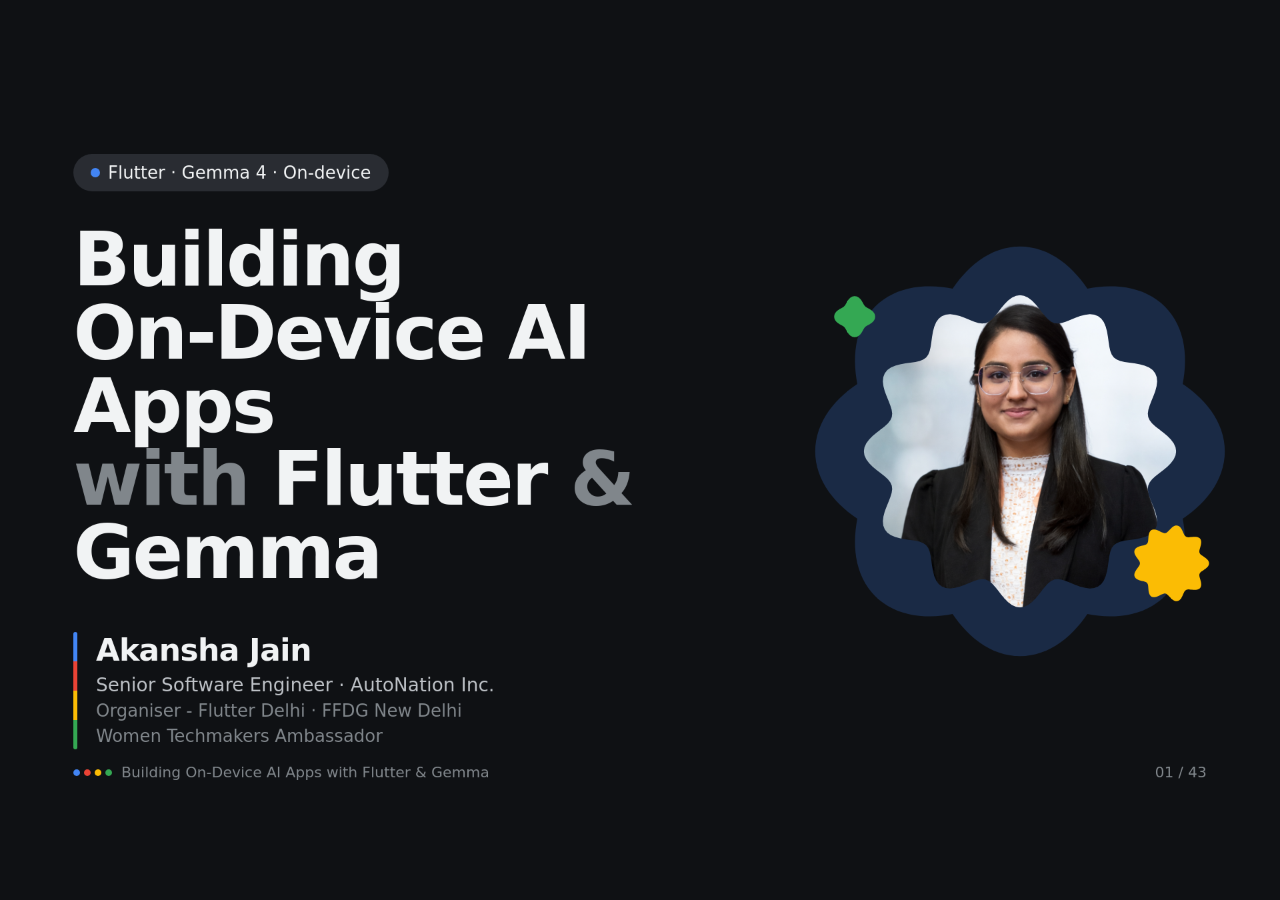
<file: talks/on-device-ai/index-full.html>
<!DOCTYPE html>
<html lang="en">
<head>
<meta charset="utf-8">
<meta name="viewport" content="width=device-width, initial-scale=1">
<title>Building On-Device AI Apps with Flutter &amp; Gemma — Akansha Jain</title>
<link rel="icon" type="image/svg+xml" href="favicon.svg">
<link rel="preconnect" href="https://fonts.googleapis.com">
<link rel="preconnect" href="https://fonts.gstatic.com" crossorigin>
<link href="https://fonts.googleapis.com/css2?family=Google+Sans+Flex:opsz,wdth,wght,ROND@6..144,25..151,1..1000,0..100&family=Google+Sans+Code:wght@300..800&display=swap" rel="stylesheet">
<script src="deck-stage.js"></script>
<script type="application/json" id="speaker-notes">
[
 "(Keep this under 30 seconds.) Hi everyone, I'm Akansha. I'm a senior software engineer at AutoNation, and I help organise Flutter Delhi and FFDG New Delhi. In the next half hour we'll look at AI apps where the model runs on the phone itself, with no server involved. I'll show you a working app, walk you through the code, and tell you about the things that broke while I was building it.",
 "Think about any AI feature you've built or used recently. Most of them work the same way. Your app sends whatever the user typed, photographed or recorded over the network to a model running on someone else's GPU, and the answer comes back the same way. (Point at the arrows.) That round trip is what I want to question today.",
 "(One line per card, don't read them out.) That trip to the server costs you in four ways. Latency: the user waits for the network before they see anything. Cost: you pay per token, so the more people use the feature, the bigger the bill. Privacy: whatever the user shared has left their phone. And availability: with no signal, the feature just doesn't work. (Optional) Quick show of hands, who has shipped a feature that stopped working the moment someone went offline?",
 "(Say it slowly, then pause for about three seconds.) So what if the model lived inside your app? (The circle around \"inside\" is the edge of the device. It shows up again on the architecture slide.)",
 "Take the network out, and those same four problems turn around. The answer starts right away, because nothing has to travel anywhere. There's no per-token bill, because the model runs on the user's own device. The data stays on the phone, and that's down to how the app is built, not a line in a privacy policy. And it works offline. It isn't free, though. You pay in download size, memory and battery, and I'll come back to those tradeoffs later.",
 "So which model can actually run inside an app? Let me introduce Gemma.",
 "Google has two model families that come out of the same research. Gemini is the frontier family: you call it through an API, it runs on Google's servers, and you pay for usage. Gemma is the open family: you download the model itself and run it wherever you like, including on a phone. So the question isn't which one is better. It's where the model needs to run for the feature you're building.",
 "(Go quickly through the first four.) Gemma 1 came out in February 2024, then Gemma 2, then Gemma 3 with image input, and Gemma 3n, which was built for phones and added audio. (Slow down here.) Gemma 4 arrived in April 2026 with native function calling, which you'll see in the demo. And if you ship commercial apps, this part matters: Gemma 4 is the first Gemma released under Apache 2.0. Earlier versions used Google's Gemma Terms of Use. (If someone asks: Gemma 3n had a preview in May 2025 and its full release on June 26, 2025.)",
 "Gemma 4 comes in five sizes today. (There were four at launch in April. The 12B was added later.) The two on the left, E2B and E4B, are meant for phones, laptops and browsers. They have a 128K-token context and accept text, images and audio. The E stands for \"effective\". Per-Layer Embeddings keep their working memory close to that of a much smaller model. We're using E2B. (Don't spend long on the right-hand column.)",
 "Five terms, and you'll be able to follow the rest of the talk. Parameters are the numbers the model learns during training. You'll also hear them called weights. Tokens are the small chunks of text it reads and writes. Context is how many tokens it can keep in mind at once. E2B supports 128K, but the on-device build we use supports up to 32K, which matters when you plan a feature. Quantization means storing the weights with fewer bits. Our file mixes 2-, 4- and 8-bit weights and comes to about 2.6 GB. And inference is simply running the model to get an answer.",
 "(Step forward for this one.) In 2024, the smallest Gemma could only read text. Today, Gemma 4 E2B, the model in my demo, has 2.3 billion effective parameters, and it runs on a phone. It understands text, images and audio, and it was pre-trained on more than 140 languages. (Pause.) And it's quick. On an iPhone 17 Pro it starts replying in about a third of a second and writes 56.5 tokens a second. A token is a small piece of a word, so that's much faster than anyone can read. (Point at the cards.) You get similar speeds on a recent Android flagship, and an M4 Max MacBook Pro is nearly three times faster. These are Google's published numbers from the model card, so your own app will vary. (If asked about languages: Google says 35+ languages work out of the box, and it was pre-trained on 140+.)",
 "So the model exists and it's fast enough. Who actually needs it on the device? Four examples, and the right-hand side is the reason each one cannot simply call an API. Healthcare: summarising a consultation while it happens, because patient notes are not allowed to reach someone else's server. Field work: the technician is in a basement, on a rig, on a plane — there is no signal where the work is. Banking: reading an ID or a claim form from a photo, where the document never has to leave the customer's phone. Accessibility: describing what the camera is pointed at, which has to answer in the moment, on any connection. (Then move straight on to how it works.)",
 "So how does a Flutter app actually run this?",
 "Here's the whole stack, and all of it lives on the device. At the top is your Flutter app. Below it is flutter_edge_ai, the package you add, which handles models, chats and downloads. Then the LiteRT-LM engine package, which talks to the runtime through dart:ffi. Then LiteRT-LM itself, Google's runtime that also powers on-device AI in Chrome, Chromebook Plus and Pixel Watch. And at the bottom, the hardware. The good news is that you only write the top layer.",
 "flutter_edge_ai is a small core plus a set of optional packages. The green ones are what the demo uses: the core, the LiteRT-LM engine and speech. Every engine brings its own native libraries, so this keeps your app from shipping code it never uses. One warning from experience: the core doesn't register an engine by itself. If you forget to add one, everything compiles, and then it fails the first time you load a model. (If someone asks why they remember a different name: this package used to be called flutter_gemma. Same package, same author, renamed — and `dart fix --apply` renames the old symbols in your code.)",
 "Pick the file format before anything else. The demo uses .litertlm, LiteRT-LM's own format, and one file covers Android, iOS and desktop — the same download runs on all of them. The older .task format is MediaPipe's. It works on phones, but it will not load on macOS, Windows or Linux at all, and that matters more than it sounds: it means you cannot develop against it on your own laptop. (Don't read the ticks out. Point at the one red cross.)",
 "One more thing before the demo. Everything I am about to show runs Gemma 4, but the package is not a Gemma package. (Point at the three columns.) If you need tiny, there is SmolLM at 135 MB or LFM2.5 at 168 MB, and FunctionGemma at 284 MB, which exists only to call your functions. If you need reasoning or tools, Qwen3 0.6B is 586 MB and streams its thinking, and DeepSeek R1 does the same. If you need to look at images, there are three vision models starting at 360 MB. (Point at the yellow card.) Or you skip the download entirely and use the model already in the operating system — Gemini Nano, Apple Foundation Models, Phi Silica — with the catch that it is a different model on each platform and the user can turn it off. (Last card.) Switching is the file you install and the ModelType you pass. The rest of the code does not change. Sizes are from the package's model catalogue.",
 "(Move to the centre of the stage.) That's enough slides. Let me show you the app.",
 "Here's what I built: one Flutter app, one Gemma 4 E2B model, and four things it can do. (Just name them. Each one gets its own clip next.) Vision, thinking, function calling and voice.",
 "(Talk over the clip.) I attach a photo and ask what's in it. The image never leaves the laptop, because Gemma 4 E2B can understand images by itself, and the answer streams in as it's written. (If asked about the \"2× speed\" badge: attaching the photo and typing are sped up so the clip fits. The answer itself plays at real speed.)",
 "This one is a trick question. Most people say 0.10, but the answer is 0.05. (Expand the reasoning.) You can watch it work through the maths before it answers. The package gives you this as a separate ThinkingResponse, so you decide how to show it in your UI. (If it gets it wrong live:) And this is exactly why showing the reasoning helps, because you can see where it went wrong.",
 "This is the feature that turns a chatbot into something genuinely useful. (Point at the tool bubbles.) The model decided to call add_task, which is an ordinary Dart function in my app. Then it called list_tasks to read the list back, and only after that did it answer. The model picked the tools and the order. My code just ran them.",
 "(Check the room audio before you move to this slide.) This runs twice, and nothing in it is sped up. The first time, three models take a turn: Whisper Tiny writes down what I said, Gemma 4 answers, Inflect-Nano speaks it — watch the transcript appear before the answer does. Then I flip the switch and ask the same thing again. Gemma takes the recording itself, the Transcribe step is struck out, and there is no transcript at all, just the answer. Two models instead of three. None of it touches the cloud.",
 "(Slow down. This is the moment the whole talk builds up to.) Watch the Wi-Fi icon. (Turn it off.) There's no network at all now. Same prompt, same speed. (Wait a couple of seconds after the answer appears.) And that's really the whole point of this talk.",
 "Before the code, here is what was actually running. Three models, and each one does one job. Whisper Tiny, 151 MB, turns my voice into text — it listens in thirty-second windows, which is why the app stops recording at twenty-five seconds. Gemma 4 E2B, 2.6 GB, is the one doing the thinking in every demo you just saw: text, images and audio in, the answer out. Audio is the newer part — Gemma 4 can answer the recording itself, with no transcription step, and then Whisper is not in the loop at all. Inflect-Nano, 36 MB, turns the answer back into speech — English only, and fast enough that the conversation doesn't stall. (Last line.) About 2.8 GB in total, downloaded once, and after that nothing leaves the device. Now let me show you the code that installs them.",
 "Now let's look at the code. Everything on the next few slides uses the current flutter_edge_ai API, and it's the same code that's running in the app you just saw.",
 "You need two packages: the core and the LiteRT-LM engine. Then there's one call in main, where you initialize flutter_edge_ai and give it the engine. (Point at the highlighted lines.) This is the big 1.0 change, and if you leave it out, the app still compiles. You'll also need Flutter 3.44 or newer. And notice what's gone: the last version of this talk needed a Hugging Face token and a .env file. The Gemma 4 build we use is public, so you don't need either anymore.",
 "There are three calls here. installModel downloads the model once, about 2.6 GB, and if the file is already on the device it just marks the model as active. getActiveModel loads it onto the GPU, and createChat starts a conversation. One thing people often mix up: maxTokens is the context window, not the length of the reply. If you want to limit the reply, use maxOutputTokens. (Point at the yellow lines.) Get either of these wrong and the app still compiles, so it's easy to lose a day. I'll come back to them.",
 "First you add the message, then you loop over the response stream. Text tokens build up the answer and thinking tokens build up the reasoning, which is what you saw in the thinking demo. ModelResponse is a sealed class, so the compiler makes you handle every case. And sending an image is just a different kind of message: withImage instead of text.",
 "This has two parts. On the left, you describe the tool: a name, a description and a JSON Schema for its arguments. On the right, generateChatResponseWithTools runs the whole loop for you. You give it one callback, onToolCall, which runs your Dart code and returns a map. The lesson I learned the hard way: don't throw from a tool. A thrown exception ends the stream. Return an error map instead, and the model can read it and apologise or try again.",
 "Most talks only show you the happy path. These are the things that actually broke while I was building this app, so they don't break for you.",
 "When I built this demo, two settings caught me out. (Point at modelType.) The first is modelType. It doesn't pick the model; the model is the file you download. It tells flutter_edge_ai how to talk to that file. Gemma 4 has its own format, with a built-in way to call tools. If you don't pass ModelType.gemma4 when you open a chat, flutter_edge_ai falls back to gemmaIt, the setting for older Gemma models. Chat still works, but your tools get pasted into the prompt as plain text, and tool calls can come back as raw JSON instead of running your code. So pass gemma4 when you install the model and when you open the chat. (Point at fileType.) The second is fileType. It decides which engine opens the model: LiteRT-LM for .litertlm files, MediaPipe for .task files. flutter_edge_ai doesn't look at the file name, and the default is .task, so if you leave it out your model doesn't load. Neither mistake gives you a compile error. You only find out when you run the app. (If asked: IT in gemmaIt means instruction-tuned, the chat version of a model.)",
 "openChat gives you separate sessions on one loaded model, so I used it to give every screen its own conversation. Text worked perfectly, and then the first image failed. (Read the error on the right.) On the .litertlm engine, those extra sessions have their history replayed as text whenever the engine switches between them, so they can't hold images. createChat uses the main session, and images work fine there. The fix was changing one method name. (If you want the longer version: this came back. Months later the voice loop started handing Gemma the recording instead of a transcript, and the same error appeared on a screen that had worked all along — read the message again and it says image *or audio*.)",
 "My first voice turns kept getting cut off mid-sentence, and nothing anywhere said why. (Point at the 5s card.) Speech-to-text models are exported with one fixed window. Moonshine Tiny's is five seconds — it is literally in the filename — and anything past it is thrown away silently. (Point at 30s.) Whisper Tiny gives you thirty seconds, which is what makes a real conversational turn possible, so that is what the demo uses. (Point at the third card.) I cap the recorder at twenty-five seconds and show a countdown, so nobody runs past the window. Shorter audio is padded, so stopping early costs nothing. (If asked: the same applies to whichever model you pick — check the window it was exported with.)",
 "(Read the reply out loud, then point at ソース.) That word is Japanese for \"source\", right in the middle of an English sentence. These models know many languages, and with loose sampling the Japanese word can win over the English one. What helped was tighter sampling, telling the model which language to use, and, for speech, removing characters the English voice can't pronounce. To be honest, it's rarer now, but it still happens. It's a small model.",
 "And this is not hypothetical. Pixel Recorder summarises your recording with Gemini Nano, and Google says it works with no internet connection. Apple Intelligence rewrites and summarises on a three-billion-parameter model running on the phone. Chrome ships Gemini Nano inside the browser, reachable from JavaScript. And the last one is my favourite: Google AI Edge Gallery is on the Play Store and the App Store, and it runs the same Gemma 4 E2B you watched in my demo. (If someone asks which devices or versions: availability moves between releases — point them at the platform release notes.)",
 "I don't want you to leave thinking cloud AI is finished. On-device wins on privacy, working offline and cost at scale. The cloud wins on the hardest reasoning, keeping your app small, and reaching every device, because on-device needs capable hardware and a download of a few gigabytes. Most real apps will use both: summarise, classify and draft on the device, and send the really hard questions to Gemini.",
 "(People will take photos of this slide, so keep moving.) You need Flutter 3.44 or newer. Add two packages and register the engine. Then the platform setup: iOS 15, minSdk 30 and arm64 on Android, and on macOS, 14 or newer — Swift Package Manager brings the GPU libraries in, so there is nothing to wire up by hand any more. flutteredge.ai has the exact snippets. Install the model, no token needed. And then turn off your Wi-Fi.",
 "(Give people a few seconds to scan.) If you want to build this yourself, I've written a codelab. It's 16 steps, about 90 minutes, and it takes you from an empty Flutter project to streaming chat, vision, reasoning and tool calling with Gemma 4 E2B, including the setup for Android, iOS and macOS. No token and no server needed.",
 "(Leave this up for at least ten seconds so people can scan the codes.) Here's the demo app, the package, the docs, the exact model file I used, and my article on why I think on-device AI changes mobile architecture.",
 "(Stand still. Say the first line, pause, then say the second one slowly. Don't add anything after it.)",
 "Thank you so much. (Point at the QR codes.) That's my website and my LinkedIn. I'm always happy to chat about Flutter, Gemma, or whatever you're building.",
 "(Keep a couple of questions ready in case the room is quiet.) A common one is how big the app gets. The model isn't bundled with the app. It downloads once, the first time you open it. Another is about older phones. E2B needs a fair amount of memory, so on low-end devices you can fall back to the cloud."
]
</script>
<!--
  Design tokens and shared components live at the top of the <style> block.
  Demo recordings are expected in assets/demo/ — each window shows the exact
  filename and what to record until the file exists.
-->
<style>
/* ==========================================================================
   Building On-Device AI Apps with Flutter & Gemma — design system

   Direction: Google, specifically Material 3 Expressive. Google Sans Flex for
   everything set in type, Google Sans Code for code. Google's four brand
   colours are used SEMANTICALLY — each maps to one idea (a benefit, a demo
   capability) and holds that meaning for the whole talk — never as random
   decoration. Section breaks are bold colour fields; content slides sit on a
   dark neutral so demo video, code and device frames carry the contrast.

   Canvas: 1920 × 1080, scaled by deck-stage.js.
   ========================================================================== */

:root {
  /* Neutrals — Google's grey ramp, dark scheme */
  --bg:        #0F1114;
  --surface:   #17191D;
  --surface-2: #1F2227;
  --surface-3: #292C32;
  --outline:   rgba(232, 234, 237, 0.10);
  --outline-2: rgba(232, 234, 237, 0.18);
  --ink:       #F1F3F4;
  --ink-2:     #BDC1C6;
  --ink-3:     #80868B;

  /* Google brand colours, plus their dark-scheme tonal variants */
  --blue:   #4285F4; --blue-hi:   #8AB4F8; --blue-lo:   #1A2A45; --blue-field:   #1A73E8;
  --red:    #EA4335; --red-hi:    #F28B82; --red-lo:    #3B1F1D; --red-field:    #D93025;
  --yellow: #FBBC04; --yellow-hi: #FDD663; --yellow-lo: #3A3116; --yellow-field: #F9AB00;
  --green:  #34A853; --green-hi:  #81C995; --green-lo:  #1A3223; --green-field:  #188038;
  --purple-hi: #C58AF9;

  --r-sm: 20px; --r-md: 32px; --r-lg: 48px; --r-xl: 72px; --r-pill: 999px;

  --font: 'Google Sans Flex', 'Google Sans', system-ui, sans-serif;
  --mono: 'Google Sans Code', ui-monospace, 'SF Mono', Menlo, monospace;
}

* { box-sizing: border-box; }
html, body { margin: 0; background: #000; }
deck-stage { background: var(--bg); }

section {
  background: var(--bg);
  color: var(--ink);
  font-family: var(--font);
  font-optical-sizing: auto;
  -webkit-font-smoothing: antialiased;
  overflow: hidden;
  position: relative;
}

/* ---------- Layout ---------- */
.pad    { position: absolute; inset: 0; padding: 92px 110px 110px; display: flex; flex-direction: column; }
.center { justify-content: center; }
.row    { display: flex; gap: 72px; }
.grow   { flex: 1; min-width: 0; }
.stack  { display: flex; flex-direction: column; }

/* ---------- Type ---------- */
.kicker {
  font-size: 30px; font-weight: 500; letter-spacing: -0.005em;
  color: var(--ink-3); margin: 0 0 22px;
  display: flex; align-items: center; gap: 16px;
}
.kicker .tag { color: var(--ink); }
.d1 { font-size: 184px; line-height: .9;  font-weight: 700; letter-spacing: -0.028em; margin: 0; font-variation-settings: "wdth" 100, "ROND" 100; }
.d2 { font-size: 132px; line-height: .94; font-weight: 700; letter-spacing: -0.026em;  margin: 0; font-variation-settings: "ROND" 100; }
.h1 { font-size: 88px;  line-height: 1;   font-weight: 650; letter-spacing: -0.022em; margin: 0; font-variation-settings: "ROND" 60; }
.h2 { font-size: 64px;  line-height: 1.04; font-weight: 600; letter-spacing: -0.025em; margin: 0; }
.h3 { font-size: 44px;  line-height: 1.12; font-weight: 600; letter-spacing: -0.015em; margin: 0; }
.lead { font-size: 40px; line-height: 1.34; font-weight: 400; color: var(--ink-2); margin: 0; letter-spacing: -0.01em; }
.body { font-size: 30px; line-height: 1.45; font-weight: 400; color: var(--ink-2); margin: 0; }
.small { font-size: 24px; line-height: 1.45; color: var(--ink-3); margin: 0; }
.dim  { color: var(--ink-3); }
.ink  { color: var(--ink); }
.nowrap { white-space: nowrap; }
code, .code-inline { font-family: var(--mono); font-size: .88em; }
.code-inline { background: var(--surface-3); padding: .06em .32em; border-radius: 10px; color: var(--ink); }

.c-blue   { color: var(--blue-hi); }
.c-red    { color: var(--red-hi); }
.c-yellow { color: var(--yellow-hi); }
.c-green  { color: var(--green-hi); }

/* ---------- Footer: four-colour mark + talk name + page ---------- */
.foot {
  position: absolute; left: 110px; right: 110px; bottom: 44px;
  display: flex; align-items: center; justify-content: space-between;
  font-size: 22px; color: var(--ink-3); font-weight: 500;
}
.foot .mark { display: flex; align-items: center; gap: 14px; }
.g4 { display: inline-flex; gap: 6px; }
.g4 i { width: 10px; height: 10px; border-radius: 50%; display: block; }
.g4 i:nth-child(1) { background: var(--blue); }
.g4 i:nth-child(2) { background: var(--red); }
.g4 i:nth-child(3) { background: var(--yellow); }
.g4 i:nth-child(4) { background: var(--green); }
.foot .pg { font-variant-numeric: tabular-nums; }

/* ---------- Surfaces ---------- */
.card {
  background: var(--surface); border-radius: var(--r-lg);
  padding: 48px; position: relative; overflow: hidden;
}
.card.tight { padding: 36px 40px; }
.card.outline { background: transparent; box-shadow: inset 0 0 0 2px var(--outline-2); }
.tonal-blue   { background: var(--blue-lo); }
.tonal-red    { background: var(--red-lo); }
.tonal-yellow { background: var(--yellow-lo); }
.tonal-green  { background: var(--green-lo); }

.chip {
  display: inline-flex; align-items: center; gap: 12px;
  height: 56px; padding: 0 26px; border-radius: var(--r-pill);
  font-size: 26px; font-weight: 500; background: var(--surface-3); color: var(--ink);
}
.chip .dot { width: 14px; height: 14px; border-radius: 50%; }

.icon-tile {
  width: 104px; height: 104px; border-radius: 34px;
  display: grid; place-items: center; flex-shrink: 0;
}
.icon-tile svg { width: 54px; height: 54px; }

/* ---------- Colour-field section slides ---------- */
section.field { color: #fff; }
section.field.blue   { background: var(--blue-field); }
section.field.red    { background: var(--red-field); }
section.field.green  { background: var(--green-field); }
section.field.yellow { background: var(--yellow-field); color: #202124; }
section.field .foot { color: rgba(255,255,255,.72); }
section.field.yellow .foot { color: rgba(32,33,36,.66); }
section.field .num {
  font-size: 34px; font-weight: 600; letter-spacing: .01em;
  display: inline-flex; align-items: center; justify-content: center;
  height: 72px; min-width: 72px; padding: 0 24px; border-radius: var(--r-pill);
  background: rgba(255,255,255,.18);
}
section.field.yellow .num { background: rgba(32,33,36,.12); }
.field-shape { position: absolute; pointer-events: none; }
.field-shape svg { width: 100%; height: 100%; display: block; }

/* ---------- Code ---------- */
.code {
  background: #0A0B0D; border-radius: var(--r-md);
  box-shadow: inset 0 0 0 2px var(--outline);
  font-family: var(--mono); font-size: 24px; line-height: 1.5;
  color: #E8EAED; padding: 36px 44px; margin: 0; white-space: pre;
  overflow: hidden; position: relative;
}
.code .file {
  display: flex; align-items: center; gap: 14px;
  font-family: var(--font); font-size: 22px; color: var(--ink-3);
  margin: -4px 0 16px; font-weight: 500;
}
.code .file::before { content: ""; width: 12px; height: 12px; border-radius: 4px; background: var(--blue); }
.k  { color: #8AB4F8; }            /* keyword  */
.s  { color: #81C995; }            /* string   */
.n  { color: #FDD663; }            /* number   */
.t  { color: #F28B82; }            /* type     */
.f  { color: #C58AF9; }            /* function */
.cm { color: #80868B; font-style: italic; }
/* Full-width highlight rows: inline-block spanning the padded code box, so a
   multi-line highlight is one even band instead of per-line text slivers. */
.hl, .hl-y { display: inline-block; width: calc(100% + 88px); margin: 0 -44px; padding: 0 44px; }
.hl   { background: rgba(138,180,248,.14); box-shadow: inset 5px 0 0 #8AB4F8; }
.hl-y { background: rgba(253,214,99,.13);  box-shadow: inset 5px 0 0 #FDD663; }

/* ---------- Device window (the demo runs as a macOS app) ---------- */
.window {
  border-radius: 26px; overflow: hidden; background: #0A0A0F;
  box-shadow: 0 0 0 2px var(--outline-2), 0 40px 90px rgba(0,0,0,.55);
  display: flex; flex-direction: column;
}
.window .bar {
  height: 52px; flex-shrink: 0; display: flex; align-items: center; gap: 10px;
  padding: 0 20px; background: #1C1E22; position: relative;
}
.window .bar i { width: 15px; height: 15px; border-radius: 50%; display: block; }
.window .bar i:nth-child(1) { background: #FF5F57; }
.window .bar i:nth-child(2) { background: #FEBC2E; }
.window .bar i:nth-child(3) { background: #28C840; }
.window .bar span {
  position: absolute; left: 0; right: 0; text-align: center; pointer-events: none;
  font-size: 18px; color: var(--ink-3); font-weight: 500;
}
.window .screen { position: relative; flex: 1; background: #0A0A0F; }
/* contain, not cover: cropping a chat UI hides the very thing being demoed */
.window video, .window img { position: absolute; inset: 0; width: 100%; height: 100%; object-fit: contain; display: block; }

/* Shown until the recording exists — tells you exactly what to capture. */
.asset-needed {
  position: absolute; inset: 0; display: none; flex-direction: column;
  align-items: center; justify-content: center; gap: 18px; padding: 48px;
  text-align: center;
  background:
    repeating-linear-gradient(135deg, rgba(255,255,255,.025) 0 18px, transparent 18px 36px),
    #121418;
}
.asset-needed.show { display: flex; }
.asset-needed b { font-size: 30px; font-weight: 600; color: var(--ink); }
.asset-needed code { font-size: 22px; color: var(--yellow-hi); background: var(--surface-3); padding: 6px 14px; border-radius: 10px; }
.asset-needed p { font-size: 22px; line-height: 1.45; color: var(--ink-3); margin: 0; max-width: 560px; }

/* ---------- MacBook mockup for the demo recordings ---------- */
.mac { width: 1040px; position: relative; flex-shrink: 0; }
.mac-lid {
  width: 966px; margin: 0 auto; padding: 14px 14px 20px;
  background: #0c0d0f; border-radius: 34px 34px 12px 12px;
  box-shadow: 0 0 0 2px #3b3e44, inset 0 0 0 1px #1b1c1f, 0 60px 120px rgba(0,0,0,.55);
}
.mac-screen { position: relative; aspect-ratio: 16 / 10; border-radius: 18px 18px 5px 5px; overflow: hidden; background: #000; }
.mac-notch {
  position: absolute; top: 0; left: 50%; width: 124px; height: 20px; margin-left: -62px;
  background: #0c0d0f; border-radius: 0 0 13px 13px; z-index: 6;
}
.mac-base {
  width: 1040px; height: 22px; margin: -1px auto 0; position: relative;
  background: linear-gradient(#63666c, #3a3c41 45%, #1d1e21);
  border-radius: 3px 3px 28px 28px / 3px 3px 20px 20px;
  box-shadow: inset 0 1px 0 rgba(255,255,255,.28);
}
.mac-lip {
  position: absolute; top: 0; left: 50%; width: 190px; height: 9px; margin-left: -95px;
  background: linear-gradient(#26272b, #45474c); border-radius: 0 0 14px 14px;
}
.mac-full, .mac-desktop { position: absolute; inset: 0; }
.mac-full video { position: absolute; inset: 0; width: 100%; height: 100%; object-fit: cover; display: block; }
.mac-desktop {
  background:
    radial-gradient(60% 70% at 18% 110%, rgba(66,133,244,.55), transparent 70%),
    radial-gradient(55% 60% at 92% -10%, rgba(161,66,244,.45), transparent 70%),
    radial-gradient(40% 45% at 70% 95%, rgba(52,168,83,.25), transparent 70%),
    linear-gradient(160deg, #10131c, #07080c);
}
.mac-menubar {
  position: absolute; top: 0; left: 0; right: 0; height: 20px; z-index: 2;
  display: flex; align-items: center; gap: 15px; padding: 0 16px;
  font-size: 10.5px; color: rgba(255,255,255,.9); background: rgba(8,10,16,.42);
  font-family: -apple-system, "Google Sans Flex", system-ui, sans-serif; letter-spacing: 0;
}
.mac-menubar b { font-weight: 700; }
.mac-status { margin-left: auto; display: flex; align-items: center; gap: 12px; font-style: normal; }
.mac-batt { width: 20px; height: 9px; border-radius: 3px; box-shadow: inset 0 0 0 1.2px rgba(255,255,255,.85); position: relative; display: block; }
.mac-batt::after { content: ""; position: absolute; left: 2px; top: 2px; bottom: 2px; width: 11px; border-radius: 1px; background: rgba(255,255,255,.85); }
.mac-cc { width: 13px; height: 9px; display: block; border-top: 2px solid rgba(255,255,255,.85); border-bottom: 2px solid rgba(255,255,255,.85); box-sizing: border-box; }
.mac-app {
  position: absolute; top: 36px; bottom: 22px; left: 50%; transform: translateX(-50%);
  border-radius: 10px; overflow: hidden; background: #0A0A0F;
  box-shadow: 0 0 0 1px rgba(255,255,255,.14), 0 28px 70px rgba(0,0,0,.65);
}
.mac-app video { position: absolute; inset: 0; width: 100%; height: 100%; object-fit: cover; display: block; }
.mac .asset-needed { gap: 12px; padding: 30px; }
.mac .asset-needed b { font-size: 24px; }
.mac .asset-needed code { font-size: 17px; }
.mac .asset-needed p { font-size: 17px; }

/* Large MacBook for the full-slide demo layout */
.mac.lg { width: 1480px; }
.mac.lg .mac-lid { width: 1380px; padding: 16px 16px 22px; border-radius: 40px 40px 14px 14px; }
.mac.lg .mac-screen { border-radius: 22px 22px 6px 6px; }
.mac.lg .mac-notch { width: 150px; height: 24px; margin-left: -75px; border-radius: 0 0 15px 15px; }
.mac.lg .mac-base { width: 1480px; height: 26px; }
.mac.lg .mac-lip { width: 230px; height: 10px; margin-left: -115px; }
.mac.lg .mac-menubar { height: 26px; font-size: 13px; gap: 18px; padding: 0 20px; }
.mac.lg .mac-app { top: 34px; bottom: 10px; border-radius: 12px; }

/* ---------- Demo slides: header row + large MacBook ---------- */
.demo-stage { position: absolute; inset: 0; padding: 34px 110px 12px; display: flex; flex-direction: column; align-items: center; }
.demo-head { width: 100%; height: 96px; flex-shrink: 0; display: flex; align-items: center; gap: 22px; }
.demo-titles { display: flex; flex-direction: column; gap: 4px; }
.demo-titles .kicker { font-size: 24px; margin: 0; }
.demo-title { margin: 0; font-size: 54px; line-height: 1.02; font-weight: 650; letter-spacing: -0.02em; white-space: nowrap; font-variation-settings: "ROND" 60; }
.demo-prompt { margin-left: auto; max-width: 780px; border-radius: 24px; padding: 14px 28px; }
.demo-prompt .small { font-size: 18px; }
.demo-prompt-text { font-size: 24px; line-height: 1.3; color: var(--ink); margin-top: 2px; }
.demo-mac { flex: 1; width: 100%; display: flex; align-items: flex-end; justify-content: center; }

/* ---------- Entrance motion (replays on every visit) ---------- */
@keyframes rise { from { opacity: 0; transform: translateY(26px); } to { opacity: 1; transform: none; } }
@keyframes pop  { from { opacity: 0; transform: scale(.94); } to { opacity: 1; transform: none; } }
@keyframes spin { to { transform: rotate(360deg); } }
section[data-deck-active] .r  { animation: rise .6s cubic-bezier(.2,.8,.2,1) both; }
section[data-deck-active] .p  { animation: pop  .7s cubic-bezier(.2,.8,.2,1) both; }
section[data-deck-active] .d1s { animation-delay: .08s; }
section[data-deck-active] .d2s { animation-delay: .16s; }
section[data-deck-active] .d3s { animation-delay: .24s; }
section[data-deck-active] .d4s { animation-delay: .32s; }
section[data-deck-active] .d5s { animation-delay: .40s; }
section[data-deck-active] .d6s { animation-delay: .48s; }
section[data-deck-active] .spin { animation: spin 60s linear infinite; }
@media print { section .r, section .p { animation: none !important; } }
@media (prefers-reduced-motion: reduce) { section .r, section .p, section .spin { animation: none !important; } }

</style>
</head>
<body>
<svg width="0" height="0" style="position:absolute" aria-hidden="true"><symbol id="sh-cookie12" viewBox="0 0 100 100"><path d="M98.00,50.00 L97.81,51.25 L97.25,52.48 L96.37,53.65 L95.26,54.76 L94.02,55.80 L92.75,56.77 L91.58,57.71 L90.58,58.63 L89.84,59.57 L89.41,60.56 L89.29,61.64 L89.46,62.82 L89.86,64.11 L90.41,65.51 L91.02,66.99 L91.58,68.51 L91.98,70.03 L92.16,71.48 L92.03,72.82 L91.57,74.00 L90.78,74.99 L89.68,75.77 L88.34,76.35 L86.82,76.75 L85.22,77.03 L83.64,77.24 L82.15,77.46 L80.83,77.76 L79.72,78.21 L78.85,78.85 L78.21,79.72 L77.76,80.83 L77.46,82.15 L77.24,83.64 L77.03,85.22 L76.75,86.82 L76.35,88.34 L75.77,89.68 L74.99,90.78 L74.00,91.57 L72.82,92.03 L71.48,92.16 L70.03,91.98 L68.51,91.58 L66.99,91.02 L65.51,90.41 L64.11,89.86 L62.82,89.46 L61.64,89.29 L60.56,89.41 L59.57,89.84 L58.63,90.58 L57.71,91.58 L56.77,92.75 L55.80,94.02 L54.76,95.26 L53.65,96.37 L52.48,97.25 L51.25,97.81 L50.00,98.00 L48.75,97.81 L47.52,97.25 L46.35,96.37 L45.24,95.26 L44.20,94.02 L43.23,92.75 L42.29,91.58 L41.37,90.58 L40.43,89.84 L39.44,89.41 L38.36,89.29 L37.18,89.46 L35.89,89.86 L34.49,90.41 L33.01,91.02 L31.49,91.58 L29.97,91.98 L28.52,92.16 L27.18,92.03 L26.00,91.57 L25.01,90.78 L24.23,89.68 L23.65,88.34 L23.25,86.82 L22.97,85.22 L22.76,83.64 L22.54,82.15 L22.24,80.83 L21.79,79.72 L21.15,78.85 L20.28,78.21 L19.17,77.76 L17.85,77.46 L16.36,77.24 L14.78,77.03 L13.18,76.75 L11.66,76.35 L10.32,75.77 L9.22,74.99 L8.43,74.00 L7.97,72.82 L7.84,71.48 L8.02,70.03 L8.42,68.51 L8.98,66.99 L9.59,65.51 L10.14,64.11 L10.54,62.82 L10.71,61.64 L10.59,60.56 L10.16,59.57 L9.42,58.63 L8.42,57.71 L7.25,56.77 L5.98,55.80 L4.74,54.76 L3.63,53.65 L2.75,52.48 L2.19,51.25 L2.00,50.00 L2.19,48.75 L2.75,47.52 L3.63,46.35 L4.74,45.24 L5.98,44.20 L7.25,43.23 L8.42,42.29 L9.42,41.37 L10.16,40.43 L10.59,39.44 L10.71,38.36 L10.54,37.18 L10.14,35.89 L9.59,34.49 L8.98,33.01 L8.42,31.49 L8.02,29.97 L7.84,28.52 L7.97,27.18 L8.43,26.00 L9.22,25.01 L10.32,24.23 L11.66,23.65 L13.18,23.25 L14.78,22.97 L16.36,22.76 L17.85,22.54 L19.17,22.24 L20.28,21.79 L21.15,21.15 L21.79,20.28 L22.24,19.17 L22.54,17.85 L22.76,16.36 L22.97,14.78 L23.25,13.18 L23.65,11.66 L24.23,10.32 L25.01,9.22 L26.00,8.43 L27.18,7.97 L28.52,7.84 L29.97,8.02 L31.49,8.42 L33.01,8.98 L34.49,9.59 L35.89,10.14 L37.18,10.54 L38.36,10.71 L39.44,10.59 L40.43,10.16 L41.37,9.42 L42.29,8.42 L43.23,7.25 L44.20,5.98 L45.24,4.74 L46.35,3.63 L47.52,2.75 L48.75,2.19 L50.00,2.00 L51.25,2.19 L52.48,2.75 L53.65,3.63 L54.76,4.74 L55.80,5.98 L56.77,7.25 L57.71,8.42 L58.63,9.42 L59.57,10.16 L60.56,10.59 L61.64,10.71 L62.82,10.54 L64.11,10.14 L65.51,9.59 L66.99,8.98 L68.51,8.42 L70.03,8.02 L71.48,7.84 L72.82,7.97 L74.00,8.43 L74.99,9.22 L75.77,10.32 L76.35,11.66 L76.75,13.18 L77.03,14.78 L77.24,16.36 L77.46,17.85 L77.76,19.17 L78.21,20.28 L78.85,21.15 L79.72,21.79 L80.83,22.24 L82.15,22.54 L83.64,22.76 L85.22,22.97 L86.82,23.25 L88.34,23.65 L89.68,24.23 L90.78,25.01 L91.57,26.00 L92.03,27.18 L92.16,28.52 L91.98,29.97 L91.58,31.49 L91.02,33.01 L90.41,34.49 L89.86,35.89 L89.46,37.18 L89.29,38.36 L89.41,39.44 L89.84,40.43 L90.58,41.37 L91.58,42.29 L92.75,43.23 L94.02,44.20 L95.26,45.24 L96.37,46.35 L97.25,47.52 L97.81,48.75 Z"/></symbol><symbol id="sh-cookie9" viewBox="0 0 100 100"><path d="M98.00,50.00 L97.85,51.25 L97.41,52.48 L96.71,53.68 L95.77,54.81 L94.65,55.88 L93.41,56.88 L92.11,57.80 L90.81,58.67 L89.57,59.50 L88.45,60.30 L87.50,61.11 L86.74,61.94 L86.21,62.82 L85.90,63.78 L85.81,64.83 L85.92,65.99 L86.18,67.26 L86.55,68.62 L86.98,70.08 L87.41,71.60 L87.79,73.16 L88.06,74.72 L88.17,76.23 L88.09,77.67 L87.79,79.00 L87.26,80.17 L86.49,81.16 L85.50,81.96 L84.30,82.55 L82.95,82.95 L81.46,83.16 L79.90,83.21 L78.30,83.14 L76.71,82.99 L75.18,82.82 L73.73,82.67 L72.40,82.59 L71.20,82.64 L70.13,82.85 L69.20,83.26 L68.39,83.86 L67.67,84.68 L67.03,85.70 L66.42,86.89 L65.83,88.21 L65.21,89.63 L64.55,91.08 L63.81,92.50 L62.98,93.83 L62.06,95.01 L61.04,95.99 L59.93,96.72 L58.74,97.18 L57.50,97.35 L56.22,97.23 L54.92,96.83 L53.63,96.17 L52.37,95.32 L51.16,94.31 L50.00,93.20 L48.90,92.07 L47.85,90.96 L46.86,89.96 L45.89,89.10 L44.94,88.43 L43.98,87.99 L43.00,87.77 L41.97,87.79 L40.87,88.03 L39.70,88.45 L38.44,89.02 L37.11,89.67 L35.71,90.37 L34.25,91.03 L32.77,91.61 L31.28,92.04 L29.83,92.29 L28.45,92.30 L27.16,92.07 L26.00,91.57 L24.99,90.81 L24.14,89.82 L23.46,88.61 L22.95,87.23 L22.58,85.73 L22.34,84.16 L22.19,82.56 L22.09,81.00 L21.99,79.52 L21.85,78.15 L21.63,76.92 L21.29,75.85 L20.79,74.95 L20.11,74.20 L19.25,73.60 L18.19,73.11 L16.97,72.70 L15.60,72.34 L14.12,71.99 L12.59,71.60 L11.05,71.15 L9.57,70.60 L8.19,69.94 L6.99,69.15 L5.99,68.23 L5.24,67.18 L4.77,66.02 L4.57,64.76 L4.65,63.43 L4.99,62.06 L5.55,60.67 L6.29,59.29 L7.15,57.94 L8.07,56.64 L8.99,55.40 L9.84,54.22 L10.57,53.10 L11.13,52.04 L11.48,51.01 L11.60,50.00 L11.48,48.99 L11.13,47.96 L10.57,46.90 L9.84,45.78 L8.99,44.60 L8.07,43.36 L7.15,42.06 L6.29,40.71 L5.55,39.33 L4.99,37.94 L4.65,36.57 L4.57,35.24 L4.77,33.98 L5.24,32.82 L5.99,31.77 L6.99,30.85 L8.19,30.06 L9.57,29.40 L11.05,28.85 L12.59,28.40 L14.12,28.01 L15.60,27.66 L16.97,27.30 L18.19,26.89 L19.25,26.40 L20.11,25.80 L20.79,25.05 L21.29,24.15 L21.63,23.08 L21.85,21.85 L21.99,20.48 L22.09,19.00 L22.19,17.44 L22.34,15.84 L22.58,14.27 L22.95,12.77 L23.46,11.39 L24.14,10.18 L24.99,9.19 L26.00,8.43 L27.16,7.93 L28.45,7.70 L29.83,7.71 L31.28,7.96 L32.77,8.39 L34.25,8.97 L35.71,9.63 L37.11,10.33 L38.44,10.98 L39.70,11.55 L40.87,11.97 L41.97,12.21 L43.00,12.23 L43.98,12.01 L44.94,11.57 L45.89,10.90 L46.86,10.04 L47.85,9.04 L48.90,7.93 L50.00,6.80 L51.16,5.69 L52.37,4.68 L53.63,3.83 L54.92,3.17 L56.22,2.77 L57.50,2.65 L58.74,2.82 L59.93,3.28 L61.04,4.01 L62.06,4.99 L62.98,6.17 L63.81,7.50 L64.55,8.92 L65.21,10.37 L65.83,11.79 L66.42,13.11 L67.03,14.30 L67.67,15.32 L68.39,16.14 L69.20,16.74 L70.13,17.15 L71.20,17.36 L72.40,17.41 L73.73,17.33 L75.18,17.18 L76.71,17.01 L78.30,16.86 L79.90,16.79 L81.46,16.84 L82.95,17.05 L84.30,17.45 L85.50,18.04 L86.49,18.84 L87.26,19.83 L87.79,21.00 L88.09,22.33 L88.17,23.77 L88.06,25.28 L87.79,26.84 L87.41,28.40 L86.98,29.92 L86.55,31.38 L86.18,32.74 L85.92,34.01 L85.81,35.17 L85.90,36.22 L86.21,37.18 L86.74,38.06 L87.50,38.89 L88.45,39.70 L89.57,40.50 L90.81,41.33 L92.11,42.20 L93.41,43.12 L94.65,44.12 L95.77,45.19 L96.71,46.32 L97.41,47.52 L97.85,48.75 Z"/></symbol><symbol id="sh-cookie4" viewBox="0 0 100 100"><path d="M98.00,50.00 L97.95,51.26 L97.79,52.50 L97.52,53.74 L97.16,54.96 L96.70,56.15 L96.14,57.31 L95.50,58.43 L94.78,59.52 L93.98,60.56 L93.12,61.55 L92.20,62.50 L91.23,63.40 L90.23,64.25 L89.19,65.05 L88.14,65.80 L87.07,66.50 L86.00,67.17 L84.93,67.80 L83.88,68.39 L82.84,68.96 L81.83,69.50 L80.85,70.03 L79.90,70.55 L79.00,71.07 L78.13,71.59 L77.31,72.11 L76.53,72.66 L75.79,73.22 L75.10,73.81 L74.44,74.44 L73.81,75.10 L73.22,75.79 L72.66,76.53 L72.11,77.31 L71.59,78.13 L71.07,79.00 L70.55,79.90 L70.03,80.85 L69.50,81.83 L68.96,82.84 L68.39,83.88 L67.80,84.93 L67.17,86.00 L66.50,87.07 L65.80,88.14 L65.05,89.19 L64.25,90.23 L63.40,91.23 L62.50,92.20 L61.55,93.12 L60.56,93.98 L59.52,94.78 L58.43,95.50 L57.31,96.14 L56.15,96.70 L54.96,97.16 L53.74,97.52 L52.50,97.79 L51.26,97.95 L50.00,98.00 L48.74,97.95 L47.50,97.79 L46.26,97.52 L45.04,97.16 L43.85,96.70 L42.69,96.14 L41.57,95.50 L40.48,94.78 L39.44,93.98 L38.45,93.12 L37.50,92.20 L36.60,91.23 L35.75,90.23 L34.95,89.19 L34.20,88.14 L33.50,87.07 L32.83,86.00 L32.20,84.93 L31.61,83.88 L31.04,82.84 L30.50,81.83 L29.97,80.85 L29.45,79.90 L28.93,79.00 L28.41,78.13 L27.89,77.31 L27.34,76.53 L26.78,75.79 L26.19,75.10 L25.56,74.44 L24.90,73.81 L24.21,73.22 L23.47,72.66 L22.69,72.11 L21.87,71.59 L21.00,71.07 L20.10,70.55 L19.15,70.03 L18.17,69.50 L17.16,68.96 L16.12,68.39 L15.07,67.80 L14.00,67.17 L12.93,66.50 L11.86,65.80 L10.81,65.05 L9.77,64.25 L8.77,63.40 L7.80,62.50 L6.88,61.55 L6.02,60.56 L5.22,59.52 L4.50,58.43 L3.86,57.31 L3.30,56.15 L2.84,54.96 L2.48,53.74 L2.21,52.50 L2.05,51.26 L2.00,50.00 L2.05,48.74 L2.21,47.50 L2.48,46.26 L2.84,45.04 L3.30,43.85 L3.86,42.69 L4.50,41.57 L5.22,40.48 L6.02,39.44 L6.88,38.45 L7.80,37.50 L8.77,36.60 L9.77,35.75 L10.81,34.95 L11.86,34.20 L12.93,33.50 L14.00,32.83 L15.07,32.20 L16.12,31.61 L17.16,31.04 L18.17,30.50 L19.15,29.97 L20.10,29.45 L21.00,28.93 L21.87,28.41 L22.69,27.89 L23.47,27.34 L24.21,26.78 L24.90,26.19 L25.56,25.56 L26.19,24.90 L26.78,24.21 L27.34,23.47 L27.89,22.69 L28.41,21.87 L28.93,21.00 L29.45,20.10 L29.97,19.15 L30.50,18.17 L31.04,17.16 L31.61,16.12 L32.20,15.07 L32.83,14.00 L33.50,12.93 L34.20,11.86 L34.95,10.81 L35.75,9.77 L36.60,8.77 L37.50,7.80 L38.45,6.88 L39.44,6.02 L40.48,5.22 L41.57,4.50 L42.69,3.86 L43.85,3.30 L45.04,2.84 L46.26,2.48 L47.50,2.21 L48.74,2.05 L50.00,2.00 L51.26,2.05 L52.50,2.21 L53.74,2.48 L54.96,2.84 L56.15,3.30 L57.31,3.86 L58.43,4.50 L59.52,5.22 L60.56,6.02 L61.55,6.88 L62.50,7.80 L63.40,8.77 L64.25,9.77 L65.05,10.81 L65.80,11.86 L66.50,12.93 L67.17,14.00 L67.80,15.07 L68.39,16.12 L68.96,17.16 L69.50,18.17 L70.03,19.15 L70.55,20.10 L71.07,21.00 L71.59,21.87 L72.11,22.69 L72.66,23.47 L73.22,24.21 L73.81,24.90 L74.44,25.56 L75.10,26.19 L75.79,26.78 L76.53,27.34 L77.31,27.89 L78.13,28.41 L79.00,28.93 L79.90,29.45 L80.85,29.97 L81.83,30.50 L82.84,31.04 L83.88,31.61 L84.93,32.20 L86.00,32.83 L87.07,33.50 L88.14,34.20 L89.19,34.95 L90.23,35.75 L91.23,36.60 L92.20,37.50 L93.12,38.45 L93.98,39.44 L94.78,40.48 L95.50,41.57 L96.14,42.69 L96.70,43.85 L97.16,45.04 L97.52,46.26 L97.79,47.50 L97.95,48.74 Z"/></symbol><symbol id="sh-clover4" viewBox="0 0 100 100"><path d="M98.00,50.00 L97.96,51.26 L97.86,52.51 L97.68,53.75 L97.42,54.98 L97.10,56.20 L96.71,57.40 L96.26,58.57 L95.73,59.72 L95.15,60.84 L94.50,61.92 L93.80,62.97 L93.04,63.98 L92.22,64.95 L91.36,65.88 L90.45,66.75 L89.50,67.59 L88.51,68.37 L87.48,69.10 L86.42,69.77 L85.33,70.40 L84.22,70.97 L83.09,71.49 L81.94,71.95 L80.78,72.37 L79.61,72.72 L78.44,73.03 L77.26,73.28 L76.09,73.49 L74.92,73.65 L73.76,73.76 L73.65,74.92 L73.49,76.09 L73.28,77.26 L73.03,78.44 L72.72,79.61 L72.37,80.78 L71.95,81.94 L71.49,83.09 L70.97,84.22 L70.40,85.33 L69.77,86.42 L69.10,87.48 L68.37,88.51 L67.59,89.50 L66.75,90.45 L65.88,91.36 L64.95,92.22 L63.98,93.04 L62.97,93.80 L61.92,94.50 L60.84,95.15 L59.72,95.73 L58.57,96.26 L57.40,96.71 L56.20,97.10 L54.98,97.42 L53.75,97.68 L52.51,97.86 L51.26,97.96 L50.00,98.00 L48.74,97.96 L47.49,97.86 L46.25,97.68 L45.02,97.42 L43.80,97.10 L42.60,96.71 L41.43,96.26 L40.28,95.73 L39.16,95.15 L38.08,94.50 L37.03,93.80 L36.02,93.04 L35.05,92.22 L34.12,91.36 L33.25,90.45 L32.41,89.50 L31.63,88.51 L30.90,87.48 L30.23,86.42 L29.60,85.33 L29.03,84.22 L28.51,83.09 L28.05,81.94 L27.63,80.78 L27.28,79.61 L26.97,78.44 L26.72,77.26 L26.51,76.09 L26.35,74.92 L26.24,73.76 L25.08,73.65 L23.91,73.49 L22.74,73.28 L21.56,73.03 L20.39,72.72 L19.22,72.37 L18.06,71.95 L16.91,71.49 L15.78,70.97 L14.67,70.40 L13.58,69.77 L12.52,69.10 L11.49,68.37 L10.50,67.59 L9.55,66.75 L8.64,65.88 L7.78,64.95 L6.96,63.98 L6.20,62.97 L5.50,61.92 L4.85,60.84 L4.27,59.72 L3.74,58.57 L3.29,57.40 L2.90,56.20 L2.58,54.98 L2.32,53.75 L2.14,52.51 L2.04,51.26 L2.00,50.00 L2.04,48.74 L2.14,47.49 L2.32,46.25 L2.58,45.02 L2.90,43.80 L3.29,42.60 L3.74,41.43 L4.27,40.28 L4.85,39.16 L5.50,38.08 L6.20,37.03 L6.96,36.02 L7.78,35.05 L8.64,34.12 L9.55,33.25 L10.50,32.41 L11.49,31.63 L12.52,30.90 L13.58,30.23 L14.67,29.60 L15.78,29.03 L16.91,28.51 L18.06,28.05 L19.22,27.63 L20.39,27.28 L21.56,26.97 L22.74,26.72 L23.91,26.51 L25.08,26.35 L26.24,26.24 L26.35,25.08 L26.51,23.91 L26.72,22.74 L26.97,21.56 L27.28,20.39 L27.63,19.22 L28.05,18.06 L28.51,16.91 L29.03,15.78 L29.60,14.67 L30.23,13.58 L30.90,12.52 L31.63,11.49 L32.41,10.50 L33.25,9.55 L34.12,8.64 L35.05,7.78 L36.02,6.96 L37.03,6.20 L38.08,5.50 L39.16,4.85 L40.28,4.27 L41.43,3.74 L42.60,3.29 L43.80,2.90 L45.02,2.58 L46.25,2.32 L47.49,2.14 L48.74,2.04 L50.00,2.00 L51.26,2.04 L52.51,2.14 L53.75,2.32 L54.98,2.58 L56.20,2.90 L57.40,3.29 L58.57,3.74 L59.72,4.27 L60.84,4.85 L61.92,5.50 L62.97,6.20 L63.98,6.96 L64.95,7.78 L65.88,8.64 L66.75,9.55 L67.59,10.50 L68.37,11.49 L69.10,12.52 L69.77,13.58 L70.40,14.67 L70.97,15.78 L71.49,16.91 L71.95,18.06 L72.37,19.22 L72.72,20.39 L73.03,21.56 L73.28,22.74 L73.49,23.91 L73.65,25.08 L73.76,26.24 L74.92,26.35 L76.09,26.51 L77.26,26.72 L78.44,26.97 L79.61,27.28 L80.78,27.63 L81.94,28.05 L83.09,28.51 L84.22,29.03 L85.33,29.60 L86.42,30.23 L87.48,30.90 L88.51,31.63 L89.50,32.41 L90.45,33.25 L91.36,34.12 L92.22,35.05 L93.04,36.02 L93.80,37.03 L94.50,38.08 L95.15,39.16 L95.73,40.28 L96.26,41.43 L96.71,42.60 L97.10,43.80 L97.42,45.02 L97.68,46.25 L97.86,47.49 L97.96,48.74 Z"/></symbol><symbol id="sh-clover8" viewBox="0 0 100 100"><path d="M98.00,50.00 L97.95,51.26 L97.79,52.50 L97.52,53.74 L97.16,54.96 L96.70,56.15 L96.14,57.31 L95.50,58.43 L94.78,59.52 L93.98,60.56 L93.12,61.55 L92.20,62.50 L91.23,63.40 L90.23,64.25 L89.19,65.05 L88.14,65.80 L88.35,67.08 L88.52,68.37 L88.63,69.68 L88.68,71.00 L88.66,72.32 L88.56,73.63 L88.39,74.93 L88.14,76.21 L87.79,77.46 L87.37,78.67 L86.85,79.84 L86.25,80.96 L85.56,82.02 L84.79,83.02 L83.94,83.94 L83.02,84.79 L82.02,85.56 L80.96,86.25 L79.84,86.85 L78.67,87.37 L77.46,87.79 L76.21,88.14 L74.93,88.39 L73.63,88.56 L72.32,88.66 L71.00,88.68 L69.68,88.63 L68.37,88.52 L67.08,88.35 L65.80,88.14 L65.05,89.19 L64.25,90.23 L63.40,91.23 L62.50,92.20 L61.55,93.12 L60.56,93.98 L59.52,94.78 L58.43,95.50 L57.31,96.14 L56.15,96.70 L54.96,97.16 L53.74,97.52 L52.50,97.79 L51.26,97.95 L50.00,98.00 L48.74,97.95 L47.50,97.79 L46.26,97.52 L45.04,97.16 L43.85,96.70 L42.69,96.14 L41.57,95.50 L40.48,94.78 L39.44,93.98 L38.45,93.12 L37.50,92.20 L36.60,91.23 L35.75,90.23 L34.95,89.19 L34.20,88.14 L32.92,88.35 L31.63,88.52 L30.32,88.63 L29.00,88.68 L27.68,88.66 L26.37,88.56 L25.07,88.39 L23.79,88.14 L22.54,87.79 L21.33,87.37 L20.16,86.85 L19.04,86.25 L17.98,85.56 L16.98,84.79 L16.06,83.94 L15.21,83.02 L14.44,82.02 L13.75,80.96 L13.15,79.84 L12.63,78.67 L12.21,77.46 L11.86,76.21 L11.61,74.93 L11.44,73.63 L11.34,72.32 L11.32,71.00 L11.37,69.68 L11.48,68.37 L11.65,67.08 L11.86,65.80 L10.81,65.05 L9.77,64.25 L8.77,63.40 L7.80,62.50 L6.88,61.55 L6.02,60.56 L5.22,59.52 L4.50,58.43 L3.86,57.31 L3.30,56.15 L2.84,54.96 L2.48,53.74 L2.21,52.50 L2.05,51.26 L2.00,50.00 L2.05,48.74 L2.21,47.50 L2.48,46.26 L2.84,45.04 L3.30,43.85 L3.86,42.69 L4.50,41.57 L5.22,40.48 L6.02,39.44 L6.88,38.45 L7.80,37.50 L8.77,36.60 L9.77,35.75 L10.81,34.95 L11.86,34.20 L11.65,32.92 L11.48,31.63 L11.37,30.32 L11.32,29.00 L11.34,27.68 L11.44,26.37 L11.61,25.07 L11.86,23.79 L12.21,22.54 L12.63,21.33 L13.15,20.16 L13.75,19.04 L14.44,17.98 L15.21,16.98 L16.06,16.06 L16.98,15.21 L17.98,14.44 L19.04,13.75 L20.16,13.15 L21.33,12.63 L22.54,12.21 L23.79,11.86 L25.07,11.61 L26.37,11.44 L27.68,11.34 L29.00,11.32 L30.32,11.37 L31.63,11.48 L32.92,11.65 L34.20,11.86 L34.95,10.81 L35.75,9.77 L36.60,8.77 L37.50,7.80 L38.45,6.88 L39.44,6.02 L40.48,5.22 L41.57,4.50 L42.69,3.86 L43.85,3.30 L45.04,2.84 L46.26,2.48 L47.50,2.21 L48.74,2.05 L50.00,2.00 L51.26,2.05 L52.50,2.21 L53.74,2.48 L54.96,2.84 L56.15,3.30 L57.31,3.86 L58.43,4.50 L59.52,5.22 L60.56,6.02 L61.55,6.88 L62.50,7.80 L63.40,8.77 L64.25,9.77 L65.05,10.81 L65.80,11.86 L67.08,11.65 L68.37,11.48 L69.68,11.37 L71.00,11.32 L72.32,11.34 L73.63,11.44 L74.93,11.61 L76.21,11.86 L77.46,12.21 L78.67,12.63 L79.84,13.15 L80.96,13.75 L82.02,14.44 L83.02,15.21 L83.94,16.06 L84.79,16.98 L85.56,17.98 L86.25,19.04 L86.85,20.16 L87.37,21.33 L87.79,22.54 L88.14,23.79 L88.39,25.07 L88.56,26.37 L88.66,27.68 L88.68,29.00 L88.63,30.32 L88.52,31.63 L88.35,32.92 L88.14,34.20 L89.19,34.95 L90.23,35.75 L91.23,36.60 L92.20,37.50 L93.12,38.45 L93.98,39.44 L94.78,40.48 L95.50,41.57 L96.14,42.69 L96.70,43.85 L97.16,45.04 L97.52,46.26 L97.79,47.50 L97.95,48.74 Z"/></symbol></svg>
<deck-stage width="1920" height="1080">
<section data-label="Title">
<div class="pad" style="padding-top:96px">
  <div class="row" style="flex:1;align-items:center;gap:30px">
    <div class="grow stack" style="justify-content:center;gap:0">
      <div class="r"><span class="chip"><span class="dot" style="background:var(--blue)"></span>Flutter · Gemma 4 · On-device</span></div>
      <h1 class="r d1s" style="font-size:112px;line-height:.98;font-weight:700;letter-spacing:-.028em;margin:48px 0 0;font-variation-settings:'ROND' 100">
        Building<br>On-Device AI Apps<br><span style="color:var(--ink-3)">with</span> Flutter <span style="color:var(--ink-3)">&amp;</span> Gemma
      </h1>
      <div class="r d3s" style="margin-top:64px;display:flex;align-items:center;gap:28px">
        <div style="width:6px;align-self:stretch;border-radius:6px;background:linear-gradient(var(--blue) 25%,var(--red) 25% 50%,var(--yellow) 50% 75%,var(--green) 75%)"></div>
        <div>
          <div style="font-size:46px;font-weight:600;letter-spacing:-.02em">Akansha Jain</div>
          <div class="body" style="font-size:28px;margin-top:6px">Senior Software Engineer · AutoNation Inc.</div>
          <div class="body" style="font-size:26px;color:var(--ink-3)">Organiser - Flutter Delhi · FFDG New Delhi</div>
          <div class="body" style="font-size:26px;color:var(--ink-3)">Women Techmakers Ambassador</div>
        </div>
      </div>
    </div>
    <div style="position:relative;width:560px;height:560px;flex-shrink:0" class="p d2s">
      <div class="field-shape spin" style="inset:-40px"><svg viewBox="0 0 100 100" style="fill:var(--blue-lo)"><use href="#sh-clover8"/></svg></div>
      <div style="position:absolute;inset:36px"><svg viewBox="0 0 100 100" width="488" height="488" style="display:block;overflow:visible"><defs><clipPath id="hs-title"><path d="M98.00,50.00 L97.81,51.25 L97.25,52.48 L96.37,53.65 L95.26,54.76 L94.02,55.80 L92.75,56.77 L91.58,57.71 L90.58,58.63 L89.84,59.57 L89.41,60.56 L89.29,61.64 L89.46,62.82 L89.86,64.11 L90.41,65.51 L91.02,66.99 L91.58,68.51 L91.98,70.03 L92.16,71.48 L92.03,72.82 L91.57,74.00 L90.78,74.99 L89.68,75.77 L88.34,76.35 L86.82,76.75 L85.22,77.03 L83.64,77.24 L82.15,77.46 L80.83,77.76 L79.72,78.21 L78.85,78.85 L78.21,79.72 L77.76,80.83 L77.46,82.15 L77.24,83.64 L77.03,85.22 L76.75,86.82 L76.35,88.34 L75.77,89.68 L74.99,90.78 L74.00,91.57 L72.82,92.03 L71.48,92.16 L70.03,91.98 L68.51,91.58 L66.99,91.02 L65.51,90.41 L64.11,89.86 L62.82,89.46 L61.64,89.29 L60.56,89.41 L59.57,89.84 L58.63,90.58 L57.71,91.58 L56.77,92.75 L55.80,94.02 L54.76,95.26 L53.65,96.37 L52.48,97.25 L51.25,97.81 L50.00,98.00 L48.75,97.81 L47.52,97.25 L46.35,96.37 L45.24,95.26 L44.20,94.02 L43.23,92.75 L42.29,91.58 L41.37,90.58 L40.43,89.84 L39.44,89.41 L38.36,89.29 L37.18,89.46 L35.89,89.86 L34.49,90.41 L33.01,91.02 L31.49,91.58 L29.97,91.98 L28.52,92.16 L27.18,92.03 L26.00,91.57 L25.01,90.78 L24.23,89.68 L23.65,88.34 L23.25,86.82 L22.97,85.22 L22.76,83.64 L22.54,82.15 L22.24,80.83 L21.79,79.72 L21.15,78.85 L20.28,78.21 L19.17,77.76 L17.85,77.46 L16.36,77.24 L14.78,77.03 L13.18,76.75 L11.66,76.35 L10.32,75.77 L9.22,74.99 L8.43,74.00 L7.97,72.82 L7.84,71.48 L8.02,70.03 L8.42,68.51 L8.98,66.99 L9.59,65.51 L10.14,64.11 L10.54,62.82 L10.71,61.64 L10.59,60.56 L10.16,59.57 L9.42,58.63 L8.42,57.71 L7.25,56.77 L5.98,55.80 L4.74,54.76 L3.63,53.65 L2.75,52.48 L2.19,51.25 L2.00,50.00 L2.19,48.75 L2.75,47.52 L3.63,46.35 L4.74,45.24 L5.98,44.20 L7.25,43.23 L8.42,42.29 L9.42,41.37 L10.16,40.43 L10.59,39.44 L10.71,38.36 L10.54,37.18 L10.14,35.89 L9.59,34.49 L8.98,33.01 L8.42,31.49 L8.02,29.97 L7.84,28.52 L7.97,27.18 L8.43,26.00 L9.22,25.01 L10.32,24.23 L11.66,23.65 L13.18,23.25 L14.78,22.97 L16.36,22.76 L17.85,22.54 L19.17,22.24 L20.28,21.79 L21.15,21.15 L21.79,20.28 L22.24,19.17 L22.54,17.85 L22.76,16.36 L22.97,14.78 L23.25,13.18 L23.65,11.66 L24.23,10.32 L25.01,9.22 L26.00,8.43 L27.18,7.97 L28.52,7.84 L29.97,8.02 L31.49,8.42 L33.01,8.98 L34.49,9.59 L35.89,10.14 L37.18,10.54 L38.36,10.71 L39.44,10.59 L40.43,10.16 L41.37,9.42 L42.29,8.42 L43.23,7.25 L44.20,5.98 L45.24,4.74 L46.35,3.63 L47.52,2.75 L48.75,2.19 L50.00,2.00 L51.25,2.19 L52.48,2.75 L53.65,3.63 L54.76,4.74 L55.80,5.98 L56.77,7.25 L57.71,8.42 L58.63,9.42 L59.57,10.16 L60.56,10.59 L61.64,10.71 L62.82,10.54 L64.11,10.14 L65.51,9.59 L66.99,8.98 L68.51,8.42 L70.03,8.02 L71.48,7.84 L72.82,7.97 L74.00,8.43 L74.99,9.22 L75.77,10.32 L76.35,11.66 L76.75,13.18 L77.03,14.78 L77.24,16.36 L77.46,17.85 L77.76,19.17 L78.21,20.28 L78.85,21.15 L79.72,21.79 L80.83,22.24 L82.15,22.54 L83.64,22.76 L85.22,22.97 L86.82,23.25 L88.34,23.65 L89.68,24.23 L90.78,25.01 L91.57,26.00 L92.03,27.18 L92.16,28.52 L91.98,29.97 L91.58,31.49 L91.02,33.01 L90.41,34.49 L89.86,35.89 L89.46,37.18 L89.29,38.36 L89.41,39.44 L89.84,40.43 L90.58,41.37 L91.58,42.29 L92.75,43.23 L94.02,44.20 L95.26,45.24 L96.37,46.35 L97.25,47.52 L97.81,48.75 Z"/></clipPath></defs><image href="assets/headshot.png" x="0" y="0" width="100" height="100" preserveAspectRatio="xMidYMid slice" clip-path="url(#hs-title)"/></svg></div>
      <div style="position:absolute;right:-6px;bottom:52px;width:120px;height:120px"><div class="field-shape " style="inset:0"><svg viewBox="0 0 100 100" style="fill:var(--yellow)"><use href="#sh-cookie9"/></svg></div></div>
      <div style="position:absolute;left:0;top:46px;width:64px;height:64px"><div class="field-shape " style="inset:0"><svg viewBox="0 0 100 100" style="fill:var(--green)"><use href="#sh-cookie4"/></svg></div></div>
    </div>
  </div>
</div>
<div class="foot"><span class="mark"><span class="g4"><i></i><i></i><i></i><i></i></span>Building On-Device AI Apps with Flutter &amp; Gemma</span><span class="pg">01 / 43</span></div>
</section>
<section data-label="Every AI feature has the same shape">
<div class="pad">
  <p class="kicker r">How most AI features work today</p>
  <h2 class="h1 r d1s">Every AI feature you've shipped<br>works the <span class="c-blue">same way.</span></h2>
  <div class="r d2s" style="flex:1;display:flex;align-items:center;justify-content:space-between;margin-top:40px;position:relative">
    <div class="card p" style="width:430px;height:360px;display:flex;flex-direction:column;justify-content:space-between;"><div class="icon-tile" style="background:var(--surface-3);color:var(--ink)"><svg viewBox="0 0 24 24" fill="none" stroke="currentColor" stroke-width="2" stroke-linecap="round" stroke-linejoin="round"><rect x="6.5" y="2" width="11" height="20" rx="3"/><path d="M11 18h2"/></svg></div><div><div class="h3">Your app</div><div class="small" style="margin-top:8px;font-size:26px">Sends the user's request</div></div></div>
    <div style="flex:1;position:relative;height:360px">
      <svg viewBox="0 0 600 360" style="position:absolute;inset:0;width:100%;height:100%" fill="none">
        <defs>
          <marker id="s2-arrow" viewBox="0 0 24 24" refX="20" refY="12" markerWidth="36" markerHeight="36" markerUnits="userSpaceOnUse" orient="auto">
            <path d="M5 4 L20 12 L5 20" fill="none" stroke="var(--ink-3)" stroke-width="3.2" stroke-linecap="round" stroke-linejoin="round"/>
          </marker>
        </defs>
        <path d="M40 150 C 190 50, 410 50, 560 150" pathLength="100" stroke="var(--ink-3)" stroke-width="4" stroke-linecap="round" stroke-dasharray="3.4 3.04" marker-end="url(#s2-arrow)"/>
        <path d="M560 210 C 410 310, 190 310, 40 210" pathLength="100" stroke="var(--ink-3)" stroke-width="4" stroke-linecap="round" stroke-dasharray="3.4 3.04" marker-end="url(#s2-arrow)"/>
      </svg>
      <div style="position:absolute;left:0;right:0;top:0;text-align:center" class="body">a question, a photo, a voice note →</div>
      <div style="position:absolute;left:0;right:0;bottom:0;text-align:center" class="body">← the answer, after a round trip</div>
    </div>
    <div class="card p" style="width:430px;height:360px;display:flex;flex-direction:column;justify-content:space-between;background:var(--surface-2)"><div class="icon-tile" style="background:var(--surface-3);color:var(--ink)"><svg viewBox="0 0 24 24" fill="none" stroke="currentColor" stroke-width="2" stroke-linecap="round" stroke-linejoin="round"><path d="M17.5 19H7a5 5 0 1 1 .9-9.9A6 6 0 0 1 19 11a4 4 0 0 1-1.5 8z"/></svg></div><div><div class="h3">Someone else's GPU</div><div class="small" style="margin-top:8px;font-size:26px">Runs the model and replies</div></div></div>
  </div>
</div>
<div class="foot"><span class="mark"><span class="g4"><i></i><i></i><i></i><i></i></span>Building On-Device AI Apps with Flutter &amp; Gemma</span><span class="pg">02 / 43</span></div>
</section>
<section data-label="What the network hop costs">
<div class="pad">
  <p class="kicker r">The round trip</p>
  <h2 class="h1 r d1s">That round trip <span class="c-red">isn't free.</span></h2>
  <div style="display:grid;grid-template-columns:repeat(4,1fr);gap:28px;margin-top:70px;flex:1">
    <div class="r d2s"><div class="card" style="display:flex;flex-direction:column;gap:30px;background:var(--surface);height:100%"><div class="icon-tile" style="background:var(--surface-3);color:var(--ink-2)"><svg viewBox="0 0 24 24" fill="none" stroke="currentColor" stroke-width="2" stroke-linecap="round" stroke-linejoin="round"><circle cx="12" cy="12" r="9"/><path d="M12 7v5l3.2 2"/></svg></div><div class="h3">Latency</div><p class="body" style="font-size:31px">The user waits for the network before the first word appears, and longer on a weak connection.</p></div></div>
    <div class="r d3s"><div class="card" style="display:flex;flex-direction:column;gap:30px;background:var(--surface);height:100%"><div class="icon-tile" style="background:var(--surface-3);color:var(--ink-2)"><svg viewBox="0 0 24 24" fill="none" stroke="currentColor" stroke-width="2" stroke-linecap="round" stroke-linejoin="round"><path d="M5 3h14v18l-2.5-1.7L14 21l-2-1.7L10 21l-2.5-1.7L5 21z"/><path d="M9 8h6M9 12h6M9 16h3"/></svg></div><div class="h3">Cost</div><p class="body" style="font-size:31px">You pay per token, so the bill grows as more people use the feature.</p></div></div>
    <div class="r d4s"><div class="card" style="display:flex;flex-direction:column;gap:30px;background:var(--surface);height:100%"><div class="icon-tile" style="background:var(--surface-3);color:var(--ink-2)"><svg viewBox="0 0 24 24" fill="none" stroke="currentColor" stroke-width="2" stroke-linecap="round" stroke-linejoin="round"><rect x="5" y="11" width="14" height="10" rx="2.5"/><path d="M8 11V8a4 4 0 0 1 8 0v3"/></svg></div><div class="h3">Privacy</div><p class="body" style="font-size:31px">Whatever the user typed, photographed or recorded leaves their phone.</p></div></div>
    <div class="r d5s"><div class="card" style="display:flex;flex-direction:column;gap:30px;background:var(--surface);height:100%"><div class="icon-tile" style="background:var(--surface-3);color:var(--ink-2)"><svg viewBox="0 0 24 24" fill="none" stroke="currentColor" stroke-width="2" stroke-linecap="round" stroke-linejoin="round"><defs><mask id="icon-mask-6"><rect width="24" height="24" fill="#fff" stroke="none"/><path d="M3 3l18 18" stroke="#000" stroke-width="4.6"/></mask></defs><g mask="url(#icon-mask-6)"><path d="M1.5 9.3a15 15 0 0 1 21 0"/><path d="M5 12.9a10 10 0 0 1 14 0"/><path d="M8.5 16.4a5 5 0 0 1 7 0"/><path d="M12 20h.01"/></g><path d="M3 3l18 18"/></svg></div><div class="h3">Availability</div><p class="body" style="font-size:31px">No signal means no feature, whether that's on a flight or on patchy mobile data.</p></div></div>
  </div>
</div>
<div class="foot"><span class="mark"><span class="g4"><i></i><i></i><i></i><i></i></span>Building On-Device AI Apps with Flutter &amp; Gemma</span><span class="pg">03 / 43</span></div>
</section>
<section data-label="What if there were no hop">
<div class="pad center" style="align-items:flex-start">
  <p class="kicker r">So here's the question</p>
  <h2 class="r d1s" style="font-size:168px;line-height:.94;font-weight:700;letter-spacing:-.03em;margin:0;font-variation-settings:'ROND' 100">
    What if the model<br>lived <span style="position:relative;display:inline-block;padding:0 34px">
      <span style="position:absolute;inset:6px -4px -6px;border:6px solid var(--blue);border-radius:60px"></span>
      <span class="c-blue">inside</span></span><br>your app?
  </h2>
</div>
<div class="foot"><span class="mark"><span class="g4"><i></i><i></i><i></i><i></i></span>Building On-Device AI Apps with Flutter &amp; Gemma</span><span class="pg">04 / 43</span></div>
</section>
<section data-label="Zero hops">
<div class="pad">
  <p class="kicker r">Take the network out</p>
  <h2 class="h1 r d1s">No round trip, <span class="dim">and all four get better.</span></h2>
  <div style="display:grid;grid-template-columns:repeat(4,1fr);gap:28px;margin-top:70px;flex:1">
    <div class="r d2s"><div class="card" style="background:var(--blue-lo);display:flex;flex-direction:column;gap:30px;height:100%"><div class="icon-tile" style="background:var(--blue);color:#0F1114"><svg viewBox="0 0 24 24" fill="none" stroke="currentColor" stroke-width="2" stroke-linecap="round" stroke-linejoin="round"><path d="M13 2 4.5 13.5H11L10 22l8.5-11.5H12z"/></svg></div><div class="h3">Starts right away</div><p class="body" style="font-size:28px;color:var(--ink)">The model runs on the phone, so there's no network to wait for.</p></div></div>
    <div class="r d3s"><div class="card" style="background:var(--yellow-lo);display:flex;flex-direction:column;gap:30px;height:100%"><div class="icon-tile" style="background:var(--yellow);color:#0F1114"><svg viewBox="0 0 24 24" fill="none" stroke="currentColor" stroke-width="2" stroke-linecap="round" stroke-linejoin="round"><path d="M20.6 13.4 13.4 20.6a2 2 0 0 1-2.8 0L3 13V3h10l7.6 7.6a2 2 0 0 1 0 2.8z"/><circle cx="7.5" cy="7.5" r="1.4"/></svg></div><div class="h3">No per-token bill</div><p class="body" style="font-size:28px;color:var(--ink)">It runs on the user's own device, so more usage doesn't mean a bigger bill.</p></div></div>
    <div class="r d4s"><div class="card" style="background:var(--red-lo);display:flex;flex-direction:column;gap:30px;height:100%"><div class="icon-tile" style="background:var(--red);color:#0F1114"><svg viewBox="0 0 24 24" fill="none" stroke="currentColor" stroke-width="2" stroke-linecap="round" stroke-linejoin="round"><path d="M12 3 20 6v6c0 5-3.5 8.2-8 9-4.5-.8-8-4-8-9V6z"/><path d="M9 12l2 2 4-4"/></svg></div><div class="h3">Private by design</div><p class="body" style="font-size:28px;color:var(--ink)">The data never leaves the phone, because of how the app is built, not because a policy says so.</p></div></div>
    <div class="r d5s"><div class="card" style="background:var(--green-lo);display:flex;flex-direction:column;gap:30px;height:100%"><div class="icon-tile" style="background:var(--green);color:#0F1114"><svg viewBox="0 0 24 24" fill="none" stroke="currentColor" stroke-width="2" stroke-linecap="round" stroke-linejoin="round"><path d="M17.8 19.2 16 11l3.5-3.5C21 6 21.5 4 21 3c-1-.5-3 0-4.5 1.5L13 8 4.8 6.2c-.5-.1-.9.1-1.1.5l-.3.5c-.2.5-.1 1 .3 1.3L9 12l-2 3H4l-1 1 3 2 2 3 1-1v-3l3-2 3.5 5.3c.3.4.8.5 1.3.3l.5-.2c.4-.3.6-.7.5-1.2z"/></svg></div><div class="h3">Works offline</div><p class="body" style="font-size:28px;color:var(--ink)">On a flight, in a tunnel or out of coverage, the feature keeps working.</p></div></div>
  </div>
</div>
<div class="foot"><span class="mark"><span class="g4"><i></i><i></i><i></i><i></i></span>Building On-Device AI Apps with Flutter &amp; Gemma</span><span class="pg">05 / 43</span></div>
</section>
<section data-label="Section · Meet Gemma" class="field yellow">
<div class="field-shape spin" style="right:-180px;top:-120px;width:980px;height:980px"><svg viewBox="0 0 100 100" style="fill:rgba(32,33,36,.10)"><use href="#sh-cookie12"/></svg></div>
<div class="field-shape p d2s" style="right:210px;bottom:150px;width:250px;height:250px"><svg viewBox="0 0 100 100" style="fill:#202124"><use href="#sh-clover4"/></svg></div>
<div class="pad center">
  <div class="r"><span class="num">01</span></div>
  <h2 class="d1 r d1s" style="margin-top:40px">Meet<br>Gemma</h2>
  <p class="lead r d2s" style="color:rgba(32,33,36,.72);margin-top:34px;max-width:900px">Google's family of open models, including the one we'll run on the device today.</p>
</div>
<div class="foot"><span class="mark"><span class="g4"><i></i><i></i><i></i><i></i></span>Building On-Device AI Apps with Flutter &amp; Gemma</span><span class="pg">06 / 43</span></div>
</section>
<section data-label="Gemini and Gemma">
<div class="pad">
  <p class="kicker r">Two model families from Google</p>
  <h2 class="h1 r d1s">Same research, <span class="dim">different places to run.</span></h2>
  <div style="display:grid;grid-template-columns:1fr 1fr;gap:32px;margin-top:64px;flex:1">
    <div class="card r d2s" style="background:var(--surface);display:flex;flex-direction:column;gap:30px;padding:56px">
      <div style="display:flex;align-items:center;gap:24px"><div class="icon-tile" style="background:var(--surface-3);color:var(--ink)"><svg viewBox="0 0 24 24" fill="none" stroke="currentColor" stroke-width="2" stroke-linecap="round" stroke-linejoin="round"><path d="M17.5 19H7a5 5 0 1 1 .9-9.9A6 6 0 0 1 19 11a4 4 0 0 1-1.5 8z"/></svg></div>
        <div><div class="h2">Gemini</div><div class="small" style="font-size:26px">Google's frontier models</div></div></div>
      <ul class="body" style="list-style:none;padding:0;margin:0;display:flex;flex-direction:column;gap:30px;font-size:35px">
        <li style="display:flex;gap:18px;align-items:baseline"><span style="width:10px;height:10px;border-radius:50%;background:currentColor;opacity:.5;flex-shrink:0;transform:translateY(-6px)"></span>You call it through an API</li><li style="display:flex;gap:18px;align-items:baseline"><span style="width:10px;height:10px;border-radius:50%;background:currentColor;opacity:.5;flex-shrink:0;transform:translateY(-6px)"></span>Runs on Google's servers</li><li style="display:flex;gap:18px;align-items:baseline"><span style="width:10px;height:10px;border-radius:50%;background:currentColor;opacity:.5;flex-shrink:0;transform:translateY(-6px)"></span>You pay for what you use</li><li style="display:flex;gap:18px;align-items:baseline"><span style="width:10px;height:10px;border-radius:50%;background:currentColor;opacity:.5;flex-shrink:0;transform:translateY(-6px)"></span>Built for the hardest reasoning tasks</li>
      </ul>
    </div>
    <div class="card r d3s" style="background:var(--blue-lo);display:flex;flex-direction:column;gap:30px;padding:56px">
      <div style="display:flex;align-items:center;gap:24px"><div class="icon-tile" style="background:var(--blue);color:#0F1114"><svg viewBox="0 0 24 24" fill="none" stroke="currentColor" stroke-width="2" stroke-linecap="round" stroke-linejoin="round"><rect x="6.5" y="2" width="11" height="20" rx="3"/><path d="M11 18h2"/></svg></div>
        <div><div class="h2">Gemma</div><div class="small c-blue" style="font-size:26px">Google's open models</div></div></div>
      <ul class="body ink" style="list-style:none;padding:0;margin:0;display:flex;flex-direction:column;gap:30px;font-size:35px">
        <li style="display:flex;gap:18px;align-items:baseline"><span style="width:10px;height:10px;border-radius:50%;background:currentColor;opacity:.5;flex-shrink:0;transform:translateY(-6px)"></span>You download the model itself</li><li style="display:flex;gap:18px;align-items:baseline"><span style="width:10px;height:10px;border-radius:50%;background:currentColor;opacity:.5;flex-shrink:0;transform:translateY(-6px)"></span>Runs on phones, laptops or servers</li><li style="display:flex;gap:18px;align-items:baseline"><span style="width:10px;height:10px;border-radius:50%;background:currentColor;opacity:.5;flex-shrink:0;transform:translateY(-6px)"></span>No per-token cost</li><li style="display:flex;gap:18px;align-items:baseline"><span style="width:10px;height:10px;border-radius:50%;background:currentColor;opacity:.5;flex-shrink:0;transform:translateY(-6px)"></span>Gemma 4 uses the Apache 2.0 licence</li>
      </ul>
    </div>
  </div>
</div>
<div class="foot"><span class="mark"><span class="g4"><i></i><i></i><i></i><i></i></span>Building On-Device AI Apps with Flutter &amp; Gemma</span><span class="pg">07 / 43</span></div>
</section>
<section data-label="Gemma timeline">
<div class="pad">
  <p class="kicker r">Five generations in about two years</p>
  <h2 class="h1 r d1s">Gemma has moved <span class="c-yellow">fast.</span></h2>
  <div class="r d2s" style="position:relative;margin-top:96px">
    <div style="position:absolute;left:16px;right:16px;top:15px;height:3px;background:var(--surface-3)"></div>
    <div style="display:grid;grid-template-columns:repeat(5,1fr);gap:36px">
      <div class="stack" style="gap:14px;position:relative"><div style="width:32px;height:32px;border-radius:50%;background:var(--surface-3);box-shadow:0 0 0 8px var(--bg);position:relative;z-index:2"></div><div class="small" style="margin-top:18px;font-size:25px;">Feb 2024</div><div class="h3" style="font-size:48px">Gemma 1</div><div class="body" style="font-size:28px">First open model, text only.</div></div>
      <div class="stack" style="gap:14px;position:relative"><div style="width:32px;height:32px;border-radius:50%;background:var(--surface-3);box-shadow:0 0 0 8px var(--bg);position:relative;z-index:2"></div><div class="small" style="margin-top:18px;font-size:25px;">Jun 2024</div><div class="h3" style="font-size:48px">Gemma 2</div><div class="body" style="font-size:28px">Better quality, still text.</div></div>
      <div class="stack" style="gap:14px;position:relative"><div style="width:32px;height:32px;border-radius:50%;background:var(--surface-3);box-shadow:0 0 0 8px var(--bg);position:relative;z-index:2"></div><div class="small" style="margin-top:18px;font-size:25px;">Mar 2025</div><div class="h3" style="font-size:48px">Gemma 3</div><div class="body" style="font-size:28px">Adds image input.</div></div>
      <div class="stack" style="gap:14px;position:relative"><div style="width:32px;height:32px;border-radius:50%;background:var(--surface-3);box-shadow:0 0 0 8px var(--bg);position:relative;z-index:2"></div><div class="small" style="margin-top:18px;font-size:25px;">Jun 2025</div><div class="h3" style="font-size:48px">Gemma 3n</div><div class="body" style="font-size:28px">Built for phones. Adds audio.</div></div>
      <div class="stack" style="gap:14px;position:relative"><div style="width:32px;height:32px;border-radius:50%;background:var(--yellow);box-shadow:0 0 0 8px var(--bg);position:relative;z-index:2"></div><div class="small" style="margin-top:18px;font-size:25px;color:var(--yellow-hi)">Apr 2026</div><div class="h3" style="font-size:48px">Gemma 4</div><div class="body" style="font-size:28px">Native function calling. Apache 2.0.</div></div>
    </div>
  </div>
  <div class="card r d4s" style="margin-top:auto;background:var(--yellow-lo);display:flex;align-items:center;gap:40px;padding:40px 52px">
    <div class="h2 c-yellow" style="font-size:72px;flex-shrink:0">Apache 2.0</div>
    <p class="body ink" style="font-size:30px">Gemma 4 is the <b>first</b> Gemma released under Apache 2.0, an OSI-approved open source licence. Earlier generations used the Gemma Terms of Use.</p>
  </div>
</div>
<div class="foot"><span class="mark"><span class="g4"><i></i><i></i><i></i><i></i></span>Building On-Device AI Apps with Flutter &amp; Gemma</span><span class="pg">08 / 43</span></div>
</section>
<section data-label="Gemma 4 lineup">
<div class="pad">
  <p class="kicker r">The Gemma 4 lineup</p>
  <h2 class="h1 r d1s">Five sizes, <span class="c-blue">and two are made for phones.</span></h2>
  <div class="row" style="margin-top:44px;flex:1;gap:36px">
    <div class="stack r d2s" style="flex:1.05;gap:22px">
      <div class="chip" style="align-self:flex-start;background:var(--blue-lo);color:var(--blue-hi)"><span class="dot" style="background:var(--blue)"></span>Phones, laptops, browsers</div>
      <div style="display:grid;grid-template-columns:1fr 1fr;gap:22px">
        <div class="card tight" style="background:var(--blue-lo);display:flex;flex-direction:column;gap:6px"><div class="h2" style="font-size:52px">E2B</div><div class="small" style="font-size:25px">Effective 2B</div></div>
        <div class="card tight" style="background:var(--blue-lo);display:flex;flex-direction:column;gap:6px"><div class="h2" style="font-size:52px">E4B</div><div class="small" style="font-size:25px">Effective 4B</div></div>
      </div>
      <p class="body" style="font-size:28px;margin-top:6px">128K-token context. Takes text, images and audio.</p>
      <div class="card" style="margin-top:auto;background:var(--surface);padding:32px 40px">
        <div class="h3" style="font-size:34px">What does the “E” mean?</div>
        <p class="body" style="font-size:26px;margin-top:10px">Google says the “E” stands for “effective” parameters. Per-Layer Embeddings keep the working memory close to that of a much smaller model.</p>
      </div>
    </div>
    <div class="stack r d3s" style="flex:.95;gap:22px">
      <div class="chip" style="align-self:flex-start"><span class="dot" style="background:var(--ink-3)"></span>Workstations and servers</div>
      <div class="card tight" style="background:var(--surface);display:flex;flex-direction:column;gap:6px"><div class="h2" style="font-size:52px">12B</div><div class="small" style="font-size:25px">Multimodal</div></div>
      <div class="card tight" style="background:var(--surface);display:flex;flex-direction:column;gap:6px"><div class="h2" style="font-size:52px">26B A4B</div><div class="small" style="font-size:25px">Mixture of Experts, 3.8B active</div></div>
      <div class="card tight" style="background:var(--surface);display:flex;flex-direction:column;gap:6px"><div class="h2" style="font-size:52px">31B</div><div class="small" style="font-size:25px">Dense</div></div>
      <p class="body" style="font-size:28px;margin-top:6px">256K-token context.</p>
    </div>
  </div>
</div>
<div class="foot"><span class="mark"><span class="g4"><i></i><i></i><i></i><i></i></span>Building On-Device AI Apps with Flutter &amp; Gemma</span><span class="pg">09 / 43</span></div>
</section>
<section data-label="Five words">
<div class="pad">
  <p class="kicker r">A few terms before we go further</p>
  <h2 class="h1 r d1s">Five terms you'll hear today.</h2>
  <div class="r d2s" style="margin-top:30px">
    <div style="display:grid;grid-template-columns:420px 1fr;gap:40px;align-items:baseline;padding:30px 0;border-top:2px solid var(--outline)"><div class="h2" style="font-size:58px;display:flex;align-items:center;gap:22px"><span style="width:16px;height:16px;border-radius:50%;background:var(--blue);flex-shrink:0"></span>Parameters</div><p class="body" style="font-size:31px">The numbers a model learns in training, also called weights. More usually means more capable, and more memory.</p></div>
    <div style="display:grid;grid-template-columns:420px 1fr;gap:40px;align-items:baseline;padding:30px 0;border-top:2px solid var(--outline)"><div class="h2" style="font-size:58px;display:flex;align-items:center;gap:22px"><span style="width:16px;height:16px;border-radius:50%;background:var(--red);flex-shrink:0"></span>Tokens</div><p class="body" style="font-size:31px">The small chunks of text a model reads and writes, often parts of words.</p></div>
    <div style="display:grid;grid-template-columns:420px 1fr;gap:40px;align-items:baseline;padding:30px 0;border-top:2px solid var(--outline)"><div class="h2" style="font-size:58px;display:flex;align-items:center;gap:22px"><span style="width:16px;height:16px;border-radius:50%;background:var(--yellow);flex-shrink:0"></span>Context</div><p class="body" style="font-size:31px">How many tokens the model can keep in mind at once. E2B supports 128K, and the on-device build we use supports up to 32K.</p></div>
    <div style="display:grid;grid-template-columns:420px 1fr;gap:40px;align-items:baseline;padding:30px 0;border-top:2px solid var(--outline)"><div class="h2" style="font-size:58px;display:flex;align-items:center;gap:22px"><span style="width:16px;height:16px;border-radius:50%;background:var(--green);flex-shrink:0"></span>Quantization</div><p class="body" style="font-size:31px">Storing the weights with fewer bits. Our model mixes 2-, 4- and 8-bit weights to fit in a 2.6 GB file.</p></div>
    <div style="display:grid;grid-template-columns:420px 1fr;gap:40px;align-items:baseline;padding:30px 0;border-top:2px solid var(--outline)"><div class="h2" style="font-size:58px;display:flex;align-items:center;gap:22px"><span style="width:16px;height:16px;border-radius:50%;background:var(--blue);flex-shrink:0"></span>Inference</div><p class="body" style="font-size:31px">Running the model to get an answer. In this app, that happens on the phone's GPU.</p></div>
    <div style="border-top:2px solid var(--outline)"></div>
  </div>
</div>
<div class="foot"><span class="mark"><span class="g4"><i></i><i></i><i></i><i></i></span>Building On-Device AI Apps with Flutter &amp; Gemma</span><span class="pg">10 / 43</span></div>
</section>
<section data-label="How far on-device models have come">
<div class="field-shape spin" style="left:-170px;top:40px;width:740px;height:740px"><svg viewBox="0 0 100 100" style="fill:var(--blue-lo)"><use href="#sh-cookie9"/></svg></div>
<div class="pad center" style="position:relative">
  <p class="kicker r">In 2024, the smallest Gemma could only read text</p>
  <div class="row r d1s" style="align-items:center;gap:64px;margin-top:10px">
    <div style="font-size:330px;line-height:.86;font-weight:700;letter-spacing:-.035em;font-variation-settings:'ROND' 100;color:var(--blue-hi);flex-shrink:0">2.3B</div>
    <div class="stack" style="gap:22px">
      <div class="chip" style="align-self:flex-start;background:var(--blue-lo);color:var(--blue-hi);font-size:30px"><span class="dot" style="background:var(--blue)"></span>Gemma 4 E2B, the model in our demo</div>
      <div class="h2" style="font-size:64px;line-height:1.08">effective parameters,<br>running on a phone.</div>
      <p class="lead ink" style="font-size:36px">It understands text, images and audio, and was pre-trained on 140+ languages.</p>
      <p class="lead" style="font-size:36px">On an iPhone 17 Pro it starts replying in 0.3 s and writes <b class="c-blue">56.5 tokens a second</b>, faster than anyone can read.</p>
    </div>
  </div>
  <div class="row r d3s" style="gap:24px;margin-top:60px">
    <div class="card tight" style="background:var(--surface);flex:1"><div class="h3" style="font-size:40px">56.5 tokens/s</div><div class="small" style="font-size:24px;margin-top:4px">iPhone 17 Pro · GPU</div></div>
    <div class="card tight" style="background:var(--surface);flex:1"><div class="h3" style="font-size:40px">52.1 tokens/s</div><div class="small" style="font-size:24px;margin-top:4px">S26 Ultra · GPU</div></div>
    <div class="card tight" style="background:var(--surface);flex:1"><div class="h3" style="font-size:40px">160.2 tokens/s</div><div class="small" style="font-size:24px;margin-top:4px">MacBook Pro M4 Max · GPU</div></div>
  </div>
  <p class="small r d4s" style="margin-top:26px">Speeds from the litert-community/gemma-4-E2B-it-litert-lm model card: 1,024-token prompt, 256 generated tokens, 2,048-token context. Parameters and languages from Google's Gemma 4 E2B model card.</p>
</div>
<div class="foot"><span class="mark"><span class="g4"><i></i><i></i><i></i><i></i></span>Building On-Device AI Apps with Flutter &amp; Gemma</span><span class="pg">11 / 43</span></div>
</section>
<section data-label="Industries that need it">
<div class="pad">
  <p class="kicker r">Who has no other option</p>
  <h2 class="h1 r d1s">Some apps <span class="c-green">can't use the cloud.</span></h2>
  <div class="stack" style="margin-top:52px;gap:22px;flex:1">
    <div class="card r d2s" style="background:var(--surface);display:flex;align-items:center;gap:40px;padding:34px 46px">
      <div style="flex:.9"><div class="h2" style="font-size:40px">Healthcare</div><p class="body" style="font-size:27px;margin-top:6px">Summarise a consultation while it happens.</p></div>
      <div style="flex:1.1;border-left:3px solid var(--green);padding-left:32px"><p class="body ink" style="font-size:28px">Patient notes are not allowed to reach someone else's server.</p></div>
    </div>
    <div class="card r d3s" style="background:var(--surface);display:flex;align-items:center;gap:40px;padding:34px 46px">
      <div style="flex:.9"><div class="h2" style="font-size:40px">Field work</div><p class="body" style="font-size:27px;margin-top:6px">An assistant for the technician on site.</p></div>
      <div style="flex:1.1;border-left:3px solid var(--blue);padding-left:32px"><p class="body ink" style="font-size:28px">Basements, rigs, aircraft, rural roads — there is no signal where the work is.</p></div>
    </div>
    <div class="card r d4s" style="background:var(--surface);display:flex;align-items:center;gap:40px;padding:34px 46px">
      <div style="flex:.9"><div class="h2" style="font-size:40px">Banking</div><p class="body" style="font-size:27px;margin-top:6px">Read an ID or a claim form from a photo.</p></div>
      <div style="flex:1.1;border-left:3px solid var(--yellow);padding-left:32px"><p class="body ink" style="font-size:28px">The document never has to leave the customer's phone.</p></div>
    </div>
    <div class="card r d5s" style="background:var(--surface);display:flex;align-items:center;gap:40px;padding:34px 46px">
      <div style="flex:.9"><div class="h2" style="font-size:40px">Accessibility</div><p class="body" style="font-size:27px;margin-top:6px">Describe what the camera is pointed at.</p></div>
      <div style="flex:1.1;border-left:3px solid var(--red);padding-left:32px"><p class="body ink" style="font-size:28px">It has to answer in the moment, even with no connection at all.</p></div>
    </div>
  </div>
</div>
<div class="foot"><span class="mark"><span class="g4"><i></i><i></i><i></i><i></i></span>Building On-Device AI Apps with Flutter &amp; Gemma</span><span class="pg">12 / 43</span></div>
</section>
<section data-label="Section · How it works" class="field green">
<div class="field-shape spin" style="right:-220px;top:-160px;width:1000px;height:1000px"><svg viewBox="0 0 100 100" style="fill:rgba(255,255,255,.10)"><use href="#sh-clover8"/></svg></div>
<div class="field-shape p d2s" style="right:260px;bottom:170px;width:230px;height:230px"><svg viewBox="0 0 100 100" style="fill:#fff"><use href="#sh-cookie4"/></svg></div>
<div class="pad center">
  <div class="r"><span class="num">02</span></div>
  <h2 class="d1 r d1s" style="margin-top:40px">How it<br>works</h2>
  <p class="lead r d2s" style="color:rgba(255,255,255,.82);margin-top:34px;max-width:900px">From your Dart code down to the chip.</p>
</div>
<div class="foot"><span class="mark"><span class="g4"><i></i><i></i><i></i><i></i></span>Building On-Device AI Apps with Flutter &amp; Gemma</span><span class="pg">13 / 43</span></div>
</section>
<section data-label="The stack">
<div class="pad">
  <p class="kicker r">What's inside the device</p>
  <h2 class="h1 r d1s">You only write the top layer.</h2>
  <div class="row" style="margin-top:46px;flex:1;gap:56px;align-items:flex-start">
    <div class="r d2s" style="flex:1.35;position:relative;padding:28px;border-radius:64px;box-shadow:inset 0 0 0 5px var(--blue)">
      <div style="position:absolute;top:-22px;left:60px;background:var(--bg);padding:0 18px" class="small c-blue">the device</div>
      <div class="stack" style="gap:12px">
        <div style="display:flex;align-items:center;justify-content:space-between;padding:0 40px;height:96px;border-radius:var(--r-md);background:var(--blue-lo)"><div class="h3" style="font-size:38px">Your Flutter app</div><div class="small" style="font-size:25px;color:var(--blue-hi)">Dart and widgets</div></div>
        <div style="display:flex;align-items:center;justify-content:space-between;padding:0 40px;height:96px;border-radius:var(--r-md);background:var(--surface-2)"><div class="h3" style="font-size:38px">flutter_edge_ai</div><div class="small" style="font-size:25px;">models, chats, downloads</div></div>
        <div style="display:flex;align-items:center;justify-content:space-between;padding:0 40px;height:96px;border-radius:var(--r-md);background:var(--surface-2)"><div class="h3" style="font-size:38px">flutter_edge_ai_litertlm</div><div class="small" style="font-size:25px;">the engine, via dart:ffi</div></div>
        <div style="display:flex;align-items:center;justify-content:space-between;padding:0 40px;height:96px;border-radius:var(--r-md);background:var(--surface-2)"><div class="h3" style="font-size:38px">LiteRT-LM</div><div class="small" style="font-size:25px;">Google's on-device LLM runtime</div></div>
        <div style="display:flex;align-items:center;justify-content:space-between;padding:0 40px;height:96px;border-radius:var(--r-md);background:var(--surface-3)"><div class="h3" style="font-size:38px">CPU · GPU · NPU</div><div class="small" style="font-size:25px;">the hardware</div></div>
      </div>
    </div>
    <div class="stack r d3s" style="flex:.65;gap:28px;justify-content:center">
      <div class="card" style="background:var(--surface)">
        <div class="h3" style="font-size:36px">LiteRT-LM</div>
        <p class="body" style="font-size:28px;margin-top:12px">Google's runtime for running LLMs on devices. It also powers on-device AI in Chrome, Chromebook Plus and Pixel Watch.</p>
      </div>
      <div class="card" style="background:var(--surface)">
        <div class="h3" style="font-size:36px">Straight from Dart</div>
        <p class="body" style="font-size:28px;margin-top:12px">flutter_edge_ai talks to the runtime straight from Dart through <code class="code-inline">dart:ffi</code>, on Android, iOS and desktop.</p>
      </div>
    </div>
  </div>
</div>
<div class="foot"><span class="mark"><span class="g4"><i></i><i></i><i></i><i></i></span>Building On-Device AI Apps with Flutter &amp; Gemma</span><span class="pg">14 / 43</span></div>
</section>
<section data-label="A small core, plus engines">
<div class="pad">
  <p class="kicker r">How the package is put together</p>
  <h2 class="h1 r d1s">A small core, <span class="c-green">plus what you actually use.</span></h2>
  <div class="row" style="margin-top:50px;flex:1;gap:48px">
    <div class="stack r d2s" style="flex:1.3;gap:12px">
      <div style="display:flex;align-items:center;gap:24px;padding:22px 30px;border-radius:var(--r-md);background:var(--green-lo)"><span style="width:34px;height:34px;border-radius:50%;flex-shrink:0;display:grid;place-items:center;background:var(--green);color:#0F1114"><svg viewBox="0 0 24 24" fill="none" stroke="currentColor" stroke-width="2" stroke-linecap="round" stroke-linejoin="round"><path d="M5 12.5l4.5 4.5L19 7.5"/></svg></span><code style="font-size:29px;color:var(--ink);font-weight:500">flutter_edge_ai</code><span class="body" style="font-size:26px;margin-left:auto;text-align:right">the core, always needed</span></div>
      <div style="display:flex;align-items:center;gap:24px;padding:22px 30px;border-radius:var(--r-md);background:var(--green-lo)"><span style="width:34px;height:34px;border-radius:50%;flex-shrink:0;display:grid;place-items:center;background:var(--green);color:#0F1114"><svg viewBox="0 0 24 24" fill="none" stroke="currentColor" stroke-width="2" stroke-linecap="round" stroke-linejoin="round"><path d="M5 12.5l4.5 4.5L19 7.5"/></svg></span><code style="font-size:29px;color:var(--ink);font-weight:500">flutter_edge_ai_litertlm</code><span class="body" style="font-size:26px;margin-left:auto;text-align:right">.litertlm engine: mobile, desktop, web</span></div>
      <div style="display:flex;align-items:center;gap:24px;padding:22px 30px;border-radius:var(--r-md);background:var(--green-lo)"><span style="width:34px;height:34px;border-radius:50%;flex-shrink:0;display:grid;place-items:center;background:var(--green);color:#0F1114"><svg viewBox="0 0 24 24" fill="none" stroke="currentColor" stroke-width="2" stroke-linecap="round" stroke-linejoin="round"><path d="M5 12.5l4.5 4.5L19 7.5"/></svg></span><code style="font-size:29px;color:var(--ink);font-weight:500">flutter_edge_ai_speech</code><span class="body" style="font-size:26px;margin-left:auto;text-align:right">speech-to-text and text-to-speech</span></div>
      <div style="display:flex;align-items:center;gap:24px;padding:22px 30px;border-radius:var(--r-md);background:var(--surface)"><span style="width:34px;height:34px;border-radius:50%;flex-shrink:0;display:grid;place-items:center;background:var(--surface-3);color:#0F1114"></span><code style="font-size:29px;color:var(--ink);font-weight:500">flutter_edge_ai_mediapipe</code><span class="body" style="font-size:26px;margin-left:auto;text-align:right">.task engine: mobile, web</span></div>
      <div style="display:flex;align-items:center;gap:24px;padding:22px 30px;border-radius:var(--r-md);background:var(--surface)"><span style="width:34px;height:34px;border-radius:50%;flex-shrink:0;display:grid;place-items:center;background:var(--surface-3);color:#0F1114"></span><code style="font-size:29px;color:var(--ink);font-weight:500">flutter_edge_ai_rag</code><span class="body" style="font-size:26px;margin-left:auto;text-align:right">on-device RAG</span></div>
      <div style="display:flex;align-items:center;gap:24px;padding:22px 30px;border-radius:var(--r-md);background:var(--surface)"><span style="width:34px;height:34px;border-radius:50%;flex-shrink:0;display:grid;place-items:center;background:var(--surface-3);color:#0F1114"></span><code style="font-size:29px;color:var(--ink);font-weight:500">flutter_edge_ai_agent</code><span class="body" style="font-size:26px;margin-left:auto;text-align:right">agent skills</span></div>
      <div style="display:flex;align-items:center;gap:24px;padding:22px 30px;border-radius:var(--r-md);background:var(--surface)"><span style="width:34px;height:34px;border-radius:50%;flex-shrink:0;display:grid;place-items:center;background:var(--surface-3);color:#0F1114"></span><code style="font-size:29px;color:var(--ink);font-weight:500">flutter_edge_ai_onnx</code><span class="body" style="font-size:26px;margin-left:auto;text-align:right">ONNX Runtime</span></div>
    </div>
    <div class="stack r d3s" style="flex:.7;gap:28px">
      <div class="card" style="background:var(--surface);flex:1">
        <div class="h3" style="font-size:38px">Why it is split up</div>
        <p class="body" style="font-size:28px;margin-top:14px">Every engine comes with its own native libraries. Splitting them up means your app only ships the ones it uses.</p>
      </div>
      <div class="card" style="background:var(--red-lo)">
        <div style="display:flex;gap:18px;align-items:center"><div style="width:44px;height:44px;color:var(--red-hi)"><svg viewBox="0 0 24 24" fill="none" stroke="currentColor" stroke-width="2" stroke-linecap="round" stroke-linejoin="round"><path d="M12 3 2 20h20z"/><path d="M12 10v4.5M12 17.5h.01"/></svg></div><div class="h3 c-red" style="font-size:36px">The catch</div></div>
        <p class="body ink" style="font-size:27px;margin-top:14px">The core <b>doesn't</b> register an engine for you. Forget to add one and the app still compiles, then fails at runtime.</p>
      </div>
    </div>
  </div>
</div>
<div class="foot"><span class="mark"><span class="g4"><i></i><i></i><i></i><i></i></span>Building On-Device AI Apps with Flutter &amp; Gemma</span><span class="pg">15 / 43</span></div>
</section>
<section data-label="One file, every platform">
<div class="pad">
  <p class="kicker r">Picking a model format</p>
  <h2 class="h1 r d1s">One model file <span class="c-blue">for every platform.</span></h2>
  <div style="display:grid;grid-template-columns:1fr 1fr;gap:36px;margin-top:60px;flex:1">
    <div class="card r d2s" style="background:var(--blue-lo);padding:56px">
      <code class="h2" style="font-size:66px;color:var(--blue-hi)">.litertlm</code>
      <p class="body ink" style="font-size:30px;margin:18px 0 30px">The LiteRT-LM format, and what this demo uses.</p>
      <div style="display:flex;align-items:center;gap:18px;padding:18px 0;border-top:2px solid var(--outline)"><span style="width:40px;height:40px;flex-shrink:0;color:var(--green-hi)"><svg viewBox="0 0 24 24" fill="none" stroke="currentColor" stroke-width="2" stroke-linecap="round" stroke-linejoin="round"><path d="M5 12.5l4.5 4.5L19 7.5"/></svg></span><span class="body ink" style="font-size:32px">Android</span></div><div style="display:flex;align-items:center;gap:18px;padding:18px 0;border-top:2px solid var(--outline)"><span style="width:40px;height:40px;flex-shrink:0;color:var(--green-hi)"><svg viewBox="0 0 24 24" fill="none" stroke="currentColor" stroke-width="2" stroke-linecap="round" stroke-linejoin="round"><path d="M5 12.5l4.5 4.5L19 7.5"/></svg></span><span class="body ink" style="font-size:32px">iOS</span></div><div style="display:flex;align-items:center;gap:18px;padding:18px 0;border-top:2px solid var(--outline)"><span style="width:40px;height:40px;flex-shrink:0;color:var(--green-hi)"><svg viewBox="0 0 24 24" fill="none" stroke="currentColor" stroke-width="2" stroke-linecap="round" stroke-linejoin="round"><path d="M5 12.5l4.5 4.5L19 7.5"/></svg></span><span class="body ink" style="font-size:32px">macOS, Windows, Linux</span></div>
    </div>
    <div class="card r d3s" style="background:var(--surface);padding:56px">
      <code class="h2" style="font-size:66px;color:var(--ink-2)">.task</code>
      <p class="body" style="font-size:30px;margin:18px 0 30px">The MediaPipe format, used by older models.</p>
      <div style="display:flex;align-items:center;gap:18px;padding:18px 0;border-top:2px solid var(--outline)"><span style="width:40px;height:40px;flex-shrink:0;color:var(--green-hi)"><svg viewBox="0 0 24 24" fill="none" stroke="currentColor" stroke-width="2" stroke-linecap="round" stroke-linejoin="round"><path d="M5 12.5l4.5 4.5L19 7.5"/></svg></span><span class="body ink" style="font-size:32px">Android</span></div><div style="display:flex;align-items:center;gap:18px;padding:18px 0;border-top:2px solid var(--outline)"><span style="width:40px;height:40px;flex-shrink:0;color:var(--green-hi)"><svg viewBox="0 0 24 24" fill="none" stroke="currentColor" stroke-width="2" stroke-linecap="round" stroke-linejoin="round"><path d="M5 12.5l4.5 4.5L19 7.5"/></svg></span><span class="body ink" style="font-size:32px">iOS</span></div><div style="display:flex;align-items:center;gap:18px;padding:18px 0;border-top:2px solid var(--outline)"><span style="width:40px;height:40px;flex-shrink:0;color:var(--red-hi)"><svg viewBox="0 0 24 24" fill="none" stroke="currentColor" stroke-width="2" stroke-linecap="round" stroke-linejoin="round"><path d="M6 6l12 12M18 6 6 18"/></svg></span><span class="body ink" style="font-size:32px">macOS, Windows, Linux</span></div>
    </div>
  </div>
</div>
<div class="foot"><span class="mark"><span class="g4"><i></i><i></i><i></i><i></i></span>Building On-Device AI Apps with Flutter &amp; Gemma</span><span class="pg">16 / 43</span></div>
</section>
<section data-label="Other models">
<div class="pad">
  <p class="kicker r">Same code, different weights</p>
  <h2 class="h1 r d1s">Gemma is one choice, <span class="c-blue">not the only one.</span></h2>
  <div style="display:grid;grid-template-columns:1fr 1fr 1fr;gap:26px;margin-top:46px">
    <div class="card r d2s" style="background:var(--surface);display:flex;flex-direction:column;gap:14px">
      <div class="h3" style="font-size:32px">Small and quick</div>
      <div style="display:flex;justify-content:space-between;gap:12px"><code style="font-size:25px;color:var(--ink)">SmolLM 135M</code><span class="small" style="font-size:23px">135 MB</span></div>
      <div style="display:flex;justify-content:space-between;gap:12px"><code style="font-size:25px;color:var(--ink)">LFM2.5 230M</code><span class="small" style="font-size:23px">168 MB</span></div>
      <div style="display:flex;justify-content:space-between;gap:12px"><code style="font-size:25px;color:var(--ink)">FunctionGemma 270M</code><span class="small" style="font-size:23px">284 MB</span></div>
      <p class="small" style="font-size:23px;margin-top:auto">FunctionGemma does one job: it calls your functions.</p>
    </div>
    <div class="card r d3s" style="background:var(--blue-lo);display:flex;flex-direction:column;gap:14px">
      <div class="h3 c-blue" style="font-size:32px">Text, tools, reasoning</div>
      <div style="display:flex;justify-content:space-between;gap:12px"><code style="font-size:25px;color:var(--ink)">Qwen3 0.6B</code><span class="small" style="font-size:23px">586 MB</span></div>
      <div style="display:flex;justify-content:space-between;gap:12px"><code style="font-size:25px;color:var(--ink)">Qwen 2.5 1.5B</code><span class="small" style="font-size:23px">1.6 GB</span></div>
      <div style="display:flex;justify-content:space-between;gap:12px"><code style="font-size:25px;color:var(--ink)">DeepSeek R1 1.5B</code><span class="small" style="font-size:23px">1.7 GB</span></div>
      <div style="display:flex;justify-content:space-between;gap:12px"><code style="font-size:25px;color:var(--ink)">Phi-4 Mini</code><span class="small" style="font-size:23px">3.9 GB</span></div>
      <p class="small" style="font-size:23px;margin-top:auto">Qwen3 and DeepSeek R1 also stream their reasoning.</p>
    </div>
    <div class="card r d4s" style="background:var(--surface);display:flex;flex-direction:column;gap:14px">
      <div class="h3" style="font-size:32px">Vision</div>
      <div style="display:flex;justify-content:space-between;gap:12px"><code style="font-size:25px;color:var(--ink)">SmolVLM2 500M</code><span class="small" style="font-size:23px">360 MB</span></div>
      <div style="display:flex;justify-content:space-between;gap:12px"><code style="font-size:25px;color:var(--ink)">FastVLM 0.5B</code><span class="small" style="font-size:23px">0.5 GB</span></div>
      <div style="display:flex;justify-content:space-between;gap:12px"><code style="font-size:25px;color:var(--ink)">Qwen2-VL 2B</code><span class="small" style="font-size:23px">1.8 GB</span></div>
      <p class="small" style="font-size:23px;margin-top:auto">Pick the smallest one that can do the job.</p>
    </div>
  </div>
  <div class="row r d5s" style="margin-top:30px;gap:26px;align-items:stretch">
    <div class="card" style="flex:1.4;background:var(--yellow-lo)">
      <div class="h3 c-yellow" style="font-size:32px">Or the model already in the operating system</div>
      <p class="body ink" style="font-size:26px;margin-top:8px">Gemini Nano on Android, Apple Foundation Models on iOS and macOS, Phi Silica on Windows. Nothing to download — but it is a different model on every platform, and it may be switched off.</p>
    </div>
    <div class="card" style="flex:1;background:var(--surface)">
      <div class="h3" style="font-size:32px">Switching costs two lines</div>
      <p class="body" style="font-size:26px;margin-top:8px">The file you install, and the <code class="code-inline">ModelType</code> you pass. Everything after that is the same code.</p>
    </div>
  </div>
</div>
<div class="foot"><span class="mark"><span class="g4"><i></i><i></i><i></i><i></i></span>Building On-Device AI Apps with Flutter &amp; Gemma</span><span class="pg">17 / 43</span></div>
</section>
<section data-label="Section · The demo" class="field red">
<div class="field-shape spin" style="right:-200px;top:-140px;width:1000px;height:1000px"><svg viewBox="0 0 100 100" style="fill:rgba(255,255,255,.10)"><use href="#sh-cookie12"/></svg></div>
<div class="field-shape p d2s" style="right:250px;bottom:160px;width:240px;height:240px"><svg viewBox="0 0 100 100" style="fill:#fff"><use href="#sh-clover4"/></svg></div>
<div class="pad center">
  <div class="r"><span class="num">03</span></div>
  <h2 class="d1 r d1s" style="margin-top:40px">Let me<br>show you</h2>
  <p class="lead r d2s" style="color:rgba(255,255,255,.84);margin-top:34px;max-width:900px">One Flutter app running Gemma 4 E2B, entirely on the device.</p>
</div>
<div class="foot"><span class="mark"><span class="g4"><i></i><i></i><i></i><i></i></span>Building On-Device AI Apps with Flutter &amp; Gemma</span><span class="pg">18 / 43</span></div>
</section>
<section data-label="What we built">
<div class="pad">
  <p class="kicker r">The demo app</p>
  <h2 class="h1 r d1s">Four features, <span class="dim">one model, no server.</span></h2>
  <div style="display:grid;grid-template-columns:repeat(4,1fr);gap:26px;margin-top:64px;flex:1">
    <div class="r d2s"><div class="card" style="background:var(--blue-lo);display:flex;flex-direction:column;gap:26px;height:100%;padding:48px 44px"><div class="icon-tile" style="background:var(--blue);color:#0F1114"><svg viewBox="0 0 24 24" fill="none" stroke="currentColor" stroke-width="2" stroke-linecap="round" stroke-linejoin="round"><path d="M2 12s3.6-7 10-7 10 7 10 7-3.6 7-10 7S2 12 2 12z"/><circle cx="12" cy="12" r="3"/></svg></div><div class="h3" style="font-size:48px">Vision</div><p class="body ink" style="font-size:28px">Show it a photo and ask about it.</p><code style="margin-top:auto;font-size:22px;color:var(--blue-hi)">Message.withImage</code></div></div>
    <div class="r d3s"><div class="card" style="background:var(--yellow-lo);display:flex;flex-direction:column;gap:26px;height:100%;padding:48px 44px"><div class="icon-tile" style="background:var(--yellow);color:#0F1114"><svg viewBox="0 0 24 24" fill="none" stroke="currentColor" stroke-width="2" stroke-linecap="round" stroke-linejoin="round"><path d="M12 3l1.8 5.2L19 10l-5.2 1.8L12 17l-1.8-5.2L5 10l5.2-1.8z"/><path d="M19 16.5l.7 1.8 1.8.7-1.8.7-.7 1.8-.7-1.8-1.8-.7 1.8-.7z"/></svg></div><div class="h3" style="font-size:48px">Thinking</div><p class="body ink" style="font-size:28px">See its reasoning before the answer.</p><code style="margin-top:auto;font-size:22px;color:var(--yellow-hi)">ThinkingResponse</code></div></div>
    <div class="r d4s"><div class="card" style="background:var(--green-lo);display:flex;flex-direction:column;gap:26px;height:100%;padding:48px 44px"><div class="icon-tile" style="background:var(--green);color:#0F1114"><svg viewBox="0 0 24 24" fill="none" stroke="currentColor" stroke-width="2" stroke-linecap="round" stroke-linejoin="round"><path d="M14.7 6.3a4 4 0 0 0-5.4 5.4L3 18l3 3 6.3-6.3a4 4 0 0 0 5.4-5.4l-2.4 2.4-2.4-.6-.6-2.4z"/></svg></div><div class="h3" style="font-size:48px">Function calling</div><p class="body ink" style="font-size:28px">It calls your Dart code and uses the result.</p><code style="margin-top:auto;font-size:22px;color:var(--green-hi)">generateChatResponseWithTools</code></div></div>
    <div class="r d5s"><div class="card" style="background:var(--red-lo);display:flex;flex-direction:column;gap:26px;height:100%;padding:48px 44px"><div class="icon-tile" style="background:var(--red);color:#0F1114"><svg viewBox="0 0 24 24" fill="none" stroke="currentColor" stroke-width="2" stroke-linecap="round" stroke-linejoin="round"><path d="M4 10v4"/><path d="M8 6.5v11"/><path d="M12 3v18"/><path d="M16 7v10"/><path d="M20 10v4"/></svg></div><div class="h3" style="font-size:48px">Voice</div><p class="body ink" style="font-size:28px">Ask out loud, hear it answer back.</p><code style="margin-top:auto;font-size:22px;color:var(--red-hi)">flutter_edge_ai_speech</code></div></div>
  </div>
</div>
<div class="foot"><span class="mark"><span class="g4"><i></i><i></i><i></i><i></i></span>Building On-Device AI Apps with Flutter &amp; Gemma</span><span class="pg">19 / 43</span></div>
</section>
<section data-label="Demo · Vision">
<div class="demo-stage">
  <div class="demo-head r">
    <div class="icon-tile" style="background:var(--blue);color:#0F1114;width:66px;height:66px;border-radius:22px;flex-shrink:0"><svg viewBox="0 0 24 24" fill="none" stroke="currentColor" stroke-width="2" stroke-linecap="round" stroke-linejoin="round"><path d="M2 12s3.6-7 10-7 10 7 10 7-3.6 7-10 7S2 12 2 12z"/><circle cx="12" cy="12" r="3"/></svg></div>
    <div class="demo-titles">
      <span class="kicker" style="color:var(--blue-hi)">Demo 1 · Vision</span>
      <h2 class="demo-title">Show it a photo.</h2>
    </div>
    <div class="demo-prompt" style="background:var(--blue-lo)">
      <div class="small" style="color:var(--blue-hi)">Try asking</div>
      <div class="demo-prompt-text">“What's in this image?”</div>
    </div>
  </div>
  <div class="demo-mac"><div class="mac p lg"><div class="mac-lid"><div class="mac-screen"><div class="mac-full"><video data-src="assets/demo/vision.mp4?v=5" muted loop playsinline preload="auto" ></video><div class="asset-needed"><b>Recording needed</b><code>assets/demo/vision.mp4</code><p>Vision chat: attach a photo, ask “What's in this image?”, record until the answer finishes. 20–40 s.</p></div></div><div class="mac-notch"></div></div></div><div class="mac-base"><div class="mac-lip"></div></div></div></div>
</div>
</section>
<section data-label="Demo · Thinking">
<div class="demo-stage">
  <div class="demo-head r">
    <div class="icon-tile" style="background:var(--yellow);color:#0F1114;width:66px;height:66px;border-radius:22px;flex-shrink:0"><svg viewBox="0 0 24 24" fill="none" stroke="currentColor" stroke-width="2" stroke-linecap="round" stroke-linejoin="round"><path d="M12 3l1.8 5.2L19 10l-5.2 1.8L12 17l-1.8-5.2L5 10l5.2-1.8z"/><path d="M19 16.5l.7 1.8 1.8.7-1.8.7-.7 1.8-.7-1.8-1.8-.7 1.8-.7z"/></svg></div>
    <div class="demo-titles">
      <span class="kicker" style="color:var(--yellow-hi)">Demo 2 · Thinking</span>
      <h2 class="demo-title">Watch it think.</h2>
    </div>
    <div class="demo-prompt" style="background:var(--yellow-lo)">
      <div class="small" style="color:var(--yellow-hi)">The prompt</div>
      <div class="demo-prompt-text">“If a bat and ball cost 1.10 and the bat costs 1 more than the ball, what does the ball cost?”</div>
    </div>
  </div>
  <div class="demo-mac"><div class="mac p lg"><div class="mac-lid"><div class="mac-screen"><div class="mac-full"><video data-src="assets/demo/thinking.mp4?v=5" muted loop playsinline preload="auto" ></video><div class="asset-needed"><b>Recording needed</b><code>assets/demo/thinking.mp4</code><p>Thinking mode: tap the bat-and-ball suggestion, expand “Reasoning” while it streams. 30–60 s.</p></div></div><div class="mac-notch"></div></div></div><div class="mac-base"><div class="mac-lip"></div></div></div></div>
</div>
</section>
<section data-label="Demo · Function calling">
<div class="demo-stage">
  <div class="demo-head r">
    <div class="icon-tile" style="background:var(--green);color:#0F1114;width:66px;height:66px;border-radius:22px;flex-shrink:0"><svg viewBox="0 0 24 24" fill="none" stroke="currentColor" stroke-width="2" stroke-linecap="round" stroke-linejoin="round"><path d="M14.7 6.3a4 4 0 0 0-5.4 5.4L3 18l3 3 6.3-6.3a4 4 0 0 0 5.4-5.4l-2.4 2.4-2.4-.6-.6-2.4z"/></svg></div>
    <div class="demo-titles">
      <span class="kicker" style="color:var(--green-hi)">Demo 3 · Function calling</span>
      <h2 class="demo-title">It calls your Dart.</h2>
    </div>
    <div class="demo-prompt" style="background:var(--green-lo)">
      <div class="small" style="color:var(--green-hi)">The prompt</div>
      <div class="demo-prompt-text">“Add buy milk, then tell me what is on my list”</div>
    </div>
  </div>
  <div class="demo-mac"><div class="mac p lg"><div class="mac-lid"><div class="mac-screen"><div class="mac-full"><video data-src="assets/demo/function-calling.mp4?v=5" muted loop playsinline preload="auto" ></video><div class="asset-needed"><b>Recording needed</b><code>assets/demo/function-calling.mp4</code><p>Function calling: send “Add buy milk, then tell me what's on my list”. Show both tool bubbles and the task strip update. 20–40 s.</p></div></div><div class="mac-notch"></div></div></div><div class="mac-base"><div class="mac-lip"></div></div></div></div>
</div>
</section>
<section data-label="Demo · Voice">
<div class="demo-stage">
  <div class="demo-head r">
    <div class="icon-tile" style="background:var(--red);color:#0F1114;width:66px;height:66px;border-radius:22px;flex-shrink:0"><svg viewBox="0 0 24 24" fill="none" stroke="currentColor" stroke-width="2" stroke-linecap="round" stroke-linejoin="round"><path d="M4 10v4"/><path d="M8 6.5v11"/><path d="M12 3v18"/><path d="M16 7v10"/><path d="M20 10v4"/></svg></div>
    <div class="demo-titles">
      <span class="kicker" style="color:var(--red-hi)">Demo 4 · Voice</span>
      <h2 class="demo-title">Talk to it.</h2>
    </div>
    <div class="demo-prompt" style="background:var(--red-lo)">
      <div class="small" style="color:var(--red-hi)">What I asked</div>
      <div class="demo-prompt-text">“Tell me a joke about programmers.”</div>
    </div>
  </div>
  <div class="demo-mac"><div class="mac p lg"><div class="mac-lid"><div class="mac-screen"><div class="mac-full"><video data-src="assets/demo/voice-loop-two-routes.mp4?v=1"  loop playsinline preload="auto" data-audio></video><div class="asset-needed"><b>Recording needed</b><code>assets/demo/voice-loop.mp4</code><p>Voice loop, push-to-talk, recorded WITH system audio: ask once with Whisper transcribing, flip the switch, ask again with Gemma hearing the recording. 40–50 s.</p></div></div><div class="mac-notch"></div></div></div><div class="mac-base"><div class="mac-lip"></div></div></div></div>
</div>
</section>
<section data-label="Demo · Offline">
<div class="demo-stage">
  <div class="demo-head r">
    <div class="icon-tile" style="background:var(--blue);color:#0F1114;width:66px;height:66px;border-radius:22px;flex-shrink:0"><svg viewBox="0 0 24 24" fill="none" stroke="currentColor" stroke-width="2" stroke-linecap="round" stroke-linejoin="round"><defs><mask id="icon-mask-31"><rect width="24" height="24" fill="#fff" stroke="none"/><path d="M3 3l18 18" stroke="#000" stroke-width="4.6"/></mask></defs><g mask="url(#icon-mask-31)"><path d="M1.5 9.3a15 15 0 0 1 21 0"/><path d="M5 12.9a10 10 0 0 1 14 0"/><path d="M8.5 16.4a5 5 0 0 1 7 0"/><path d="M12 20h.01"/></g><path d="M3 3l18 18"/></svg></div>
    <div class="demo-titles">
      <span class="kicker" style="color:var(--blue-hi)">Demo 5 · Offline</span>
      <h2 class="demo-title">Now turn off the Wi‑Fi.</h2>
    </div>
    <div class="demo-prompt" style="background:var(--blue-lo)">
      <div class="small" style="color:var(--blue-hi)">What to watch</div>
      <div class="demo-prompt-text">Wi-Fi goes off in Control Center, then a new prompt.</div>
    </div>
  </div>
  <div class="demo-mac"><div class="mac p lg"><div class="mac-lid"><div class="mac-screen"><div class="mac-full"><video data-src="assets/demo/airplane-mode.mp4?v=5" muted loop playsinline preload="auto" ></video><div class="asset-needed"><b>Recording needed</b><code>assets/demo/airplane-mode.mp4</code><p>Turn Wi-Fi off in Control Center on camera, then send a new prompt in Vision or Thinking. 20–40 s.</p></div></div><div class="mac-notch"></div></div></div><div class="mac-base"><div class="mac-lip"></div></div></div></div>
</div>
</section>
<section data-label="What was running">
<div class="pad">
  <p class="kicker r">What you just watched</p>
  <h2 class="h1 r d1s">Three models, <span class="c-blue">one download each.</span></h2>
  <div class="stack" style="margin-top:50px;gap:22px;flex:1">
    <div class="card r d2s" style="background:var(--surface);display:flex;align-items:center;gap:36px;padding:34px 46px">
      <div style="flex:.8"><code class="h2" style="font-size:40px;color:var(--ink)">Whisper Tiny</code><p class="small" style="font-size:25px;margin-top:6px">151 MB</p></div>
      <div style="flex:1.2"><p class="body ink" style="font-size:29px">Your voice becomes text, in 30-second windows. Optional now: Gemma 4 can take the recording itself.</p></div>
    </div>
    <div class="card r d3s" style="background:var(--blue-lo);display:flex;align-items:center;gap:36px;padding:34px 46px">
      <div style="flex:.8"><code class="h2" style="font-size:40px;color:var(--ink)">Gemma 4 E2B</code><p class="small" style="font-size:25px;margin-top:6px">2.6 GB</p></div>
      <div style="flex:1.2"><p class="body ink" style="font-size:29px">Text, images <span class="ink">and audio</span> in, the answer out. Every demo you just saw used this one.</p></div>
    </div>
    <div class="card r d4s" style="background:var(--surface);display:flex;align-items:center;gap:36px;padding:34px 46px">
      <div style="flex:.8"><code class="h2" style="font-size:40px;color:var(--ink)">Inflect-Nano</code><p class="small" style="font-size:25px;margin-top:6px">36 MB</p></div>
      <div style="flex:1.2"><p class="body ink" style="font-size:29px">The answer becomes speech. English only, and fast enough to keep a conversation going.</p></div>
    </div>
  </div>
  <p class="lead r d5s" style="margin-top:40px;font-size:34px">About 2.8 GB in total. <span class="ink">Downloaded once, then nothing leaves the device.</span></p>
</div>
<div class="foot"><span class="mark"><span class="g4"><i></i><i></i><i></i><i></i></span>Building On-Device AI Apps with Flutter &amp; Gemma</span><span class="pg">25 / 43</span></div>
</section>
<section data-label="Section · Build it" class="field blue">
<div class="field-shape spin" style="right:-220px;top:-160px;width:1000px;height:1000px"><svg viewBox="0 0 100 100" style="fill:rgba(255,255,255,.10)"><use href="#sh-clover8"/></svg></div>
<div class="field-shape p d2s" style="right:250px;bottom:160px;width:240px;height:240px"><svg viewBox="0 0 100 100" style="fill:#fff"><use href="#sh-cookie9"/></svg></div>
<div class="pad center">
  <div class="r"><span class="num">04</span></div>
  <h2 class="d1 r d1s" style="margin-top:40px">Build it</h2>
  <p class="lead r d2s" style="color:rgba(255,255,255,.84);margin-top:34px;max-width:960px">The code behind the demo, exactly as it runs.</p>
</div>
<div class="foot"><span class="mark"><span class="g4"><i></i><i></i><i></i><i></i></span>Building On-Device AI Apps with Flutter &amp; Gemma</span><span class="pg">26 / 43</span></div>
</section>
<section data-label="Code · Setup">
<div class="pad">
  <p class="kicker r">Step 1 · Packages and engine</p>
  <h2 class="h1 r d1s">Add the packages, <span class="c-blue">then register the engine.</span></h2>
  <div class="row" style="margin-top:52px;gap:36px;flex:1;align-items:flex-start">
    <div class="stack r d2s" style="flex:.9;gap:28px">
      <pre class="code" style=""><div class="file">pubspec.yaml</div><span class="t">dependencies</span>:
  <span class="t">flutter_edge_ai</span>: <span class="n">^2.5.4</span>
  <span class="t">flutter_edge_ai_litertlm</span>: <span class="n">^1.19.0</span></pre>
      <div class="card" style="background:var(--surface)">
        <div class="h3" style="font-size:36px">Toolchain</div>
        <p class="body" style="font-size:28px;margin-top:10px">flutter_edge_ai needs <b class="ink">Flutter 3.44+</b> and <b class="ink">Dart 3.12+</b>, because its native libraries come through Native Assets build hooks.</p>
      </div>
    </div>
    <div class="stack r d3s" style="flex:1.1;gap:28px">
      <pre class="code" style=""><div class="file">main.dart</div><span class="t">Future</span>&lt;<span class="k">void</span>&gt; <span class="f">main</span>() <span class="k">async</span> {
  <span class="t">WidgetsFlutterBinding</span>.<span class="f">ensureInitialized</span>();

<span class="hl">  <span class="k">await</span> <span class="t">FlutterEdgeAi</span>.<span class="f">initialize</span>(
    inferenceEngines: <span class="k">const</span> [<span class="t">LiteRtLmEngine</span>()],
  );</span>

  <span class="f">runApp</span>(<span class="k">const</span> <span class="t">App</span>());
}</pre>
      <p class="body" style="font-size:27px">No Hugging Face token needed. The <code class="code-inline">litert-community</code> build of Gemma 4 E2B is public.</p>
    </div>
  </div>
</div>
<div class="foot"><span class="mark"><span class="g4"><i></i><i></i><i></i><i></i></span>Building On-Device AI Apps with Flutter &amp; Gemma</span><span class="pg">27 / 43</span></div>
</section>
<section data-label="Code · Install and load">
<div class="pad">
  <p class="kicker r">Step 2 · Download, load, open a chat</p>
  <h2 class="h1 r d1s">Download it once, <span class="c-blue">then load it on the GPU.</span></h2>
  <div class="row" style="margin-top:44px;gap:36px;flex:1;align-items:flex-start">
    <div class="r d2s" style="flex:1.25">
      <pre class="code" style="font-size:22px"><div class="file">gemma_service.dart</div><span class="k">await</span> <span class="t">FlutterEdgeAi</span>.<span class="f">installModel</span>(
<span class="hl-y">  modelType: <span class="t">ModelType</span>.gemma4,
  fileType: <span class="t">ModelFileType</span>.litertlm,</span>
).<span class="f">fromNetwork</span>(gemma4E2bUrl).<span class="f">withProgress</span>(onProgress)
 .<span class="f">install</span>();

<span class="k">final</span> model = <span class="k">await</span> <span class="t">FlutterEdgeAi</span>.<span class="f">getActiveModel</span>(
  maxTokens: <span class="n">4096</span>,
  preferredBackend: <span class="t">PreferredBackend</span>.gpu,
  supportImage: <span class="k">true</span>,
);

<span class="k">final</span> chat = <span class="k">await</span> model.<span class="f">createChat</span>(
  modelType: <span class="t">ModelType</span>.gemma4,
  supportImage: <span class="k">true</span>,
  enableThinking: <span class="k">true</span>,
);</pre>
    </div>
    <div class="stack r d3s" style="flex:.75;gap:24px">
      <div class="card tight" style="background:var(--surface)">
        <div class="h3" style="font-size:34px">installModel</div>
        <p class="body" style="font-size:26px;margin-top:8px">Downloads about 2.6 GB the first time. If the file is already there, it just marks the model as active.</p>
      </div>
      <div class="card tight" style="background:var(--surface)">
        <div class="h3" style="font-size:34px">maxTokens</div>
        <p class="body" style="font-size:26px;margin-top:8px">This is the <b class="ink">context window</b>: prompt, history and reply combined. To limit the reply, use <code class="code-inline">maxOutputTokens</code>.</p>
      </div>
      <div class="card tight" style="background:var(--yellow-lo)">
        <div class="h3 c-yellow" style="font-size:34px">Watch those two highlighted lines</div>
        <p class="body ink" style="font-size:26px;margin-top:8px">Get either one wrong and it still compiles. I'll come back to them.</p>
      </div>
    </div>
  </div>
</div>
<div class="foot"><span class="mark"><span class="g4"><i></i><i></i><i></i><i></i></span>Building On-Device AI Apps with Flutter &amp; Gemma</span><span class="pg">28 / 43</span></div>
</section>
<section data-label="Code · Stream the reply">
<div class="pad">
  <p class="kicker r">Step 3 · Send a message, stream the reply</p>
  <h2 class="h1 r d1s">Stream the reply <span class="c-blue">as it's written.</span></h2>
  <div class="row" style="margin-top:44px;gap:36px;flex:1;align-items:flex-start">
    <div class="r d2s" style="flex:1.2">
      <pre class="code" style="font-size:23px"><div class="file">chat_screen.dart</div><span class="k">await</span> chat.<span class="f">addQueryChunk</span>(
  <span class="t">Message</span>.<span class="f">text</span>(text: prompt, isUser: <span class="k">true</span>),
);

<span class="k">await for</span> (<span class="k">final</span> r <span class="k">in</span> chat.<span class="f">generateChatResponseAsync</span>()) {
  <span class="k">switch</span> (r) {
    <span class="k">case</span> <span class="t">TextResponse</span>(:<span class="k">final</span> token):
      answer += token;
<span class="hl-y">    <span class="k">case</span> <span class="t">ThinkingResponse</span>(:<span class="k">final</span> content):
      reasoning += content;</span>
    <span class="k">case</span> <span class="t">FunctionCallResponse</span>():
    <span class="k">case</span> <span class="t">ParallelFunctionCallResponse</span>():
      <span class="k">break</span>;
  }
}</pre>
    </div>
    <div class="stack r d3s" style="flex:.8;gap:24px">
      <div class="card" style="background:var(--surface)">
        <div class="h3" style="font-size:36px">A sealed type</div>
        <p class="body" style="font-size:27px;margin-top:10px"><code class="code-inline">ModelResponse</code> is sealed, so the switch has to handle every case. A new response type gives you a compile error instead of silently lost tokens.</p>
      </div>
      <div class="card" style="background:var(--blue-lo)">
        <div class="h3 c-blue" style="font-size:36px">Adding an image is one change</div>
        <pre class="code" style="margin-top:18px;font-size:23px;padding:26px 30px;background:rgba(0,0,0,.35)"><span class="t">Message</span>.<span class="f">withImage</span>(
  text: <span class="s">'What do you see?'</span>,
  imageBytes: photo,
  isUser: <span class="k">true</span>,
)</pre>
      </div>
    </div>
  </div>
</div>
<div class="foot"><span class="mark"><span class="g4"><i></i><i></i><i></i><i></i></span>Building On-Device AI Apps with Flutter &amp; Gemma</span><span class="pg">29 / 43</span></div>
</section>
<section data-label="Code · Function calling">
<div class="pad">
  <p class="kicker r">Step 4 · Let the model call your code</p>
  <h2 class="h1 r d1s">Declare a tool, <span class="c-green">run it when asked.</span></h2>
  <div class="row" style="margin-top:36px;gap:32px;flex:1;align-items:flex-start">
    <div class="r d2s" style="flex:1"><pre class="code" style="font-size:22px"><div class="file">1 · Declare the tool</div><span class="k">final</span> chat = <span class="k">await</span> model.<span class="f">createChat</span>(
  modelType: <span class="t">ModelType</span>.gemma4,
  supportsFunctionCalls: <span class="k">true</span>,
  tools: <span class="k">const</span> [
    <span class="t">Tool</span>(
      name: <span class="s">'add_task'</span>,
      description: <span class="s">'Add a task to the to-do list.'</span>,
      parameters: {
        <span class="s">'type'</span>: <span class="s">'object'</span>,
        <span class="s">'properties'</span>: {
          <span class="s">'title'</span>: {<span class="s">'type'</span>: <span class="s">'string'</span>},
        },
        <span class="s">'required'</span>: [<span class="s">'title'</span>],
      },
    ),
  ],
);</pre></div>
    <div class="stack r d3s" style="flex:1;gap:18px">
      <pre class="code" style="font-size:22px"><div class="file">2 · Run the loop</div><span class="k">await for</span> (<span class="k">final</span> r <span class="k">in</span>
    chat.<span class="f">generateChatResponseWithTools</span>(
<span class="hl">  onToolCall: (call) =&gt; <span class="f">runTool</span>(call.name, call.args),</span>
)) {
  <span class="k">if</span> (r <span class="k">is</span> <span class="t">TextResponse</span>) answer += r.token;
}</pre>
      <div class="card tight" style="background:var(--green-lo)">
        <div class="h3 c-green" style="font-size:32px">The package runs the loop</div>
        <p class="body ink" style="font-size:25px;margin-top:8px">It sends each result back to the model until it replies without calling a tool.</p>
      </div>
      <div class="card tight" style="background:var(--surface)">
        <div class="h3" style="font-size:32px">Your code runs the tool</div>
        <p class="body" style="font-size:25px;margin-top:8px">Return an <code class="code-inline">{'error': …}</code> map instead of throwing. A throw ends the stream, but the model can recover from an error map.</p>
      </div>
    </div>
  </div>
</div>
<div class="foot"><span class="mark"><span class="g4"><i></i><i></i><i></i><i></i></span>Building On-Device AI Apps with Flutter &amp; Gemma</span><span class="pg">30 / 43</span></div>
</section>
<section data-label="Section · What I learned" class="field yellow">
<div class="field-shape spin" style="right:-180px;top:-120px;width:980px;height:980px"><svg viewBox="0 0 100 100" style="fill:rgba(32,33,36,.10)"><use href="#sh-cookie12"/></svg></div>
<div class="field-shape p d2s" style="right:230px;bottom:160px;width:240px;height:240px"><svg viewBox="0 0 100 100" style="fill:#202124"><use href="#sh-clover8"/></svg></div>
<div class="pad center">
  <div class="r"><span class="num">05</span></div>
  <h2 class="d1 r d1s" style="margin-top:40px">What broke</h2>
  <p class="lead r d2s" style="color:rgba(32,33,36,.74);margin-top:34px;max-width:980px">The parts most talks skip. All of these happened while I was building this app.</p>
</div>
<div class="foot"><span class="mark"><span class="g4"><i></i><i></i><i></i><i></i></span>Building On-Device AI Apps with Flutter &amp; Gemma</span><span class="pg">31 / 43</span></div>
</section>
<section data-label="Lesson · Two defaults">
<div class="pad">
  <p class="kicker r">Lesson 1</p>
  <h2 class="h1 r d1s">Two settings <span class="c-yellow">you have to get right.</span></h2>
  <pre class="code" style="margin-top:36px;font-size:27px;padding:26px 50px;flex-shrink:0"><span class="t">FlutterEdgeAi</span>.<span class="f">installModel</span>(
  modelType: <span class="t">ModelType</span>.gemma4,       <span class="cm">// not ModelType.gemmaIt</span>
  fileType: <span class="t">ModelFileType</span>.litertlm, <span class="cm">// defaults to .task if left out</span>
)
model.<span class="f">createChat</span>(
  modelType: <span class="t">ModelType</span>.gemma4,       <span class="cm">// defaults to gemmaIt if left out</span>
)</pre>
  <div style="display:grid;grid-template-columns:1fr 1fr;gap:32px;margin-top:30px;flex:1">
    <div class="card r d2s" style="background:var(--surface)">
      <code class="h3" style="font-size:38px;color:var(--yellow-hi)">ModelType.gemma4</code>
      <p class="body" style="font-size:27px;margin-top:14px">Tells flutter_edge_ai how to talk to Gemma 4, including its built-in tool calls. It doesn't pick the model; the file does. Leave it out of <code class="code-inline">createChat</code> and it uses <code class="code-inline">gemmaIt</code>, the older Gemma setting, so tools are pasted into the prompt as plain text.</p>
    </div>
    <div class="card r d3s" style="background:var(--surface)">
      <code class="h3" style="font-size:38px;color:var(--yellow-hi)">ModelFileType.litertlm</code>
      <p class="body" style="font-size:27px;margin-top:14px">Decides which engine opens the file: LiteRT-LM or MediaPipe. It isn't worked out from the file name, and it defaults to <code class="code-inline">.task</code>, the MediaPipe format. Leave it out and your <code class="code-inline">.litertlm</code> model won't load.</p>
    </div>
  </div>
</div>
<div class="foot"><span class="mark"><span class="g4"><i></i><i></i><i></i><i></i></span>Building On-Device AI Apps with Flutter &amp; Gemma</span><span class="pg">32 / 43</span></div>
</section>
<section data-label="Lesson · Vision needs the primary session">
<div class="pad">
  <p class="kicker r">Lesson 2</p>
  <h2 class="h1 r d1s">Images and audio: <span class="c-blue">main session only.</span></h2>
  <div class="row" style="margin-top:56px;gap:40px;flex:1">
    <div class="stack r d2s" style="flex:1;gap:26px">
      <div class="card" style="background:var(--surface);flex:1">
        <div style="display:flex;align-items:center;gap:18px"><span style="width:44px;height:44px;color:var(--red-hi)"><svg viewBox="0 0 24 24" fill="none" stroke="currentColor" stroke-width="2" stroke-linecap="round" stroke-linejoin="round"><path d="M6 6l12 12M18 6 6 18"/></svg></span><code class="h3" style="font-size:40px">openChat()</code></div>
        <p class="body" style="font-size:29px;margin-top:18px">Opens extra sessions that run side by side on one loaded model. Handy when each screen needs its own conversation.</p>
        <p class="body" style="font-size:29px;margin-top:16px">On the <code class="code-inline">.litertlm</code> engine, though, their history is replayed as text when the engine switches between them, so they reject images and audio.</p>
      </div>
      <div class="card" style="background:var(--green-lo)">
        <div style="display:flex;align-items:center;gap:18px"><span style="width:44px;height:44px;color:var(--green-hi)"><svg viewBox="0 0 24 24" fill="none" stroke="currentColor" stroke-width="2" stroke-linecap="round" stroke-linejoin="round"><path d="M5 12.5l4.5 4.5L19 7.5"/></svg></span><code class="h3 c-green" style="font-size:40px">createChat()</code></div>
        <p class="body ink" style="font-size:29px;margin-top:14px">Uses the model's main session, which accepts images and audio.</p>
      </div>
    </div>
    <div class="stack r d3s" style="flex:.9;gap:22px;justify-content:center">
      <div class="small" style="font-size:24px">The exact error I got:</div>
      <div class="code" style="white-space:normal;font-size:28px;line-height:1.55;padding:44px 48px;color:var(--red-hi)">Image/audio input is not supported on concurrent (openSession) .litertlm sessions — their history is replayed text-only on switch.</div>
      <p class="body" style="font-size:27px">Text chat worked fine and every image failed. The fix was changing one method name.</p>
    </div>
  </div>
</div>
<div class="foot"><span class="mark"><span class="g4"><i></i><i></i><i></i><i></i></span>Building On-Device AI Apps with Flutter &amp; Gemma</span><span class="pg">33 / 43</span></div>
</section>
<section data-label="Lesson · Speech has a fixed window">
<div class="pad">
  <p class="kicker r">Lesson 3</p>
  <h2 class="h1 r d1s">Speech models listen <span class="c-red">for a fixed length.</span></h2>
  <p class="body r d1s" style="margin-top:26px;font-size:30px;max-width:1500px">My first voice turns were cut off mid-sentence, and nothing in the logs said why. A speech-to-text model is exported with one fixed window. Anything longer than that is dropped, quietly.</p>
  <div class="row" style="margin-top:44px;gap:32px;flex:1">
    <div class="card r d2s" style="flex:1;background:var(--red-lo);display:flex;flex-direction:column">
      <div class="h3" style="font-size:36px">Moonshine Tiny</div>
      <div class="d1" style="font-size:96px;line-height:1;margin-top:18px;color:var(--red-hi)">5s</div>
      <p class="body ink" style="font-size:27px;margin-top:20px">The filename says it: <code class="code-inline">moonshine_tiny_5s_f32.tflite</code>. Say a sentence and a half, and only the first five seconds reach the model.</p>
    </div>
    <div class="card r d3s" style="flex:1;background:var(--green-lo);display:flex;flex-direction:column">
      <div class="h3" style="font-size:36px">Whisper Tiny</div>
      <div class="d1" style="font-size:96px;line-height:1;margin-top:18px;color:var(--green-hi)">30s</div>
      <p class="body ink" style="font-size:27px;margin-top:20px">A 30-second window, and multilingual. That is what makes a real conversational turn possible, so this is what the demo ships.</p>
    </div>
    <div class="card r d4s" style="flex:1.1;background:var(--surface);display:flex;flex-direction:column">
      <div class="h3" style="font-size:36px">What I do now</div>
      <p class="body" style="font-size:27px;margin-top:20px">Cap the recorder below the window — mine stops at 25 seconds — and show the countdown while it listens. Short audio is padded, so there is no cost to stopping early.</p>
      <p class="small" style="font-size:24px;margin-top:auto;color:var(--ink-3)">The same holds for whichever model you pick: read the window it was exported with.</p>
    </div>
  </div>
</div>
<div class="foot"><span class="mark"><span class="g4"><i></i><i></i><i></i><i></i></span>Building On-Device AI Apps with Flutter &amp; Gemma</span><span class="pg">34 / 43</span></div>
</section>
<section data-label="Lesson · Small models code-switch">
<div class="pad">
  <p class="kicker r">Lesson 4</p>
  <h2 class="h1 r d1s">Small models <span class="c-yellow">slip into other languages.</span></h2>
  <div class="card r d2s" style="margin-top:50px;background:var(--surface-2);padding:48px 56px;border-radius:var(--r-lg) var(--r-lg) var(--r-lg) 12px">
    <div class="small" style="font-size:23px">An actual reply from the voice demo</div>
    <p class="lead ink" style="font-size:44px;line-height:1.35;margin-top:16px">Yes, I know about Flutter. It is an open-<span style="background:var(--yellow);color:#202124;padding:0 10px;border-radius:10px">ソース</span> software development kit created by Google…</p>
  </div>
  <div class="row" style="margin-top:36px;gap:32px;flex:1">
    <div class="card r d3s" style="flex:1;background:var(--surface)">
      <div class="h3" style="font-size:38px">Why</div>
      <p class="body" style="font-size:28px;margin-top:14px">The model knows the same word in many languages. <span class="ink">ソース</span> is Japanese for “source”, and with loose sampling it can beat the English word.</p>
    </div>
    <div class="card r d4s" style="flex:1.25;background:var(--yellow-lo)">
      <div class="h3 c-yellow" style="font-size:38px">What helped</div>
      <ul class="body ink" style="font-size:27px;margin:14px 0 0;padding-left:30px;display:flex;flex-direction:column;gap:10px">
        <li>Tighter sampling, such as temperature 0.7 for chat and 0.3 for voice</li>
        <li>Say which language to use in the system instruction</li>
        <li>For speech, remove characters the voice can't pronounce</li>
      </ul>
      <p class="small" style="font-size:24px;margin-top:18px;color:var(--yellow-hi)">That made it rare, but it still happens now and then.</p>
    </div>
  </div>
</div>
<div class="foot"><span class="mark"><span class="g4"><i></i><i></i><i></i><i></i></span>Building On-Device AI Apps with Flutter &amp; Gemma</span><span class="pg">35 / 43</span></div>
</section>
<section data-label="Shipped products">
<div class="pad">
  <p class="kicker r">Not a prototype</p>
  <h2 class="h1 r d1s">Shipping today, <span class="c-green">on-device.</span></h2>
  <div style="display:grid;grid-template-columns:1fr 1fr;gap:28px;margin-top:56px;flex:1">
    <div class="card r d2s" style="background:var(--surface);display:flex;flex-direction:column;justify-content:center;gap:12px;padding:42px 48px">
      <div class="h2" style="font-size:42px">Pixel Recorder</div>
      <p class="body" style="font-size:29px">Summarises your recording with Gemini Nano, with no internet connection.</p>
    </div>
    <div class="card r d3s" style="background:var(--surface);display:flex;flex-direction:column;justify-content:center;gap:12px;padding:42px 48px">
      <div class="h2" style="font-size:42px">Apple Intelligence</div>
      <p class="body" style="font-size:29px">Rewrites and summarises your text on a 3-billion-parameter model, on the phone.</p>
    </div>
    <div class="card r d4s" style="background:var(--surface);display:flex;flex-direction:column;justify-content:center;gap:12px;padding:42px 48px">
      <div class="h2" style="font-size:42px">Chrome</div>
      <p class="body" style="font-size:29px">Gemini Nano built into the browser, reachable from JavaScript.</p>
    </div>
    <div class="card r d5s" style="background:var(--green-lo);display:flex;flex-direction:column;justify-content:center;gap:12px;padding:42px 48px">
      <div class="h2" style="font-size:42px">Google AI Edge Gallery</div>
      <p class="body ink" style="font-size:29px">Google’s own app. Download a model, turn off your Wi-Fi, and keep chatting. The same Gemma 4 E2B you just watched is in there.</p>
    </div>
  </div>
</div>
<div class="foot"><span class="mark"><span class="g4"><i></i><i></i><i></i><i></i></span>Building On-Device AI Apps with Flutter &amp; Gemma</span><span class="pg">36 / 43</span></div>
</section>
<section data-label="On-device or cloud">
<div class="pad">
  <p class="kicker r">An honest comparison</p>
  <h2 class="h1 r d1s">On-device isn't <span class="c-blue">always</span> the right choice.</h2>
  <div class="r d2s" style="margin-top:40px">
    <div style="display:grid;grid-template-columns:.9fr 1.3fr 1.3fr;padding-bottom:16px">
      <div></div><div class="small" style="font-size:25px;padding-left:28px">On-device · Gemma</div><div class="small" style="font-size:25px;padding-left:28px">Cloud · Gemini</div>
    </div>
    <div style="display:grid;grid-template-columns:.9fr 1.3fr 1.3fr;border-top:2px solid var(--outline)"><div class="h3" style="font-size:32px;padding:24px 0">Privacy</div><div class="body" style="font-size:28px;padding:24px 28px;display:flex;align-items:center;gap:16px;color:var(--ink);background:var(--green-lo);border-radius:18px"><span style='width:30px;height:30px;color:var(--green-hi);flex-shrink:0'><svg viewBox="0 0 24 24" fill="none" stroke="currentColor" stroke-width="2" stroke-linecap="round" stroke-linejoin="round"><path d="M5 12.5l4.5 4.5L19 7.5"/></svg></span>Never leaves the device</div><div class="body" style="font-size:28px;padding:24px 28px;display:flex;align-items:center;gap:16px;">Sent to a server</div></div>
    <div style="display:grid;grid-template-columns:.9fr 1.3fr 1.3fr;border-top:2px solid var(--outline)"><div class="h3" style="font-size:32px;padding:24px 0">Offline</div><div class="body" style="font-size:28px;padding:24px 28px;display:flex;align-items:center;gap:16px;color:var(--ink);background:var(--green-lo);border-radius:18px"><span style='width:30px;height:30px;color:var(--green-hi);flex-shrink:0'><svg viewBox="0 0 24 24" fill="none" stroke="currentColor" stroke-width="2" stroke-linecap="round" stroke-linejoin="round"><path d="M5 12.5l4.5 4.5L19 7.5"/></svg></span>Works without a connection</div><div class="body" style="font-size:28px;padding:24px 28px;display:flex;align-items:center;gap:16px;">Needs a connection</div></div>
    <div style="display:grid;grid-template-columns:.9fr 1.3fr 1.3fr;border-top:2px solid var(--outline)"><div class="h3" style="font-size:32px;padding:24px 0">Cost at scale</div><div class="body" style="font-size:28px;padding:24px 28px;display:flex;align-items:center;gap:16px;color:var(--ink);background:var(--green-lo);border-radius:18px"><span style='width:30px;height:30px;color:var(--green-hi);flex-shrink:0'><svg viewBox="0 0 24 24" fill="none" stroke="currentColor" stroke-width="2" stroke-linecap="round" stroke-linejoin="round"><path d="M5 12.5l4.5 4.5L19 7.5"/></svg></span>No per-token bill</div><div class="body" style="font-size:28px;padding:24px 28px;display:flex;align-items:center;gap:16px;">Metered usage</div></div>
    <div style="display:grid;grid-template-columns:.9fr 1.3fr 1.3fr;border-top:2px solid var(--outline)"><div class="h3" style="font-size:32px;padding:24px 0">Hard reasoning</div><div class="body" style="font-size:28px;padding:24px 28px;display:flex;align-items:center;gap:16px;">Smaller models</div><div class="body" style="font-size:28px;padding:24px 28px;display:flex;align-items:center;gap:16px;color:var(--ink);background:var(--blue-lo);border-radius:18px"><span style='width:30px;height:30px;color:var(--blue-hi);flex-shrink:0'><svg viewBox="0 0 24 24" fill="none" stroke="currentColor" stroke-width="2" stroke-linecap="round" stroke-linejoin="round"><path d="M5 12.5l4.5 4.5L19 7.5"/></svg></span>Frontier models</div></div>
    <div style="display:grid;grid-template-columns:.9fr 1.3fr 1.3fr;border-top:2px solid var(--outline)"><div class="h3" style="font-size:32px;padding:24px 0">App size</div><div class="body" style="font-size:28px;padding:24px 28px;display:flex;align-items:center;gap:16px;">Multi-GB model download</div><div class="body" style="font-size:28px;padding:24px 28px;display:flex;align-items:center;gap:16px;color:var(--ink);background:var(--blue-lo);border-radius:18px"><span style='width:30px;height:30px;color:var(--blue-hi);flex-shrink:0'><svg viewBox="0 0 24 24" fill="none" stroke="currentColor" stroke-width="2" stroke-linecap="round" stroke-linejoin="round"><path d="M5 12.5l4.5 4.5L19 7.5"/></svg></span>Small app</div></div>
    <div style="display:grid;grid-template-columns:.9fr 1.3fr 1.3fr;border-top:2px solid var(--outline)"><div class="h3" style="font-size:32px;padding:24px 0">Device reach</div><div class="body" style="font-size:28px;padding:24px 28px;display:flex;align-items:center;gap:16px;">Needs capable hardware</div><div class="body" style="font-size:28px;padding:24px 28px;display:flex;align-items:center;gap:16px;color:var(--ink);background:var(--blue-lo);border-radius:18px"><span style='width:30px;height:30px;color:var(--blue-hi);flex-shrink:0'><svg viewBox="0 0 24 24" fill="none" stroke="currentColor" stroke-width="2" stroke-linecap="round" stroke-linejoin="round"><path d="M5 12.5l4.5 4.5L19 7.5"/></svg></span>Any device with a network</div></div>
    <div style="border-top:2px solid var(--outline)"></div>
  </div>
  <p class="lead r d3s" style="margin-top:auto;font-size:36px">Most real apps use both. <span class="ink">Cloud for the hardest questions, on-device for everything that shouldn’t leave the phone.</span></p>
</div>
<div class="foot"><span class="mark"><span class="g4"><i></i><i></i><i></i><i></i></span>Building On-Device AI Apps with Flutter &amp; Gemma</span><span class="pg">37 / 43</span></div>
</section>
<section data-label="Get started">
<div class="pad">
  <p class="kicker r">Your turn</p>
  <h2 class="h1 r d1s">Get it running <span class="c-green">tonight.</span></h2>
  <div style="display:grid;grid-template-columns:1fr 1fr;gap:24px;margin-top:52px">
    <div class="r d2s"><div class="card" style="background:var(--surface);display:flex;gap:28px;padding:38px 42px"><div style="width:66px;height:66px;border-radius:22px;background:var(--blue);color:#0F1114;flex-shrink:0;display:grid;place-items:center;font-size:34px;font-weight:700">1</div><div><div class="h3" style="font-size:36px">Flutter 3.44 or newer</div><p class="body" style="font-size:26px;margin-top:8px">flutter_edge_ai needs Flutter 3.44+ and Dart 3.12+.</p></div></div></div>
    <div class="r d2s"><div class="card" style="background:var(--surface);display:flex;gap:28px;padding:38px 42px"><div style="width:66px;height:66px;border-radius:22px;background:var(--red);color:#0F1114;flex-shrink:0;display:grid;place-items:center;font-size:34px;font-weight:700">2</div><div><div class="h3" style="font-size:36px">Add two packages</div><p class="body" style="font-size:26px;margin-top:8px"><code class="code-inline">flutter pub add flutter_edge_ai flutter_edge_ai_litertlm</code></p></div></div></div>
    <div class="r d3s"><div class="card" style="background:var(--surface);display:flex;gap:28px;padding:38px 42px"><div style="width:66px;height:66px;border-radius:22px;background:var(--yellow);color:#0F1114;flex-shrink:0;display:grid;place-items:center;font-size:34px;font-weight:700">3</div><div><div class="h3" style="font-size:36px">Register the engine</div><p class="body" style="font-size:26px;margin-top:8px">Call <code class="code-inline">FlutterEdgeAi.initialize(inferenceEngines: …)</code> in <code class="code-inline">main</code>.</p></div></div></div>
    <div class="r d3s"><div class="card" style="background:var(--surface);display:flex;gap:28px;padding:38px 42px"><div style="width:66px;height:66px;border-radius:22px;background:var(--green);color:#0F1114;flex-shrink:0;display:grid;place-items:center;font-size:34px;font-weight:700">4</div><div><div class="h3" style="font-size:36px">Platform setup</div><p class="body" style="font-size:26px;margin-top:8px">iOS 15+. Android: minSdk 30 and arm64. macOS: 14+ on Apple Silicon — Swift Package Manager brings the GPU libraries in for you.</p></div></div></div>
    <div class="r d4s"><div class="card" style="background:var(--surface);display:flex;gap:28px;padding:38px 42px"><div style="width:66px;height:66px;border-radius:22px;background:var(--blue);color:#0F1114;flex-shrink:0;display:grid;place-items:center;font-size:34px;font-weight:700">5</div><div><div class="h3" style="font-size:36px">Install Gemma 4 E2B</div><p class="body" style="font-size:26px;margin-top:8px">It's public, so no token. About 2.6 GB, downloaded once.</p></div></div></div>
    <div class="r d4s"><div class="card" style="background:var(--surface);display:flex;gap:28px;padding:38px 42px"><div style="width:66px;height:66px;border-radius:22px;background:var(--red);color:#0F1114;flex-shrink:0;display:grid;place-items:center;font-size:34px;font-weight:700">6</div><div><div class="h3" style="font-size:36px">Turn off the Wi‑Fi</div><p class="body" style="font-size:26px;margin-top:8px">It keeps working.</p></div></div></div>
  </div>
  <p class="small r d5s" style="margin-top:auto;font-size:24px">The codelab on the next slide walks through every one of these steps, including the platform setup.</p>
</div>
<div class="foot"><span class="mark"><span class="g4"><i></i><i></i><i></i><i></i></span>Building On-Device AI Apps with Flutter &amp; Gemma</span><span class="pg">38 / 43</span></div>
</section>
<section data-label="Codelab">
<div class="pad">
  <p class="kicker r">Build it yourself</p>
  <h2 class="h1 r d1s">Build this app, <span class="c-green">step by step.</span></h2>
  <div class="row" style="margin-top:50px;flex:1;gap:70px;align-items:center">
    <div class="r d2s" style="flex:1">
      <div style="display:flex;align-items:center;gap:22px;padding:22px 0;border-top:2px solid var(--outline)"><span style="width:44px;height:44px;border-radius:14px;flex-shrink:0;display:grid;place-items:center;background:var(--blue);color:#0F1114"><span style="width:26px;height:26px;display:block"><svg viewBox="0 0 24 24" fill="none" stroke="currentColor" stroke-width="2" stroke-linecap="round" stroke-linejoin="round"><path d="M5 12.5l4.5 4.5L19 7.5"/></svg></span></span><span class="body ink" style="font-size:32px">16 steps, about 90 minutes</span></div>
      <div style="display:flex;align-items:center;gap:22px;padding:22px 0;border-top:2px solid var(--outline)"><span style="width:44px;height:44px;border-radius:14px;flex-shrink:0;display:grid;place-items:center;background:var(--red);color:#0F1114"><span style="width:26px;height:26px;display:block"><svg viewBox="0 0 24 24" fill="none" stroke="currentColor" stroke-width="2" stroke-linecap="round" stroke-linejoin="round"><path d="M5 12.5l4.5 4.5L19 7.5"/></svg></span></span><span class="body ink" style="font-size:32px">Streaming chat, vision, thinking and tool calling</span></div>
      <div style="display:flex;align-items:center;gap:22px;padding:22px 0;border-top:2px solid var(--outline)"><span style="width:44px;height:44px;border-radius:14px;flex-shrink:0;display:grid;place-items:center;background:var(--yellow);color:#0F1114"><span style="width:26px;height:26px;display:block"><svg viewBox="0 0 24 24" fill="none" stroke="currentColor" stroke-width="2" stroke-linecap="round" stroke-linejoin="round"><path d="M5 12.5l4.5 4.5L19 7.5"/></svg></span></span><span class="body ink" style="font-size:32px">Setup for Android, iOS and macOS</span></div>
      <div style="display:flex;align-items:center;gap:22px;padding:22px 0;border-top:2px solid var(--outline)"><span style="width:44px;height:44px;border-radius:14px;flex-shrink:0;display:grid;place-items:center;background:var(--green);color:#0F1114"><span style="width:26px;height:26px;display:block"><svg viewBox="0 0 24 24" fill="none" stroke="currentColor" stroke-width="2" stroke-linecap="round" stroke-linejoin="round"><path d="M5 12.5l4.5 4.5L19 7.5"/></svg></span></span><span class="body ink" style="font-size:32px">Gemma 4 E2B, with no token and no server</span></div>
      <div style="border-top:2px solid var(--outline)"></div>
    </div>
    <div class="card r d3s" style="background:var(--surface);display:flex;flex-direction:column;align-items:center;gap:28px;padding:48px 56px;flex-shrink:0">
      <div style="background:#fff;padding:22px;border-radius:34px;box-shadow:0 0 0 7px var(--green)">
        <img src="assets/qr/codelab.png" alt="" style="width:420px;height:420px;display:block;image-rendering:pixelated">
      </div>
      <div style="text-align:center"><div class="h3" style="font-size:36px">Start the codelab</div>
        <div class="small" style="font-size:24px;margin-top:8px">akanshajain.dev/<wbr>codelabs/<wbr>on-device-ai</div></div>
    </div>
  </div>
</div>
<div class="foot"><span class="mark"><span class="g4"><i></i><i></i><i></i><i></i></span>Building On-Device AI Apps with Flutter &amp; Gemma</span><span class="pg">39 / 43</span></div>
</section>
<section data-label="Resources">
<div class="pad">
  <p class="kicker r">Scan to open</p>
  <h2 class="h1 r d1s">Everything from this talk.</h2>
  <div style="display:grid;grid-template-columns:repeat(5,1fr);gap:20px;margin-top:56px">
    <div class="r d2s"><div class="card" style="background:var(--surface);display:flex;flex-direction:column;align-items:center;gap:20px;padding:30px 14px;height:100%"><div style="background:#fff;padding:13px;border-radius:26px;box-shadow:0 0 0 5px var(--blue)"><img src="assets/qr/demo.png" alt="" style="width:262px;height:262px;display:block;image-rendering:pixelated"></div><div style="text-align:center"><div class="h3" style="font-size:31px">The demo app</div><div class="small" style="font-size:19px;margin-top:8px">github.com/<wbr>jakansha2001/<wbr>gemma-on-device-demo</div></div></div></div>
    <div class="r d3s"><div class="card" style="background:var(--surface);display:flex;flex-direction:column;align-items:center;gap:20px;padding:30px 14px;height:100%"><div style="background:#fff;padding:13px;border-radius:26px;box-shadow:0 0 0 5px var(--red)"><img src="assets/qr/flutter_edge_ai.png" alt="" style="width:262px;height:262px;display:block;image-rendering:pixelated"></div><div style="text-align:center"><div class="h3" style="font-size:31px">flutter_edge_ai</div><div class="small" style="font-size:19px;margin-top:8px">pub.dev/<wbr>packages/<wbr>flutter_edge_ai</div></div></div></div>
    <div class="r d4s"><div class="card" style="background:var(--surface);display:flex;flex-direction:column;align-items:center;gap:20px;padding:30px 14px;height:100%"><div style="background:#fff;padding:13px;border-radius:26px;box-shadow:0 0 0 5px var(--yellow)"><img src="assets/qr/flutteredge_docs.png" alt="" style="width:262px;height:262px;display:block;image-rendering:pixelated"></div><div style="text-align:center"><div class="h3" style="font-size:31px">Docs &amp; guides</div><div class="small" style="font-size:19px;margin-top:8px">flutteredge.ai</div></div></div></div>
    <div class="r d5s"><div class="card" style="background:var(--surface);display:flex;flex-direction:column;align-items:center;gap:20px;padding:30px 14px;height:100%"><div style="background:#fff;padding:13px;border-radius:26px;box-shadow:0 0 0 5px var(--green)"><img src="assets/qr/gemma4_model.png" alt="" style="width:262px;height:262px;display:block;image-rendering:pixelated"></div><div style="text-align:center"><div class="h3" style="font-size:31px">Gemma 4 E2B</div><div class="small" style="font-size:19px;margin-top:8px">huggingface.co/<wbr>litert-community</div></div></div></div>
    <div class="r d6s"><div class="card" style="background:var(--surface);display:flex;flex-direction:column;align-items:center;gap:20px;padding:30px 14px;height:100%"><div style="background:#fff;padding:13px;border-radius:26px;box-shadow:0 0 0 5px var(--blue)"><img src="assets/qr/article.png" alt="" style="width:262px;height:262px;display:block;image-rendering:pixelated"></div><div style="text-align:center"><div class="h3" style="font-size:31px">My article</div><div class="small" style="font-size:19px;margin-top:8px">Why I think on-device AI changes mobile architecture</div></div></div></div>
  </div>
</div>
<div class="foot"><span class="mark"><span class="g4"><i></i><i></i><i></i><i></i></span>Building On-Device AI Apps with Flutter &amp; Gemma</span><span class="pg">40 / 43</span></div>
</section>
<section data-label="The one sentence">
<div class="field-shape spin" style="right:-260px;bottom:-320px;width:1100px;height:1100px"><svg viewBox="0 0 100 100" style="fill:var(--surface)"><use href="#sh-cookie12"/></svg></div>
<div class="pad center" style="position:relative">
  <p class="lead r" style="font-size:52px">On-device AI isn't replacing cloud AI.</p>
  <p class="r d1s" style="font-size:96px;line-height:1.06;font-weight:650;letter-spacing:-.03em;margin:34px 0 0;max-width:1560px">It's unlocking a different class of app — one that's <span class="c-red">private</span>, <span class="c-green">offline-capable</span>, and <span class="c-yellow">free to scale</span>.</p>
</div>
<div class="foot"><span class="mark"><span class="g4"><i></i><i></i><i></i><i></i></span>Building On-Device AI Apps with Flutter &amp; Gemma</span><span class="pg">41 / 43</span></div>
</section>
<section data-label="Thank you">
<div class="pad">
  <div class="row" style="flex:1;align-items:center;gap:80px">
    <div style="position:relative;width:560px;height:560px;flex-shrink:0" class="p">
      <div class="field-shape spin" style="inset:-34px"><svg viewBox="0 0 100 100" style="fill:var(--surface-2)"><use href="#sh-clover8"/></svg></div>
      <div style="position:absolute;inset:30px"><svg viewBox="0 0 100 100" width="500" height="500" style="display:block;overflow:visible"><defs><clipPath id="hs-thanks"><path d="M98.00,50.00 L97.81,51.25 L97.25,52.48 L96.37,53.65 L95.26,54.76 L94.02,55.80 L92.75,56.77 L91.58,57.71 L90.58,58.63 L89.84,59.57 L89.41,60.56 L89.29,61.64 L89.46,62.82 L89.86,64.11 L90.41,65.51 L91.02,66.99 L91.58,68.51 L91.98,70.03 L92.16,71.48 L92.03,72.82 L91.57,74.00 L90.78,74.99 L89.68,75.77 L88.34,76.35 L86.82,76.75 L85.22,77.03 L83.64,77.24 L82.15,77.46 L80.83,77.76 L79.72,78.21 L78.85,78.85 L78.21,79.72 L77.76,80.83 L77.46,82.15 L77.24,83.64 L77.03,85.22 L76.75,86.82 L76.35,88.34 L75.77,89.68 L74.99,90.78 L74.00,91.57 L72.82,92.03 L71.48,92.16 L70.03,91.98 L68.51,91.58 L66.99,91.02 L65.51,90.41 L64.11,89.86 L62.82,89.46 L61.64,89.29 L60.56,89.41 L59.57,89.84 L58.63,90.58 L57.71,91.58 L56.77,92.75 L55.80,94.02 L54.76,95.26 L53.65,96.37 L52.48,97.25 L51.25,97.81 L50.00,98.00 L48.75,97.81 L47.52,97.25 L46.35,96.37 L45.24,95.26 L44.20,94.02 L43.23,92.75 L42.29,91.58 L41.37,90.58 L40.43,89.84 L39.44,89.41 L38.36,89.29 L37.18,89.46 L35.89,89.86 L34.49,90.41 L33.01,91.02 L31.49,91.58 L29.97,91.98 L28.52,92.16 L27.18,92.03 L26.00,91.57 L25.01,90.78 L24.23,89.68 L23.65,88.34 L23.25,86.82 L22.97,85.22 L22.76,83.64 L22.54,82.15 L22.24,80.83 L21.79,79.72 L21.15,78.85 L20.28,78.21 L19.17,77.76 L17.85,77.46 L16.36,77.24 L14.78,77.03 L13.18,76.75 L11.66,76.35 L10.32,75.77 L9.22,74.99 L8.43,74.00 L7.97,72.82 L7.84,71.48 L8.02,70.03 L8.42,68.51 L8.98,66.99 L9.59,65.51 L10.14,64.11 L10.54,62.82 L10.71,61.64 L10.59,60.56 L10.16,59.57 L9.42,58.63 L8.42,57.71 L7.25,56.77 L5.98,55.80 L4.74,54.76 L3.63,53.65 L2.75,52.48 L2.19,51.25 L2.00,50.00 L2.19,48.75 L2.75,47.52 L3.63,46.35 L4.74,45.24 L5.98,44.20 L7.25,43.23 L8.42,42.29 L9.42,41.37 L10.16,40.43 L10.59,39.44 L10.71,38.36 L10.54,37.18 L10.14,35.89 L9.59,34.49 L8.98,33.01 L8.42,31.49 L8.02,29.97 L7.84,28.52 L7.97,27.18 L8.43,26.00 L9.22,25.01 L10.32,24.23 L11.66,23.65 L13.18,23.25 L14.78,22.97 L16.36,22.76 L17.85,22.54 L19.17,22.24 L20.28,21.79 L21.15,21.15 L21.79,20.28 L22.24,19.17 L22.54,17.85 L22.76,16.36 L22.97,14.78 L23.25,13.18 L23.65,11.66 L24.23,10.32 L25.01,9.22 L26.00,8.43 L27.18,7.97 L28.52,7.84 L29.97,8.02 L31.49,8.42 L33.01,8.98 L34.49,9.59 L35.89,10.14 L37.18,10.54 L38.36,10.71 L39.44,10.59 L40.43,10.16 L41.37,9.42 L42.29,8.42 L43.23,7.25 L44.20,5.98 L45.24,4.74 L46.35,3.63 L47.52,2.75 L48.75,2.19 L50.00,2.00 L51.25,2.19 L52.48,2.75 L53.65,3.63 L54.76,4.74 L55.80,5.98 L56.77,7.25 L57.71,8.42 L58.63,9.42 L59.57,10.16 L60.56,10.59 L61.64,10.71 L62.82,10.54 L64.11,10.14 L65.51,9.59 L66.99,8.98 L68.51,8.42 L70.03,8.02 L71.48,7.84 L72.82,7.97 L74.00,8.43 L74.99,9.22 L75.77,10.32 L76.35,11.66 L76.75,13.18 L77.03,14.78 L77.24,16.36 L77.46,17.85 L77.76,19.17 L78.21,20.28 L78.85,21.15 L79.72,21.79 L80.83,22.24 L82.15,22.54 L83.64,22.76 L85.22,22.97 L86.82,23.25 L88.34,23.65 L89.68,24.23 L90.78,25.01 L91.57,26.00 L92.03,27.18 L92.16,28.52 L91.98,29.97 L91.58,31.49 L91.02,33.01 L90.41,34.49 L89.86,35.89 L89.46,37.18 L89.29,38.36 L89.41,39.44 L89.84,40.43 L90.58,41.37 L91.58,42.29 L92.75,43.23 L94.02,44.20 L95.26,45.24 L96.37,46.35 L97.25,47.52 L97.81,48.75 Z"/></clipPath></defs><image href="assets/headshot.png" x="0" y="0" width="100" height="100" preserveAspectRatio="xMidYMid slice" clip-path="url(#hs-thanks)"/></svg></div>
    </div>
    <div class="grow stack">
      <h2 class="r" style="font-size:140px;line-height:.9;font-weight:700;letter-spacing:-.03em;margin:0;font-variation-settings:'ROND' 100">Thank you</h2>
      <div class="r d1s" style="margin-top:36px">
        <div style="font-size:52px;font-weight:600;letter-spacing:-.02em">Akansha Jain</div>
        <div class="body" style="font-size:30px;margin-top:6px">Senior Software Engineer · AutoNation Inc.</div>
        <div class="body" style="font-size:28px;margin-top:2px;color:var(--ink-3)">Women Techmakers Ambassador</div>
      </div>
      <div class="r d2s" style="margin-top:30px">
        <div class="card tight" style="background:var(--green-lo);display:flex;align-items:center;gap:30px;padding:22px 34px 22px 22px">
          <div style="background:#fff;padding:12px;border-radius:20px;flex-shrink:0"><img src="assets/qr/feedback.png" alt="" style="width:186px;height:186px;display:block;image-rendering:pixelated"></div>
          <div><div class="h3" style="font-size:38px">Feedback for my talk</div><div class="body" style="font-size:26px;margin-top:4px">forms.gle/PXoRAra5ZidN1PeJ8</div></div>
        </div>
      </div>
      <div class="row r d3s" style="margin-top:18px;gap:28px">
        <div class="card tight" style="background:var(--surface);display:flex;align-items:center;gap:28px;padding:26px 34px 26px 26px">
          <div style="background:#fff;padding:12px;border-radius:22px"><img src="assets/qr/website.png" alt="" style="width:186px;height:186px;display:block;image-rendering:pixelated"></div>
          <div><div class="small" style="font-size:23px">Website</div><div class="h3" style="font-size:36px">akanshajain.dev</div></div>
        </div>
        <div class="card tight" style="background:var(--surface);display:flex;align-items:center;gap:28px;padding:26px 34px 26px 26px">
          <div style="background:#fff;padding:12px;border-radius:22px"><img src="assets/qr/linkedin.png" alt="" style="width:186px;height:186px;display:block;image-rendering:pixelated"></div>
          <div><div class="small" style="font-size:23px">Connect</div><div class="h3" style="font-size:36px">LinkedIn</div></div>
        </div>
      </div>
    </div>
  </div>
</div>
<div class="foot"><span class="mark"><span class="g4"><i></i><i></i><i></i><i></i></span>Building On-Device AI Apps with Flutter &amp; Gemma</span><span class="pg">42 / 43</span></div>
</section>
<section data-label="Questions" class="field blue">
<div class="field-shape spin" style="left:50%;top:50%;width:1300px;height:1300px;margin:-650px 0 0 -650px"><svg viewBox="0 0 100 100" style="fill:rgba(255,255,255,.10)"><use href="#sh-cookie12"/></svg></div>
<div class="field-shape p d1s" style="right:300px;top:190px;width:186px;height:186px"><svg viewBox="0 0 100 100" style="fill:var(--yellow)"><use href="#sh-cookie4"/></svg></div>
<div class="field-shape p d2s" style="left:280px;bottom:190px;width:130px;height:130px"><svg viewBox="0 0 100 100" style="fill:var(--green)"><use href="#sh-clover4"/></svg></div>
<div class="pad center" style="align-items:center;text-align:center">
  <h2 class="r" style="font-size:250px;line-height:.9;font-weight:700;letter-spacing:-.03em;margin:0;font-variation-settings:'ROND' 100">Questions?</h2>
</div>
<div class="foot"><span class="mark"><span class="g4"><i></i><i></i><i></i><i></i></span>Building On-Device AI Apps with Flutter &amp; Gemma</span><span class="pg">43 / 43</span></div>
</section>
</deck-stage>

<script>
/* Media: load every recording, show the "recording needed" card when a file is
   missing, and restart the active slide's video on every visit. */
(() => {
  const deck = document.querySelector('deck-stage');

  document.querySelectorAll('[data-src]').forEach((el) => {
    const note = el.parentElement.querySelector('.asset-needed');
    el.addEventListener('error', () => note && note.classList.add('show'));
    el.addEventListener(el.tagName === 'VIDEO' ? 'loadeddata' : 'load',
      () => note && note.classList.remove('show'));
    el.src = el.dataset.src;
  });

  const play = (slide) => {
    if (!slide) return;
    slide.querySelectorAll('video').forEach((v) => {
      try { v.currentTime = 0; } catch (e) {}
      const attempt = v.play();
      if (!attempt) return;
      // The voice demo plays with sound. Browsers block unmuted autoplay until
      // the page has had a key press or click — advancing the slide counts —
      // so fall back to muted rather than showing a frozen frame.
      attempt.catch(() => {
        if (v.hasAttribute('data-audio')) { v.muted = true; v.play().catch(() => {}); }
      });
    });
  };
  const pause = (slide) => slide && slide.querySelectorAll('video').forEach((v) => v.pause());

  deck.addEventListener('slidechange', (e) => {
    pause(e.detail.previousSlide);
    play(e.detail.slide);
  });
  window.addEventListener('load', () => play(document.querySelector('section[data-deck-active]')));
})();
</script>
</body>
</html>
</file>
<file: talks/home-screen-widgets/assets/fonts/fonts.css>
/* Lexend, Figtree and Google Sans Code from Google Fonts (SIL Open Font License), saved locally so the deck works offline. */
/* latin-ext */
@font-face {
  font-family: 'Figtree';
  font-style: normal;
  font-weight: 400;
  font-display: swap;
  src: url(figtree-_Xms-HUzqDCFdgfMm4q9DaRvziissg.woff2) format('woff2');
  unicode-range: U+0100-02BA, U+02BD-02C5, U+02C7-02CC, U+02CE-02D7, U+02DD-02FF, U+0304, U+0308, U+0329, U+1D00-1DBF, U+1E00-1E9F, U+1EF2-1EFF, U+2020, U+20A0-20AB, U+20AD-20C4, U+2113, U+2C60-2C7F, U+A720-A7FF;
}
/* latin */
@font-face {
  font-family: 'Figtree';
  font-style: normal;
  font-weight: 400;
  font-display: swap;
  src: url(figtree-_Xms-HUzqDCFdgfMm4S9DaRvzig.woff2) format('woff2');
  unicode-range: U+0000-00FF, U+0131, U+0152-0153, U+02BB-02BC, U+02C6, U+02DA, U+02DC, U+0304, U+0308, U+0329, U+2000-206F, U+20AC, U+2122, U+2191, U+2193, U+2212, U+2215, U+FEFF, U+FFFD;
}
/* latin-ext */
@font-face {
  font-family: 'Figtree';
  font-style: normal;
  font-weight: 500;
  font-display: swap;
  src: url(figtree-_Xms-HUzqDCFdgfMm4q9DaRvziissg.woff2) format('woff2');
  unicode-range: U+0100-02BA, U+02BD-02C5, U+02C7-02CC, U+02CE-02D7, U+02DD-02FF, U+0304, U+0308, U+0329, U+1D00-1DBF, U+1E00-1E9F, U+1EF2-1EFF, U+2020, U+20A0-20AB, U+20AD-20C4, U+2113, U+2C60-2C7F, U+A720-A7FF;
}
/* latin */
@font-face {
  font-family: 'Figtree';
  font-style: normal;
  font-weight: 500;
  font-display: swap;
  src: url(figtree-_Xms-HUzqDCFdgfMm4S9DaRvzig.woff2) format('woff2');
  unicode-range: U+0000-00FF, U+0131, U+0152-0153, U+02BB-02BC, U+02C6, U+02DA, U+02DC, U+0304, U+0308, U+0329, U+2000-206F, U+20AC, U+2122, U+2191, U+2193, U+2212, U+2215, U+FEFF, U+FFFD;
}
/* latin-ext */
@font-face {
  font-family: 'Figtree';
  font-style: normal;
  font-weight: 600;
  font-display: swap;
  src: url(figtree-_Xms-HUzqDCFdgfMm4q9DaRvziissg.woff2) format('woff2');
  unicode-range: U+0100-02BA, U+02BD-02C5, U+02C7-02CC, U+02CE-02D7, U+02DD-02FF, U+0304, U+0308, U+0329, U+1D00-1DBF, U+1E00-1E9F, U+1EF2-1EFF, U+2020, U+20A0-20AB, U+20AD-20C4, U+2113, U+2C60-2C7F, U+A720-A7FF;
}
/* latin */
@font-face {
  font-family: 'Figtree';
  font-style: normal;
  font-weight: 600;
  font-display: swap;
  src: url(figtree-_Xms-HUzqDCFdgfMm4S9DaRvzig.woff2) format('woff2');
  unicode-range: U+0000-00FF, U+0131, U+0152-0153, U+02BB-02BC, U+02C6, U+02DA, U+02DC, U+0304, U+0308, U+0329, U+2000-206F, U+20AC, U+2122, U+2191, U+2193, U+2212, U+2215, U+FEFF, U+FFFD;
}
/* latin-ext */
@font-face {
  font-family: 'Figtree';
  font-style: normal;
  font-weight: 700;
  font-display: swap;
  src: url(figtree-_Xms-HUzqDCFdgfMm4q9DaRvziissg.woff2) format('woff2');
  unicode-range: U+0100-02BA, U+02BD-02C5, U+02C7-02CC, U+02CE-02D7, U+02DD-02FF, U+0304, U+0308, U+0329, U+1D00-1DBF, U+1E00-1E9F, U+1EF2-1EFF, U+2020, U+20A0-20AB, U+20AD-20C4, U+2113, U+2C60-2C7F, U+A720-A7FF;
}
/* latin */
@font-face {
  font-family: 'Figtree';
  font-style: normal;
  font-weight: 700;
  font-display: swap;
  src: url(figtree-_Xms-HUzqDCFdgfMm4S9DaRvzig.woff2) format('woff2');
  unicode-range: U+0000-00FF, U+0131, U+0152-0153, U+02BB-02BC, U+02C6, U+02DA, U+02DC, U+0304, U+0308, U+0329, U+2000-206F, U+20AC, U+2122, U+2191, U+2193, U+2212, U+2215, U+FEFF, U+FFFD;
}
/* adlam */
@font-face {
  font-family: 'Google Sans Code';
  font-style: normal;
  font-weight: 400;
  font-display: swap;
  src: url(googlesanscode-pxiSyogzv91QhV44Z_GQBHsGf5PuckJMZfIVTPZaiXEp_jEb8LS-gXBynSU.woff2) format('woff2');
  unicode-range: U+061F, U+0640, U+2015, U+201B, U+2020-2021, U+2030, U+204F, U+25CC, U+2E28-2E29, U+2E41, U+1E900-1E95F;
}
/* canadian-aboriginal */
@font-face {
  font-family: 'Google Sans Code';
  font-style: normal;
  font-weight: 400;
  font-display: swap;
  src: url(googlesanscode-pxiSyogzv91QhV44Z_GQBHsGf5PuckJMZfIVTPZaiXEp_jFW8LS-gXBynSU.woff2) format('woff2');
  unicode-range: U+02C7, U+02D8-02D9, U+02DB, U+0307, U+1400-167F, U+18B0-18F5, U+25CC, U+11AB0-11ABF;
}
/* cherokee */
@font-face {
  font-family: 'Google Sans Code';
  font-style: normal;
  font-weight: 400;
  font-display: swap;
  src: url(googlesanscode-pxiSyogzv91QhV44Z_GQBHsGf5PuckJMZfIVTPZaiXEp_jFq8LS-gXBynSU.woff2) format('woff2');
  unicode-range: U+0300-0302, U+0304, U+030B-030C, U+0323-0324, U+0330-0331, U+13A0-13FF, U+AB70-ABBF;
}
/* math */
@font-face {
  font-family: 'Google Sans Code';
  font-style: normal;
  font-weight: 400;
  font-display: swap;
  src: url(googlesanscode-pxiSyogzv91QhV44Z_GQBHsGf5PuckJMZfIVTPZaiXEp_jEF8LS-gXBynSU.woff2) format('woff2');
  unicode-range: U+0302-0303, U+0305, U+0307-0308, U+0310, U+0312, U+0315, U+031A, U+0326-0327, U+032C, U+032F-0330, U+0332-0333, U+0338, U+033A, U+0346, U+034D, U+0391-03A1, U+03A3-03A9, U+03B1-03C9, U+03D1, U+03D5-03D6, U+03F0-03F1, U+03F4-03F5, U+2016-2017, U+2034-2038, U+203C, U+2040, U+2043, U+2047, U+2050, U+2057, U+205F, U+2070-2071, U+2074-209F, U+20D0-20DC, U+20E1, U+20E5-20EF, U+2100-2112, U+2114-2115, U+2117-2121, U+2123-214F, U+2190, U+2192, U+2194-21AE, U+21B0-21E5, U+21F1-21F2, U+21F4-2211, U+2213-2214, U+2216-22FF, U+2308-230B, U+2310, U+2319, U+231C-2321, U+2336-237A, U+237C, U+2395, U+239B-23B7, U+23D0, U+23DC-23E1, U+2474-2475, U+25AF, U+25B3, U+25B7, U+25BD, U+25C1, U+25CA, U+25CC, U+25FB, U+266D-266F, U+27C0-27FF, U+2900-2AFF, U+2B0E-2B11, U+2B30-2B4C, U+2BFE, U+3030, U+FF5B, U+FF5D, U+1D400-1D7FF, U+1EE00-1EEFF;
}
/* old-permic */
@font-face {
  font-family: 'Google Sans Code';
  font-style: normal;
  font-weight: 400;
  font-display: swap;
  src: url(googlesanscode-pxiSyogzv91QhV44Z_GQBHsGf5PuckJMZfIVTPZaiXEp_jEV8LS-gXBynSU.woff2) format('woff2');
  unicode-range: U+0300, U+0306-0308, U+0313, U+0483, U+20DB, U+25CC, U+10350-1037A;
}
/* symbols */
@font-face {
  font-family: 'Google Sans Code';
  font-style: normal;
  font-weight: 400;
  font-display: swap;
  src: url(googlesanscode-pxiSyogzv91QhV44Z_GQBHsGf5PuckJMZfIVTPZaiXEp_jEX8LS-gXBynSU.woff2) format('woff2');
  unicode-range: U+0001-000C, U+000E-001F, U+007F-009F, U+20DD-20E0, U+20E2-20E4, U+2150-218F, U+2190, U+2192, U+2194-2199, U+21AF, U+21E6-21F0, U+21F3, U+2218-2219, U+2299, U+22C4-22C6, U+2300-243F, U+2440-244A, U+2460-24FF, U+25A0-27BF, U+2800-28FF, U+2921-2922, U+2981, U+29BF, U+29EB, U+2B00-2BFF, U+4DC0-4DFF, U+FFF9-FFFB, U+10140-1018E, U+10190-1019C, U+101A0, U+101D0-101FD, U+102E0-102FB, U+10E60-10E7E, U+1D2C0-1D2D3, U+1D2E0-1D37F, U+1F000-1F0FF, U+1F100-1F1AE, U+1F1E6-1F1FF, U+1F30D-1F30F, U+1F315, U+1F31C, U+1F31E, U+1F320-1F32C, U+1F336, U+1F378, U+1F37D, U+1F382, U+1F393-1F39F, U+1F3A7-1F3A8, U+1F3AC-1F3AF, U+1F3C2, U+1F3C4-1F3C6, U+1F3CA-1F3CE, U+1F3D4-1F3E0, U+1F3ED, U+1F3F1-1F3F3, U+1F3F5-1F3F7, U+1F408, U+1F415, U+1F41F, U+1F426, U+1F43F, U+1F441-1F442, U+1F444, U+1F446-1F449, U+1F44C-1F44E, U+1F453, U+1F46A, U+1F47D, U+1F4A3, U+1F4B0, U+1F4B3, U+1F4B9, U+1F4BB, U+1F4BF, U+1F4C8-1F4CB, U+1F4D6, U+1F4DA, U+1F4DF, U+1F4E3-1F4E6, U+1F4EA-1F4ED, U+1F4F7, U+1F4F9-1F4FB, U+1F4FD-1F4FE, U+1F503, U+1F507-1F50B, U+1F50D, U+1F512-1F513, U+1F53E-1F54A, U+1F54F-1F5FA, U+1F610, U+1F650-1F67F, U+1F687, U+1F68D, U+1F691, U+1F694, U+1F698, U+1F6AD, U+1F6B2, U+1F6B9-1F6BA, U+1F6BC, U+1F6C6-1F6CF, U+1F6D3-1F6D7, U+1F6E0-1F6EA, U+1F6F0-1F6F3, U+1F6F7-1F6FC, U+1F700-1F80B, U+1F810-1F847, U+1F850-1F859, U+1F860-1F887, U+1F890-1F8AD, U+1F8B0-1F8BB, U+1F8C0-1F8C1, U+1F8D0-1F8D8, U+1F900-1F90B, U+1F93B, U+1F946, U+1F984, U+1F996, U+1F9E9, U+1FA00-1FA6F, U+1FA70-1FA7C, U+1FA80-1FAC6, U+1FAC8, U+1FACC-1FADD, U+1FADF-1FAEB, U+1FAEF-1FAFA, U+1FB00-1FBFF;
}
/* symbols2 */
@font-face {
  font-family: 'Google Sans Code';
  font-style: normal;
  font-weight: 400;
  font-display: swap;
  src: url(googlesanscode-pxiSyogzv91QhV44Z_GQBHsGf5PuckJMZfIVTPZaiXEp_jHD0ZGRqXp6pRwM.woff2) format('woff2');
  unicode-range: U+2000-2001, U+2004-2008, U+200A, U+23B8-23BD, U+2500-259F;
}
/* syriac */
@font-face {
  font-family: 'Google Sans Code';
  font-style: normal;
  font-weight: 400;
  font-display: swap;
  src: url(googlesanscode-pxiSyogzv91QhV44Z_GQBHsGf5PuckJMZfIVTPZaiXEp_jEK8LS-gXBynSU.woff2) format('woff2');
  unicode-range: U+0303-0304, U+0307-0308, U+030A, U+0320, U+0323-0325, U+032D-032E, U+0330-0331, U+060C, U+061B-061C, U+061F, U+0621, U+0640, U+064B-0655, U+0660-066C, U+0670, U+0700-074F, U+0860-086A, U+1DF8, U+1DFA, U+200C-200F, U+25CC, U+2670-2671;
}
/* vietnamese */
@font-face {
  font-family: 'Google Sans Code';
  font-style: normal;
  font-weight: 400;
  font-display: swap;
  src: url(googlesanscode-pxiSyogzv91QhV44Z_GQBHsGf5PuckJMZfIVTPZaiXEp_jF28LS-gXBynSU.woff2) format('woff2');
  unicode-range: U+0102-0103, U+0110-0111, U+0128-0129, U+0168-0169, U+01A0-01A1, U+01AF-01B0, U+0300-0301, U+0303-0304, U+0308-0309, U+0323, U+0329, U+1EA0-1EF9, U+20AB;
}
/* latin-ext */
@font-face {
  font-family: 'Google Sans Code';
  font-style: normal;
  font-weight: 400;
  font-display: swap;
  src: url(googlesanscode-pxiSyogzv91QhV44Z_GQBHsGf5PuckJMZfIVTPZaiXEp_jF38LS-gXBynSU.woff2) format('woff2');
  unicode-range: U+0100-02BA, U+02BD-02C5, U+02C7-02CC, U+02CE-02D7, U+02DD-02FF, U+0304, U+0308, U+0329, U+1D00-1DBF, U+1E00-1E9F, U+1EF2-1EFF, U+2020, U+20A0-20AB, U+20AD-20C4, U+2113, U+2C60-2C7F, U+A720-A7FF;
}
/* latin */
@font-face {
  font-family: 'Google Sans Code';
  font-style: normal;
  font-weight: 400;
  font-display: swap;
  src: url(googlesanscode-pxiSyogzv91QhV44Z_GQBHsGf5PuckJMZfIVTPZaiXEp_jF58LS-gXBy.woff2) format('woff2');
  unicode-range: U+0000-00FF, U+0131, U+0152-0153, U+02BB-02BC, U+02C6, U+02DA, U+02DC, U+0304, U+0308, U+0329, U+2000-206F, U+20AC, U+2122, U+2191, U+2193, U+2212, U+2215, U+FEFF, U+FFFD;
}
/* adlam */
@font-face {
  font-family: 'Google Sans Code';
  font-style: normal;
  font-weight: 500;
  font-display: swap;
  src: url(googlesanscode-pxiSyogzv91QhV44Z_GQBHsGf5PuckJMZfIVTPZaiXEp_jEb8LS-gXBynSU.woff2) format('woff2');
  unicode-range: U+061F, U+0640, U+2015, U+201B, U+2020-2021, U+2030, U+204F, U+25CC, U+2E28-2E29, U+2E41, U+1E900-1E95F;
}
/* canadian-aboriginal */
@font-face {
  font-family: 'Google Sans Code';
  font-style: normal;
  font-weight: 500;
  font-display: swap;
  src: url(googlesanscode-pxiSyogzv91QhV44Z_GQBHsGf5PuckJMZfIVTPZaiXEp_jFW8LS-gXBynSU.woff2) format('woff2');
  unicode-range: U+02C7, U+02D8-02D9, U+02DB, U+0307, U+1400-167F, U+18B0-18F5, U+25CC, U+11AB0-11ABF;
}
/* cherokee */
@font-face {
  font-family: 'Google Sans Code';
  font-style: normal;
  font-weight: 500;
  font-display: swap;
  src: url(googlesanscode-pxiSyogzv91QhV44Z_GQBHsGf5PuckJMZfIVTPZaiXEp_jFq8LS-gXBynSU.woff2) format('woff2');
  unicode-range: U+0300-0302, U+0304, U+030B-030C, U+0323-0324, U+0330-0331, U+13A0-13FF, U+AB70-ABBF;
}
/* math */
@font-face {
  font-family: 'Google Sans Code';
  font-style: normal;
  font-weight: 500;
  font-display: swap;
  src: url(googlesanscode-pxiSyogzv91QhV44Z_GQBHsGf5PuckJMZfIVTPZaiXEp_jEF8LS-gXBynSU.woff2) format('woff2');
  unicode-range: U+0302-0303, U+0305, U+0307-0308, U+0310, U+0312, U+0315, U+031A, U+0326-0327, U+032C, U+032F-0330, U+0332-0333, U+0338, U+033A, U+0346, U+034D, U+0391-03A1, U+03A3-03A9, U+03B1-03C9, U+03D1, U+03D5-03D6, U+03F0-03F1, U+03F4-03F5, U+2016-2017, U+2034-2038, U+203C, U+2040, U+2043, U+2047, U+2050, U+2057, U+205F, U+2070-2071, U+2074-209F, U+20D0-20DC, U+20E1, U+20E5-20EF, U+2100-2112, U+2114-2115, U+2117-2121, U+2123-214F, U+2190, U+2192, U+2194-21AE, U+21B0-21E5, U+21F1-21F2, U+21F4-2211, U+2213-2214, U+2216-22FF, U+2308-230B, U+2310, U+2319, U+231C-2321, U+2336-237A, U+237C, U+2395, U+239B-23B7, U+23D0, U+23DC-23E1, U+2474-2475, U+25AF, U+25B3, U+25B7, U+25BD, U+25C1, U+25CA, U+25CC, U+25FB, U+266D-266F, U+27C0-27FF, U+2900-2AFF, U+2B0E-2B11, U+2B30-2B4C, U+2BFE, U+3030, U+FF5B, U+FF5D, U+1D400-1D7FF, U+1EE00-1EEFF;
}
/* old-permic */
@font-face {
  font-family: 'Google Sans Code';
  font-style: normal;
  font-weight: 500;
  font-display: swap;
  src: url(googlesanscode-pxiSyogzv91QhV44Z_GQBHsGf5PuckJMZfIVTPZaiXEp_jEV8LS-gXBynSU.woff2) format('woff2');
  unicode-range: U+0300, U+0306-0308, U+0313, U+0483, U+20DB, U+25CC, U+10350-1037A;
}
/* symbols */
@font-face {
  font-family: 'Google Sans Code';
  font-style: normal;
  font-weight: 500;
  font-display: swap;
  src: url(googlesanscode-pxiSyogzv91QhV44Z_GQBHsGf5PuckJMZfIVTPZaiXEp_jEX8LS-gXBynSU.woff2) format('woff2');
  unicode-range: U+0001-000C, U+000E-001F, U+007F-009F, U+20DD-20E0, U+20E2-20E4, U+2150-218F, U+2190, U+2192, U+2194-2199, U+21AF, U+21E6-21F0, U+21F3, U+2218-2219, U+2299, U+22C4-22C6, U+2300-243F, U+2440-244A, U+2460-24FF, U+25A0-27BF, U+2800-28FF, U+2921-2922, U+2981, U+29BF, U+29EB, U+2B00-2BFF, U+4DC0-4DFF, U+FFF9-FFFB, U+10140-1018E, U+10190-1019C, U+101A0, U+101D0-101FD, U+102E0-102FB, U+10E60-10E7E, U+1D2C0-1D2D3, U+1D2E0-1D37F, U+1F000-1F0FF, U+1F100-1F1AE, U+1F1E6-1F1FF, U+1F30D-1F30F, U+1F315, U+1F31C, U+1F31E, U+1F320-1F32C, U+1F336, U+1F378, U+1F37D, U+1F382, U+1F393-1F39F, U+1F3A7-1F3A8, U+1F3AC-1F3AF, U+1F3C2, U+1F3C4-1F3C6, U+1F3CA-1F3CE, U+1F3D4-1F3E0, U+1F3ED, U+1F3F1-1F3F3, U+1F3F5-1F3F7, U+1F408, U+1F415, U+1F41F, U+1F426, U+1F43F, U+1F441-1F442, U+1F444, U+1F446-1F449, U+1F44C-1F44E, U+1F453, U+1F46A, U+1F47D, U+1F4A3, U+1F4B0, U+1F4B3, U+1F4B9, U+1F4BB, U+1F4BF, U+1F4C8-1F4CB, U+1F4D6, U+1F4DA, U+1F4DF, U+1F4E3-1F4E6, U+1F4EA-1F4ED, U+1F4F7, U+1F4F9-1F4FB, U+1F4FD-1F4FE, U+1F503, U+1F507-1F50B, U+1F50D, U+1F512-1F513, U+1F53E-1F54A, U+1F54F-1F5FA, U+1F610, U+1F650-1F67F, U+1F687, U+1F68D, U+1F691, U+1F694, U+1F698, U+1F6AD, U+1F6B2, U+1F6B9-1F6BA, U+1F6BC, U+1F6C6-1F6CF, U+1F6D3-1F6D7, U+1F6E0-1F6EA, U+1F6F0-1F6F3, U+1F6F7-1F6FC, U+1F700-1F80B, U+1F810-1F847, U+1F850-1F859, U+1F860-1F887, U+1F890-1F8AD, U+1F8B0-1F8BB, U+1F8C0-1F8C1, U+1F8D0-1F8D8, U+1F900-1F90B, U+1F93B, U+1F946, U+1F984, U+1F996, U+1F9E9, U+1FA00-1FA6F, U+1FA70-1FA7C, U+1FA80-1FAC6, U+1FAC8, U+1FACC-1FADD, U+1FADF-1FAEB, U+1FAEF-1FAFA, U+1FB00-1FBFF;
}
/* symbols2 */
@font-face {
  font-family: 'Google Sans Code';
  font-style: normal;
  font-weight: 500;
  font-display: swap;
  src: url(googlesanscode-pxiSyogzv91QhV44Z_GQBHsGf5PuckJMZfIVTPZaiXEp_jHD0ZGRqXp6pRwM.woff2) format('woff2');
  unicode-range: U+2000-2001, U+2004-2008, U+200A, U+23B8-23BD, U+2500-259F;
}
/* syriac */
@font-face {
  font-family: 'Google Sans Code';
  font-style: normal;
  font-weight: 500;
  font-display: swap;
  src: url(googlesanscode-pxiSyogzv91QhV44Z_GQBHsGf5PuckJMZfIVTPZaiXEp_jEK8LS-gXBynSU.woff2) format('woff2');
  unicode-range: U+0303-0304, U+0307-0308, U+030A, U+0320, U+0323-0325, U+032D-032E, U+0330-0331, U+060C, U+061B-061C, U+061F, U+0621, U+0640, U+064B-0655, U+0660-066C, U+0670, U+0700-074F, U+0860-086A, U+1DF8, U+1DFA, U+200C-200F, U+25CC, U+2670-2671;
}
/* vietnamese */
@font-face {
  font-family: 'Google Sans Code';
  font-style: normal;
  font-weight: 500;
  font-display: swap;
  src: url(googlesanscode-pxiSyogzv91QhV44Z_GQBHsGf5PuckJMZfIVTPZaiXEp_jF28LS-gXBynSU.woff2) format('woff2');
  unicode-range: U+0102-0103, U+0110-0111, U+0128-0129, U+0168-0169, U+01A0-01A1, U+01AF-01B0, U+0300-0301, U+0303-0304, U+0308-0309, U+0323, U+0329, U+1EA0-1EF9, U+20AB;
}
/* latin-ext */
@font-face {
  font-family: 'Google Sans Code';
  font-style: normal;
  font-weight: 500;
  font-display: swap;
  src: url(googlesanscode-pxiSyogzv91QhV44Z_GQBHsGf5PuckJMZfIVTPZaiXEp_jF38LS-gXBynSU.woff2) format('woff2');
  unicode-range: U+0100-02BA, U+02BD-02C5, U+02C7-02CC, U+02CE-02D7, U+02DD-02FF, U+0304, U+0308, U+0329, U+1D00-1DBF, U+1E00-1E9F, U+1EF2-1EFF, U+2020, U+20A0-20AB, U+20AD-20C4, U+2113, U+2C60-2C7F, U+A720-A7FF;
}
/* latin */
@font-face {
  font-family: 'Google Sans Code';
  font-style: normal;
  font-weight: 500;
  font-display: swap;
  src: url(googlesanscode-pxiSyogzv91QhV44Z_GQBHsGf5PuckJMZfIVTPZaiXEp_jF58LS-gXBy.woff2) format('woff2');
  unicode-range: U+0000-00FF, U+0131, U+0152-0153, U+02BB-02BC, U+02C6, U+02DA, U+02DC, U+0304, U+0308, U+0329, U+2000-206F, U+20AC, U+2122, U+2191, U+2193, U+2212, U+2215, U+FEFF, U+FFFD;
}
/* adlam */
@font-face {
  font-family: 'Google Sans Code';
  font-style: normal;
  font-weight: 600;
  font-display: swap;
  src: url(googlesanscode-pxiSyogzv91QhV44Z_GQBHsGf5PuckJMZfIVTPZaiXEp_jEb8LS-gXBynSU.woff2) format('woff2');
  unicode-range: U+061F, U+0640, U+2015, U+201B, U+2020-2021, U+2030, U+204F, U+25CC, U+2E28-2E29, U+2E41, U+1E900-1E95F;
}
/* canadian-aboriginal */
@font-face {
  font-family: 'Google Sans Code';
  font-style: normal;
  font-weight: 600;
  font-display: swap;
  src: url(googlesanscode-pxiSyogzv91QhV44Z_GQBHsGf5PuckJMZfIVTPZaiXEp_jFW8LS-gXBynSU.woff2) format('woff2');
  unicode-range: U+02C7, U+02D8-02D9, U+02DB, U+0307, U+1400-167F, U+18B0-18F5, U+25CC, U+11AB0-11ABF;
}
/* cherokee */
@font-face {
  font-family: 'Google Sans Code';
  font-style: normal;
  font-weight: 600;
  font-display: swap;
  src: url(googlesanscode-pxiSyogzv91QhV44Z_GQBHsGf5PuckJMZfIVTPZaiXEp_jFq8LS-gXBynSU.woff2) format('woff2');
  unicode-range: U+0300-0302, U+0304, U+030B-030C, U+0323-0324, U+0330-0331, U+13A0-13FF, U+AB70-ABBF;
}
/* math */
@font-face {
  font-family: 'Google Sans Code';
  font-style: normal;
  font-weight: 600;
  font-display: swap;
  src: url(googlesanscode-pxiSyogzv91QhV44Z_GQBHsGf5PuckJMZfIVTPZaiXEp_jEF8LS-gXBynSU.woff2) format('woff2');
  unicode-range: U+0302-0303, U+0305, U+0307-0308, U+0310, U+0312, U+0315, U+031A, U+0326-0327, U+032C, U+032F-0330, U+0332-0333, U+0338, U+033A, U+0346, U+034D, U+0391-03A1, U+03A3-03A9, U+03B1-03C9, U+03D1, U+03D5-03D6, U+03F0-03F1, U+03F4-03F5, U+2016-2017, U+2034-2038, U+203C, U+2040, U+2043, U+2047, U+2050, U+2057, U+205F, U+2070-2071, U+2074-209F, U+20D0-20DC, U+20E1, U+20E5-20EF, U+2100-2112, U+2114-2115, U+2117-2121, U+2123-214F, U+2190, U+2192, U+2194-21AE, U+21B0-21E5, U+21F1-21F2, U+21F4-2211, U+2213-2214, U+2216-22FF, U+2308-230B, U+2310, U+2319, U+231C-2321, U+2336-237A, U+237C, U+2395, U+239B-23B7, U+23D0, U+23DC-23E1, U+2474-2475, U+25AF, U+25B3, U+25B7, U+25BD, U+25C1, U+25CA, U+25CC, U+25FB, U+266D-266F, U+27C0-27FF, U+2900-2AFF, U+2B0E-2B11, U+2B30-2B4C, U+2BFE, U+3030, U+FF5B, U+FF5D, U+1D400-1D7FF, U+1EE00-1EEFF;
}
/* old-permic */
@font-face {
  font-family: 'Google Sans Code';
  font-style: normal;
  font-weight: 600;
  font-display: swap;
  src: url(googlesanscode-pxiSyogzv91QhV44Z_GQBHsGf5PuckJMZfIVTPZaiXEp_jEV8LS-gXBynSU.woff2) format('woff2');
  unicode-range: U+0300, U+0306-0308, U+0313, U+0483, U+20DB, U+25CC, U+10350-1037A;
}
/* symbols */
@font-face {
  font-family: 'Google Sans Code';
  font-style: normal;
  font-weight: 600;
  font-display: swap;
  src: url(googlesanscode-pxiSyogzv91QhV44Z_GQBHsGf5PuckJMZfIVTPZaiXEp_jEX8LS-gXBynSU.woff2) format('woff2');
  unicode-range: U+0001-000C, U+000E-001F, U+007F-009F, U+20DD-20E0, U+20E2-20E4, U+2150-218F, U+2190, U+2192, U+2194-2199, U+21AF, U+21E6-21F0, U+21F3, U+2218-2219, U+2299, U+22C4-22C6, U+2300-243F, U+2440-244A, U+2460-24FF, U+25A0-27BF, U+2800-28FF, U+2921-2922, U+2981, U+29BF, U+29EB, U+2B00-2BFF, U+4DC0-4DFF, U+FFF9-FFFB, U+10140-1018E, U+10190-1019C, U+101A0, U+101D0-101FD, U+102E0-102FB, U+10E60-10E7E, U+1D2C0-1D2D3, U+1D2E0-1D37F, U+1F000-1F0FF, U+1F100-1F1AE, U+1F1E6-1F1FF, U+1F30D-1F30F, U+1F315, U+1F31C, U+1F31E, U+1F320-1F32C, U+1F336, U+1F378, U+1F37D, U+1F382, U+1F393-1F39F, U+1F3A7-1F3A8, U+1F3AC-1F3AF, U+1F3C2, U+1F3C4-1F3C6, U+1F3CA-1F3CE, U+1F3D4-1F3E0, U+1F3ED, U+1F3F1-1F3F3, U+1F3F5-1F3F7, U+1F408, U+1F415, U+1F41F, U+1F426, U+1F43F, U+1F441-1F442, U+1F444, U+1F446-1F449, U+1F44C-1F44E, U+1F453, U+1F46A, U+1F47D, U+1F4A3, U+1F4B0, U+1F4B3, U+1F4B9, U+1F4BB, U+1F4BF, U+1F4C8-1F4CB, U+1F4D6, U+1F4DA, U+1F4DF, U+1F4E3-1F4E6, U+1F4EA-1F4ED, U+1F4F7, U+1F4F9-1F4FB, U+1F4FD-1F4FE, U+1F503, U+1F507-1F50B, U+1F50D, U+1F512-1F513, U+1F53E-1F54A, U+1F54F-1F5FA, U+1F610, U+1F650-1F67F, U+1F687, U+1F68D, U+1F691, U+1F694, U+1F698, U+1F6AD, U+1F6B2, U+1F6B9-1F6BA, U+1F6BC, U+1F6C6-1F6CF, U+1F6D3-1F6D7, U+1F6E0-1F6EA, U+1F6F0-1F6F3, U+1F6F7-1F6FC, U+1F700-1F80B, U+1F810-1F847, U+1F850-1F859, U+1F860-1F887, U+1F890-1F8AD, U+1F8B0-1F8BB, U+1F8C0-1F8C1, U+1F8D0-1F8D8, U+1F900-1F90B, U+1F93B, U+1F946, U+1F984, U+1F996, U+1F9E9, U+1FA00-1FA6F, U+1FA70-1FA7C, U+1FA80-1FAC6, U+1FAC8, U+1FACC-1FADD, U+1FADF-1FAEB, U+1FAEF-1FAFA, U+1FB00-1FBFF;
}
/* symbols2 */
@font-face {
  font-family: 'Google Sans Code';
  font-style: normal;
  font-weight: 600;
  font-display: swap;
  src: url(googlesanscode-pxiSyogzv91QhV44Z_GQBHsGf5PuckJMZfIVTPZaiXEp_jHD0ZGRqXp6pRwM.woff2) format('woff2');
  unicode-range: U+2000-2001, U+2004-2008, U+200A, U+23B8-23BD, U+2500-259F;
}
/* syriac */
@font-face {
  font-family: 'Google Sans Code';
  font-style: normal;
  font-weight: 600;
  font-display: swap;
  src: url(googlesanscode-pxiSyogzv91QhV44Z_GQBHsGf5PuckJMZfIVTPZaiXEp_jEK8LS-gXBynSU.woff2) format('woff2');
  unicode-range: U+0303-0304, U+0307-0308, U+030A, U+0320, U+0323-0325, U+032D-032E, U+0330-0331, U+060C, U+061B-061C, U+061F, U+0621, U+0640, U+064B-0655, U+0660-066C, U+0670, U+0700-074F, U+0860-086A, U+1DF8, U+1DFA, U+200C-200F, U+25CC, U+2670-2671;
}
/* vietnamese */
@font-face {
  font-family: 'Google Sans Code';
  font-style: normal;
  font-weight: 600;
  font-display: swap;
  src: url(googlesanscode-pxiSyogzv91QhV44Z_GQBHsGf5PuckJMZfIVTPZaiXEp_jF28LS-gXBynSU.woff2) format('woff2');
  unicode-range: U+0102-0103, U+0110-0111, U+0128-0129, U+0168-0169, U+01A0-01A1, U+01AF-01B0, U+0300-0301, U+0303-0304, U+0308-0309, U+0323, U+0329, U+1EA0-1EF9, U+20AB;
}
/* latin-ext */
@font-face {
  font-family: 'Google Sans Code';
  font-style: normal;
  font-weight: 600;
  font-display: swap;
  src: url(googlesanscode-pxiSyogzv91QhV44Z_GQBHsGf5PuckJMZfIVTPZaiXEp_jF38LS-gXBynSU.woff2) format('woff2');
  unicode-range: U+0100-02BA, U+02BD-02C5, U+02C7-02CC, U+02CE-02D7, U+02DD-02FF, U+0304, U+0308, U+0329, U+1D00-1DBF, U+1E00-1E9F, U+1EF2-1EFF, U+2020, U+20A0-20AB, U+20AD-20C4, U+2113, U+2C60-2C7F, U+A720-A7FF;
}
/* latin */
@font-face {
  font-family: 'Google Sans Code';
  font-style: normal;
  font-weight: 600;
  font-display: swap;
  src: url(googlesanscode-pxiSyogzv91QhV44Z_GQBHsGf5PuckJMZfIVTPZaiXEp_jF58LS-gXBy.woff2) format('woff2');
  unicode-range: U+0000-00FF, U+0131, U+0152-0153, U+02BB-02BC, U+02C6, U+02DA, U+02DC, U+0304, U+0308, U+0329, U+2000-206F, U+20AC, U+2122, U+2191, U+2193, U+2212, U+2215, U+FEFF, U+FFFD;
}
/* vietnamese */
@font-face {
  font-family: 'Lexend';
  font-style: normal;
  font-weight: 400;
  font-display: swap;
  src: url(lexend-wlpwgwvFAVdoq2_v9KQU82RHaBBX.woff2) format('woff2');
  unicode-range: U+0102-0103, U+0110-0111, U+0128-0129, U+0168-0169, U+01A0-01A1, U+01AF-01B0, U+0300-0301, U+0303-0304, U+0308-0309, U+0323, U+0329, U+1EA0-1EF9, U+20AB;
}
/* latin-ext */
@font-face {
  font-family: 'Lexend';
  font-style: normal;
  font-weight: 400;
  font-display: swap;
  src: url(lexend-wlpwgwvFAVdoq2_v9aQU82RHaBBX.woff2) format('woff2');
  unicode-range: U+0100-02BA, U+02BD-02C5, U+02C7-02CC, U+02CE-02D7, U+02DD-02FF, U+0304, U+0308, U+0329, U+1D00-1DBF, U+1E00-1E9F, U+1EF2-1EFF, U+2020, U+20A0-20AB, U+20AD-20C4, U+2113, U+2C60-2C7F, U+A720-A7FF;
}
/* latin */
@font-face {
  font-family: 'Lexend';
  font-style: normal;
  font-weight: 400;
  font-display: swap;
  src: url(lexend-wlpwgwvFAVdoq2_v-6QU82RHaA.woff2) format('woff2');
  unicode-range: U+0000-00FF, U+0131, U+0152-0153, U+02BB-02BC, U+02C6, U+02DA, U+02DC, U+0304, U+0308, U+0329, U+2000-206F, U+20AC, U+2122, U+2191, U+2193, U+2212, U+2215, U+FEFF, U+FFFD;
}
/* vietnamese */
@font-face {
  font-family: 'Lexend';
  font-style: normal;
  font-weight: 500;
  font-display: swap;
  src: url(lexend-wlpwgwvFAVdoq2_v9KQU82RHaBBX.woff2) format('woff2');
  unicode-range: U+0102-0103, U+0110-0111, U+0128-0129, U+0168-0169, U+01A0-01A1, U+01AF-01B0, U+0300-0301, U+0303-0304, U+0308-0309, U+0323, U+0329, U+1EA0-1EF9, U+20AB;
}
/* latin-ext */
@font-face {
  font-family: 'Lexend';
  font-style: normal;
  font-weight: 500;
  font-display: swap;
  src: url(lexend-wlpwgwvFAVdoq2_v9aQU82RHaBBX.woff2) format('woff2');
  unicode-range: U+0100-02BA, U+02BD-02C5, U+02C7-02CC, U+02CE-02D7, U+02DD-02FF, U+0304, U+0308, U+0329, U+1D00-1DBF, U+1E00-1E9F, U+1EF2-1EFF, U+2020, U+20A0-20AB, U+20AD-20C4, U+2113, U+2C60-2C7F, U+A720-A7FF;
}
/* latin */
@font-face {
  font-family: 'Lexend';
  font-style: normal;
  font-weight: 500;
  font-display: swap;
  src: url(lexend-wlpwgwvFAVdoq2_v-6QU82RHaA.woff2) format('woff2');
  unicode-range: U+0000-00FF, U+0131, U+0152-0153, U+02BB-02BC, U+02C6, U+02DA, U+02DC, U+0304, U+0308, U+0329, U+2000-206F, U+20AC, U+2122, U+2191, U+2193, U+2212, U+2215, U+FEFF, U+FFFD;
}
/* vietnamese */
@font-face {
  font-family: 'Lexend';
  font-style: normal;
  font-weight: 600;
  font-display: swap;
  src: url(lexend-wlpwgwvFAVdoq2_v9KQU82RHaBBX.woff2) format('woff2');
  unicode-range: U+0102-0103, U+0110-0111, U+0128-0129, U+0168-0169, U+01A0-01A1, U+01AF-01B0, U+0300-0301, U+0303-0304, U+0308-0309, U+0323, U+0329, U+1EA0-1EF9, U+20AB;
}
/* latin-ext */
@font-face {
  font-family: 'Lexend';
  font-style: normal;
  font-weight: 600;
  font-display: swap;
  src: url(lexend-wlpwgwvFAVdoq2_v9aQU82RHaBBX.woff2) format('woff2');
  unicode-range: U+0100-02BA, U+02BD-02C5, U+02C7-02CC, U+02CE-02D7, U+02DD-02FF, U+0304, U+0308, U+0329, U+1D00-1DBF, U+1E00-1E9F, U+1EF2-1EFF, U+2020, U+20A0-20AB, U+20AD-20C4, U+2113, U+2C60-2C7F, U+A720-A7FF;
}
/* latin */
@font-face {
  font-family: 'Lexend';
  font-style: normal;
  font-weight: 600;
  font-display: swap;
  src: url(lexend-wlpwgwvFAVdoq2_v-6QU82RHaA.woff2) format('woff2');
  unicode-range: U+0000-00FF, U+0131, U+0152-0153, U+02BB-02BC, U+02C6, U+02DA, U+02DC, U+0304, U+0308, U+0329, U+2000-206F, U+20AC, U+2122, U+2191, U+2193, U+2212, U+2215, U+FEFF, U+FFFD;
}
/* vietnamese */
@font-face {
  font-family: 'Lexend';
  font-style: normal;
  font-weight: 700;
  font-display: swap;
  src: url(lexend-wlpwgwvFAVdoq2_v9KQU82RHaBBX.woff2) format('woff2');
  unicode-range: U+0102-0103, U+0110-0111, U+0128-0129, U+0168-0169, U+01A0-01A1, U+01AF-01B0, U+0300-0301, U+0303-0304, U+0308-0309, U+0323, U+0329, U+1EA0-1EF9, U+20AB;
}
/* latin-ext */
@font-face {
  font-family: 'Lexend';
  font-style: normal;
  font-weight: 700;
  font-display: swap;
  src: url(lexend-wlpwgwvFAVdoq2_v9aQU82RHaBBX.woff2) format('woff2');
  unicode-range: U+0100-02BA, U+02BD-02C5, U+02C7-02CC, U+02CE-02D7, U+02DD-02FF, U+0304, U+0308, U+0329, U+1D00-1DBF, U+1E00-1E9F, U+1EF2-1EFF, U+2020, U+20A0-20AB, U+20AD-20C4, U+2113, U+2C60-2C7F, U+A720-A7FF;
}
/* latin */
@font-face {
  font-family: 'Lexend';
  font-style: normal;
  font-weight: 700;
  font-display: swap;
  src: url(lexend-wlpwgwvFAVdoq2_v-6QU82RHaA.woff2) format('woff2');
  unicode-range: U+0000-00FF, U+0131, U+0152-0153, U+02BB-02BC, U+02C6, U+02DA, U+02DC, U+0304, U+0308, U+0329, U+2000-206F, U+20AC, U+2122, U+2191, U+2193, U+2212, U+2215, U+FEFF, U+FFFD;
}
</file>
